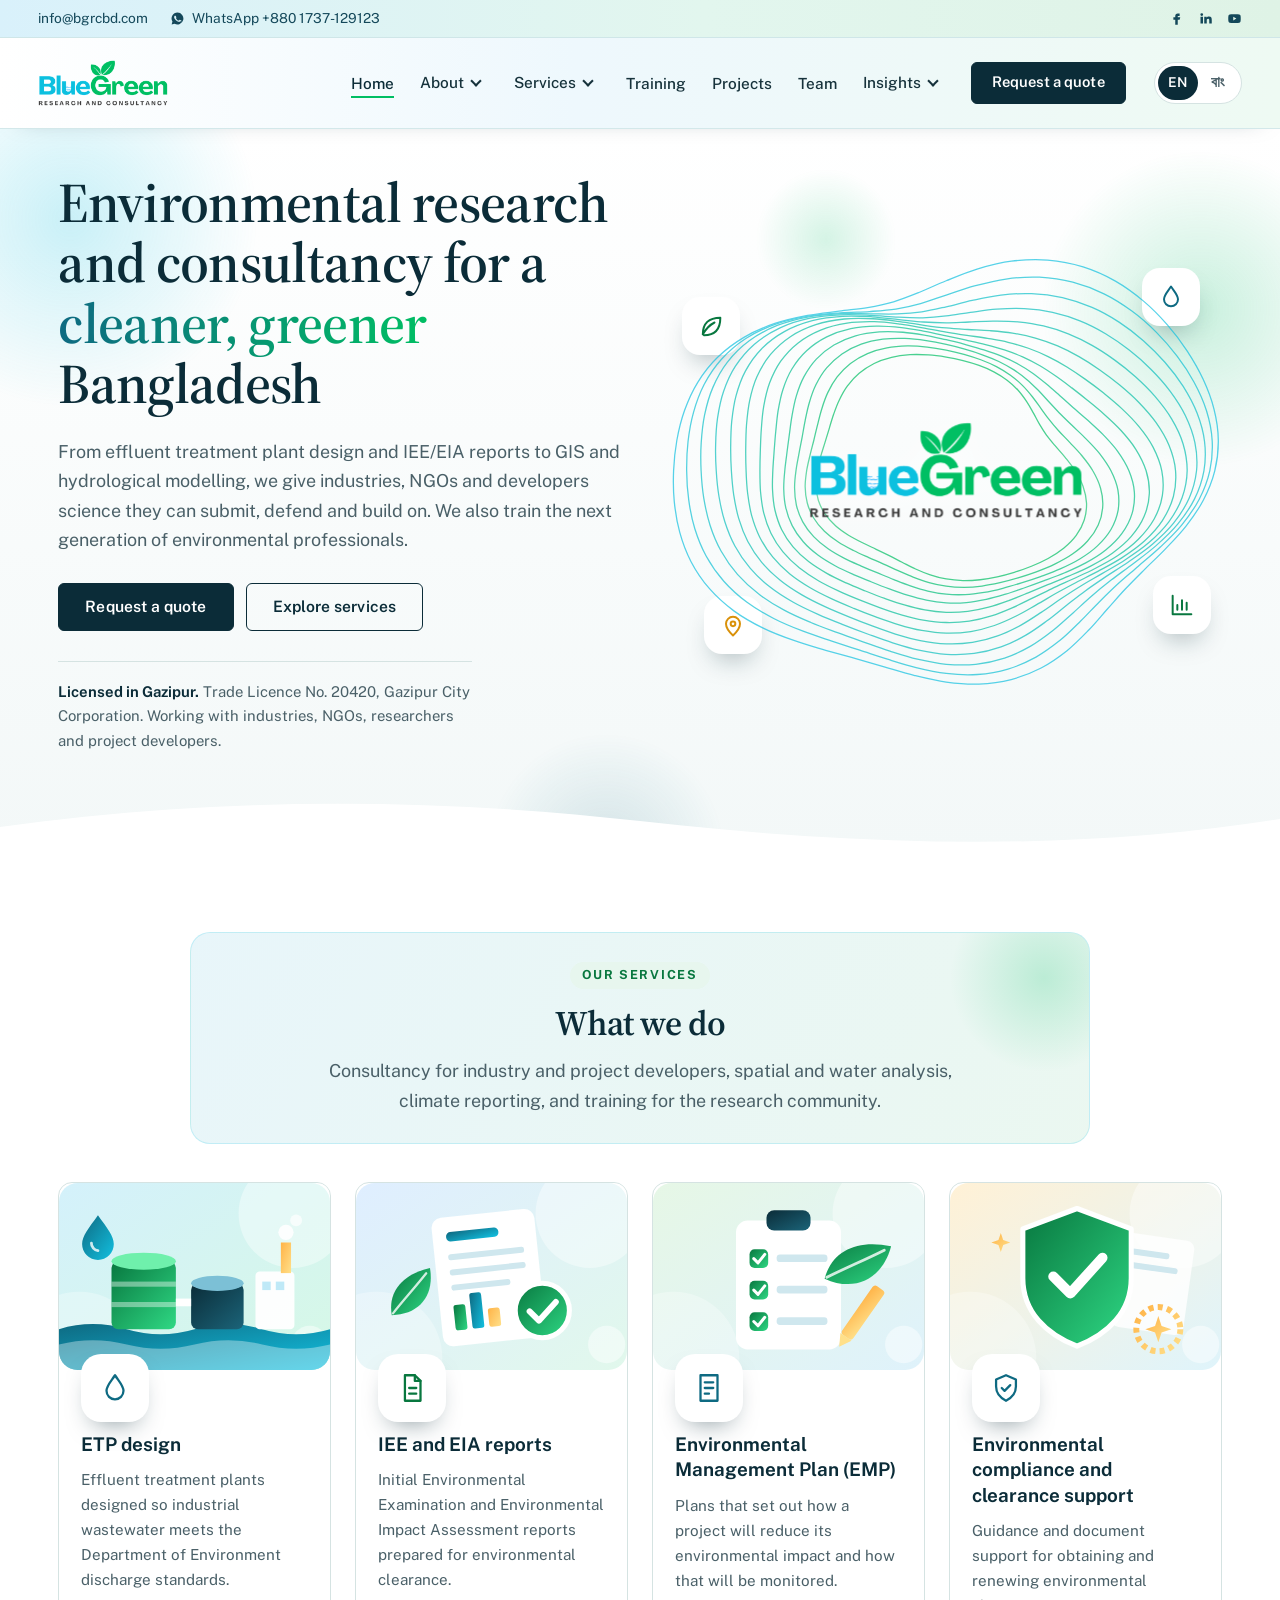
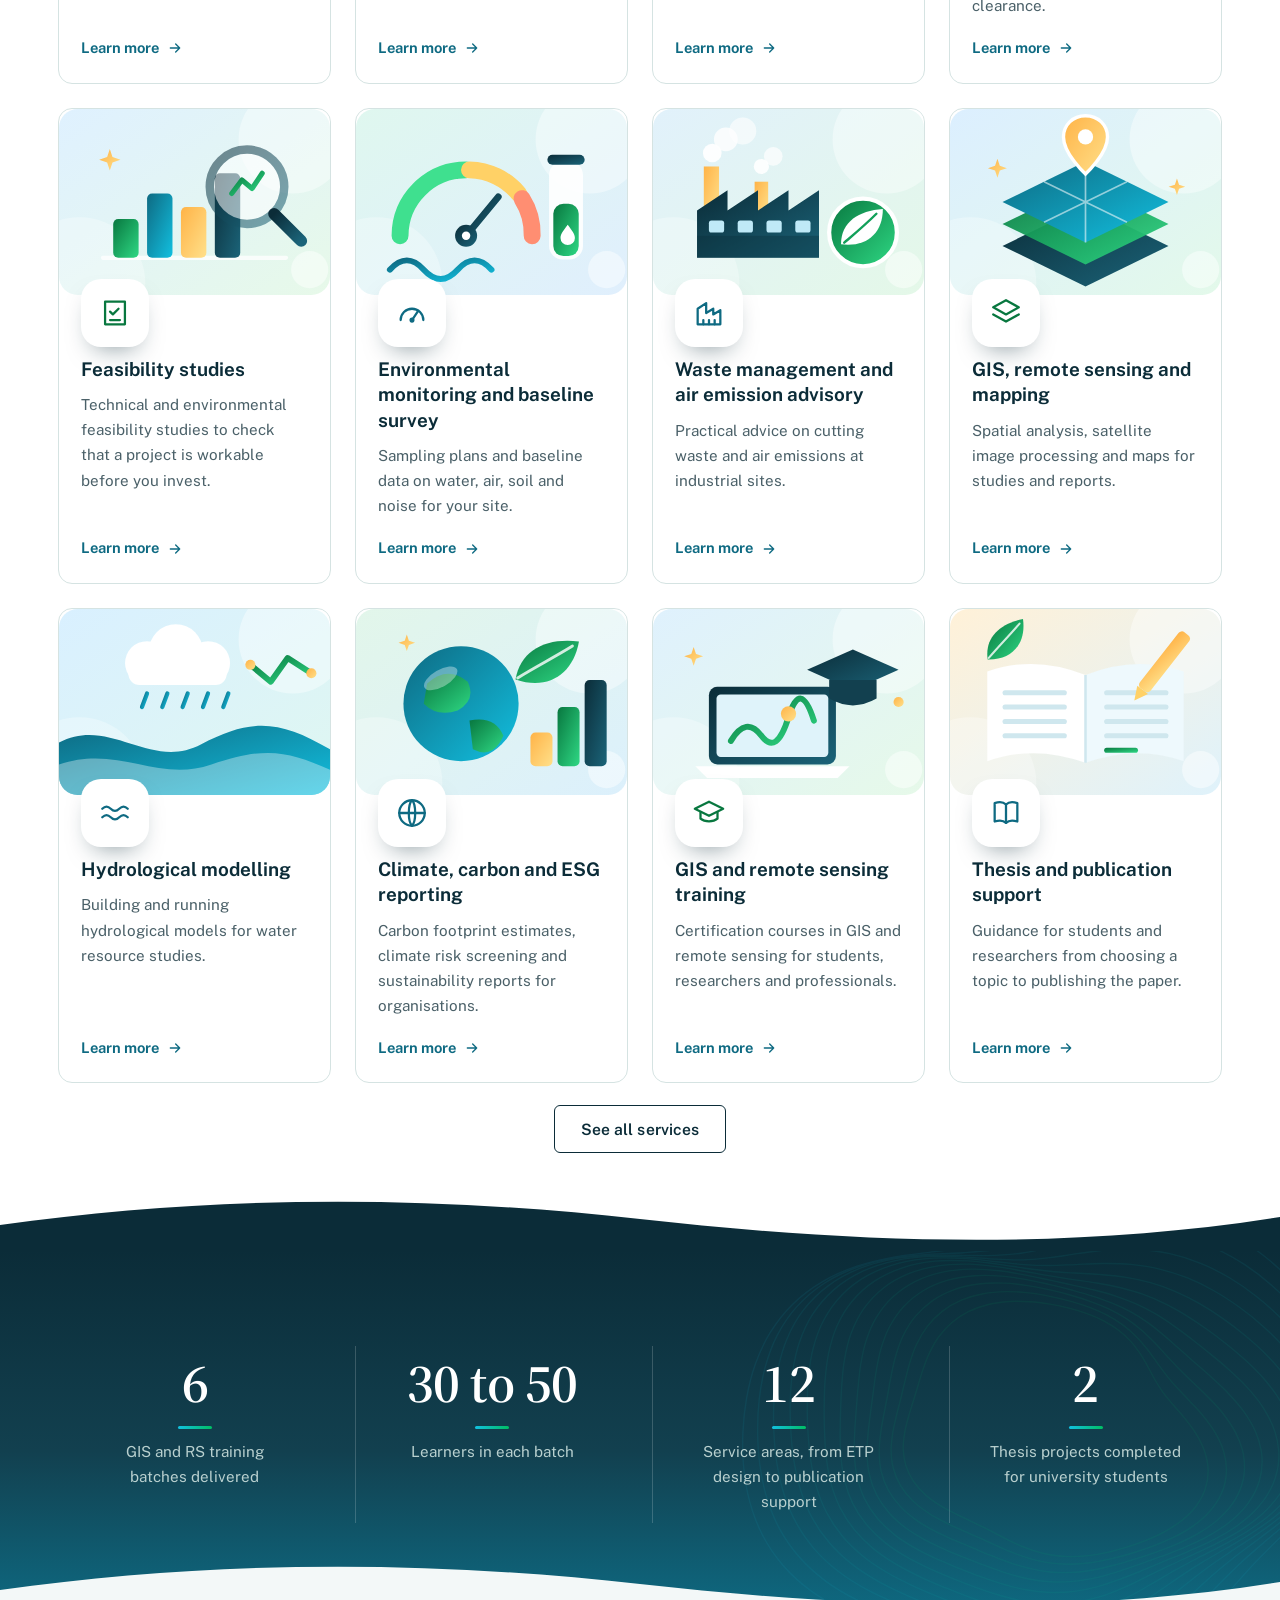
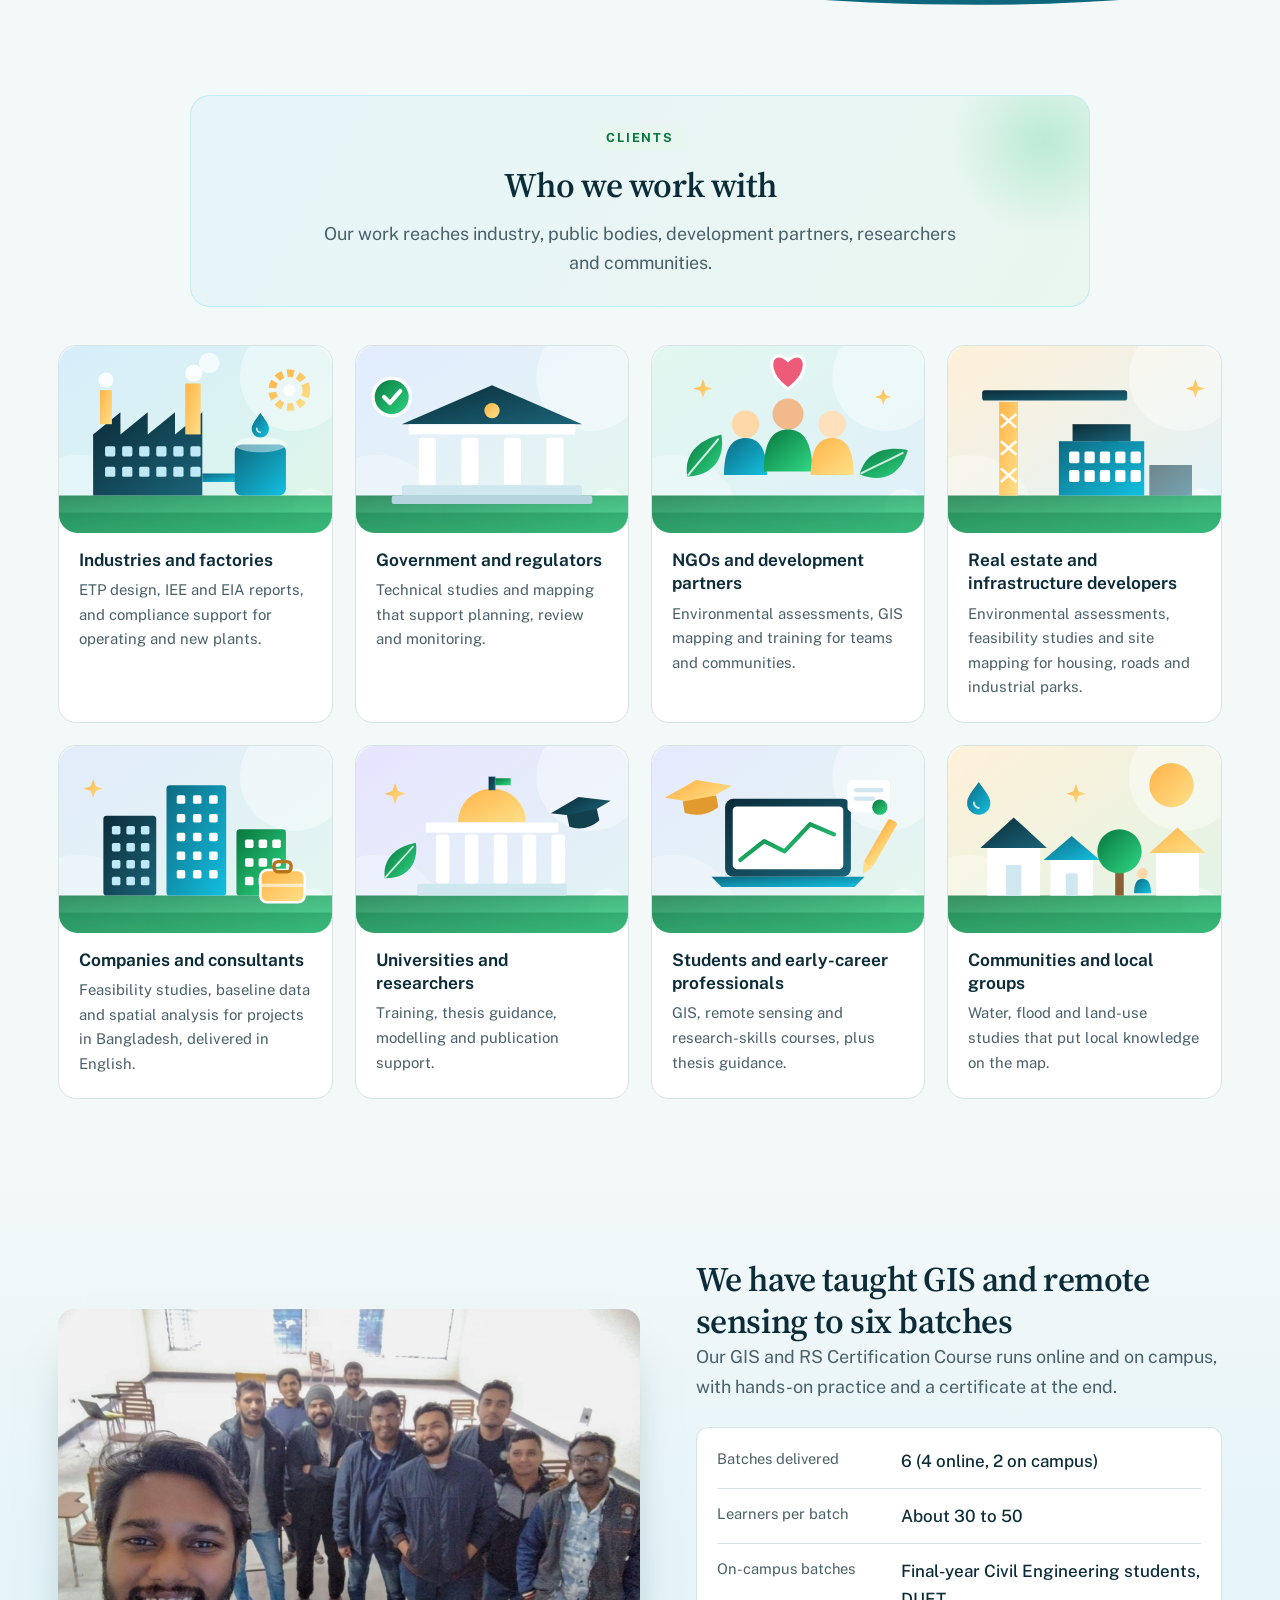
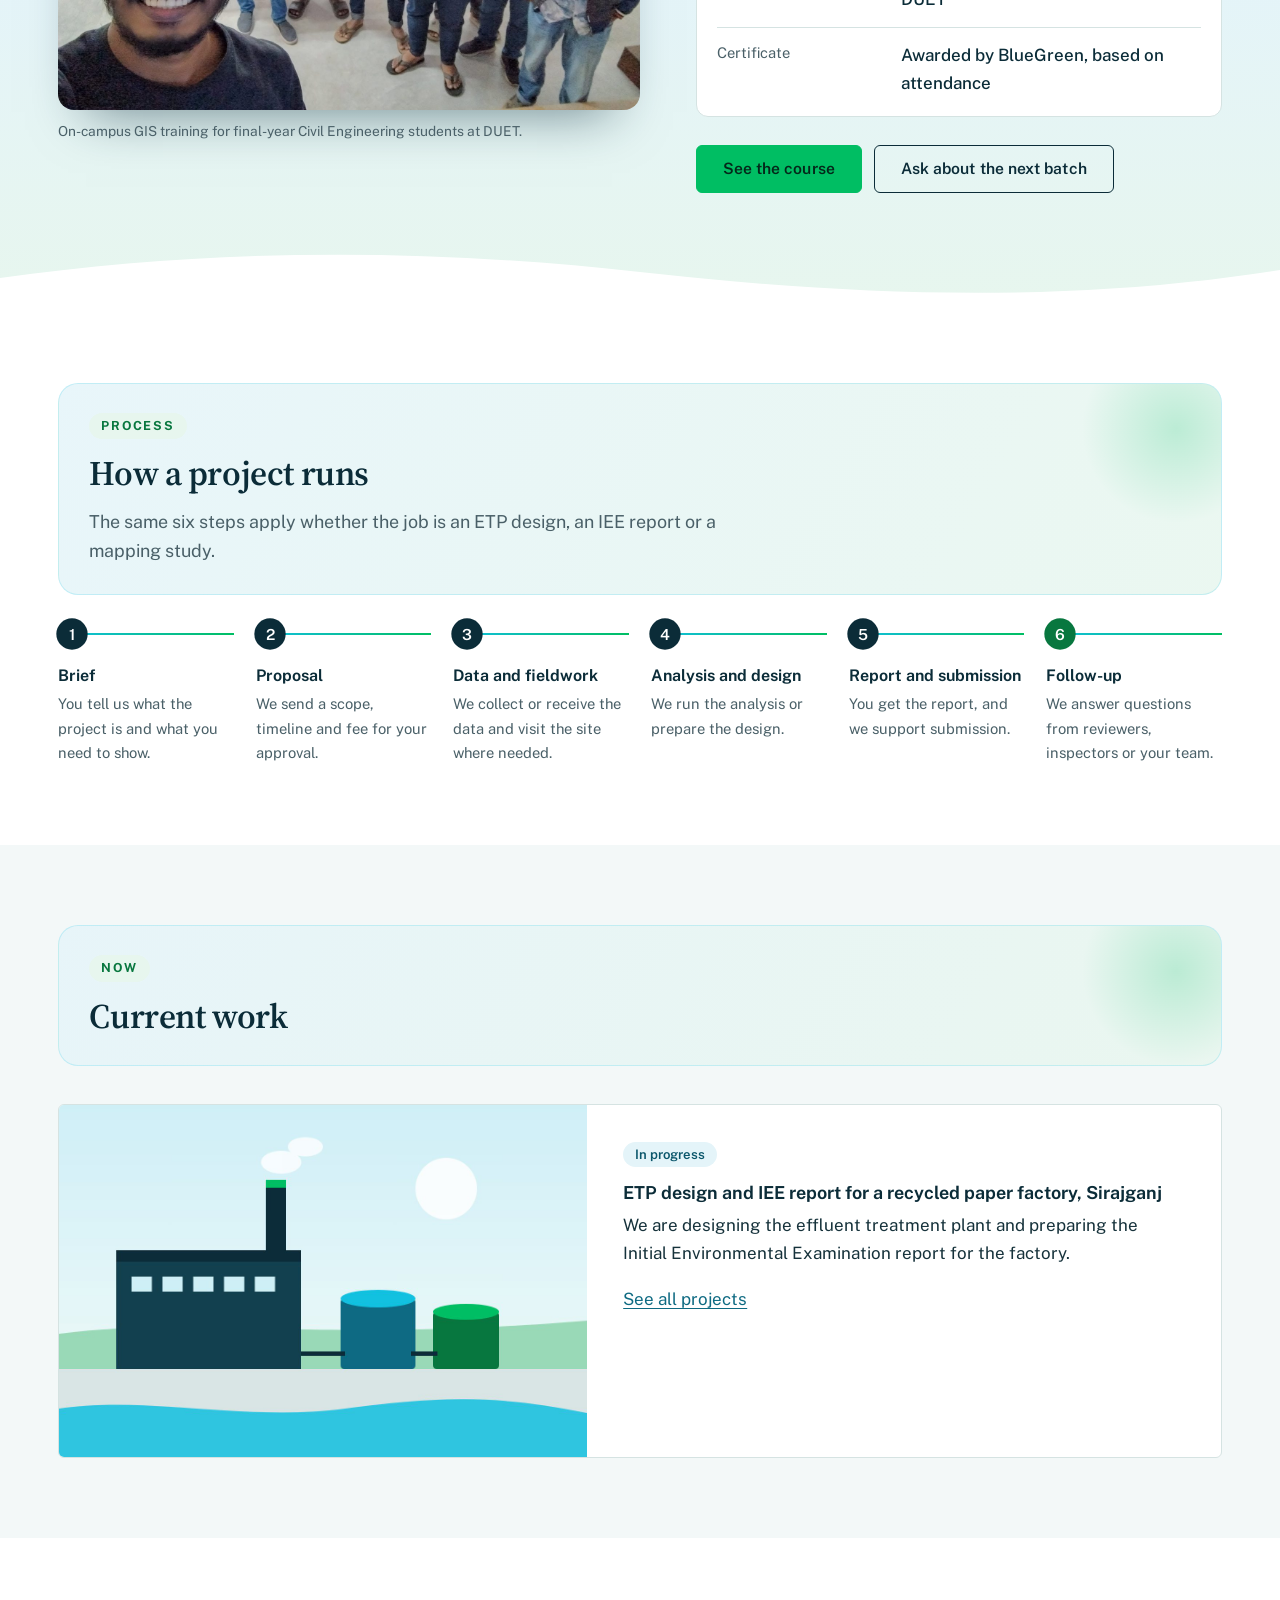
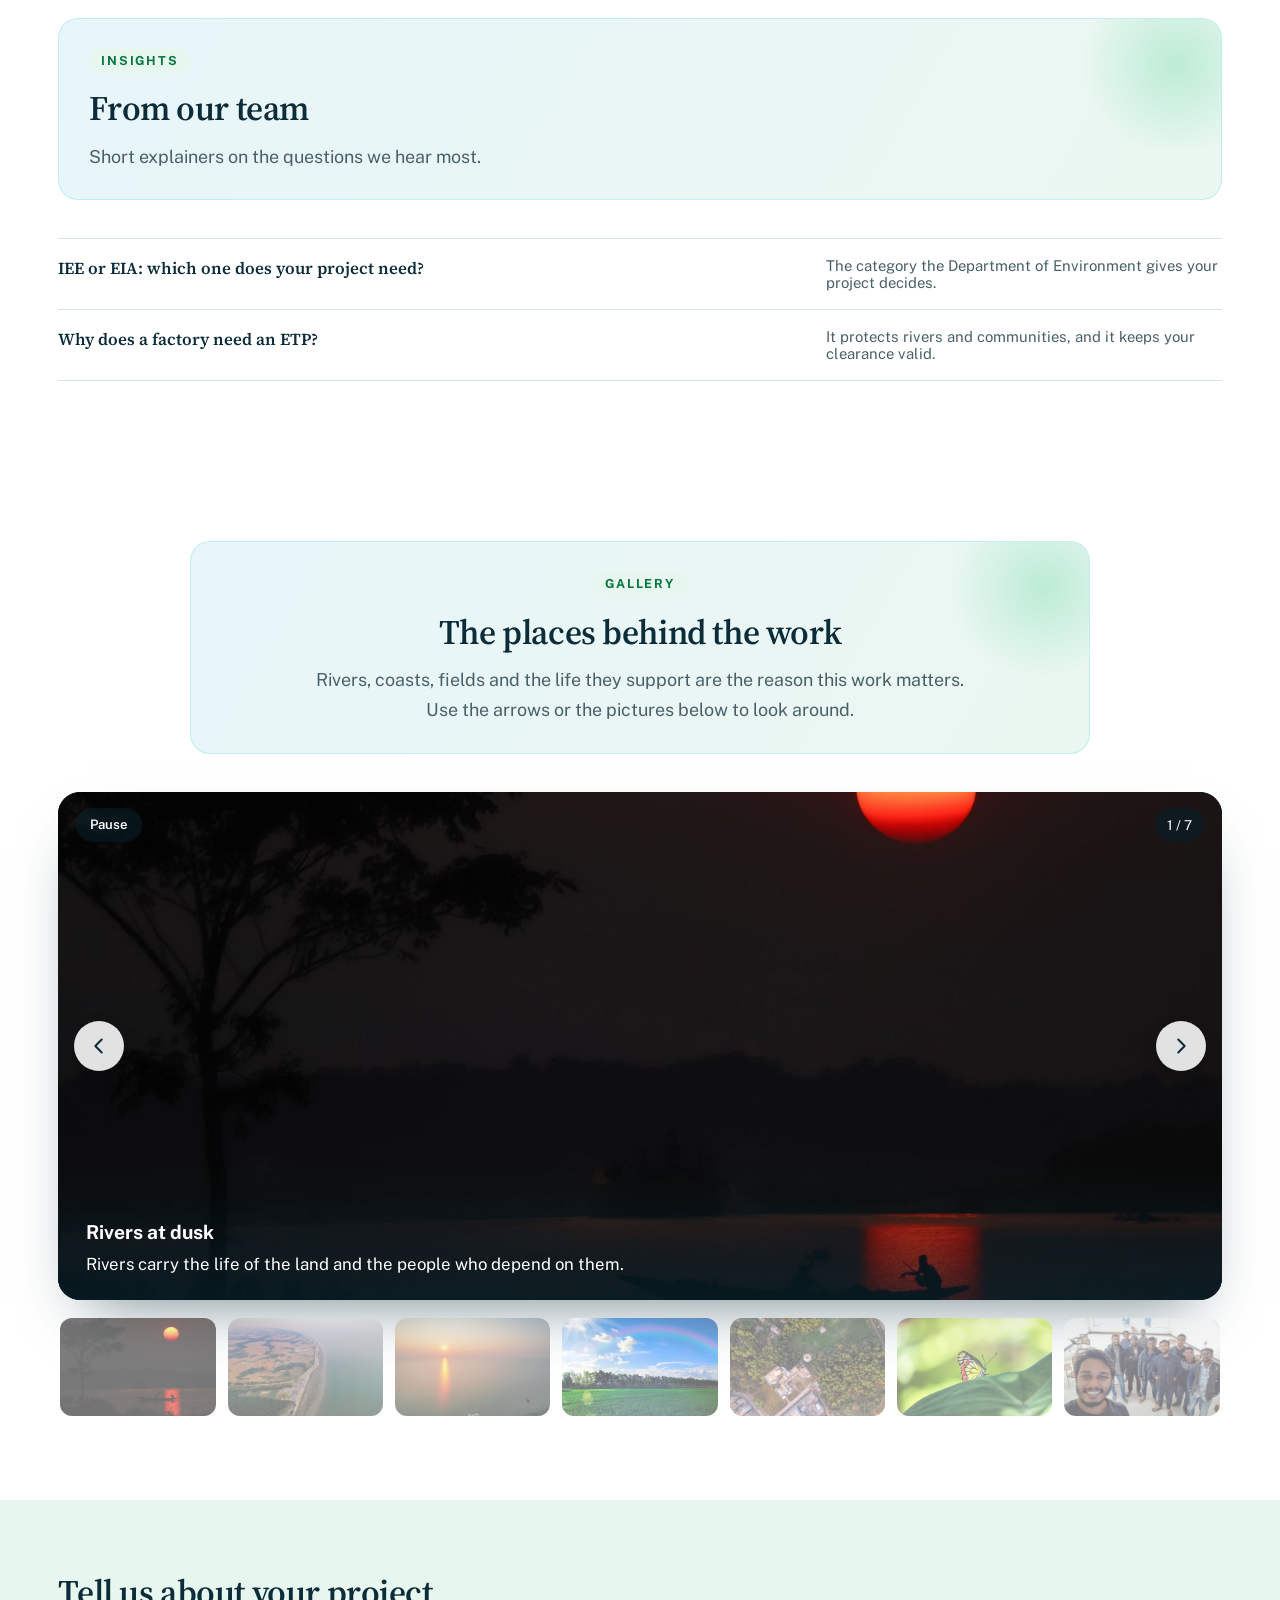
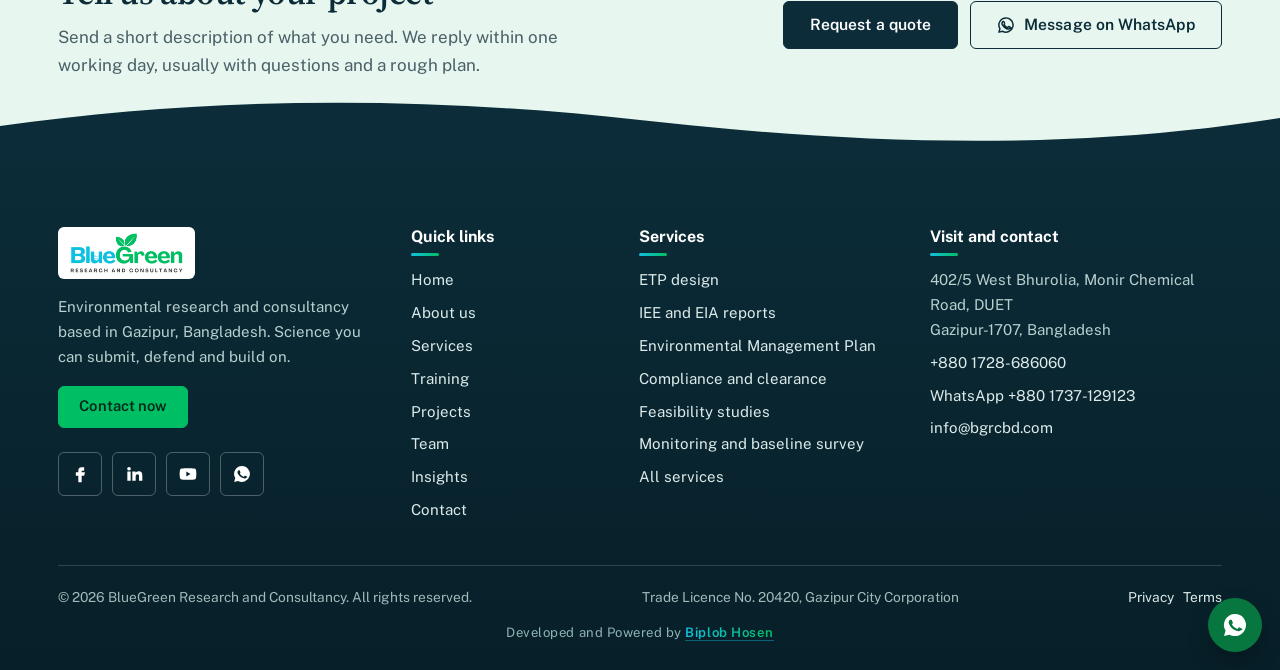
<file: index.html>
<!DOCTYPE html>
<html lang="en"><head><meta charset="utf-8">
<meta name="viewport" content="width=device-width, initial-scale=1">
<title>Environmental research and consultancy in Bangladesh</title>
<meta name="description" content="BlueGreen Research and Consultancy, Gazipur: ETP design, IEE and EIA reports, feasibility studies, GIS and remote sensing, hydrological modelling and research support.">
<meta name="theme-color" content="#0b2c38">
<meta property="og:type" content="website"><meta property="og:site_name" content="BlueGreen Research and Consultancy">
<meta property="og:title" content="Environmental research and consultancy in Bangladesh"><meta property="og:description" content="BlueGreen Research and Consultancy, Gazipur: ETP design, IEE and EIA reports, feasibility studies, GIS and remote sensing, hydrological modelling and research support."><meta property="og:image" content="https://www.bgrcbd.com/images/share.jpg"><meta property="og:url" content="https://www.bgrcbd.com/"><meta name="twitter:card" content="summary_large_image"><meta name="twitter:image" content="https://www.bgrcbd.com/images/share.jpg">
<link rel="canonical" href="https://www.bgrcbd.com/"><link rel="alternate" hreflang="en" href="https://www.bgrcbd.com/"><link rel="alternate" hreflang="bn" href="https://www.bgrcbd.com/bn/"><link rel="alternate" hreflang="x-default" href="https://www.bgrcbd.com/">
<link rel="icon" href="favicon.png" sizes="48x48"><link rel="icon" href="favicon-192.png" sizes="192x192" type="image/png"><link rel="apple-touch-icon" href="apple-touch-icon.png">
<link rel="preconnect" href="https://fonts.googleapis.com"><link rel="preconnect" href="https://fonts.gstatic.com" crossorigin>
<link href="https://fonts.googleapis.com/css2?family=Public+Sans:wght@400;500;600;700&family=Source+Serif+4:opsz,wght@8..60,500;8..60,600&display=swap" rel="stylesheet">
<link rel="stylesheet" href="style.css">
<script>document.documentElement.className+=" js"</script>
<script type="application/ld+json">{"@context": "https://schema.org", "@type": "ProfessionalService", "name": "BlueGreen Research and Consultancy", "url": "https://www.bgrcbd.com", "logo": "https://www.bgrcbd.com/logo.png", "email": "info@bgrcbd.com", "telephone": "+8801728686060", "address": {"@type": "PostalAddress", "streetAddress": "402/5 West Bhurolia, Monir Chemical Road, DUET", "addressLocality": "Gazipur", "postalCode": "1707", "addressCountry": "BD"}, "sameAs": ["https://www.facebook.com/bluegreenrand", "https://www.linkedin.com/company/bluegreen-research-and-consuntancy/", "https://www.youtube.com/@BlueGreenResearchandConsultanc"], "description": "Environmental research and consultancy: ETP design, IEE/EIA, GIS and remote sensing, training."}</script></head><body>
<a class="skip" href="#main">Skip to content</a>
<div class="topbar"><div class="wrap topbar-in">
<div class="tb-left"><a href="mailto:info@bgrcbd.com">info@bgrcbd.com</a><a href="https://wa.me/8801737129123?text=Hello%20BlueGreen%2C%20I%20would%20like%20to%20discuss%20a%20project." rel="noopener"><svg viewBox="0 0 24 24" aria-hidden="true"><path d="M12 2.5a9.5 9.5 0 0 0-8.1 14.4L2.6 21.5l4.7-1.2A9.5 9.5 0 1 0 12 2.5zm5.3 13.6c-.2.6-1.300 1.200-1.800 1.200-.5.100-1 .2-3.200-.7-2.700-1.100-4.400-3.800-4.600-4-.1-.2-1.100-1.400-1.100-2.700s.7-1.900.9-2.200c.2-.3.500-.3.700-.3h.5c.2 0 .4 0 .6.500l.8 1.900c.1.200.1.400 0 .6l-.4.600c-.2.200-.3.400-.1.700.2.300.8 1.300 1.700 2.100 1.100 1 2.100 1.300 2.400 1.500.3.100.5.100.6-.1l.9-1c.2-.3.400-.2.700-.1l1.800.9c.3.100.5.200.5.300.1.200.1.800-.1 1.300z"/></svg>WhatsApp +880 1737-129123</a></div>
<div class="tb-right"><a href="https://www.facebook.com/bluegreenrand" rel="noopener" aria-label="Facebook"><svg viewBox="0 0 24 24" aria-hidden="true"><path d="M14 8h3V4h-3a4 4 0 0 0-4 4v2H7v4h3v8h4v-8h3l1-4h-4V8z"/></svg></a><a href="https://www.linkedin.com/company/bluegreen-research-and-consuntancy/" rel="noopener" aria-label="LinkedIn"><svg viewBox="0 0 24 24" aria-hidden="true"><path d="M4 9h4v11H4zM6 3.5a2.2 2.2 0 1 1 0 4.4 2.2 2.2 0 0 1 0-4.4zM10 9h3.8v1.6c.6-1 1.9-1.9 3.8-1.9 4 0 4.4 2.6 4.4 6V20h-4v-4.8c0-1.3 0-2.9-1.8-2.9s-2.2 1.4-2.2 2.8V20h-4z"/></svg></a><a href="https://www.youtube.com/@BlueGreenResearchandConsultanc" rel="noopener" aria-label="YouTube"><svg viewBox="0 0 24 24" aria-hidden="true"><path d="M21.6 7.2a2.5 2.5 0 0 0-1.8-1.8C18.2 5 12 5 12 5s-6.2 0-7.8.4A2.5 2.5 0 0 0 2.4 7.2C2 8.8 2 12 2 12s0 3.2.4 4.8a2.5 2.5 0 0 0 1.8 1.8C5.8 19 12 19 12 19s6.2 0 7.8-.4a2.5 2.5 0 0 0 1.8-1.8c.4-1.6.4-4.8.4-4.8s0-3.2-.4-4.8zM10 15V9l5 3z"/></svg></a></div>
</div></div>
<header class="site-header"><nav class="wrap nav" aria-label="Main">
<a class="brand" href="./"><img src="logo.png" width="130" height="46" alt="BlueGreen Research and Consultancy - home"></a>
<button class="nav-toggle" type="button" aria-expanded="false" aria-controls="menu"><span></span><span></span><span></span><span class="sr">Menu</span></button>
<ul id="menu" class="menu"><li><a href="./" aria-current="page">Home</a></li><li class="has-sub"><a href="about">About</a><button class="sub-toggle" type="button" aria-expanded="false" aria-label="Open About menu"></button><ul class="sub "><li><a href="about">Who we are</a></li><li><a href="about#mission">Mission and values</a></li><li><a href="about#registration">Registration</a></li></ul></li><li class="has-sub"><a href="services">Services</a><button class="sub-toggle" type="button" aria-expanded="false" aria-label="Open Services menu"></button><div class="sub mega"><div class="mcol"><p class="mh">Industrial compliance</p><ul><li><a class="rich" href="services#etp"><span class="mi"><svg class="" viewBox="0 0 24 24" aria-hidden="true"><path d="M12 3C9 7.5 6 10.5 6 14a6 6 0 0 0 12 0c0-3.5-3-6.5-6-11z"/></svg></span><span class="mt"><b>ETP design</b><small>Clean wastewater, compliant discharge</small></span></a></li><li><a class="rich" href="services#iee-eia"><span class="mi"><svg class="" viewBox="0 0 24 24" aria-hidden="true"><path d="M7 3h7l4 4v14H7z"/><path d="M14 3v4h4M10 12h5M10 16h5"/></svg></span><span class="mt"><b>IEE and EIA reports</b><small>Reports for environmental clearance</small></span></a></li><li><a class="rich" href="services#emp"><span class="mi"><svg class="" viewBox="0 0 24 24" aria-hidden="true"><path d="M6 3h12v18H6z"/><path d="M9 8h6M9 12h6M9 16h3"/></svg></span><span class="mt"><b>Environmental Management Plan</b><small>Actions to limit and monitor impact</small></span></a></li><li><a class="rich" href="services#compliance"><span class="mi"><svg class="" viewBox="0 0 24 24" aria-hidden="true"><path d="M12 3 5 6v5c0 5 3 8 7 10 4-2 7-5 7-10V6z"/><path d="m9 12 2 2 4-4"/></svg></span><span class="mt"><b>Compliance and clearance</b><small>Clearance, renewals and inspections</small></span></a></li><li><a class="rich" href="services#waste-air"><span class="mi"><svg class="" viewBox="0 0 24 24" aria-hidden="true"><path d="M4 20h16V10l-5 3V9l-5 3V5L4 9z"/><path d="M8 20v-3M12 20v-3M16 20v-3"/></svg></span><span class="mt"><b>Waste and air emission advice</b><small>Less waste, cleaner emissions</small></span></a></li></ul></div><div class="mcol"><p class="mh">Environmental engineering and data</p><ul><li><a class="rich" href="services#feasibility"><span class="mi"><svg class="" viewBox="0 0 24 24" aria-hidden="true"><path d="M5 4h14v16H5z"/><path d="m8.5 11 2 2 4-4M8.5 17h7"/></svg></span><span class="mt"><b>Feasibility studies</b><small>Test the project before you invest</small></span></a></li><li><a class="rich" href="services#monitoring"><span class="mi"><svg class="" viewBox="0 0 24 24" aria-hidden="true"><path d="M4 17a8 8 0 1 1 16 0"/><path d="m12 17 4-6"/><circle cx="12" cy="17" r="1"/></svg></span><span class="mt"><b>Monitoring and baseline survey</b><small>Water, air, soil and noise data</small></span></a></li><li><a class="rich" href="services#gis"><span class="mi"><svg class="" viewBox="0 0 24 24" aria-hidden="true"><path d="m12 3 9 5-9 5-9-5z"/><path d="m3 13 9 5 9-5"/></svg></span><span class="mt"><b>GIS and remote sensing</b><small>Maps and satellite analysis</small></span></a></li><li><a class="rich" href="services#hydrology"><span class="mi"><svg class="" viewBox="0 0 24 24" aria-hidden="true"><path d="M3 9c2-2 4-2 6 0s4 2 6 0 4-2 6 0M3 15c2-2 4-2 6 0s4 2 6 0 4-2 6 0"/></svg></span><span class="mt"><b>Hydrological modelling</b><small>Rainfall, runoff and water balance</small></span></a></li><li><a class="rich" href="services#climate-esg"><span class="mi"><svg class="" viewBox="0 0 24 24" aria-hidden="true"><circle cx="12" cy="12" r="9"/><path d="M3 12h18M12 3c3 3 3 15 0 18M12 3c-3 3-3 15 0 18"/></svg></span><span class="mt"><b>Climate, carbon and ESG</b><small>Footprint, risk and sustainability reports</small></span></a></li></ul></div><div class="mcol"><p class="mh">Training and academia</p><ul><li><a class="rich" href="services#training"><span class="mi"><svg class="" viewBox="0 0 24 24" aria-hidden="true"><path d="m2 9 10-5 10 5-10 5z"/><path d="M6 11.5V16c3 2.5 9 2.5 12 0v-4.5"/></svg></span><span class="mt"><b>GIS and RS training</b><small>GIS and remote sensing courses</small></span></a></li><li><a class="rich" href="services#thesis"><span class="mi"><svg class="" viewBox="0 0 24 24" aria-hidden="true"><path d="M4 5c3-1 6-1 8 1 2-2 5-2 8-1v13c-3-1-6-1-8 1-2-2-5-2-8-1z"/><path d="M12 6v13"/></svg></span><span class="mt"><b>Thesis and publication support</b><small>From topic to published paper</small></span></a></li></ul></div><a class="mega-all" href="services">See all services</a></div></li><li><a href="training">Training</a></li><li><a href="projects">Projects</a></li><li><a href="team">Team</a></li><li class="has-sub"><a href="insights">Insights</a><button class="sub-toggle" type="button" aria-expanded="false" aria-label="Open Insights menu"></button><ul class="sub right"><li><a href="insights#iee-eia">IEE or EIA?</a></li><li><a href="insights#etp">Why a factory needs an ETP</a></li><li><a href="insights#gis">What is GIS?</a></li><li><a href="insights#remote-sensing">Satellite images, water and land</a></li><li><a href="insights#thesis">Choosing a thesis topic</a></li></ul></li><li><a class="btn btn-sm" href="contact">Request a quote</a></li></ul>
<div class="lang-sw" role="group" aria-label="Language"><a class="ls-en" href="./" lang="en" hreflang="en" aria-current="true">EN</a><a class="ls-bn" href="bn/" lang="bn" hreflang="bn">বাং</a></div>
</nav></header>
<main id="main">

<section class="hero"><div class="hero-deco" aria-hidden="true"><i class="b1"></i><i class="b2"></i><i class="b3"></i><i class="b4"></i></div><div class="wrap hero-grid">
<div>
<h1>Environmental research and consultancy for a <span class="grad">cleaner, greener</span> Bangladesh</h1>
<p class="lead">From effluent treatment plant design and IEE/EIA reports to GIS and hydrological modelling, we give industries, NGOs and developers science they can submit, defend and build on. We also train the next generation of environmental professionals.</p>
<div class="btn-row"><a class="btn" href="contact">Request a quote</a><a class="btn btn-line" href="services">Explore services</a></div>
<p class="hero-note"><b>Licensed in Gazipur.</b> Trade Licence No. 20420, Gazipur City Corporation. Working with industries, NGOs, researchers and project developers.</p>
</div>
<div class="emblem" aria-hidden="false">
<span class="fl f1" aria-hidden="true"><svg class="" viewBox="0 0 24 24" aria-hidden="true"><path d="M5 19c0-9 5-14 15-14 0 10-5 15-14 15"/><path d="M5 19c3-5 6-8 10-10"/></svg></span><span class="fl f2" aria-hidden="true"><svg class="" viewBox="0 0 24 24" aria-hidden="true"><path d="M12 3C9 7.5 6 10.5 6 14a6 6 0 0 0 12 0c0-3.5-3-6.5-6-11z"/></svg></span><span class="fl f3" aria-hidden="true"><svg class="" viewBox="0 0 24 24" aria-hidden="true"><path d="M12 21s-6-5.5-6-10a6 6 0 0 1 12 0c0 4.5-6 10-6 10z"/><circle cx="12" cy="11" r="2"/></svg></span><span class="fl f4" aria-hidden="true"><svg class="" viewBox="0 0 24 24" aria-hidden="true"><path d="M4 20V4M4 20h16M8 16v-4M12 16V8M16 16v-6"/></svg></span>
<svg viewBox="0 0 640 560" aria-hidden="true" focusable="false"><circle class="rip" cx="320" cy="280" r="120" style="--r:0"/><circle class="rip" cx="320" cy="280" r="120" style="--r:1"/><circle class="rip" cx="320" cy="280" r="120" style="--r:2"/><g class="contours"><path d="M470.0,280.0C473.5,285.6 477.0,291.8 479.1,298.0C481.3,304.3 482.9,311.1 483.2,317.6C483.4,324.1 482.5,330.9 480.5,337.2C478.6,343.4 475.2,349.6 471.2,355.1C467.2,360.6 462.0,365.6 456.6,370.1C451.1,374.6 444.8,378.5 438.5,382.0C432.3,385.4 425.6,388.4 419.1,391.0C412.5,393.7 405.8,396.0 399.2,398.0C392.6,400.0 386.0,401.8 379.4,403.3C372.7,404.7 366.1,405.9 359.5,406.7C352.8,407.4 346.1,407.8 339.5,407.7C333.0,407.5 326.3,406.9 320.0,405.8C313.7,404.7 307.4,403.0 301.5,401.0C295.5,399.1 289.9,396.7 284.4,394.2C279.0,391.8 273.9,389.0 268.7,386.4C263.6,383.8 258.8,381.2 253.8,378.7C248.7,376.1 243.8,373.7 238.6,371.3C233.4,368.8 228.0,366.4 222.7,363.7C217.3,361.0 211.7,358.2 206.4,354.9C201.2,351.6 195.8,348.0 191.3,343.9C186.7,339.8 182.4,335.1 179.1,330.2C175.7,325.3 173.1,319.8 171.3,314.3C169.6,308.8 168.8,302.9 168.5,297.1C168.3,291.4 169.1,285.6 170.0,280.0C170.9,274.4 172.5,268.9 174.0,263.5C175.5,258.1 177.3,252.8 178.9,247.5C180.5,242.2 182.1,236.9 183.8,231.5C185.4,226.0 187.0,220.5 188.9,214.9C190.9,209.3 192.8,203.5 195.6,197.9C198.3,192.3 201.3,186.5 205.2,181.3C209.1,176.1 213.6,170.9 218.8,166.6C224.0,162.2 230.0,158.3 236.2,155.2C242.5,152.1 249.5,149.8 256.5,148.1C263.4,146.4 270.8,145.5 277.9,145.0C285.1,144.5 292.4,144.8 299.4,145.3C306.4,145.7 313.3,146.7 320.0,147.8C326.7,148.9 333.3,150.3 339.6,151.9C346.0,153.5 352.2,155.3 358.2,157.5C364.1,159.6 370.0,162.1 375.4,164.9C380.9,167.8 386.1,171.0 390.8,174.6C395.5,178.1 399.8,182.2 403.6,186.3C407.4,190.5 410.6,195.1 413.6,199.5C416.6,204.0 419.0,208.6 421.5,213.0C424.0,217.5 426.1,221.8 428.6,226.1C431.1,230.3 433.6,234.3 436.6,238.5C439.6,242.6 443.0,246.5 446.6,250.8C450.2,255.1 454.4,259.5 458.3,264.3C462.2,269.2 466.5,274.4 470.0,280.0Z" stroke="#00be63" pathLength="1" style="--i:0"/>
<path d="M490.5,280.0C494.2,286.4 497.6,293.3 499.5,300.3C501.5,307.3 502.5,314.8 502.0,321.9C501.6,329.1 499.8,336.4 496.8,343.0C493.9,349.6 489.5,356.0 484.4,361.6C479.4,367.3 473.1,372.4 466.8,376.8C460.4,381.3 453.2,385.1 446.2,388.5C439.2,392.0 431.9,394.8 424.8,397.5C417.7,400.1 410.6,402.4 403.6,404.5C396.5,406.6 389.6,408.5 382.6,410.1C375.7,411.6 368.7,413.1 361.7,414.0C354.8,414.9 347.7,415.5 340.8,415.6C333.8,415.6 326.8,415.2 320.0,414.2C313.2,413.3 306.5,411.8 300.1,410.0C293.7,408.2 287.5,405.9 281.5,403.6C275.5,401.3 269.8,398.6 264.1,396.1C258.4,393.6 252.9,391.0 247.2,388.5C241.5,385.9 235.8,383.5 230.0,380.9C224.2,378.3 218.1,375.7 212.2,372.7C206.3,369.7 200.1,366.6 194.5,362.8C188.8,359.1 183.2,355.0 178.4,350.3C173.6,345.7 169.2,340.4 165.9,334.9C162.6,329.4 160.0,323.3 158.4,317.2C156.7,311.2 156.1,304.8 156.0,298.6C155.9,292.4 156.8,286.1 157.7,280.0C158.7,273.9 160.2,268.0 161.6,262.1C163.0,256.2 164.6,250.4 166.1,244.5C167.5,238.6 168.8,232.8 170.4,226.7C171.9,220.6 173.3,214.4 175.3,208.1C177.2,201.9 179.3,195.3 182.3,189.1C185.3,182.9 188.8,176.6 193.2,170.9C197.5,165.3 202.8,159.8 208.7,155.2C214.6,150.7 221.4,146.7 228.5,143.7C235.5,140.6 243.4,138.4 251.1,137.0C258.8,135.5 267.0,135.0 274.8,134.8C282.6,134.7 290.4,135.3 298.0,136.2C305.5,137.0 312.9,138.3 320.0,139.7C327.1,141.1 334.0,142.8 340.7,144.7C347.4,146.6 353.9,148.6 360.2,150.9C366.5,153.3 372.6,155.9 378.4,158.8C384.1,161.8 389.6,165.1 394.7,168.8C399.7,172.4 404.4,176.5 408.6,180.7C412.9,184.9 416.6,189.4 420.2,193.9C423.7,198.3 426.8,202.9 430.1,207.4C433.3,211.8 436.3,216.2 439.8,220.5C443.2,224.9 446.7,229.0 450.7,233.4C454.7,237.8 459.1,242.1 463.6,246.9C468.0,251.7 473.1,256.6 477.6,262.2C482.1,267.7 486.9,273.6 490.5,280.0Z" stroke="#02be6e" pathLength="1" style="--i:1"/>
<path d="M511.6,280.0C515.2,287.1 518.3,294.9 519.7,302.6C521.0,310.3 521.2,318.5 519.9,326.1C518.5,333.7 515.6,341.4 511.6,348.3C507.6,355.1 502.0,361.6 495.9,367.3C489.9,373.1 482.6,378.1 475.3,382.5C468.1,387.0 460.2,390.6 452.6,394.0C445.0,397.4 437.2,400.2 429.7,403.0C422.2,405.7 414.8,408.1 407.5,410.3C400.2,412.6 393.1,414.8 385.8,416.6C378.6,418.5 371.4,420.3 364.1,421.5C356.8,422.7 349.4,423.7 342.0,424.0C334.7,424.3 327.2,424.2 320.0,423.5C312.8,422.8 305.5,421.4 298.6,419.8C291.6,418.2 284.9,416.0 278.3,413.8C271.7,411.6 265.4,409.0 259.1,406.5C252.7,404.0 246.6,401.4 240.3,398.8C233.9,396.2 227.6,393.6 221.2,390.8C214.7,387.9 208.1,385.1 201.7,381.8C195.3,378.4 188.6,374.8 182.7,370.6C176.7,366.4 170.8,361.7 165.9,356.5C161.0,351.3 156.5,345.5 153.2,339.4C149.9,333.4 147.4,326.7 145.8,320.1C144.3,313.6 143.8,306.7 143.7,300.0C143.6,293.3 144.4,286.6 145.3,280.0C146.1,273.4 147.5,267.0 148.7,260.6C149.9,254.2 151.1,247.9 152.4,241.4C153.6,234.9 154.6,228.3 156.0,221.6C157.4,214.8 158.7,207.9 160.8,200.9C162.8,194.0 165.1,186.8 168.5,180.0C171.9,173.3 175.9,166.4 181.0,160.4C186.0,154.5 192.1,148.8 198.8,144.1C205.5,139.5 213.3,135.7 221.2,132.8C229.1,129.9 237.8,128.1 246.3,127.0C254.8,125.9 263.6,125.8 272.0,126.1C280.5,126.3 288.8,127.4 296.8,128.6C304.8,129.8 312.5,131.4 320.0,133.1C327.5,134.7 334.6,136.6 341.6,138.6C348.7,140.6 355.5,142.7 362.0,145.1C368.6,147.4 375.1,150.0 381.2,152.9C387.3,155.9 393.2,159.1 398.8,162.7C404.3,166.3 409.4,170.2 414.3,174.3C419.1,178.4 423.5,182.9 427.9,187.2C432.2,191.6 436.1,196.2 440.2,200.6C444.4,205.1 448.4,209.5 452.8,214.0C457.3,218.6 461.9,223.0 466.8,227.7C471.7,232.5 477.1,237.2 482.3,242.6C487.6,247.9 493.3,253.6 498.2,259.8C503.0,266.1 508.0,272.9 511.6,280.0Z" stroke="#03be7a" pathLength="1" style="--i:2"/>
<path d="M532.5,280.0C535.8,287.9 538.2,296.5 538.8,304.8C539.4,313.1 538.5,321.8 536.1,329.8C533.7,337.8 529.5,345.8 524.4,352.8C519.3,359.9 512.5,366.4 505.5,372.1C498.5,377.8 490.3,382.7 482.3,387.1C474.4,391.5 465.9,395.1 457.9,398.6C449.8,402.0 441.8,404.9 434.0,407.8C426.3,410.7 418.8,413.4 411.3,416.0C403.8,418.6 396.5,421.2 389.1,423.5C381.6,425.7 374.2,427.9 366.6,429.6C359.0,431.2 351.2,432.6 343.5,433.2C335.7,433.9 327.7,434.0 320.0,433.6C312.3,433.1 304.5,432.0 297.0,430.5C289.5,429.0 282.1,426.9 274.9,424.7C267.7,422.5 260.8,419.9 253.9,417.3C246.9,414.8 240.1,412.1 233.2,409.3C226.3,406.5 219.3,403.8 212.3,400.7C205.4,397.6 198.2,394.4 191.3,390.7C184.5,386.9 177.4,382.9 171.2,378.2C164.9,373.5 158.8,368.3 153.8,362.5C148.7,356.8 144.2,350.4 140.9,343.8C137.5,337.2 135.1,330.1 133.5,323.0C131.8,315.9 131.3,308.5 131.1,301.4C130.9,294.2 131.6,287.1 132.3,280.0C132.9,272.9 134.0,266.0 134.8,259.0C135.7,252.0 136.6,245.1 137.6,238.0C138.6,230.8 139.3,223.5 140.7,216.1C142.0,208.7 143.3,201.0 145.6,193.4C147.9,185.8 150.6,178.0 154.5,170.8C158.4,163.6 163.2,156.3 169.0,150.1C174.8,144.0 181.9,138.2 189.5,133.7C197.1,129.2 205.9,125.6 214.6,123.1C223.4,120.5 233.0,119.2 242.2,118.5C251.4,117.8 260.9,118.2 269.8,118.9C278.8,119.6 287.5,121.1 295.9,122.5C304.3,124.0 312.2,125.9 320.0,127.6C327.8,129.4 335.2,131.3 342.5,133.2C349.8,135.2 356.9,137.1 363.8,139.4C370.8,141.6 377.6,143.9 384.2,146.7C390.8,149.4 397.3,152.4 403.4,155.8C409.5,159.1 415.4,162.9 421.0,166.8C426.6,170.8 431.8,175.1 437.0,179.4C442.2,183.7 447.1,188.2 452.2,192.7C457.4,197.3 462.4,201.8 467.8,206.6C473.3,211.4 478.9,216.1 484.7,221.3C490.4,226.6 496.7,231.9 502.5,238.0C508.2,244.0 514.4,250.4 519.4,257.4C524.4,264.4 529.3,272.1 532.5,280.0Z" stroke="#05bf85" pathLength="1" style="--i:3"/>
<path d="M552.5,280.0C555.1,288.6 556.6,297.9 556.2,306.7C555.8,315.6 553.7,324.7 550.2,333.0C546.7,341.4 541.2,349.5 535.0,356.6C528.9,363.7 521.0,370.2 513.2,375.9C505.3,381.6 496.4,386.4 488.0,390.8C479.5,395.3 470.7,398.9 462.4,402.5C454.1,406.1 446.0,409.2 438.2,412.4C430.3,415.7 422.8,418.8 415.3,421.9C407.7,425.0 400.3,428.1 392.7,430.9C385.0,433.7 377.4,436.5 369.4,438.6C361.5,440.7 353.3,442.5 345.0,443.5C336.8,444.5 328.3,444.9 320.0,444.6C311.7,444.3 303.3,443.3 295.2,441.8C287.1,440.4 279.2,438.3 271.4,436.0C263.6,433.8 256.1,431.1 248.5,428.4C241.0,425.7 233.6,422.8 226.1,419.8C218.7,416.8 211.1,413.8 203.6,410.4C196.2,407.0 188.5,403.5 181.2,399.3C174.0,395.2 166.6,390.7 160.0,385.6C153.5,380.4 147.2,374.6 141.9,368.4C136.7,362.2 132.1,355.3 128.6,348.2C125.1,341.1 122.7,333.4 120.9,325.9C119.1,318.3 118.5,310.5 118.1,302.9C117.6,295.2 118.1,287.6 118.4,280.0C118.7,272.4 119.4,265.0 119.9,257.3C120.5,249.7 121.0,242.2 121.8,234.3C122.6,226.5 123.2,218.5 124.5,210.4C125.9,202.3 127.4,193.8 130.1,185.7C132.7,177.6 136.0,169.2 140.6,161.6C145.2,154.1 150.9,146.6 157.7,140.4C164.4,134.2 172.6,128.6 181.1,124.3C189.7,120.1 199.5,116.9 209.1,114.8C218.7,112.7 229.1,111.9 238.9,111.7C248.8,111.4 258.7,112.4 268.1,113.4C277.5,114.5 286.5,116.3 295.2,117.9C303.8,119.5 312.0,121.4 320.0,123.1C328.0,124.8 335.6,126.4 343.3,128.1C350.9,129.8 358.3,131.4 365.7,133.2C373.1,135.1 380.5,137.0 387.7,139.4C394.9,141.8 402.1,144.5 408.9,147.5C415.8,150.6 422.5,154.1 429.0,157.8C435.5,161.6 441.7,165.8 447.8,170.1C454.0,174.4 459.9,178.9 466.1,183.6C472.2,188.3 478.3,193.1 484.6,198.3C490.9,203.4 497.5,208.7 503.9,214.5C510.4,220.3 517.2,226.4 523.3,233.2C529.4,239.9 535.6,247.2 540.5,255.0C545.4,262.8 549.8,271.4 552.5,280.0Z" stroke="#07bf90" pathLength="1" style="--i:4"/>
<path d="M570.7,280.0C572.5,289.3 572.9,299.2 571.4,308.5C570.0,317.8 566.6,327.2 562.0,335.8C557.3,344.3 550.7,352.4 543.5,359.6C536.4,366.8 527.7,373.2 519.2,378.9C510.7,384.6 501.4,389.4 492.6,393.9C483.9,398.5 475.0,402.2 466.7,406.1C458.3,410.0 450.3,413.6 442.5,417.3C434.6,421.0 427.3,424.7 419.6,428.4C412.0,432.1 404.6,436.0 396.7,439.3C388.9,442.7 380.9,446.1 372.6,448.7C364.2,451.3 355.5,453.5 346.8,454.8C338.0,456.1 328.9,456.6 320.0,456.4C311.1,456.3 302.1,455.2 293.4,453.7C284.7,452.2 276.2,449.9 267.8,447.5C259.5,445.1 251.4,442.2 243.3,439.3C235.2,436.4 227.2,433.3 219.2,430.1C211.2,426.9 203.2,423.6 195.2,419.9C187.2,416.1 179.1,412.3 171.4,407.8C163.7,403.3 156.0,398.3 149.1,392.8C142.2,387.2 135.7,380.9 130.2,374.3C124.7,367.6 119.9,360.2 116.2,352.6C112.5,345.0 109.8,336.9 107.8,328.9C105.8,320.9 104.9,312.6 104.1,304.4C103.4,296.3 103.4,288.2 103.4,280.0C103.4,271.8 103.6,263.8 103.9,255.5C104.2,247.3 104.4,239.0 105.1,230.5C105.7,222.0 106.3,213.2 107.9,204.5C109.5,195.7 111.4,186.6 114.6,178.0C117.9,169.4 122.0,160.7 127.4,152.9C132.9,145.2 139.7,137.7 147.5,131.6C155.2,125.5 164.5,120.3 174.0,116.4C183.6,112.5 194.3,109.9 204.7,108.3C215.1,106.6 226.1,106.4 236.5,106.6C246.9,106.8 257.2,108.2 266.9,109.4C276.5,110.7 285.8,112.6 294.6,114.1C303.5,115.7 311.7,117.3 320.0,118.7C328.3,120.1 336.1,121.3 344.1,122.5C352.1,123.7 360.0,124.7 368.0,126.0C375.9,127.4 384.0,128.7 391.9,130.6C399.9,132.6 407.9,134.8 415.6,137.5C423.4,140.3 431.1,143.5 438.5,147.2C446.0,150.8 453.2,154.9 460.4,159.3C467.5,163.7 474.5,168.4 481.5,173.4C488.6,178.4 495.6,183.6 502.7,189.3C509.7,195.0 517.0,200.9 523.9,207.4C530.8,213.9 537.9,220.8 544.0,228.4C550.2,235.9 556.2,244.1 560.7,252.8C565.1,261.4 568.9,270.7 570.7,280.0Z" stroke="#08bf9c" pathLength="1" style="--i:5"/>
<path d="M586.7,280.0C587.5,289.9 586.7,300.3 584.2,309.9C581.6,319.6 577.0,329.2 571.4,337.9C565.7,346.6 558.0,354.8 550.2,362.0C542.3,369.2 533.0,375.5 524.1,381.3C515.2,387.1 505.7,391.9 496.9,396.7C488.0,401.5 479.3,405.6 471.1,409.9C462.8,414.2 455.1,418.4 447.3,422.7C439.6,427.1 432.4,431.6 424.7,435.9C417.0,440.3 409.5,444.9 401.4,448.9C393.3,452.9 384.8,456.9 376.1,459.9C367.3,462.9 358.0,465.4 348.6,466.9C339.3,468.4 329.5,469.0 320.0,468.8C310.5,468.6 300.9,467.3 291.6,465.7C282.3,464.0 273.2,461.5 264.3,458.8C255.4,456.2 246.8,453.1 238.1,450.0C229.5,446.8 221.1,443.5 212.6,440.0C204.1,436.5 195.5,433.0 187.0,429.0C178.6,425.0 170.0,420.9 161.8,416.0C153.7,411.2 145.5,405.9 138.2,400.0C130.9,394.0 124.0,387.3 118.2,380.2C112.3,373.1 107.3,365.2 103.2,357.2C99.2,349.2 96.2,340.6 93.8,332.1C91.5,323.6 90.2,314.8 89.1,306.1C88.0,297.5 87.6,288.8 87.3,280.0C86.9,271.2 86.8,262.5 86.9,253.6C87.0,244.7 87.1,235.7 87.8,226.5C88.6,217.3 89.4,207.9 91.4,198.6C93.4,189.3 95.9,179.6 99.9,170.7C103.9,161.8 109.0,152.8 115.5,145.0C122.0,137.3 129.9,130.0 138.8,124.1C147.6,118.3 157.9,113.5 168.4,110.1C178.8,106.6 190.4,104.6 201.5,103.5C212.6,102.3 224.1,102.7 234.8,103.2C245.6,103.7 256.1,105.3 266.0,106.5C275.8,107.8 285.1,109.5 294.1,110.8C303.1,112.0 311.5,113.1 320.0,113.9C328.5,114.8 336.7,115.2 345.2,115.7C353.6,116.2 362.1,116.4 370.8,117.1C379.4,117.8 388.3,118.5 397.1,119.9C405.9,121.3 414.9,123.1 423.7,125.6C432.4,128.0 441.1,131.1 449.6,134.8C458.0,138.4 466.3,142.6 474.4,147.2C482.5,151.8 490.4,156.9 498.2,162.4C506.1,167.9 513.8,173.7 521.4,180.0C529.0,186.3 536.7,193.0 543.8,200.3C550.8,207.6 558.0,215.4 563.9,223.8C569.8,232.2 575.4,241.3 579.2,250.7C583.0,260.0 585.9,270.1 586.7,280.0Z" stroke="#0abfa7" pathLength="1" style="--i:6"/>
<path d="M600.2,280.0C600.0,290.4 598.0,301.1 594.4,311.1C590.8,321.0 585.2,330.8 578.7,339.6C572.1,348.4 563.7,356.5 555.4,363.8C547.0,371.1 537.4,377.5 528.3,383.4C519.3,389.4 509.9,394.4 501.2,399.6C492.5,404.7 484.1,409.3 476.1,414.2C468.0,419.1 460.6,424.0 453.0,429.1C445.4,434.2 438.3,439.5 430.5,444.6C422.8,449.7 415.0,455.1 406.5,459.7C398.1,464.3 389.2,468.7 379.8,472.0C370.5,475.4 360.5,478.0 350.6,479.6C340.6,481.1 330.1,481.6 320.0,481.2C309.9,480.8 299.6,479.3 289.8,477.4C279.9,475.5 270.3,472.6 260.9,469.8C251.5,466.9 242.4,463.5 233.2,460.1C224.1,456.8 215.2,453.3 206.2,449.6C197.1,445.9 188.0,442.2 179.0,438.0C170.0,433.8 160.9,429.4 152.2,424.3C143.5,419.2 134.8,413.7 127.0,407.3C119.3,401.0 111.8,394.0 105.5,386.5C99.3,379.0 93.8,370.7 89.3,362.2C84.9,353.7 81.5,344.6 78.8,335.6C76.0,326.6 74.4,317.2 72.9,308.0C71.5,298.7 70.8,289.4 70.2,280.0C69.6,270.6 69.3,261.2 69.4,251.6C69.5,242.0 69.6,232.3 70.6,222.5C71.7,212.8 72.9,202.7 75.6,192.9C78.2,183.2 81.6,173.2 86.5,164.1C91.4,155.0 97.7,145.9 105.2,138.3C112.8,130.6 122.0,123.6 131.8,118.2C141.7,112.7 153.0,108.5 164.3,105.5C175.6,102.6 187.8,101.1 199.4,100.4C211.0,99.6 222.8,100.3 233.8,100.9C244.7,101.6 255.2,103.1 265.2,104.1C275.2,105.1 284.4,106.4 293.5,107.0C302.7,107.7 311.2,107.9 320.0,107.9C328.8,107.9 337.4,107.3 346.5,107.0C355.5,106.6 364.8,105.9 374.3,105.9C383.7,105.8 393.6,105.9 403.4,106.8C413.2,107.8 423.3,109.2 433.1,111.6C442.8,113.9 452.6,117.0 462.0,120.8C471.5,124.6 480.7,129.1 489.6,134.2C498.5,139.2 507.1,144.9 515.6,151.0C524.0,157.0 532.2,163.6 540.1,170.7C548.0,177.8 555.8,185.4 562.8,193.5C569.8,201.7 576.7,210.4 582.1,219.6C587.6,228.8 592.5,238.7 595.5,248.8C598.5,258.9 600.3,269.6 600.2,280.0Z" stroke="#0bbfb3" pathLength="1" style="--i:7"/>
<path d="M611.1,280.0C609.9,290.8 606.9,301.8 602.5,312.0C598.0,322.1 591.5,332.0 584.4,340.9C577.3,349.8 568.4,358.0 559.8,365.4C551.1,372.9 541.5,379.3 532.6,385.5C523.6,391.8 514.6,397.2 506.1,402.8C497.7,408.5 489.8,413.7 482.1,419.4C474.3,425.0 467.2,430.8 459.7,436.6C452.3,442.5 445.1,448.7 437.2,454.5C429.2,460.3 421.1,466.4 412.2,471.4C403.3,476.5 393.8,481.3 383.8,484.8C373.9,488.3 363.1,491.0 352.5,492.4C341.9,493.8 330.7,494.0 320.0,493.4C309.3,492.8 298.5,490.8 288.1,488.6C277.7,486.4 267.6,483.2 257.7,480.1C247.7,476.9 238.2,473.3 228.6,469.8C218.9,466.3 209.5,462.7 199.9,458.9C190.3,455.1 180.6,451.3 171.0,447.0C161.4,442.7 151.5,438.2 142.2,432.9C132.9,427.6 123.5,421.8 115.2,415.2C106.8,408.6 98.8,401.2 92.0,393.2C85.2,385.3 79.2,376.5 74.3,367.5C69.4,358.5 65.7,348.9 62.6,339.3C59.5,329.7 57.5,319.8 55.8,309.9C54.1,300.0 53.2,290.0 52.6,280.0C51.9,270.0 51.6,259.9 51.9,249.6C52.1,239.4 52.6,229.0 54.1,218.7C55.7,208.4 57.6,197.8 61.1,187.8C64.5,177.7 68.9,167.5 74.9,158.3C80.9,149.2 88.4,140.3 97.0,132.8C105.6,125.4 116.0,118.9 126.8,113.8C137.5,108.8 149.8,105.1 161.7,102.6C173.6,100.0 186.3,99.1 198.2,98.6C210.1,98.0 221.9,98.8 233.0,99.3C244.0,99.8 254.4,101.0 264.4,101.4C274.3,101.9 283.5,102.3 292.8,102.1C302.0,101.8 310.8,101.0 320.0,99.9C329.2,98.9 338.4,97.1 348.2,95.8C357.9,94.5 368.1,92.8 378.5,92.1C389.0,91.4 400.0,90.8 410.8,91.5C421.7,92.1 432.9,93.4 443.7,95.8C454.5,98.2 465.3,101.5 475.5,105.7C485.8,109.8 495.8,115.0 505.3,120.6C514.9,126.3 524.0,132.7 532.8,139.6C541.6,146.4 550.0,153.9 558.0,161.9C565.9,169.8 573.6,178.3 580.3,187.3C587.0,196.3 593.3,205.9 598.2,215.9C603.0,225.9 607.1,236.6 609.2,247.3C611.4,257.9 612.2,269.2 611.1,280.0Z" stroke="#0dbfbe" pathLength="1" style="--i:8"/>
<path d="M619.7,280.0C617.7,291.1 613.9,302.4 608.8,312.7C603.7,323.0 596.6,333.0 589.2,342.0C581.7,351.1 572.7,359.3 564.1,367.0C555.5,374.6 546.1,381.3 537.4,388.0C528.8,394.6 520.2,400.6 512.2,406.8C504.1,413.1 496.7,419.1 489.2,425.6C481.8,432.0 474.9,438.6 467.5,445.3C460.0,451.9 452.7,459.0 444.5,465.5C436.3,471.9 427.7,478.5 418.2,483.9C408.8,489.3 398.5,494.3 387.9,497.8C377.2,501.3 365.7,503.8 354.4,505.0C343.1,506.2 331.3,505.9 320.0,505.0C308.7,504.0 297.4,501.6 286.5,499.1C275.6,496.6 265.0,493.1 254.6,489.8C244.2,486.5 234.2,482.8 224.1,479.2C213.9,475.6 203.9,472.1 193.6,468.3C183.4,464.5 172.9,460.8 162.6,456.4C152.3,452.0 141.6,447.5 131.6,442.0C121.5,436.6 111.4,430.5 102.4,423.6C93.3,416.7 84.7,408.9 77.3,400.5C69.9,392.1 63.5,382.8 58.2,373.3C52.8,363.7 48.7,353.5 45.4,343.3C42.1,333.0 39.9,322.5 38.1,311.9C36.4,301.4 35.5,290.7 35.0,280.0C34.5,269.3 34.4,258.5 35.1,247.7C35.8,237.0 36.8,226.0 39.0,215.3C41.3,204.5 44.1,193.6 48.6,183.3C53.0,173.0 58.5,162.8 65.6,153.7C72.7,144.6 81.3,136.0 91.0,128.9C100.6,121.7 112.0,115.7 123.5,111.0C135.0,106.4 147.9,103.2 160.2,100.9C172.6,98.7 185.5,98.0 197.4,97.4C209.4,96.9 221.2,97.5 232.1,97.5C243.1,97.6 253.2,98.0 263.2,97.6C273.1,97.2 282.2,96.5 291.7,95.1C301.2,93.7 310.2,91.5 320.0,89.3C329.8,87.1 339.7,84.1 350.3,81.9C360.9,79.6 372.2,77.0 383.6,75.7C395.1,74.4 407.3,73.5 419.2,74.0C431.1,74.5 443.5,76.0 455.2,78.6C466.9,81.3 478.6,85.2 489.6,90.0C500.5,94.7 511.1,100.7 521.0,107.1C531.0,113.6 540.4,120.9 549.3,128.7C558.1,136.5 566.5,144.9 574.3,153.8C582.0,162.6 589.3,172.0 595.6,181.8C601.8,191.7 607.6,202.1 611.7,212.8C615.9,223.5 619.1,234.8 620.4,246.0C621.8,257.2 621.6,268.9 619.7,280.0Z" stroke="#0fc0c9" pathLength="1" style="--i:9"/>
<path d="M626.5,280.0C624.0,291.4 619.5,302.8 614.1,313.3C608.6,323.8 601.3,333.9 593.8,343.1C586.3,352.3 577.4,360.7 569.0,368.7C560.6,376.7 551.7,383.8 543.4,390.9C535.2,398.1 527.2,404.7 519.5,411.7C511.9,418.7 504.9,425.6 497.7,432.8C490.4,440.0 483.7,447.6 476.1,455.0C468.6,462.4 461.0,470.2 452.4,477.2C443.7,484.1 434.4,491.1 424.4,496.7C414.3,502.2 403.2,507.2 391.8,510.5C380.5,513.9 368.2,516.0 356.3,516.9C344.3,517.8 331.9,517.1 320.0,515.7C308.1,514.4 296.3,511.7 285.0,508.9C273.6,506.1 262.6,502.5 251.7,499.1C240.8,495.7 230.3,492.1 219.5,488.6C208.7,485.1 198.0,481.7 187.0,478.1C176.1,474.4 164.8,470.8 153.6,466.5C142.4,462.2 130.9,457.6 120.0,452.0C109.1,446.4 98.1,440.1 88.4,432.9C78.6,425.6 69.3,417.3 61.4,408.4C53.5,399.5 46.6,389.6 41.0,379.4C35.4,369.2 31.1,358.3 27.7,347.4C24.3,336.4 22.1,325.1 20.6,313.9C19.0,302.7 18.3,291.3 18.2,280.0C18.1,268.7 18.5,257.3 19.8,246.0C21.1,234.7 23.0,223.3 26.1,212.3C29.2,201.2 33.1,190.1 38.5,179.7C43.9,169.4 50.6,159.2 58.7,150.3C66.8,141.4 76.5,133.0 87.0,126.2C97.5,119.4 109.6,113.8 121.7,109.5C133.8,105.1 147.0,102.3 159.5,100.1C172.0,97.9 184.8,97.2 196.7,96.3C208.6,95.4 220.0,95.5 230.8,94.8C241.6,94.0 251.5,93.4 261.4,91.9C271.3,90.3 280.5,88.2 290.2,85.5C300.0,82.8 309.6,79.1 320.0,75.7C330.4,72.3 341.3,68.1 352.9,65.0C364.5,61.9 376.9,58.6 389.5,57.0C402.1,55.3 415.5,54.3 428.4,54.9C441.4,55.6 454.7,57.5 467.2,60.7C479.7,64.0 492.1,68.7 503.5,74.3C515.0,79.9 525.8,86.9 535.9,94.3C546.1,101.7 555.5,110.1 564.2,118.8C573.0,127.6 581.1,137.0 588.5,146.7C595.9,156.4 602.7,166.7 608.4,177.3C614.1,187.8 619.2,199.0 622.7,210.2C626.2,221.5 628.7,233.4 629.3,245.0C629.9,256.6 629.1,268.6 626.5,280.0Z" stroke="#10c0d5" pathLength="1" style="--i:10"/>
<path d="M632.3,280.0C629.4,291.6 624.7,303.2 619.1,313.9C613.6,324.6 606.3,334.8 598.9,344.3C591.5,353.8 583.0,362.4 575.0,370.8C567.0,379.2 558.6,386.8 550.8,394.6C543.0,402.4 535.6,409.7 528.3,417.5C521.0,425.2 514.4,433.0 507.2,441.0C500.1,449.0 493.3,457.5 485.5,465.5C477.7,473.5 469.6,481.9 460.5,489.2C451.3,496.5 441.2,503.7 430.4,509.3C419.6,514.9 407.7,519.6 395.6,522.7C383.5,525.8 370.6,527.5 358.0,528.0C345.4,528.5 332.4,527.3 320.0,525.7C307.6,524.0 295.4,521.0 283.5,518.1C271.7,515.2 260.3,511.6 248.9,508.3C237.4,505.0 226.3,501.7 214.8,498.4C203.3,495.1 191.8,492.1 179.9,488.7C168.1,485.2 155.8,481.9 143.7,477.6C131.5,473.4 118.9,468.8 107.2,463.0C95.4,457.2 83.6,450.6 73.1,442.9C62.7,435.2 52.8,426.3 44.5,416.8C36.2,407.3 29.0,396.6 23.3,385.7C17.6,374.8 13.3,363.1 10.1,351.4C6.9,339.8 5.0,327.7 3.8,315.8C2.6,303.9 2.5,291.9 3.0,280.0C3.5,268.1 4.7,256.2 6.8,244.5C8.9,232.9 11.7,221.1 15.7,209.9C19.8,198.6 24.7,187.4 31.1,177.1C37.5,166.8 45.2,156.7 54.2,148.0C63.1,139.3 73.7,131.3 84.8,124.8C95.9,118.2 108.5,112.9 120.8,108.7C133.1,104.4 146.4,101.7 158.8,99.3C171.2,97.0 183.8,95.9 195.4,94.4C207.0,92.8 218.0,92.0 228.6,90.2C239.1,88.4 248.8,86.4 258.8,83.5C268.7,80.6 278.1,76.8 288.3,72.7C298.5,68.6 308.7,63.5 320.0,59.0C331.3,54.4 343.3,49.2 355.9,45.4C368.6,41.7 382.2,38.0 395.9,36.3C409.6,34.6 424.1,33.9 438.0,35.0C451.9,36.1 466.1,38.8 479.2,42.9C492.3,47.0 505.1,52.8 516.8,59.4C528.5,66.1 539.4,74.2 549.5,82.7C559.5,91.1 568.7,100.6 577.2,110.3C585.7,120.0 593.4,130.3 600.3,140.8C607.2,151.4 613.6,162.3 618.8,173.6C624.0,184.8 628.5,196.5 631.4,208.2C634.4,220.0 636.3,232.2 636.4,244.2C636.6,256.1 635.2,268.4 632.3,280.0Z" stroke="#12c0e0" pathLength="1" style="--i:11"/></g></svg>
<img src="logo.png" width="900" height="319" alt="BlueGreen Research and Consultancy logo">
</div>
</div></section>

<section class="wtop" style="--bg:#fff"><div class="wrap">
<div class="sec-head center"><span class="kicker">Our services</span><h2>What we do</h2><p class="lead">Consultancy for industry and project developers, spatial and water analysis, climate reporting, and training for the research community.</p></div>
<div class="svc-grid3"><a class="svc-card" href="services#etp"><span class="art"><img src="images/art/etp.svg" width="320" height="220" alt="" loading="lazy"></span><span class="ico-badge"><svg class="" viewBox="0 0 24 24" aria-hidden="true"><path d="M12 3C9 7.5 6 10.5 6 14a6 6 0 0 0 12 0c0-3.5-3-6.5-6-11z"/></svg></span><h3>ETP design</h3><p>Effluent treatment plants designed so industrial wastewater meets the Department of Environment discharge standards.</p><span class="go">Learn more<svg viewBox="0 0 24 24" aria-hidden="true"><path d="M5 12h14M13 6l6 6-6 6"/></svg></span></a><a class="svc-card" href="services#iee-eia"><span class="art"><img src="images/art/iee-eia.svg" width="320" height="220" alt="" loading="lazy"></span><span class="ico-badge"><svg class="" viewBox="0 0 24 24" aria-hidden="true"><path d="M7 3h7l4 4v14H7z"/><path d="M14 3v4h4M10 12h5M10 16h5"/></svg></span><h3>IEE and EIA reports</h3><p>Initial Environmental Examination and Environmental Impact Assessment reports prepared for environmental clearance.</p><span class="go">Learn more<svg viewBox="0 0 24 24" aria-hidden="true"><path d="M5 12h14M13 6l6 6-6 6"/></svg></span></a><a class="svc-card" href="services#emp"><span class="art"><img src="images/art/emp.svg" width="320" height="220" alt="" loading="lazy"></span><span class="ico-badge"><svg class="" viewBox="0 0 24 24" aria-hidden="true"><path d="M6 3h12v18H6z"/><path d="M9 8h6M9 12h6M9 16h3"/></svg></span><h3>Environmental Management Plan (EMP)</h3><p>Plans that set out how a project will reduce its environmental impact and how that will be monitored.</p><span class="go">Learn more<svg viewBox="0 0 24 24" aria-hidden="true"><path d="M5 12h14M13 6l6 6-6 6"/></svg></span></a><a class="svc-card" href="services#compliance"><span class="art"><img src="images/art/compliance.svg" width="320" height="220" alt="" loading="lazy"></span><span class="ico-badge"><svg class="" viewBox="0 0 24 24" aria-hidden="true"><path d="M12 3 5 6v5c0 5 3 8 7 10 4-2 7-5 7-10V6z"/><path d="m9 12 2 2 4-4"/></svg></span><h3>Environmental compliance and clearance support</h3><p>Guidance and document support for obtaining and renewing environmental clearance.</p><span class="go">Learn more<svg viewBox="0 0 24 24" aria-hidden="true"><path d="M5 12h14M13 6l6 6-6 6"/></svg></span></a><a class="svc-card" href="services#feasibility"><span class="art"><img src="images/art/feasibility.svg" width="320" height="220" alt="" loading="lazy"></span><span class="ico-badge"><svg class="" viewBox="0 0 24 24" aria-hidden="true"><path d="M5 4h14v16H5z"/><path d="m8.5 11 2 2 4-4M8.5 17h7"/></svg></span><h3>Feasibility studies</h3><p>Technical and environmental feasibility studies to check that a project is workable before you invest.</p><span class="go">Learn more<svg viewBox="0 0 24 24" aria-hidden="true"><path d="M5 12h14M13 6l6 6-6 6"/></svg></span></a><a class="svc-card" href="services#monitoring"><span class="art"><img src="images/art/monitoring.svg" width="320" height="220" alt="" loading="lazy"></span><span class="ico-badge"><svg class="" viewBox="0 0 24 24" aria-hidden="true"><path d="M4 17a8 8 0 1 1 16 0"/><path d="m12 17 4-6"/><circle cx="12" cy="17" r="1"/></svg></span><h3>Environmental monitoring and baseline survey</h3><p>Sampling plans and baseline data on water, air, soil and noise for your site.</p><span class="go">Learn more<svg viewBox="0 0 24 24" aria-hidden="true"><path d="M5 12h14M13 6l6 6-6 6"/></svg></span></a><a class="svc-card" href="services#waste-air"><span class="art"><img src="images/art/waste-air.svg" width="320" height="220" alt="" loading="lazy"></span><span class="ico-badge"><svg class="" viewBox="0 0 24 24" aria-hidden="true"><path d="M4 20h16V10l-5 3V9l-5 3V5L4 9z"/><path d="M8 20v-3M12 20v-3M16 20v-3"/></svg></span><h3>Waste management and air emission advisory</h3><p>Practical advice on cutting waste and air emissions at industrial sites.</p><span class="go">Learn more<svg viewBox="0 0 24 24" aria-hidden="true"><path d="M5 12h14M13 6l6 6-6 6"/></svg></span></a><a class="svc-card" href="services#gis"><span class="art"><img src="images/art/gis.svg" width="320" height="220" alt="" loading="lazy"></span><span class="ico-badge"><svg class="" viewBox="0 0 24 24" aria-hidden="true"><path d="m12 3 9 5-9 5-9-5z"/><path d="m3 13 9 5 9-5"/></svg></span><h3>GIS, remote sensing and mapping</h3><p>Spatial analysis, satellite image processing and maps for studies and reports.</p><span class="go">Learn more<svg viewBox="0 0 24 24" aria-hidden="true"><path d="M5 12h14M13 6l6 6-6 6"/></svg></span></a><a class="svc-card" href="services#hydrology"><span class="art"><img src="images/art/hydrology.svg" width="320" height="220" alt="" loading="lazy"></span><span class="ico-badge"><svg class="" viewBox="0 0 24 24" aria-hidden="true"><path d="M3 9c2-2 4-2 6 0s4 2 6 0 4-2 6 0M3 15c2-2 4-2 6 0s4 2 6 0 4-2 6 0"/></svg></span><h3>Hydrological modelling</h3><p>Building and running hydrological models for water resource studies.</p><span class="go">Learn more<svg viewBox="0 0 24 24" aria-hidden="true"><path d="M5 12h14M13 6l6 6-6 6"/></svg></span></a><a class="svc-card" href="services#climate-esg"><span class="art"><img src="images/art/climate-esg.svg" width="320" height="220" alt="" loading="lazy"></span><span class="ico-badge"><svg class="" viewBox="0 0 24 24" aria-hidden="true"><circle cx="12" cy="12" r="9"/><path d="M3 12h18M12 3c3 3 3 15 0 18M12 3c-3 3-3 15 0 18"/></svg></span><h3>Climate, carbon and ESG reporting</h3><p>Carbon footprint estimates, climate risk screening and sustainability reports for organisations.</p><span class="go">Learn more<svg viewBox="0 0 24 24" aria-hidden="true"><path d="M5 12h14M13 6l6 6-6 6"/></svg></span></a><a class="svc-card" href="services#training"><span class="art"><img src="images/art/training.svg" width="320" height="220" alt="" loading="lazy"></span><span class="ico-badge"><svg class="" viewBox="0 0 24 24" aria-hidden="true"><path d="m2 9 10-5 10 5-10 5z"/><path d="M6 11.5V16c3 2.5 9 2.5 12 0v-4.5"/></svg></span><h3>GIS and remote sensing training</h3><p>Certification courses in GIS and remote sensing for students, researchers and professionals.</p><span class="go">Learn more<svg viewBox="0 0 24 24" aria-hidden="true"><path d="M5 12h14M13 6l6 6-6 6"/></svg></span></a><a class="svc-card" href="services#thesis"><span class="art"><img src="images/art/thesis.svg" width="320" height="220" alt="" loading="lazy"></span><span class="ico-badge"><svg class="" viewBox="0 0 24 24" aria-hidden="true"><path d="M4 5c3-1 6-1 8 1 2-2 5-2 8-1v13c-3-1-6-1-8 1-2-2-5-2-8-1z"/><path d="M12 6v13"/></svg></span><h3>Thesis and publication support</h3><p>Guidance for students and researchers from choosing a topic to publishing the paper.</p><span class="go">Learn more<svg viewBox="0 0 24 24" aria-hidden="true"><path d="M5 12h14M13 6l6 6-6 6"/></svg></span></a></div>
<p class="more center"><a class="btn btn-line" href="services">See all services</a></p>
</div></section>

<section class="band wtop" style="--bg:var(--ink)"><div class="wrap"><div class="stats">
<div><b class="num" data-to="6">6</b><span>GIS and RS training batches delivered</span></div>
<div><b>30 to 50</b><span>Learners in each batch</span></div>
<div><b class="num" data-to="12">12</b><span>Service areas, from ETP design to publication support</span></div>
<div><b class="num" data-to="2">2</b><span>Thesis projects completed for university students</span></div>
</div></div></section>

<section class="mist wtop" style="--bg:var(--mist)"><div class="wrap">
<div class="sec-head center"><span class="kicker">Clients</span><h2>Who we work with</h2><p class="lead">Our work reaches industry, public bodies, development partners, researchers and communities.</p></div>
<div class="client-grid"><article class="cl-card"><img src="images/art/client-industry.svg" width="320" height="220" alt="" loading="lazy"><div class="cl-body"><h3>Industries and factories</h3><p>ETP design, IEE and EIA reports, and compliance support for operating and new plants.</p></div></article><article class="cl-card"><img src="images/art/client-government.svg" width="320" height="220" alt="" loading="lazy"><div class="cl-body"><h3>Government and regulators</h3><p>Technical studies and mapping that support planning, review and monitoring.</p></div></article><article class="cl-card"><img src="images/art/client-ngo.svg" width="320" height="220" alt="" loading="lazy"><div class="cl-body"><h3>NGOs and development partners</h3><p>Environmental assessments, GIS mapping and training for teams and communities.</p></div></article><article class="cl-card"><img src="images/art/client-developer.svg" width="320" height="220" alt="" loading="lazy"><div class="cl-body"><h3>Real estate and infrastructure developers</h3><p>Environmental assessments, feasibility studies and site mapping for housing, roads and industrial parks.</p></div></article><article class="cl-card"><img src="images/art/client-company.svg" width="320" height="220" alt="" loading="lazy"><div class="cl-body"><h3>Companies and consultants</h3><p>Feasibility studies, baseline data and spatial analysis for projects in Bangladesh, delivered in English.</p></div></article><article class="cl-card"><img src="images/art/client-university.svg" width="320" height="220" alt="" loading="lazy"><div class="cl-body"><h3>Universities and researchers</h3><p>Training, thesis guidance, modelling and publication support.</p></div></article><article class="cl-card"><img src="images/art/client-student.svg" width="320" height="220" alt="" loading="lazy"><div class="cl-body"><h3>Students and early-career professionals</h3><p>GIS, remote sensing and research-skills courses, plus thesis guidance.</p></div></article><article class="cl-card"><img src="images/art/client-community.svg" width="320" height="220" alt="" loading="lazy"><div class="cl-body"><h3>Communities and local groups</h3><p>Water, flood and land-use studies that put local knowledge on the map.</p></div></article></div>
</div></section>

<section class="soft"><div class="wrap split">
<figure class="photo"><img src="images/training-civil-duet.jpg" width="1600" height="1102" loading="lazy" alt="Trainers and final-year Civil Engineering students after an on-campus GIS training session at DUET"><figcaption>On-campus GIS training for final-year Civil Engineering students at DUET.</figcaption></figure>
<div>
<h2>We have taught GIS and remote sensing to six batches</h2>
<p class="lead">Our GIS and RS Certification Course runs online and on campus, with hands-on practice and a certificate at the end.</p>
<dl class="ledger light">
<div><dt>Batches delivered</dt><dd>6 (4 online, 2 on campus)</dd></div>
<div><dt>Learners per batch</dt><dd>About 30 to 50</dd></div>
<div><dt>On-campus batches</dt><dd>Final-year Civil Engineering students, DUET</dd></div>
<div><dt>Certificate</dt><dd>Awarded by BlueGreen, based on attendance</dd></div>
</dl>
<div class="btn-row"><a class="btn btn-leaf" href="training">See the course</a><a class="btn btn-line" href="https://wa.me/8801737129123?text=Hello%20BlueGreen%2C%20please%20tell%20me%20about%20the%20next%20GIS%20and%20RS%20training%20batch." rel="noopener">Ask about the next batch</a></div>
</div></div></section>

<section class="wtop" style="--bg:#fff"><div class="wrap">
<div class="sec-head"><span class="kicker">Process</span><h2>How a project runs</h2><p class="lead">The same six steps apply whether the job is an ETP design, an IEE report or a mapping study.</p></div>
<ol class="steps"><li><h3>Brief</h3><p>You tell us what the project is and what you need to show.</p></li><li><h3>Proposal</h3><p>We send a scope, timeline and fee for your approval.</p></li><li><h3>Data and fieldwork</h3><p>We collect or receive the data and visit the site where needed.</p></li><li><h3>Analysis and design</h3><p>We run the analysis or prepare the design.</p></li><li><h3>Report and submission</h3><p>You get the report, and we support submission.</p></li><li><h3>Follow-up</h3><p>We answer questions from reviewers, inspectors or your team.</p></li></ol>
</div></section>

<section class="mist"><div class="wrap">
<div class="sec-head"><span class="kicker">Now</span><h2>Current work</h2></div>
<div class="strip"><img src="images/photo-industry.jpg" width="1200" height="800" loading="lazy" alt="">
<div><span class="chip">In progress</span><h3>ETP design and IEE report for a recycled paper factory, Sirajganj</h3>
<p>We are designing the effluent treatment plant and preparing the Initial Environmental Examination report for the factory.</p>
<p><a href="projects">See all projects</a></p></div></div>
</div></section>

<section><div class="wrap">
<div class="sec-head"><span class="kicker">Insights</span><h2>From our team</h2><p class="lead">Short explainers on the questions we hear most.</p></div>
<ul class="linklist">
<li><a href="insights#iee-eia">IEE or EIA: which one does your project need?<span>The category the Department of Environment gives your project decides.</span></a></li>
<li><a href="insights#etp">Why does a factory need an ETP?<span>It protects rivers and communities, and it keeps your clearance valid.</span></a></li>
</ul>
</div></section>

<section class="gallery"><div class="wrap">
<div class="sec-head center"><span class="kicker">Gallery</span><h2>The places behind the work</h2><p class="lead">Rivers, coasts, fields and the life they support are the reason this work matters. Use the arrows or the pictures below to look around.</p></div>
<div class="carousel" data-carousel role="group" aria-roledescription="carousel" aria-label="Photo gallery">
<div class="stage"><figure class="slide is-active"><img src="images/landscape-sunset-boat.jpg" width="1600" height="900" alt="Rivers at dusk" style="object-position:78% 50%"><figcaption><b>Rivers at dusk</b><span>Rivers carry the life of the land and the people who depend on them.</span></figcaption></figure><figure class="slide"><img src="images/aerial-coast.jpg" width="1600" height="900" alt="Coast and embankment" loading="lazy" style="object-position:50% 38%"><figcaption><b>Coast and embankment</b><span>Farmland, mangroves and coast share one fragile edge.</span></figcaption></figure><figure class="slide"><img src="images/landscape-sea-sunset.jpg" width="1600" height="900" alt="Calm water at sunset" loading="lazy" style="object-position:50% 50%"><figcaption><b>Calm water at sunset</b><span>Clean water is the quiet measure of our work.</span></figcaption></figure><figure class="slide"><img src="images/landscape-field.jpg" width="1600" height="900" alt="Fields after rain" loading="lazy" style="object-position:50% 50%"><figcaption><b>Fields after rain</b><span>Agriculture depends on soil, water and a stable climate.</span></figcaption></figure><figure class="slide"><img src="images/aerial-campus.jpg" width="1600" height="900" alt="Campus and forest from above" loading="lazy" style="object-position:50% 50%"><figcaption><b>Campus and forest from above</b><span>Research and learning grow beside the green.</span></figcaption></figure><figure class="slide"><img src="images/landscape-butterfly.jpg" width="1600" height="900" alt="Life in small places" loading="lazy" style="object-position:50% 50%"><figcaption><b>Life in small places</b><span>Biodiversity begins with one leaf and one visitor.</span></figcaption></figure><figure class="slide"><img src="images/training-civil-duet.jpg" width="1600" height="900" alt="Learning by doing" loading="lazy" style="object-position:50% 40%"><figcaption><b>Learning by doing</b><span>On-campus GIS training for final-year Civil Engineering students at DUET.</span></figcaption></figure></div>
<button type="button" class="car-btn prev" aria-label="Previous photo"><svg viewBox="0 0 24 24" aria-hidden="true"><path d="M15 5l-7 7 7 7"/></svg></button>
<button type="button" class="car-btn next" aria-label="Next photo"><svg viewBox="0 0 24 24" aria-hidden="true"><path d="M9 5l7 7-7 7"/></svg></button>
<div class="car-count" aria-live="polite"><span class="cur">1</span> / 7</div>
<button type="button" class="car-play" aria-label="Pause slideshow"><svg viewBox="0 0 24 24" aria-hidden="true"><path class="pp" d="M8 5v14M16 5v14"/></svg></button>
</div>
<div class="thumbs"><button type="button" class="thumb is-active" aria-label="Show photo: Rivers at dusk"><img src="images/landscape-sunset-boat.jpg" width="160" height="96" alt="" loading="lazy" style="object-position:78% 50%"></button><button type="button" class="thumb" aria-label="Show photo: Coast and embankment"><img src="images/aerial-coast.jpg" width="160" height="96" alt="" loading="lazy" style="object-position:50% 38%"></button><button type="button" class="thumb" aria-label="Show photo: Calm water at sunset"><img src="images/landscape-sea-sunset.jpg" width="160" height="96" alt="" loading="lazy" style="object-position:50% 50%"></button><button type="button" class="thumb" aria-label="Show photo: Fields after rain"><img src="images/landscape-field.jpg" width="160" height="96" alt="" loading="lazy" style="object-position:50% 50%"></button><button type="button" class="thumb" aria-label="Show photo: Campus and forest from above"><img src="images/aerial-campus.jpg" width="160" height="96" alt="" loading="lazy" style="object-position:50% 50%"></button><button type="button" class="thumb" aria-label="Show photo: Life in small places"><img src="images/landscape-butterfly.jpg" width="160" height="96" alt="" loading="lazy" style="object-position:50% 50%"></button><button type="button" class="thumb" aria-label="Show photo: Learning by doing"><img src="images/training-civil-duet.jpg" width="160" height="96" alt="" loading="lazy" style="object-position:50% 40%"></button></div>
</div></section>
<section class="cta"><div class="wrap cta-in"><div><h2>Tell us about your project</h2><p>Send a short description of what you need. We reply within one working day, usually with questions and a rough plan.</p></div>
<div class="btn-row"><a class="btn" href="contact">Request a quote</a><a class="btn btn-line" href="https://wa.me/8801737129123?text=Hello%20BlueGreen%2C%20I%20would%20like%20to%20discuss%20a%20project." rel="noopener"><svg viewBox="0 0 24 24" aria-hidden="true"><path d="M12 2.5a9.5 9.5 0 0 0-8.1 14.4L2.6 21.5l4.7-1.2A9.5 9.5 0 1 0 12 2.5zm5.3 13.6c-.2.6-1.300 1.200-1.800 1.200-.5.100-1 .2-3.200-.7-2.700-1.100-4.400-3.800-4.600-4-.1-.2-1.100-1.400-1.100-2.700s.7-1.900.9-2.200c.2-.3.500-.3.700-.3h.5c.2 0 .4 0 .6.500l.8 1.900c.1.200.1.400 0 .6l-.4.600c-.2.200-.3.400-.1.700.2.300.8 1.300 1.700 2.100 1.100 1 2.100 1.300 2.400 1.500.3.100.5.100.6-.1l.9-1c.2-.3.400-.2.700-.1l1.800.9c.3.100.5.200.5.300.1.200.1.800-.1 1.300z"/></svg>Message on WhatsApp</a></div></div></section>
</main>
<footer class="wtop" style="--bg:var(--ink)"><div class="wrap">
<div class="foot-grid">
<div><a class="brand-box" href="./"><img src="logo.png" width="113" height="40" alt="BlueGreen Research and Consultancy"></a>
<p>Environmental research and consultancy based in Gazipur, Bangladesh. Science you can submit, defend and build on.</p>
<a class="btn btn-leaf btn-sm" href="contact">Contact now</a>
<div class="socials"><a href="https://www.facebook.com/bluegreenrand" rel="noopener" aria-label="Facebook"><svg viewBox="0 0 24 24" aria-hidden="true"><path d="M14 8h3V4h-3a4 4 0 0 0-4 4v2H7v4h3v8h4v-8h3l1-4h-4V8z"/></svg></a><a href="https://www.linkedin.com/company/bluegreen-research-and-consuntancy/" rel="noopener" aria-label="LinkedIn"><svg viewBox="0 0 24 24" aria-hidden="true"><path d="M4 9h4v11H4zM6 3.5a2.2 2.2 0 1 1 0 4.4 2.2 2.2 0 0 1 0-4.4zM10 9h3.8v1.6c.6-1 1.9-1.9 3.8-1.9 4 0 4.4 2.6 4.4 6V20h-4v-4.8c0-1.3 0-2.9-1.8-2.9s-2.2 1.4-2.2 2.8V20h-4z"/></svg></a><a href="https://www.youtube.com/@BlueGreenResearchandConsultanc" rel="noopener" aria-label="YouTube"><svg viewBox="0 0 24 24" aria-hidden="true"><path d="M21.6 7.2a2.5 2.5 0 0 0-1.8-1.8C18.2 5 12 5 12 5s-6.2 0-7.8.4A2.5 2.5 0 0 0 2.4 7.2C2 8.8 2 12 2 12s0 3.2.4 4.8a2.5 2.5 0 0 0 1.8 1.8C5.8 19 12 19 12 19s6.2 0 7.8-.4a2.5 2.5 0 0 0 1.8-1.8c.4-1.6.4-4.8.4-4.8s0-3.2-.4-4.8zM10 15V9l5 3z"/></svg></a><a href="https://wa.me/8801737129123?text=Hello%20BlueGreen%2C%20I%20would%20like%20to%20discuss%20a%20project." rel="noopener" aria-label="WhatsApp"><svg viewBox="0 0 24 24" aria-hidden="true"><path d="M12 2.5a9.5 9.5 0 0 0-8.1 14.4L2.6 21.5l4.7-1.2A9.5 9.5 0 1 0 12 2.5zm5.3 13.6c-.2.6-1.300 1.200-1.800 1.200-.5.100-1 .2-3.200-.7-2.700-1.100-4.400-3.800-4.600-4-.1-.2-1.100-1.400-1.100-2.700s.7-1.900.9-2.200c.2-.3.500-.3.700-.3h.5c.2 0 .4 0 .6.500l.8 1.900c.1.200.1.400 0 .6l-.4.600c-.2.200-.3.400-.1.700.2.300.8 1.300 1.700 2.100 1.100 1 2.100 1.300 2.400 1.500.3.100.5.100.6-.1l.9-1c.2-.3.400-.2.700-.1l1.800.9c.3.100.5.200.5.300.1.200.1.800-.1 1.300z"/></svg></a></div></div>
<div><h2 class="ft">Quick links</h2><ul><li><a href="./">Home</a></li><li><a href="about">About us</a></li><li><a href="services">Services</a></li><li><a href="training">Training</a></li><li><a href="projects">Projects</a></li><li><a href="team">Team</a></li><li><a href="insights">Insights</a></li><li><a href="contact">Contact</a></li></ul></div>
<div><h2 class="ft">Services</h2><ul><li><a href="services#etp">ETP design</a></li><li><a href="services#iee-eia">IEE and EIA reports</a></li><li><a href="services#emp">Environmental Management Plan</a></li><li><a href="services#compliance">Compliance and clearance</a></li><li><a href="services#feasibility">Feasibility studies</a></li><li><a href="services#monitoring">Monitoring and baseline survey</a></li><li><a href="services">All services</a></li></ul></div>
<div><h2 class="ft">Visit and contact</h2><ul><li>402/5 West Bhurolia, Monir Chemical Road, DUET<br>Gazipur-1707, Bangladesh</li><li><a href="tel:+8801728686060">+880 1728-686060</a></li><li><a href="https://wa.me/8801737129123?text=Hello%20BlueGreen%2C%20I%20would%20like%20to%20discuss%20a%20project." rel="noopener">WhatsApp +880 1737-129123</a></li><li><a href="mailto:info@bgrcbd.com">info@bgrcbd.com</a></li></ul></div>
</div>
<div class="foot-base"><span>&copy; <span id="year">2026</span> BlueGreen Research and Consultancy. All rights reserved.</span>
<span>Trade Licence No. 20420, Gazipur City Corporation</span>
<span><a href="privacy">Privacy</a> &nbsp; <a href="terms">Terms</a></span></div>
<div class="credit">Developed and Powered by <a href="team#p-biplob-hosen">Biplob Hosen</a></div>
</div></footer>
<a class="wa" href="https://wa.me/8801737129123?text=Hello%20BlueGreen%2C%20I%20would%20like%20to%20discuss%20a%20project." rel="noopener" aria-label="Chat with us on WhatsApp"><svg viewBox="0 0 24 24" aria-hidden="true"><path d="M12 2.5a9.5 9.5 0 0 0-8.1 14.4L2.6 21.5l4.7-1.2A9.5 9.5 0 1 0 12 2.5zm5.3 13.6c-.2.6-1.300 1.200-1.800 1.200-.5.100-1 .2-3.200-.7-2.700-1.100-4.400-3.800-4.600-4-.1-.2-1.100-1.400-1.100-2.700s.7-1.900.9-2.200c.2-.3.500-.3.700-.3h.5c.2 0 .4 0 .6.500l.8 1.900c.1.200.1.400 0 .6l-.4.600c-.2.200-.3.400-.1.700.2.300.8 1.300 1.700 2.100 1.100 1 2.100 1.300 2.400 1.500.3.100.5.100.6-.1l.9-1c.2-.3.400-.2.700-.1l1.800.9c.3.100.5.200.5.300.1.200.1.800-.1 1.300z"/></svg></a>
<script src="script.js"></script>
</body></html>
</file>
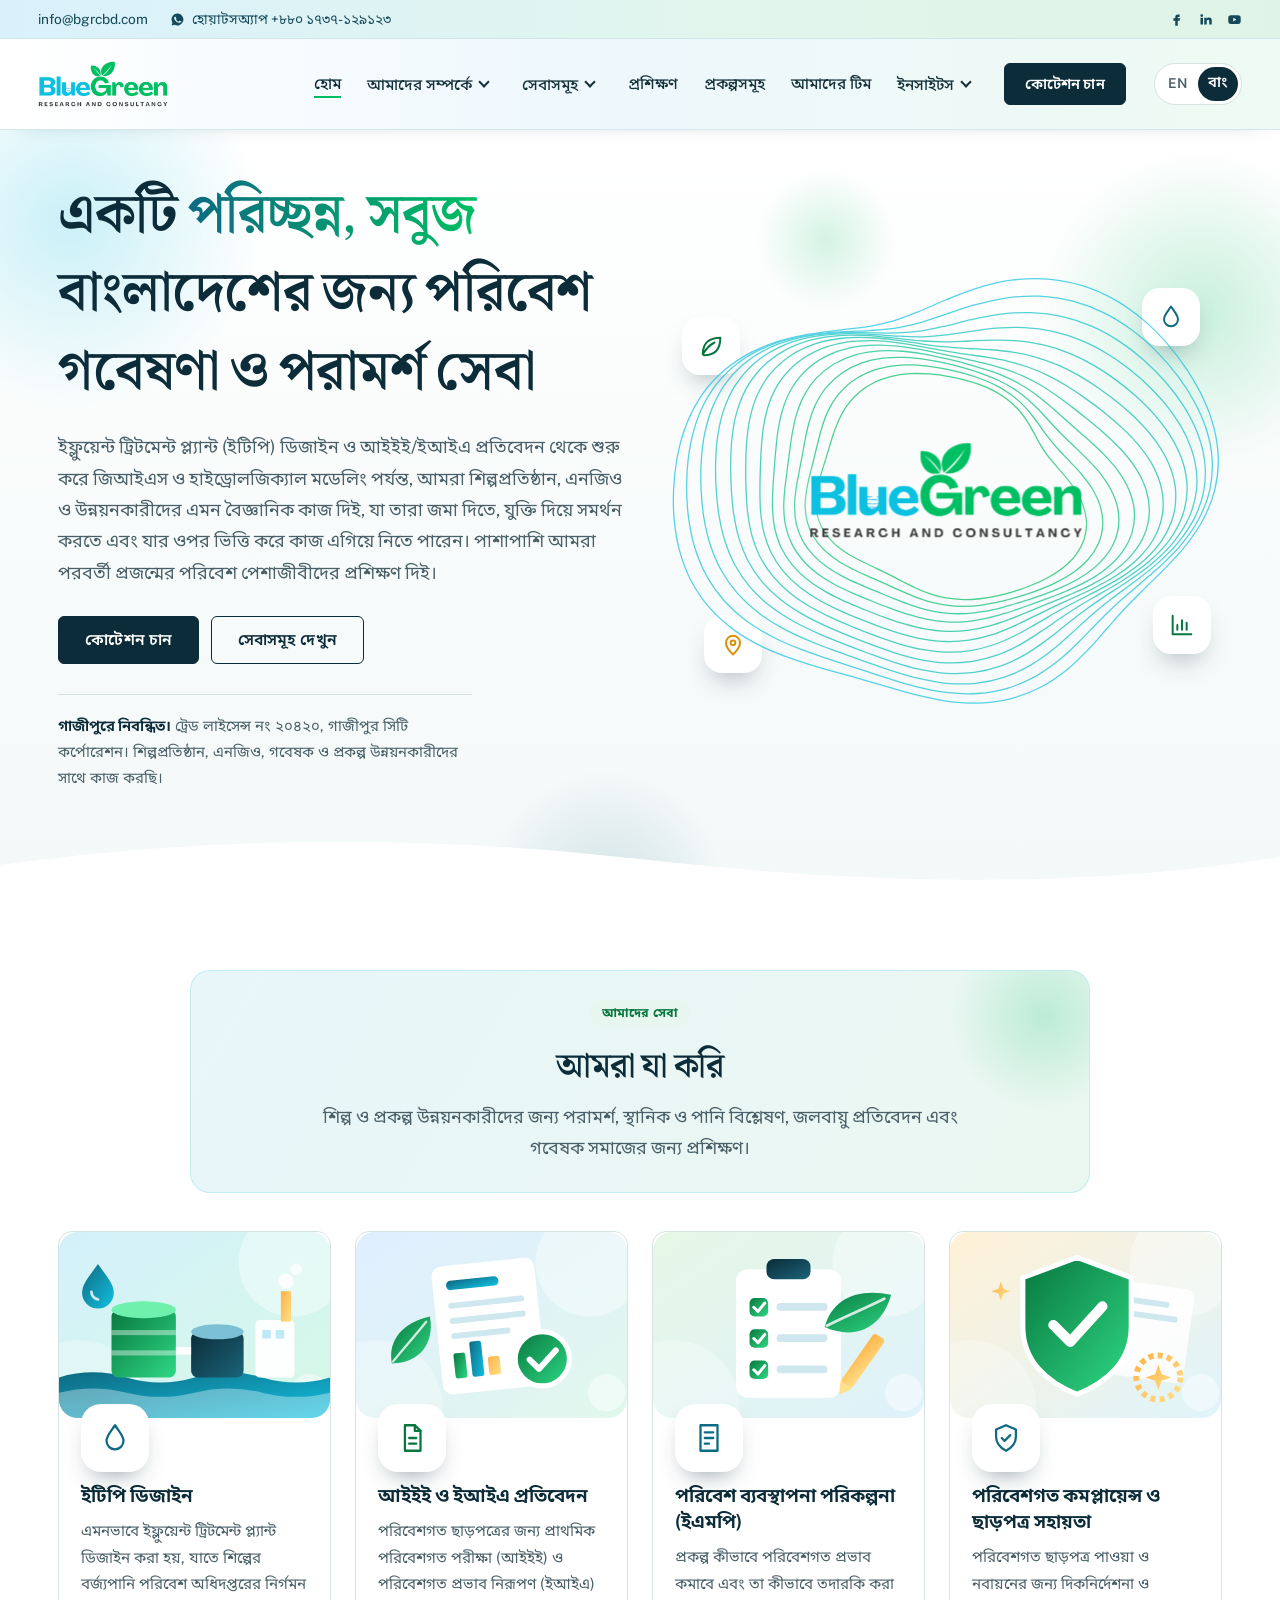
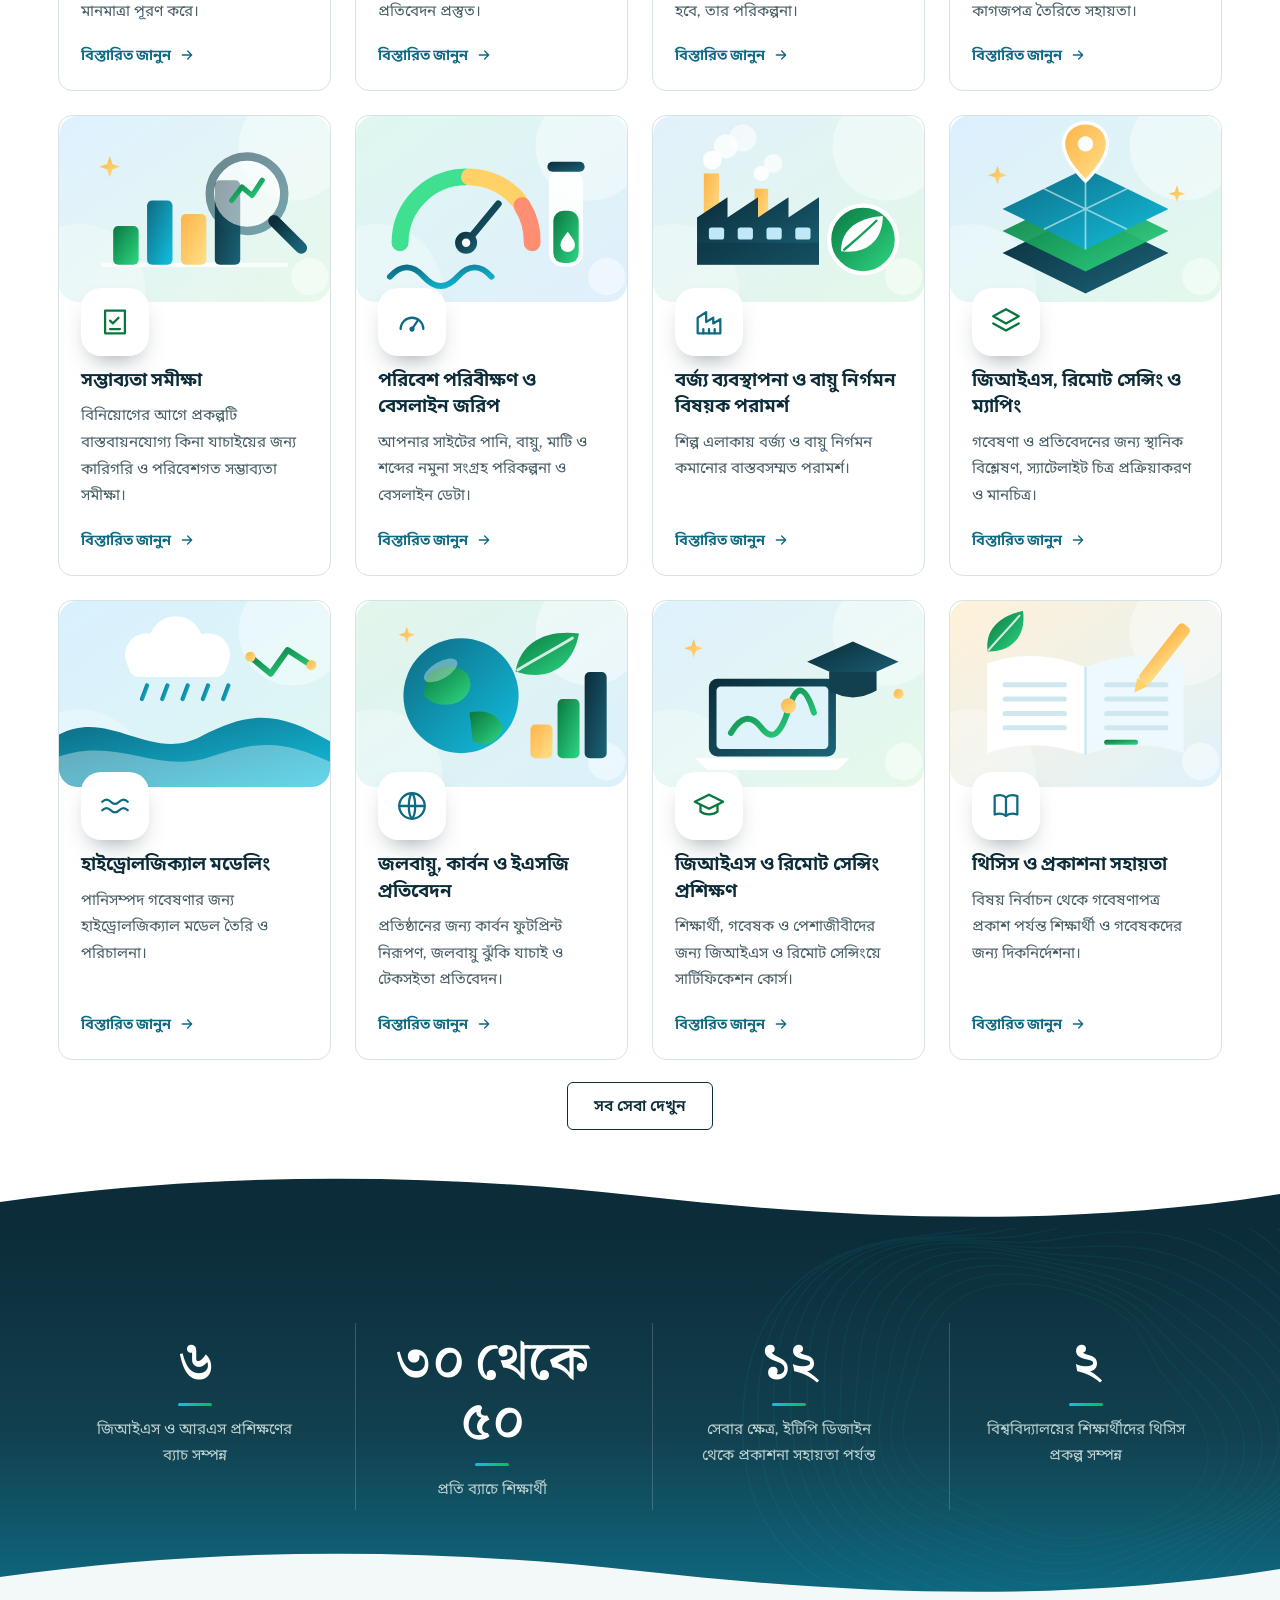
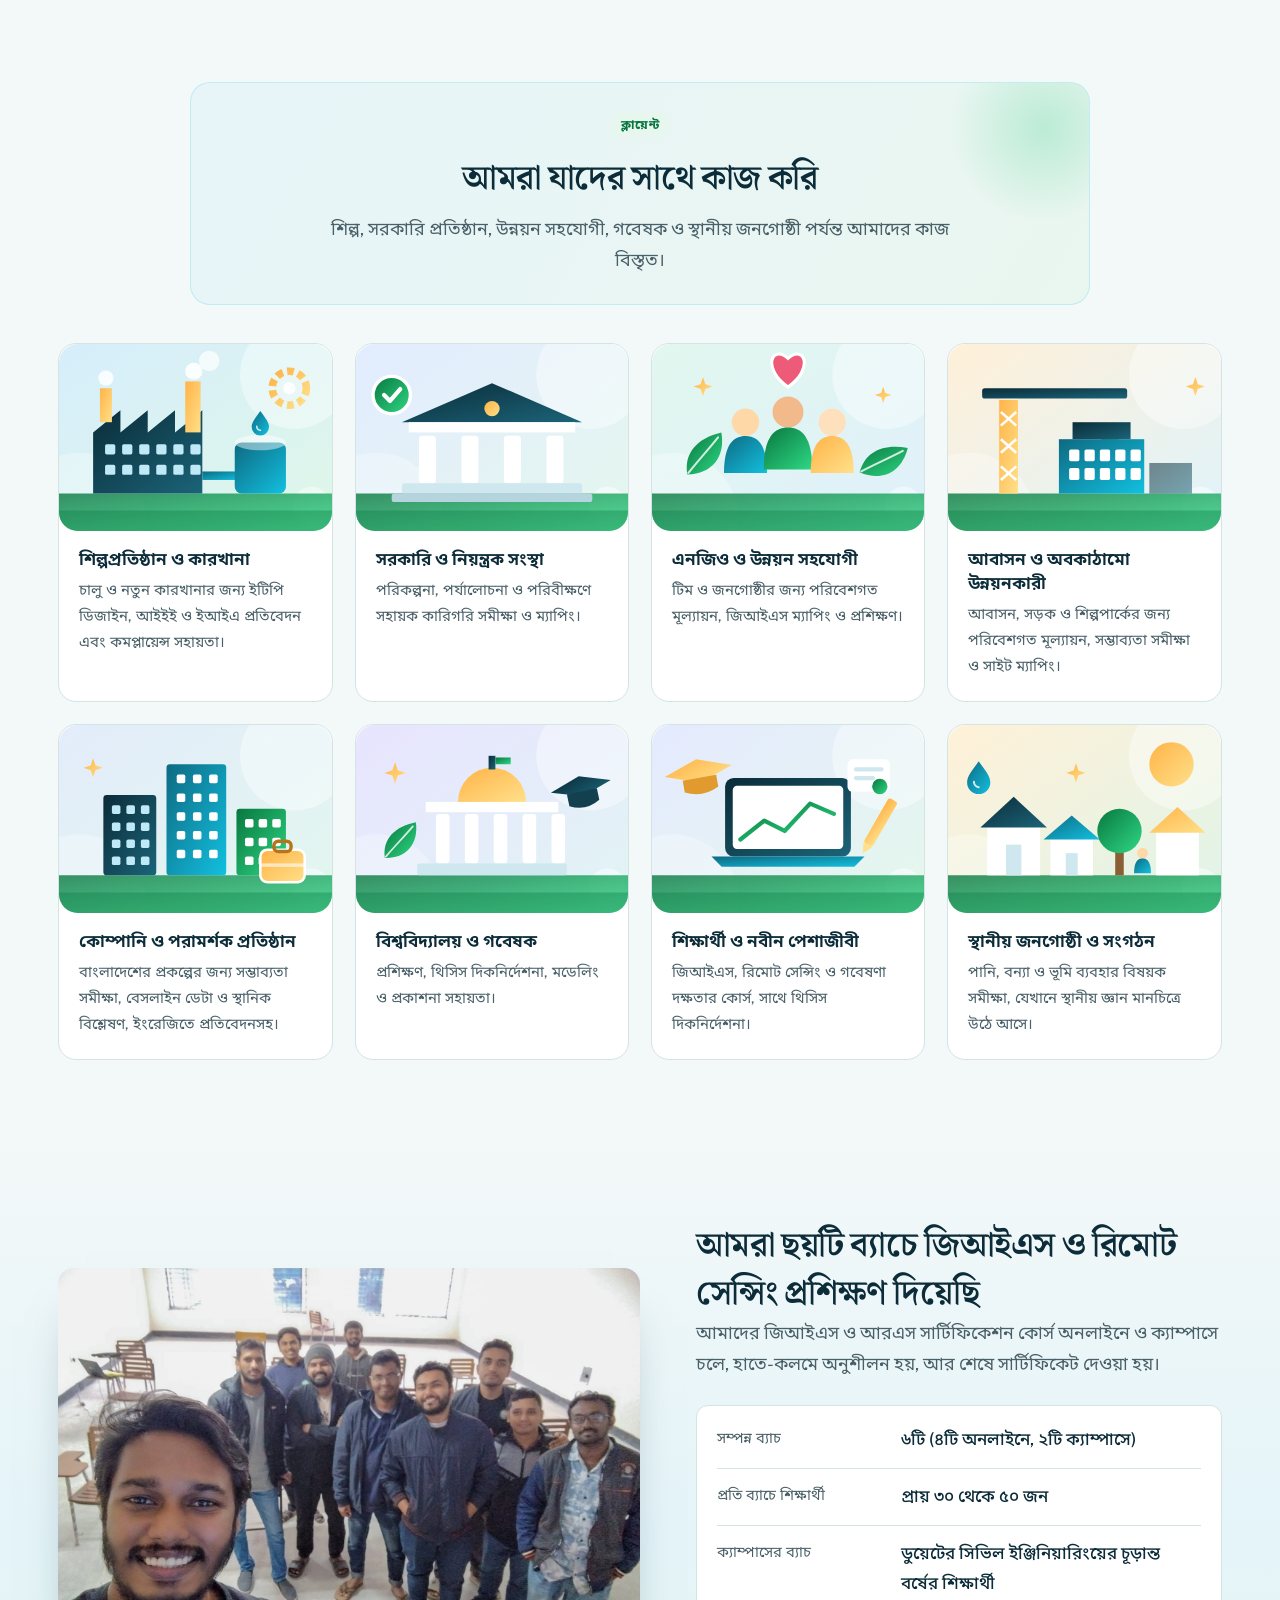
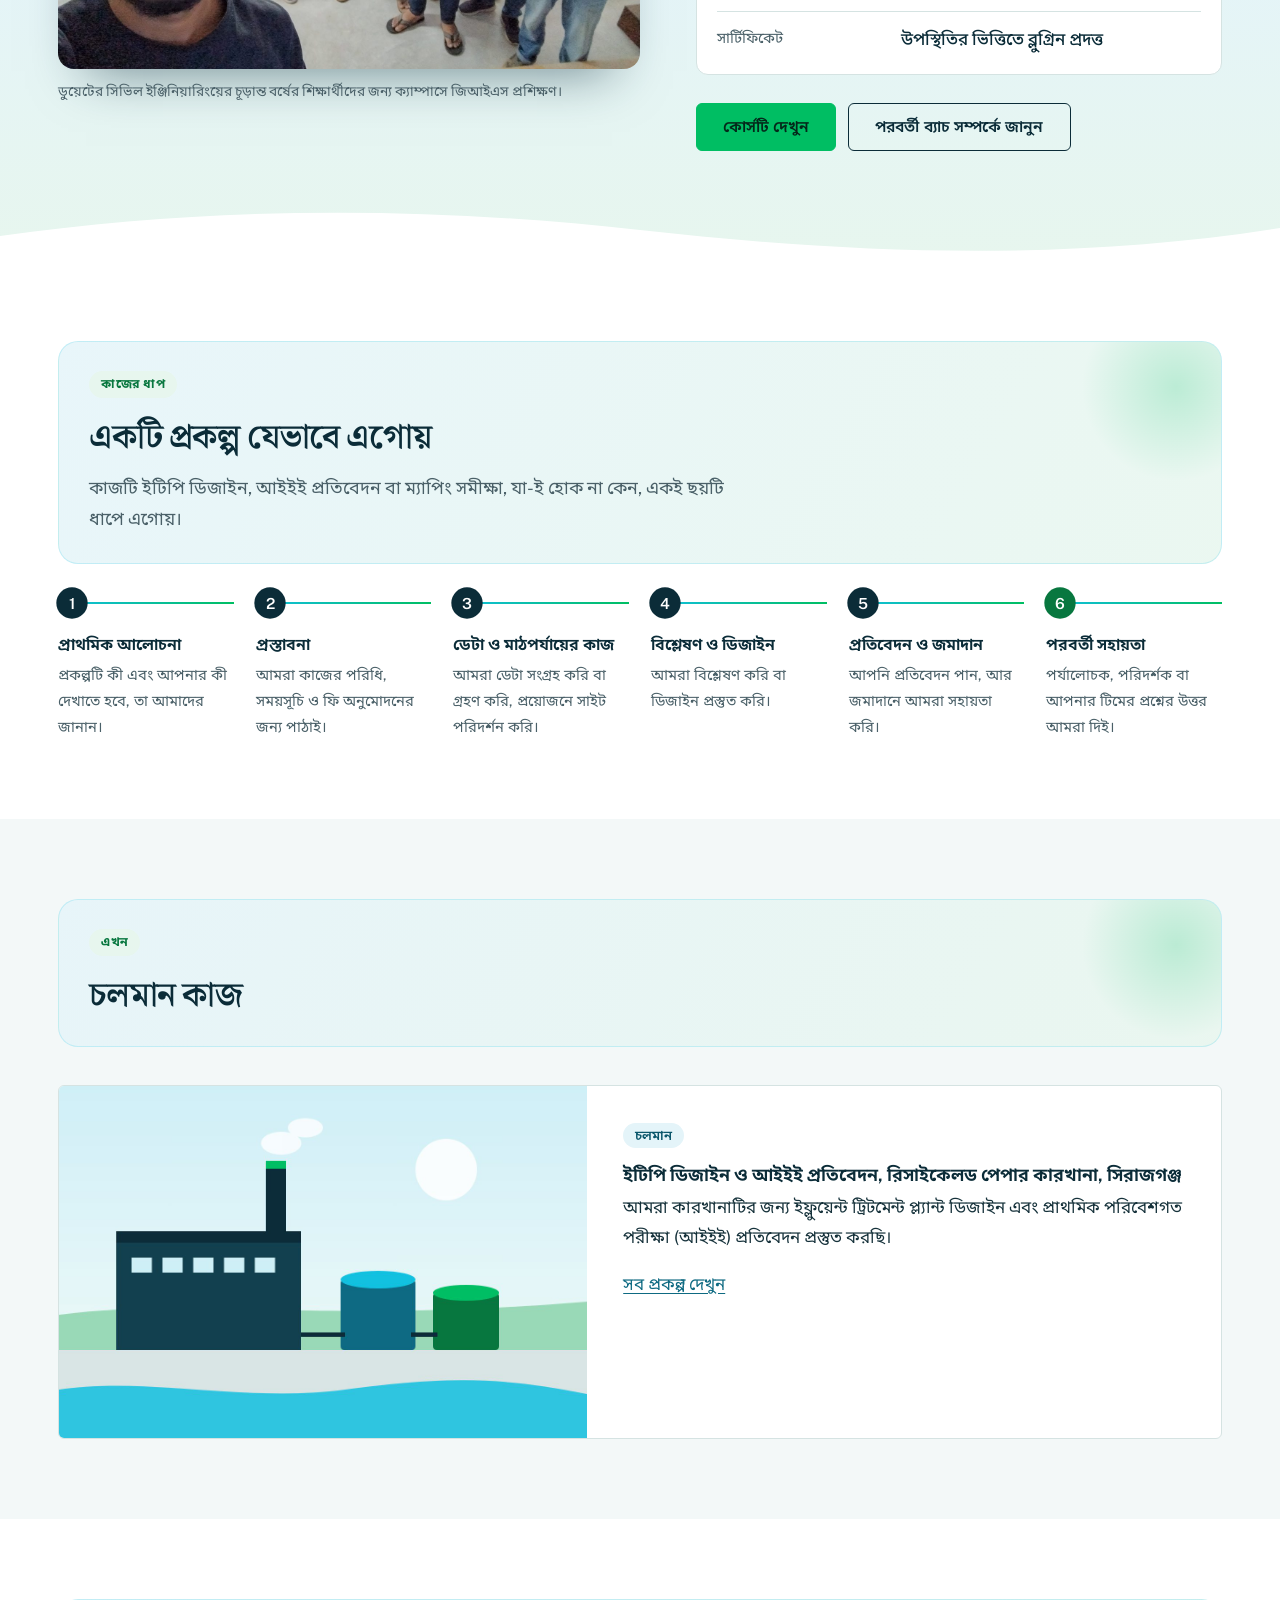
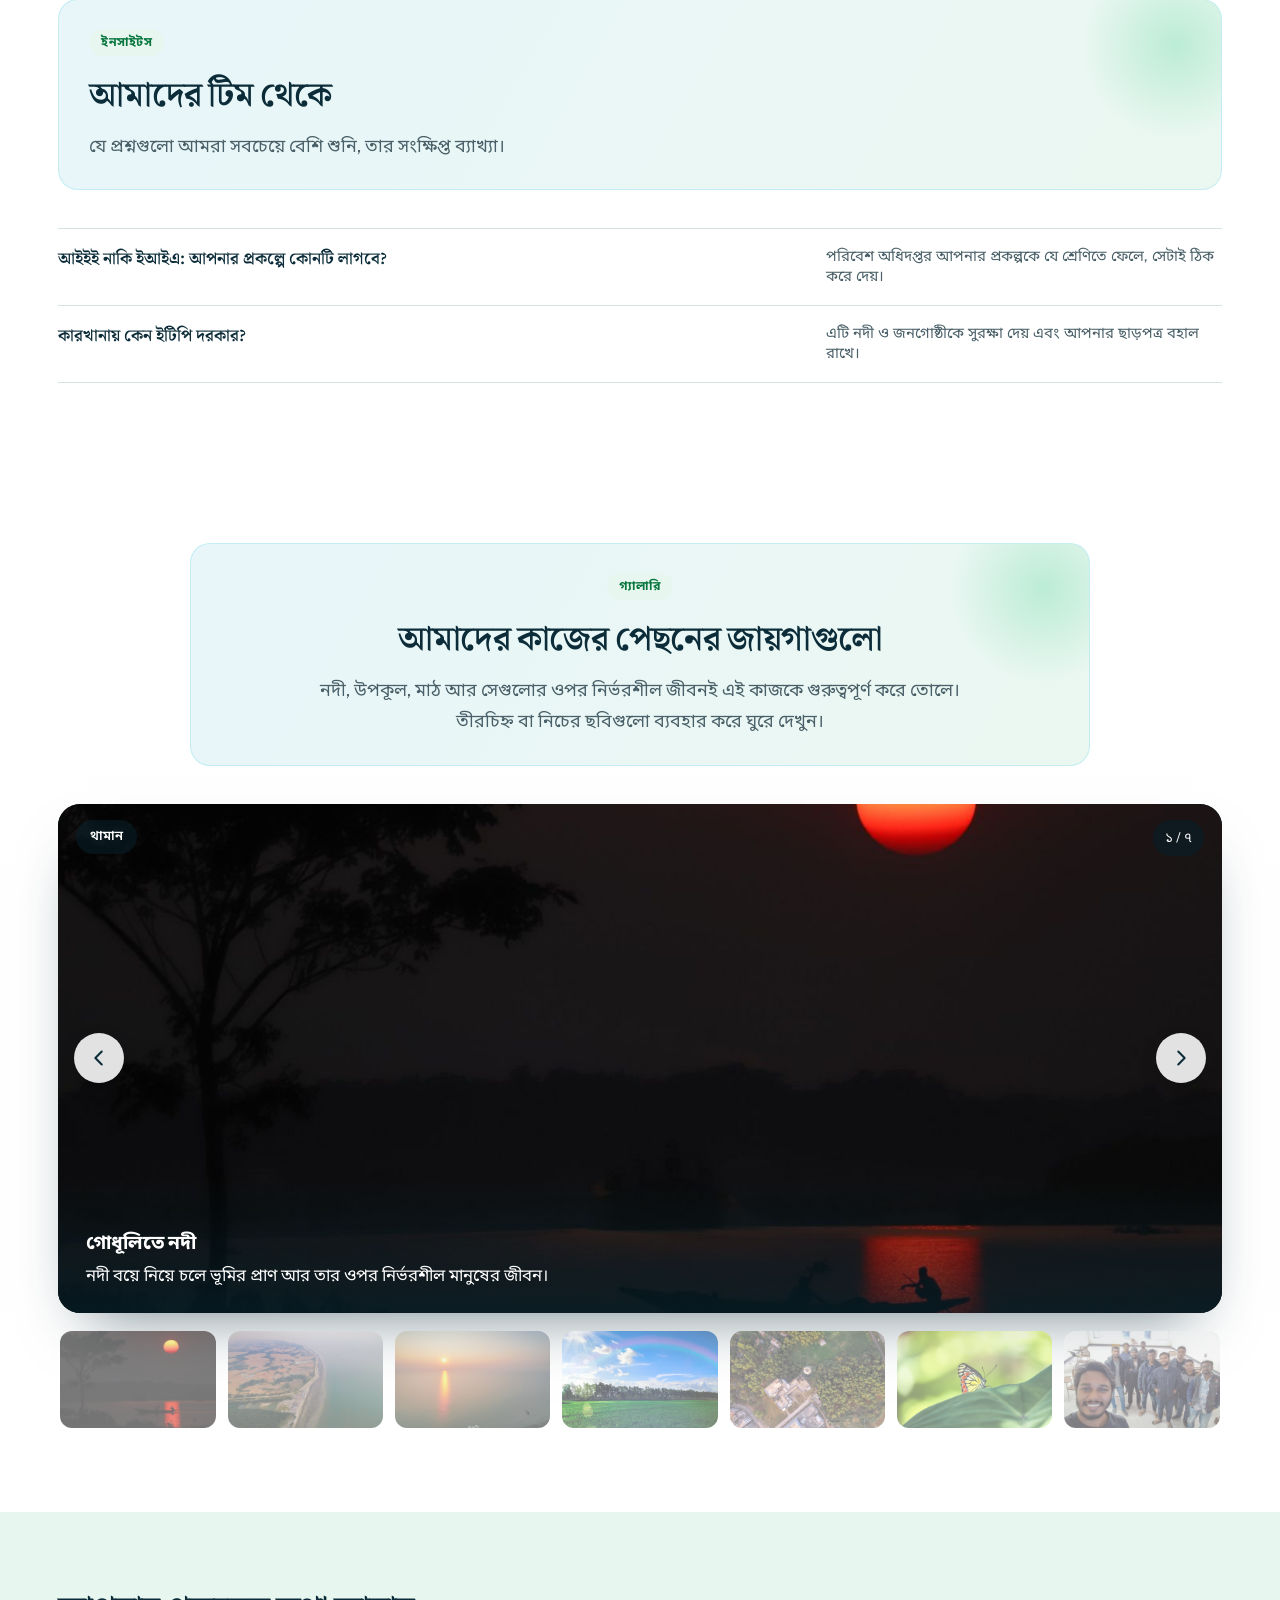
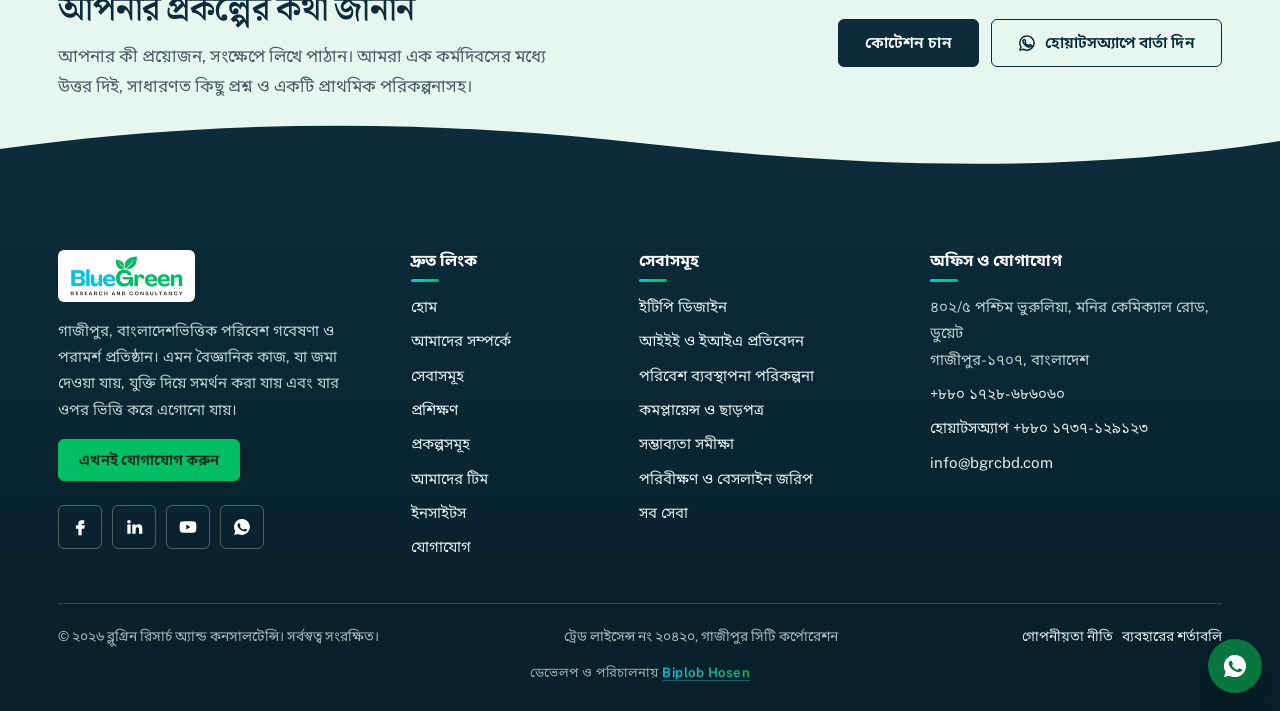
<file: bn/index.html>
<!DOCTYPE html>
<html lang="bn"><head><meta charset="utf-8">
<meta name="viewport" content="width=device-width, initial-scale=1">
<title>বাংলাদেশে পরিবেশ গবেষণা ও পরামর্শ সেবা</title>
<meta name="description" content="ব্লুগ্রিন রিসার্চ অ্যান্ড কনসালটেন্সি, গাজীপুর: ইটিপি ডিজাইন, আইইই ও ইআইএ প্রতিবেদন, সম্ভাব্যতা সমীক্ষা, জিআইএস ও রিমোট সেন্সিং, হাইড্রোলজিক্যাল মডেলিং এবং গবেষণা সহায়তা।">
<meta name="theme-color" content="#0b2c38">
<meta property="og:type" content="website"><meta property="og:site_name" content="ব্লুগ্রিন রিসার্চ অ্যান্ড কনসালটেন্সি">
<meta property="og:title" content="বাংলাদেশে পরিবেশ গবেষণা ও পরামর্শ সেবা"><meta property="og:description" content="ব্লুগ্রিন রিসার্চ অ্যান্ড কনসালটেন্সি, গাজীপুর: ইটিপি ডিজাইন, আইইই ও ইআইএ প্রতিবেদন, সম্ভাব্যতা সমীক্ষা, জিআইএস ও রিমোট সেন্সিং, হাইড্রোলজিক্যাল মডেলিং এবং গবেষণা সহায়তা।"><meta property="og:image" content="https://www.bgrcbd.com/images/share.jpg"><meta property="og:url" content="https://www.bgrcbd.com/bn/"><meta property="og:locale" content="bn_BD"><meta name="twitter:card" content="summary_large_image"><meta name="twitter:image" content="https://www.bgrcbd.com/images/share.jpg">
<link rel="canonical" href="https://www.bgrcbd.com/bn/"><link rel="alternate" hreflang="en" href="https://www.bgrcbd.com/"><link rel="alternate" hreflang="bn" href="https://www.bgrcbd.com/bn/"><link rel="alternate" hreflang="x-default" href="https://www.bgrcbd.com/">
<link rel="icon" href="../favicon.png" sizes="48x48"><link rel="icon" href="../favicon-192.png" sizes="192x192" type="image/png"><link rel="apple-touch-icon" href="../apple-touch-icon.png">
<link rel="preconnect" href="https://fonts.googleapis.com"><link rel="preconnect" href="https://fonts.gstatic.com" crossorigin>
<link href="https://fonts.googleapis.com/css2?family=Public+Sans:wght@400;500;600;700&family=Source+Serif+4:opsz,wght@8..60,500;8..60,600&family=Noto+Sans+Bengali:wght@400;500;600;700&family=Noto+Serif+Bengali:wght@500;600&display=swap" rel="stylesheet">
<link rel="stylesheet" href="../style.css">
<script>document.documentElement.className+=" js"</script>
<script type="application/ld+json">{"@context": "https://schema.org", "@type": "ProfessionalService", "name": "BlueGreen Research and Consultancy", "url": "https://www.bgrcbd.com", "logo": "https://www.bgrcbd.com/logo.png", "email": "info@bgrcbd.com", "telephone": "+8801728686060", "address": {"@type": "PostalAddress", "streetAddress": "402/5 West Bhurolia, Monir Chemical Road, DUET", "addressLocality": "Gazipur", "postalCode": "1707", "addressCountry": "BD"}, "sameAs": ["https://www.facebook.com/bluegreenrand", "https://www.linkedin.com/company/bluegreen-research-and-consuntancy/", "https://www.youtube.com/@BlueGreenResearchandConsultanc"], "description": "Environmental research and consultancy: ETP design, IEE/EIA, GIS and remote sensing, training."}</script></head><body>
<a class="skip" href="#main">মূল বিষয়ে যান</a>
<div class="topbar"><div class="wrap topbar-in">
<div class="tb-left"><a href="mailto:info@bgrcbd.com">info@bgrcbd.com</a><a href="https://wa.me/8801737129123?text=Hello%20BlueGreen%2C%20I%20would%20like%20to%20discuss%20a%20project." rel="noopener"><svg viewBox="0 0 24 24" aria-hidden="true"><path d="M12 2.5a9.5 9.5 0 0 0-8.1 14.4L2.6 21.5l4.7-1.2A9.5 9.5 0 1 0 12 2.5zm5.3 13.6c-.2.6-1.300 1.200-1.800 1.200-.5.100-1 .2-3.200-.7-2.700-1.100-4.400-3.800-4.600-4-.1-.2-1.100-1.400-1.100-2.700s.7-1.900.9-2.200c.2-.3.500-.3.700-.3h.5c.2 0 .4 0 .6.500l.8 1.900c.1.200.1.400 0 .6l-.4.600c-.2.200-.3.400-.1.700.2.300.8 1.300 1.700 2.100 1.100 1 2.100 1.300 2.400 1.500.3.100.5.100.6-.1l.9-1c.2-.3.400-.2.700-.1l1.800.9c.3.100.5.200.5.300.1.200.1.800-.1 1.300z"/></svg>হোয়াটসঅ্যাপ +৮৮০ ১৭৩৭-১২৯১২৩</a></div>
<div class="tb-right"><a href="https://www.facebook.com/bluegreenrand" rel="noopener" aria-label="ফেসবুক"><svg viewBox="0 0 24 24" aria-hidden="true"><path d="M14 8h3V4h-3a4 4 0 0 0-4 4v2H7v4h3v8h4v-8h3l1-4h-4V8z"/></svg></a><a href="https://www.linkedin.com/company/bluegreen-research-and-consuntancy/" rel="noopener" aria-label="লিংকডইন"><svg viewBox="0 0 24 24" aria-hidden="true"><path d="M4 9h4v11H4zM6 3.5a2.2 2.2 0 1 1 0 4.4 2.2 2.2 0 0 1 0-4.4zM10 9h3.8v1.6c.6-1 1.9-1.9 3.8-1.9 4 0 4.4 2.6 4.4 6V20h-4v-4.8c0-1.3 0-2.9-1.8-2.9s-2.2 1.4-2.2 2.8V20h-4z"/></svg></a><a href="https://www.youtube.com/@BlueGreenResearchandConsultanc" rel="noopener" aria-label="ইউটিউব"><svg viewBox="0 0 24 24" aria-hidden="true"><path d="M21.6 7.2a2.5 2.5 0 0 0-1.8-1.8C18.2 5 12 5 12 5s-6.2 0-7.8.4A2.5 2.5 0 0 0 2.4 7.2C2 8.8 2 12 2 12s0 3.2.4 4.8a2.5 2.5 0 0 0 1.8 1.8C5.8 19 12 19 12 19s6.2 0 7.8-.4a2.5 2.5 0 0 0 1.8-1.8c.4-1.6.4-4.8.4-4.8s0-3.2-.4-4.8zM10 15V9l5 3z"/></svg></a></div>
</div></div>
<header class="site-header"><nav class="wrap nav" aria-label="প্রধান মেনু">
<a class="brand" href="./"><img src="../logo.png" width="130" height="46" alt="ব্লুগ্রিন রিসার্চ অ্যান্ড কনসালটেন্সি - হোম"></a>
<button class="nav-toggle" type="button" aria-expanded="false" aria-controls="menu"><span></span><span></span><span></span><span class="sr">মেনু</span></button>
<ul id="menu" class="menu"><li><a href="./" aria-current="page">হোম</a></li><li class="has-sub"><a href="about">আমাদের সম্পর্কে</a><button class="sub-toggle" type="button" aria-expanded="false" aria-label="আমাদের সম্পর্কে মেনু খুলুন"></button><ul class="sub "><li><a href="about">আমরা কারা</a></li><li><a href="about#mission">লক্ষ্য ও মূল্যবোধ</a></li><li><a href="about#registration">নিবন্ধন</a></li></ul></li><li class="has-sub"><a href="services">সেবাসমূহ</a><button class="sub-toggle" type="button" aria-expanded="false" aria-label="সেবাসমূহ মেনু খুলুন"></button><div class="sub mega"><div class="mcol"><p class="mh">শিল্প কমপ্লায়েন্স</p><ul><li><a class="rich" href="services#etp"><span class="mi"><svg class="" viewBox="0 0 24 24" aria-hidden="true"><path d="M12 3C9 7.5 6 10.5 6 14a6 6 0 0 0 12 0c0-3.5-3-6.5-6-11z"/></svg></span><span class="mt"><b>ইটিপি ডিজাইন</b><small>পরিশোধিত বর্জ্যপানি, মানসম্মত নির্গমন</small></span></a></li><li><a class="rich" href="services#iee-eia"><span class="mi"><svg class="" viewBox="0 0 24 24" aria-hidden="true"><path d="M7 3h7l4 4v14H7z"/><path d="M14 3v4h4M10 12h5M10 16h5"/></svg></span><span class="mt"><b>আইইই ও ইআইএ প্রতিবেদন</b><small>পরিবেশগত ছাড়পত্রের জন্য প্রতিবেদন</small></span></a></li><li><a class="rich" href="services#emp"><span class="mi"><svg class="" viewBox="0 0 24 24" aria-hidden="true"><path d="M6 3h12v18H6z"/><path d="M9 8h6M9 12h6M9 16h3"/></svg></span><span class="mt"><b>পরিবেশ ব্যবস্থাপনা পরিকল্পনা</b><small>প্রভাব কমানো ও তদারকির পদক্ষেপ</small></span></a></li><li><a class="rich" href="services#compliance"><span class="mi"><svg class="" viewBox="0 0 24 24" aria-hidden="true"><path d="M12 3 5 6v5c0 5 3 8 7 10 4-2 7-5 7-10V6z"/><path d="m9 12 2 2 4-4"/></svg></span><span class="mt"><b>কমপ্লায়েন্স ও ছাড়পত্র</b><small>ছাড়পত্র, নবায়ন ও পরিদর্শন</small></span></a></li><li><a class="rich" href="services#waste-air"><span class="mi"><svg class="" viewBox="0 0 24 24" aria-hidden="true"><path d="M4 20h16V10l-5 3V9l-5 3V5L4 9z"/><path d="M8 20v-3M12 20v-3M16 20v-3"/></svg></span><span class="mt"><b>বর্জ্য ও বায়ু নির্গমন বিষয়ক পরামর্শ</b><small>কম বর্জ্য, পরিচ্ছন্ন নির্গমন</small></span></a></li></ul></div><div class="mcol"><p class="mh">পরিবেশ প্রকৌশল ও ডেটা</p><ul><li><a class="rich" href="services#feasibility"><span class="mi"><svg class="" viewBox="0 0 24 24" aria-hidden="true"><path d="M5 4h14v16H5z"/><path d="m8.5 11 2 2 4-4M8.5 17h7"/></svg></span><span class="mt"><b>সম্ভাব্যতা সমীক্ষা</b><small>বিনিয়োগের আগে প্রকল্প যাচাই করুন</small></span></a></li><li><a class="rich" href="services#monitoring"><span class="mi"><svg class="" viewBox="0 0 24 24" aria-hidden="true"><path d="M4 17a8 8 0 1 1 16 0"/><path d="m12 17 4-6"/><circle cx="12" cy="17" r="1"/></svg></span><span class="mt"><b>পরিবীক্ষণ ও বেসলাইন জরিপ</b><small>পানি, বায়ু, মাটি ও শব্দের ডেটা</small></span></a></li><li><a class="rich" href="services#gis"><span class="mi"><svg class="" viewBox="0 0 24 24" aria-hidden="true"><path d="m12 3 9 5-9 5-9-5z"/><path d="m3 13 9 5 9-5"/></svg></span><span class="mt"><b>জিআইএস ও রিমোট সেন্সিং</b><small>মানচিত্র ও স্যাটেলাইট বিশ্লেষণ</small></span></a></li><li><a class="rich" href="services#hydrology"><span class="mi"><svg class="" viewBox="0 0 24 24" aria-hidden="true"><path d="M3 9c2-2 4-2 6 0s4 2 6 0 4-2 6 0M3 15c2-2 4-2 6 0s4 2 6 0 4-2 6 0"/></svg></span><span class="mt"><b>হাইড্রোলজিক্যাল মডেলিং</b><small>বৃষ্টিপাত, পানিপ্রবাহ ও পানির ভারসাম্য</small></span></a></li><li><a class="rich" href="services#climate-esg"><span class="mi"><svg class="" viewBox="0 0 24 24" aria-hidden="true"><circle cx="12" cy="12" r="9"/><path d="M3 12h18M12 3c3 3 3 15 0 18M12 3c-3 3-3 15 0 18"/></svg></span><span class="mt"><b>জলবায়ু, কার্বন ও ইএসজি</b><small>ফুটপ্রিন্ট, ঝুঁকি ও টেকসইতা প্রতিবেদন</small></span></a></li></ul></div><div class="mcol"><p class="mh">প্রশিক্ষণ ও একাডেমিক সেবা</p><ul><li><a class="rich" href="services#training"><span class="mi"><svg class="" viewBox="0 0 24 24" aria-hidden="true"><path d="m2 9 10-5 10 5-10 5z"/><path d="M6 11.5V16c3 2.5 9 2.5 12 0v-4.5"/></svg></span><span class="mt"><b>জিআইএস ও আরএস প্রশিক্ষণ</b><small>জিআইএস ও রিমোট সেন্সিং কোর্স</small></span></a></li><li><a class="rich" href="services#thesis"><span class="mi"><svg class="" viewBox="0 0 24 24" aria-hidden="true"><path d="M4 5c3-1 6-1 8 1 2-2 5-2 8-1v13c-3-1-6-1-8 1-2-2-5-2-8-1z"/><path d="M12 6v13"/></svg></span><span class="mt"><b>থিসিস ও প্রকাশনা সহায়তা</b><small>বিষয় নির্বাচন থেকে প্রকাশিত গবেষণাপত্র পর্যন্ত</small></span></a></li></ul></div><a class="mega-all" href="services">সব সেবা দেখুন</a></div></li><li><a href="training">প্রশিক্ষণ</a></li><li><a href="projects">প্রকল্পসমূহ</a></li><li><a href="team">আমাদের টিম</a></li><li class="has-sub"><a href="insights">ইনসাইটস</a><button class="sub-toggle" type="button" aria-expanded="false" aria-label="ইনসাইটস মেনু খুলুন"></button><ul class="sub right"><li><a href="insights#iee-eia">আইইই নাকি ইআইএ?</a></li><li><a href="insights#etp">কারখানায় কেন ইটিপি দরকার</a></li><li><a href="insights#gis">জিআইএস কী?</a></li><li><a href="insights#remote-sensing">স্যাটেলাইট চিত্রে পানি ও ভূমি</a></li><li><a href="insights#thesis">থিসিসের বিষয় নির্বাচন</a></li></ul></li><li><a class="btn btn-sm" href="contact">কোটেশন চান</a></li></ul>
<div class="lang-sw" role="group" aria-label="ভাষা"><a class="ls-en" href="../" lang="en" hreflang="en">EN</a><a class="ls-bn" href="./" aria-current="true" lang="bn" hreflang="bn">বাং</a></div>
</nav></header>
<main id="main">

<section class="hero"><div class="hero-deco" aria-hidden="true"><i class="b1"></i><i class="b2"></i><i class="b3"></i><i class="b4"></i></div><div class="wrap hero-grid">
<div>
<h1>একটি <span class="grad">পরিচ্ছন্ন, সবুজ</span> বাংলাদেশের জন্য পরিবেশ গবেষণা ও পরামর্শ সেবা</h1>
<p class="lead">ইফ্লুয়েন্ট ট্রিটমেন্ট প্ল্যান্ট (ইটিপি) ডিজাইন ও আইইই/ইআইএ প্রতিবেদন থেকে শুরু করে জিআইএস ও হাইড্রোলজিক্যাল মডেলিং পর্যন্ত, আমরা শিল্পপ্রতিষ্ঠান, এনজিও ও উন্নয়নকারীদের এমন বৈজ্ঞানিক কাজ দিই, যা তারা জমা দিতে, যুক্তি দিয়ে সমর্থন করতে এবং যার ওপর ভিত্তি করে কাজ এগিয়ে নিতে পারেন। পাশাপাশি আমরা পরবর্তী প্রজন্মের পরিবেশ পেশাজীবীদের প্রশিক্ষণ দিই।</p>
<div class="btn-row"><a class="btn" href="contact">কোটেশন চান</a><a class="btn btn-line" href="services">সেবাসমূহ দেখুন</a></div>
<p class="hero-note"><b>গাজীপুরে নিবন্ধিত।</b> ট্রেড লাইসেন্স নং ২০৪২০, গাজীপুর সিটি কর্পোরেশন। শিল্পপ্রতিষ্ঠান, এনজিও, গবেষক ও প্রকল্প উন্নয়নকারীদের সাথে কাজ করছি।</p>
</div>
<div class="emblem" aria-hidden="false">
<span class="fl f1" aria-hidden="true"><svg class="" viewBox="0 0 24 24" aria-hidden="true"><path d="M5 19c0-9 5-14 15-14 0 10-5 15-14 15"/><path d="M5 19c3-5 6-8 10-10"/></svg></span><span class="fl f2" aria-hidden="true"><svg class="" viewBox="0 0 24 24" aria-hidden="true"><path d="M12 3C9 7.5 6 10.5 6 14a6 6 0 0 0 12 0c0-3.5-3-6.5-6-11z"/></svg></span><span class="fl f3" aria-hidden="true"><svg class="" viewBox="0 0 24 24" aria-hidden="true"><path d="M12 21s-6-5.5-6-10a6 6 0 0 1 12 0c0 4.5-6 10-6 10z"/><circle cx="12" cy="11" r="2"/></svg></span><span class="fl f4" aria-hidden="true"><svg class="" viewBox="0 0 24 24" aria-hidden="true"><path d="M4 20V4M4 20h16M8 16v-4M12 16V8M16 16v-6"/></svg></span>
<svg viewBox="0 0 640 560" aria-hidden="true" focusable="false"><circle class="rip" cx="320" cy="280" r="120" style="--r:0"/><circle class="rip" cx="320" cy="280" r="120" style="--r:1"/><circle class="rip" cx="320" cy="280" r="120" style="--r:2"/><g class="contours"><path d="M470.0,280.0C473.5,285.6 477.0,291.8 479.1,298.0C481.3,304.3 482.9,311.1 483.2,317.6C483.4,324.1 482.5,330.9 480.5,337.2C478.6,343.4 475.2,349.6 471.2,355.1C467.2,360.6 462.0,365.6 456.6,370.1C451.1,374.6 444.8,378.5 438.5,382.0C432.3,385.4 425.6,388.4 419.1,391.0C412.5,393.7 405.8,396.0 399.2,398.0C392.6,400.0 386.0,401.8 379.4,403.3C372.7,404.7 366.1,405.9 359.5,406.7C352.8,407.4 346.1,407.8 339.5,407.7C333.0,407.5 326.3,406.9 320.0,405.8C313.7,404.7 307.4,403.0 301.5,401.0C295.5,399.1 289.9,396.7 284.4,394.2C279.0,391.8 273.9,389.0 268.7,386.4C263.6,383.8 258.8,381.2 253.8,378.7C248.7,376.1 243.8,373.7 238.6,371.3C233.4,368.8 228.0,366.4 222.7,363.7C217.3,361.0 211.7,358.2 206.4,354.9C201.2,351.6 195.8,348.0 191.3,343.9C186.7,339.8 182.4,335.1 179.1,330.2C175.7,325.3 173.1,319.8 171.3,314.3C169.6,308.8 168.8,302.9 168.5,297.1C168.3,291.4 169.1,285.6 170.0,280.0C170.9,274.4 172.5,268.9 174.0,263.5C175.5,258.1 177.3,252.8 178.9,247.5C180.5,242.2 182.1,236.9 183.8,231.5C185.4,226.0 187.0,220.5 188.9,214.9C190.9,209.3 192.8,203.5 195.6,197.9C198.3,192.3 201.3,186.5 205.2,181.3C209.1,176.1 213.6,170.9 218.8,166.6C224.0,162.2 230.0,158.3 236.2,155.2C242.5,152.1 249.5,149.8 256.5,148.1C263.4,146.4 270.8,145.5 277.9,145.0C285.1,144.5 292.4,144.8 299.4,145.3C306.4,145.7 313.3,146.7 320.0,147.8C326.7,148.9 333.3,150.3 339.6,151.9C346.0,153.5 352.2,155.3 358.2,157.5C364.1,159.6 370.0,162.1 375.4,164.9C380.9,167.8 386.1,171.0 390.8,174.6C395.5,178.1 399.8,182.2 403.6,186.3C407.4,190.5 410.6,195.1 413.6,199.5C416.6,204.0 419.0,208.6 421.5,213.0C424.0,217.5 426.1,221.8 428.6,226.1C431.1,230.3 433.6,234.3 436.6,238.5C439.6,242.6 443.0,246.5 446.6,250.8C450.2,255.1 454.4,259.5 458.3,264.3C462.2,269.2 466.5,274.4 470.0,280.0Z" stroke="#00be63" pathLength="1" style="--i:0"/>
<path d="M490.5,280.0C494.2,286.4 497.6,293.3 499.5,300.3C501.5,307.3 502.5,314.8 502.0,321.9C501.6,329.1 499.8,336.4 496.8,343.0C493.9,349.6 489.5,356.0 484.4,361.6C479.4,367.3 473.1,372.4 466.8,376.8C460.4,381.3 453.2,385.1 446.2,388.5C439.2,392.0 431.9,394.8 424.8,397.5C417.7,400.1 410.6,402.4 403.6,404.5C396.5,406.6 389.6,408.5 382.6,410.1C375.7,411.6 368.7,413.1 361.7,414.0C354.8,414.9 347.7,415.5 340.8,415.6C333.8,415.6 326.8,415.2 320.0,414.2C313.2,413.3 306.5,411.8 300.1,410.0C293.7,408.2 287.5,405.9 281.5,403.6C275.5,401.3 269.8,398.6 264.1,396.1C258.4,393.6 252.9,391.0 247.2,388.5C241.5,385.9 235.8,383.5 230.0,380.9C224.2,378.3 218.1,375.7 212.2,372.7C206.3,369.7 200.1,366.6 194.5,362.8C188.8,359.1 183.2,355.0 178.4,350.3C173.6,345.7 169.2,340.4 165.9,334.9C162.6,329.4 160.0,323.3 158.4,317.2C156.7,311.2 156.1,304.8 156.0,298.6C155.9,292.4 156.8,286.1 157.7,280.0C158.7,273.9 160.2,268.0 161.6,262.1C163.0,256.2 164.6,250.4 166.1,244.5C167.5,238.6 168.8,232.8 170.4,226.7C171.9,220.6 173.3,214.4 175.3,208.1C177.2,201.9 179.3,195.3 182.3,189.1C185.3,182.9 188.8,176.6 193.2,170.9C197.5,165.3 202.8,159.8 208.7,155.2C214.6,150.7 221.4,146.7 228.5,143.7C235.5,140.6 243.4,138.4 251.1,137.0C258.8,135.5 267.0,135.0 274.8,134.8C282.6,134.7 290.4,135.3 298.0,136.2C305.5,137.0 312.9,138.3 320.0,139.7C327.1,141.1 334.0,142.8 340.7,144.7C347.4,146.6 353.9,148.6 360.2,150.9C366.5,153.3 372.6,155.9 378.4,158.8C384.1,161.8 389.6,165.1 394.7,168.8C399.7,172.4 404.4,176.5 408.6,180.7C412.9,184.9 416.6,189.4 420.2,193.9C423.7,198.3 426.8,202.9 430.1,207.4C433.3,211.8 436.3,216.2 439.8,220.5C443.2,224.9 446.7,229.0 450.7,233.4C454.7,237.8 459.1,242.1 463.6,246.9C468.0,251.7 473.1,256.6 477.6,262.2C482.1,267.7 486.9,273.6 490.5,280.0Z" stroke="#02be6e" pathLength="1" style="--i:1"/>
<path d="M511.6,280.0C515.2,287.1 518.3,294.9 519.7,302.6C521.0,310.3 521.2,318.5 519.9,326.1C518.5,333.7 515.6,341.4 511.6,348.3C507.6,355.1 502.0,361.6 495.9,367.3C489.9,373.1 482.6,378.1 475.3,382.5C468.1,387.0 460.2,390.6 452.6,394.0C445.0,397.4 437.2,400.2 429.7,403.0C422.2,405.7 414.8,408.1 407.5,410.3C400.2,412.6 393.1,414.8 385.8,416.6C378.6,418.5 371.4,420.3 364.1,421.5C356.8,422.7 349.4,423.7 342.0,424.0C334.7,424.3 327.2,424.2 320.0,423.5C312.8,422.8 305.5,421.4 298.6,419.8C291.6,418.2 284.9,416.0 278.3,413.8C271.7,411.6 265.4,409.0 259.1,406.5C252.7,404.0 246.6,401.4 240.3,398.8C233.9,396.2 227.6,393.6 221.2,390.8C214.7,387.9 208.1,385.1 201.7,381.8C195.3,378.4 188.6,374.8 182.7,370.6C176.7,366.4 170.8,361.7 165.9,356.5C161.0,351.3 156.5,345.5 153.2,339.4C149.9,333.4 147.4,326.7 145.8,320.1C144.3,313.6 143.8,306.7 143.7,300.0C143.6,293.3 144.4,286.6 145.3,280.0C146.1,273.4 147.5,267.0 148.7,260.6C149.9,254.2 151.1,247.9 152.4,241.4C153.6,234.9 154.6,228.3 156.0,221.6C157.4,214.8 158.7,207.9 160.8,200.9C162.8,194.0 165.1,186.8 168.5,180.0C171.9,173.3 175.9,166.4 181.0,160.4C186.0,154.5 192.1,148.8 198.8,144.1C205.5,139.5 213.3,135.7 221.2,132.8C229.1,129.9 237.8,128.1 246.3,127.0C254.8,125.9 263.6,125.8 272.0,126.1C280.5,126.3 288.8,127.4 296.8,128.6C304.8,129.8 312.5,131.4 320.0,133.1C327.5,134.7 334.6,136.6 341.6,138.6C348.7,140.6 355.5,142.7 362.0,145.1C368.6,147.4 375.1,150.0 381.2,152.9C387.3,155.9 393.2,159.1 398.8,162.7C404.3,166.3 409.4,170.2 414.3,174.3C419.1,178.4 423.5,182.9 427.9,187.2C432.2,191.6 436.1,196.2 440.2,200.6C444.4,205.1 448.4,209.5 452.8,214.0C457.3,218.6 461.9,223.0 466.8,227.7C471.7,232.5 477.1,237.2 482.3,242.6C487.6,247.9 493.3,253.6 498.2,259.8C503.0,266.1 508.0,272.9 511.6,280.0Z" stroke="#03be7a" pathLength="1" style="--i:2"/>
<path d="M532.5,280.0C535.8,287.9 538.2,296.5 538.8,304.8C539.4,313.1 538.5,321.8 536.1,329.8C533.7,337.8 529.5,345.8 524.4,352.8C519.3,359.9 512.5,366.4 505.5,372.1C498.5,377.8 490.3,382.7 482.3,387.1C474.4,391.5 465.9,395.1 457.9,398.6C449.8,402.0 441.8,404.9 434.0,407.8C426.3,410.7 418.8,413.4 411.3,416.0C403.8,418.6 396.5,421.2 389.1,423.5C381.6,425.7 374.2,427.9 366.6,429.6C359.0,431.2 351.2,432.6 343.5,433.2C335.7,433.9 327.7,434.0 320.0,433.6C312.3,433.1 304.5,432.0 297.0,430.5C289.5,429.0 282.1,426.9 274.9,424.7C267.7,422.5 260.8,419.9 253.9,417.3C246.9,414.8 240.1,412.1 233.2,409.3C226.3,406.5 219.3,403.8 212.3,400.7C205.4,397.6 198.2,394.4 191.3,390.7C184.5,386.9 177.4,382.9 171.2,378.2C164.9,373.5 158.8,368.3 153.8,362.5C148.7,356.8 144.2,350.4 140.9,343.8C137.5,337.2 135.1,330.1 133.5,323.0C131.8,315.9 131.3,308.5 131.1,301.4C130.9,294.2 131.6,287.1 132.3,280.0C132.9,272.9 134.0,266.0 134.8,259.0C135.7,252.0 136.6,245.1 137.6,238.0C138.6,230.8 139.3,223.5 140.7,216.1C142.0,208.7 143.3,201.0 145.6,193.4C147.9,185.8 150.6,178.0 154.5,170.8C158.4,163.6 163.2,156.3 169.0,150.1C174.8,144.0 181.9,138.2 189.5,133.7C197.1,129.2 205.9,125.6 214.6,123.1C223.4,120.5 233.0,119.2 242.2,118.5C251.4,117.8 260.9,118.2 269.8,118.9C278.8,119.6 287.5,121.1 295.9,122.5C304.3,124.0 312.2,125.9 320.0,127.6C327.8,129.4 335.2,131.3 342.5,133.2C349.8,135.2 356.9,137.1 363.8,139.4C370.8,141.6 377.6,143.9 384.2,146.7C390.8,149.4 397.3,152.4 403.4,155.8C409.5,159.1 415.4,162.9 421.0,166.8C426.6,170.8 431.8,175.1 437.0,179.4C442.2,183.7 447.1,188.2 452.2,192.7C457.4,197.3 462.4,201.8 467.8,206.6C473.3,211.4 478.9,216.1 484.7,221.3C490.4,226.6 496.7,231.9 502.5,238.0C508.2,244.0 514.4,250.4 519.4,257.4C524.4,264.4 529.3,272.1 532.5,280.0Z" stroke="#05bf85" pathLength="1" style="--i:3"/>
<path d="M552.5,280.0C555.1,288.6 556.6,297.9 556.2,306.7C555.8,315.6 553.7,324.7 550.2,333.0C546.7,341.4 541.2,349.5 535.0,356.6C528.9,363.7 521.0,370.2 513.2,375.9C505.3,381.6 496.4,386.4 488.0,390.8C479.5,395.3 470.7,398.9 462.4,402.5C454.1,406.1 446.0,409.2 438.2,412.4C430.3,415.7 422.8,418.8 415.3,421.9C407.7,425.0 400.3,428.1 392.7,430.9C385.0,433.7 377.4,436.5 369.4,438.6C361.5,440.7 353.3,442.5 345.0,443.5C336.8,444.5 328.3,444.9 320.0,444.6C311.7,444.3 303.3,443.3 295.2,441.8C287.1,440.4 279.2,438.3 271.4,436.0C263.6,433.8 256.1,431.1 248.5,428.4C241.0,425.7 233.6,422.8 226.1,419.8C218.7,416.8 211.1,413.8 203.6,410.4C196.2,407.0 188.5,403.5 181.2,399.3C174.0,395.2 166.6,390.7 160.0,385.6C153.5,380.4 147.2,374.6 141.9,368.4C136.7,362.2 132.1,355.3 128.6,348.2C125.1,341.1 122.7,333.4 120.9,325.9C119.1,318.3 118.5,310.5 118.1,302.9C117.6,295.2 118.1,287.6 118.4,280.0C118.7,272.4 119.4,265.0 119.9,257.3C120.5,249.7 121.0,242.2 121.8,234.3C122.6,226.5 123.2,218.5 124.5,210.4C125.9,202.3 127.4,193.8 130.1,185.7C132.7,177.6 136.0,169.2 140.6,161.6C145.2,154.1 150.9,146.6 157.7,140.4C164.4,134.2 172.6,128.6 181.1,124.3C189.7,120.1 199.5,116.9 209.1,114.8C218.7,112.7 229.1,111.9 238.9,111.7C248.8,111.4 258.7,112.4 268.1,113.4C277.5,114.5 286.5,116.3 295.2,117.9C303.8,119.5 312.0,121.4 320.0,123.1C328.0,124.8 335.6,126.4 343.3,128.1C350.9,129.8 358.3,131.4 365.7,133.2C373.1,135.1 380.5,137.0 387.7,139.4C394.9,141.8 402.1,144.5 408.9,147.5C415.8,150.6 422.5,154.1 429.0,157.8C435.5,161.6 441.7,165.8 447.8,170.1C454.0,174.4 459.9,178.9 466.1,183.6C472.2,188.3 478.3,193.1 484.6,198.3C490.9,203.4 497.5,208.7 503.9,214.5C510.4,220.3 517.2,226.4 523.3,233.2C529.4,239.9 535.6,247.2 540.5,255.0C545.4,262.8 549.8,271.4 552.5,280.0Z" stroke="#07bf90" pathLength="1" style="--i:4"/>
<path d="M570.7,280.0C572.5,289.3 572.9,299.2 571.4,308.5C570.0,317.8 566.6,327.2 562.0,335.8C557.3,344.3 550.7,352.4 543.5,359.6C536.4,366.8 527.7,373.2 519.2,378.9C510.7,384.6 501.4,389.4 492.6,393.9C483.9,398.5 475.0,402.2 466.7,406.1C458.3,410.0 450.3,413.6 442.5,417.3C434.6,421.0 427.3,424.7 419.6,428.4C412.0,432.1 404.6,436.0 396.7,439.3C388.9,442.7 380.9,446.1 372.6,448.7C364.2,451.3 355.5,453.5 346.8,454.8C338.0,456.1 328.9,456.6 320.0,456.4C311.1,456.3 302.1,455.2 293.4,453.7C284.7,452.2 276.2,449.9 267.8,447.5C259.5,445.1 251.4,442.2 243.3,439.3C235.2,436.4 227.2,433.3 219.2,430.1C211.2,426.9 203.2,423.6 195.2,419.9C187.2,416.1 179.1,412.3 171.4,407.8C163.7,403.3 156.0,398.3 149.1,392.8C142.2,387.2 135.7,380.9 130.2,374.3C124.7,367.6 119.9,360.2 116.2,352.6C112.5,345.0 109.8,336.9 107.8,328.9C105.8,320.9 104.9,312.6 104.1,304.4C103.4,296.3 103.4,288.2 103.4,280.0C103.4,271.8 103.6,263.8 103.9,255.5C104.2,247.3 104.4,239.0 105.1,230.5C105.7,222.0 106.3,213.2 107.9,204.5C109.5,195.7 111.4,186.6 114.6,178.0C117.9,169.4 122.0,160.7 127.4,152.9C132.9,145.2 139.7,137.7 147.5,131.6C155.2,125.5 164.5,120.3 174.0,116.4C183.6,112.5 194.3,109.9 204.7,108.3C215.1,106.6 226.1,106.4 236.5,106.6C246.9,106.8 257.2,108.2 266.9,109.4C276.5,110.7 285.8,112.6 294.6,114.1C303.5,115.7 311.7,117.3 320.0,118.7C328.3,120.1 336.1,121.3 344.1,122.5C352.1,123.7 360.0,124.7 368.0,126.0C375.9,127.4 384.0,128.7 391.9,130.6C399.9,132.6 407.9,134.8 415.6,137.5C423.4,140.3 431.1,143.5 438.5,147.2C446.0,150.8 453.2,154.9 460.4,159.3C467.5,163.7 474.5,168.4 481.5,173.4C488.6,178.4 495.6,183.6 502.7,189.3C509.7,195.0 517.0,200.9 523.9,207.4C530.8,213.9 537.9,220.8 544.0,228.4C550.2,235.9 556.2,244.1 560.7,252.8C565.1,261.4 568.9,270.7 570.7,280.0Z" stroke="#08bf9c" pathLength="1" style="--i:5"/>
<path d="M586.7,280.0C587.5,289.9 586.7,300.3 584.2,309.9C581.6,319.6 577.0,329.2 571.4,337.9C565.7,346.6 558.0,354.8 550.2,362.0C542.3,369.2 533.0,375.5 524.1,381.3C515.2,387.1 505.7,391.9 496.9,396.7C488.0,401.5 479.3,405.6 471.1,409.9C462.8,414.2 455.1,418.4 447.3,422.7C439.6,427.1 432.4,431.6 424.7,435.9C417.0,440.3 409.5,444.9 401.4,448.9C393.3,452.9 384.8,456.9 376.1,459.9C367.3,462.9 358.0,465.4 348.6,466.9C339.3,468.4 329.5,469.0 320.0,468.8C310.5,468.6 300.9,467.3 291.6,465.7C282.3,464.0 273.2,461.5 264.3,458.8C255.4,456.2 246.8,453.1 238.1,450.0C229.5,446.8 221.1,443.5 212.6,440.0C204.1,436.5 195.5,433.0 187.0,429.0C178.6,425.0 170.0,420.9 161.8,416.0C153.7,411.2 145.5,405.9 138.2,400.0C130.9,394.0 124.0,387.3 118.2,380.2C112.3,373.1 107.3,365.2 103.2,357.2C99.2,349.2 96.2,340.6 93.8,332.1C91.5,323.6 90.2,314.8 89.1,306.1C88.0,297.5 87.6,288.8 87.3,280.0C86.9,271.2 86.8,262.5 86.9,253.6C87.0,244.7 87.1,235.7 87.8,226.5C88.6,217.3 89.4,207.9 91.4,198.6C93.4,189.3 95.9,179.6 99.9,170.7C103.9,161.8 109.0,152.8 115.5,145.0C122.0,137.3 129.9,130.0 138.8,124.1C147.6,118.3 157.9,113.5 168.4,110.1C178.8,106.6 190.4,104.6 201.5,103.5C212.6,102.3 224.1,102.7 234.8,103.2C245.6,103.7 256.1,105.3 266.0,106.5C275.8,107.8 285.1,109.5 294.1,110.8C303.1,112.0 311.5,113.1 320.0,113.9C328.5,114.8 336.7,115.2 345.2,115.7C353.6,116.2 362.1,116.4 370.8,117.1C379.4,117.8 388.3,118.5 397.1,119.9C405.9,121.3 414.9,123.1 423.7,125.6C432.4,128.0 441.1,131.1 449.6,134.8C458.0,138.4 466.3,142.6 474.4,147.2C482.5,151.8 490.4,156.9 498.2,162.4C506.1,167.9 513.8,173.7 521.4,180.0C529.0,186.3 536.7,193.0 543.8,200.3C550.8,207.6 558.0,215.4 563.9,223.8C569.8,232.2 575.4,241.3 579.2,250.7C583.0,260.0 585.9,270.1 586.7,280.0Z" stroke="#0abfa7" pathLength="1" style="--i:6"/>
<path d="M600.2,280.0C600.0,290.4 598.0,301.1 594.4,311.1C590.8,321.0 585.2,330.8 578.7,339.6C572.1,348.4 563.7,356.5 555.4,363.8C547.0,371.1 537.4,377.5 528.3,383.4C519.3,389.4 509.9,394.4 501.2,399.6C492.5,404.7 484.1,409.3 476.1,414.2C468.0,419.1 460.6,424.0 453.0,429.1C445.4,434.2 438.3,439.5 430.5,444.6C422.8,449.7 415.0,455.1 406.5,459.7C398.1,464.3 389.2,468.7 379.8,472.0C370.5,475.4 360.5,478.0 350.6,479.6C340.6,481.1 330.1,481.6 320.0,481.2C309.9,480.8 299.6,479.3 289.8,477.4C279.9,475.5 270.3,472.6 260.9,469.8C251.5,466.9 242.4,463.5 233.2,460.1C224.1,456.8 215.2,453.3 206.2,449.6C197.1,445.9 188.0,442.2 179.0,438.0C170.0,433.8 160.9,429.4 152.2,424.3C143.5,419.2 134.8,413.7 127.0,407.3C119.3,401.0 111.8,394.0 105.5,386.5C99.3,379.0 93.8,370.7 89.3,362.2C84.9,353.7 81.5,344.6 78.8,335.6C76.0,326.6 74.4,317.2 72.9,308.0C71.5,298.7 70.8,289.4 70.2,280.0C69.6,270.6 69.3,261.2 69.4,251.6C69.5,242.0 69.6,232.3 70.6,222.5C71.7,212.8 72.9,202.7 75.6,192.9C78.2,183.2 81.6,173.2 86.5,164.1C91.4,155.0 97.7,145.9 105.2,138.3C112.8,130.6 122.0,123.6 131.8,118.2C141.7,112.7 153.0,108.5 164.3,105.5C175.6,102.6 187.8,101.1 199.4,100.4C211.0,99.6 222.8,100.3 233.8,100.9C244.7,101.6 255.2,103.1 265.2,104.1C275.2,105.1 284.4,106.4 293.5,107.0C302.7,107.7 311.2,107.9 320.0,107.9C328.8,107.9 337.4,107.3 346.5,107.0C355.5,106.6 364.8,105.9 374.3,105.9C383.7,105.8 393.6,105.9 403.4,106.8C413.2,107.8 423.3,109.2 433.1,111.6C442.8,113.9 452.6,117.0 462.0,120.8C471.5,124.6 480.7,129.1 489.6,134.2C498.5,139.2 507.1,144.9 515.6,151.0C524.0,157.0 532.2,163.6 540.1,170.7C548.0,177.8 555.8,185.4 562.8,193.5C569.8,201.7 576.7,210.4 582.1,219.6C587.6,228.8 592.5,238.7 595.5,248.8C598.5,258.9 600.3,269.6 600.2,280.0Z" stroke="#0bbfb3" pathLength="1" style="--i:7"/>
<path d="M611.1,280.0C609.9,290.8 606.9,301.8 602.5,312.0C598.0,322.1 591.5,332.0 584.4,340.9C577.3,349.8 568.4,358.0 559.8,365.4C551.1,372.9 541.5,379.3 532.6,385.5C523.6,391.8 514.6,397.2 506.1,402.8C497.7,408.5 489.8,413.7 482.1,419.4C474.3,425.0 467.2,430.8 459.7,436.6C452.3,442.5 445.1,448.7 437.2,454.5C429.2,460.3 421.1,466.4 412.2,471.4C403.3,476.5 393.8,481.3 383.8,484.8C373.9,488.3 363.1,491.0 352.5,492.4C341.9,493.8 330.7,494.0 320.0,493.4C309.3,492.8 298.5,490.8 288.1,488.6C277.7,486.4 267.6,483.2 257.7,480.1C247.7,476.9 238.2,473.3 228.6,469.8C218.9,466.3 209.5,462.7 199.9,458.9C190.3,455.1 180.6,451.3 171.0,447.0C161.4,442.7 151.5,438.2 142.2,432.9C132.9,427.6 123.5,421.8 115.2,415.2C106.8,408.6 98.8,401.2 92.0,393.2C85.2,385.3 79.2,376.5 74.3,367.5C69.4,358.5 65.7,348.9 62.6,339.3C59.5,329.7 57.5,319.8 55.8,309.9C54.1,300.0 53.2,290.0 52.6,280.0C51.9,270.0 51.6,259.9 51.9,249.6C52.1,239.4 52.6,229.0 54.1,218.7C55.7,208.4 57.6,197.8 61.1,187.8C64.5,177.7 68.9,167.5 74.9,158.3C80.9,149.2 88.4,140.3 97.0,132.8C105.6,125.4 116.0,118.9 126.8,113.8C137.5,108.8 149.8,105.1 161.7,102.6C173.6,100.0 186.3,99.1 198.2,98.6C210.1,98.0 221.9,98.8 233.0,99.3C244.0,99.8 254.4,101.0 264.4,101.4C274.3,101.9 283.5,102.3 292.8,102.1C302.0,101.8 310.8,101.0 320.0,99.9C329.2,98.9 338.4,97.1 348.2,95.8C357.9,94.5 368.1,92.8 378.5,92.1C389.0,91.4 400.0,90.8 410.8,91.5C421.7,92.1 432.9,93.4 443.7,95.8C454.5,98.2 465.3,101.5 475.5,105.7C485.8,109.8 495.8,115.0 505.3,120.6C514.9,126.3 524.0,132.7 532.8,139.6C541.6,146.4 550.0,153.9 558.0,161.9C565.9,169.8 573.6,178.3 580.3,187.3C587.0,196.3 593.3,205.9 598.2,215.9C603.0,225.9 607.1,236.6 609.2,247.3C611.4,257.9 612.2,269.2 611.1,280.0Z" stroke="#0dbfbe" pathLength="1" style="--i:8"/>
<path d="M619.7,280.0C617.7,291.1 613.9,302.4 608.8,312.7C603.7,323.0 596.6,333.0 589.2,342.0C581.7,351.1 572.7,359.3 564.1,367.0C555.5,374.6 546.1,381.3 537.4,388.0C528.8,394.6 520.2,400.6 512.2,406.8C504.1,413.1 496.7,419.1 489.2,425.6C481.8,432.0 474.9,438.6 467.5,445.3C460.0,451.9 452.7,459.0 444.5,465.5C436.3,471.9 427.7,478.5 418.2,483.9C408.8,489.3 398.5,494.3 387.9,497.8C377.2,501.3 365.7,503.8 354.4,505.0C343.1,506.2 331.3,505.9 320.0,505.0C308.7,504.0 297.4,501.6 286.5,499.1C275.6,496.6 265.0,493.1 254.6,489.8C244.2,486.5 234.2,482.8 224.1,479.2C213.9,475.6 203.9,472.1 193.6,468.3C183.4,464.5 172.9,460.8 162.6,456.4C152.3,452.0 141.6,447.5 131.6,442.0C121.5,436.6 111.4,430.5 102.4,423.6C93.3,416.7 84.7,408.9 77.3,400.5C69.9,392.1 63.5,382.8 58.2,373.3C52.8,363.7 48.7,353.5 45.4,343.3C42.1,333.0 39.9,322.5 38.1,311.9C36.4,301.4 35.5,290.7 35.0,280.0C34.5,269.3 34.4,258.5 35.1,247.7C35.8,237.0 36.8,226.0 39.0,215.3C41.3,204.5 44.1,193.6 48.6,183.3C53.0,173.0 58.5,162.8 65.6,153.7C72.7,144.6 81.3,136.0 91.0,128.9C100.6,121.7 112.0,115.7 123.5,111.0C135.0,106.4 147.9,103.2 160.2,100.9C172.6,98.7 185.5,98.0 197.4,97.4C209.4,96.9 221.2,97.5 232.1,97.5C243.1,97.6 253.2,98.0 263.2,97.6C273.1,97.2 282.2,96.5 291.7,95.1C301.2,93.7 310.2,91.5 320.0,89.3C329.8,87.1 339.7,84.1 350.3,81.9C360.9,79.6 372.2,77.0 383.6,75.7C395.1,74.4 407.3,73.5 419.2,74.0C431.1,74.5 443.5,76.0 455.2,78.6C466.9,81.3 478.6,85.2 489.6,90.0C500.5,94.7 511.1,100.7 521.0,107.1C531.0,113.6 540.4,120.9 549.3,128.7C558.1,136.5 566.5,144.9 574.3,153.8C582.0,162.6 589.3,172.0 595.6,181.8C601.8,191.7 607.6,202.1 611.7,212.8C615.9,223.5 619.1,234.8 620.4,246.0C621.8,257.2 621.6,268.9 619.7,280.0Z" stroke="#0fc0c9" pathLength="1" style="--i:9"/>
<path d="M626.5,280.0C624.0,291.4 619.5,302.8 614.1,313.3C608.6,323.8 601.3,333.9 593.8,343.1C586.3,352.3 577.4,360.7 569.0,368.7C560.6,376.7 551.7,383.8 543.4,390.9C535.2,398.1 527.2,404.7 519.5,411.7C511.9,418.7 504.9,425.6 497.7,432.8C490.4,440.0 483.7,447.6 476.1,455.0C468.6,462.4 461.0,470.2 452.4,477.2C443.7,484.1 434.4,491.1 424.4,496.7C414.3,502.2 403.2,507.2 391.8,510.5C380.5,513.9 368.2,516.0 356.3,516.9C344.3,517.8 331.9,517.1 320.0,515.7C308.1,514.4 296.3,511.7 285.0,508.9C273.6,506.1 262.6,502.5 251.7,499.1C240.8,495.7 230.3,492.1 219.5,488.6C208.7,485.1 198.0,481.7 187.0,478.1C176.1,474.4 164.8,470.8 153.6,466.5C142.4,462.2 130.9,457.6 120.0,452.0C109.1,446.4 98.1,440.1 88.4,432.9C78.6,425.6 69.3,417.3 61.4,408.4C53.5,399.5 46.6,389.6 41.0,379.4C35.4,369.2 31.1,358.3 27.7,347.4C24.3,336.4 22.1,325.1 20.6,313.9C19.0,302.7 18.3,291.3 18.2,280.0C18.1,268.7 18.5,257.3 19.8,246.0C21.1,234.7 23.0,223.3 26.1,212.3C29.2,201.2 33.1,190.1 38.5,179.7C43.9,169.4 50.6,159.2 58.7,150.3C66.8,141.4 76.5,133.0 87.0,126.2C97.5,119.4 109.6,113.8 121.7,109.5C133.8,105.1 147.0,102.3 159.5,100.1C172.0,97.9 184.8,97.2 196.7,96.3C208.6,95.4 220.0,95.5 230.8,94.8C241.6,94.0 251.5,93.4 261.4,91.9C271.3,90.3 280.5,88.2 290.2,85.5C300.0,82.8 309.6,79.1 320.0,75.7C330.4,72.3 341.3,68.1 352.9,65.0C364.5,61.9 376.9,58.6 389.5,57.0C402.1,55.3 415.5,54.3 428.4,54.9C441.4,55.6 454.7,57.5 467.2,60.7C479.7,64.0 492.1,68.7 503.5,74.3C515.0,79.9 525.8,86.9 535.9,94.3C546.1,101.7 555.5,110.1 564.2,118.8C573.0,127.6 581.1,137.0 588.5,146.7C595.9,156.4 602.7,166.7 608.4,177.3C614.1,187.8 619.2,199.0 622.7,210.2C626.2,221.5 628.7,233.4 629.3,245.0C629.9,256.6 629.1,268.6 626.5,280.0Z" stroke="#10c0d5" pathLength="1" style="--i:10"/>
<path d="M632.3,280.0C629.4,291.6 624.7,303.2 619.1,313.9C613.6,324.6 606.3,334.8 598.9,344.3C591.5,353.8 583.0,362.4 575.0,370.8C567.0,379.2 558.6,386.8 550.8,394.6C543.0,402.4 535.6,409.7 528.3,417.5C521.0,425.2 514.4,433.0 507.2,441.0C500.1,449.0 493.3,457.5 485.5,465.5C477.7,473.5 469.6,481.9 460.5,489.2C451.3,496.5 441.2,503.7 430.4,509.3C419.6,514.9 407.7,519.6 395.6,522.7C383.5,525.8 370.6,527.5 358.0,528.0C345.4,528.5 332.4,527.3 320.0,525.7C307.6,524.0 295.4,521.0 283.5,518.1C271.7,515.2 260.3,511.6 248.9,508.3C237.4,505.0 226.3,501.7 214.8,498.4C203.3,495.1 191.8,492.1 179.9,488.7C168.1,485.2 155.8,481.9 143.7,477.6C131.5,473.4 118.9,468.8 107.2,463.0C95.4,457.2 83.6,450.6 73.1,442.9C62.7,435.2 52.8,426.3 44.5,416.8C36.2,407.3 29.0,396.6 23.3,385.7C17.6,374.8 13.3,363.1 10.1,351.4C6.9,339.8 5.0,327.7 3.8,315.8C2.6,303.9 2.5,291.9 3.0,280.0C3.5,268.1 4.7,256.2 6.8,244.5C8.9,232.9 11.7,221.1 15.7,209.9C19.8,198.6 24.7,187.4 31.1,177.1C37.5,166.8 45.2,156.7 54.2,148.0C63.1,139.3 73.7,131.3 84.8,124.8C95.9,118.2 108.5,112.9 120.8,108.7C133.1,104.4 146.4,101.7 158.8,99.3C171.2,97.0 183.8,95.9 195.4,94.4C207.0,92.8 218.0,92.0 228.6,90.2C239.1,88.4 248.8,86.4 258.8,83.5C268.7,80.6 278.1,76.8 288.3,72.7C298.5,68.6 308.7,63.5 320.0,59.0C331.3,54.4 343.3,49.2 355.9,45.4C368.6,41.7 382.2,38.0 395.9,36.3C409.6,34.6 424.1,33.9 438.0,35.0C451.9,36.1 466.1,38.8 479.2,42.9C492.3,47.0 505.1,52.8 516.8,59.4C528.5,66.1 539.4,74.2 549.5,82.7C559.5,91.1 568.7,100.6 577.2,110.3C585.7,120.0 593.4,130.3 600.3,140.8C607.2,151.4 613.6,162.3 618.8,173.6C624.0,184.8 628.5,196.5 631.4,208.2C634.4,220.0 636.3,232.2 636.4,244.2C636.6,256.1 635.2,268.4 632.3,280.0Z" stroke="#12c0e0" pathLength="1" style="--i:11"/></g></svg>
<img src="../logo.png" width="900" height="319" alt="ব্লুগ্রিন রিসার্চ অ্যান্ড কনসালটেন্সির লোগো">
</div>
</div></section>

<section class="wtop" style="--bg:#fff"><div class="wrap">
<div class="sec-head center"><span class="kicker">আমাদের সেবা</span><h2>আমরা যা করি</h2><p class="lead">শিল্প ও প্রকল্প উন্নয়নকারীদের জন্য পরামর্শ, স্থানিক ও পানি বিশ্লেষণ, জলবায়ু প্রতিবেদন এবং গবেষক সমাজের জন্য প্রশিক্ষণ।</p></div>
<div class="svc-grid3"><a class="svc-card" href="services#etp"><span class="art"><img src="../images/art/etp.svg" width="320" height="220" alt="" loading="lazy"></span><span class="ico-badge"><svg class="" viewBox="0 0 24 24" aria-hidden="true"><path d="M12 3C9 7.5 6 10.5 6 14a6 6 0 0 0 12 0c0-3.5-3-6.5-6-11z"/></svg></span><h3>ইটিপি ডিজাইন</h3><p>এমনভাবে ইফ্লুয়েন্ট ট্রিটমেন্ট প্ল্যান্ট ডিজাইন করা হয়, যাতে শিল্পের বর্জ্যপানি পরিবেশ অধিদপ্তরের নির্গমন মানমাত্রা পূরণ করে।</p><span class="go">বিস্তারিত জানুন<svg viewBox="0 0 24 24" aria-hidden="true"><path d="M5 12h14M13 6l6 6-6 6"/></svg></span></a><a class="svc-card" href="services#iee-eia"><span class="art"><img src="../images/art/iee-eia.svg" width="320" height="220" alt="" loading="lazy"></span><span class="ico-badge"><svg class="" viewBox="0 0 24 24" aria-hidden="true"><path d="M7 3h7l4 4v14H7z"/><path d="M14 3v4h4M10 12h5M10 16h5"/></svg></span><h3>আইইই ও ইআইএ প্রতিবেদন</h3><p>পরিবেশগত ছাড়পত্রের জন্য প্রাথমিক পরিবেশগত পরীক্ষা (আইইই) ও পরিবেশগত প্রভাব নিরূপণ (ইআইএ) প্রতিবেদন প্রস্তুত।</p><span class="go">বিস্তারিত জানুন<svg viewBox="0 0 24 24" aria-hidden="true"><path d="M5 12h14M13 6l6 6-6 6"/></svg></span></a><a class="svc-card" href="services#emp"><span class="art"><img src="../images/art/emp.svg" width="320" height="220" alt="" loading="lazy"></span><span class="ico-badge"><svg class="" viewBox="0 0 24 24" aria-hidden="true"><path d="M6 3h12v18H6z"/><path d="M9 8h6M9 12h6M9 16h3"/></svg></span><h3>পরিবেশ ব্যবস্থাপনা পরিকল্পনা (ইএমপি)</h3><p>প্রকল্প কীভাবে পরিবেশগত প্রভাব কমাবে এবং তা কীভাবে তদারকি করা হবে, তার পরিকল্পনা।</p><span class="go">বিস্তারিত জানুন<svg viewBox="0 0 24 24" aria-hidden="true"><path d="M5 12h14M13 6l6 6-6 6"/></svg></span></a><a class="svc-card" href="services#compliance"><span class="art"><img src="../images/art/compliance.svg" width="320" height="220" alt="" loading="lazy"></span><span class="ico-badge"><svg class="" viewBox="0 0 24 24" aria-hidden="true"><path d="M12 3 5 6v5c0 5 3 8 7 10 4-2 7-5 7-10V6z"/><path d="m9 12 2 2 4-4"/></svg></span><h3>পরিবেশগত কমপ্লায়েন্স ও ছাড়পত্র সহায়তা</h3><p>পরিবেশগত ছাড়পত্র পাওয়া ও নবায়নের জন্য দিকনির্দেশনা ও কাগজপত্র তৈরিতে সহায়তা।</p><span class="go">বিস্তারিত জানুন<svg viewBox="0 0 24 24" aria-hidden="true"><path d="M5 12h14M13 6l6 6-6 6"/></svg></span></a><a class="svc-card" href="services#feasibility"><span class="art"><img src="../images/art/feasibility.svg" width="320" height="220" alt="" loading="lazy"></span><span class="ico-badge"><svg class="" viewBox="0 0 24 24" aria-hidden="true"><path d="M5 4h14v16H5z"/><path d="m8.5 11 2 2 4-4M8.5 17h7"/></svg></span><h3>সম্ভাব্যতা সমীক্ষা</h3><p>বিনিয়োগের আগে প্রকল্পটি বাস্তবায়নযোগ্য কিনা যাচাইয়ের জন্য কারিগরি ও পরিবেশগত সম্ভাব্যতা সমীক্ষা।</p><span class="go">বিস্তারিত জানুন<svg viewBox="0 0 24 24" aria-hidden="true"><path d="M5 12h14M13 6l6 6-6 6"/></svg></span></a><a class="svc-card" href="services#monitoring"><span class="art"><img src="../images/art/monitoring.svg" width="320" height="220" alt="" loading="lazy"></span><span class="ico-badge"><svg class="" viewBox="0 0 24 24" aria-hidden="true"><path d="M4 17a8 8 0 1 1 16 0"/><path d="m12 17 4-6"/><circle cx="12" cy="17" r="1"/></svg></span><h3>পরিবেশ পরিবীক্ষণ ও বেসলাইন জরিপ</h3><p>আপনার সাইটের পানি, বায়ু, মাটি ও শব্দের নমুনা সংগ্রহ পরিকল্পনা ও বেসলাইন ডেটা।</p><span class="go">বিস্তারিত জানুন<svg viewBox="0 0 24 24" aria-hidden="true"><path d="M5 12h14M13 6l6 6-6 6"/></svg></span></a><a class="svc-card" href="services#waste-air"><span class="art"><img src="../images/art/waste-air.svg" width="320" height="220" alt="" loading="lazy"></span><span class="ico-badge"><svg class="" viewBox="0 0 24 24" aria-hidden="true"><path d="M4 20h16V10l-5 3V9l-5 3V5L4 9z"/><path d="M8 20v-3M12 20v-3M16 20v-3"/></svg></span><h3>বর্জ্য ব্যবস্থাপনা ও বায়ু নির্গমন বিষয়ক পরামর্শ</h3><p>শিল্প এলাকায় বর্জ্য ও বায়ু নির্গমন কমানোর বাস্তবসম্মত পরামর্শ।</p><span class="go">বিস্তারিত জানুন<svg viewBox="0 0 24 24" aria-hidden="true"><path d="M5 12h14M13 6l6 6-6 6"/></svg></span></a><a class="svc-card" href="services#gis"><span class="art"><img src="../images/art/gis.svg" width="320" height="220" alt="" loading="lazy"></span><span class="ico-badge"><svg class="" viewBox="0 0 24 24" aria-hidden="true"><path d="m12 3 9 5-9 5-9-5z"/><path d="m3 13 9 5 9-5"/></svg></span><h3>জিআইএস, রিমোট সেন্সিং ও ম্যাপিং</h3><p>গবেষণা ও প্রতিবেদনের জন্য স্থানিক বিশ্লেষণ, স্যাটেলাইট চিত্র প্রক্রিয়াকরণ ও মানচিত্র।</p><span class="go">বিস্তারিত জানুন<svg viewBox="0 0 24 24" aria-hidden="true"><path d="M5 12h14M13 6l6 6-6 6"/></svg></span></a><a class="svc-card" href="services#hydrology"><span class="art"><img src="../images/art/hydrology.svg" width="320" height="220" alt="" loading="lazy"></span><span class="ico-badge"><svg class="" viewBox="0 0 24 24" aria-hidden="true"><path d="M3 9c2-2 4-2 6 0s4 2 6 0 4-2 6 0M3 15c2-2 4-2 6 0s4 2 6 0 4-2 6 0"/></svg></span><h3>হাইড্রোলজিক্যাল মডেলিং</h3><p>পানিসম্পদ গবেষণার জন্য হাইড্রোলজিক্যাল মডেল তৈরি ও পরিচালনা।</p><span class="go">বিস্তারিত জানুন<svg viewBox="0 0 24 24" aria-hidden="true"><path d="M5 12h14M13 6l6 6-6 6"/></svg></span></a><a class="svc-card" href="services#climate-esg"><span class="art"><img src="../images/art/climate-esg.svg" width="320" height="220" alt="" loading="lazy"></span><span class="ico-badge"><svg class="" viewBox="0 0 24 24" aria-hidden="true"><circle cx="12" cy="12" r="9"/><path d="M3 12h18M12 3c3 3 3 15 0 18M12 3c-3 3-3 15 0 18"/></svg></span><h3>জলবায়ু, কার্বন ও ইএসজি প্রতিবেদন</h3><p>প্রতিষ্ঠানের জন্য কার্বন ফুটপ্রিন্ট নিরূপণ, জলবায়ু ঝুঁকি যাচাই ও টেকসইতা প্রতিবেদন।</p><span class="go">বিস্তারিত জানুন<svg viewBox="0 0 24 24" aria-hidden="true"><path d="M5 12h14M13 6l6 6-6 6"/></svg></span></a><a class="svc-card" href="services#training"><span class="art"><img src="../images/art/training.svg" width="320" height="220" alt="" loading="lazy"></span><span class="ico-badge"><svg class="" viewBox="0 0 24 24" aria-hidden="true"><path d="m2 9 10-5 10 5-10 5z"/><path d="M6 11.5V16c3 2.5 9 2.5 12 0v-4.5"/></svg></span><h3>জিআইএস ও রিমোট সেন্সিং প্রশিক্ষণ</h3><p>শিক্ষার্থী, গবেষক ও পেশাজীবীদের জন্য জিআইএস ও রিমোট সেন্সিংয়ে সার্টিফিকেশন কোর্স।</p><span class="go">বিস্তারিত জানুন<svg viewBox="0 0 24 24" aria-hidden="true"><path d="M5 12h14M13 6l6 6-6 6"/></svg></span></a><a class="svc-card" href="services#thesis"><span class="art"><img src="../images/art/thesis.svg" width="320" height="220" alt="" loading="lazy"></span><span class="ico-badge"><svg class="" viewBox="0 0 24 24" aria-hidden="true"><path d="M4 5c3-1 6-1 8 1 2-2 5-2 8-1v13c-3-1-6-1-8 1-2-2-5-2-8-1z"/><path d="M12 6v13"/></svg></span><h3>থিসিস ও প্রকাশনা সহায়তা</h3><p>বিষয় নির্বাচন থেকে গবেষণাপত্র প্রকাশ পর্যন্ত শিক্ষার্থী ও গবেষকদের জন্য দিকনির্দেশনা।</p><span class="go">বিস্তারিত জানুন<svg viewBox="0 0 24 24" aria-hidden="true"><path d="M5 12h14M13 6l6 6-6 6"/></svg></span></a></div>
<p class="more center"><a class="btn btn-line" href="services">সব সেবা দেখুন</a></p>
</div></section>

<section class="band wtop" style="--bg:var(--ink)"><div class="wrap"><div class="stats">
<div><b class="num" data-to="6">৬</b><span>জিআইএস ও আরএস প্রশিক্ষণের ব্যাচ সম্পন্ন</span></div>
<div><b>৩০ থেকে ৫০</b><span>প্রতি ব্যাচে শিক্ষার্থী</span></div>
<div><b class="num" data-to="12">১২</b><span>সেবার ক্ষেত্র, ইটিপি ডিজাইন থেকে প্রকাশনা সহায়তা পর্যন্ত</span></div>
<div><b class="num" data-to="2">২</b><span>বিশ্ববিদ্যালয়ের শিক্ষার্থীদের থিসিস প্রকল্প সম্পন্ন</span></div>
</div></div></section>

<section class="mist wtop" style="--bg:var(--mist)"><div class="wrap">
<div class="sec-head center"><span class="kicker">ক্লায়েন্ট</span><h2>আমরা যাদের সাথে কাজ করি</h2><p class="lead">শিল্প, সরকারি প্রতিষ্ঠান, উন্নয়ন সহযোগী, গবেষক ও স্থানীয় জনগোষ্ঠী পর্যন্ত আমাদের কাজ বিস্তৃত।</p></div>
<div class="client-grid"><article class="cl-card"><img src="../images/art/client-industry.svg" width="320" height="220" alt="" loading="lazy"><div class="cl-body"><h3>শিল্পপ্রতিষ্ঠান ও কারখানা</h3><p>চালু ও নতুন কারখানার জন্য ইটিপি ডিজাইন, আইইই ও ইআইএ প্রতিবেদন এবং কমপ্লায়েন্স সহায়তা।</p></div></article><article class="cl-card"><img src="../images/art/client-government.svg" width="320" height="220" alt="" loading="lazy"><div class="cl-body"><h3>সরকারি ও নিয়ন্ত্রক সংস্থা</h3><p>পরিকল্পনা, পর্যালোচনা ও পরিবীক্ষণে সহায়ক কারিগরি সমীক্ষা ও ম্যাপিং।</p></div></article><article class="cl-card"><img src="../images/art/client-ngo.svg" width="320" height="220" alt="" loading="lazy"><div class="cl-body"><h3>এনজিও ও উন্নয়ন সহযোগী</h3><p>টিম ও জনগোষ্ঠীর জন্য পরিবেশগত মূল্যায়ন, জিআইএস ম্যাপিং ও প্রশিক্ষণ।</p></div></article><article class="cl-card"><img src="../images/art/client-developer.svg" width="320" height="220" alt="" loading="lazy"><div class="cl-body"><h3>আবাসন ও অবকাঠামো উন্নয়নকারী</h3><p>আবাসন, সড়ক ও শিল্পপার্কের জন্য পরিবেশগত মূল্যায়ন, সম্ভাব্যতা সমীক্ষা ও সাইট ম্যাপিং।</p></div></article><article class="cl-card"><img src="../images/art/client-company.svg" width="320" height="220" alt="" loading="lazy"><div class="cl-body"><h3>কোম্পানি ও পরামর্শক প্রতিষ্ঠান</h3><p>বাংলাদেশের প্রকল্পের জন্য সম্ভাব্যতা সমীক্ষা, বেসলাইন ডেটা ও স্থানিক বিশ্লেষণ, ইংরেজিতে প্রতিবেদনসহ।</p></div></article><article class="cl-card"><img src="../images/art/client-university.svg" width="320" height="220" alt="" loading="lazy"><div class="cl-body"><h3>বিশ্ববিদ্যালয় ও গবেষক</h3><p>প্রশিক্ষণ, থিসিস দিকনির্দেশনা, মডেলিং ও প্রকাশনা সহায়তা।</p></div></article><article class="cl-card"><img src="../images/art/client-student.svg" width="320" height="220" alt="" loading="lazy"><div class="cl-body"><h3>শিক্ষার্থী ও নবীন পেশাজীবী</h3><p>জিআইএস, রিমোট সেন্সিং ও গবেষণা দক্ষতার কোর্স, সাথে থিসিস দিকনির্দেশনা।</p></div></article><article class="cl-card"><img src="../images/art/client-community.svg" width="320" height="220" alt="" loading="lazy"><div class="cl-body"><h3>স্থানীয় জনগোষ্ঠী ও সংগঠন</h3><p>পানি, বন্যা ও ভূমি ব্যবহার বিষয়ক সমীক্ষা, যেখানে স্থানীয় জ্ঞান মানচিত্রে উঠে আসে।</p></div></article></div>
</div></section>

<section class="soft"><div class="wrap split">
<figure class="photo"><img src="../images/training-civil-duet.jpg" width="1600" height="1102" loading="lazy" alt="ডুয়েটে ক্যাম্পাসভিত্তিক জিআইএস প্রশিক্ষণ শেষে প্রশিক্ষক ও সিভিল ইঞ্জিনিয়ারিংয়ের চূড়ান্ত বর্ষের শিক্ষার্থীরা"><figcaption>ডুয়েটের সিভিল ইঞ্জিনিয়ারিংয়ের চূড়ান্ত বর্ষের শিক্ষার্থীদের জন্য ক্যাম্পাসে জিআইএস প্রশিক্ষণ।</figcaption></figure>
<div>
<h2>আমরা ছয়টি ব্যাচে জিআইএস ও রিমোট সেন্সিং প্রশিক্ষণ দিয়েছি</h2>
<p class="lead">আমাদের জিআইএস ও আরএস সার্টিফিকেশন কোর্স অনলাইনে ও ক্যাম্পাসে চলে, হাতে-কলমে অনুশীলন হয়, আর শেষে সার্টিফিকেট দেওয়া হয়।</p>
<dl class="ledger light">
<div><dt>সম্পন্ন ব্যাচ</dt><dd>৬টি (৪টি অনলাইনে, ২টি ক্যাম্পাসে)</dd></div>
<div><dt>প্রতি ব্যাচে শিক্ষার্থী</dt><dd>প্রায় ৩০ থেকে ৫০ জন</dd></div>
<div><dt>ক্যাম্পাসের ব্যাচ</dt><dd>ডুয়েটের সিভিল ইঞ্জিনিয়ারিংয়ের চূড়ান্ত বর্ষের শিক্ষার্থী</dd></div>
<div><dt>সার্টিফিকেট</dt><dd>উপস্থিতির ভিত্তিতে ব্লুগ্রিন প্রদত্ত</dd></div>
</dl>
<div class="btn-row"><a class="btn btn-leaf" href="training">কোর্সটি দেখুন</a><a class="btn btn-line" href="https://wa.me/8801737129123?text=Hello%20BlueGreen%2C%20please%20tell%20me%20about%20the%20next%20GIS%20and%20RS%20training%20batch." rel="noopener">পরবর্তী ব্যাচ সম্পর্কে জানুন</a></div>
</div></div></section>

<section class="wtop" style="--bg:#fff"><div class="wrap">
<div class="sec-head"><span class="kicker">কাজের ধাপ</span><h2>একটি প্রকল্প যেভাবে এগোয়</h2><p class="lead">কাজটি ইটিপি ডিজাইন, আইইই প্রতিবেদন বা ম্যাপিং সমীক্ষা, যা-ই হোক না কেন, একই ছয়টি ধাপে এগোয়।</p></div>
<ol class="steps"><li><h3>প্রাথমিক আলোচনা</h3><p>প্রকল্পটি কী এবং আপনার কী দেখাতে হবে, তা আমাদের জানান।</p></li><li><h3>প্রস্তাবনা</h3><p>আমরা কাজের পরিধি, সময়সূচি ও ফি অনুমোদনের জন্য পাঠাই।</p></li><li><h3>ডেটা ও মাঠপর্যায়ের কাজ</h3><p>আমরা ডেটা সংগ্রহ করি বা গ্রহণ করি, প্রয়োজনে সাইট পরিদর্শন করি।</p></li><li><h3>বিশ্লেষণ ও ডিজাইন</h3><p>আমরা বিশ্লেষণ করি বা ডিজাইন প্রস্তুত করি।</p></li><li><h3>প্রতিবেদন ও জমাদান</h3><p>আপনি প্রতিবেদন পান, আর জমাদানে আমরা সহায়তা করি।</p></li><li><h3>পরবর্তী সহায়তা</h3><p>পর্যালোচক, পরিদর্শক বা আপনার টিমের প্রশ্নের উত্তর আমরা দিই।</p></li></ol>
</div></section>

<section class="mist"><div class="wrap">
<div class="sec-head"><span class="kicker">এখন</span><h2>চলমান কাজ</h2></div>
<div class="strip"><img src="../images/photo-industry.jpg" width="1200" height="800" loading="lazy" alt="">
<div><span class="chip">চলমান</span><h3>ইটিপি ডিজাইন ও আইইই প্রতিবেদন, রিসাইকেলড পেপার কারখানা, সিরাজগঞ্জ</h3>
<p>আমরা কারখানাটির জন্য ইফ্লুয়েন্ট ট্রিটমেন্ট প্ল্যান্ট ডিজাইন এবং প্রাথমিক পরিবেশগত পরীক্ষা (আইইই) প্রতিবেদন প্রস্তুত করছি।</p>
<p><a href="projects">সব প্রকল্প দেখুন</a></p></div></div>
</div></section>

<section><div class="wrap">
<div class="sec-head"><span class="kicker">ইনসাইটস</span><h2>আমাদের টিম থেকে</h2><p class="lead">যে প্রশ্নগুলো আমরা সবচেয়ে বেশি শুনি, তার সংক্ষিপ্ত ব্যাখ্যা।</p></div>
<ul class="linklist">
<li><a href="insights#iee-eia">আইইই নাকি ইআইএ: আপনার প্রকল্পে কোনটি লাগবে?<span>পরিবেশ অধিদপ্তর আপনার প্রকল্পকে যে শ্রেণিতে ফেলে, সেটাই ঠিক করে দেয়।</span></a></li>
<li><a href="insights#etp">কারখানায় কেন ইটিপি দরকার?<span>এটি নদী ও জনগোষ্ঠীকে সুরক্ষা দেয় এবং আপনার ছাড়পত্র বহাল রাখে।</span></a></li>
</ul>
</div></section>

<section class="gallery"><div class="wrap">
<div class="sec-head center"><span class="kicker">গ্যালারি</span><h2>আমাদের কাজের পেছনের জায়গাগুলো</h2><p class="lead">নদী, উপকূল, মাঠ আর সেগুলোর ওপর নির্ভরশীল জীবনই এই কাজকে গুরুত্বপূর্ণ করে তোলে। তীরচিহ্ন বা নিচের ছবিগুলো ব্যবহার করে ঘুরে দেখুন।</p></div>
<div class="carousel" data-carousel role="group" aria-roledescription="carousel" aria-label="ছবির গ্যালারি">
<div class="stage"><figure class="slide is-active"><img src="../images/landscape-sunset-boat.jpg" width="1600" height="900" alt="গোধূলিতে নদী" style="object-position:78% 50%"><figcaption><b>গোধূলিতে নদী</b><span>নদী বয়ে নিয়ে চলে ভূমির প্রাণ আর তার ওপর নির্ভরশীল মানুষের জীবন।</span></figcaption></figure><figure class="slide"><img src="../images/aerial-coast.jpg" width="1600" height="900" alt="উপকূল ও বাঁধ" loading="lazy" style="object-position:50% 38%"><figcaption><b>উপকূল ও বাঁধ</b><span>কৃষিজমি, ম্যানগ্রোভ আর উপকূল একই নাজুক সীমারেখা ভাগ করে নেয়।</span></figcaption></figure><figure class="slide"><img src="../images/landscape-sea-sunset.jpg" width="1600" height="900" alt="সূর্যাস্তে শান্ত জলরাশি" loading="lazy" style="object-position:50% 50%"><figcaption><b>সূর্যাস্তে শান্ত জলরাশি</b><span>পরিষ্কার পানিই আমাদের কাজের নীরব মাপকাঠি।</span></figcaption></figure><figure class="slide"><img src="../images/landscape-field.jpg" width="1600" height="900" alt="বৃষ্টির পর মাঠ" loading="lazy" style="object-position:50% 50%"><figcaption><b>বৃষ্টির পর মাঠ</b><span>কৃষি নির্ভর করে মাটি, পানি আর স্থিতিশীল জলবায়ুর ওপর।</span></figcaption></figure><figure class="slide"><img src="../images/aerial-campus.jpg" width="1600" height="900" alt="ওপর থেকে ক্যাম্পাস ও বনভূমি" loading="lazy" style="object-position:50% 50%"><figcaption><b>ওপর থেকে ক্যাম্পাস ও বনভূমি</b><span>সবুজের পাশে বেড়ে ওঠে গবেষণা ও শিক্ষা।</span></figcaption></figure><figure class="slide"><img src="../images/landscape-butterfly.jpg" width="1600" height="900" alt="ছোট্ট পরিসরে জীবন" loading="lazy" style="object-position:50% 50%"><figcaption><b>ছোট্ট পরিসরে জীবন</b><span>জীববৈচিত্র্য শুরু হয় একটি পাতা আর একটি অতিথি দিয়ে।</span></figcaption></figure><figure class="slide"><img src="../images/training-civil-duet.jpg" width="1600" height="900" alt="হাতে-কলমে শেখা" loading="lazy" style="object-position:50% 40%"><figcaption><b>হাতে-কলমে শেখা</b><span>ডুয়েটের সিভিল ইঞ্জিনিয়ারিংয়ের চূড়ান্ত বর্ষের শিক্ষার্থীদের জন্য ক্যাম্পাসে জিআইএস প্রশিক্ষণ।</span></figcaption></figure></div>
<button type="button" class="car-btn prev" aria-label="আগের ছবি"><svg viewBox="0 0 24 24" aria-hidden="true"><path d="M15 5l-7 7 7 7"/></svg></button>
<button type="button" class="car-btn next" aria-label="পরের ছবি"><svg viewBox="0 0 24 24" aria-hidden="true"><path d="M9 5l7 7-7 7"/></svg></button>
<div class="car-count" aria-live="polite"><span class="cur">১</span> / ৭</div>
<button type="button" class="car-play" aria-label="স্লাইডশো থামান"><svg viewBox="0 0 24 24" aria-hidden="true"><path class="pp" d="M8 5v14M16 5v14"/></svg></button>
</div>
<div class="thumbs"><button type="button" class="thumb is-active" aria-label="ছবি দেখুন: গোধূলিতে নদী"><img src="../images/landscape-sunset-boat.jpg" width="160" height="96" alt="" loading="lazy" style="object-position:78% 50%"></button><button type="button" class="thumb" aria-label="ছবি দেখুন: উপকূল ও বাঁধ"><img src="../images/aerial-coast.jpg" width="160" height="96" alt="" loading="lazy" style="object-position:50% 38%"></button><button type="button" class="thumb" aria-label="ছবি দেখুন: সূর্যাস্তে শান্ত জলরাশি"><img src="../images/landscape-sea-sunset.jpg" width="160" height="96" alt="" loading="lazy" style="object-position:50% 50%"></button><button type="button" class="thumb" aria-label="ছবি দেখুন: বৃষ্টির পর মাঠ"><img src="../images/landscape-field.jpg" width="160" height="96" alt="" loading="lazy" style="object-position:50% 50%"></button><button type="button" class="thumb" aria-label="ছবি দেখুন: ওপর থেকে ক্যাম্পাস ও বনভূমি"><img src="../images/aerial-campus.jpg" width="160" height="96" alt="" loading="lazy" style="object-position:50% 50%"></button><button type="button" class="thumb" aria-label="ছবি দেখুন: ছোট্ট পরিসরে জীবন"><img src="../images/landscape-butterfly.jpg" width="160" height="96" alt="" loading="lazy" style="object-position:50% 50%"></button><button type="button" class="thumb" aria-label="ছবি দেখুন: হাতে-কলমে শেখা"><img src="../images/training-civil-duet.jpg" width="160" height="96" alt="" loading="lazy" style="object-position:50% 40%"></button></div>
</div></section>
<section class="cta"><div class="wrap cta-in"><div><h2>আপনার প্রকল্পের কথা জানান</h2><p>আপনার কী প্রয়োজন, সংক্ষেপে লিখে পাঠান। আমরা এক কর্মদিবসের মধ্যে উত্তর দিই, সাধারণত কিছু প্রশ্ন ও একটি প্রাথমিক পরিকল্পনাসহ।</p></div>
<div class="btn-row"><a class="btn" href="contact">কোটেশন চান</a><a class="btn btn-line" href="https://wa.me/8801737129123?text=Hello%20BlueGreen%2C%20I%20would%20like%20to%20discuss%20a%20project." rel="noopener"><svg viewBox="0 0 24 24" aria-hidden="true"><path d="M12 2.5a9.5 9.5 0 0 0-8.1 14.4L2.6 21.5l4.7-1.2A9.5 9.5 0 1 0 12 2.5zm5.3 13.6c-.2.6-1.300 1.200-1.800 1.200-.5.100-1 .2-3.200-.7-2.700-1.100-4.400-3.800-4.600-4-.1-.2-1.100-1.400-1.100-2.700s.7-1.900.9-2.200c.2-.3.500-.3.700-.3h.5c.2 0 .4 0 .6.500l.8 1.900c.1.200.1.400 0 .6l-.4.600c-.2.200-.3.400-.1.700.2.300.8 1.300 1.700 2.100 1.100 1 2.100 1.300 2.400 1.500.3.100.5.100.6-.1l.9-1c.2-.3.400-.2.700-.1l1.800.9c.3.100.5.200.5.300.1.200.1.800-.1 1.300z"/></svg>হোয়াটসঅ্যাপে বার্তা দিন</a></div></div></section>
</main>
<footer class="wtop" style="--bg:var(--ink)"><div class="wrap">
<div class="foot-grid">
<div><a class="brand-box" href="./"><img src="../logo.png" width="113" height="40" alt="ব্লুগ্রিন রিসার্চ অ্যান্ড কনসালটেন্সি"></a>
<p>গাজীপুর, বাংলাদেশভিত্তিক পরিবেশ গবেষণা ও পরামর্শ প্রতিষ্ঠান। এমন বৈজ্ঞানিক কাজ, যা জমা দেওয়া যায়, যুক্তি দিয়ে সমর্থন করা যায় এবং যার ওপর ভিত্তি করে এগোনো যায়।</p>
<a class="btn btn-leaf btn-sm" href="contact">এখনই যোগাযোগ করুন</a>
<div class="socials"><a href="https://www.facebook.com/bluegreenrand" rel="noopener" aria-label="ফেসবুক"><svg viewBox="0 0 24 24" aria-hidden="true"><path d="M14 8h3V4h-3a4 4 0 0 0-4 4v2H7v4h3v8h4v-8h3l1-4h-4V8z"/></svg></a><a href="https://www.linkedin.com/company/bluegreen-research-and-consuntancy/" rel="noopener" aria-label="লিংকডইন"><svg viewBox="0 0 24 24" aria-hidden="true"><path d="M4 9h4v11H4zM6 3.5a2.2 2.2 0 1 1 0 4.4 2.2 2.2 0 0 1 0-4.4zM10 9h3.8v1.6c.6-1 1.9-1.9 3.8-1.9 4 0 4.4 2.6 4.4 6V20h-4v-4.8c0-1.3 0-2.9-1.8-2.9s-2.2 1.4-2.2 2.8V20h-4z"/></svg></a><a href="https://www.youtube.com/@BlueGreenResearchandConsultanc" rel="noopener" aria-label="ইউটিউব"><svg viewBox="0 0 24 24" aria-hidden="true"><path d="M21.6 7.2a2.5 2.5 0 0 0-1.8-1.8C18.2 5 12 5 12 5s-6.2 0-7.8.4A2.5 2.5 0 0 0 2.4 7.2C2 8.8 2 12 2 12s0 3.2.4 4.8a2.5 2.5 0 0 0 1.8 1.8C5.8 19 12 19 12 19s6.2 0 7.8-.4a2.5 2.5 0 0 0 1.8-1.8c.4-1.6.4-4.8.4-4.8s0-3.2-.4-4.8zM10 15V9l5 3z"/></svg></a><a href="https://wa.me/8801737129123?text=Hello%20BlueGreen%2C%20I%20would%20like%20to%20discuss%20a%20project." rel="noopener" aria-label="হোয়াটসঅ্যাপ"><svg viewBox="0 0 24 24" aria-hidden="true"><path d="M12 2.5a9.5 9.5 0 0 0-8.1 14.4L2.6 21.5l4.7-1.2A9.5 9.5 0 1 0 12 2.5zm5.3 13.6c-.2.6-1.300 1.200-1.800 1.200-.5.100-1 .2-3.200-.7-2.700-1.100-4.400-3.800-4.600-4-.1-.2-1.100-1.400-1.100-2.700s.7-1.900.9-2.200c.2-.3.500-.3.700-.3h.5c.2 0 .4 0 .6.500l.8 1.900c.1.200.1.400 0 .6l-.4.600c-.2.200-.3.400-.1.700.2.300.8 1.300 1.700 2.100 1.100 1 2.100 1.300 2.400 1.500.3.100.5.100.6-.1l.9-1c.2-.3.400-.2.700-.1l1.800.9c.3.100.5.200.5.300.1.200.1.800-.1 1.300z"/></svg></a></div></div>
<div><h2 class="ft">দ্রুত লিংক</h2><ul><li><a href="./">হোম</a></li><li><a href="about">আমাদের সম্পর্কে</a></li><li><a href="services">সেবাসমূহ</a></li><li><a href="training">প্রশিক্ষণ</a></li><li><a href="projects">প্রকল্পসমূহ</a></li><li><a href="team">আমাদের টিম</a></li><li><a href="insights">ইনসাইটস</a></li><li><a href="contact">যোগাযোগ</a></li></ul></div>
<div><h2 class="ft">সেবাসমূহ</h2><ul><li><a href="services#etp">ইটিপি ডিজাইন</a></li><li><a href="services#iee-eia">আইইই ও ইআইএ প্রতিবেদন</a></li><li><a href="services#emp">পরিবেশ ব্যবস্থাপনা পরিকল্পনা</a></li><li><a href="services#compliance">কমপ্লায়েন্স ও ছাড়পত্র</a></li><li><a href="services#feasibility">সম্ভাব্যতা সমীক্ষা</a></li><li><a href="services#monitoring">পরিবীক্ষণ ও বেসলাইন জরিপ</a></li><li><a href="services">সব সেবা</a></li></ul></div>
<div><h2 class="ft">অফিস ও যোগাযোগ</h2><ul><li>৪০২/৫ পশ্চিম ভুরুলিয়া, মনির কেমিক্যাল রোড, ডুয়েট<br>গাজীপুর-১৭০৭, বাংলাদেশ</li><li><a href="tel:+8801728686060">+৮৮০ ১৭২৮-৬৮৬০৬০</a></li><li><a href="https://wa.me/8801737129123?text=Hello%20BlueGreen%2C%20I%20would%20like%20to%20discuss%20a%20project." rel="noopener">হোয়াটসঅ্যাপ +৮৮০ ১৭৩৭-১২৯১২৩</a></li><li><a href="mailto:info@bgrcbd.com">info@bgrcbd.com</a></li></ul></div>
</div>
<div class="foot-base"><span>&copy; <span id="year">২০২৬</span> ব্লুগ্রিন রিসার্চ অ্যান্ড কনসালটেন্সি। সর্বস্বত্ব সংরক্ষিত।</span>
<span>ট্রেড লাইসেন্স নং ২০৪২০, গাজীপুর সিটি কর্পোরেশন</span>
<span><a href="privacy">গোপনীয়তা নীতি</a> &nbsp; <a href="terms">ব্যবহারের শর্তাবলি</a></span></div>
<div class="credit">ডেভেলপ ও পরিচালনায় <a href="team#p-biplob-hosen">Biplob Hosen</a></div>
</div></footer>
<a class="wa" href="https://wa.me/8801737129123?text=Hello%20BlueGreen%2C%20I%20would%20like%20to%20discuss%20a%20project." rel="noopener" aria-label="হোয়াটসঅ্যাপে আমাদের সাথে কথা বলুন"><svg viewBox="0 0 24 24" aria-hidden="true"><path d="M12 2.5a9.5 9.5 0 0 0-8.1 14.4L2.6 21.5l4.7-1.2A9.5 9.5 0 1 0 12 2.5zm5.3 13.6c-.2.6-1.300 1.200-1.800 1.200-.5.100-1 .2-3.200-.7-2.700-1.100-4.400-3.800-4.600-4-.1-.2-1.100-1.400-1.100-2.700s.7-1.900.9-2.200c.2-.3.500-.3.700-.3h.5c.2 0 .4 0 .6.500l.8 1.900c.1.200.1.400 0 .6l-.4.600c-.2.200-.3.400-.1.700.2.300.8 1.300 1.700 2.100 1.100 1 2.100 1.300 2.400 1.500.3.100.5.100.6-.1l.9-1c.2-.3.400-.2.700-.1l1.800.9c.3.100.5.200.5.300.1.200.1.800-.1 1.300z"/></svg></a>
<script src="../script.js"></script>
</body></html>
</file>
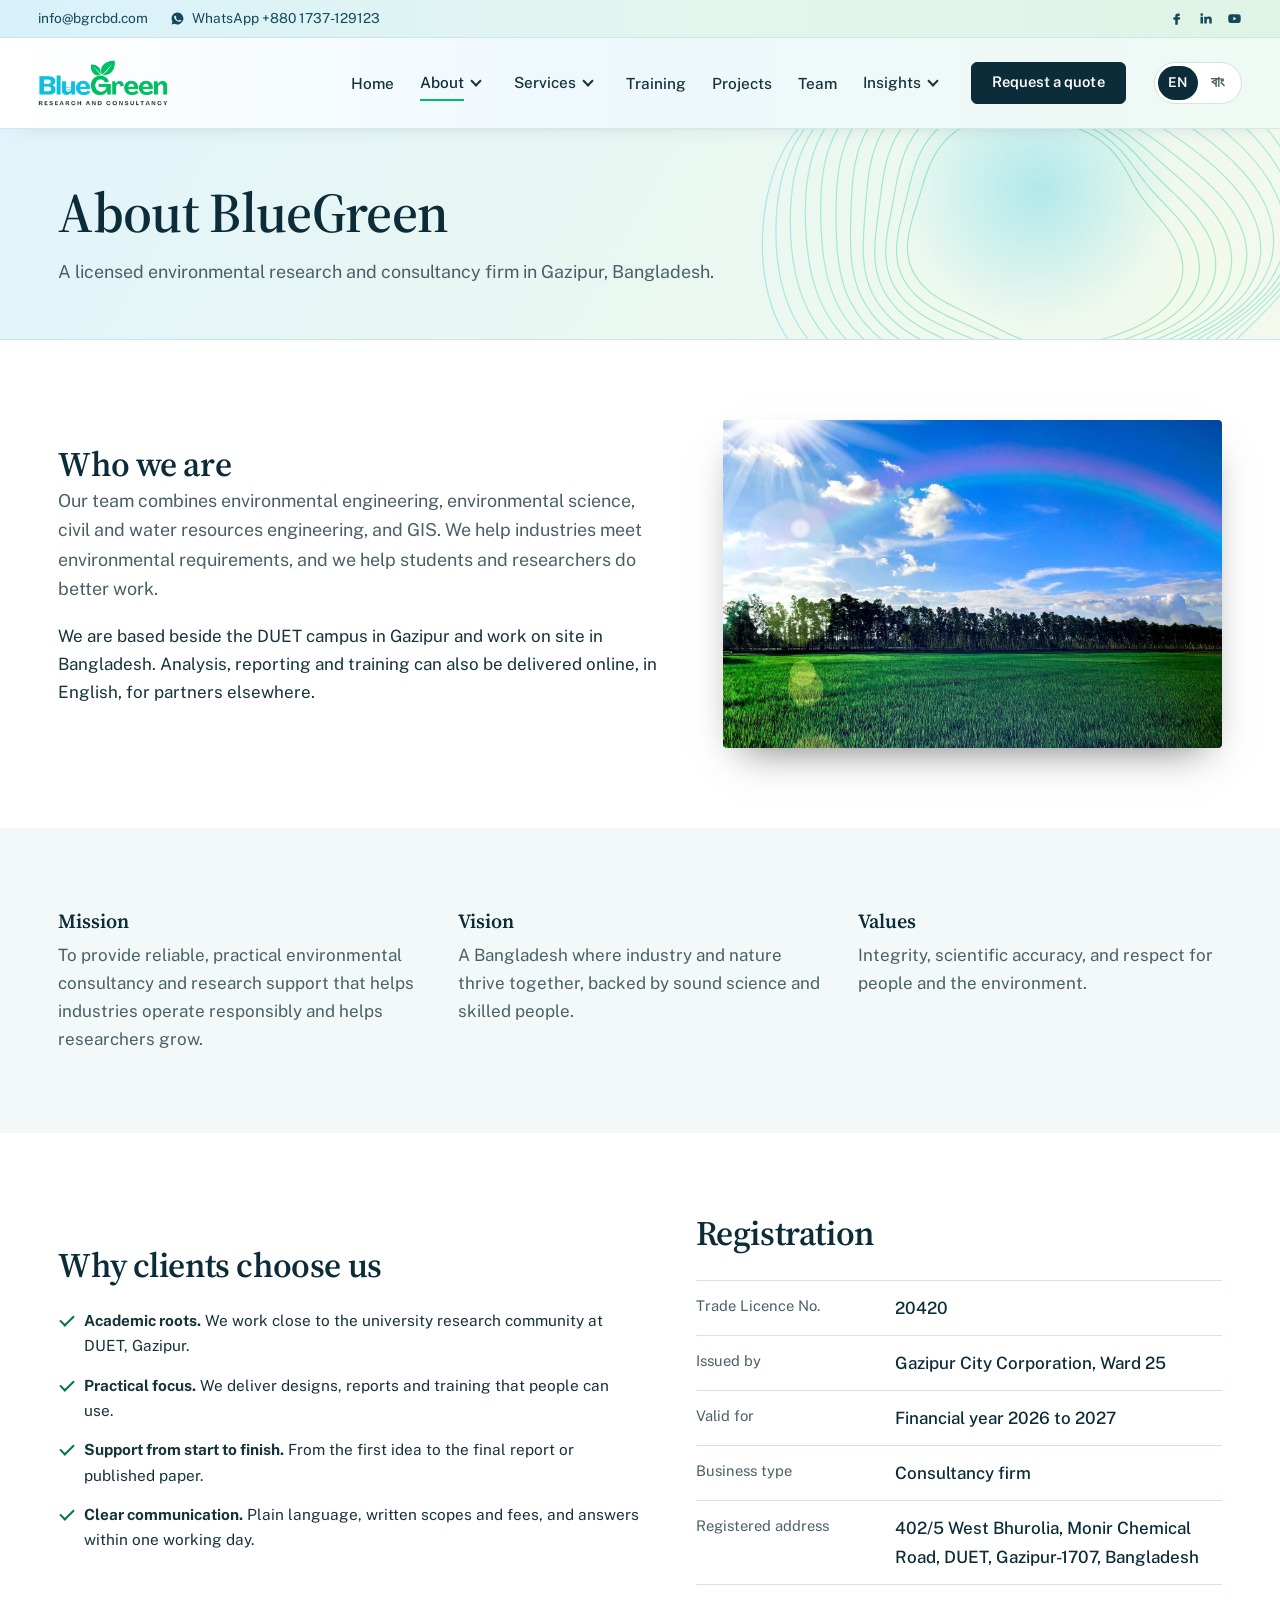
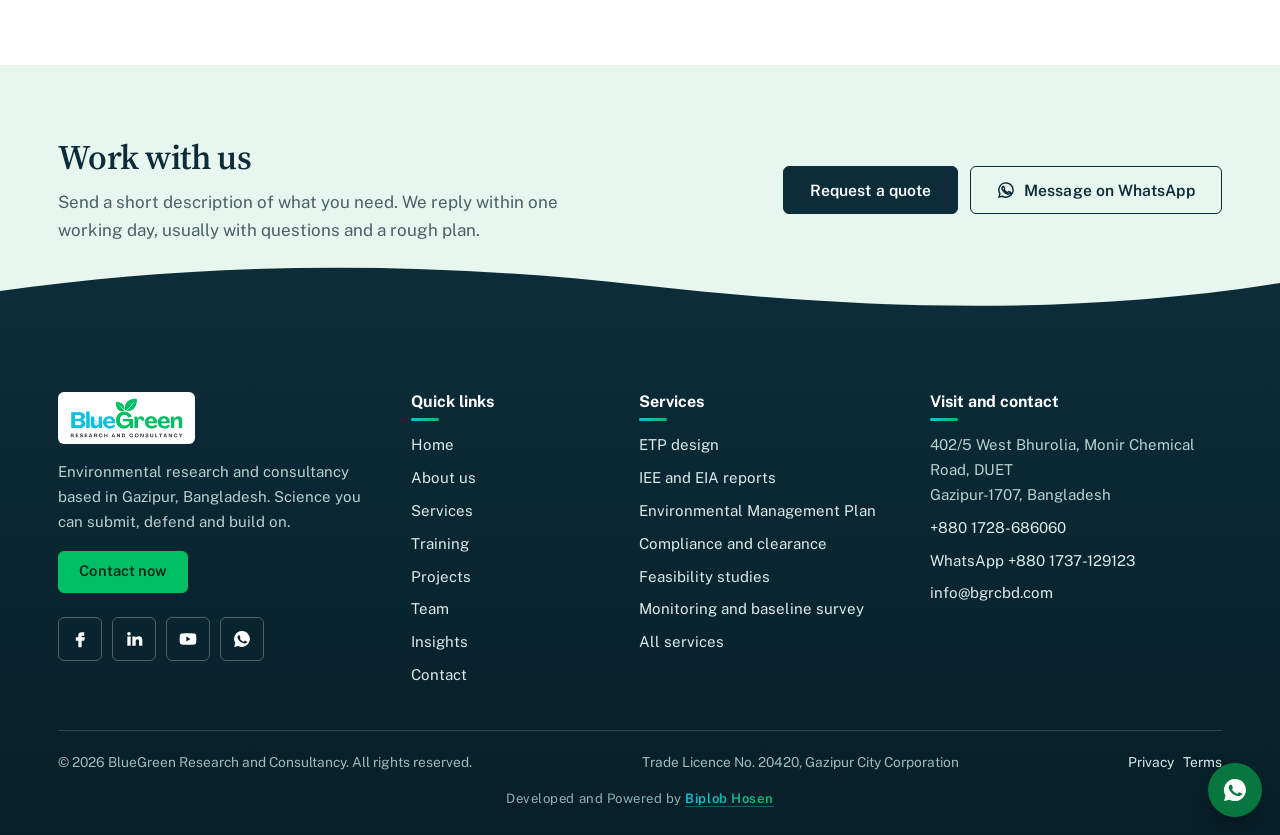
<file: about.html>
<!DOCTYPE html>
<html lang="en"><head><meta charset="utf-8">
<meta name="viewport" content="width=device-width, initial-scale=1">
<title>About | BlueGreen Research and Consultancy</title>
<meta name="description" content="BlueGreen Research and Consultancy is a licensed environmental research and consultancy firm in Gazipur, Bangladesh. Mission, vision, values and registration details.">
<meta name="theme-color" content="#0b2c38">
<meta property="og:type" content="website"><meta property="og:site_name" content="BlueGreen Research and Consultancy">
<meta property="og:title" content="About | BlueGreen Research and Consultancy"><meta property="og:description" content="BlueGreen Research and Consultancy is a licensed environmental research and consultancy firm in Gazipur, Bangladesh. Mission, vision, values and registration details."><meta property="og:image" content="https://www.bgrcbd.com/images/share.jpg"><meta property="og:url" content="https://www.bgrcbd.com/about"><meta name="twitter:card" content="summary_large_image"><meta name="twitter:image" content="https://www.bgrcbd.com/images/share.jpg">
<link rel="canonical" href="https://www.bgrcbd.com/about"><link rel="alternate" hreflang="en" href="https://www.bgrcbd.com/about"><link rel="alternate" hreflang="bn" href="https://www.bgrcbd.com/bn/about"><link rel="alternate" hreflang="x-default" href="https://www.bgrcbd.com/about">
<link rel="icon" href="favicon.png" sizes="48x48"><link rel="icon" href="favicon-192.png" sizes="192x192" type="image/png"><link rel="apple-touch-icon" href="apple-touch-icon.png">
<link rel="preconnect" href="https://fonts.googleapis.com"><link rel="preconnect" href="https://fonts.gstatic.com" crossorigin>
<link href="https://fonts.googleapis.com/css2?family=Public+Sans:wght@400;500;600;700&family=Source+Serif+4:opsz,wght@8..60,500;8..60,600&display=swap" rel="stylesheet">
<link rel="stylesheet" href="style.css">
<script>document.documentElement.className+=" js"</script>
</head><body>
<a class="skip" href="#main">Skip to content</a>
<div class="topbar"><div class="wrap topbar-in">
<div class="tb-left"><a href="mailto:info@bgrcbd.com">info@bgrcbd.com</a><a href="https://wa.me/8801737129123?text=Hello%20BlueGreen%2C%20I%20would%20like%20to%20discuss%20a%20project." rel="noopener"><svg viewBox="0 0 24 24" aria-hidden="true"><path d="M12 2.5a9.5 9.5 0 0 0-8.1 14.4L2.6 21.5l4.7-1.2A9.5 9.5 0 1 0 12 2.5zm5.3 13.6c-.2.6-1.300 1.200-1.800 1.200-.5.100-1 .2-3.200-.7-2.700-1.100-4.400-3.800-4.600-4-.1-.2-1.100-1.400-1.100-2.700s.7-1.900.9-2.200c.2-.3.500-.3.700-.3h.5c.2 0 .4 0 .6.500l.8 1.900c.1.200.1.400 0 .6l-.4.600c-.2.200-.3.400-.1.700.2.300.8 1.300 1.700 2.100 1.100 1 2.100 1.300 2.400 1.500.3.100.5.100.6-.1l.9-1c.2-.3.400-.2.700-.1l1.800.9c.3.100.5.200.5.300.1.200.1.800-.1 1.300z"/></svg>WhatsApp +880 1737-129123</a></div>
<div class="tb-right"><a href="https://www.facebook.com/bluegreenrand" rel="noopener" aria-label="Facebook"><svg viewBox="0 0 24 24" aria-hidden="true"><path d="M14 8h3V4h-3a4 4 0 0 0-4 4v2H7v4h3v8h4v-8h3l1-4h-4V8z"/></svg></a><a href="https://www.linkedin.com/company/bluegreen-research-and-consuntancy/" rel="noopener" aria-label="LinkedIn"><svg viewBox="0 0 24 24" aria-hidden="true"><path d="M4 9h4v11H4zM6 3.5a2.2 2.2 0 1 1 0 4.4 2.2 2.2 0 0 1 0-4.4zM10 9h3.8v1.6c.6-1 1.9-1.9 3.8-1.9 4 0 4.4 2.6 4.4 6V20h-4v-4.8c0-1.3 0-2.9-1.8-2.9s-2.2 1.4-2.2 2.8V20h-4z"/></svg></a><a href="https://www.youtube.com/@BlueGreenResearchandConsultanc" rel="noopener" aria-label="YouTube"><svg viewBox="0 0 24 24" aria-hidden="true"><path d="M21.6 7.2a2.5 2.5 0 0 0-1.8-1.8C18.2 5 12 5 12 5s-6.2 0-7.8.4A2.5 2.5 0 0 0 2.4 7.2C2 8.8 2 12 2 12s0 3.2.4 4.8a2.5 2.5 0 0 0 1.8 1.8C5.8 19 12 19 12 19s6.2 0 7.8-.4a2.5 2.5 0 0 0 1.8-1.8c.4-1.6.4-4.8.4-4.8s0-3.2-.4-4.8zM10 15V9l5 3z"/></svg></a></div>
</div></div>
<header class="site-header"><nav class="wrap nav" aria-label="Main">
<a class="brand" href="./"><img src="logo.png" width="130" height="46" alt="BlueGreen Research and Consultancy - home"></a>
<button class="nav-toggle" type="button" aria-expanded="false" aria-controls="menu"><span></span><span></span><span></span><span class="sr">Menu</span></button>
<ul id="menu" class="menu"><li><a href="./">Home</a></li><li class="has-sub"><a href="about" aria-current="page">About</a><button class="sub-toggle" type="button" aria-expanded="false" aria-label="Open About menu"></button><ul class="sub "><li><a href="about">Who we are</a></li><li><a href="about#mission">Mission and values</a></li><li><a href="about#registration">Registration</a></li></ul></li><li class="has-sub"><a href="services">Services</a><button class="sub-toggle" type="button" aria-expanded="false" aria-label="Open Services menu"></button><div class="sub mega"><div class="mcol"><p class="mh">Industrial compliance</p><ul><li><a class="rich" href="services#etp"><span class="mi"><svg class="" viewBox="0 0 24 24" aria-hidden="true"><path d="M12 3C9 7.5 6 10.5 6 14a6 6 0 0 0 12 0c0-3.5-3-6.5-6-11z"/></svg></span><span class="mt"><b>ETP design</b><small>Clean wastewater, compliant discharge</small></span></a></li><li><a class="rich" href="services#iee-eia"><span class="mi"><svg class="" viewBox="0 0 24 24" aria-hidden="true"><path d="M7 3h7l4 4v14H7z"/><path d="M14 3v4h4M10 12h5M10 16h5"/></svg></span><span class="mt"><b>IEE and EIA reports</b><small>Reports for environmental clearance</small></span></a></li><li><a class="rich" href="services#emp"><span class="mi"><svg class="" viewBox="0 0 24 24" aria-hidden="true"><path d="M6 3h12v18H6z"/><path d="M9 8h6M9 12h6M9 16h3"/></svg></span><span class="mt"><b>Environmental Management Plan</b><small>Actions to limit and monitor impact</small></span></a></li><li><a class="rich" href="services#compliance"><span class="mi"><svg class="" viewBox="0 0 24 24" aria-hidden="true"><path d="M12 3 5 6v5c0 5 3 8 7 10 4-2 7-5 7-10V6z"/><path d="m9 12 2 2 4-4"/></svg></span><span class="mt"><b>Compliance and clearance</b><small>Clearance, renewals and inspections</small></span></a></li><li><a class="rich" href="services#waste-air"><span class="mi"><svg class="" viewBox="0 0 24 24" aria-hidden="true"><path d="M4 20h16V10l-5 3V9l-5 3V5L4 9z"/><path d="M8 20v-3M12 20v-3M16 20v-3"/></svg></span><span class="mt"><b>Waste and air emission advice</b><small>Less waste, cleaner emissions</small></span></a></li></ul></div><div class="mcol"><p class="mh">Environmental engineering and data</p><ul><li><a class="rich" href="services#feasibility"><span class="mi"><svg class="" viewBox="0 0 24 24" aria-hidden="true"><path d="M5 4h14v16H5z"/><path d="m8.5 11 2 2 4-4M8.5 17h7"/></svg></span><span class="mt"><b>Feasibility studies</b><small>Test the project before you invest</small></span></a></li><li><a class="rich" href="services#monitoring"><span class="mi"><svg class="" viewBox="0 0 24 24" aria-hidden="true"><path d="M4 17a8 8 0 1 1 16 0"/><path d="m12 17 4-6"/><circle cx="12" cy="17" r="1"/></svg></span><span class="mt"><b>Monitoring and baseline survey</b><small>Water, air, soil and noise data</small></span></a></li><li><a class="rich" href="services#gis"><span class="mi"><svg class="" viewBox="0 0 24 24" aria-hidden="true"><path d="m12 3 9 5-9 5-9-5z"/><path d="m3 13 9 5 9-5"/></svg></span><span class="mt"><b>GIS and remote sensing</b><small>Maps and satellite analysis</small></span></a></li><li><a class="rich" href="services#hydrology"><span class="mi"><svg class="" viewBox="0 0 24 24" aria-hidden="true"><path d="M3 9c2-2 4-2 6 0s4 2 6 0 4-2 6 0M3 15c2-2 4-2 6 0s4 2 6 0 4-2 6 0"/></svg></span><span class="mt"><b>Hydrological modelling</b><small>Rainfall, runoff and water balance</small></span></a></li><li><a class="rich" href="services#climate-esg"><span class="mi"><svg class="" viewBox="0 0 24 24" aria-hidden="true"><circle cx="12" cy="12" r="9"/><path d="M3 12h18M12 3c3 3 3 15 0 18M12 3c-3 3-3 15 0 18"/></svg></span><span class="mt"><b>Climate, carbon and ESG</b><small>Footprint, risk and sustainability reports</small></span></a></li></ul></div><div class="mcol"><p class="mh">Training and academia</p><ul><li><a class="rich" href="services#training"><span class="mi"><svg class="" viewBox="0 0 24 24" aria-hidden="true"><path d="m2 9 10-5 10 5-10 5z"/><path d="M6 11.5V16c3 2.5 9 2.5 12 0v-4.5"/></svg></span><span class="mt"><b>GIS and RS training</b><small>GIS and remote sensing courses</small></span></a></li><li><a class="rich" href="services#thesis"><span class="mi"><svg class="" viewBox="0 0 24 24" aria-hidden="true"><path d="M4 5c3-1 6-1 8 1 2-2 5-2 8-1v13c-3-1-6-1-8 1-2-2-5-2-8-1z"/><path d="M12 6v13"/></svg></span><span class="mt"><b>Thesis and publication support</b><small>From topic to published paper</small></span></a></li></ul></div><a class="mega-all" href="services">See all services</a></div></li><li><a href="training">Training</a></li><li><a href="projects">Projects</a></li><li><a href="team">Team</a></li><li class="has-sub"><a href="insights">Insights</a><button class="sub-toggle" type="button" aria-expanded="false" aria-label="Open Insights menu"></button><ul class="sub right"><li><a href="insights#iee-eia">IEE or EIA?</a></li><li><a href="insights#etp">Why a factory needs an ETP</a></li><li><a href="insights#gis">What is GIS?</a></li><li><a href="insights#remote-sensing">Satellite images, water and land</a></li><li><a href="insights#thesis">Choosing a thesis topic</a></li></ul></li><li><a class="btn btn-sm" href="contact">Request a quote</a></li></ul>
<div class="lang-sw" role="group" aria-label="Language"><a class="ls-en" href="about" lang="en" hreflang="en" aria-current="true">EN</a><a class="ls-bn" href="bn/about" lang="bn" hreflang="bn">বাং</a></div>
</nav></header>
<main id="main">
<div class="page-head"><div class="wrap"><h1>About BlueGreen</h1><p class="lead">A licensed environmental research and consultancy firm in Gazipur, Bangladesh.</p></div></div>

<section><div class="wrap split" style="grid-template-columns:1.1fr .9fr">
<div><h2>Who we are</h2>
<p class="lead">Our team combines environmental engineering, environmental science, civil and water resources engineering, and GIS. We help industries meet environmental requirements, and we help students and researchers do better work.</p>
<p>We are based beside the DUET campus in Gazipur and work on site in Bangladesh. Analysis, reporting and training can also be delivered online, in English, for partners elsewhere.</p></div>
<figure class="photo"><img src="images/landscape-field.jpg" width="1600" height="1054" loading="lazy" alt="Green rice field and a line of trees under a blue sky with a rainbow"></figure>
</div></section>

<section class="mist" id="mission"><div class="wrap">
<div class="three">
<div><h3>Mission</h3><p>To provide reliable, practical environmental consultancy and research support that helps industries operate responsibly and helps researchers grow.</p></div>
<div><h3>Vision</h3><p>A Bangladesh where industry and nature thrive together, backed by sound science and skilled people.</p></div>
<div><h3>Values</h3><p>Integrity, scientific accuracy, and respect for people and the environment.</p></div>
</div></div></section>

<section><div class="wrap split">
<div><h2>Why clients choose us</h2>
<ul class="ticks" style="margin-top:22px;gap:14px">
<li><b>Academic roots.</b> We work close to the university research community at DUET, Gazipur.</li>
<li><b>Practical focus.</b> We deliver designs, reports and training that people can use.</li>
<li><b>Support from start to finish.</b> From the first idea to the final report or published paper.</li>
<li><b>Clear communication.</b> Plain language, written scopes and fees, and answers within one working day.</li>
</ul></div>
<div id="registration"><h2>Registration</h2>
<dl class="ledger light">
<div><dt>Trade Licence No.</dt><dd>20420</dd></div>
<div><dt>Issued by</dt><dd>Gazipur City Corporation, Ward 25</dd></div>
<div><dt>Valid for</dt><dd>Financial year 2026 to 2027</dd></div>
<div><dt>Business type</dt><dd>Consultancy firm</dd></div>
<div><dt>Registered address</dt><dd>402/5 West Bhurolia, Monir Chemical Road, DUET, Gazipur-1707, Bangladesh</dd></div>
</dl></div>
</div></section>
<section class="cta"><div class="wrap cta-in"><div><h2>Work with us</h2><p>Send a short description of what you need. We reply within one working day, usually with questions and a rough plan.</p></div>
<div class="btn-row"><a class="btn" href="contact">Request a quote</a><a class="btn btn-line" href="https://wa.me/8801737129123?text=Hello%20BlueGreen%2C%20I%20would%20like%20to%20discuss%20a%20project." rel="noopener"><svg viewBox="0 0 24 24" aria-hidden="true"><path d="M12 2.5a9.5 9.5 0 0 0-8.1 14.4L2.6 21.5l4.7-1.2A9.5 9.5 0 1 0 12 2.5zm5.3 13.6c-.2.6-1.300 1.200-1.800 1.200-.5.100-1 .2-3.200-.7-2.700-1.100-4.400-3.800-4.600-4-.1-.2-1.100-1.400-1.100-2.700s.7-1.900.9-2.200c.2-.3.500-.3.700-.3h.5c.2 0 .4 0 .6.500l.8 1.900c.1.200.1.400 0 .6l-.4.600c-.2.200-.3.400-.1.700.2.300.8 1.300 1.700 2.100 1.100 1 2.100 1.300 2.400 1.500.3.100.5.100.6-.1l.9-1c.2-.3.400-.2.700-.1l1.800.9c.3.100.5.200.5.300.1.200.1.800-.1 1.300z"/></svg>Message on WhatsApp</a></div></div></section>
</main>
<footer class="wtop" style="--bg:var(--ink)"><div class="wrap">
<div class="foot-grid">
<div><a class="brand-box" href="./"><img src="logo.png" width="113" height="40" alt="BlueGreen Research and Consultancy"></a>
<p>Environmental research and consultancy based in Gazipur, Bangladesh. Science you can submit, defend and build on.</p>
<a class="btn btn-leaf btn-sm" href="contact">Contact now</a>
<div class="socials"><a href="https://www.facebook.com/bluegreenrand" rel="noopener" aria-label="Facebook"><svg viewBox="0 0 24 24" aria-hidden="true"><path d="M14 8h3V4h-3a4 4 0 0 0-4 4v2H7v4h3v8h4v-8h3l1-4h-4V8z"/></svg></a><a href="https://www.linkedin.com/company/bluegreen-research-and-consuntancy/" rel="noopener" aria-label="LinkedIn"><svg viewBox="0 0 24 24" aria-hidden="true"><path d="M4 9h4v11H4zM6 3.5a2.2 2.2 0 1 1 0 4.4 2.2 2.2 0 0 1 0-4.4zM10 9h3.8v1.6c.6-1 1.9-1.9 3.8-1.9 4 0 4.4 2.6 4.4 6V20h-4v-4.8c0-1.3 0-2.9-1.8-2.9s-2.2 1.4-2.2 2.8V20h-4z"/></svg></a><a href="https://www.youtube.com/@BlueGreenResearchandConsultanc" rel="noopener" aria-label="YouTube"><svg viewBox="0 0 24 24" aria-hidden="true"><path d="M21.6 7.2a2.5 2.5 0 0 0-1.8-1.8C18.2 5 12 5 12 5s-6.2 0-7.8.4A2.5 2.5 0 0 0 2.4 7.2C2 8.8 2 12 2 12s0 3.2.4 4.8a2.5 2.5 0 0 0 1.8 1.8C5.8 19 12 19 12 19s6.2 0 7.8-.4a2.5 2.5 0 0 0 1.8-1.8c.4-1.6.4-4.8.4-4.8s0-3.2-.4-4.8zM10 15V9l5 3z"/></svg></a><a href="https://wa.me/8801737129123?text=Hello%20BlueGreen%2C%20I%20would%20like%20to%20discuss%20a%20project." rel="noopener" aria-label="WhatsApp"><svg viewBox="0 0 24 24" aria-hidden="true"><path d="M12 2.5a9.5 9.5 0 0 0-8.1 14.4L2.6 21.5l4.7-1.2A9.5 9.5 0 1 0 12 2.5zm5.3 13.6c-.2.6-1.300 1.200-1.800 1.200-.5.100-1 .2-3.200-.7-2.700-1.100-4.400-3.800-4.600-4-.1-.2-1.100-1.400-1.100-2.700s.7-1.900.9-2.200c.2-.3.500-.3.700-.3h.5c.2 0 .4 0 .6.500l.8 1.900c.1.200.1.400 0 .6l-.4.600c-.2.200-.3.400-.1.700.2.300.8 1.300 1.700 2.100 1.100 1 2.100 1.300 2.400 1.500.3.100.5.100.6-.1l.9-1c.2-.3.400-.2.700-.1l1.800.9c.3.100.5.200.5.300.1.200.1.800-.1 1.300z"/></svg></a></div></div>
<div><h2 class="ft">Quick links</h2><ul><li><a href="./">Home</a></li><li><a href="about">About us</a></li><li><a href="services">Services</a></li><li><a href="training">Training</a></li><li><a href="projects">Projects</a></li><li><a href="team">Team</a></li><li><a href="insights">Insights</a></li><li><a href="contact">Contact</a></li></ul></div>
<div><h2 class="ft">Services</h2><ul><li><a href="services#etp">ETP design</a></li><li><a href="services#iee-eia">IEE and EIA reports</a></li><li><a href="services#emp">Environmental Management Plan</a></li><li><a href="services#compliance">Compliance and clearance</a></li><li><a href="services#feasibility">Feasibility studies</a></li><li><a href="services#monitoring">Monitoring and baseline survey</a></li><li><a href="services">All services</a></li></ul></div>
<div><h2 class="ft">Visit and contact</h2><ul><li>402/5 West Bhurolia, Monir Chemical Road, DUET<br>Gazipur-1707, Bangladesh</li><li><a href="tel:+8801728686060">+880 1728-686060</a></li><li><a href="https://wa.me/8801737129123?text=Hello%20BlueGreen%2C%20I%20would%20like%20to%20discuss%20a%20project." rel="noopener">WhatsApp +880 1737-129123</a></li><li><a href="mailto:info@bgrcbd.com">info@bgrcbd.com</a></li></ul></div>
</div>
<div class="foot-base"><span>&copy; <span id="year">2026</span> BlueGreen Research and Consultancy. All rights reserved.</span>
<span>Trade Licence No. 20420, Gazipur City Corporation</span>
<span><a href="privacy">Privacy</a> &nbsp; <a href="terms">Terms</a></span></div>
<div class="credit">Developed and Powered by <a href="team#p-biplob-hosen">Biplob Hosen</a></div>
</div></footer>
<a class="wa" href="https://wa.me/8801737129123?text=Hello%20BlueGreen%2C%20I%20would%20like%20to%20discuss%20a%20project." rel="noopener" aria-label="Chat with us on WhatsApp"><svg viewBox="0 0 24 24" aria-hidden="true"><path d="M12 2.5a9.5 9.5 0 0 0-8.1 14.4L2.6 21.5l4.7-1.2A9.5 9.5 0 1 0 12 2.5zm5.3 13.6c-.2.6-1.300 1.200-1.800 1.200-.5.100-1 .2-3.200-.7-2.700-1.100-4.400-3.800-4.600-4-.1-.2-1.100-1.400-1.100-2.700s.7-1.900.9-2.200c.2-.3.500-.3.700-.3h.5c.2 0 .4 0 .6.500l.8 1.900c.1.200.1.400 0 .6l-.4.600c-.2.200-.3.400-.1.700.2.300.8 1.300 1.700 2.100 1.100 1 2.100 1.300 2.400 1.500.3.100.5.100.6-.1l.9-1c.2-.3.400-.2.700-.1l1.800.9c.3.100.5.200.5.300.1.200.1.800-.1 1.300z"/></svg></a>
<script src="script.js"></script>
</body></html>
</file>
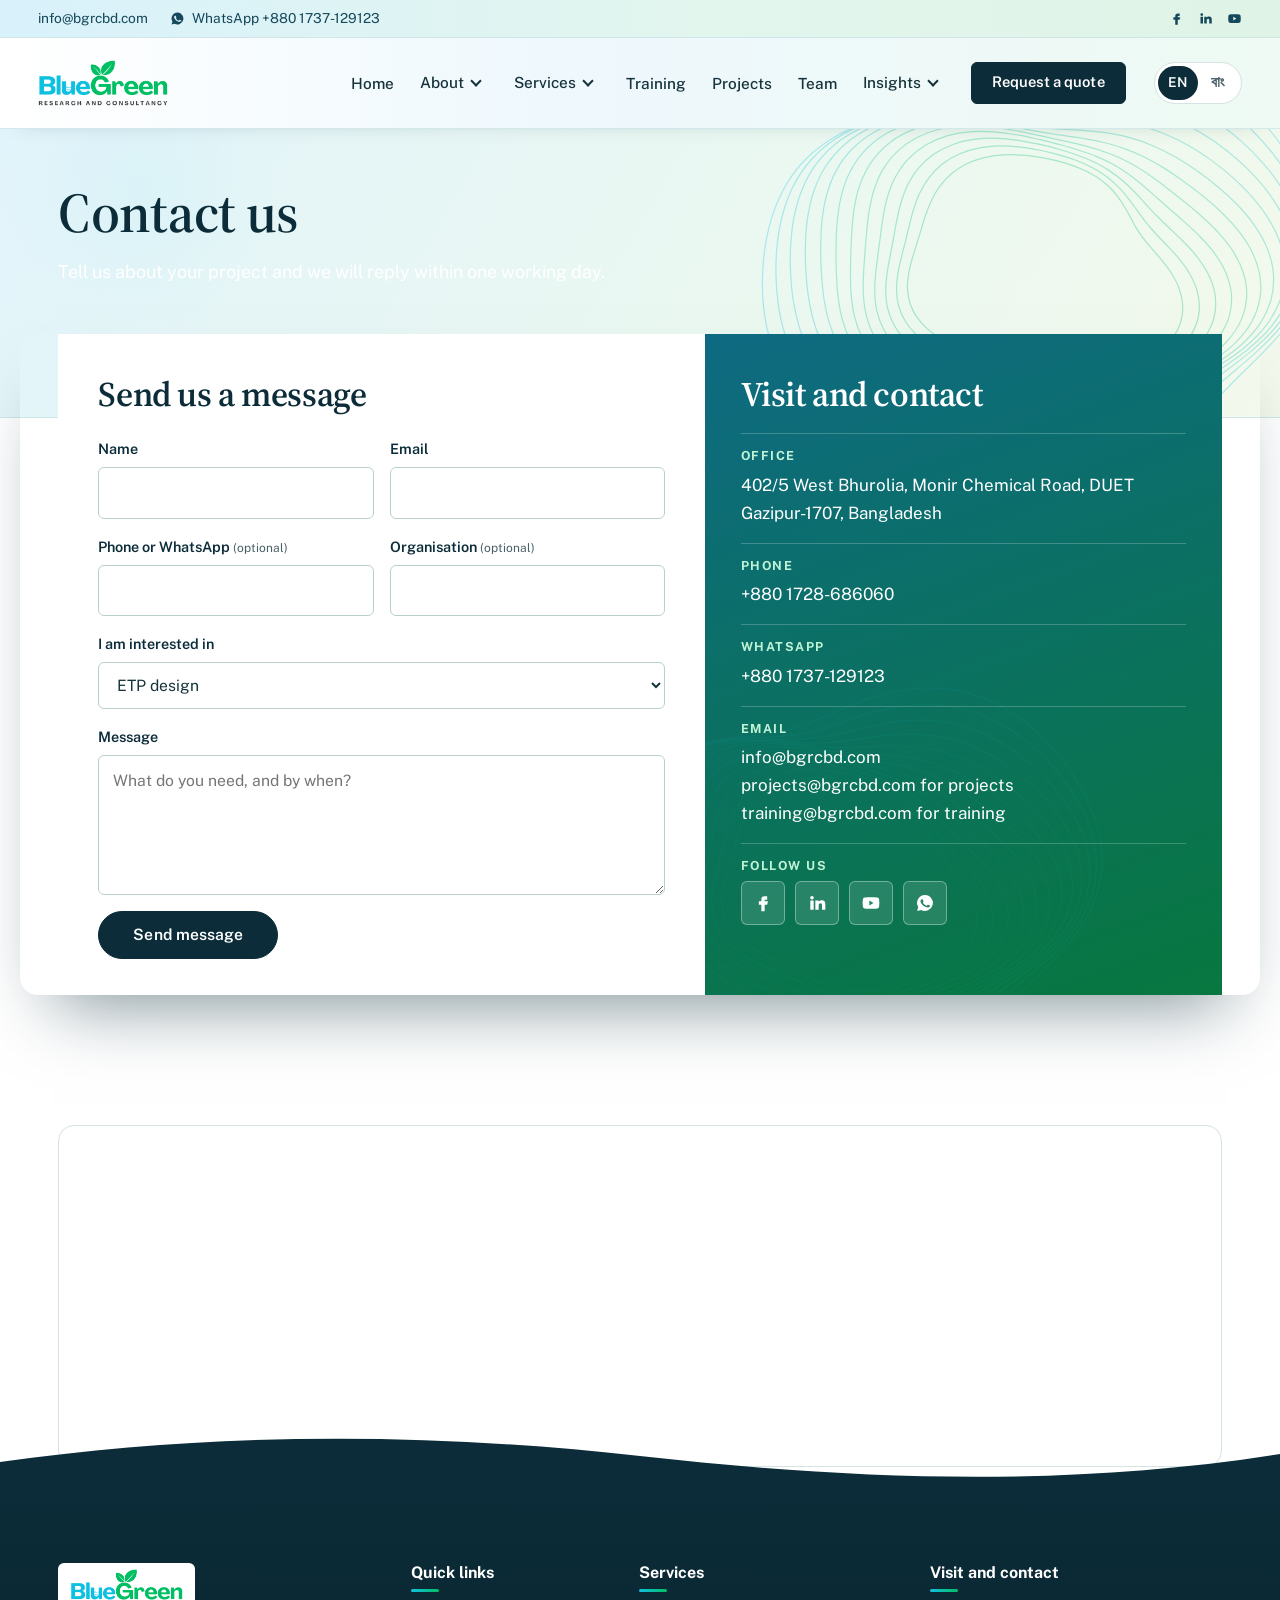
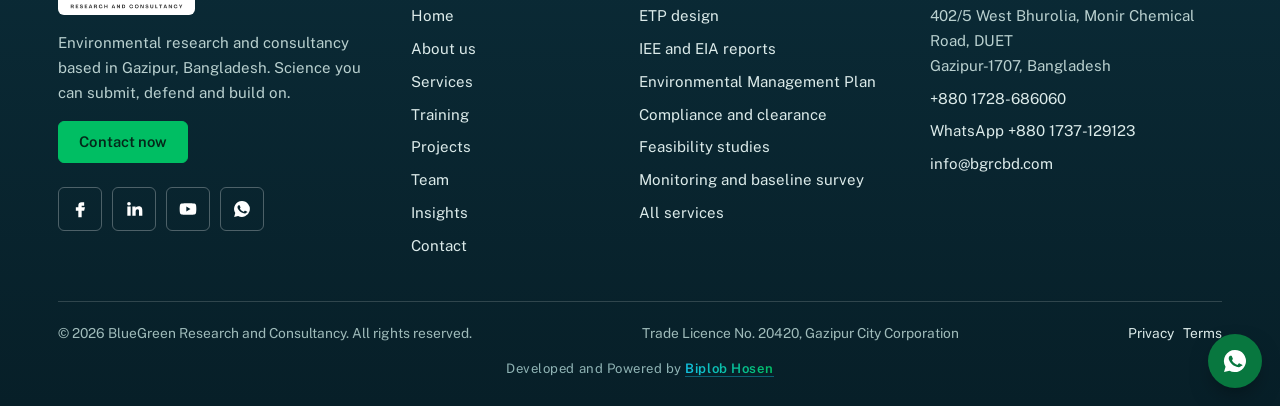
<file: contact.html>
<!DOCTYPE html>
<html lang="en"><head><meta charset="utf-8">
<meta name="viewport" content="width=device-width, initial-scale=1">
<title>Contact | BlueGreen Research and Consultancy</title>
<meta name="description" content="Contact BlueGreen Research and Consultancy in Gazipur, Bangladesh. Request a quote, ask about training, or message us on WhatsApp.">
<meta name="theme-color" content="#0b2c38">
<meta property="og:type" content="website"><meta property="og:site_name" content="BlueGreen Research and Consultancy">
<meta property="og:title" content="Contact | BlueGreen Research and Consultancy"><meta property="og:description" content="Contact BlueGreen Research and Consultancy in Gazipur, Bangladesh. Request a quote, ask about training, or message us on WhatsApp."><meta property="og:image" content="https://www.bgrcbd.com/images/share.jpg"><meta property="og:url" content="https://www.bgrcbd.com/contact"><meta name="twitter:card" content="summary_large_image"><meta name="twitter:image" content="https://www.bgrcbd.com/images/share.jpg">
<link rel="canonical" href="https://www.bgrcbd.com/contact"><link rel="alternate" hreflang="en" href="https://www.bgrcbd.com/contact"><link rel="alternate" hreflang="bn" href="https://www.bgrcbd.com/bn/contact"><link rel="alternate" hreflang="x-default" href="https://www.bgrcbd.com/contact">
<link rel="icon" href="favicon.png" sizes="48x48"><link rel="icon" href="favicon-192.png" sizes="192x192" type="image/png"><link rel="apple-touch-icon" href="apple-touch-icon.png">
<link rel="preconnect" href="https://fonts.googleapis.com"><link rel="preconnect" href="https://fonts.gstatic.com" crossorigin>
<link href="https://fonts.googleapis.com/css2?family=Public+Sans:wght@400;500;600;700&family=Source+Serif+4:opsz,wght@8..60,500;8..60,600&display=swap" rel="stylesheet">
<link rel="stylesheet" href="style.css">
<script>document.documentElement.className+=" js"</script>
</head><body>
<a class="skip" href="#main">Skip to content</a>
<div class="topbar"><div class="wrap topbar-in">
<div class="tb-left"><a href="mailto:info@bgrcbd.com">info@bgrcbd.com</a><a href="https://wa.me/8801737129123?text=Hello%20BlueGreen%2C%20I%20would%20like%20to%20discuss%20a%20project." rel="noopener"><svg viewBox="0 0 24 24" aria-hidden="true"><path d="M12 2.5a9.5 9.5 0 0 0-8.1 14.4L2.6 21.5l4.7-1.2A9.5 9.5 0 1 0 12 2.5zm5.3 13.6c-.2.6-1.300 1.200-1.800 1.200-.5.100-1 .2-3.200-.7-2.700-1.100-4.400-3.800-4.600-4-.1-.2-1.100-1.400-1.100-2.700s.7-1.900.9-2.200c.2-.3.500-.3.700-.3h.5c.2 0 .4 0 .6.500l.8 1.900c.1.200.1.400 0 .6l-.4.600c-.2.200-.3.400-.1.700.2.300.8 1.300 1.700 2.100 1.100 1 2.100 1.300 2.400 1.500.3.100.5.100.6-.1l.9-1c.2-.3.400-.2.700-.1l1.800.9c.3.100.5.200.5.300.1.200.1.800-.1 1.300z"/></svg>WhatsApp +880 1737-129123</a></div>
<div class="tb-right"><a href="https://www.facebook.com/bluegreenrand" rel="noopener" aria-label="Facebook"><svg viewBox="0 0 24 24" aria-hidden="true"><path d="M14 8h3V4h-3a4 4 0 0 0-4 4v2H7v4h3v8h4v-8h3l1-4h-4V8z"/></svg></a><a href="https://www.linkedin.com/company/bluegreen-research-and-consuntancy/" rel="noopener" aria-label="LinkedIn"><svg viewBox="0 0 24 24" aria-hidden="true"><path d="M4 9h4v11H4zM6 3.5a2.2 2.2 0 1 1 0 4.4 2.2 2.2 0 0 1 0-4.4zM10 9h3.8v1.6c.6-1 1.9-1.9 3.8-1.9 4 0 4.4 2.6 4.4 6V20h-4v-4.8c0-1.3 0-2.9-1.8-2.9s-2.2 1.4-2.2 2.8V20h-4z"/></svg></a><a href="https://www.youtube.com/@BlueGreenResearchandConsultanc" rel="noopener" aria-label="YouTube"><svg viewBox="0 0 24 24" aria-hidden="true"><path d="M21.6 7.2a2.5 2.5 0 0 0-1.8-1.8C18.2 5 12 5 12 5s-6.2 0-7.8.4A2.5 2.5 0 0 0 2.4 7.2C2 8.8 2 12 2 12s0 3.2.4 4.8a2.5 2.5 0 0 0 1.8 1.8C5.8 19 12 19 12 19s6.2 0 7.8-.4a2.5 2.5 0 0 0 1.8-1.8c.4-1.6.4-4.8.4-4.8s0-3.2-.4-4.8zM10 15V9l5 3z"/></svg></a></div>
</div></div>
<header class="site-header"><nav class="wrap nav" aria-label="Main">
<a class="brand" href="./"><img src="logo.png" width="130" height="46" alt="BlueGreen Research and Consultancy - home"></a>
<button class="nav-toggle" type="button" aria-expanded="false" aria-controls="menu"><span></span><span></span><span></span><span class="sr">Menu</span></button>
<ul id="menu" class="menu"><li><a href="./">Home</a></li><li class="has-sub"><a href="about">About</a><button class="sub-toggle" type="button" aria-expanded="false" aria-label="Open About menu"></button><ul class="sub "><li><a href="about">Who we are</a></li><li><a href="about#mission">Mission and values</a></li><li><a href="about#registration">Registration</a></li></ul></li><li class="has-sub"><a href="services">Services</a><button class="sub-toggle" type="button" aria-expanded="false" aria-label="Open Services menu"></button><div class="sub mega"><div class="mcol"><p class="mh">Industrial compliance</p><ul><li><a class="rich" href="services#etp"><span class="mi"><svg class="" viewBox="0 0 24 24" aria-hidden="true"><path d="M12 3C9 7.5 6 10.5 6 14a6 6 0 0 0 12 0c0-3.5-3-6.5-6-11z"/></svg></span><span class="mt"><b>ETP design</b><small>Clean wastewater, compliant discharge</small></span></a></li><li><a class="rich" href="services#iee-eia"><span class="mi"><svg class="" viewBox="0 0 24 24" aria-hidden="true"><path d="M7 3h7l4 4v14H7z"/><path d="M14 3v4h4M10 12h5M10 16h5"/></svg></span><span class="mt"><b>IEE and EIA reports</b><small>Reports for environmental clearance</small></span></a></li><li><a class="rich" href="services#emp"><span class="mi"><svg class="" viewBox="0 0 24 24" aria-hidden="true"><path d="M6 3h12v18H6z"/><path d="M9 8h6M9 12h6M9 16h3"/></svg></span><span class="mt"><b>Environmental Management Plan</b><small>Actions to limit and monitor impact</small></span></a></li><li><a class="rich" href="services#compliance"><span class="mi"><svg class="" viewBox="0 0 24 24" aria-hidden="true"><path d="M12 3 5 6v5c0 5 3 8 7 10 4-2 7-5 7-10V6z"/><path d="m9 12 2 2 4-4"/></svg></span><span class="mt"><b>Compliance and clearance</b><small>Clearance, renewals and inspections</small></span></a></li><li><a class="rich" href="services#waste-air"><span class="mi"><svg class="" viewBox="0 0 24 24" aria-hidden="true"><path d="M4 20h16V10l-5 3V9l-5 3V5L4 9z"/><path d="M8 20v-3M12 20v-3M16 20v-3"/></svg></span><span class="mt"><b>Waste and air emission advice</b><small>Less waste, cleaner emissions</small></span></a></li></ul></div><div class="mcol"><p class="mh">Environmental engineering and data</p><ul><li><a class="rich" href="services#feasibility"><span class="mi"><svg class="" viewBox="0 0 24 24" aria-hidden="true"><path d="M5 4h14v16H5z"/><path d="m8.5 11 2 2 4-4M8.5 17h7"/></svg></span><span class="mt"><b>Feasibility studies</b><small>Test the project before you invest</small></span></a></li><li><a class="rich" href="services#monitoring"><span class="mi"><svg class="" viewBox="0 0 24 24" aria-hidden="true"><path d="M4 17a8 8 0 1 1 16 0"/><path d="m12 17 4-6"/><circle cx="12" cy="17" r="1"/></svg></span><span class="mt"><b>Monitoring and baseline survey</b><small>Water, air, soil and noise data</small></span></a></li><li><a class="rich" href="services#gis"><span class="mi"><svg class="" viewBox="0 0 24 24" aria-hidden="true"><path d="m12 3 9 5-9 5-9-5z"/><path d="m3 13 9 5 9-5"/></svg></span><span class="mt"><b>GIS and remote sensing</b><small>Maps and satellite analysis</small></span></a></li><li><a class="rich" href="services#hydrology"><span class="mi"><svg class="" viewBox="0 0 24 24" aria-hidden="true"><path d="M3 9c2-2 4-2 6 0s4 2 6 0 4-2 6 0M3 15c2-2 4-2 6 0s4 2 6 0 4-2 6 0"/></svg></span><span class="mt"><b>Hydrological modelling</b><small>Rainfall, runoff and water balance</small></span></a></li><li><a class="rich" href="services#climate-esg"><span class="mi"><svg class="" viewBox="0 0 24 24" aria-hidden="true"><circle cx="12" cy="12" r="9"/><path d="M3 12h18M12 3c3 3 3 15 0 18M12 3c-3 3-3 15 0 18"/></svg></span><span class="mt"><b>Climate, carbon and ESG</b><small>Footprint, risk and sustainability reports</small></span></a></li></ul></div><div class="mcol"><p class="mh">Training and academia</p><ul><li><a class="rich" href="services#training"><span class="mi"><svg class="" viewBox="0 0 24 24" aria-hidden="true"><path d="m2 9 10-5 10 5-10 5z"/><path d="M6 11.5V16c3 2.5 9 2.5 12 0v-4.5"/></svg></span><span class="mt"><b>GIS and RS training</b><small>GIS and remote sensing courses</small></span></a></li><li><a class="rich" href="services#thesis"><span class="mi"><svg class="" viewBox="0 0 24 24" aria-hidden="true"><path d="M4 5c3-1 6-1 8 1 2-2 5-2 8-1v13c-3-1-6-1-8 1-2-2-5-2-8-1z"/><path d="M12 6v13"/></svg></span><span class="mt"><b>Thesis and publication support</b><small>From topic to published paper</small></span></a></li></ul></div><a class="mega-all" href="services">See all services</a></div></li><li><a href="training">Training</a></li><li><a href="projects">Projects</a></li><li><a href="team">Team</a></li><li class="has-sub"><a href="insights">Insights</a><button class="sub-toggle" type="button" aria-expanded="false" aria-label="Open Insights menu"></button><ul class="sub right"><li><a href="insights#iee-eia">IEE or EIA?</a></li><li><a href="insights#etp">Why a factory needs an ETP</a></li><li><a href="insights#gis">What is GIS?</a></li><li><a href="insights#remote-sensing">Satellite images, water and land</a></li><li><a href="insights#thesis">Choosing a thesis topic</a></li></ul></li><li><a class="btn btn-sm" href="contact" aria-current="page">Request a quote</a></li></ul>
<div class="lang-sw" role="group" aria-label="Language"><a class="ls-en" href="contact" lang="en" hreflang="en" aria-current="true">EN</a><a class="ls-bn" href="bn/contact" lang="bn" hreflang="bn">বাং</a></div>
</nav></header>
<main id="main">
<div class="page-head dark-head"><div class="wrap"><h1>Contact us</h1><p class="lead">Tell us about your project and we will reply within one working day.</p></div></div>
<section class="contact-sec"><div class="wrap contact2">
<div class="form-card"><h2>Send us a message</h2>
<form id="contact-form" data-key="42e55752-fca8-49bc-a5e5-0eb54618872a" data-email="info@bgrcbd.com">
<div class="two"><div class="field"><label for="n">Name</label><input id="n" name="name" autocomplete="name" required></div>
<div class="field"><label for="e">Email</label><input id="e" name="email" type="email" autocomplete="email" required></div></div>
<div class="two"><div class="field"><label for="p">Phone or WhatsApp <small>(optional)</small></label><input id="p" name="phone" type="tel" autocomplete="tel"></div>
<div class="field"><label for="o">Organisation <small>(optional)</small></label><input id="o" name="organisation" autocomplete="organization"></div></div>
<div class="field"><label for="i">I am interested in</label><select id="i" name="interest"><option data-key="etp">ETP design</option><option data-key="iee">IEE or EIA report</option><option data-key="feasibility">Feasibility study</option><option data-key="gis">GIS and remote sensing work</option><option data-key="training">Training courses</option><option data-key="hydrology">Hydrological modelling</option><option data-key="thesis">Thesis or publication support</option><option data-key="other">Something else</option></select></div>
<div class="field"><label for="m">Message</label><textarea id="m" name="message" required placeholder="What do you need, and by when?"></textarea></div>
<input class="hp" type="checkbox" name="botcheck" tabindex="-1" autocomplete="off" aria-hidden="true">
<div class="form-foot"><button class="btn" type="submit">Send message</button><p class="form-status" id="form-status" role="status" aria-live="polite"></p></div>
</form></div>
<aside class="info-card"><h2>Visit and contact</h2>
<div class="info"><b>Office</b><address>402/5 West Bhurolia, Monir Chemical Road, DUET<br>Gazipur-1707, Bangladesh</address></div>
<div class="info"><b>Phone</b><a href="tel:+8801728686060">+880 1728-686060</a></div>
<div class="info"><b>WhatsApp</b><a href="https://wa.me/8801737129123?text=Hello%20BlueGreen%2C%20I%20would%20like%20to%20discuss%20a%20project." rel="noopener">+880 1737-129123</a></div>
<div class="info"><b>Email</b><a href="mailto:info@bgrcbd.com">info@bgrcbd.com</a><br><a href="mailto:projects@bgrcbd.com">projects@bgrcbd.com</a> for projects<br><a href="mailto:training@bgrcbd.com">training@bgrcbd.com</a> for training</div>
<div class="info"><b>Follow us</b><div class="socials"><a href="https://www.facebook.com/bluegreenrand" rel="noopener" aria-label="Facebook"><svg viewBox="0 0 24 24" aria-hidden="true"><path d="M14 8h3V4h-3a4 4 0 0 0-4 4v2H7v4h3v8h4v-8h3l1-4h-4V8z"/></svg></a><a href="https://www.linkedin.com/company/bluegreen-research-and-consuntancy/" rel="noopener" aria-label="LinkedIn"><svg viewBox="0 0 24 24" aria-hidden="true"><path d="M4 9h4v11H4zM6 3.5a2.2 2.2 0 1 1 0 4.4 2.2 2.2 0 0 1 0-4.4zM10 9h3.8v1.6c.6-1 1.9-1.9 3.8-1.9 4 0 4.4 2.6 4.4 6V20h-4v-4.8c0-1.3 0-2.9-1.8-2.9s-2.2 1.4-2.2 2.8V20h-4z"/></svg></a><a href="https://www.youtube.com/@BlueGreenResearchandConsultanc" rel="noopener" aria-label="YouTube"><svg viewBox="0 0 24 24" aria-hidden="true"><path d="M21.6 7.2a2.5 2.5 0 0 0-1.8-1.8C18.2 5 12 5 12 5s-6.2 0-7.8.4A2.5 2.5 0 0 0 2.4 7.2C2 8.8 2 12 2 12s0 3.2.4 4.8a2.5 2.5 0 0 0 1.8 1.8C5.8 19 12 19 12 19s6.2 0 7.8-.4a2.5 2.5 0 0 0 1.8-1.8c.4-1.6.4-4.8.4-4.8s0-3.2-.4-4.8zM10 15V9l5 3z"/></svg></a><a href="https://wa.me/8801737129123?text=Hello%20BlueGreen%2C%20I%20would%20like%20to%20discuss%20a%20project." rel="noopener" aria-label="WhatsApp"><svg viewBox="0 0 24 24" aria-hidden="true"><path d="M12 2.5a9.5 9.5 0 0 0-8.1 14.4L2.6 21.5l4.7-1.2A9.5 9.5 0 1 0 12 2.5zm5.3 13.6c-.2.6-1.300 1.200-1.800 1.200-.5.100-1 .2-3.200-.7-2.700-1.100-4.400-3.800-4.600-4-.1-.2-1.100-1.400-1.100-2.700s.7-1.900.9-2.200c.2-.3.500-.3.700-.3h.5c.2 0 .4 0 .6.500l.8 1.900c.1.200.1.400 0 .6l-.4.600c-.2.200-.3.400-.1.700.2.300.8 1.300 1.700 2.100 1.100 1 2.100 1.300 2.400 1.500.3.100.5.100.6-.1l.9-1c.2-.3.400-.2.700-.1l1.800.9c.3.100.5.200.5.300.1.200.1.800-.1 1.300z"/></svg></a></div></div>
</aside></div></section>
<section class="map-sec"><div class="wrap"><div class="map"><iframe title="Map showing the BlueGreen office near DUET, Gazipur" loading="lazy" referrerpolicy="no-referrer-when-downgrade" src="https://maps.google.com/maps?q=DUET%20Gazipur&amp;output=embed"></iframe></div></div></section>
</main>
<footer class="wtop" style="--bg:var(--ink)"><div class="wrap">
<div class="foot-grid">
<div><a class="brand-box" href="./"><img src="logo.png" width="113" height="40" alt="BlueGreen Research and Consultancy"></a>
<p>Environmental research and consultancy based in Gazipur, Bangladesh. Science you can submit, defend and build on.</p>
<a class="btn btn-leaf btn-sm" href="contact">Contact now</a>
<div class="socials"><a href="https://www.facebook.com/bluegreenrand" rel="noopener" aria-label="Facebook"><svg viewBox="0 0 24 24" aria-hidden="true"><path d="M14 8h3V4h-3a4 4 0 0 0-4 4v2H7v4h3v8h4v-8h3l1-4h-4V8z"/></svg></a><a href="https://www.linkedin.com/company/bluegreen-research-and-consuntancy/" rel="noopener" aria-label="LinkedIn"><svg viewBox="0 0 24 24" aria-hidden="true"><path d="M4 9h4v11H4zM6 3.5a2.2 2.2 0 1 1 0 4.4 2.2 2.2 0 0 1 0-4.4zM10 9h3.8v1.6c.6-1 1.9-1.9 3.8-1.9 4 0 4.4 2.6 4.4 6V20h-4v-4.8c0-1.3 0-2.9-1.8-2.9s-2.2 1.4-2.2 2.8V20h-4z"/></svg></a><a href="https://www.youtube.com/@BlueGreenResearchandConsultanc" rel="noopener" aria-label="YouTube"><svg viewBox="0 0 24 24" aria-hidden="true"><path d="M21.6 7.2a2.5 2.5 0 0 0-1.8-1.8C18.2 5 12 5 12 5s-6.2 0-7.8.4A2.5 2.5 0 0 0 2.4 7.2C2 8.8 2 12 2 12s0 3.2.4 4.8a2.5 2.5 0 0 0 1.8 1.8C5.8 19 12 19 12 19s6.2 0 7.8-.4a2.5 2.5 0 0 0 1.8-1.8c.4-1.6.4-4.8.4-4.8s0-3.2-.4-4.8zM10 15V9l5 3z"/></svg></a><a href="https://wa.me/8801737129123?text=Hello%20BlueGreen%2C%20I%20would%20like%20to%20discuss%20a%20project." rel="noopener" aria-label="WhatsApp"><svg viewBox="0 0 24 24" aria-hidden="true"><path d="M12 2.5a9.5 9.5 0 0 0-8.1 14.4L2.6 21.5l4.7-1.2A9.5 9.5 0 1 0 12 2.5zm5.3 13.6c-.2.6-1.300 1.200-1.800 1.200-.5.100-1 .2-3.200-.7-2.700-1.100-4.400-3.800-4.600-4-.1-.2-1.100-1.400-1.100-2.700s.7-1.900.9-2.200c.2-.3.500-.3.700-.3h.5c.2 0 .4 0 .6.500l.8 1.900c.1.200.1.400 0 .6l-.4.600c-.2.200-.3.400-.1.700.2.300.8 1.300 1.700 2.100 1.100 1 2.100 1.300 2.400 1.500.3.100.5.100.6-.1l.9-1c.2-.3.400-.2.700-.1l1.800.9c.3.100.5.200.5.300.1.200.1.800-.1 1.300z"/></svg></a></div></div>
<div><h2 class="ft">Quick links</h2><ul><li><a href="./">Home</a></li><li><a href="about">About us</a></li><li><a href="services">Services</a></li><li><a href="training">Training</a></li><li><a href="projects">Projects</a></li><li><a href="team">Team</a></li><li><a href="insights">Insights</a></li><li><a href="contact">Contact</a></li></ul></div>
<div><h2 class="ft">Services</h2><ul><li><a href="services#etp">ETP design</a></li><li><a href="services#iee-eia">IEE and EIA reports</a></li><li><a href="services#emp">Environmental Management Plan</a></li><li><a href="services#compliance">Compliance and clearance</a></li><li><a href="services#feasibility">Feasibility studies</a></li><li><a href="services#monitoring">Monitoring and baseline survey</a></li><li><a href="services">All services</a></li></ul></div>
<div><h2 class="ft">Visit and contact</h2><ul><li>402/5 West Bhurolia, Monir Chemical Road, DUET<br>Gazipur-1707, Bangladesh</li><li><a href="tel:+8801728686060">+880 1728-686060</a></li><li><a href="https://wa.me/8801737129123?text=Hello%20BlueGreen%2C%20I%20would%20like%20to%20discuss%20a%20project." rel="noopener">WhatsApp +880 1737-129123</a></li><li><a href="mailto:info@bgrcbd.com">info@bgrcbd.com</a></li></ul></div>
</div>
<div class="foot-base"><span>&copy; <span id="year">2026</span> BlueGreen Research and Consultancy. All rights reserved.</span>
<span>Trade Licence No. 20420, Gazipur City Corporation</span>
<span><a href="privacy">Privacy</a> &nbsp; <a href="terms">Terms</a></span></div>
<div class="credit">Developed and Powered by <a href="team#p-biplob-hosen">Biplob Hosen</a></div>
</div></footer>
<a class="wa" href="https://wa.me/8801737129123?text=Hello%20BlueGreen%2C%20I%20would%20like%20to%20discuss%20a%20project." rel="noopener" aria-label="Chat with us on WhatsApp"><svg viewBox="0 0 24 24" aria-hidden="true"><path d="M12 2.5a9.5 9.5 0 0 0-8.1 14.4L2.6 21.5l4.7-1.2A9.5 9.5 0 1 0 12 2.5zm5.3 13.6c-.2.6-1.300 1.200-1.800 1.200-.5.100-1 .2-3.200-.7-2.700-1.100-4.400-3.800-4.600-4-.1-.2-1.100-1.400-1.100-2.700s.7-1.900.9-2.200c.2-.3.500-.3.700-.3h.5c.2 0 .4 0 .6.500l.8 1.900c.1.200.1.400 0 .6l-.4.600c-.2.200-.3.400-.1.700.2.300.8 1.300 1.700 2.100 1.100 1 2.100 1.300 2.400 1.500.3.100.5.100.6-.1l.9-1c.2-.3.400-.2.700-.1l1.800.9c.3.100.5.200.5.300.1.200.1.800-.1 1.300z"/></svg></a>
<script src="script.js"></script>
</body></html>
</file>
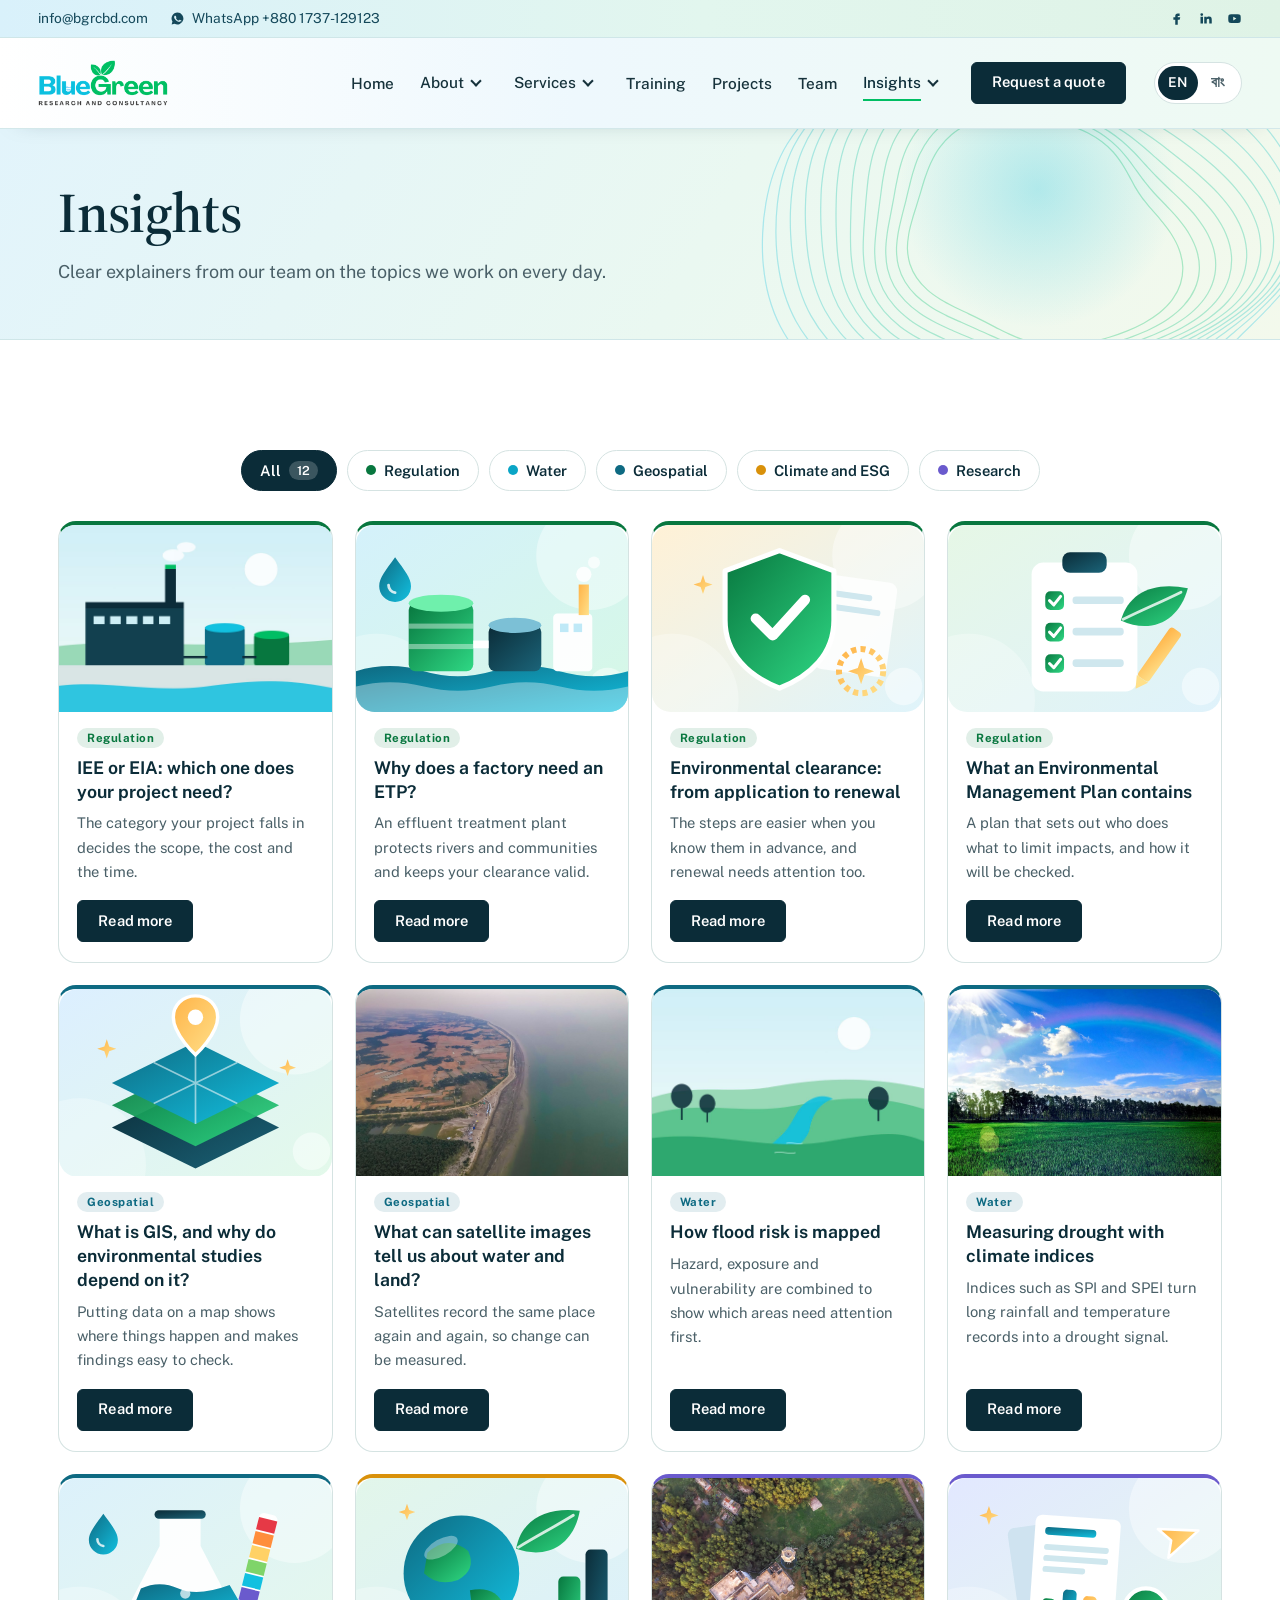
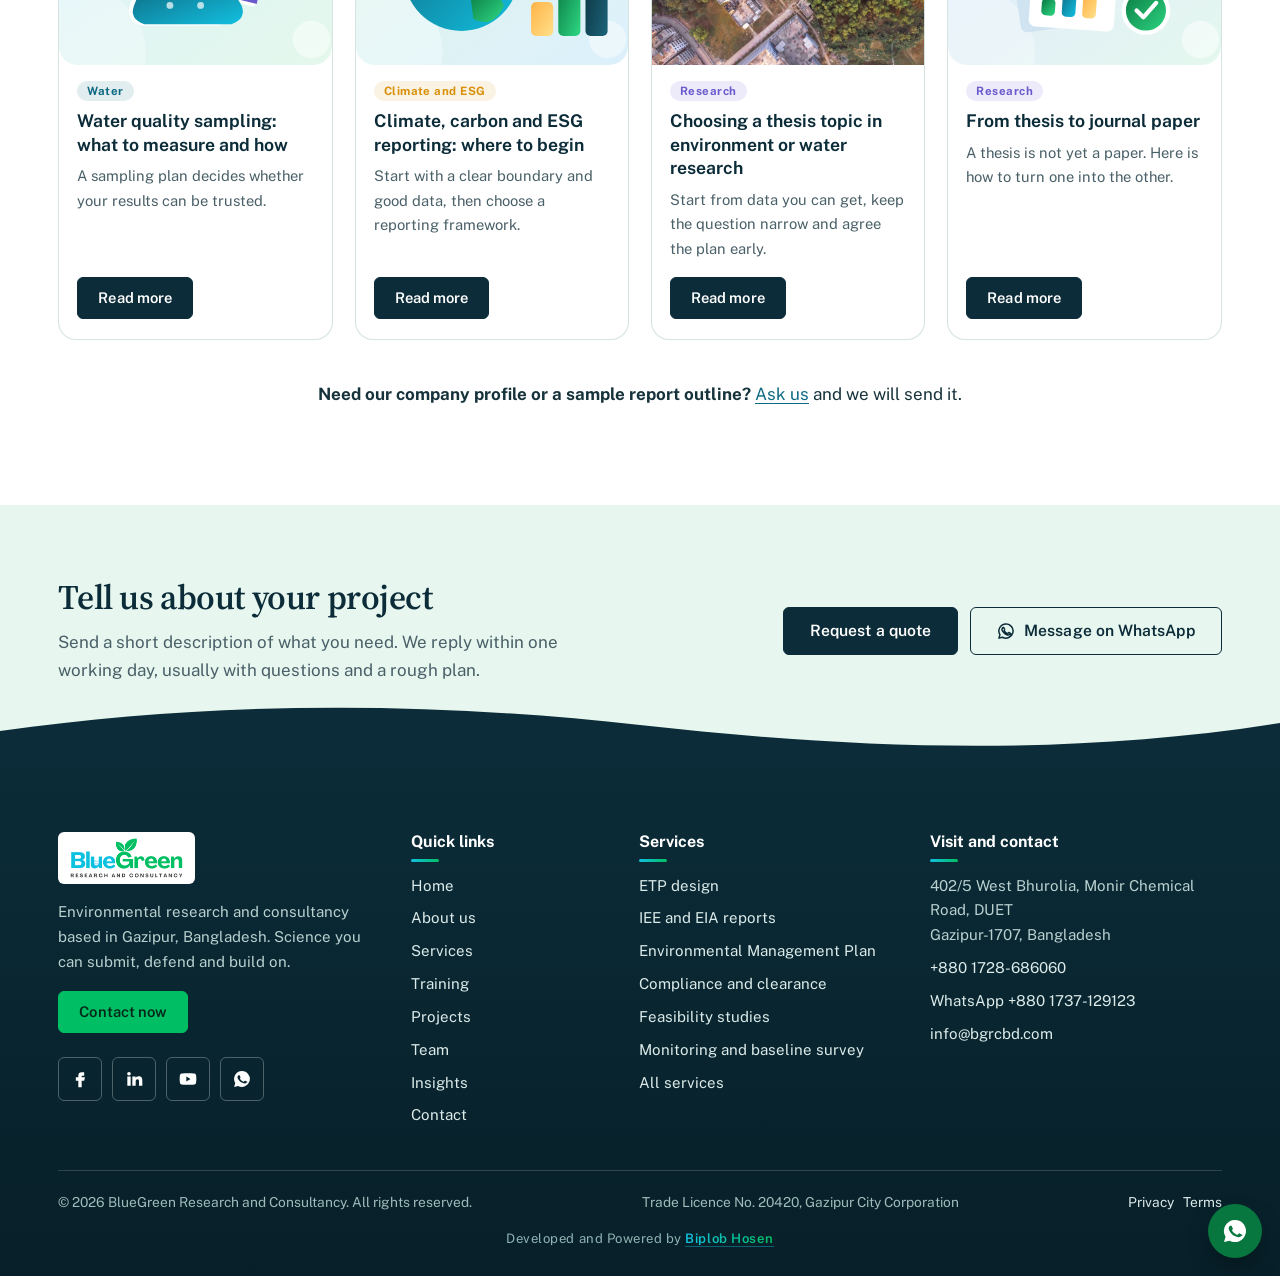
<file: insights.html>
<!DOCTYPE html>
<html lang="en"><head><meta charset="utf-8">
<meta name="viewport" content="width=device-width, initial-scale=1">
<title>Insights | BlueGreen Research and Consultancy</title>
<meta name="description" content="Explainers from BlueGreen on IEE and EIA, effluent treatment plants, environmental clearance, GIS, remote sensing, flood and drought, water quality, ESG and thesis research.">
<meta name="theme-color" content="#0b2c38">
<meta property="og:type" content="website"><meta property="og:site_name" content="BlueGreen Research and Consultancy">
<meta property="og:title" content="Insights | BlueGreen Research and Consultancy"><meta property="og:description" content="Explainers from BlueGreen on IEE and EIA, effluent treatment plants, environmental clearance, GIS, remote sensing, flood and drought, water quality, ESG and thesis research."><meta property="og:image" content="https://www.bgrcbd.com/images/share.jpg"><meta property="og:url" content="https://www.bgrcbd.com/insights"><meta name="twitter:card" content="summary_large_image"><meta name="twitter:image" content="https://www.bgrcbd.com/images/share.jpg">
<link rel="canonical" href="https://www.bgrcbd.com/insights"><link rel="alternate" hreflang="en" href="https://www.bgrcbd.com/insights"><link rel="alternate" hreflang="bn" href="https://www.bgrcbd.com/bn/insights"><link rel="alternate" hreflang="x-default" href="https://www.bgrcbd.com/insights">
<link rel="icon" href="favicon.png" sizes="48x48"><link rel="icon" href="favicon-192.png" sizes="192x192" type="image/png"><link rel="apple-touch-icon" href="apple-touch-icon.png">
<link rel="preconnect" href="https://fonts.googleapis.com"><link rel="preconnect" href="https://fonts.gstatic.com" crossorigin>
<link href="https://fonts.googleapis.com/css2?family=Public+Sans:wght@400;500;600;700&family=Source+Serif+4:opsz,wght@8..60,500;8..60,600&display=swap" rel="stylesheet">
<link rel="stylesheet" href="style.css">
<script>document.documentElement.className+=" js"</script>
</head><body>
<a class="skip" href="#main">Skip to content</a>
<div class="topbar"><div class="wrap topbar-in">
<div class="tb-left"><a href="mailto:info@bgrcbd.com">info@bgrcbd.com</a><a href="https://wa.me/8801737129123?text=Hello%20BlueGreen%2C%20I%20would%20like%20to%20discuss%20a%20project." rel="noopener"><svg viewBox="0 0 24 24" aria-hidden="true"><path d="M12 2.5a9.5 9.5 0 0 0-8.1 14.4L2.6 21.5l4.7-1.2A9.5 9.5 0 1 0 12 2.5zm5.3 13.6c-.2.6-1.300 1.200-1.800 1.200-.5.100-1 .2-3.200-.7-2.700-1.100-4.400-3.800-4.600-4-.1-.2-1.100-1.400-1.100-2.700s.7-1.900.9-2.200c.2-.3.500-.3.700-.3h.5c.2 0 .4 0 .6.500l.8 1.900c.1.200.1.400 0 .6l-.4.600c-.2.200-.3.400-.1.700.2.300.8 1.300 1.700 2.100 1.100 1 2.100 1.300 2.400 1.500.3.100.5.100.6-.1l.9-1c.2-.3.400-.2.700-.1l1.800.9c.3.100.5.200.5.300.1.200.1.800-.1 1.300z"/></svg>WhatsApp +880 1737-129123</a></div>
<div class="tb-right"><a href="https://www.facebook.com/bluegreenrand" rel="noopener" aria-label="Facebook"><svg viewBox="0 0 24 24" aria-hidden="true"><path d="M14 8h3V4h-3a4 4 0 0 0-4 4v2H7v4h3v8h4v-8h3l1-4h-4V8z"/></svg></a><a href="https://www.linkedin.com/company/bluegreen-research-and-consuntancy/" rel="noopener" aria-label="LinkedIn"><svg viewBox="0 0 24 24" aria-hidden="true"><path d="M4 9h4v11H4zM6 3.5a2.2 2.2 0 1 1 0 4.4 2.2 2.2 0 0 1 0-4.4zM10 9h3.8v1.6c.6-1 1.9-1.9 3.8-1.9 4 0 4.4 2.6 4.4 6V20h-4v-4.8c0-1.3 0-2.9-1.8-2.9s-2.2 1.4-2.2 2.8V20h-4z"/></svg></a><a href="https://www.youtube.com/@BlueGreenResearchandConsultanc" rel="noopener" aria-label="YouTube"><svg viewBox="0 0 24 24" aria-hidden="true"><path d="M21.6 7.2a2.5 2.5 0 0 0-1.8-1.8C18.2 5 12 5 12 5s-6.2 0-7.8.4A2.5 2.5 0 0 0 2.4 7.2C2 8.8 2 12 2 12s0 3.2.4 4.8a2.5 2.5 0 0 0 1.8 1.8C5.8 19 12 19 12 19s6.2 0 7.8-.4a2.5 2.5 0 0 0 1.8-1.8c.4-1.6.4-4.8.4-4.8s0-3.2-.4-4.8zM10 15V9l5 3z"/></svg></a></div>
</div></div>
<header class="site-header"><nav class="wrap nav" aria-label="Main">
<a class="brand" href="./"><img src="logo.png" width="130" height="46" alt="BlueGreen Research and Consultancy - home"></a>
<button class="nav-toggle" type="button" aria-expanded="false" aria-controls="menu"><span></span><span></span><span></span><span class="sr">Menu</span></button>
<ul id="menu" class="menu"><li><a href="./">Home</a></li><li class="has-sub"><a href="about">About</a><button class="sub-toggle" type="button" aria-expanded="false" aria-label="Open About menu"></button><ul class="sub "><li><a href="about">Who we are</a></li><li><a href="about#mission">Mission and values</a></li><li><a href="about#registration">Registration</a></li></ul></li><li class="has-sub"><a href="services">Services</a><button class="sub-toggle" type="button" aria-expanded="false" aria-label="Open Services menu"></button><div class="sub mega"><div class="mcol"><p class="mh">Industrial compliance</p><ul><li><a class="rich" href="services#etp"><span class="mi"><svg class="" viewBox="0 0 24 24" aria-hidden="true"><path d="M12 3C9 7.5 6 10.5 6 14a6 6 0 0 0 12 0c0-3.5-3-6.5-6-11z"/></svg></span><span class="mt"><b>ETP design</b><small>Clean wastewater, compliant discharge</small></span></a></li><li><a class="rich" href="services#iee-eia"><span class="mi"><svg class="" viewBox="0 0 24 24" aria-hidden="true"><path d="M7 3h7l4 4v14H7z"/><path d="M14 3v4h4M10 12h5M10 16h5"/></svg></span><span class="mt"><b>IEE and EIA reports</b><small>Reports for environmental clearance</small></span></a></li><li><a class="rich" href="services#emp"><span class="mi"><svg class="" viewBox="0 0 24 24" aria-hidden="true"><path d="M6 3h12v18H6z"/><path d="M9 8h6M9 12h6M9 16h3"/></svg></span><span class="mt"><b>Environmental Management Plan</b><small>Actions to limit and monitor impact</small></span></a></li><li><a class="rich" href="services#compliance"><span class="mi"><svg class="" viewBox="0 0 24 24" aria-hidden="true"><path d="M12 3 5 6v5c0 5 3 8 7 10 4-2 7-5 7-10V6z"/><path d="m9 12 2 2 4-4"/></svg></span><span class="mt"><b>Compliance and clearance</b><small>Clearance, renewals and inspections</small></span></a></li><li><a class="rich" href="services#waste-air"><span class="mi"><svg class="" viewBox="0 0 24 24" aria-hidden="true"><path d="M4 20h16V10l-5 3V9l-5 3V5L4 9z"/><path d="M8 20v-3M12 20v-3M16 20v-3"/></svg></span><span class="mt"><b>Waste and air emission advice</b><small>Less waste, cleaner emissions</small></span></a></li></ul></div><div class="mcol"><p class="mh">Environmental engineering and data</p><ul><li><a class="rich" href="services#feasibility"><span class="mi"><svg class="" viewBox="0 0 24 24" aria-hidden="true"><path d="M5 4h14v16H5z"/><path d="m8.5 11 2 2 4-4M8.5 17h7"/></svg></span><span class="mt"><b>Feasibility studies</b><small>Test the project before you invest</small></span></a></li><li><a class="rich" href="services#monitoring"><span class="mi"><svg class="" viewBox="0 0 24 24" aria-hidden="true"><path d="M4 17a8 8 0 1 1 16 0"/><path d="m12 17 4-6"/><circle cx="12" cy="17" r="1"/></svg></span><span class="mt"><b>Monitoring and baseline survey</b><small>Water, air, soil and noise data</small></span></a></li><li><a class="rich" href="services#gis"><span class="mi"><svg class="" viewBox="0 0 24 24" aria-hidden="true"><path d="m12 3 9 5-9 5-9-5z"/><path d="m3 13 9 5 9-5"/></svg></span><span class="mt"><b>GIS and remote sensing</b><small>Maps and satellite analysis</small></span></a></li><li><a class="rich" href="services#hydrology"><span class="mi"><svg class="" viewBox="0 0 24 24" aria-hidden="true"><path d="M3 9c2-2 4-2 6 0s4 2 6 0 4-2 6 0M3 15c2-2 4-2 6 0s4 2 6 0 4-2 6 0"/></svg></span><span class="mt"><b>Hydrological modelling</b><small>Rainfall, runoff and water balance</small></span></a></li><li><a class="rich" href="services#climate-esg"><span class="mi"><svg class="" viewBox="0 0 24 24" aria-hidden="true"><circle cx="12" cy="12" r="9"/><path d="M3 12h18M12 3c3 3 3 15 0 18M12 3c-3 3-3 15 0 18"/></svg></span><span class="mt"><b>Climate, carbon and ESG</b><small>Footprint, risk and sustainability reports</small></span></a></li></ul></div><div class="mcol"><p class="mh">Training and academia</p><ul><li><a class="rich" href="services#training"><span class="mi"><svg class="" viewBox="0 0 24 24" aria-hidden="true"><path d="m2 9 10-5 10 5-10 5z"/><path d="M6 11.5V16c3 2.5 9 2.5 12 0v-4.5"/></svg></span><span class="mt"><b>GIS and RS training</b><small>GIS and remote sensing courses</small></span></a></li><li><a class="rich" href="services#thesis"><span class="mi"><svg class="" viewBox="0 0 24 24" aria-hidden="true"><path d="M4 5c3-1 6-1 8 1 2-2 5-2 8-1v13c-3-1-6-1-8 1-2-2-5-2-8-1z"/><path d="M12 6v13"/></svg></span><span class="mt"><b>Thesis and publication support</b><small>From topic to published paper</small></span></a></li></ul></div><a class="mega-all" href="services">See all services</a></div></li><li><a href="training">Training</a></li><li><a href="projects">Projects</a></li><li><a href="team">Team</a></li><li class="has-sub"><a href="insights" aria-current="page">Insights</a><button class="sub-toggle" type="button" aria-expanded="false" aria-label="Open Insights menu"></button><ul class="sub right"><li><a href="insights#iee-eia">IEE or EIA?</a></li><li><a href="insights#etp">Why a factory needs an ETP</a></li><li><a href="insights#gis">What is GIS?</a></li><li><a href="insights#remote-sensing">Satellite images, water and land</a></li><li><a href="insights#thesis">Choosing a thesis topic</a></li></ul></li><li><a class="btn btn-sm" href="contact">Request a quote</a></li></ul>
<div class="lang-sw" role="group" aria-label="Language"><a class="ls-en" href="insights" lang="en" hreflang="en" aria-current="true">EN</a><a class="ls-bn" href="bn/insights" lang="bn" hreflang="bn">বাং</a></div>
</nav></header>
<main id="main">
<div class="page-head"><div class="wrap"><h1>Insights</h1><p class="lead">Clear explainers from our team on the topics we work on every day.</p></div></div>

<section><div class="wrap">
<h2 class="sr-only">All insights</h2>
<div class="tabs" role="tablist" aria-label="Insight topics"><button type="button" class="tab" role="tab" aria-selected="true" data-filter="all">All <span class="n">12</span></button><button type="button" class="tab" role="tab" aria-selected="false" data-filter="reg" data-cat="reg"><span class="dot"></span>Regulation</button><button type="button" class="tab" role="tab" aria-selected="false" data-filter="water" data-cat="water"><span class="dot"></span>Water</button><button type="button" class="tab" role="tab" aria-selected="false" data-filter="geo" data-cat="geo"><span class="dot"></span>Geospatial</button><button type="button" class="tab" role="tab" aria-selected="false" data-filter="clim" data-cat="clim"><span class="dot"></span>Climate and ESG</button><button type="button" class="tab" role="tab" aria-selected="false" data-filter="res" data-cat="res"><span class="dot"></span>Research</button></div>
<div class="course-grid"><article class="ccard" data-cat="reg" data-open="iee-eia"><div class="cart"><img src="images/photo-industry.jpg" width="640" height="440" alt="" loading="lazy"></div><div class="cbody"><span class="cchip">Regulation</span><h3>IEE or EIA: which one does your project need?</h3><p>The category your project falls in decides the scope, the cost and the time.</p><div class="cact"><button type="button" class="btn btn-sm" data-open="iee-eia">Read more</button></div></div></article><article class="ccard" data-cat="reg" data-open="etp"><div class="cart"><img src="images/art/etp.svg" width="320" height="220" alt="" loading="lazy"></div><div class="cbody"><span class="cchip">Regulation</span><h3>Why does a factory need an ETP?</h3><p>An effluent treatment plant protects rivers and communities and keeps your clearance valid.</p><div class="cact"><button type="button" class="btn btn-sm" data-open="etp">Read more</button></div></div></article><article class="ccard" data-cat="reg" data-open="clearance"><div class="cart"><img src="images/art/compliance.svg" width="320" height="220" alt="" loading="lazy"></div><div class="cbody"><span class="cchip">Regulation</span><h3>Environmental clearance: from application to renewal</h3><p>The steps are easier when you know them in advance, and renewal needs attention too.</p><div class="cact"><button type="button" class="btn btn-sm" data-open="clearance">Read more</button></div></div></article><article class="ccard" data-cat="reg" data-open="emp"><div class="cart"><img src="images/art/emp.svg" width="320" height="220" alt="" loading="lazy"></div><div class="cbody"><span class="cchip">Regulation</span><h3>What an Environmental Management Plan contains</h3><p>A plan that sets out who does what to limit impacts, and how it will be checked.</p><div class="cact"><button type="button" class="btn btn-sm" data-open="emp">Read more</button></div></div></article><article class="ccard" data-cat="geo" data-open="gis"><div class="cart"><img src="images/art/gis.svg" width="320" height="220" alt="" loading="lazy"></div><div class="cbody"><span class="cchip">Geospatial</span><h3>What is GIS, and why do environmental studies depend on it?</h3><p>Putting data on a map shows where things happen and makes findings easy to check.</p><div class="cact"><button type="button" class="btn btn-sm" data-open="gis">Read more</button></div></div></article><article class="ccard" data-cat="geo" data-open="remote-sensing"><div class="cart"><img src="images/aerial-coast.jpg" width="640" height="440" alt="" loading="lazy"></div><div class="cbody"><span class="cchip">Geospatial</span><h3>What can satellite images tell us about water and land?</h3><p>Satellites record the same place again and again, so change can be measured.</p><div class="cact"><button type="button" class="btn btn-sm" data-open="remote-sensing">Read more</button></div></div></article><article class="ccard" data-cat="water" data-open="flood"><div class="cart"><img src="images/photo-river.jpg" width="640" height="440" alt="" loading="lazy"></div><div class="cbody"><span class="cchip">Water</span><h3>How flood risk is mapped</h3><p>Hazard, exposure and vulnerability are combined to show which areas need attention first.</p><div class="cact"><button type="button" class="btn btn-sm" data-open="flood">Read more</button></div></div></article><article class="ccard" data-cat="water" data-open="drought"><div class="cart"><img src="images/landscape-field.jpg" width="640" height="440" alt="" loading="lazy"></div><div class="cbody"><span class="cchip">Water</span><h3>Measuring drought with climate indices</h3><p>Indices such as SPI and SPEI turn long rainfall and temperature records into a drought signal.</p><div class="cact"><button type="button" class="btn btn-sm" data-open="drought">Read more</button></div></div></article><article class="ccard" data-cat="water" data-open="water-quality"><div class="cart"><img src="images/art/c-water-quality.svg" width="320" height="220" alt="" loading="lazy"></div><div class="cbody"><span class="cchip">Water</span><h3>Water quality sampling: what to measure and how</h3><p>A sampling plan decides whether your results can be trusted.</p><div class="cact"><button type="button" class="btn btn-sm" data-open="water-quality">Read more</button></div></div></article><article class="ccard" data-cat="clim" data-open="esg"><div class="cart"><img src="images/art/climate-esg.svg" width="320" height="220" alt="" loading="lazy"></div><div class="cbody"><span class="cchip">Climate and ESG</span><h3>Climate, carbon and ESG reporting: where to begin</h3><p>Start with a clear boundary and good data, then choose a reporting framework.</p><div class="cact"><button type="button" class="btn btn-sm" data-open="esg">Read more</button></div></div></article><article class="ccard" data-cat="res" data-open="thesis"><div class="cart"><img src="images/aerial-campus.jpg" width="640" height="440" alt="" loading="lazy"></div><div class="cbody"><span class="cchip">Research</span><h3>Choosing a thesis topic in environment or water research</h3><p>Start from data you can get, keep the question narrow and agree the plan early.</p><div class="cact"><button type="button" class="btn btn-sm" data-open="thesis">Read more</button></div></div></article><article class="ccard" data-cat="res" data-open="publication"><div class="cart"><img src="images/art/c-publication.svg" width="320" height="220" alt="" loading="lazy"></div><div class="cbody"><span class="cchip">Research</span><h3>From thesis to journal paper</h3><p>A thesis is not yet a paper. Here is how to turn one into the other.</p><div class="cact"><button type="button" class="btn btn-sm" data-open="publication">Read more</button></div></div></article></div>
<p class="note-line"><b>Need our company profile or a sample report outline?</b> <a href="contact">Ask us</a> and we will send it.</p>
</div></section><dialog class="mdl cdlg" id="iee-eia" data-cat="reg" aria-labelledby="t-iee-eia"><div class="mdl-head cat"><img class="mdl-art" src="images/photo-industry.jpg" width="160" height="110" alt=""><div><span class="cchip light">Regulation</span><h3 id="t-iee-eia">IEE or EIA: which one does your project need?</h3><p class="role">BlueGreen Insights</p></div><button type="button" class="mdl-x" data-close aria-label="Close window">&times;</button></div><div class="mdl-body"><p class="dlead">The category your project falls in decides the scope, the cost and the time.</p><h4>What they are</h4><p>An Initial Environmental Examination (IEE) is a shorter study for projects with a moderate impact. An Environmental Impact Assessment (EIA) is a deeper study for projects with a bigger impact.</p><h4>What decides which one you need</h4><p>It depends on the category the Department of Environment gives your project, which follows from the type and size of the activity. If you are unsure, ask before you start, because the category decides the scope, the cost and the time.</p><h4>What a report usually contains</h4><p>A description of the project and its site, baseline data on air, water, noise, soil and ecology, the expected impacts, measures to reduce them, and an environmental management plan. An EIA is more detailed and usually involves consultation with the people affected.</p><h4>Key points</h4><ul class="edu"><li>Check the category first, then plan the study</li><li>Baseline data takes time, so start early</li><li>The report must match the real site and process</li></ul><div class="btn-row"><a class="btn" href="contact?topic=iee">Talk to us about this</a><a class="btn btn-line" href="services">See our services</a></div></div></dialog><dialog class="mdl cdlg" id="etp" data-cat="reg" aria-labelledby="t-etp"><div class="mdl-head cat"><img class="mdl-art" src="images/art/etp.svg" width="160" height="110" alt=""><div><span class="cchip light">Regulation</span><h3 id="t-etp">Why does a factory need an ETP?</h3><p class="role">BlueGreen Insights</p></div><button type="button" class="mdl-x" data-close aria-label="Close window">&times;</button></div><div class="mdl-body"><p class="dlead">An effluent treatment plant protects rivers and communities and keeps your clearance valid.</p><h4>What an ETP does</h4><p>An effluent treatment plant cleans industrial wastewater before it is released. This protects rivers, soil and nearby communities, and it is required to get and keep environmental clearance.</p><h4>Why design starts with your effluent</h4><p>A good ETP is designed for the wastewater your factory really produces, not for a generic figure. That is why we start with the characterisation of your effluent: its flow, its load and how both change over a day.</p><h4>What to expect from a design</h4><p>The treatment units, their sizes, a layout that fits your site, an operating guide for your staff, and the monitoring that shows the plant is working.</p><h4>Key points</h4><ul class="edu"><li>Start from measured effluent, not assumptions</li><li>Plan for staff training and monitoring</li><li>A plant that runs poorly can fail an inspection</li></ul><div class="btn-row"><a class="btn" href="contact?topic=etp">Talk to us about this</a><a class="btn btn-line" href="services">See our services</a></div></div></dialog><dialog class="mdl cdlg" id="clearance" data-cat="reg" aria-labelledby="t-clearance"><div class="mdl-head cat"><img class="mdl-art" src="images/art/compliance.svg" width="160" height="110" alt=""><div><span class="cchip light">Regulation</span><h3 id="t-clearance">Environmental clearance: from application to renewal</h3><p class="role">BlueGreen Insights</p></div><button type="button" class="mdl-x" data-close aria-label="Close window">&times;</button></div><div class="mdl-body"><p class="dlead">The steps are easier when you know them in advance, and renewal needs attention too.</p><h4>The usual steps</h4><p>Confirm the category of your project, prepare the application with site and process details, complete an IEE or EIA where one is required, submit to the Department of Environment, respond to the review and any site visit, and receive the clearance.</p><h4>After the clearance</h4><p>Clearance is not a one-time job. Conditions must be followed, monitoring kept up and the certificate renewed on time. Missing a renewal can stop operations.</p><h4>Rules change</h4><p>Requirements and forms are updated from time to time. We check the current requirements for each case rather than rely on an old checklist.</p><h4>Key points</h4><ul class="edu"><li>Keep a calendar of renewal dates</li><li>Keep monitoring records ready for inspection</li><li>Ask us to check the current requirements</li></ul><div class="btn-row"><a class="btn" href="contact?topic=other">Talk to us about this</a><a class="btn btn-line" href="services">See our services</a></div></div></dialog><dialog class="mdl cdlg" id="emp" data-cat="reg" aria-labelledby="t-emp"><div class="mdl-head cat"><img class="mdl-art" src="images/art/emp.svg" width="160" height="110" alt=""><div><span class="cchip light">Regulation</span><h3 id="t-emp">What an Environmental Management Plan contains</h3><p class="role">BlueGreen Insights</p></div><button type="button" class="mdl-x" data-close aria-label="Close window">&times;</button></div><div class="mdl-body"><p class="dlead">A plan that sets out who does what to limit impacts, and how it will be checked.</p><h4>The purpose</h4><p>An Environmental Management Plan (EMP) turns the findings of an assessment into actions. It says what will be done to avoid or reduce each impact, who is responsible, when, and at what cost.</p><h4>The main parts</h4><p>Mitigation measures for each impact, a monitoring plan with parameters and frequency, roles and responsibilities, an emergency response outline, and a budget.</p><h4>What makes one useful</h4><p>Actions that the site team can actually carry out, with clear owners and dates, and monitoring that is simple enough to keep up.</p><h4>Key points</h4><ul class="edu"><li>One action, one owner, one date</li><li>Monitoring should be easy to repeat</li><li>Review the plan when the operation changes</li></ul><div class="btn-row"><a class="btn" href="contact?topic=other">Talk to us about this</a><a class="btn btn-line" href="services">See our services</a></div></div></dialog><dialog class="mdl cdlg" id="gis" data-cat="geo" aria-labelledby="t-gis"><div class="mdl-head cat"><img class="mdl-art" src="images/art/gis.svg" width="160" height="110" alt=""><div><span class="cchip light">Geospatial</span><h3 id="t-gis">What is GIS, and why do environmental studies depend on it?</h3><p class="role">BlueGreen Insights</p></div><button type="button" class="mdl-x" data-close aria-label="Close window">&times;</button></div><div class="mdl-body"><p class="dlead">Putting data on a map shows where things happen and makes findings easy to check.</p><h4>What GIS does</h4><p>GIS (geographic information systems) lets you put data on a map and analyse it by place. In environmental work it answers questions such as which areas flood, where land use is changing, or which site is suitable for a plant.</p><h4>Why it helps a report</h4><p>Because every result is tied to a location, a map also makes findings easier for a regulator, a donor or a community to check.</p><h4>Typical outputs</h4><p>Site and land-use maps, suitability and risk maps, change maps from satellite images, and clear figures for reports and presentations.</p><h4>Key points</h4><ul class="edu"><li>Every result is tied to a place</li><li>Maps make findings easier to verify</li><li>Good data matters more than complex tools</li></ul><div class="btn-row"><a class="btn" href="contact?topic=gis">Talk to us about this</a><a class="btn btn-line" href="services">See our services</a></div></div></dialog><dialog class="mdl cdlg" id="remote-sensing" data-cat="geo" aria-labelledby="t-remote-sensing"><div class="mdl-head cat"><img class="mdl-art" src="images/aerial-coast.jpg" width="160" height="110" alt=""><div><span class="cchip light">Geospatial</span><h3 id="t-remote-sensing">What can satellite images tell us about water and land?</h3><p class="role">BlueGreen Insights</p></div><button type="button" class="mdl-x" data-close aria-label="Close window">&times;</button></div><div class="mdl-body"><p class="dlead">Satellites record the same place again and again, so change can be measured.</p><h4>What the images show</h4><p>Satellites record the same place again and again. From those images we can map land cover, track changes in rivers and wetlands, and estimate vegetation condition and drought.</p><h4>Where it is useful</h4><p>Shoreline and river change, crop and vegetation condition, urban growth, flood extent and water bodies over many years.</p><h4>Its limits</h4><p>Remote sensing does not replace fieldwork. It tells you where to look, and fieldwork tells you what you are looking at.</p><h4>Key points</h4><ul class="edu"><li>Use images to decide where to survey</li><li>Compare the same season across years</li><li>Check results against ground data</li></ul><div class="btn-row"><a class="btn" href="contact?topic=gis">Talk to us about this</a><a class="btn btn-line" href="services">See our services</a></div></div></dialog><dialog class="mdl cdlg" id="flood" data-cat="water" aria-labelledby="t-flood"><div class="mdl-head cat"><img class="mdl-art" src="images/photo-river.jpg" width="160" height="110" alt=""><div><span class="cchip light">Water</span><h3 id="t-flood">How flood risk is mapped</h3><p class="role">BlueGreen Insights</p></div><button type="button" class="mdl-x" data-close aria-label="Close window">&times;</button></div><div class="mdl-body"><p class="dlead">Hazard, exposure and vulnerability are combined to show which areas need attention first.</p><h4>Three ingredients</h4><p>Flood risk maps usually combine how likely and how deep flooding is (hazard), what lies in the flood zone (exposure), and how well people and assets can cope (vulnerability).</p><h4>Methods</h4><p>Hydrological and hydraulic models simulate how water moves. Where data is limited, multi-criteria methods such as the Analytic Hierarchy Process (AHP) combine factors like elevation, rainfall, land use and distance to rivers into a single map.</p><h4>Using the map</h4><p>The result helps planners choose where to build, where to protect and where to prepare communities first.</p><h4>Key points</h4><ul class="edu"><li>Say clearly what the map shows and what it does not</li><li>Check the model against past floods</li><li>Share the map in a form people can use</li></ul><div class="btn-row"><a class="btn" href="contact?topic=hydrology">Talk to us about this</a><a class="btn btn-line" href="services">See our services</a></div></div></dialog><dialog class="mdl cdlg" id="drought" data-cat="water" aria-labelledby="t-drought"><div class="mdl-head cat"><img class="mdl-art" src="images/landscape-field.jpg" width="160" height="110" alt=""><div><span class="cchip light">Water</span><h3 id="t-drought">Measuring drought with climate indices</h3><p class="role">BlueGreen Insights</p></div><button type="button" class="mdl-x" data-close aria-label="Close window">&times;</button></div><div class="mdl-body"><p class="dlead">Indices such as SPI and SPEI turn long rainfall and temperature records into a drought signal.</p><h4>Why use an index</h4><p>Drought is not just low rainfall. Indices such as the Standardised Precipitation Index (SPI) and the Standardised Precipitation-Evapotranspiration Index (SPEI) compare current conditions with the long-term record so that dry and wet periods can be compared across places.</p><h4>What SPEI adds</h4><p>SPEI also includes temperature, so it reflects the effect of a warming climate on water demand as well as on rainfall.</p><h4>What you can do with it</h4><p>Find how often and how severely droughts occurred, map where they were worst, and look for trends over several decades.</p><h4>Key points</h4><ul class="edu"><li>Use a long, consistent record</li><li>Pick the time scale to match your question</li><li>Check stations and gaps in the data</li></ul><div class="btn-row"><a class="btn" href="contact?topic=hydrology">Talk to us about this</a><a class="btn btn-line" href="services">See our services</a></div></div></dialog><dialog class="mdl cdlg" id="water-quality" data-cat="water" aria-labelledby="t-water-quality"><div class="mdl-head cat"><img class="mdl-art" src="images/art/c-water-quality.svg" width="160" height="110" alt=""><div><span class="cchip light">Water</span><h3 id="t-water-quality">Water quality sampling: what to measure and how</h3><p class="role">BlueGreen Insights</p></div><button type="button" class="mdl-x" data-close aria-label="Close window">&times;</button></div><div class="mdl-body"><p class="dlead">A sampling plan decides whether your results can be trusted.</p><h4>Start with a plan</h4><p>Decide the purpose, the sampling points, the parameters and the frequency before going to the field. The plan should match the question you need to answer.</p><h4>Common parameters</h4><p>pH, temperature, dissolved oxygen, turbidity, total suspended and dissolved solids, BOD, COD, nutrients and, where relevant, metals. Some are measured on site and others in a laboratory.</p><h4>Getting reliable results</h4><p>Use clean containers, preserve and label samples correctly, keep them cool and reach the laboratory in time. Record what you saw at each point.</p><h4>Key points</h4><ul class="edu"><li>Write the plan before sampling</li><li>Measure unstable parameters on site</li><li>Compare results with the relevant standard</li></ul><div class="btn-row"><a class="btn" href="contact?topic=other">Talk to us about this</a><a class="btn btn-line" href="services">See our services</a></div></div></dialog><dialog class="mdl cdlg" id="esg" data-cat="clim" aria-labelledby="t-esg"><div class="mdl-head cat"><img class="mdl-art" src="images/art/climate-esg.svg" width="160" height="110" alt=""><div><span class="cchip light">Climate and ESG</span><h3 id="t-esg">Climate, carbon and ESG reporting: where to begin</h3><p class="role">BlueGreen Insights</p></div><button type="button" class="mdl-x" data-close aria-label="Close window">&times;</button></div><div class="mdl-body"><p class="dlead">Start with a clear boundary and good data, then choose a reporting framework.</p><h4>Set the boundary</h4><p>Decide which sites, activities and years the report covers. A clear boundary keeps the numbers comparable year after year.</p><h4>Count your emissions</h4><p>Carbon accounting usually groups emissions into scope 1 (direct, such as fuel burned on site), scope 2 (purchased electricity) and scope 3 (other indirect sources such as transport and purchased goods).</p><h4>Choose a framework</h4><p>Buyers, donors and lenders often ask for a recognised framework such as the GHG Protocol for emissions or GRI for wider sustainability reporting. Tell us who will read the report and we can suggest one.</p><h4>Key points</h4><ul class="edu"><li>Begin with scope 1 and 2</li><li>Keep records of data sources</li><li>Report the same way each year</li></ul><div class="btn-row"><a class="btn" href="contact?topic=other">Talk to us about this</a><a class="btn btn-line" href="services">See our services</a></div></div></dialog><dialog class="mdl cdlg" id="thesis" data-cat="res" aria-labelledby="t-thesis"><div class="mdl-head cat"><img class="mdl-art" src="images/aerial-campus.jpg" width="160" height="110" alt=""><div><span class="cchip light">Research</span><h3 id="t-thesis">Choosing a thesis topic in environment or water research</h3><p class="role">BlueGreen Insights</p></div><button type="button" class="mdl-x" data-close aria-label="Close window">&times;</button></div><div class="mdl-body"><p class="dlead">Start from data you can get, keep the question narrow and agree the plan early.</p><h4>Start from data</h4><p>A topic is only as good as the data behind it, so check availability before you commit. Open satellite and climate datasets, government records and your own field data are common sources.</p><h4>Keep it narrow</h4><p>A narrow question with methods you can explain is better than a broad one you cannot finish. Agree the plan with your supervisor early.</p><h4>Ask for a second opinion</h4><p>If you want a second opinion on a topic, our team is happy to talk.</p><h4>Key points</h4><ul class="edu"><li>Check the data first</li><li>Choose methods you can explain</li><li>Agree the plan with your supervisor</li></ul><div class="btn-row"><a class="btn" href="contact?topic=thesis">Talk to us about this</a><a class="btn btn-line" href="services">See our services</a></div></div></dialog><dialog class="mdl cdlg" id="publication" data-cat="res" aria-labelledby="t-publication"><div class="mdl-head cat"><img class="mdl-art" src="images/art/c-publication.svg" width="160" height="110" alt=""><div><span class="cchip light">Research</span><h3 id="t-publication">From thesis to journal paper</h3><p class="role">BlueGreen Insights</p></div><button type="button" class="mdl-x" data-close aria-label="Close window">&times;</button></div><div class="mdl-body"><p class="dlead">A thesis is not yet a paper. Here is how to turn one into the other.</p><h4>Pick the paper</h4><p>A thesis holds several results. Choose the one that tells a complete story and write that one first.</p><h4>Fit the journal</h4><p>Read the aims and scope and a few recent papers. Match the length, structure and referencing style, and prepare clear figures.</p><h4>Plan for revision</h4><p>Reviewers nearly always ask for changes. Answer every comment politely and specifically, and show what you changed.</p><h4>Key points</h4><ul class="edu"><li>One paper, one clear message</li><li>Choose the journal before you write</li><li>Treat reviews as help, not as rejection</li></ul><div class="btn-row"><a class="btn" href="contact?topic=thesis">Talk to us about this</a><a class="btn btn-line" href="services">See our services</a></div></div></dialog>
<section class="cta"><div class="wrap cta-in"><div><h2>Tell us about your project</h2><p>Send a short description of what you need. We reply within one working day, usually with questions and a rough plan.</p></div>
<div class="btn-row"><a class="btn" href="contact">Request a quote</a><a class="btn btn-line" href="https://wa.me/8801737129123?text=Hello%20BlueGreen%2C%20I%20would%20like%20to%20discuss%20a%20project." rel="noopener"><svg viewBox="0 0 24 24" aria-hidden="true"><path d="M12 2.5a9.5 9.5 0 0 0-8.1 14.4L2.6 21.5l4.7-1.2A9.5 9.5 0 1 0 12 2.5zm5.3 13.6c-.2.6-1.300 1.200-1.800 1.200-.5.100-1 .2-3.200-.7-2.700-1.100-4.400-3.800-4.600-4-.1-.2-1.100-1.400-1.100-2.700s.7-1.900.9-2.200c.2-.3.500-.3.700-.3h.5c.2 0 .4 0 .6.500l.8 1.900c.1.200.1.400 0 .6l-.4.600c-.2.200-.3.400-.1.700.2.300.8 1.300 1.700 2.100 1.100 1 2.100 1.300 2.400 1.500.3.100.5.100.6-.1l.9-1c.2-.3.400-.2.700-.1l1.800.9c.3.100.5.200.5.300.1.200.1.800-.1 1.300z"/></svg>Message on WhatsApp</a></div></div></section>
</main>
<footer class="wtop" style="--bg:var(--ink)"><div class="wrap">
<div class="foot-grid">
<div><a class="brand-box" href="./"><img src="logo.png" width="113" height="40" alt="BlueGreen Research and Consultancy"></a>
<p>Environmental research and consultancy based in Gazipur, Bangladesh. Science you can submit, defend and build on.</p>
<a class="btn btn-leaf btn-sm" href="contact">Contact now</a>
<div class="socials"><a href="https://www.facebook.com/bluegreenrand" rel="noopener" aria-label="Facebook"><svg viewBox="0 0 24 24" aria-hidden="true"><path d="M14 8h3V4h-3a4 4 0 0 0-4 4v2H7v4h3v8h4v-8h3l1-4h-4V8z"/></svg></a><a href="https://www.linkedin.com/company/bluegreen-research-and-consuntancy/" rel="noopener" aria-label="LinkedIn"><svg viewBox="0 0 24 24" aria-hidden="true"><path d="M4 9h4v11H4zM6 3.5a2.2 2.2 0 1 1 0 4.4 2.2 2.2 0 0 1 0-4.4zM10 9h3.8v1.6c.6-1 1.9-1.9 3.8-1.9 4 0 4.4 2.6 4.4 6V20h-4v-4.8c0-1.3 0-2.9-1.8-2.9s-2.2 1.4-2.2 2.8V20h-4z"/></svg></a><a href="https://www.youtube.com/@BlueGreenResearchandConsultanc" rel="noopener" aria-label="YouTube"><svg viewBox="0 0 24 24" aria-hidden="true"><path d="M21.6 7.2a2.5 2.5 0 0 0-1.8-1.8C18.2 5 12 5 12 5s-6.2 0-7.8.4A2.5 2.5 0 0 0 2.4 7.2C2 8.8 2 12 2 12s0 3.2.4 4.8a2.5 2.5 0 0 0 1.8 1.8C5.8 19 12 19 12 19s6.2 0 7.8-.4a2.5 2.5 0 0 0 1.8-1.8c.4-1.6.4-4.8.4-4.8s0-3.2-.4-4.8zM10 15V9l5 3z"/></svg></a><a href="https://wa.me/8801737129123?text=Hello%20BlueGreen%2C%20I%20would%20like%20to%20discuss%20a%20project." rel="noopener" aria-label="WhatsApp"><svg viewBox="0 0 24 24" aria-hidden="true"><path d="M12 2.5a9.5 9.5 0 0 0-8.1 14.4L2.6 21.5l4.7-1.2A9.5 9.5 0 1 0 12 2.5zm5.3 13.6c-.2.6-1.300 1.200-1.800 1.200-.5.100-1 .2-3.200-.7-2.700-1.100-4.400-3.800-4.600-4-.1-.2-1.100-1.400-1.100-2.700s.7-1.900.9-2.200c.2-.3.500-.3.700-.3h.5c.2 0 .4 0 .6.500l.8 1.900c.1.200.1.400 0 .6l-.4.600c-.2.200-.3.400-.1.700.2.300.8 1.300 1.700 2.100 1.100 1 2.100 1.300 2.400 1.500.3.100.5.100.6-.1l.9-1c.2-.3.400-.2.700-.1l1.800.9c.3.100.5.200.5.300.1.200.1.800-.1 1.300z"/></svg></a></div></div>
<div><h2 class="ft">Quick links</h2><ul><li><a href="./">Home</a></li><li><a href="about">About us</a></li><li><a href="services">Services</a></li><li><a href="training">Training</a></li><li><a href="projects">Projects</a></li><li><a href="team">Team</a></li><li><a href="insights">Insights</a></li><li><a href="contact">Contact</a></li></ul></div>
<div><h2 class="ft">Services</h2><ul><li><a href="services#etp">ETP design</a></li><li><a href="services#iee-eia">IEE and EIA reports</a></li><li><a href="services#emp">Environmental Management Plan</a></li><li><a href="services#compliance">Compliance and clearance</a></li><li><a href="services#feasibility">Feasibility studies</a></li><li><a href="services#monitoring">Monitoring and baseline survey</a></li><li><a href="services">All services</a></li></ul></div>
<div><h2 class="ft">Visit and contact</h2><ul><li>402/5 West Bhurolia, Monir Chemical Road, DUET<br>Gazipur-1707, Bangladesh</li><li><a href="tel:+8801728686060">+880 1728-686060</a></li><li><a href="https://wa.me/8801737129123?text=Hello%20BlueGreen%2C%20I%20would%20like%20to%20discuss%20a%20project." rel="noopener">WhatsApp +880 1737-129123</a></li><li><a href="mailto:info@bgrcbd.com">info@bgrcbd.com</a></li></ul></div>
</div>
<div class="foot-base"><span>&copy; <span id="year">2026</span> BlueGreen Research and Consultancy. All rights reserved.</span>
<span>Trade Licence No. 20420, Gazipur City Corporation</span>
<span><a href="privacy">Privacy</a> &nbsp; <a href="terms">Terms</a></span></div>
<div class="credit">Developed and Powered by <a href="team#p-biplob-hosen">Biplob Hosen</a></div>
</div></footer>
<a class="wa" href="https://wa.me/8801737129123?text=Hello%20BlueGreen%2C%20I%20would%20like%20to%20discuss%20a%20project." rel="noopener" aria-label="Chat with us on WhatsApp"><svg viewBox="0 0 24 24" aria-hidden="true"><path d="M12 2.5a9.5 9.5 0 0 0-8.1 14.4L2.6 21.5l4.7-1.2A9.5 9.5 0 1 0 12 2.5zm5.3 13.6c-.2.6-1.300 1.200-1.800 1.200-.5.100-1 .2-3.200-.7-2.700-1.100-4.400-3.800-4.600-4-.1-.2-1.100-1.400-1.100-2.700s.7-1.900.9-2.200c.2-.3.500-.3.700-.3h.5c.2 0 .4 0 .6.500l.8 1.900c.1.200.1.400 0 .6l-.4.600c-.2.200-.3.400-.1.700.2.300.8 1.300 1.700 2.100 1.100 1 2.100 1.300 2.400 1.500.3.100.5.100.6-.1l.9-1c.2-.3.400-.2.700-.1l1.800.9c.3.100.5.200.5.300.1.200.1.800-.1 1.300z"/></svg></a>
<script src="script.js"></script>
</body></html>
</file>
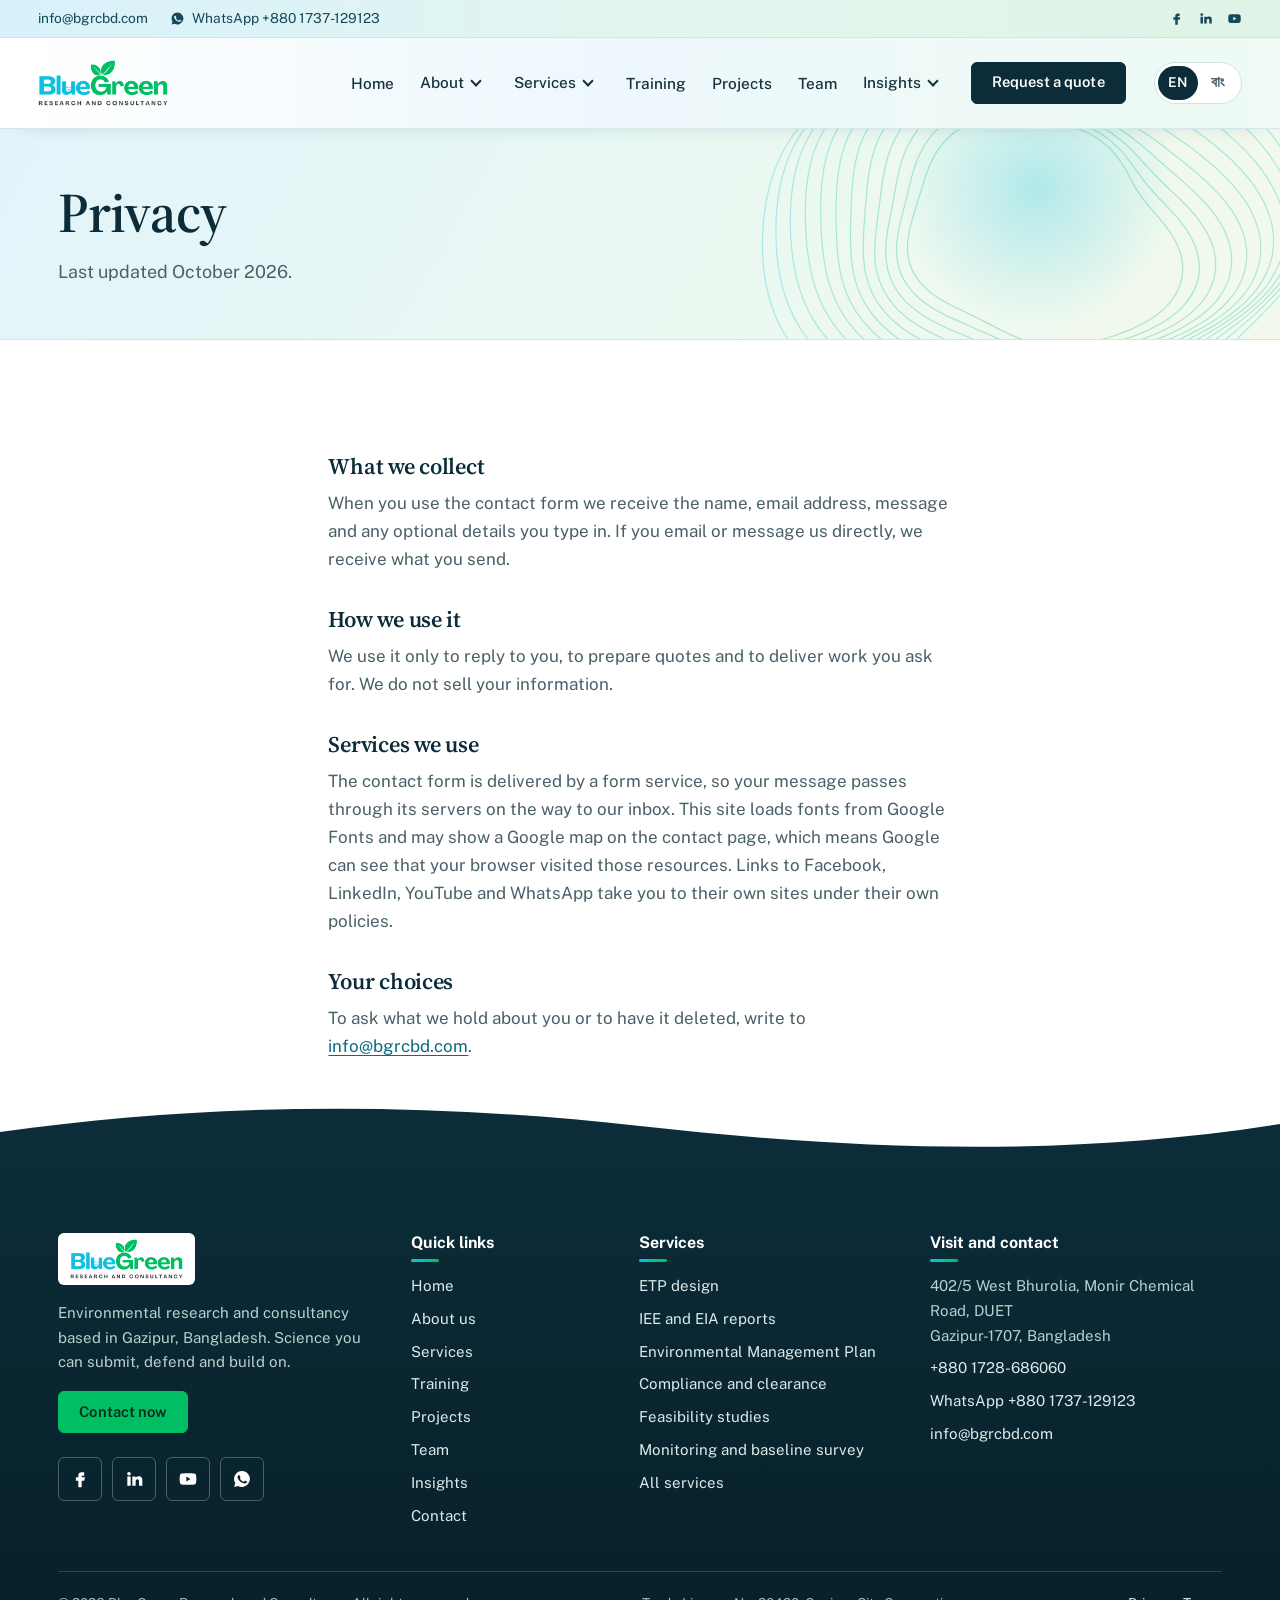
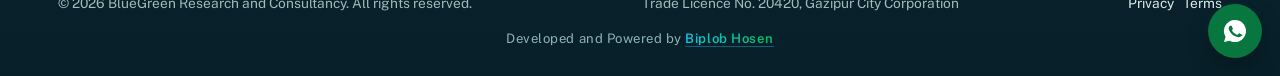
<file: privacy.html>
<!DOCTYPE html>
<html lang="en"><head><meta charset="utf-8">
<meta name="viewport" content="width=device-width, initial-scale=1">
<title>Privacy | BlueGreen Research and Consultancy</title>
<meta name="description" content="How BlueGreen Research and Consultancy handles information you send through this website.">
<meta name="theme-color" content="#0b2c38">
<meta property="og:type" content="website"><meta property="og:site_name" content="BlueGreen Research and Consultancy">
<meta property="og:title" content="Privacy | BlueGreen Research and Consultancy"><meta property="og:description" content="How BlueGreen Research and Consultancy handles information you send through this website."><meta property="og:image" content="https://www.bgrcbd.com/images/share.jpg"><meta property="og:url" content="https://www.bgrcbd.com/privacy"><meta name="twitter:card" content="summary_large_image"><meta name="twitter:image" content="https://www.bgrcbd.com/images/share.jpg">
<link rel="canonical" href="https://www.bgrcbd.com/privacy"><link rel="alternate" hreflang="en" href="https://www.bgrcbd.com/privacy"><link rel="alternate" hreflang="bn" href="https://www.bgrcbd.com/bn/privacy"><link rel="alternate" hreflang="x-default" href="https://www.bgrcbd.com/privacy">
<link rel="icon" href="favicon.png" sizes="48x48"><link rel="icon" href="favicon-192.png" sizes="192x192" type="image/png"><link rel="apple-touch-icon" href="apple-touch-icon.png">
<link rel="preconnect" href="https://fonts.googleapis.com"><link rel="preconnect" href="https://fonts.gstatic.com" crossorigin>
<link href="https://fonts.googleapis.com/css2?family=Public+Sans:wght@400;500;600;700&family=Source+Serif+4:opsz,wght@8..60,500;8..60,600&display=swap" rel="stylesheet">
<link rel="stylesheet" href="style.css">
<script>document.documentElement.className+=" js"</script>
</head><body>
<a class="skip" href="#main">Skip to content</a>
<div class="topbar"><div class="wrap topbar-in">
<div class="tb-left"><a href="mailto:info@bgrcbd.com">info@bgrcbd.com</a><a href="https://wa.me/8801737129123?text=Hello%20BlueGreen%2C%20I%20would%20like%20to%20discuss%20a%20project." rel="noopener"><svg viewBox="0 0 24 24" aria-hidden="true"><path d="M12 2.5a9.5 9.5 0 0 0-8.1 14.4L2.6 21.5l4.7-1.2A9.5 9.5 0 1 0 12 2.5zm5.3 13.6c-.2.6-1.300 1.200-1.800 1.200-.5.100-1 .2-3.200-.7-2.700-1.100-4.400-3.800-4.600-4-.1-.2-1.100-1.400-1.100-2.700s.7-1.900.9-2.200c.2-.3.500-.3.700-.3h.5c.2 0 .4 0 .6.500l.8 1.900c.1.200.1.400 0 .6l-.4.600c-.2.200-.3.400-.1.700.2.300.8 1.300 1.700 2.100 1.100 1 2.100 1.300 2.400 1.500.3.100.5.100.6-.1l.9-1c.2-.3.400-.2.700-.1l1.800.9c.3.100.5.200.5.300.1.200.1.800-.1 1.300z"/></svg>WhatsApp +880 1737-129123</a></div>
<div class="tb-right"><a href="https://www.facebook.com/bluegreenrand" rel="noopener" aria-label="Facebook"><svg viewBox="0 0 24 24" aria-hidden="true"><path d="M14 8h3V4h-3a4 4 0 0 0-4 4v2H7v4h3v8h4v-8h3l1-4h-4V8z"/></svg></a><a href="https://www.linkedin.com/company/bluegreen-research-and-consuntancy/" rel="noopener" aria-label="LinkedIn"><svg viewBox="0 0 24 24" aria-hidden="true"><path d="M4 9h4v11H4zM6 3.5a2.2 2.2 0 1 1 0 4.4 2.2 2.2 0 0 1 0-4.4zM10 9h3.8v1.6c.6-1 1.9-1.9 3.8-1.9 4 0 4.4 2.6 4.4 6V20h-4v-4.8c0-1.3 0-2.9-1.8-2.9s-2.2 1.4-2.2 2.8V20h-4z"/></svg></a><a href="https://www.youtube.com/@BlueGreenResearchandConsultanc" rel="noopener" aria-label="YouTube"><svg viewBox="0 0 24 24" aria-hidden="true"><path d="M21.6 7.2a2.5 2.5 0 0 0-1.8-1.8C18.2 5 12 5 12 5s-6.2 0-7.8.4A2.5 2.5 0 0 0 2.4 7.2C2 8.8 2 12 2 12s0 3.2.4 4.8a2.5 2.5 0 0 0 1.8 1.8C5.8 19 12 19 12 19s6.2 0 7.8-.4a2.5 2.5 0 0 0 1.8-1.8c.4-1.6.4-4.8.4-4.8s0-3.2-.4-4.8zM10 15V9l5 3z"/></svg></a></div>
</div></div>
<header class="site-header"><nav class="wrap nav" aria-label="Main">
<a class="brand" href="./"><img src="logo.png" width="130" height="46" alt="BlueGreen Research and Consultancy - home"></a>
<button class="nav-toggle" type="button" aria-expanded="false" aria-controls="menu"><span></span><span></span><span></span><span class="sr">Menu</span></button>
<ul id="menu" class="menu"><li><a href="./">Home</a></li><li class="has-sub"><a href="about">About</a><button class="sub-toggle" type="button" aria-expanded="false" aria-label="Open About menu"></button><ul class="sub "><li><a href="about">Who we are</a></li><li><a href="about#mission">Mission and values</a></li><li><a href="about#registration">Registration</a></li></ul></li><li class="has-sub"><a href="services">Services</a><button class="sub-toggle" type="button" aria-expanded="false" aria-label="Open Services menu"></button><div class="sub mega"><div class="mcol"><p class="mh">Industrial compliance</p><ul><li><a class="rich" href="services#etp"><span class="mi"><svg class="" viewBox="0 0 24 24" aria-hidden="true"><path d="M12 3C9 7.5 6 10.5 6 14a6 6 0 0 0 12 0c0-3.5-3-6.5-6-11z"/></svg></span><span class="mt"><b>ETP design</b><small>Clean wastewater, compliant discharge</small></span></a></li><li><a class="rich" href="services#iee-eia"><span class="mi"><svg class="" viewBox="0 0 24 24" aria-hidden="true"><path d="M7 3h7l4 4v14H7z"/><path d="M14 3v4h4M10 12h5M10 16h5"/></svg></span><span class="mt"><b>IEE and EIA reports</b><small>Reports for environmental clearance</small></span></a></li><li><a class="rich" href="services#emp"><span class="mi"><svg class="" viewBox="0 0 24 24" aria-hidden="true"><path d="M6 3h12v18H6z"/><path d="M9 8h6M9 12h6M9 16h3"/></svg></span><span class="mt"><b>Environmental Management Plan</b><small>Actions to limit and monitor impact</small></span></a></li><li><a class="rich" href="services#compliance"><span class="mi"><svg class="" viewBox="0 0 24 24" aria-hidden="true"><path d="M12 3 5 6v5c0 5 3 8 7 10 4-2 7-5 7-10V6z"/><path d="m9 12 2 2 4-4"/></svg></span><span class="mt"><b>Compliance and clearance</b><small>Clearance, renewals and inspections</small></span></a></li><li><a class="rich" href="services#waste-air"><span class="mi"><svg class="" viewBox="0 0 24 24" aria-hidden="true"><path d="M4 20h16V10l-5 3V9l-5 3V5L4 9z"/><path d="M8 20v-3M12 20v-3M16 20v-3"/></svg></span><span class="mt"><b>Waste and air emission advice</b><small>Less waste, cleaner emissions</small></span></a></li></ul></div><div class="mcol"><p class="mh">Environmental engineering and data</p><ul><li><a class="rich" href="services#feasibility"><span class="mi"><svg class="" viewBox="0 0 24 24" aria-hidden="true"><path d="M5 4h14v16H5z"/><path d="m8.5 11 2 2 4-4M8.5 17h7"/></svg></span><span class="mt"><b>Feasibility studies</b><small>Test the project before you invest</small></span></a></li><li><a class="rich" href="services#monitoring"><span class="mi"><svg class="" viewBox="0 0 24 24" aria-hidden="true"><path d="M4 17a8 8 0 1 1 16 0"/><path d="m12 17 4-6"/><circle cx="12" cy="17" r="1"/></svg></span><span class="mt"><b>Monitoring and baseline survey</b><small>Water, air, soil and noise data</small></span></a></li><li><a class="rich" href="services#gis"><span class="mi"><svg class="" viewBox="0 0 24 24" aria-hidden="true"><path d="m12 3 9 5-9 5-9-5z"/><path d="m3 13 9 5 9-5"/></svg></span><span class="mt"><b>GIS and remote sensing</b><small>Maps and satellite analysis</small></span></a></li><li><a class="rich" href="services#hydrology"><span class="mi"><svg class="" viewBox="0 0 24 24" aria-hidden="true"><path d="M3 9c2-2 4-2 6 0s4 2 6 0 4-2 6 0M3 15c2-2 4-2 6 0s4 2 6 0 4-2 6 0"/></svg></span><span class="mt"><b>Hydrological modelling</b><small>Rainfall, runoff and water balance</small></span></a></li><li><a class="rich" href="services#climate-esg"><span class="mi"><svg class="" viewBox="0 0 24 24" aria-hidden="true"><circle cx="12" cy="12" r="9"/><path d="M3 12h18M12 3c3 3 3 15 0 18M12 3c-3 3-3 15 0 18"/></svg></span><span class="mt"><b>Climate, carbon and ESG</b><small>Footprint, risk and sustainability reports</small></span></a></li></ul></div><div class="mcol"><p class="mh">Training and academia</p><ul><li><a class="rich" href="services#training"><span class="mi"><svg class="" viewBox="0 0 24 24" aria-hidden="true"><path d="m2 9 10-5 10 5-10 5z"/><path d="M6 11.5V16c3 2.5 9 2.5 12 0v-4.5"/></svg></span><span class="mt"><b>GIS and RS training</b><small>GIS and remote sensing courses</small></span></a></li><li><a class="rich" href="services#thesis"><span class="mi"><svg class="" viewBox="0 0 24 24" aria-hidden="true"><path d="M4 5c3-1 6-1 8 1 2-2 5-2 8-1v13c-3-1-6-1-8 1-2-2-5-2-8-1z"/><path d="M12 6v13"/></svg></span><span class="mt"><b>Thesis and publication support</b><small>From topic to published paper</small></span></a></li></ul></div><a class="mega-all" href="services">See all services</a></div></li><li><a href="training">Training</a></li><li><a href="projects">Projects</a></li><li><a href="team">Team</a></li><li class="has-sub"><a href="insights">Insights</a><button class="sub-toggle" type="button" aria-expanded="false" aria-label="Open Insights menu"></button><ul class="sub right"><li><a href="insights#iee-eia">IEE or EIA?</a></li><li><a href="insights#etp">Why a factory needs an ETP</a></li><li><a href="insights#gis">What is GIS?</a></li><li><a href="insights#remote-sensing">Satellite images, water and land</a></li><li><a href="insights#thesis">Choosing a thesis topic</a></li></ul></li><li><a class="btn btn-sm" href="contact">Request a quote</a></li></ul>
<div class="lang-sw" role="group" aria-label="Language"><a class="ls-en" href="" lang="en" hreflang="en" aria-current="true">EN</a><a class="ls-bn" href="bn/" lang="bn" hreflang="bn">বাং</a></div>
</nav></header>
<main id="main">
<div class="page-head"><div class="wrap"><h1>Privacy</h1><p class="lead">Last updated October 2026.</p></div></div>

<section><div class="wrap prose">
<h2>What we collect</h2><p>When you use the contact form we receive the name, email address, message and any optional details you type in. If you email or message us directly, we receive what you send.</p>
<h2>How we use it</h2><p>We use it only to reply to you, to prepare quotes and to deliver work you ask for. We do not sell your information.</p>
<h2>Services we use</h2><p>The contact form is delivered by a form service, so your message passes through its servers on the way to our inbox. This site loads fonts from Google Fonts and may show a Google map on the contact page, which means Google can see that your browser visited those resources. Links to Facebook, LinkedIn, YouTube and WhatsApp take you to their own sites under their own policies.</p>
<h2>Your choices</h2><p>To ask what we hold about you or to have it deleted, write to <a href="mailto:info@bgrcbd.com">info@bgrcbd.com</a>.</p>
</div></section>
</main>
<footer class="wtop" style="--bg:var(--ink)"><div class="wrap">
<div class="foot-grid">
<div><a class="brand-box" href="./"><img src="logo.png" width="113" height="40" alt="BlueGreen Research and Consultancy"></a>
<p>Environmental research and consultancy based in Gazipur, Bangladesh. Science you can submit, defend and build on.</p>
<a class="btn btn-leaf btn-sm" href="contact">Contact now</a>
<div class="socials"><a href="https://www.facebook.com/bluegreenrand" rel="noopener" aria-label="Facebook"><svg viewBox="0 0 24 24" aria-hidden="true"><path d="M14 8h3V4h-3a4 4 0 0 0-4 4v2H7v4h3v8h4v-8h3l1-4h-4V8z"/></svg></a><a href="https://www.linkedin.com/company/bluegreen-research-and-consuntancy/" rel="noopener" aria-label="LinkedIn"><svg viewBox="0 0 24 24" aria-hidden="true"><path d="M4 9h4v11H4zM6 3.5a2.2 2.2 0 1 1 0 4.4 2.2 2.2 0 0 1 0-4.4zM10 9h3.8v1.6c.6-1 1.9-1.9 3.8-1.9 4 0 4.4 2.6 4.4 6V20h-4v-4.8c0-1.3 0-2.9-1.8-2.9s-2.2 1.4-2.2 2.8V20h-4z"/></svg></a><a href="https://www.youtube.com/@BlueGreenResearchandConsultanc" rel="noopener" aria-label="YouTube"><svg viewBox="0 0 24 24" aria-hidden="true"><path d="M21.6 7.2a2.5 2.5 0 0 0-1.8-1.8C18.2 5 12 5 12 5s-6.2 0-7.8.4A2.5 2.5 0 0 0 2.4 7.2C2 8.8 2 12 2 12s0 3.2.4 4.8a2.5 2.5 0 0 0 1.8 1.8C5.8 19 12 19 12 19s6.2 0 7.8-.4a2.5 2.5 0 0 0 1.8-1.8c.4-1.6.4-4.8.4-4.8s0-3.2-.4-4.8zM10 15V9l5 3z"/></svg></a><a href="https://wa.me/8801737129123?text=Hello%20BlueGreen%2C%20I%20would%20like%20to%20discuss%20a%20project." rel="noopener" aria-label="WhatsApp"><svg viewBox="0 0 24 24" aria-hidden="true"><path d="M12 2.5a9.5 9.5 0 0 0-8.1 14.4L2.6 21.5l4.7-1.2A9.5 9.5 0 1 0 12 2.5zm5.3 13.6c-.2.6-1.300 1.200-1.800 1.200-.5.100-1 .2-3.200-.7-2.700-1.100-4.400-3.800-4.600-4-.1-.2-1.100-1.400-1.100-2.700s.7-1.900.9-2.200c.2-.3.500-.3.700-.3h.5c.2 0 .4 0 .6.500l.8 1.900c.1.200.1.400 0 .6l-.4.600c-.2.200-.3.400-.1.700.2.300.8 1.300 1.700 2.100 1.100 1 2.100 1.300 2.400 1.500.3.100.5.100.6-.1l.9-1c.2-.3.400-.2.700-.1l1.800.9c.3.100.5.200.5.300.1.200.1.800-.1 1.300z"/></svg></a></div></div>
<div><h2 class="ft">Quick links</h2><ul><li><a href="./">Home</a></li><li><a href="about">About us</a></li><li><a href="services">Services</a></li><li><a href="training">Training</a></li><li><a href="projects">Projects</a></li><li><a href="team">Team</a></li><li><a href="insights">Insights</a></li><li><a href="contact">Contact</a></li></ul></div>
<div><h2 class="ft">Services</h2><ul><li><a href="services#etp">ETP design</a></li><li><a href="services#iee-eia">IEE and EIA reports</a></li><li><a href="services#emp">Environmental Management Plan</a></li><li><a href="services#compliance">Compliance and clearance</a></li><li><a href="services#feasibility">Feasibility studies</a></li><li><a href="services#monitoring">Monitoring and baseline survey</a></li><li><a href="services">All services</a></li></ul></div>
<div><h2 class="ft">Visit and contact</h2><ul><li>402/5 West Bhurolia, Monir Chemical Road, DUET<br>Gazipur-1707, Bangladesh</li><li><a href="tel:+8801728686060">+880 1728-686060</a></li><li><a href="https://wa.me/8801737129123?text=Hello%20BlueGreen%2C%20I%20would%20like%20to%20discuss%20a%20project." rel="noopener">WhatsApp +880 1737-129123</a></li><li><a href="mailto:info@bgrcbd.com">info@bgrcbd.com</a></li></ul></div>
</div>
<div class="foot-base"><span>&copy; <span id="year">2026</span> BlueGreen Research and Consultancy. All rights reserved.</span>
<span>Trade Licence No. 20420, Gazipur City Corporation</span>
<span><a href="privacy">Privacy</a> &nbsp; <a href="terms">Terms</a></span></div>
<div class="credit">Developed and Powered by <a href="team#p-biplob-hosen">Biplob Hosen</a></div>
</div></footer>
<a class="wa" href="https://wa.me/8801737129123?text=Hello%20BlueGreen%2C%20I%20would%20like%20to%20discuss%20a%20project." rel="noopener" aria-label="Chat with us on WhatsApp"><svg viewBox="0 0 24 24" aria-hidden="true"><path d="M12 2.5a9.5 9.5 0 0 0-8.1 14.4L2.6 21.5l4.7-1.2A9.5 9.5 0 1 0 12 2.5zm5.3 13.6c-.2.6-1.300 1.200-1.800 1.200-.5.100-1 .2-3.200-.7-2.700-1.100-4.400-3.800-4.600-4-.1-.2-1.100-1.400-1.100-2.700s.7-1.900.9-2.200c.2-.3.500-.3.700-.3h.5c.2 0 .4 0 .6.500l.8 1.900c.1.200.1.400 0 .6l-.4.600c-.2.200-.3.400-.1.700.2.300.8 1.300 1.700 2.100 1.100 1 2.100 1.300 2.400 1.500.3.100.5.100.6-.1l.9-1c.2-.3.400-.2.700-.1l1.800.9c.3.100.5.200.5.300.1.200.1.800-.1 1.300z"/></svg></a>
<script src="script.js"></script>
</body></html>
</file>
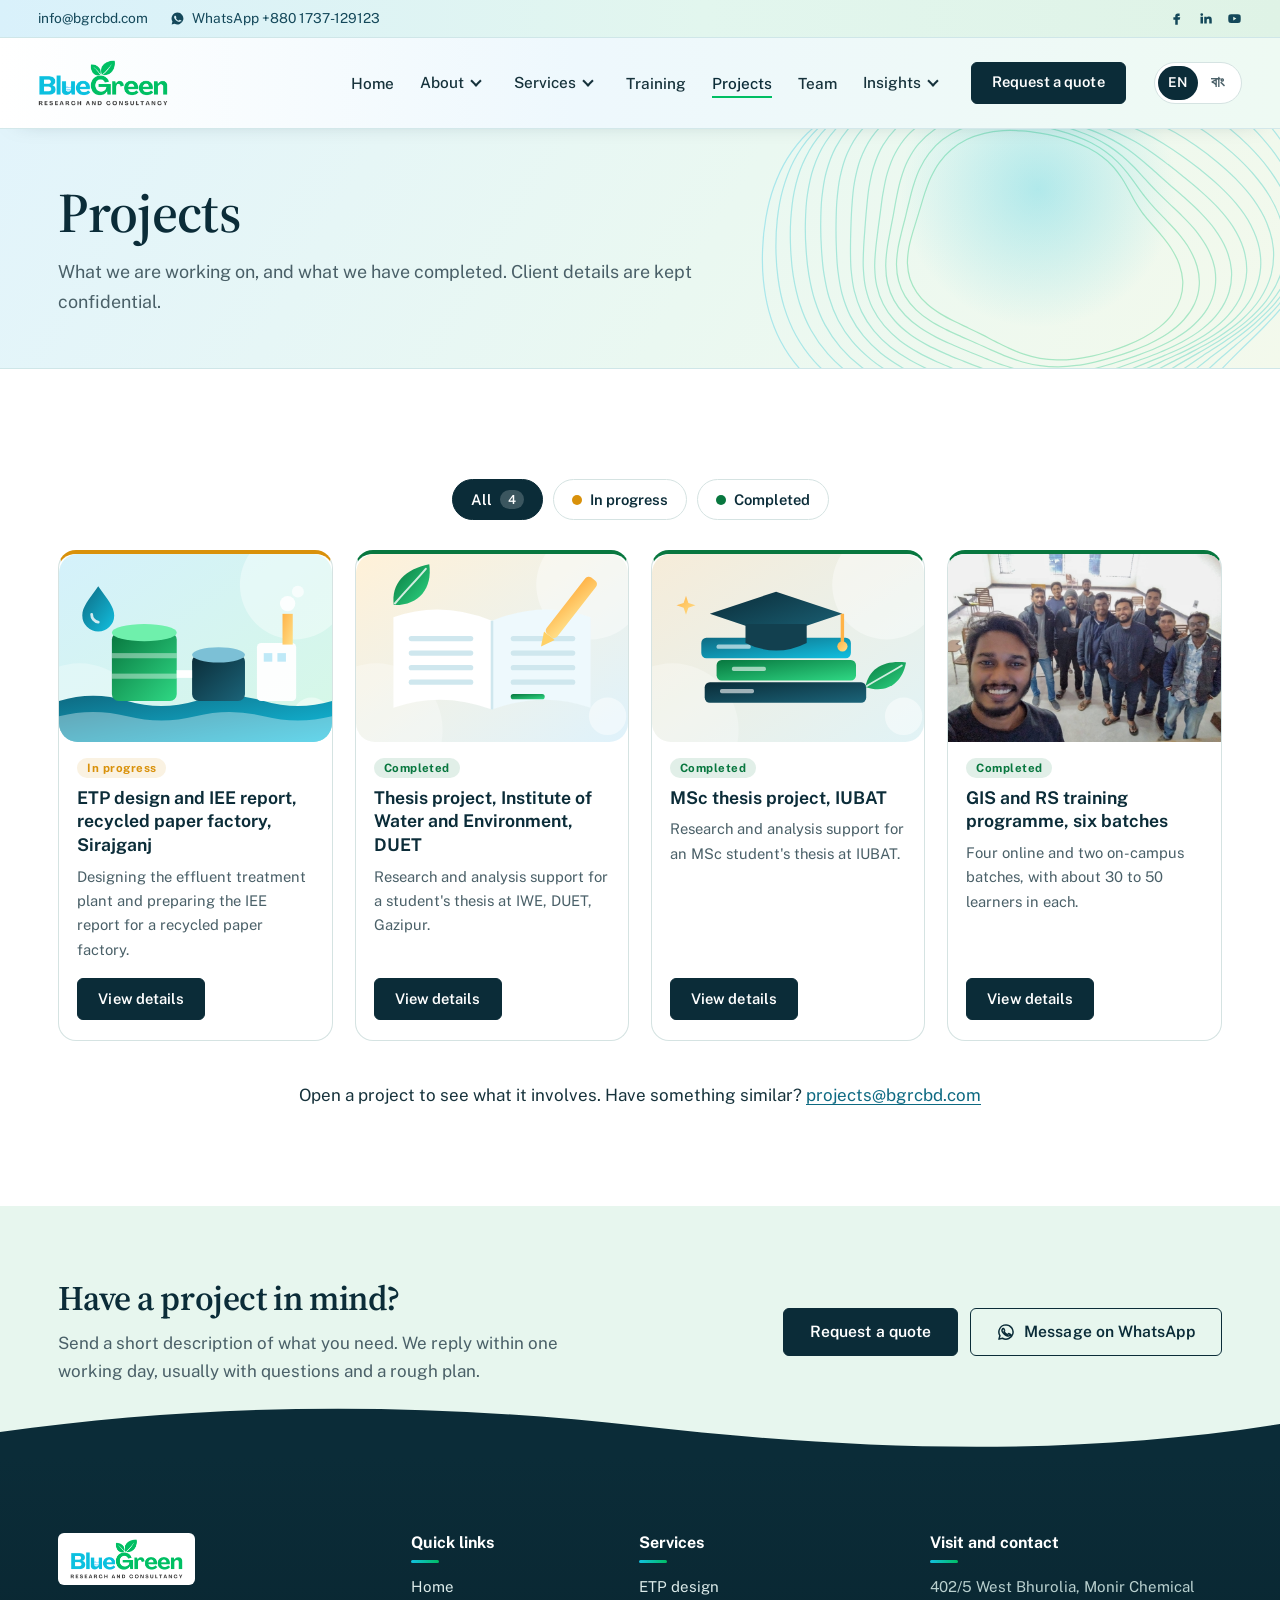
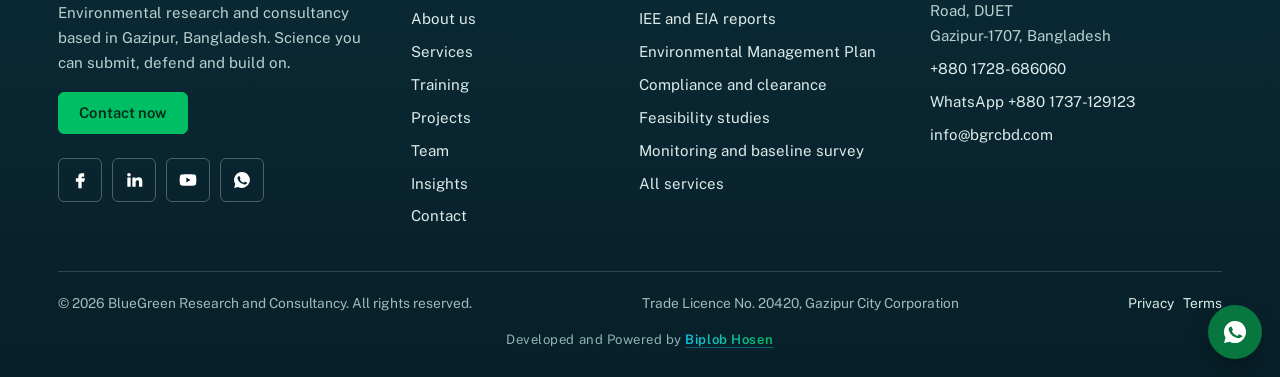
<file: projects.html>
<!DOCTYPE html>
<html lang="en"><head><meta charset="utf-8">
<meta name="viewport" content="width=device-width, initial-scale=1">
<title>Projects | BlueGreen Research and Consultancy</title>
<meta name="description" content="Projects by BlueGreen Research and Consultancy: ETP design and IEE for a paper factory, thesis support, and six batches of GIS training.">
<meta name="theme-color" content="#0b2c38">
<meta property="og:type" content="website"><meta property="og:site_name" content="BlueGreen Research and Consultancy">
<meta property="og:title" content="Projects | BlueGreen Research and Consultancy"><meta property="og:description" content="Projects by BlueGreen Research and Consultancy: ETP design and IEE for a paper factory, thesis support, and six batches of GIS training."><meta property="og:image" content="https://www.bgrcbd.com/images/share.jpg"><meta property="og:url" content="https://www.bgrcbd.com/projects"><meta name="twitter:card" content="summary_large_image"><meta name="twitter:image" content="https://www.bgrcbd.com/images/share.jpg">
<link rel="canonical" href="https://www.bgrcbd.com/projects"><link rel="alternate" hreflang="en" href="https://www.bgrcbd.com/projects"><link rel="alternate" hreflang="bn" href="https://www.bgrcbd.com/bn/projects"><link rel="alternate" hreflang="x-default" href="https://www.bgrcbd.com/projects">
<link rel="icon" href="favicon.png" sizes="48x48"><link rel="icon" href="favicon-192.png" sizes="192x192" type="image/png"><link rel="apple-touch-icon" href="apple-touch-icon.png">
<link rel="preconnect" href="https://fonts.googleapis.com"><link rel="preconnect" href="https://fonts.gstatic.com" crossorigin>
<link href="https://fonts.googleapis.com/css2?family=Public+Sans:wght@400;500;600;700&family=Source+Serif+4:opsz,wght@8..60,500;8..60,600&display=swap" rel="stylesheet">
<link rel="stylesheet" href="style.css">
<script>document.documentElement.className+=" js"</script>
</head><body>
<a class="skip" href="#main">Skip to content</a>
<div class="topbar"><div class="wrap topbar-in">
<div class="tb-left"><a href="mailto:info@bgrcbd.com">info@bgrcbd.com</a><a href="https://wa.me/8801737129123?text=Hello%20BlueGreen%2C%20I%20would%20like%20to%20discuss%20a%20project." rel="noopener"><svg viewBox="0 0 24 24" aria-hidden="true"><path d="M12 2.5a9.5 9.5 0 0 0-8.1 14.4L2.6 21.5l4.7-1.2A9.5 9.5 0 1 0 12 2.5zm5.3 13.6c-.2.6-1.300 1.200-1.800 1.200-.5.100-1 .2-3.200-.7-2.700-1.100-4.400-3.800-4.600-4-.1-.2-1.100-1.400-1.100-2.700s.7-1.900.9-2.200c.2-.3.500-.3.700-.3h.5c.2 0 .4 0 .6.500l.8 1.900c.1.200.1.400 0 .6l-.4.600c-.2.200-.3.400-.1.700.2.300.8 1.300 1.700 2.100 1.100 1 2.100 1.300 2.400 1.500.3.100.5.100.6-.1l.9-1c.2-.3.400-.2.700-.1l1.800.9c.3.100.5.200.5.300.1.200.1.800-.1 1.300z"/></svg>WhatsApp +880 1737-129123</a></div>
<div class="tb-right"><a href="https://www.facebook.com/bluegreenrand" rel="noopener" aria-label="Facebook"><svg viewBox="0 0 24 24" aria-hidden="true"><path d="M14 8h3V4h-3a4 4 0 0 0-4 4v2H7v4h3v8h4v-8h3l1-4h-4V8z"/></svg></a><a href="https://www.linkedin.com/company/bluegreen-research-and-consuntancy/" rel="noopener" aria-label="LinkedIn"><svg viewBox="0 0 24 24" aria-hidden="true"><path d="M4 9h4v11H4zM6 3.5a2.2 2.2 0 1 1 0 4.4 2.2 2.2 0 0 1 0-4.4zM10 9h3.8v1.6c.6-1 1.9-1.9 3.8-1.9 4 0 4.4 2.6 4.4 6V20h-4v-4.8c0-1.3 0-2.9-1.8-2.9s-2.2 1.4-2.2 2.8V20h-4z"/></svg></a><a href="https://www.youtube.com/@BlueGreenResearchandConsultanc" rel="noopener" aria-label="YouTube"><svg viewBox="0 0 24 24" aria-hidden="true"><path d="M21.6 7.2a2.5 2.5 0 0 0-1.8-1.8C18.2 5 12 5 12 5s-6.2 0-7.8.4A2.5 2.5 0 0 0 2.4 7.2C2 8.8 2 12 2 12s0 3.2.4 4.8a2.5 2.5 0 0 0 1.8 1.8C5.8 19 12 19 12 19s6.2 0 7.8-.4a2.5 2.5 0 0 0 1.8-1.8c.4-1.6.4-4.8.4-4.8s0-3.2-.4-4.8zM10 15V9l5 3z"/></svg></a></div>
</div></div>
<header class="site-header"><nav class="wrap nav" aria-label="Main">
<a class="brand" href="./"><img src="logo.png" width="130" height="46" alt="BlueGreen Research and Consultancy - home"></a>
<button class="nav-toggle" type="button" aria-expanded="false" aria-controls="menu"><span></span><span></span><span></span><span class="sr">Menu</span></button>
<ul id="menu" class="menu"><li><a href="./">Home</a></li><li class="has-sub"><a href="about">About</a><button class="sub-toggle" type="button" aria-expanded="false" aria-label="Open About menu"></button><ul class="sub "><li><a href="about">Who we are</a></li><li><a href="about#mission">Mission and values</a></li><li><a href="about#registration">Registration</a></li></ul></li><li class="has-sub"><a href="services">Services</a><button class="sub-toggle" type="button" aria-expanded="false" aria-label="Open Services menu"></button><div class="sub mega"><div class="mcol"><p class="mh">Industrial compliance</p><ul><li><a class="rich" href="services#etp"><span class="mi"><svg class="" viewBox="0 0 24 24" aria-hidden="true"><path d="M12 3C9 7.5 6 10.5 6 14a6 6 0 0 0 12 0c0-3.5-3-6.5-6-11z"/></svg></span><span class="mt"><b>ETP design</b><small>Clean wastewater, compliant discharge</small></span></a></li><li><a class="rich" href="services#iee-eia"><span class="mi"><svg class="" viewBox="0 0 24 24" aria-hidden="true"><path d="M7 3h7l4 4v14H7z"/><path d="M14 3v4h4M10 12h5M10 16h5"/></svg></span><span class="mt"><b>IEE and EIA reports</b><small>Reports for environmental clearance</small></span></a></li><li><a class="rich" href="services#emp"><span class="mi"><svg class="" viewBox="0 0 24 24" aria-hidden="true"><path d="M6 3h12v18H6z"/><path d="M9 8h6M9 12h6M9 16h3"/></svg></span><span class="mt"><b>Environmental Management Plan</b><small>Actions to limit and monitor impact</small></span></a></li><li><a class="rich" href="services#compliance"><span class="mi"><svg class="" viewBox="0 0 24 24" aria-hidden="true"><path d="M12 3 5 6v5c0 5 3 8 7 10 4-2 7-5 7-10V6z"/><path d="m9 12 2 2 4-4"/></svg></span><span class="mt"><b>Compliance and clearance</b><small>Clearance, renewals and inspections</small></span></a></li><li><a class="rich" href="services#waste-air"><span class="mi"><svg class="" viewBox="0 0 24 24" aria-hidden="true"><path d="M4 20h16V10l-5 3V9l-5 3V5L4 9z"/><path d="M8 20v-3M12 20v-3M16 20v-3"/></svg></span><span class="mt"><b>Waste and air emission advice</b><small>Less waste, cleaner emissions</small></span></a></li></ul></div><div class="mcol"><p class="mh">Environmental engineering and data</p><ul><li><a class="rich" href="services#feasibility"><span class="mi"><svg class="" viewBox="0 0 24 24" aria-hidden="true"><path d="M5 4h14v16H5z"/><path d="m8.5 11 2 2 4-4M8.5 17h7"/></svg></span><span class="mt"><b>Feasibility studies</b><small>Test the project before you invest</small></span></a></li><li><a class="rich" href="services#monitoring"><span class="mi"><svg class="" viewBox="0 0 24 24" aria-hidden="true"><path d="M4 17a8 8 0 1 1 16 0"/><path d="m12 17 4-6"/><circle cx="12" cy="17" r="1"/></svg></span><span class="mt"><b>Monitoring and baseline survey</b><small>Water, air, soil and noise data</small></span></a></li><li><a class="rich" href="services#gis"><span class="mi"><svg class="" viewBox="0 0 24 24" aria-hidden="true"><path d="m12 3 9 5-9 5-9-5z"/><path d="m3 13 9 5 9-5"/></svg></span><span class="mt"><b>GIS and remote sensing</b><small>Maps and satellite analysis</small></span></a></li><li><a class="rich" href="services#hydrology"><span class="mi"><svg class="" viewBox="0 0 24 24" aria-hidden="true"><path d="M3 9c2-2 4-2 6 0s4 2 6 0 4-2 6 0M3 15c2-2 4-2 6 0s4 2 6 0 4-2 6 0"/></svg></span><span class="mt"><b>Hydrological modelling</b><small>Rainfall, runoff and water balance</small></span></a></li><li><a class="rich" href="services#climate-esg"><span class="mi"><svg class="" viewBox="0 0 24 24" aria-hidden="true"><circle cx="12" cy="12" r="9"/><path d="M3 12h18M12 3c3 3 3 15 0 18M12 3c-3 3-3 15 0 18"/></svg></span><span class="mt"><b>Climate, carbon and ESG</b><small>Footprint, risk and sustainability reports</small></span></a></li></ul></div><div class="mcol"><p class="mh">Training and academia</p><ul><li><a class="rich" href="services#training"><span class="mi"><svg class="" viewBox="0 0 24 24" aria-hidden="true"><path d="m2 9 10-5 10 5-10 5z"/><path d="M6 11.5V16c3 2.5 9 2.5 12 0v-4.5"/></svg></span><span class="mt"><b>GIS and RS training</b><small>GIS and remote sensing courses</small></span></a></li><li><a class="rich" href="services#thesis"><span class="mi"><svg class="" viewBox="0 0 24 24" aria-hidden="true"><path d="M4 5c3-1 6-1 8 1 2-2 5-2 8-1v13c-3-1-6-1-8 1-2-2-5-2-8-1z"/><path d="M12 6v13"/></svg></span><span class="mt"><b>Thesis and publication support</b><small>From topic to published paper</small></span></a></li></ul></div><a class="mega-all" href="services">See all services</a></div></li><li><a href="training">Training</a></li><li><a href="projects" aria-current="page">Projects</a></li><li><a href="team">Team</a></li><li class="has-sub"><a href="insights">Insights</a><button class="sub-toggle" type="button" aria-expanded="false" aria-label="Open Insights menu"></button><ul class="sub right"><li><a href="insights#iee-eia">IEE or EIA?</a></li><li><a href="insights#etp">Why a factory needs an ETP</a></li><li><a href="insights#gis">What is GIS?</a></li><li><a href="insights#remote-sensing">Satellite images, water and land</a></li><li><a href="insights#thesis">Choosing a thesis topic</a></li></ul></li><li><a class="btn btn-sm" href="contact">Request a quote</a></li></ul>
<div class="lang-sw" role="group" aria-label="Language"><a class="ls-en" href="projects" lang="en" hreflang="en" aria-current="true">EN</a><a class="ls-bn" href="bn/projects" lang="bn" hreflang="bn">বাং</a></div>
</nav></header>
<main id="main">
<div class="page-head"><div class="wrap"><h1>Projects</h1><p class="lead">What we are working on, and what we have completed. Client details are kept confidential.</p></div></div>

<section><div class="wrap">
<h2 class="sr-only">All projects</h2>
<div class="tabs" role="tablist" aria-label="Project status"><button type="button" class="tab" role="tab" aria-selected="true" data-filter="all">All <span class="n">4</span></button><button type="button" class="tab" role="tab" aria-selected="false" data-filter="prog" data-cat="prog"><span class="dot"></span>In progress</button><button type="button" class="tab" role="tab" aria-selected="false" data-filter="done" data-cat="done"><span class="dot"></span>Completed</button></div>
<div class="course-grid"><article class="ccard" data-cat="prog" data-open="paper-factory"><div class="cart"><img src="images/art/etp.svg" width="320" height="220" alt="" loading="lazy"></div><div class="cbody"><span class="cchip">In progress</span><h3>ETP design and IEE report, recycled paper factory, Sirajganj</h3><p>Designing the effluent treatment plant and preparing the IEE report for a recycled paper factory.</p><div class="cact"><button type="button" class="btn btn-sm" data-open="paper-factory">View details</button></div></div></article><article class="ccard" data-cat="done" data-open="thesis-iwe"><div class="cart"><img src="images/art/thesis.svg" width="320" height="220" alt="" loading="lazy"></div><div class="cbody"><span class="cchip">Completed</span><h3>Thesis project, Institute of Water and Environment, DUET</h3><p>Research and analysis support for a student's thesis at IWE, DUET, Gazipur.</p><div class="cact"><button type="button" class="btn btn-sm" data-open="thesis-iwe">View details</button></div></div></article><article class="ccard" data-cat="done" data-open="thesis-iubat"><div class="cart"><img src="images/art/c-thesis.svg" width="320" height="220" alt="" loading="lazy"></div><div class="cbody"><span class="cchip">Completed</span><h3>MSc thesis project, IUBAT</h3><p>Research and analysis support for an MSc student's thesis at IUBAT.</p><div class="cact"><button type="button" class="btn btn-sm" data-open="thesis-iubat">View details</button></div></div></article><article class="ccard" data-cat="done" data-open="gis-training"><div class="cart"><img src="images/training-civil-duet.jpg" width="640" height="440" alt="" loading="lazy"></div><div class="cbody"><span class="cchip">Completed</span><h3>GIS and RS training programme, six batches</h3><p>Four online and two on-campus batches, with about 30 to 50 learners in each.</p><div class="cact"><button type="button" class="btn btn-sm" data-open="gis-training">View details</button></div></div></article></div>
<p class="note-line">Open a project to see what it involves. Have something similar? <a href="mailto:projects@bgrcbd.com">projects@bgrcbd.com</a></p>
</div></section><dialog class="mdl cdlg" id="paper-factory" data-cat="prog" aria-labelledby="t-paper-factory"><div class="mdl-head cat"><img class="mdl-art" src="images/art/etp.svg" width="160" height="110" alt=""><div><span class="cchip light">In progress</span><h3 id="t-paper-factory">ETP design and IEE report, recycled paper factory, Sirajganj</h3><p class="role">ETP design, IEE report</p></div><button type="button" class="mdl-x" data-close aria-label="Close window">&times;</button></div><div class="mdl-body"><p>We are designing the effluent treatment plant and preparing the Initial Environmental Examination (IEE) report for a recycled paper factory in Sirajganj.</p><p>Work of this kind usually starts with the wastewater the factory really produces, then moves to sizing the treatment units, the baseline survey and the environmental management plan.</p><h4>What the work covers</h4><ul class="edu"><li>Characterising the effluent</li><li>Designing the treatment units</li><li>Baseline survey and impact assessment</li><li>Environmental management plan</li></ul><h4>At a glance</h4><dl class="glance"><dt>Status</dt><dd>In progress</dd><dt>Client type</dt><dd>Industry</dd><dt>Services</dt><dd>ETP design, IEE report</dd></dl><p class="fine">Client details are kept confidential.</p><div class="btn-row"><a class="btn" href="contact?topic=etp">Ask about similar work</a><a class="btn btn-line" href="mailto:projects@bgrcbd.com">Email projects@bgrcbd.com</a></div></div></dialog><dialog class="mdl cdlg" id="thesis-iwe" data-cat="done" aria-labelledby="t-thesis-iwe"><div class="mdl-head cat"><img class="mdl-art" src="images/art/thesis.svg" width="160" height="110" alt=""><div><span class="cchip light">Completed</span><h3 id="t-thesis-iwe">Thesis project, Institute of Water and Environment, DUET</h3><p class="role">Thesis and project support</p></div><button type="button" class="mdl-x" data-close aria-label="Close window">&times;</button></div><div class="mdl-body"><p>Research and analysis support for a student's thesis at the Institute of Water and Environment (IWE), Dhaka University of Engineering and Technology, Gazipur.</p><p>Support of this kind covers shaping the question, choosing methods, running the analysis and presenting the results clearly.</p><h4>At a glance</h4><dl class="glance"><dt>Status</dt><dd>Completed</dd><dt>Client type</dt><dd>University student</dd><dt>Services</dt><dd>Thesis and project support</dd></dl><p class="fine">Client details are kept confidential.</p><div class="btn-row"><a class="btn" href="contact?topic=thesis">Ask about similar work</a><a class="btn btn-line" href="mailto:projects@bgrcbd.com">Email projects@bgrcbd.com</a></div></div></dialog><dialog class="mdl cdlg" id="thesis-iubat" data-cat="done" aria-labelledby="t-thesis-iubat"><div class="mdl-head cat"><img class="mdl-art" src="images/art/c-thesis.svg" width="160" height="110" alt=""><div><span class="cchip light">Completed</span><h3 id="t-thesis-iubat">MSc thesis project, IUBAT</h3><p class="role">Thesis and project support</p></div><button type="button" class="mdl-x" data-close aria-label="Close window">&times;</button></div><div class="mdl-body"><p>Research and analysis support for an MSc student's thesis at IUBAT.</p><p>We work alongside the student so that the methods and the results are the student's own to explain and defend.</p><h4>At a glance</h4><dl class="glance"><dt>Status</dt><dd>Completed</dd><dt>Client type</dt><dd>University student</dd><dt>Services</dt><dd>Thesis and project support</dd></dl><p class="fine">Client details are kept confidential.</p><div class="btn-row"><a class="btn" href="contact?topic=thesis">Ask about similar work</a><a class="btn btn-line" href="mailto:projects@bgrcbd.com">Email projects@bgrcbd.com</a></div></div></dialog><dialog class="mdl cdlg" id="gis-training" data-cat="done" aria-labelledby="t-gis-training"><div class="mdl-head cat"><img class="mdl-art" src="images/training-civil-duet.jpg" width="160" height="110" alt=""><div><span class="cchip light">Completed</span><h3 id="t-gis-training">GIS and RS training programme, six batches</h3><p class="role">GIS and remote sensing training</p></div><button type="button" class="mdl-x" data-close aria-label="Close window">&times;</button></div><div class="mdl-body"><p>Four online batches and two on-campus batches, with about 30 to 50 learners in each. The on-campus batches were for final-year Civil Engineering students at DUET.</p><p>Participants practise on real data and receive a certificate from BlueGreen based on attendance.</p><h4>At a glance</h4><dl class="glance"><dt>Status</dt><dd>Completed</dd><dt>Client type</dt><dd>Students and researchers</dd><dt>Services</dt><dd>GIS and remote sensing training</dd></dl><p class="fine">Client details are kept confidential.</p><div class="btn-row"><a class="btn" href="contact?topic=training">Ask about similar work</a><a class="btn btn-line" href="mailto:projects@bgrcbd.com">Email projects@bgrcbd.com</a><a class="btn btn-line" href="training">See the training courses</a></div></div></dialog>
<section class="cta"><div class="wrap cta-in"><div><h2>Have a project in mind?</h2><p>Send a short description of what you need. We reply within one working day, usually with questions and a rough plan.</p></div>
<div class="btn-row"><a class="btn" href="contact">Request a quote</a><a class="btn btn-line" href="https://wa.me/8801737129123?text=Hello%20BlueGreen%2C%20I%20would%20like%20to%20discuss%20a%20project." rel="noopener"><svg viewBox="0 0 24 24" aria-hidden="true"><path d="M12 2.5a9.5 9.5 0 0 0-8.1 14.4L2.6 21.5l4.7-1.2A9.5 9.5 0 1 0 12 2.5zm5.3 13.6c-.2.6-1.300 1.200-1.800 1.200-.5.100-1 .2-3.200-.7-2.700-1.100-4.400-3.800-4.600-4-.1-.2-1.100-1.400-1.100-2.700s.7-1.900.9-2.200c.2-.3.500-.3.700-.3h.5c.2 0 .4 0 .6.500l.8 1.900c.1.200.1.400 0 .6l-.4.600c-.2.200-.3.400-.1.700.2.300.8 1.300 1.700 2.100 1.100 1 2.100 1.300 2.400 1.500.3.100.5.100.6-.1l.9-1c.2-.3.400-.2.700-.1l1.800.9c.3.100.5.200.5.300.1.200.1.800-.1 1.300z"/></svg>Message on WhatsApp</a></div></div></section>
</main>
<footer class="wtop" style="--bg:var(--ink)"><div class="wrap">
<div class="foot-grid">
<div><a class="brand-box" href="./"><img src="logo.png" width="113" height="40" alt="BlueGreen Research and Consultancy"></a>
<p>Environmental research and consultancy based in Gazipur, Bangladesh. Science you can submit, defend and build on.</p>
<a class="btn btn-leaf btn-sm" href="contact">Contact now</a>
<div class="socials"><a href="https://www.facebook.com/bluegreenrand" rel="noopener" aria-label="Facebook"><svg viewBox="0 0 24 24" aria-hidden="true"><path d="M14 8h3V4h-3a4 4 0 0 0-4 4v2H7v4h3v8h4v-8h3l1-4h-4V8z"/></svg></a><a href="https://www.linkedin.com/company/bluegreen-research-and-consuntancy/" rel="noopener" aria-label="LinkedIn"><svg viewBox="0 0 24 24" aria-hidden="true"><path d="M4 9h4v11H4zM6 3.5a2.2 2.2 0 1 1 0 4.4 2.2 2.2 0 0 1 0-4.4zM10 9h3.8v1.6c.6-1 1.9-1.9 3.8-1.9 4 0 4.4 2.6 4.4 6V20h-4v-4.8c0-1.3 0-2.9-1.8-2.9s-2.2 1.4-2.2 2.8V20h-4z"/></svg></a><a href="https://www.youtube.com/@BlueGreenResearchandConsultanc" rel="noopener" aria-label="YouTube"><svg viewBox="0 0 24 24" aria-hidden="true"><path d="M21.6 7.2a2.5 2.5 0 0 0-1.8-1.8C18.2 5 12 5 12 5s-6.2 0-7.8.4A2.5 2.5 0 0 0 2.4 7.2C2 8.8 2 12 2 12s0 3.2.4 4.8a2.5 2.5 0 0 0 1.8 1.8C5.8 19 12 19 12 19s6.2 0 7.8-.4a2.5 2.5 0 0 0 1.8-1.8c.4-1.6.4-4.8.4-4.8s0-3.2-.4-4.8zM10 15V9l5 3z"/></svg></a><a href="https://wa.me/8801737129123?text=Hello%20BlueGreen%2C%20I%20would%20like%20to%20discuss%20a%20project." rel="noopener" aria-label="WhatsApp"><svg viewBox="0 0 24 24" aria-hidden="true"><path d="M12 2.5a9.5 9.5 0 0 0-8.1 14.4L2.6 21.5l4.7-1.2A9.5 9.5 0 1 0 12 2.5zm5.3 13.6c-.2.6-1.300 1.200-1.800 1.200-.5.100-1 .2-3.200-.7-2.700-1.100-4.400-3.800-4.600-4-.1-.2-1.100-1.400-1.100-2.700s.7-1.900.9-2.200c.2-.3.500-.3.700-.3h.5c.2 0 .4 0 .6.500l.8 1.900c.1.200.1.400 0 .6l-.4.600c-.2.200-.3.400-.1.700.2.300.8 1.300 1.700 2.100 1.100 1 2.100 1.300 2.400 1.500.3.100.5.100.6-.1l.9-1c.2-.3.400-.2.700-.1l1.800.9c.3.100.5.200.5.300.1.200.1.800-.1 1.300z"/></svg></a></div></div>
<div><h2 class="ft">Quick links</h2><ul><li><a href="./">Home</a></li><li><a href="about">About us</a></li><li><a href="services">Services</a></li><li><a href="training">Training</a></li><li><a href="projects">Projects</a></li><li><a href="team">Team</a></li><li><a href="insights">Insights</a></li><li><a href="contact">Contact</a></li></ul></div>
<div><h2 class="ft">Services</h2><ul><li><a href="services#etp">ETP design</a></li><li><a href="services#iee-eia">IEE and EIA reports</a></li><li><a href="services#emp">Environmental Management Plan</a></li><li><a href="services#compliance">Compliance and clearance</a></li><li><a href="services#feasibility">Feasibility studies</a></li><li><a href="services#monitoring">Monitoring and baseline survey</a></li><li><a href="services">All services</a></li></ul></div>
<div><h2 class="ft">Visit and contact</h2><ul><li>402/5 West Bhurolia, Monir Chemical Road, DUET<br>Gazipur-1707, Bangladesh</li><li><a href="tel:+8801728686060">+880 1728-686060</a></li><li><a href="https://wa.me/8801737129123?text=Hello%20BlueGreen%2C%20I%20would%20like%20to%20discuss%20a%20project." rel="noopener">WhatsApp +880 1737-129123</a></li><li><a href="mailto:info@bgrcbd.com">info@bgrcbd.com</a></li></ul></div>
</div>
<div class="foot-base"><span>&copy; <span id="year">2026</span> BlueGreen Research and Consultancy. All rights reserved.</span>
<span>Trade Licence No. 20420, Gazipur City Corporation</span>
<span><a href="privacy">Privacy</a> &nbsp; <a href="terms">Terms</a></span></div>
<div class="credit">Developed and Powered by <a href="team#p-biplob-hosen">Biplob Hosen</a></div>
</div></footer>
<a class="wa" href="https://wa.me/8801737129123?text=Hello%20BlueGreen%2C%20I%20would%20like%20to%20discuss%20a%20project." rel="noopener" aria-label="Chat with us on WhatsApp"><svg viewBox="0 0 24 24" aria-hidden="true"><path d="M12 2.5a9.5 9.5 0 0 0-8.1 14.4L2.6 21.5l4.7-1.2A9.5 9.5 0 1 0 12 2.5zm5.3 13.6c-.2.6-1.300 1.200-1.800 1.200-.5.100-1 .2-3.200-.7-2.700-1.100-4.400-3.800-4.600-4-.1-.2-1.100-1.400-1.100-2.700s.7-1.900.9-2.200c.2-.3.500-.3.700-.3h.5c.2 0 .4 0 .6.500l.8 1.900c.1.200.1.400 0 .6l-.4.600c-.2.200-.3.400-.1.700.2.300.8 1.300 1.700 2.100 1.100 1 2.100 1.300 2.400 1.500.3.100.5.100.6-.1l.9-1c.2-.3.400-.2.700-.1l1.800.9c.3.100.5.200.5.300.1.200.1.800-.1 1.300z"/></svg></a>
<script src="script.js"></script>
</body></html>
</file>
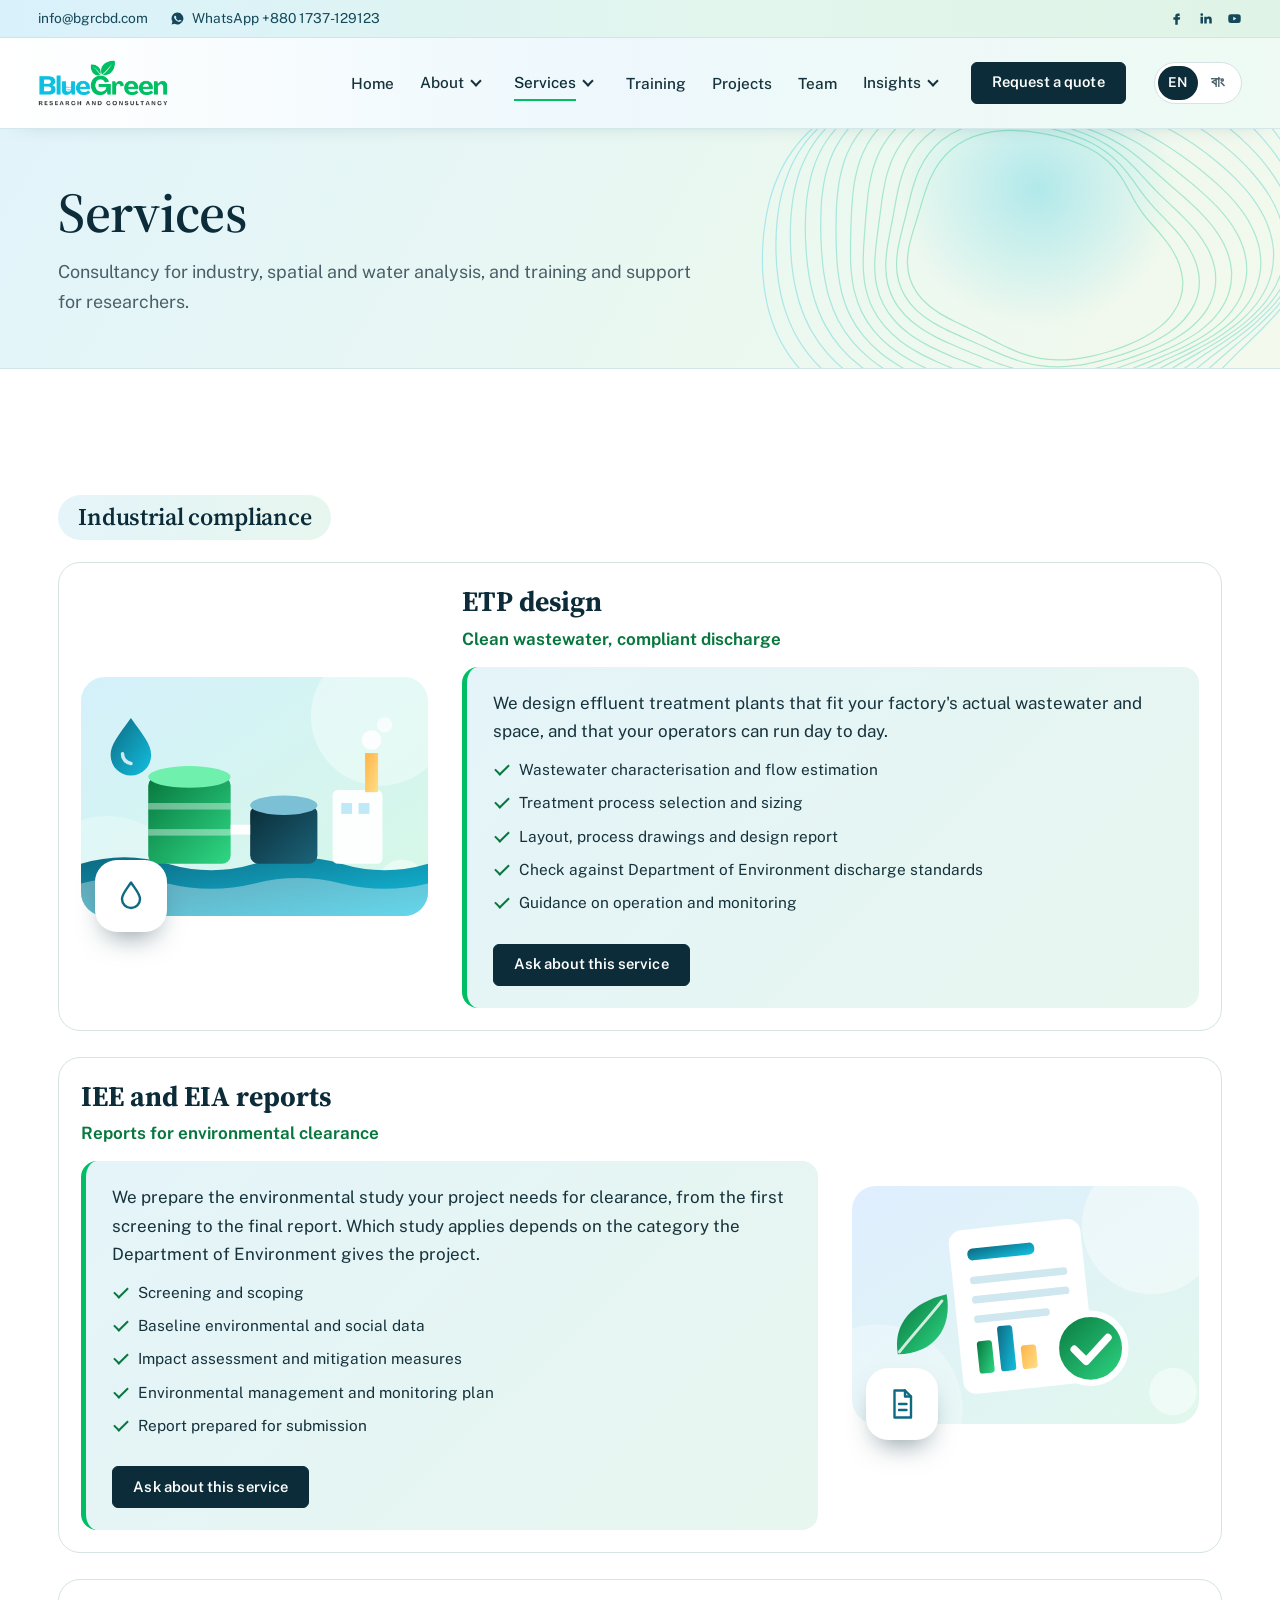
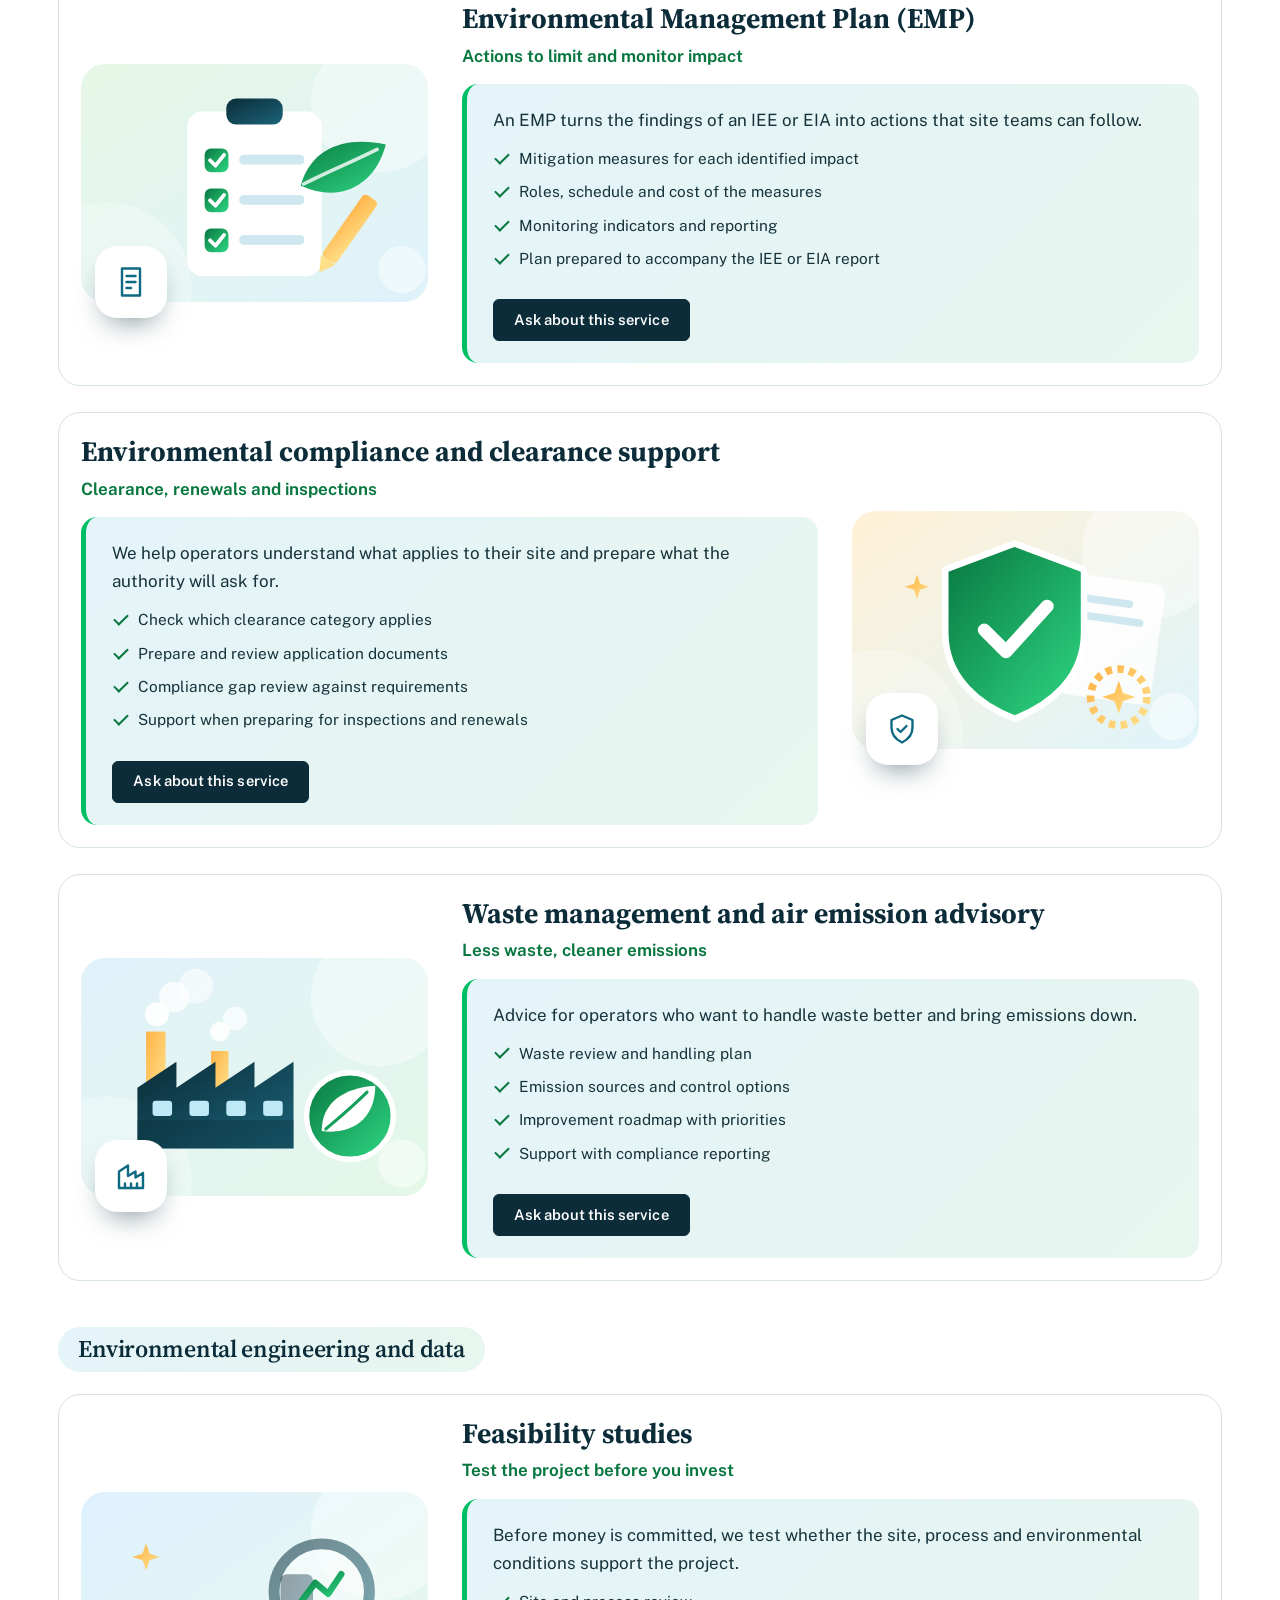
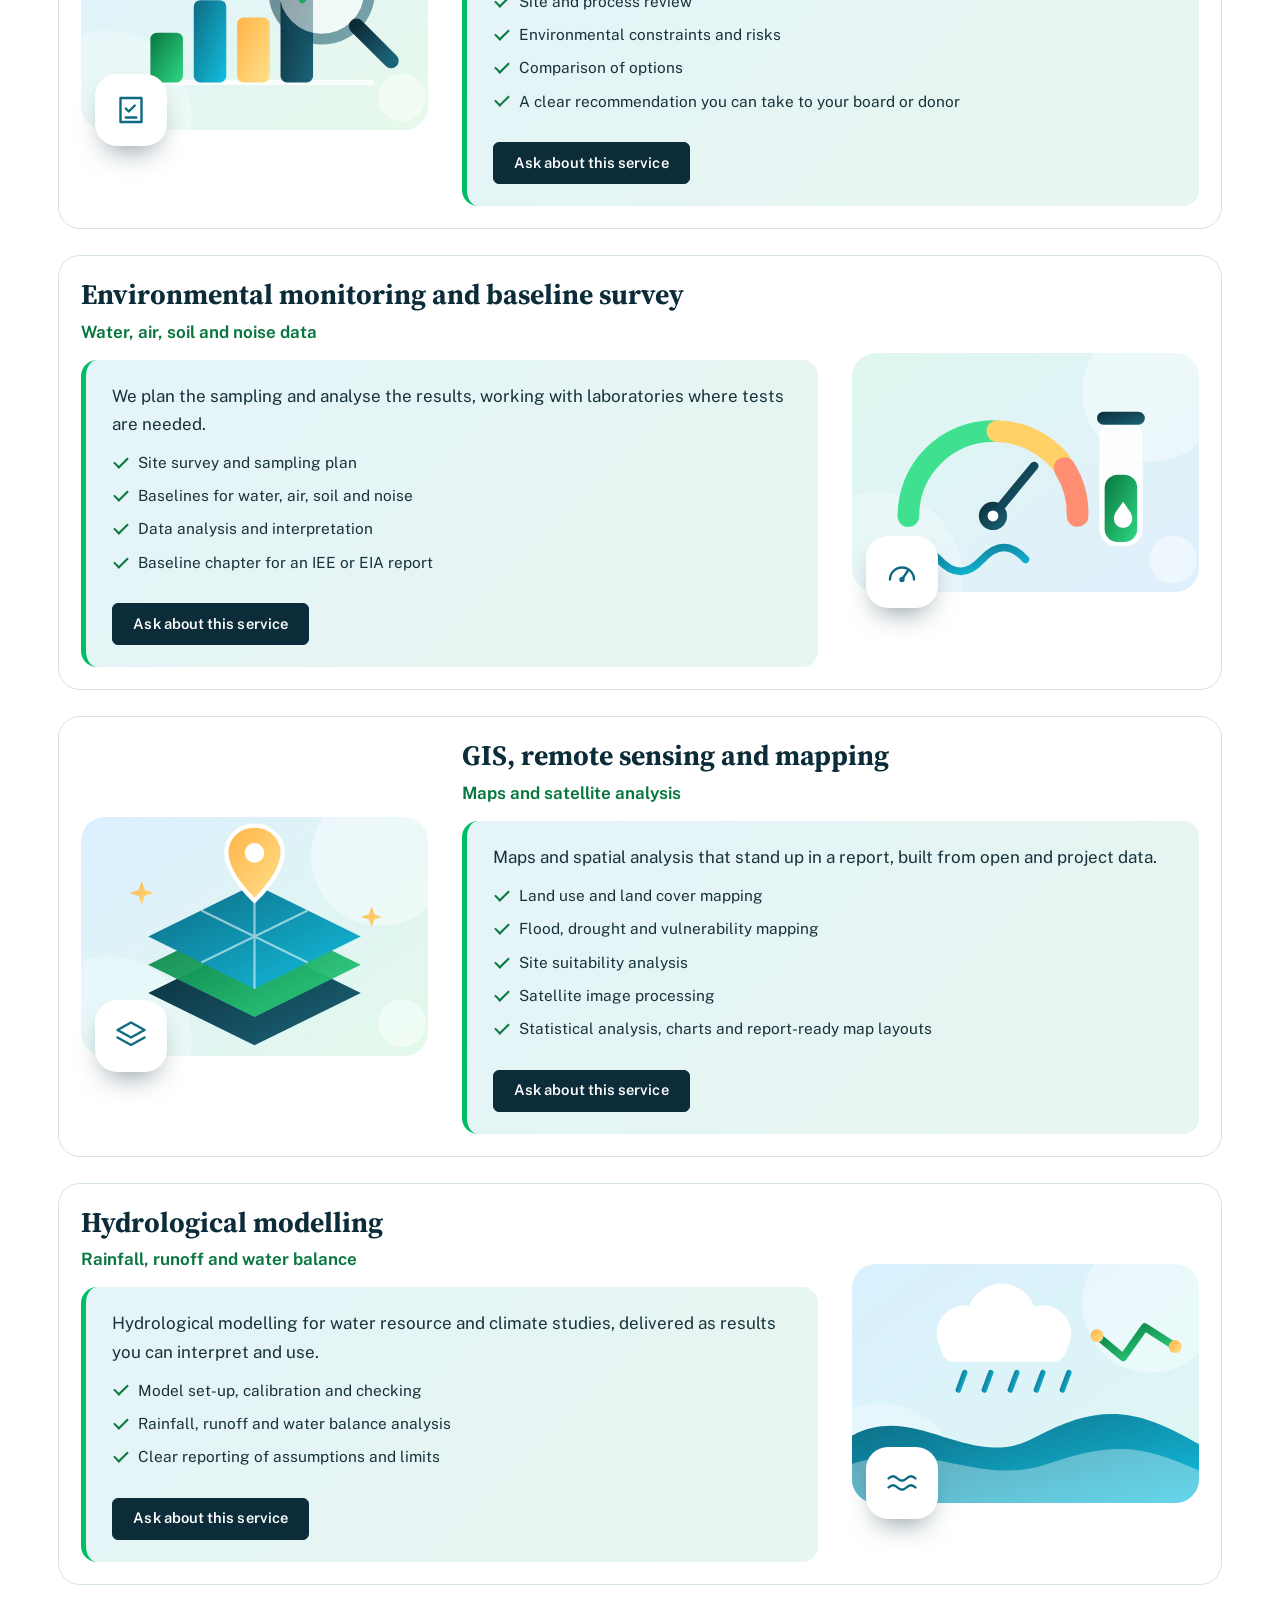
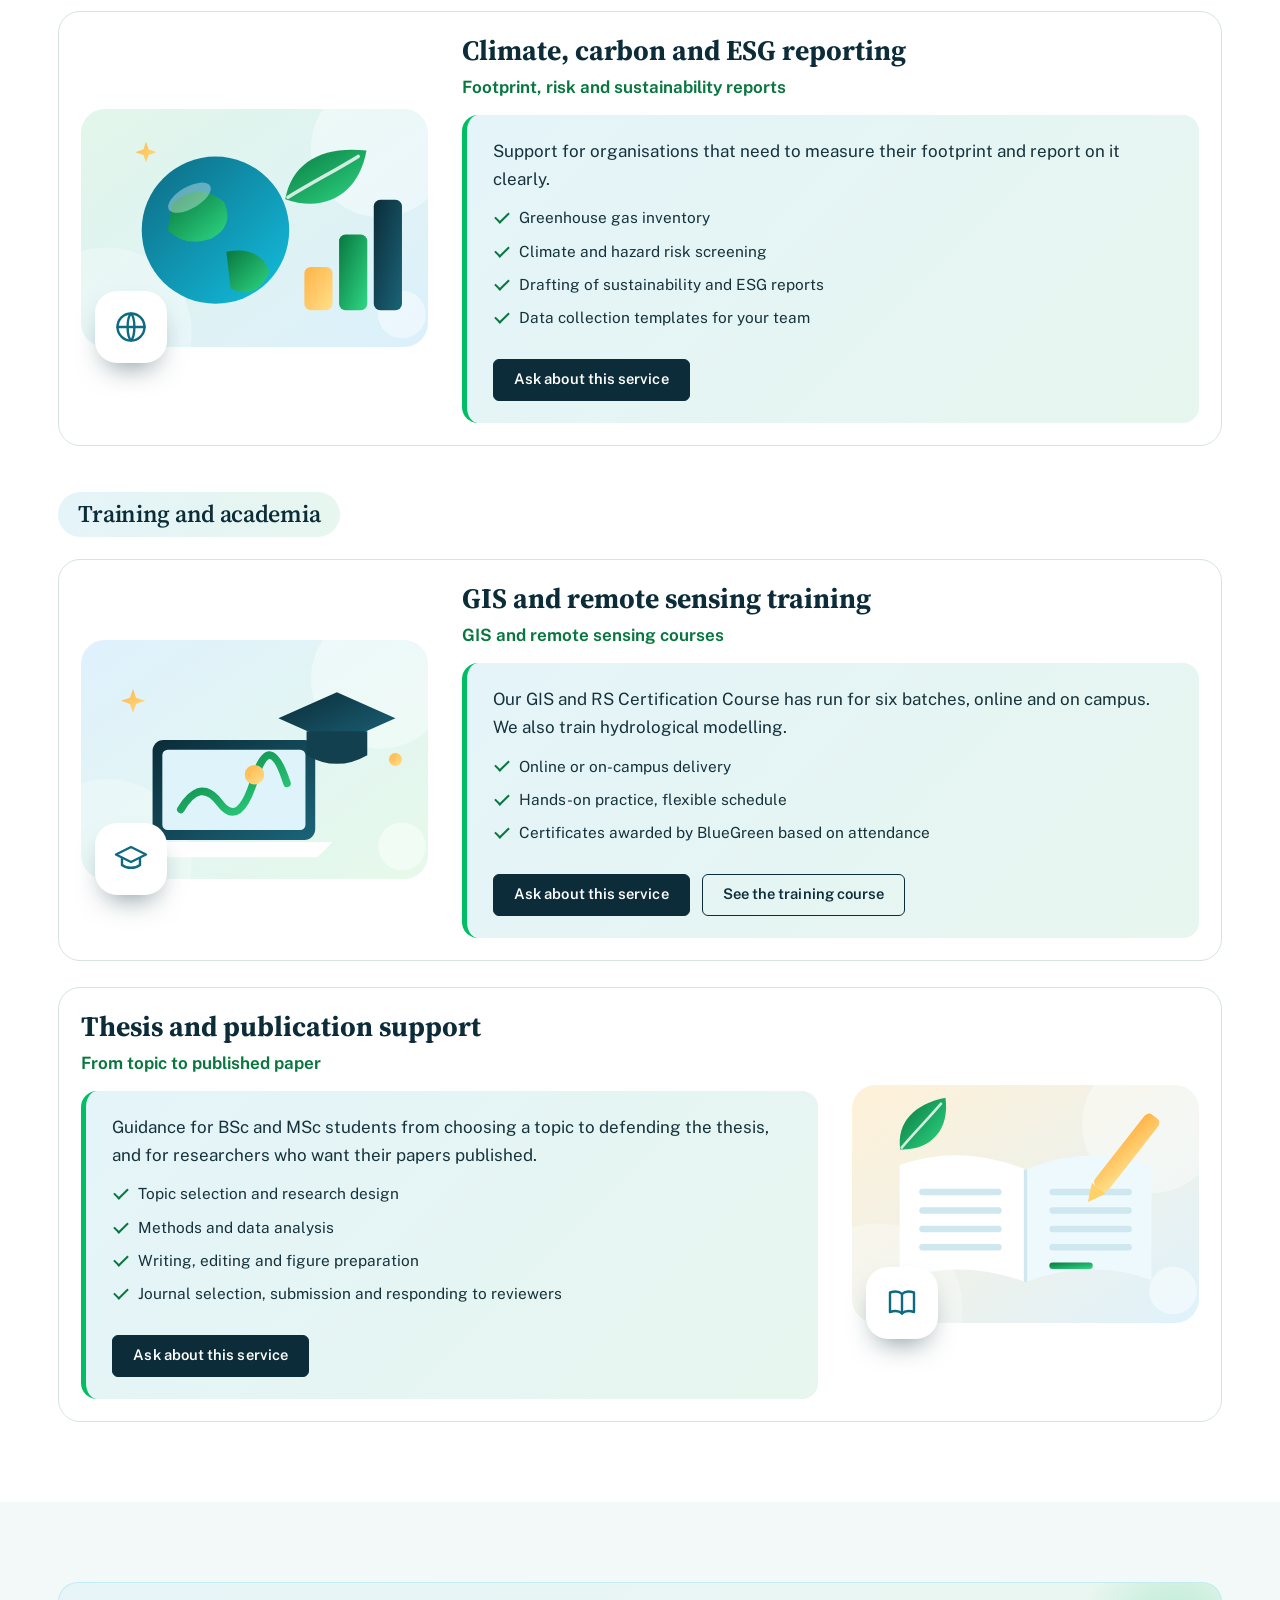
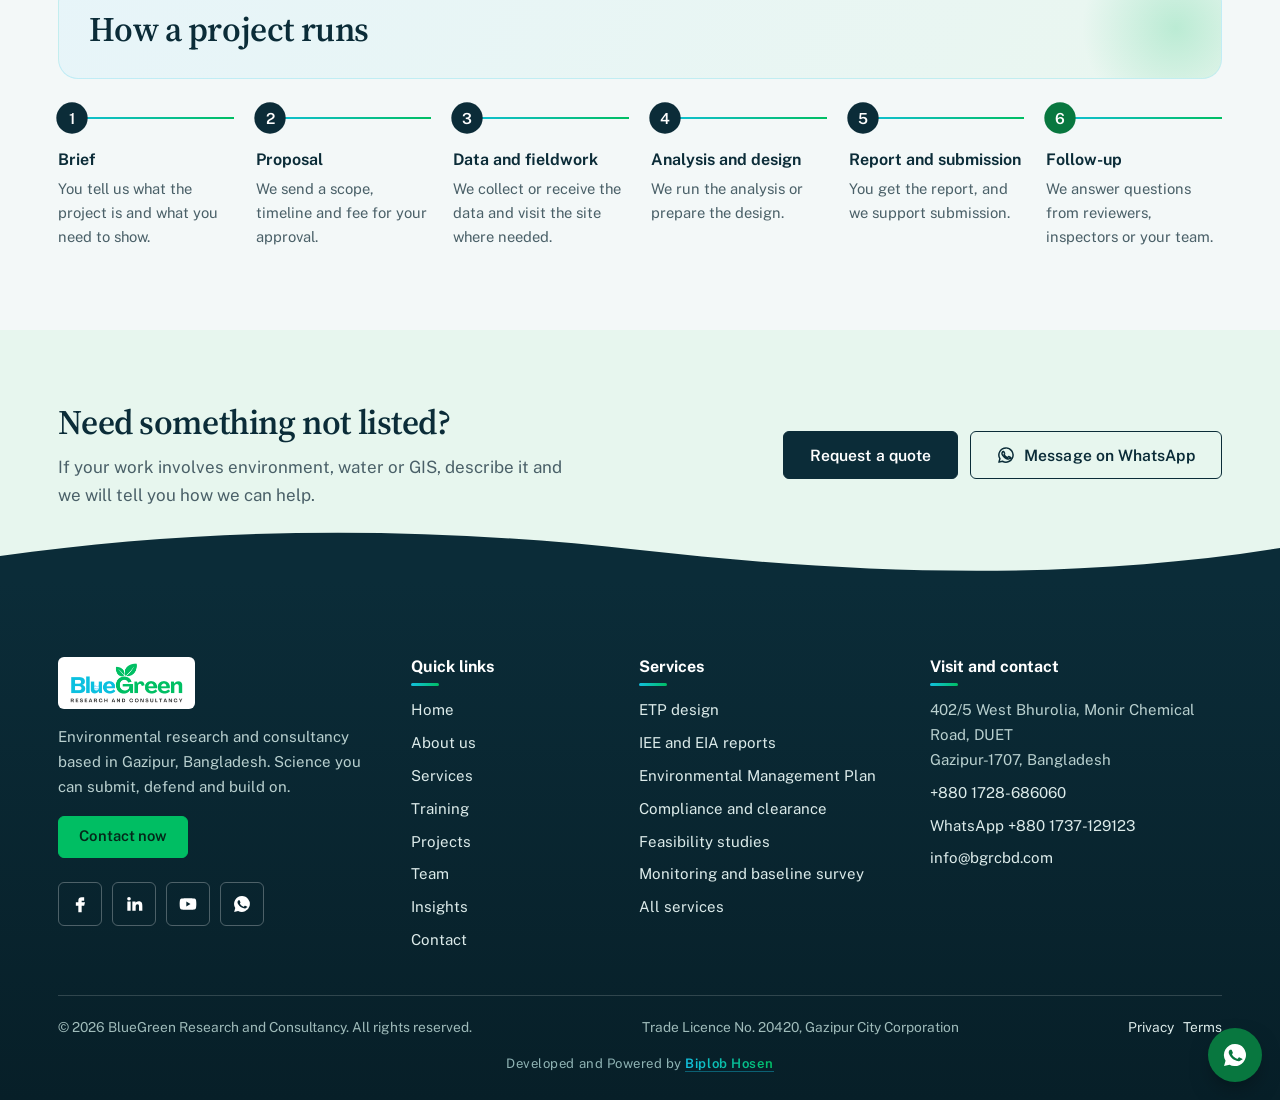
<file: services.html>
<!DOCTYPE html>
<html lang="en"><head><meta charset="utf-8">
<meta name="viewport" content="width=device-width, initial-scale=1">
<title>Services | BlueGreen Research and Consultancy</title>
<meta name="description" content="ETP design, IEE and EIA reports, feasibility studies, GIS and remote sensing, hydrological modelling, training and research support from BlueGreen in Gazipur.">
<meta name="theme-color" content="#0b2c38">
<meta property="og:type" content="website"><meta property="og:site_name" content="BlueGreen Research and Consultancy">
<meta property="og:title" content="Services | BlueGreen Research and Consultancy"><meta property="og:description" content="ETP design, IEE and EIA reports, feasibility studies, GIS and remote sensing, hydrological modelling, training and research support from BlueGreen in Gazipur."><meta property="og:image" content="https://www.bgrcbd.com/images/share.jpg"><meta property="og:url" content="https://www.bgrcbd.com/services"><meta name="twitter:card" content="summary_large_image"><meta name="twitter:image" content="https://www.bgrcbd.com/images/share.jpg">
<link rel="canonical" href="https://www.bgrcbd.com/services"><link rel="alternate" hreflang="en" href="https://www.bgrcbd.com/services"><link rel="alternate" hreflang="bn" href="https://www.bgrcbd.com/bn/services"><link rel="alternate" hreflang="x-default" href="https://www.bgrcbd.com/services">
<link rel="icon" href="favicon.png" sizes="48x48"><link rel="icon" href="favicon-192.png" sizes="192x192" type="image/png"><link rel="apple-touch-icon" href="apple-touch-icon.png">
<link rel="preconnect" href="https://fonts.googleapis.com"><link rel="preconnect" href="https://fonts.gstatic.com" crossorigin>
<link href="https://fonts.googleapis.com/css2?family=Public+Sans:wght@400;500;600;700&family=Source+Serif+4:opsz,wght@8..60,500;8..60,600&display=swap" rel="stylesheet">
<link rel="stylesheet" href="style.css">
<script>document.documentElement.className+=" js"</script>
</head><body>
<a class="skip" href="#main">Skip to content</a>
<div class="topbar"><div class="wrap topbar-in">
<div class="tb-left"><a href="mailto:info@bgrcbd.com">info@bgrcbd.com</a><a href="https://wa.me/8801737129123?text=Hello%20BlueGreen%2C%20I%20would%20like%20to%20discuss%20a%20project." rel="noopener"><svg viewBox="0 0 24 24" aria-hidden="true"><path d="M12 2.5a9.5 9.5 0 0 0-8.1 14.4L2.6 21.5l4.7-1.2A9.5 9.5 0 1 0 12 2.5zm5.3 13.6c-.2.6-1.300 1.200-1.800 1.200-.5.100-1 .2-3.200-.7-2.700-1.100-4.400-3.800-4.600-4-.1-.2-1.100-1.400-1.100-2.700s.7-1.900.9-2.200c.2-.3.500-.3.700-.3h.5c.2 0 .4 0 .6.500l.8 1.900c.1.200.1.400 0 .6l-.4.600c-.2.200-.3.400-.1.700.2.300.8 1.300 1.700 2.100 1.100 1 2.100 1.300 2.400 1.500.3.100.5.100.6-.1l.9-1c.2-.3.400-.2.700-.1l1.800.9c.3.100.5.200.5.300.1.200.1.800-.1 1.300z"/></svg>WhatsApp +880 1737-129123</a></div>
<div class="tb-right"><a href="https://www.facebook.com/bluegreenrand" rel="noopener" aria-label="Facebook"><svg viewBox="0 0 24 24" aria-hidden="true"><path d="M14 8h3V4h-3a4 4 0 0 0-4 4v2H7v4h3v8h4v-8h3l1-4h-4V8z"/></svg></a><a href="https://www.linkedin.com/company/bluegreen-research-and-consuntancy/" rel="noopener" aria-label="LinkedIn"><svg viewBox="0 0 24 24" aria-hidden="true"><path d="M4 9h4v11H4zM6 3.5a2.2 2.2 0 1 1 0 4.4 2.2 2.2 0 0 1 0-4.4zM10 9h3.8v1.6c.6-1 1.9-1.9 3.8-1.9 4 0 4.4 2.6 4.4 6V20h-4v-4.8c0-1.3 0-2.9-1.8-2.9s-2.2 1.4-2.2 2.8V20h-4z"/></svg></a><a href="https://www.youtube.com/@BlueGreenResearchandConsultanc" rel="noopener" aria-label="YouTube"><svg viewBox="0 0 24 24" aria-hidden="true"><path d="M21.6 7.2a2.5 2.5 0 0 0-1.8-1.8C18.2 5 12 5 12 5s-6.2 0-7.8.4A2.5 2.5 0 0 0 2.4 7.2C2 8.8 2 12 2 12s0 3.2.4 4.8a2.5 2.5 0 0 0 1.8 1.8C5.8 19 12 19 12 19s6.2 0 7.8-.4a2.5 2.5 0 0 0 1.8-1.8c.4-1.6.4-4.8.4-4.8s0-3.2-.4-4.8zM10 15V9l5 3z"/></svg></a></div>
</div></div>
<header class="site-header"><nav class="wrap nav" aria-label="Main">
<a class="brand" href="./"><img src="logo.png" width="130" height="46" alt="BlueGreen Research and Consultancy - home"></a>
<button class="nav-toggle" type="button" aria-expanded="false" aria-controls="menu"><span></span><span></span><span></span><span class="sr">Menu</span></button>
<ul id="menu" class="menu"><li><a href="./">Home</a></li><li class="has-sub"><a href="about">About</a><button class="sub-toggle" type="button" aria-expanded="false" aria-label="Open About menu"></button><ul class="sub "><li><a href="about">Who we are</a></li><li><a href="about#mission">Mission and values</a></li><li><a href="about#registration">Registration</a></li></ul></li><li class="has-sub"><a href="services" aria-current="page">Services</a><button class="sub-toggle" type="button" aria-expanded="false" aria-label="Open Services menu"></button><div class="sub mega"><div class="mcol"><p class="mh">Industrial compliance</p><ul><li><a class="rich" href="services#etp"><span class="mi"><svg class="" viewBox="0 0 24 24" aria-hidden="true"><path d="M12 3C9 7.5 6 10.5 6 14a6 6 0 0 0 12 0c0-3.5-3-6.5-6-11z"/></svg></span><span class="mt"><b>ETP design</b><small>Clean wastewater, compliant discharge</small></span></a></li><li><a class="rich" href="services#iee-eia"><span class="mi"><svg class="" viewBox="0 0 24 24" aria-hidden="true"><path d="M7 3h7l4 4v14H7z"/><path d="M14 3v4h4M10 12h5M10 16h5"/></svg></span><span class="mt"><b>IEE and EIA reports</b><small>Reports for environmental clearance</small></span></a></li><li><a class="rich" href="services#emp"><span class="mi"><svg class="" viewBox="0 0 24 24" aria-hidden="true"><path d="M6 3h12v18H6z"/><path d="M9 8h6M9 12h6M9 16h3"/></svg></span><span class="mt"><b>Environmental Management Plan</b><small>Actions to limit and monitor impact</small></span></a></li><li><a class="rich" href="services#compliance"><span class="mi"><svg class="" viewBox="0 0 24 24" aria-hidden="true"><path d="M12 3 5 6v5c0 5 3 8 7 10 4-2 7-5 7-10V6z"/><path d="m9 12 2 2 4-4"/></svg></span><span class="mt"><b>Compliance and clearance</b><small>Clearance, renewals and inspections</small></span></a></li><li><a class="rich" href="services#waste-air"><span class="mi"><svg class="" viewBox="0 0 24 24" aria-hidden="true"><path d="M4 20h16V10l-5 3V9l-5 3V5L4 9z"/><path d="M8 20v-3M12 20v-3M16 20v-3"/></svg></span><span class="mt"><b>Waste and air emission advice</b><small>Less waste, cleaner emissions</small></span></a></li></ul></div><div class="mcol"><p class="mh">Environmental engineering and data</p><ul><li><a class="rich" href="services#feasibility"><span class="mi"><svg class="" viewBox="0 0 24 24" aria-hidden="true"><path d="M5 4h14v16H5z"/><path d="m8.5 11 2 2 4-4M8.5 17h7"/></svg></span><span class="mt"><b>Feasibility studies</b><small>Test the project before you invest</small></span></a></li><li><a class="rich" href="services#monitoring"><span class="mi"><svg class="" viewBox="0 0 24 24" aria-hidden="true"><path d="M4 17a8 8 0 1 1 16 0"/><path d="m12 17 4-6"/><circle cx="12" cy="17" r="1"/></svg></span><span class="mt"><b>Monitoring and baseline survey</b><small>Water, air, soil and noise data</small></span></a></li><li><a class="rich" href="services#gis"><span class="mi"><svg class="" viewBox="0 0 24 24" aria-hidden="true"><path d="m12 3 9 5-9 5-9-5z"/><path d="m3 13 9 5 9-5"/></svg></span><span class="mt"><b>GIS and remote sensing</b><small>Maps and satellite analysis</small></span></a></li><li><a class="rich" href="services#hydrology"><span class="mi"><svg class="" viewBox="0 0 24 24" aria-hidden="true"><path d="M3 9c2-2 4-2 6 0s4 2 6 0 4-2 6 0M3 15c2-2 4-2 6 0s4 2 6 0 4-2 6 0"/></svg></span><span class="mt"><b>Hydrological modelling</b><small>Rainfall, runoff and water balance</small></span></a></li><li><a class="rich" href="services#climate-esg"><span class="mi"><svg class="" viewBox="0 0 24 24" aria-hidden="true"><circle cx="12" cy="12" r="9"/><path d="M3 12h18M12 3c3 3 3 15 0 18M12 3c-3 3-3 15 0 18"/></svg></span><span class="mt"><b>Climate, carbon and ESG</b><small>Footprint, risk and sustainability reports</small></span></a></li></ul></div><div class="mcol"><p class="mh">Training and academia</p><ul><li><a class="rich" href="services#training"><span class="mi"><svg class="" viewBox="0 0 24 24" aria-hidden="true"><path d="m2 9 10-5 10 5-10 5z"/><path d="M6 11.5V16c3 2.5 9 2.5 12 0v-4.5"/></svg></span><span class="mt"><b>GIS and RS training</b><small>GIS and remote sensing courses</small></span></a></li><li><a class="rich" href="services#thesis"><span class="mi"><svg class="" viewBox="0 0 24 24" aria-hidden="true"><path d="M4 5c3-1 6-1 8 1 2-2 5-2 8-1v13c-3-1-6-1-8 1-2-2-5-2-8-1z"/><path d="M12 6v13"/></svg></span><span class="mt"><b>Thesis and publication support</b><small>From topic to published paper</small></span></a></li></ul></div><a class="mega-all" href="services">See all services</a></div></li><li><a href="training">Training</a></li><li><a href="projects">Projects</a></li><li><a href="team">Team</a></li><li class="has-sub"><a href="insights">Insights</a><button class="sub-toggle" type="button" aria-expanded="false" aria-label="Open Insights menu"></button><ul class="sub right"><li><a href="insights#iee-eia">IEE or EIA?</a></li><li><a href="insights#etp">Why a factory needs an ETP</a></li><li><a href="insights#gis">What is GIS?</a></li><li><a href="insights#remote-sensing">Satellite images, water and land</a></li><li><a href="insights#thesis">Choosing a thesis topic</a></li></ul></li><li><a class="btn btn-sm" href="contact">Request a quote</a></li></ul>
<div class="lang-sw" role="group" aria-label="Language"><a class="ls-en" href="services" lang="en" hreflang="en" aria-current="true">EN</a><a class="ls-bn" href="bn/services" lang="bn" hreflang="bn">বাং</a></div>
</nav></header>
<main id="main">
<div class="page-head"><div class="wrap"><h1>Services</h1><p class="lead">Consultancy for industry, spatial and water analysis, and training and support for researchers.</p></div></div>

<section><div class="wrap"><div class="group-head"><h2>Industrial compliance</h2></div><div class="srows"><article class="srow" id="etp"><div class="sart"><img src="images/art/etp.svg" width="320" height="220" alt="" loading="lazy"><span class="ico-badge big"><svg class="" viewBox="0 0 24 24" aria-hidden="true"><path d="M12 3C9 7.5 6 10.5 6 14a6 6 0 0 0 12 0c0-3.5-3-6.5-6-11z"/></svg></span></div><div class="sbody"><h3 class="sname">ETP design</h3><p class="stag">Clean wastewater, compliant discharge</p><div class="scard"><p>We design effluent treatment plants that fit your factory's actual wastewater and space, and that your operators can run day to day.</p><ul class="ticks"><li>Wastewater characterisation and flow estimation</li><li>Treatment process selection and sizing</li><li>Layout, process drawings and design report</li><li>Check against Department of Environment discharge standards</li><li>Guidance on operation and monitoring</li></ul><div class="btn-row"><a class="btn btn-sm" href="contact?topic=etp">Ask about this service</a></div></div></div></article><article class="srow" id="iee-eia"><div class="sart"><img src="images/art/iee-eia.svg" width="320" height="220" alt="" loading="lazy"><span class="ico-badge big"><svg class="" viewBox="0 0 24 24" aria-hidden="true"><path d="M7 3h7l4 4v14H7z"/><path d="M14 3v4h4M10 12h5M10 16h5"/></svg></span></div><div class="sbody"><h3 class="sname">IEE and EIA reports</h3><p class="stag">Reports for environmental clearance</p><div class="scard"><p>We prepare the environmental study your project needs for clearance, from the first screening to the final report. Which study applies depends on the category the Department of Environment gives the project.</p><ul class="ticks"><li>Screening and scoping</li><li>Baseline environmental and social data</li><li>Impact assessment and mitigation measures</li><li>Environmental management and monitoring plan</li><li>Report prepared for submission</li></ul><div class="btn-row"><a class="btn btn-sm" href="contact?topic=iee">Ask about this service</a></div></div></div></article><article class="srow" id="emp"><div class="sart"><img src="images/art/emp.svg" width="320" height="220" alt="" loading="lazy"><span class="ico-badge big"><svg class="" viewBox="0 0 24 24" aria-hidden="true"><path d="M6 3h12v18H6z"/><path d="M9 8h6M9 12h6M9 16h3"/></svg></span></div><div class="sbody"><h3 class="sname">Environmental Management Plan (EMP)</h3><p class="stag">Actions to limit and monitor impact</p><div class="scard"><p>An EMP turns the findings of an IEE or EIA into actions that site teams can follow.</p><ul class="ticks"><li>Mitigation measures for each identified impact</li><li>Roles, schedule and cost of the measures</li><li>Monitoring indicators and reporting</li><li>Plan prepared to accompany the IEE or EIA report</li></ul><div class="btn-row"><a class="btn btn-sm" href="contact?topic=other">Ask about this service</a></div></div></div></article><article class="srow" id="compliance"><div class="sart"><img src="images/art/compliance.svg" width="320" height="220" alt="" loading="lazy"><span class="ico-badge big"><svg class="" viewBox="0 0 24 24" aria-hidden="true"><path d="M12 3 5 6v5c0 5 3 8 7 10 4-2 7-5 7-10V6z"/><path d="m9 12 2 2 4-4"/></svg></span></div><div class="sbody"><h3 class="sname">Environmental compliance and clearance support</h3><p class="stag">Clearance, renewals and inspections</p><div class="scard"><p>We help operators understand what applies to their site and prepare what the authority will ask for.</p><ul class="ticks"><li>Check which clearance category applies</li><li>Prepare and review application documents</li><li>Compliance gap review against requirements</li><li>Support when preparing for inspections and renewals</li></ul><div class="btn-row"><a class="btn btn-sm" href="contact?topic=other">Ask about this service</a></div></div></div></article><article class="srow" id="waste-air"><div class="sart"><img src="images/art/waste-air.svg" width="320" height="220" alt="" loading="lazy"><span class="ico-badge big"><svg class="" viewBox="0 0 24 24" aria-hidden="true"><path d="M4 20h16V10l-5 3V9l-5 3V5L4 9z"/><path d="M8 20v-3M12 20v-3M16 20v-3"/></svg></span></div><div class="sbody"><h3 class="sname">Waste management and air emission advisory</h3><p class="stag">Less waste, cleaner emissions</p><div class="scard"><p>Advice for operators who want to handle waste better and bring emissions down.</p><ul class="ticks"><li>Waste review and handling plan</li><li>Emission sources and control options</li><li>Improvement roadmap with priorities</li><li>Support with compliance reporting</li></ul><div class="btn-row"><a class="btn btn-sm" href="contact?topic=other">Ask about this service</a></div></div></div></article></div><div class="group-head"><h2>Environmental engineering and data</h2></div><div class="srows"><article class="srow" id="feasibility"><div class="sart"><img src="images/art/feasibility.svg" width="320" height="220" alt="" loading="lazy"><span class="ico-badge big"><svg class="" viewBox="0 0 24 24" aria-hidden="true"><path d="M5 4h14v16H5z"/><path d="m8.5 11 2 2 4-4M8.5 17h7"/></svg></span></div><div class="sbody"><h3 class="sname">Feasibility studies</h3><p class="stag">Test the project before you invest</p><div class="scard"><p>Before money is committed, we test whether the site, process and environmental conditions support the project.</p><ul class="ticks"><li>Site and process review</li><li>Environmental constraints and risks</li><li>Comparison of options</li><li>A clear recommendation you can take to your board or donor</li></ul><div class="btn-row"><a class="btn btn-sm" href="contact?topic=feasibility">Ask about this service</a></div></div></div></article><article class="srow" id="monitoring"><div class="sart"><img src="images/art/monitoring.svg" width="320" height="220" alt="" loading="lazy"><span class="ico-badge big"><svg class="" viewBox="0 0 24 24" aria-hidden="true"><path d="M4 17a8 8 0 1 1 16 0"/><path d="m12 17 4-6"/><circle cx="12" cy="17" r="1"/></svg></span></div><div class="sbody"><h3 class="sname">Environmental monitoring and baseline survey</h3><p class="stag">Water, air, soil and noise data</p><div class="scard"><p>We plan the sampling and analyse the results, working with laboratories where tests are needed.</p><ul class="ticks"><li>Site survey and sampling plan</li><li>Baselines for water, air, soil and noise</li><li>Data analysis and interpretation</li><li>Baseline chapter for an IEE or EIA report</li></ul><div class="btn-row"><a class="btn btn-sm" href="contact?topic=other">Ask about this service</a></div></div></div></article><article class="srow" id="gis"><div class="sart"><img src="images/art/gis.svg" width="320" height="220" alt="" loading="lazy"><span class="ico-badge big"><svg class="" viewBox="0 0 24 24" aria-hidden="true"><path d="m12 3 9 5-9 5-9-5z"/><path d="m3 13 9 5 9-5"/></svg></span></div><div class="sbody"><h3 class="sname">GIS, remote sensing and mapping</h3><p class="stag">Maps and satellite analysis</p><div class="scard"><p>Maps and spatial analysis that stand up in a report, built from open and project data.</p><ul class="ticks"><li>Land use and land cover mapping</li><li>Flood, drought and vulnerability mapping</li><li>Site suitability analysis</li><li>Satellite image processing</li><li>Statistical analysis, charts and report-ready map layouts</li></ul><div class="btn-row"><a class="btn btn-sm" href="contact?topic=gis">Ask about this service</a></div></div></div></article><article class="srow" id="hydrology"><div class="sart"><img src="images/art/hydrology.svg" width="320" height="220" alt="" loading="lazy"><span class="ico-badge big"><svg class="" viewBox="0 0 24 24" aria-hidden="true"><path d="M3 9c2-2 4-2 6 0s4 2 6 0 4-2 6 0M3 15c2-2 4-2 6 0s4 2 6 0 4-2 6 0"/></svg></span></div><div class="sbody"><h3 class="sname">Hydrological modelling</h3><p class="stag">Rainfall, runoff and water balance</p><div class="scard"><p>Hydrological modelling for water resource and climate studies, delivered as results you can interpret and use.</p><ul class="ticks"><li>Model set-up, calibration and checking</li><li>Rainfall, runoff and water balance analysis</li><li>Clear reporting of assumptions and limits</li></ul><div class="btn-row"><a class="btn btn-sm" href="contact?topic=hydrology">Ask about this service</a></div></div></div></article><article class="srow" id="climate-esg"><div class="sart"><img src="images/art/climate-esg.svg" width="320" height="220" alt="" loading="lazy"><span class="ico-badge big"><svg class="" viewBox="0 0 24 24" aria-hidden="true"><circle cx="12" cy="12" r="9"/><path d="M3 12h18M12 3c3 3 3 15 0 18M12 3c-3 3-3 15 0 18"/></svg></span></div><div class="sbody"><h3 class="sname">Climate, carbon and ESG reporting</h3><p class="stag">Footprint, risk and sustainability reports</p><div class="scard"><p>Support for organisations that need to measure their footprint and report on it clearly.</p><ul class="ticks"><li>Greenhouse gas inventory</li><li>Climate and hazard risk screening</li><li>Drafting of sustainability and ESG reports</li><li>Data collection templates for your team</li></ul><div class="btn-row"><a class="btn btn-sm" href="contact?topic=other">Ask about this service</a></div></div></div></article></div><div class="group-head"><h2>Training and academia</h2></div><div class="srows"><article class="srow" id="training"><div class="sart"><img src="images/art/training.svg" width="320" height="220" alt="" loading="lazy"><span class="ico-badge big"><svg class="" viewBox="0 0 24 24" aria-hidden="true"><path d="m2 9 10-5 10 5-10 5z"/><path d="M6 11.5V16c3 2.5 9 2.5 12 0v-4.5"/></svg></span></div><div class="sbody"><h3 class="sname">GIS and remote sensing training</h3><p class="stag">GIS and remote sensing courses</p><div class="scard"><p>Our GIS and RS Certification Course has run for six batches, online and on campus. We also train hydrological modelling.</p><ul class="ticks"><li>Online or on-campus delivery</li><li>Hands-on practice, flexible schedule</li><li>Certificates awarded by BlueGreen based on attendance</li></ul><div class="btn-row"><a class="btn btn-sm" href="contact?topic=training">Ask about this service</a><a class="btn btn-sm btn-line" href="training">See the training course</a></div></div></div></article><article class="srow" id="thesis"><div class="sart"><img src="images/art/thesis.svg" width="320" height="220" alt="" loading="lazy"><span class="ico-badge big"><svg class="" viewBox="0 0 24 24" aria-hidden="true"><path d="M4 5c3-1 6-1 8 1 2-2 5-2 8-1v13c-3-1-6-1-8 1-2-2-5-2-8-1z"/><path d="M12 6v13"/></svg></span></div><div class="sbody"><h3 class="sname">Thesis and publication support</h3><p class="stag">From topic to published paper</p><div class="scard"><p>Guidance for BSc and MSc students from choosing a topic to defending the thesis, and for researchers who want their papers published.</p><ul class="ticks"><li>Topic selection and research design</li><li>Methods and data analysis</li><li>Writing, editing and figure preparation</li><li>Journal selection, submission and responding to reviewers</li></ul><div class="btn-row"><a class="btn btn-sm" href="contact?topic=thesis">Ask about this service</a></div></div></div></article></div></div></section>
<section class="mist"><div class="wrap">
<div class="sec-head"><h2>How a project runs</h2></div>
<ol class="steps"><li><h3>Brief</h3><p>You tell us what the project is and what you need to show.</p></li><li><h3>Proposal</h3><p>We send a scope, timeline and fee for your approval.</p></li><li><h3>Data and fieldwork</h3><p>We collect or receive the data and visit the site where needed.</p></li><li><h3>Analysis and design</h3><p>We run the analysis or prepare the design.</p></li><li><h3>Report and submission</h3><p>You get the report, and we support submission.</p></li><li><h3>Follow-up</h3><p>We answer questions from reviewers, inspectors or your team.</p></li></ol></div></section>
<section class="cta"><div class="wrap cta-in"><div><h2>Need something not listed?</h2><p>If your work involves environment, water or GIS, describe it and we will tell you how we can help.</p></div>
<div class="btn-row"><a class="btn" href="contact">Request a quote</a><a class="btn btn-line" href="https://wa.me/8801737129123?text=Hello%20BlueGreen%2C%20I%20would%20like%20to%20discuss%20a%20project." rel="noopener"><svg viewBox="0 0 24 24" aria-hidden="true"><path d="M12 2.5a9.5 9.5 0 0 0-8.1 14.4L2.6 21.5l4.7-1.2A9.5 9.5 0 1 0 12 2.5zm5.3 13.6c-.2.6-1.300 1.200-1.800 1.200-.5.100-1 .2-3.200-.7-2.700-1.100-4.400-3.800-4.600-4-.1-.2-1.100-1.400-1.100-2.700s.7-1.900.9-2.200c.2-.3.500-.3.700-.3h.5c.2 0 .4 0 .6.500l.8 1.900c.1.200.1.400 0 .6l-.4.600c-.2.200-.3.400-.1.700.2.300.8 1.300 1.700 2.100 1.100 1 2.100 1.300 2.400 1.500.3.100.5.100.6-.1l.9-1c.2-.3.400-.2.700-.1l1.800.9c.3.100.5.200.5.300.1.200.1.800-.1 1.300z"/></svg>Message on WhatsApp</a></div></div></section>
</main>
<footer class="wtop" style="--bg:var(--ink)"><div class="wrap">
<div class="foot-grid">
<div><a class="brand-box" href="./"><img src="logo.png" width="113" height="40" alt="BlueGreen Research and Consultancy"></a>
<p>Environmental research and consultancy based in Gazipur, Bangladesh. Science you can submit, defend and build on.</p>
<a class="btn btn-leaf btn-sm" href="contact">Contact now</a>
<div class="socials"><a href="https://www.facebook.com/bluegreenrand" rel="noopener" aria-label="Facebook"><svg viewBox="0 0 24 24" aria-hidden="true"><path d="M14 8h3V4h-3a4 4 0 0 0-4 4v2H7v4h3v8h4v-8h3l1-4h-4V8z"/></svg></a><a href="https://www.linkedin.com/company/bluegreen-research-and-consuntancy/" rel="noopener" aria-label="LinkedIn"><svg viewBox="0 0 24 24" aria-hidden="true"><path d="M4 9h4v11H4zM6 3.5a2.2 2.2 0 1 1 0 4.4 2.2 2.2 0 0 1 0-4.4zM10 9h3.8v1.6c.6-1 1.9-1.9 3.8-1.9 4 0 4.4 2.6 4.4 6V20h-4v-4.8c0-1.3 0-2.9-1.8-2.9s-2.2 1.4-2.2 2.8V20h-4z"/></svg></a><a href="https://www.youtube.com/@BlueGreenResearchandConsultanc" rel="noopener" aria-label="YouTube"><svg viewBox="0 0 24 24" aria-hidden="true"><path d="M21.6 7.2a2.5 2.5 0 0 0-1.8-1.8C18.2 5 12 5 12 5s-6.2 0-7.8.4A2.5 2.5 0 0 0 2.4 7.2C2 8.8 2 12 2 12s0 3.2.4 4.8a2.5 2.5 0 0 0 1.8 1.8C5.8 19 12 19 12 19s6.2 0 7.8-.4a2.5 2.5 0 0 0 1.8-1.8c.4-1.6.4-4.8.4-4.8s0-3.2-.4-4.8zM10 15V9l5 3z"/></svg></a><a href="https://wa.me/8801737129123?text=Hello%20BlueGreen%2C%20I%20would%20like%20to%20discuss%20a%20project." rel="noopener" aria-label="WhatsApp"><svg viewBox="0 0 24 24" aria-hidden="true"><path d="M12 2.5a9.5 9.5 0 0 0-8.1 14.4L2.6 21.5l4.7-1.2A9.5 9.5 0 1 0 12 2.5zm5.3 13.6c-.2.6-1.300 1.200-1.800 1.200-.5.100-1 .2-3.200-.7-2.700-1.100-4.400-3.800-4.600-4-.1-.2-1.100-1.400-1.100-2.700s.7-1.900.9-2.200c.2-.3.500-.3.700-.3h.5c.2 0 .4 0 .6.500l.8 1.900c.1.200.1.400 0 .6l-.4.600c-.2.200-.3.400-.1.700.2.300.8 1.300 1.700 2.100 1.100 1 2.100 1.300 2.400 1.500.3.100.5.100.6-.1l.9-1c.2-.3.400-.2.700-.1l1.800.9c.3.100.5.200.5.300.1.200.1.800-.1 1.300z"/></svg></a></div></div>
<div><h2 class="ft">Quick links</h2><ul><li><a href="./">Home</a></li><li><a href="about">About us</a></li><li><a href="services">Services</a></li><li><a href="training">Training</a></li><li><a href="projects">Projects</a></li><li><a href="team">Team</a></li><li><a href="insights">Insights</a></li><li><a href="contact">Contact</a></li></ul></div>
<div><h2 class="ft">Services</h2><ul><li><a href="services#etp">ETP design</a></li><li><a href="services#iee-eia">IEE and EIA reports</a></li><li><a href="services#emp">Environmental Management Plan</a></li><li><a href="services#compliance">Compliance and clearance</a></li><li><a href="services#feasibility">Feasibility studies</a></li><li><a href="services#monitoring">Monitoring and baseline survey</a></li><li><a href="services">All services</a></li></ul></div>
<div><h2 class="ft">Visit and contact</h2><ul><li>402/5 West Bhurolia, Monir Chemical Road, DUET<br>Gazipur-1707, Bangladesh</li><li><a href="tel:+8801728686060">+880 1728-686060</a></li><li><a href="https://wa.me/8801737129123?text=Hello%20BlueGreen%2C%20I%20would%20like%20to%20discuss%20a%20project." rel="noopener">WhatsApp +880 1737-129123</a></li><li><a href="mailto:info@bgrcbd.com">info@bgrcbd.com</a></li></ul></div>
</div>
<div class="foot-base"><span>&copy; <span id="year">2026</span> BlueGreen Research and Consultancy. All rights reserved.</span>
<span>Trade Licence No. 20420, Gazipur City Corporation</span>
<span><a href="privacy">Privacy</a> &nbsp; <a href="terms">Terms</a></span></div>
<div class="credit">Developed and Powered by <a href="team#p-biplob-hosen">Biplob Hosen</a></div>
</div></footer>
<a class="wa" href="https://wa.me/8801737129123?text=Hello%20BlueGreen%2C%20I%20would%20like%20to%20discuss%20a%20project." rel="noopener" aria-label="Chat with us on WhatsApp"><svg viewBox="0 0 24 24" aria-hidden="true"><path d="M12 2.5a9.5 9.5 0 0 0-8.1 14.4L2.6 21.5l4.7-1.2A9.5 9.5 0 1 0 12 2.5zm5.3 13.6c-.2.6-1.300 1.200-1.800 1.200-.5.100-1 .2-3.200-.7-2.700-1.100-4.400-3.800-4.600-4-.1-.2-1.100-1.400-1.100-2.700s.7-1.900.9-2.200c.2-.3.500-.3.700-.3h.5c.2 0 .4 0 .6.500l.8 1.900c.1.200.1.400 0 .6l-.4.600c-.2.200-.3.400-.1.700.2.300.8 1.300 1.700 2.100 1.100 1 2.100 1.300 2.400 1.500.3.100.5.100.6-.1l.9-1c.2-.3.400-.2.700-.1l1.800.9c.3.100.5.200.5.300.1.200.1.800-.1 1.300z"/></svg></a>
<script src="script.js"></script>
</body></html>
</file>
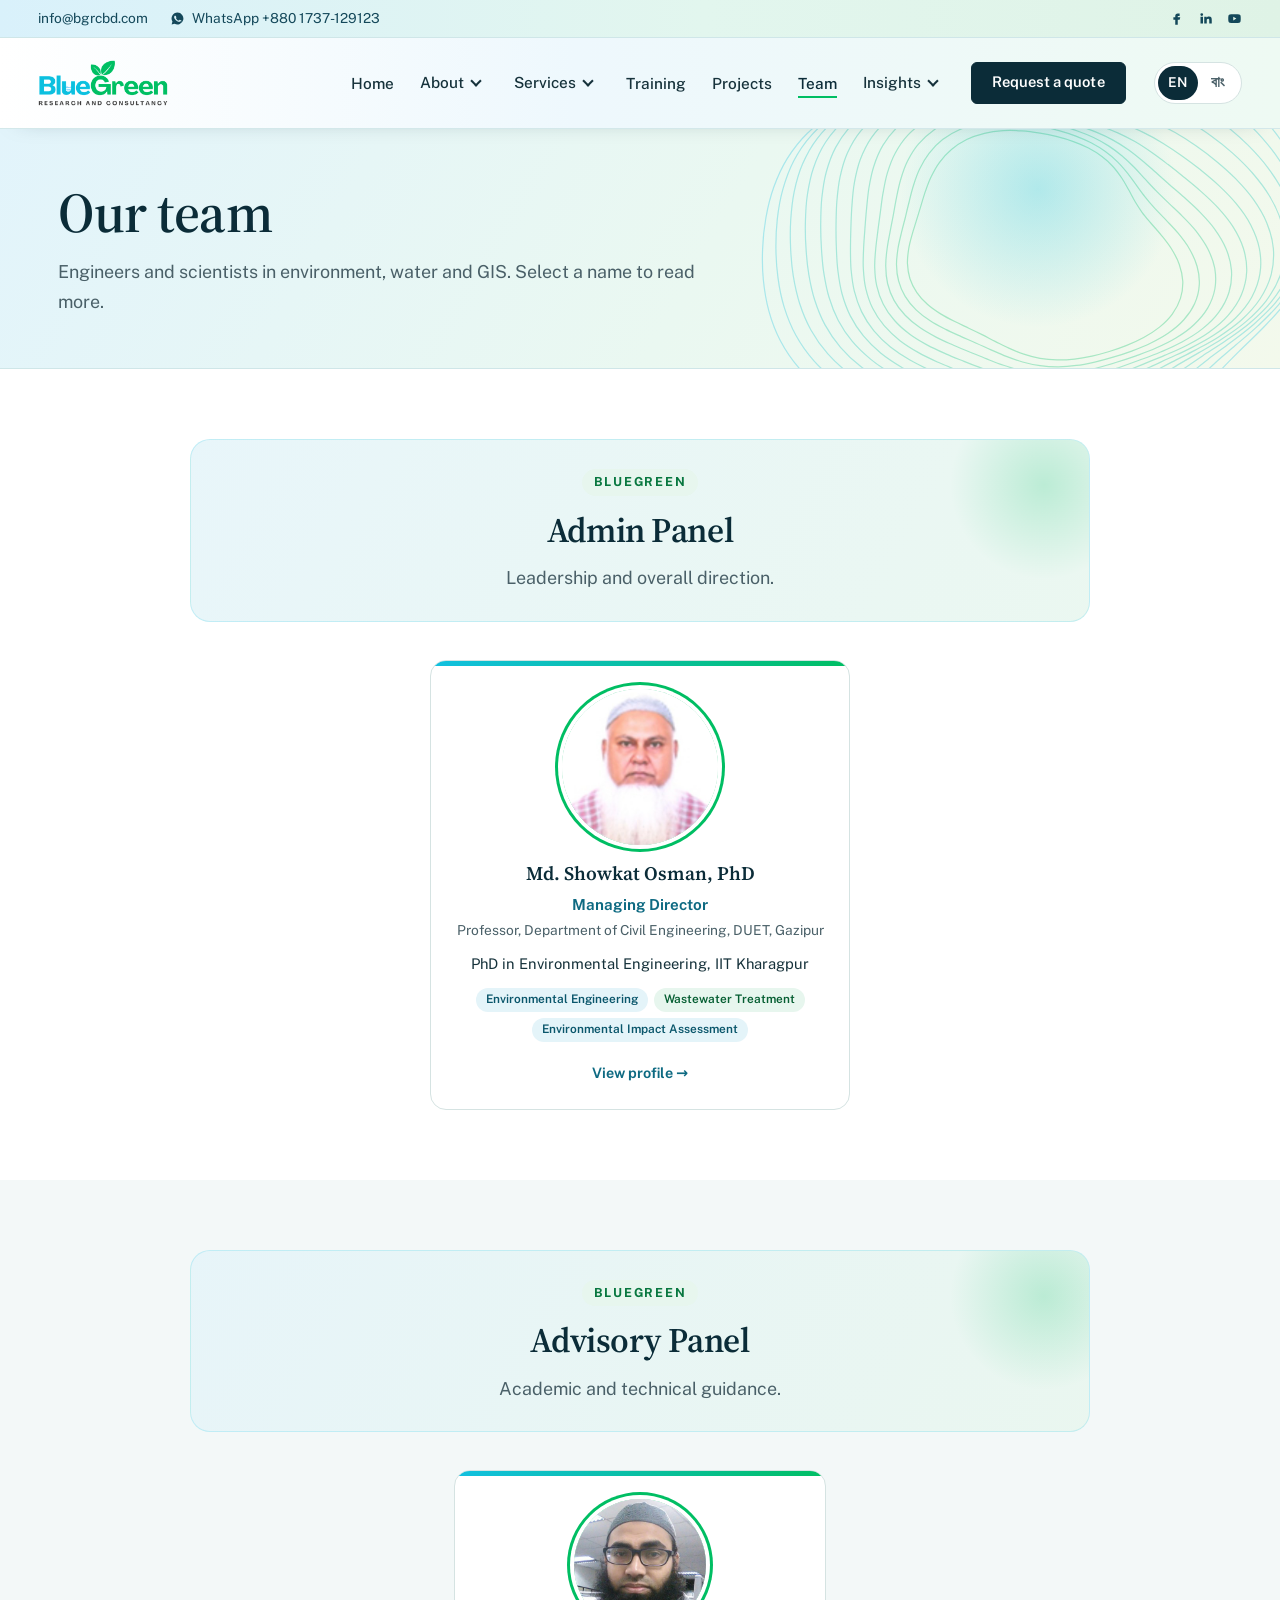
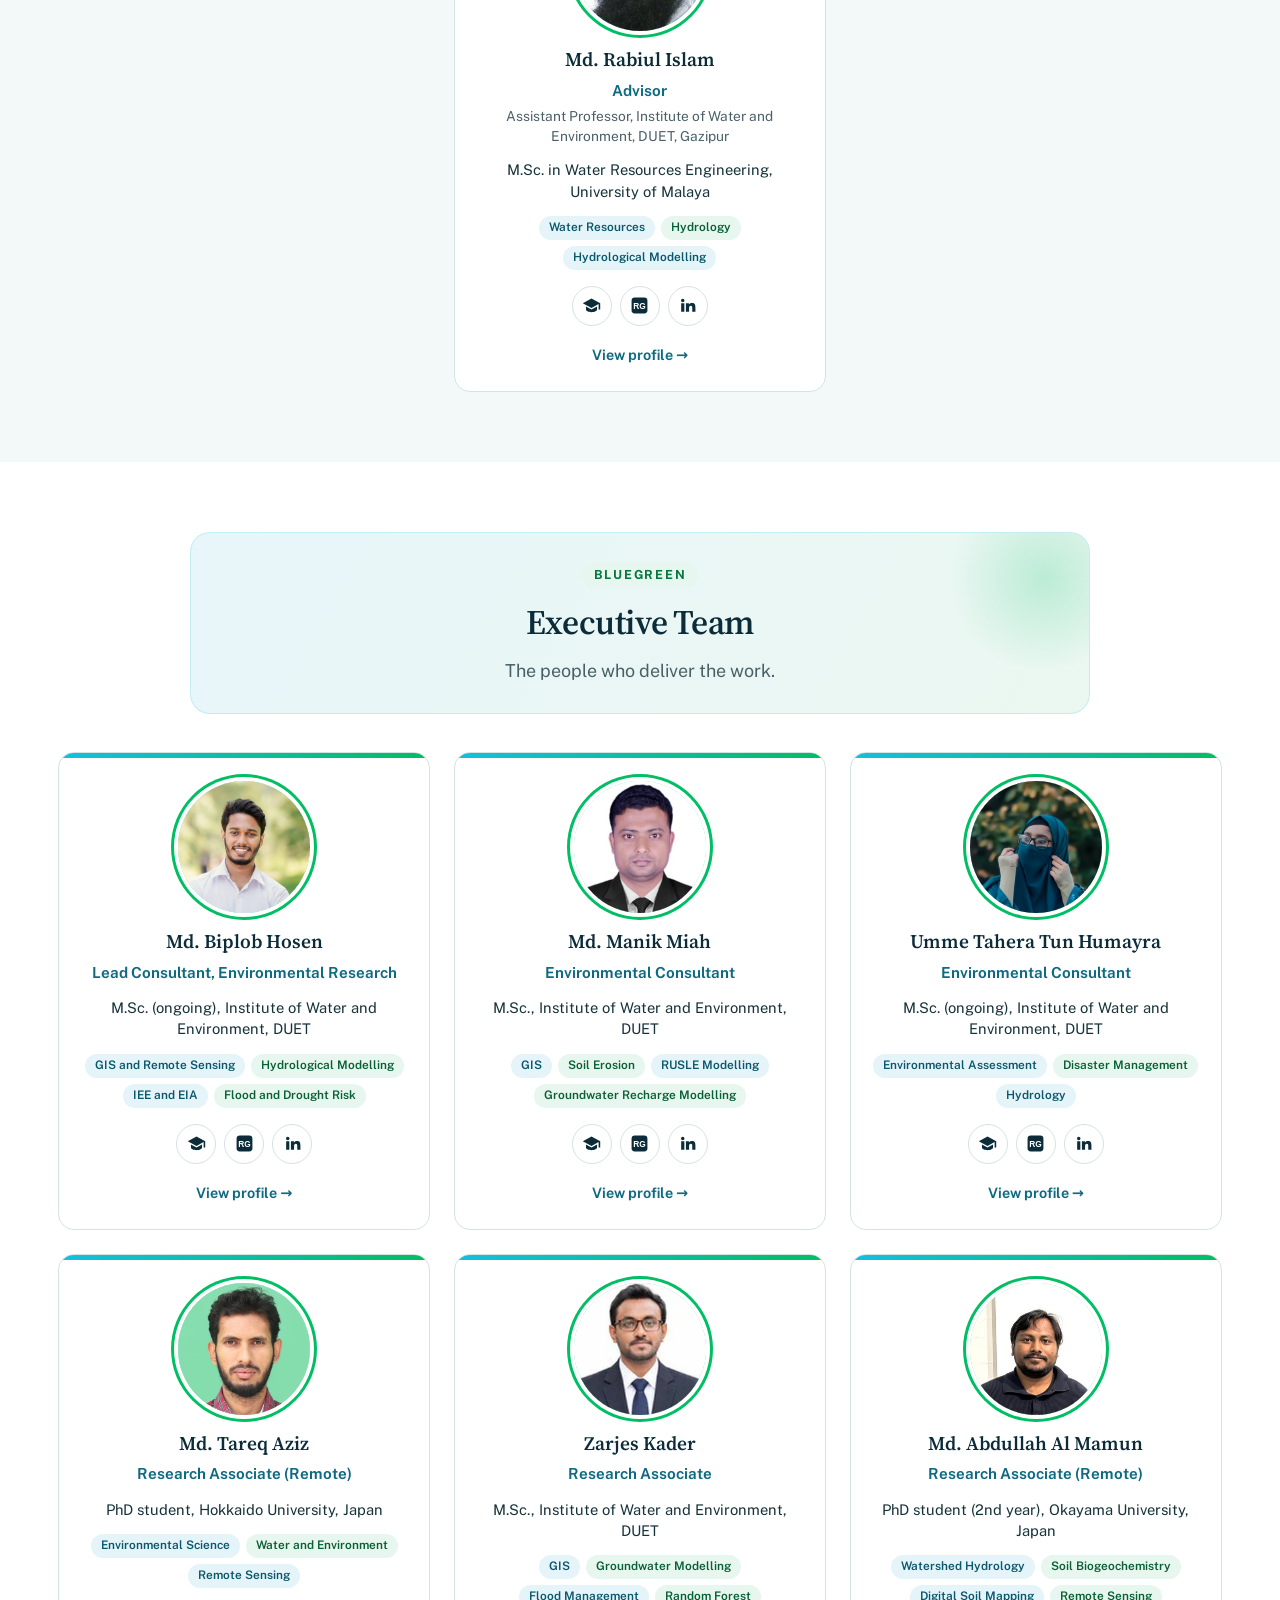
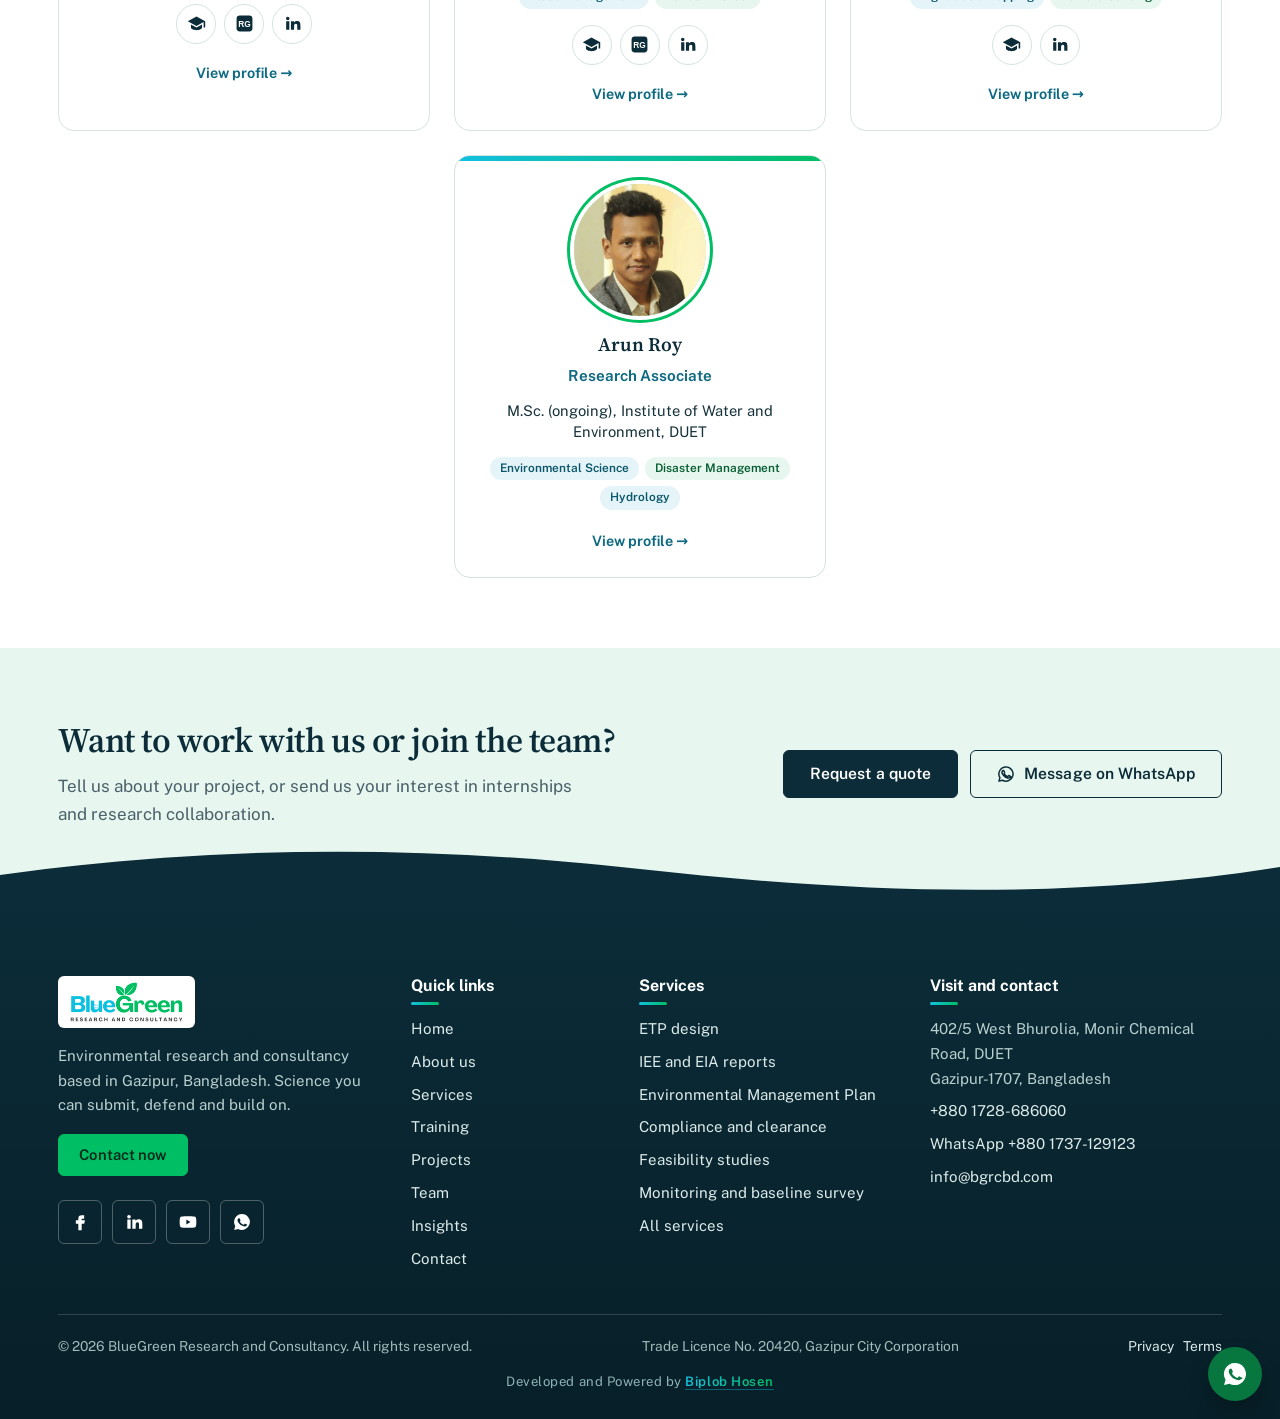
<file: team.html>
<!DOCTYPE html>
<html lang="en"><head><meta charset="utf-8">
<meta name="viewport" content="width=device-width, initial-scale=1">
<title>Team | BlueGreen Research and Consultancy</title>
<meta name="description" content="Meet the BlueGreen team: environmental engineering, environmental science, GIS, remote sensing and hydrological modelling specialists.">
<meta name="theme-color" content="#0b2c38">
<meta property="og:type" content="website"><meta property="og:site_name" content="BlueGreen Research and Consultancy">
<meta property="og:title" content="Team | BlueGreen Research and Consultancy"><meta property="og:description" content="Meet the BlueGreen team: environmental engineering, environmental science, GIS, remote sensing and hydrological modelling specialists."><meta property="og:image" content="https://www.bgrcbd.com/images/share.jpg"><meta property="og:url" content="https://www.bgrcbd.com/team"><meta name="twitter:card" content="summary_large_image"><meta name="twitter:image" content="https://www.bgrcbd.com/images/share.jpg">
<link rel="canonical" href="https://www.bgrcbd.com/team"><link rel="alternate" hreflang="en" href="https://www.bgrcbd.com/team"><link rel="alternate" hreflang="bn" href="https://www.bgrcbd.com/bn/team"><link rel="alternate" hreflang="x-default" href="https://www.bgrcbd.com/team">
<link rel="icon" href="favicon.png" sizes="48x48"><link rel="icon" href="favicon-192.png" sizes="192x192" type="image/png"><link rel="apple-touch-icon" href="apple-touch-icon.png">
<link rel="preconnect" href="https://fonts.googleapis.com"><link rel="preconnect" href="https://fonts.gstatic.com" crossorigin>
<link href="https://fonts.googleapis.com/css2?family=Public+Sans:wght@400;500;600;700&family=Source+Serif+4:opsz,wght@8..60,500;8..60,600&display=swap" rel="stylesheet">
<link rel="stylesheet" href="style.css">
<script>document.documentElement.className+=" js"</script>
</head><body>
<a class="skip" href="#main">Skip to content</a>
<div class="topbar"><div class="wrap topbar-in">
<div class="tb-left"><a href="mailto:info@bgrcbd.com">info@bgrcbd.com</a><a href="https://wa.me/8801737129123?text=Hello%20BlueGreen%2C%20I%20would%20like%20to%20discuss%20a%20project." rel="noopener"><svg viewBox="0 0 24 24" aria-hidden="true"><path d="M12 2.5a9.5 9.5 0 0 0-8.1 14.4L2.6 21.5l4.7-1.2A9.5 9.5 0 1 0 12 2.5zm5.3 13.6c-.2.6-1.300 1.200-1.800 1.200-.5.100-1 .2-3.200-.7-2.700-1.100-4.400-3.800-4.600-4-.1-.2-1.100-1.400-1.100-2.700s.7-1.900.9-2.200c.2-.3.500-.3.700-.3h.5c.2 0 .4 0 .6.500l.8 1.900c.1.200.1.400 0 .6l-.4.600c-.2.200-.3.400-.1.700.2.300.8 1.300 1.700 2.100 1.100 1 2.100 1.300 2.400 1.500.3.100.5.100.6-.1l.9-1c.2-.3.400-.2.700-.1l1.800.9c.3.100.5.200.5.300.1.200.1.800-.1 1.300z"/></svg>WhatsApp +880 1737-129123</a></div>
<div class="tb-right"><a href="https://www.facebook.com/bluegreenrand" rel="noopener" aria-label="Facebook"><svg viewBox="0 0 24 24" aria-hidden="true"><path d="M14 8h3V4h-3a4 4 0 0 0-4 4v2H7v4h3v8h4v-8h3l1-4h-4V8z"/></svg></a><a href="https://www.linkedin.com/company/bluegreen-research-and-consuntancy/" rel="noopener" aria-label="LinkedIn"><svg viewBox="0 0 24 24" aria-hidden="true"><path d="M4 9h4v11H4zM6 3.5a2.2 2.2 0 1 1 0 4.4 2.2 2.2 0 0 1 0-4.4zM10 9h3.8v1.6c.6-1 1.9-1.9 3.8-1.9 4 0 4.4 2.6 4.4 6V20h-4v-4.8c0-1.3 0-2.9-1.8-2.9s-2.2 1.4-2.2 2.8V20h-4z"/></svg></a><a href="https://www.youtube.com/@BlueGreenResearchandConsultanc" rel="noopener" aria-label="YouTube"><svg viewBox="0 0 24 24" aria-hidden="true"><path d="M21.6 7.2a2.5 2.5 0 0 0-1.8-1.8C18.2 5 12 5 12 5s-6.2 0-7.8.4A2.5 2.5 0 0 0 2.4 7.2C2 8.8 2 12 2 12s0 3.2.4 4.8a2.5 2.5 0 0 0 1.8 1.8C5.8 19 12 19 12 19s6.2 0 7.8-.4a2.5 2.5 0 0 0 1.8-1.8c.4-1.6.4-4.8.4-4.8s0-3.2-.4-4.8zM10 15V9l5 3z"/></svg></a></div>
</div></div>
<header class="site-header"><nav class="wrap nav" aria-label="Main">
<a class="brand" href="./"><img src="logo.png" width="130" height="46" alt="BlueGreen Research and Consultancy - home"></a>
<button class="nav-toggle" type="button" aria-expanded="false" aria-controls="menu"><span></span><span></span><span></span><span class="sr">Menu</span></button>
<ul id="menu" class="menu"><li><a href="./">Home</a></li><li class="has-sub"><a href="about">About</a><button class="sub-toggle" type="button" aria-expanded="false" aria-label="Open About menu"></button><ul class="sub "><li><a href="about">Who we are</a></li><li><a href="about#mission">Mission and values</a></li><li><a href="about#registration">Registration</a></li></ul></li><li class="has-sub"><a href="services">Services</a><button class="sub-toggle" type="button" aria-expanded="false" aria-label="Open Services menu"></button><div class="sub mega"><div class="mcol"><p class="mh">Industrial compliance</p><ul><li><a class="rich" href="services#etp"><span class="mi"><svg class="" viewBox="0 0 24 24" aria-hidden="true"><path d="M12 3C9 7.5 6 10.5 6 14a6 6 0 0 0 12 0c0-3.5-3-6.5-6-11z"/></svg></span><span class="mt"><b>ETP design</b><small>Clean wastewater, compliant discharge</small></span></a></li><li><a class="rich" href="services#iee-eia"><span class="mi"><svg class="" viewBox="0 0 24 24" aria-hidden="true"><path d="M7 3h7l4 4v14H7z"/><path d="M14 3v4h4M10 12h5M10 16h5"/></svg></span><span class="mt"><b>IEE and EIA reports</b><small>Reports for environmental clearance</small></span></a></li><li><a class="rich" href="services#emp"><span class="mi"><svg class="" viewBox="0 0 24 24" aria-hidden="true"><path d="M6 3h12v18H6z"/><path d="M9 8h6M9 12h6M9 16h3"/></svg></span><span class="mt"><b>Environmental Management Plan</b><small>Actions to limit and monitor impact</small></span></a></li><li><a class="rich" href="services#compliance"><span class="mi"><svg class="" viewBox="0 0 24 24" aria-hidden="true"><path d="M12 3 5 6v5c0 5 3 8 7 10 4-2 7-5 7-10V6z"/><path d="m9 12 2 2 4-4"/></svg></span><span class="mt"><b>Compliance and clearance</b><small>Clearance, renewals and inspections</small></span></a></li><li><a class="rich" href="services#waste-air"><span class="mi"><svg class="" viewBox="0 0 24 24" aria-hidden="true"><path d="M4 20h16V10l-5 3V9l-5 3V5L4 9z"/><path d="M8 20v-3M12 20v-3M16 20v-3"/></svg></span><span class="mt"><b>Waste and air emission advice</b><small>Less waste, cleaner emissions</small></span></a></li></ul></div><div class="mcol"><p class="mh">Environmental engineering and data</p><ul><li><a class="rich" href="services#feasibility"><span class="mi"><svg class="" viewBox="0 0 24 24" aria-hidden="true"><path d="M5 4h14v16H5z"/><path d="m8.5 11 2 2 4-4M8.5 17h7"/></svg></span><span class="mt"><b>Feasibility studies</b><small>Test the project before you invest</small></span></a></li><li><a class="rich" href="services#monitoring"><span class="mi"><svg class="" viewBox="0 0 24 24" aria-hidden="true"><path d="M4 17a8 8 0 1 1 16 0"/><path d="m12 17 4-6"/><circle cx="12" cy="17" r="1"/></svg></span><span class="mt"><b>Monitoring and baseline survey</b><small>Water, air, soil and noise data</small></span></a></li><li><a class="rich" href="services#gis"><span class="mi"><svg class="" viewBox="0 0 24 24" aria-hidden="true"><path d="m12 3 9 5-9 5-9-5z"/><path d="m3 13 9 5 9-5"/></svg></span><span class="mt"><b>GIS and remote sensing</b><small>Maps and satellite analysis</small></span></a></li><li><a class="rich" href="services#hydrology"><span class="mi"><svg class="" viewBox="0 0 24 24" aria-hidden="true"><path d="M3 9c2-2 4-2 6 0s4 2 6 0 4-2 6 0M3 15c2-2 4-2 6 0s4 2 6 0 4-2 6 0"/></svg></span><span class="mt"><b>Hydrological modelling</b><small>Rainfall, runoff and water balance</small></span></a></li><li><a class="rich" href="services#climate-esg"><span class="mi"><svg class="" viewBox="0 0 24 24" aria-hidden="true"><circle cx="12" cy="12" r="9"/><path d="M3 12h18M12 3c3 3 3 15 0 18M12 3c-3 3-3 15 0 18"/></svg></span><span class="mt"><b>Climate, carbon and ESG</b><small>Footprint, risk and sustainability reports</small></span></a></li></ul></div><div class="mcol"><p class="mh">Training and academia</p><ul><li><a class="rich" href="services#training"><span class="mi"><svg class="" viewBox="0 0 24 24" aria-hidden="true"><path d="m2 9 10-5 10 5-10 5z"/><path d="M6 11.5V16c3 2.5 9 2.5 12 0v-4.5"/></svg></span><span class="mt"><b>GIS and RS training</b><small>GIS and remote sensing courses</small></span></a></li><li><a class="rich" href="services#thesis"><span class="mi"><svg class="" viewBox="0 0 24 24" aria-hidden="true"><path d="M4 5c3-1 6-1 8 1 2-2 5-2 8-1v13c-3-1-6-1-8 1-2-2-5-2-8-1z"/><path d="M12 6v13"/></svg></span><span class="mt"><b>Thesis and publication support</b><small>From topic to published paper</small></span></a></li></ul></div><a class="mega-all" href="services">See all services</a></div></li><li><a href="training">Training</a></li><li><a href="projects">Projects</a></li><li><a href="team" aria-current="page">Team</a></li><li class="has-sub"><a href="insights">Insights</a><button class="sub-toggle" type="button" aria-expanded="false" aria-label="Open Insights menu"></button><ul class="sub right"><li><a href="insights#iee-eia">IEE or EIA?</a></li><li><a href="insights#etp">Why a factory needs an ETP</a></li><li><a href="insights#gis">What is GIS?</a></li><li><a href="insights#remote-sensing">Satellite images, water and land</a></li><li><a href="insights#thesis">Choosing a thesis topic</a></li></ul></li><li><a class="btn btn-sm" href="contact">Request a quote</a></li></ul>
<div class="lang-sw" role="group" aria-label="Language"><a class="ls-en" href="team" lang="en" hreflang="en" aria-current="true">EN</a><a class="ls-bn" href="bn/team" lang="bn" hreflang="bn">বাং</a></div>
</nav></header>
<main id="main">
<div class="page-head"><div class="wrap"><h1>Our team</h1><p class="lead">Engineers and scientists in environment, water and GIS. Select a name to read more.</p></div></div>

<section class="team-panel"><div class="wrap"><div class="sec-head center"><span class="kicker">BlueGreen</span><h2>Admin Panel</h2><p class="lead">Leadership and overall direction.</p></div><div class="team-row"><article id="p-showkat-osman" class="member lead" data-open="m-showkat-osman"><button type="button" class="m-photo" data-open="m-showkat-osman" aria-label="Open profile of Md. Showkat Osman, PhD"><img class="ph" src="images/team/showkat-osman.jpg" width="132" height="132" alt="Md. Showkat Osman, PhD" loading="lazy"></button><h3><button type="button" class="m-name" data-open="m-showkat-osman">Md. Showkat Osman, PhD</button></h3><p class="role">Managing Director</p><p class="affil">Professor, Department of Civil Engineering, DUET, Gazipur</p><p class="qual">PhD in Environmental Engineering, IIT Kharagpur</p><div class="tags"><span>Environmental Engineering</span><span>Wastewater Treatment</span><span>Environmental Impact Assessment</span></div><button type="button" class="m-more" data-open="m-showkat-osman">View profile</button></article></div></div></section><section class="team-panel mist"><div class="wrap"><div class="sec-head center"><span class="kicker">BlueGreen</span><h2>Advisory Panel</h2><p class="lead">Academic and technical guidance.</p></div><div class="team-row"><article id="p-rabiul-islam" class="member" data-open="m-rabiul-islam"><button type="button" class="m-photo" data-open="m-rabiul-islam" aria-label="Open profile of Md. Rabiul Islam"><img class="ph" src="images/team/rabiul-islam.jpg" width="132" height="132" alt="Md. Rabiul Islam" loading="lazy"></button><h3><button type="button" class="m-name" data-open="m-rabiul-islam">Md. Rabiul Islam</button></h3><p class="role">Advisor</p><p class="affil">Assistant Professor, Institute of Water and Environment, DUET, Gazipur</p><p class="qual">M.Sc. in Water Resources Engineering, University of Malaya</p><div class="tags"><span>Water Resources</span><span>Hydrology</span><span>Hydrological Modelling</span></div><div class="plinks"><a href="https://scholar.google.com/citations?user=ld2kMVgAAAAJ&hl=en" target="_blank" rel="noopener" aria-label="Md. Rabiul Islam on Google Scholar" title="Google Scholar"><svg viewBox="0 0 24 24" aria-hidden="true"><path d="M12 3 1 9l11 6 9-4.9V17h2V9z"/><path d="M5 13.2v4c0 1.7 3.1 3.3 7 3.3s7-1.6 7-3.3v-4L12 17z"/></svg></a><a href="https://www.researchgate.net/profile/Md-Islam-1271" target="_blank" rel="noopener" aria-label="Md. Rabiul Islam on ResearchGate" title="ResearchGate"><svg viewBox="0 0 24 24" aria-hidden="true"><rect x="2" y="2" width="20" height="20" rx="4"/><text class="cut" x="12" y="16" text-anchor="middle" font-size="10.5" font-weight="700" font-family="Arial,sans-serif">RG</text></svg></a><a href="https://www.linkedin.com/in/md-rabiul-islam-8223102b5/" target="_blank" rel="noopener" aria-label="Md. Rabiul Islam on LinkedIn" title="LinkedIn"><svg viewBox="0 0 24 24" aria-hidden="true"><path d="M4 9h4v11H4zM6 3.5a2.2 2.2 0 1 1 0 4.4 2.2 2.2 0 0 1 0-4.4zM10 9h3.8v1.6c.6-1 1.9-1.9 3.8-1.9 4 0 4.4 2.6 4.4 6V20h-4v-4.8c0-1.3 0-2.9-1.8-2.9s-2.2 1.4-2.2 2.8V20h-4z"/></svg></a></div><button type="button" class="m-more" data-open="m-rabiul-islam">View profile</button></article></div></div></section><section class="team-panel"><div class="wrap"><div class="sec-head center"><span class="kicker">BlueGreen</span><h2>Executive Team</h2><p class="lead">The people who deliver the work.</p></div><div class="team-row"><article id="p-biplob-hosen" class="member" data-open="m-biplob-hosen"><button type="button" class="m-photo" data-open="m-biplob-hosen" aria-label="Open profile of Md. Biplob Hosen"><img class="ph" src="images/team/biplob-hosen.jpg" width="132" height="132" alt="Md. Biplob Hosen" loading="lazy"></button><h3><button type="button" class="m-name" data-open="m-biplob-hosen">Md. Biplob Hosen</button></h3><p class="role">Lead Consultant, Environmental Research</p><p class="qual">M.Sc. (ongoing), Institute of Water and Environment, DUET</p><div class="tags"><span>GIS and Remote Sensing</span><span>Hydrological Modelling</span><span>IEE and EIA</span><span>Flood and Drought Risk</span></div><div class="plinks"><a href="https://scholar.google.com/citations?user=9BasENkAAAAJ&hl=en" target="_blank" rel="noopener" aria-label="Md. Biplob Hosen on Google Scholar" title="Google Scholar"><svg viewBox="0 0 24 24" aria-hidden="true"><path d="M12 3 1 9l11 6 9-4.9V17h2V9z"/><path d="M5 13.2v4c0 1.7 3.1 3.3 7 3.3s7-1.6 7-3.3v-4L12 17z"/></svg></a><a href="https://www.researchgate.net/profile/Md-Biplob-Hosen-3?ev=hdr_xprf" target="_blank" rel="noopener" aria-label="Md. Biplob Hosen on ResearchGate" title="ResearchGate"><svg viewBox="0 0 24 24" aria-hidden="true"><rect x="2" y="2" width="20" height="20" rx="4"/><text class="cut" x="12" y="16" text-anchor="middle" font-size="10.5" font-weight="700" font-family="Arial,sans-serif">RG</text></svg></a><a href="https://www.linkedin.com/in/biplob-hosen-9aba1b254/" target="_blank" rel="noopener" aria-label="Md. Biplob Hosen on LinkedIn" title="LinkedIn"><svg viewBox="0 0 24 24" aria-hidden="true"><path d="M4 9h4v11H4zM6 3.5a2.2 2.2 0 1 1 0 4.4 2.2 2.2 0 0 1 0-4.4zM10 9h3.8v1.6c.6-1 1.9-1.9 3.8-1.9 4 0 4.4 2.6 4.4 6V20h-4v-4.8c0-1.3 0-2.9-1.8-2.9s-2.2 1.4-2.2 2.8V20h-4z"/></svg></a></div><button type="button" class="m-more" data-open="m-biplob-hosen">View profile</button></article><article id="p-manik-miah" class="member" data-open="m-manik-miah"><button type="button" class="m-photo" data-open="m-manik-miah" aria-label="Open profile of Md. Manik Miah"><img class="ph" src="images/team/manik-miah.jpg" width="132" height="132" alt="Md. Manik Miah" loading="lazy"></button><h3><button type="button" class="m-name" data-open="m-manik-miah">Md. Manik Miah</button></h3><p class="role">Environmental Consultant</p><p class="qual">M.Sc., Institute of Water and Environment, DUET</p><div class="tags"><span>GIS</span><span>Soil Erosion</span><span>RUSLE Modelling</span><span>Groundwater Recharge Modelling</span></div><div class="plinks"><a href="https://scholar.google.com/citations?user=zyfW6AgAAAAJ&hl=en" target="_blank" rel="noopener" aria-label="Md. Manik Miah on Google Scholar" title="Google Scholar"><svg viewBox="0 0 24 24" aria-hidden="true"><path d="M12 3 1 9l11 6 9-4.9V17h2V9z"/><path d="M5 13.2v4c0 1.7 3.1 3.3 7 3.3s7-1.6 7-3.3v-4L12 17z"/></svg></a><a href="https://www.researchgate.net/profile/Md-Manik-Miah" target="_blank" rel="noopener" aria-label="Md. Manik Miah on ResearchGate" title="ResearchGate"><svg viewBox="0 0 24 24" aria-hidden="true"><rect x="2" y="2" width="20" height="20" rx="4"/><text class="cut" x="12" y="16" text-anchor="middle" font-size="10.5" font-weight="700" font-family="Arial,sans-serif">RG</text></svg></a><a href="https://www.linkedin.com/in/manik-miah-996070175/" target="_blank" rel="noopener" aria-label="Md. Manik Miah on LinkedIn" title="LinkedIn"><svg viewBox="0 0 24 24" aria-hidden="true"><path d="M4 9h4v11H4zM6 3.5a2.2 2.2 0 1 1 0 4.4 2.2 2.2 0 0 1 0-4.4zM10 9h3.8v1.6c.6-1 1.9-1.9 3.8-1.9 4 0 4.4 2.6 4.4 6V20h-4v-4.8c0-1.3 0-2.9-1.8-2.9s-2.2 1.4-2.2 2.8V20h-4z"/></svg></a></div><button type="button" class="m-more" data-open="m-manik-miah">View profile</button></article><article id="p-umme-tahera" class="member" data-open="m-umme-tahera"><button type="button" class="m-photo" data-open="m-umme-tahera" aria-label="Open profile of Umme Tahera Tun Humayra"><img class="ph" src="images/team/umme-tahera.jpg" width="132" height="132" alt="Umme Tahera Tun Humayra" loading="lazy"></button><h3><button type="button" class="m-name" data-open="m-umme-tahera">Umme Tahera Tun Humayra</button></h3><p class="role">Environmental Consultant</p><p class="qual">M.Sc. (ongoing), Institute of Water and Environment, DUET</p><div class="tags"><span>Environmental Assessment</span><span>Disaster Management</span><span>Hydrology</span></div><div class="plinks"><a href="https://scholar.google.com/citations?user=ct-vCCsAAAAJ&hl=en" target="_blank" rel="noopener" aria-label="Umme Tahera Tun Humayra on Google Scholar" title="Google Scholar"><svg viewBox="0 0 24 24" aria-hidden="true"><path d="M12 3 1 9l11 6 9-4.9V17h2V9z"/><path d="M5 13.2v4c0 1.7 3.1 3.3 7 3.3s7-1.6 7-3.3v-4L12 17z"/></svg></a><a href="https://www.researchgate.net/profile/Umme-Tahera-Tun-Humayra-2" target="_blank" rel="noopener" aria-label="Umme Tahera Tun Humayra on ResearchGate" title="ResearchGate"><svg viewBox="0 0 24 24" aria-hidden="true"><rect x="2" y="2" width="20" height="20" rx="4"/><text class="cut" x="12" y="16" text-anchor="middle" font-size="10.5" font-weight="700" font-family="Arial,sans-serif">RG</text></svg></a><a href="https://www.linkedin.com/in/umme-tahera-tun-humayra-a5a00230a/" target="_blank" rel="noopener" aria-label="Umme Tahera Tun Humayra on LinkedIn" title="LinkedIn"><svg viewBox="0 0 24 24" aria-hidden="true"><path d="M4 9h4v11H4zM6 3.5a2.2 2.2 0 1 1 0 4.4 2.2 2.2 0 0 1 0-4.4zM10 9h3.8v1.6c.6-1 1.9-1.9 3.8-1.9 4 0 4.4 2.6 4.4 6V20h-4v-4.8c0-1.3 0-2.9-1.8-2.9s-2.2 1.4-2.2 2.8V20h-4z"/></svg></a></div><button type="button" class="m-more" data-open="m-umme-tahera">View profile</button></article><article id="p-tareq-aziz" class="member" data-open="m-tareq-aziz"><button type="button" class="m-photo" data-open="m-tareq-aziz" aria-label="Open profile of Md. Tareq Aziz"><img class="ph" src="images/team/tareq-aziz.jpg" width="132" height="132" alt="Md. Tareq Aziz" loading="lazy"></button><h3><button type="button" class="m-name" data-open="m-tareq-aziz">Md. Tareq Aziz</button></h3><p class="role">Research Associate (Remote)</p><p class="qual">PhD student, Hokkaido University, Japan</p><div class="tags"><span>Environmental Science</span><span>Water and Environment</span><span>Remote Sensing</span></div><div class="plinks"><a href="https://scholar.google.com/citations?user=nIFHf8kAAAAJ&hl=en" target="_blank" rel="noopener" aria-label="Md. Tareq Aziz on Google Scholar" title="Google Scholar"><svg viewBox="0 0 24 24" aria-hidden="true"><path d="M12 3 1 9l11 6 9-4.9V17h2V9z"/><path d="M5 13.2v4c0 1.7 3.1 3.3 7 3.3s7-1.6 7-3.3v-4L12 17z"/></svg></a><a href="https://www.researchgate.net/profile/Md-Tareq-Aziz-4" target="_blank" rel="noopener" aria-label="Md. Tareq Aziz on ResearchGate" title="ResearchGate"><svg viewBox="0 0 24 24" aria-hidden="true"><rect x="2" y="2" width="20" height="20" rx="4"/><text class="cut" x="12" y="16" text-anchor="middle" font-size="10.5" font-weight="700" font-family="Arial,sans-serif">RG</text></svg></a><a href="https://www.linkedin.com/in/tareqaziz021/" target="_blank" rel="noopener" aria-label="Md. Tareq Aziz on LinkedIn" title="LinkedIn"><svg viewBox="0 0 24 24" aria-hidden="true"><path d="M4 9h4v11H4zM6 3.5a2.2 2.2 0 1 1 0 4.4 2.2 2.2 0 0 1 0-4.4zM10 9h3.8v1.6c.6-1 1.9-1.9 3.8-1.9 4 0 4.4 2.6 4.4 6V20h-4v-4.8c0-1.3 0-2.9-1.8-2.9s-2.2 1.4-2.2 2.8V20h-4z"/></svg></a></div><button type="button" class="m-more" data-open="m-tareq-aziz">View profile</button></article><article id="p-zarjes-kader" class="member" data-open="m-zarjes-kader"><button type="button" class="m-photo" data-open="m-zarjes-kader" aria-label="Open profile of Zarjes Kader"><img class="ph" src="images/team/zarjes-kader.jpg" width="132" height="132" alt="Zarjes Kader" loading="lazy"></button><h3><button type="button" class="m-name" data-open="m-zarjes-kader">Zarjes Kader</button></h3><p class="role">Research Associate</p><p class="qual">M.Sc., Institute of Water and Environment, DUET</p><div class="tags"><span>GIS</span><span>Groundwater Modelling</span><span>Flood Management</span><span>Random Forest</span></div><div class="plinks"><a href="https://scholar.google.com/citations?user=-Ty_FpIAAAAJ&hl=en" target="_blank" rel="noopener" aria-label="Zarjes Kader on Google Scholar" title="Google Scholar"><svg viewBox="0 0 24 24" aria-hidden="true"><path d="M12 3 1 9l11 6 9-4.9V17h2V9z"/><path d="M5 13.2v4c0 1.7 3.1 3.3 7 3.3s7-1.6 7-3.3v-4L12 17z"/></svg></a><a href="https://www.researchgate.net/profile/Zarjes-Kader" target="_blank" rel="noopener" aria-label="Zarjes Kader on ResearchGate" title="ResearchGate"><svg viewBox="0 0 24 24" aria-hidden="true"><rect x="2" y="2" width="20" height="20" rx="4"/><text class="cut" x="12" y="16" text-anchor="middle" font-size="10.5" font-weight="700" font-family="Arial,sans-serif">RG</text></svg></a><a href="https://www.linkedin.com/in/zarjes-kader-208298203/" target="_blank" rel="noopener" aria-label="Zarjes Kader on LinkedIn" title="LinkedIn"><svg viewBox="0 0 24 24" aria-hidden="true"><path d="M4 9h4v11H4zM6 3.5a2.2 2.2 0 1 1 0 4.4 2.2 2.2 0 0 1 0-4.4zM10 9h3.8v1.6c.6-1 1.9-1.9 3.8-1.9 4 0 4.4 2.6 4.4 6V20h-4v-4.8c0-1.3 0-2.9-1.8-2.9s-2.2 1.4-2.2 2.8V20h-4z"/></svg></a></div><button type="button" class="m-more" data-open="m-zarjes-kader">View profile</button></article><article id="p-abdullah-al-mamun" class="member" data-open="m-abdullah-al-mamun"><button type="button" class="m-photo" data-open="m-abdullah-al-mamun" aria-label="Open profile of Md. Abdullah Al Mamun"><img class="ph" src="images/team/abdullah-al-mamun.jpg" width="132" height="132" alt="Md. Abdullah Al Mamun" loading="lazy"></button><h3><button type="button" class="m-name" data-open="m-abdullah-al-mamun">Md. Abdullah Al Mamun</button></h3><p class="role">Research Associate (Remote)</p><p class="qual">PhD student (2nd year), Okayama University, Japan</p><div class="tags"><span>Watershed Hydrology</span><span>Soil Biogeochemistry</span><span>Digital Soil Mapping</span><span>Remote Sensing</span></div><div class="plinks"><a href="https://scholar.google.com/citations?user=_aIe3OcAAAAJ&hl=en" target="_blank" rel="noopener" aria-label="Md. Abdullah Al Mamun on Google Scholar" title="Google Scholar"><svg viewBox="0 0 24 24" aria-hidden="true"><path d="M12 3 1 9l11 6 9-4.9V17h2V9z"/><path d="M5 13.2v4c0 1.7 3.1 3.3 7 3.3s7-1.6 7-3.3v-4L12 17z"/></svg></a><a href="https://www.linkedin.com/in/mamun-duet/" target="_blank" rel="noopener" aria-label="Md. Abdullah Al Mamun on LinkedIn" title="LinkedIn"><svg viewBox="0 0 24 24" aria-hidden="true"><path d="M4 9h4v11H4zM6 3.5a2.2 2.2 0 1 1 0 4.4 2.2 2.2 0 0 1 0-4.4zM10 9h3.8v1.6c.6-1 1.9-1.9 3.8-1.9 4 0 4.4 2.6 4.4 6V20h-4v-4.8c0-1.3 0-2.9-1.8-2.9s-2.2 1.4-2.2 2.8V20h-4z"/></svg></a></div><button type="button" class="m-more" data-open="m-abdullah-al-mamun">View profile</button></article><article id="p-arun-roy" class="member" data-open="m-arun-roy"><button type="button" class="m-photo" data-open="m-arun-roy" aria-label="Open profile of Arun Roy"><img class="ph" src="images/team/arun-roy.jpg" width="132" height="132" alt="Arun Roy" loading="lazy"></button><h3><button type="button" class="m-name" data-open="m-arun-roy">Arun Roy</button></h3><p class="role">Research Associate</p><p class="qual">M.Sc. (ongoing), Institute of Water and Environment, DUET</p><div class="tags"><span>Environmental Science</span><span>Disaster Management</span><span>Hydrology</span></div><button type="button" class="m-more" data-open="m-arun-roy">View profile</button></article></div></div></section><dialog class="mdl" id="m-showkat-osman" aria-labelledby="mt-showkat-osman"><div class="mdl-head"><img src="images/team/showkat-osman.jpg" width="112" height="112" alt="Md. Showkat Osman, PhD"><div><h3 id="mt-showkat-osman">Md. Showkat Osman, PhD</h3><p class="role">Managing Director</p><p class="affil">Professor, Department of Civil Engineering, DUET, Gazipur</p><p class="at">BlueGreen Research and Consultancy</p></div><button type="button" class="mdl-x" data-close aria-label="Close profile">&times;</button></div><div class="mdl-body"><h4>Education</h4><ul class="edu"><li>PhD, Environmental Engineering, IIT Kharagpur, India (1996)</li><li>M.Sc. in Engineering, Environmental Engineering, IIT Kanpur, India (1988)</li><li>B.Sc. in Engineering, Civil Engineering, Chittagong University (1984)</li></ul><h4>Areas of expertise</h4><div class="tags"><span>Environmental Engineering</span><span>Wastewater Treatment</span><span>Environmental Impact Assessment</span></div></div></dialog><dialog class="mdl" id="m-rabiul-islam" aria-labelledby="mt-rabiul-islam"><div class="mdl-head"><img src="images/team/rabiul-islam.jpg" width="112" height="112" alt="Md. Rabiul Islam"><div><h3 id="mt-rabiul-islam">Md. Rabiul Islam</h3><p class="role">Advisor</p><p class="affil">Assistant Professor, Institute of Water and Environment, DUET, Gazipur</p><p class="at">BlueGreen Research and Consultancy</p></div><button type="button" class="mdl-x" data-close aria-label="Close profile">&times;</button></div><div class="mdl-body"><h4>Education</h4><ul class="edu"><li>M.Sc. in Engineering, Water Resources Engineering, University of Malaya, Kuala Lumpur, Malaysia (2018)</li><li>B.Sc. in Engineering, Civil Engineering, Dhaka University of Engineering and Technology, Gazipur (2012)</li></ul><h4>Areas of expertise</h4><div class="tags"><span>Water Resources</span><span>Hydrology</span><span>Hydrological Modelling</span></div><h4>Profiles</h4><div class="plinks"><a href="https://scholar.google.com/citations?user=ld2kMVgAAAAJ&hl=en" target="_blank" rel="noopener" aria-label="Md. Rabiul Islam on Google Scholar" title="Google Scholar"><svg viewBox="0 0 24 24" aria-hidden="true"><path d="M12 3 1 9l11 6 9-4.9V17h2V9z"/><path d="M5 13.2v4c0 1.7 3.1 3.3 7 3.3s7-1.6 7-3.3v-4L12 17z"/></svg></a><a href="https://www.researchgate.net/profile/Md-Islam-1271" target="_blank" rel="noopener" aria-label="Md. Rabiul Islam on ResearchGate" title="ResearchGate"><svg viewBox="0 0 24 24" aria-hidden="true"><rect x="2" y="2" width="20" height="20" rx="4"/><text class="cut" x="12" y="16" text-anchor="middle" font-size="10.5" font-weight="700" font-family="Arial,sans-serif">RG</text></svg></a><a href="https://www.linkedin.com/in/md-rabiul-islam-8223102b5/" target="_blank" rel="noopener" aria-label="Md. Rabiul Islam on LinkedIn" title="LinkedIn"><svg viewBox="0 0 24 24" aria-hidden="true"><path d="M4 9h4v11H4zM6 3.5a2.2 2.2 0 1 1 0 4.4 2.2 2.2 0 0 1 0-4.4zM10 9h3.8v1.6c.6-1 1.9-1.9 3.8-1.9 4 0 4.4 2.6 4.4 6V20h-4v-4.8c0-1.3 0-2.9-1.8-2.9s-2.2 1.4-2.2 2.8V20h-4z"/></svg></a></div></div></dialog><dialog class="mdl" id="m-biplob-hosen" aria-labelledby="mt-biplob-hosen"><div class="mdl-head"><img src="images/team/biplob-hosen.jpg" width="112" height="112" alt="Md. Biplob Hosen"><div><h3 id="mt-biplob-hosen">Md. Biplob Hosen</h3><p class="role">Lead Consultant, Environmental Research</p><p class="at">BlueGreen Research and Consultancy</p></div><button type="button" class="mdl-x" data-close aria-label="Close profile">&times;</button></div><div class="mdl-body"><h4>Education</h4><ul class="edu"><li>M.Sc. (ongoing), Institute of Water and Environment (IWE), DUET, Gazipur</li><li>B.Sc., Environmental Science and Disaster Management, Gopalganj Science and Technology University (GSTU)</li></ul><h4>Areas of expertise</h4><div class="tags"><span>GIS and Remote Sensing</span><span>Hydrological Modelling</span><span>IEE and EIA</span><span>Flood and Drought Risk</span><span>Drought analysis (SPEI and climate indices)</span><span>Multi-criteria decision analysis (AHP and Fuzzy AHP)</span><span>Machine learning for geospatial data</span><span>Air quality and environmental monitoring</span></div><h4>Profiles</h4><div class="plinks"><a href="https://scholar.google.com/citations?user=9BasENkAAAAJ&hl=en" target="_blank" rel="noopener" aria-label="Md. Biplob Hosen on Google Scholar" title="Google Scholar"><svg viewBox="0 0 24 24" aria-hidden="true"><path d="M12 3 1 9l11 6 9-4.9V17h2V9z"/><path d="M5 13.2v4c0 1.7 3.1 3.3 7 3.3s7-1.6 7-3.3v-4L12 17z"/></svg></a><a href="https://www.researchgate.net/profile/Md-Biplob-Hosen-3?ev=hdr_xprf" target="_blank" rel="noopener" aria-label="Md. Biplob Hosen on ResearchGate" title="ResearchGate"><svg viewBox="0 0 24 24" aria-hidden="true"><rect x="2" y="2" width="20" height="20" rx="4"/><text class="cut" x="12" y="16" text-anchor="middle" font-size="10.5" font-weight="700" font-family="Arial,sans-serif">RG</text></svg></a><a href="https://www.linkedin.com/in/biplob-hosen-9aba1b254/" target="_blank" rel="noopener" aria-label="Md. Biplob Hosen on LinkedIn" title="LinkedIn"><svg viewBox="0 0 24 24" aria-hidden="true"><path d="M4 9h4v11H4zM6 3.5a2.2 2.2 0 1 1 0 4.4 2.2 2.2 0 0 1 0-4.4zM10 9h3.8v1.6c.6-1 1.9-1.9 3.8-1.9 4 0 4.4 2.6 4.4 6V20h-4v-4.8c0-1.3 0-2.9-1.8-2.9s-2.2 1.4-2.2 2.8V20h-4z"/></svg></a></div></div></dialog><dialog class="mdl" id="m-manik-miah" aria-labelledby="mt-manik-miah"><div class="mdl-head"><img src="images/team/manik-miah.jpg" width="112" height="112" alt="Md. Manik Miah"><div><h3 id="mt-manik-miah">Md. Manik Miah</h3><p class="role">Environmental Consultant</p><p class="at">BlueGreen Research and Consultancy</p></div><button type="button" class="mdl-x" data-close aria-label="Close profile">&times;</button></div><div class="mdl-body"><h4>Education</h4><ul class="edu"><li>M.Sc., Institute of Water and Environment (IWE), DUET, Gazipur</li><li>B.Sc., Environmental Science and Disaster Management, Gopalganj Science and Technology University (GSTU)</li></ul><h4>Areas of expertise</h4><div class="tags"><span>GIS</span><span>Soil Erosion</span><span>RUSLE Modelling</span><span>Groundwater Recharge Modelling</span><span>Environmental Assessment</span><span>Water and Environment</span></div><h4>Profiles</h4><div class="plinks"><a href="https://scholar.google.com/citations?user=zyfW6AgAAAAJ&hl=en" target="_blank" rel="noopener" aria-label="Md. Manik Miah on Google Scholar" title="Google Scholar"><svg viewBox="0 0 24 24" aria-hidden="true"><path d="M12 3 1 9l11 6 9-4.9V17h2V9z"/><path d="M5 13.2v4c0 1.7 3.1 3.3 7 3.3s7-1.6 7-3.3v-4L12 17z"/></svg></a><a href="https://www.researchgate.net/profile/Md-Manik-Miah" target="_blank" rel="noopener" aria-label="Md. Manik Miah on ResearchGate" title="ResearchGate"><svg viewBox="0 0 24 24" aria-hidden="true"><rect x="2" y="2" width="20" height="20" rx="4"/><text class="cut" x="12" y="16" text-anchor="middle" font-size="10.5" font-weight="700" font-family="Arial,sans-serif">RG</text></svg></a><a href="https://www.linkedin.com/in/manik-miah-996070175/" target="_blank" rel="noopener" aria-label="Md. Manik Miah on LinkedIn" title="LinkedIn"><svg viewBox="0 0 24 24" aria-hidden="true"><path d="M4 9h4v11H4zM6 3.5a2.2 2.2 0 1 1 0 4.4 2.2 2.2 0 0 1 0-4.4zM10 9h3.8v1.6c.6-1 1.9-1.9 3.8-1.9 4 0 4.4 2.6 4.4 6V20h-4v-4.8c0-1.3 0-2.9-1.8-2.9s-2.2 1.4-2.2 2.8V20h-4z"/></svg></a></div></div></dialog><dialog class="mdl" id="m-umme-tahera" aria-labelledby="mt-umme-tahera"><div class="mdl-head"><img src="images/team/umme-tahera.jpg" width="112" height="112" alt="Umme Tahera Tun Humayra"><div><h3 id="mt-umme-tahera">Umme Tahera Tun Humayra</h3><p class="role">Environmental Consultant</p><p class="at">BlueGreen Research and Consultancy</p></div><button type="button" class="mdl-x" data-close aria-label="Close profile">&times;</button></div><div class="mdl-body"><h4>Education</h4><ul class="edu"><li>M.Sc. (ongoing), Institute of Water and Environment (IWE), DUET, Gazipur</li><li>B.Sc., Environmental Science and Disaster Management, Gopalganj Science and Technology University (GSTU)</li></ul><h4>Areas of expertise</h4><div class="tags"><span>Environmental Assessment</span><span>Disaster Management</span><span>Hydrology</span></div><h4>Profiles</h4><div class="plinks"><a href="https://scholar.google.com/citations?user=ct-vCCsAAAAJ&hl=en" target="_blank" rel="noopener" aria-label="Umme Tahera Tun Humayra on Google Scholar" title="Google Scholar"><svg viewBox="0 0 24 24" aria-hidden="true"><path d="M12 3 1 9l11 6 9-4.9V17h2V9z"/><path d="M5 13.2v4c0 1.7 3.1 3.3 7 3.3s7-1.6 7-3.3v-4L12 17z"/></svg></a><a href="https://www.researchgate.net/profile/Umme-Tahera-Tun-Humayra-2" target="_blank" rel="noopener" aria-label="Umme Tahera Tun Humayra on ResearchGate" title="ResearchGate"><svg viewBox="0 0 24 24" aria-hidden="true"><rect x="2" y="2" width="20" height="20" rx="4"/><text class="cut" x="12" y="16" text-anchor="middle" font-size="10.5" font-weight="700" font-family="Arial,sans-serif">RG</text></svg></a><a href="https://www.linkedin.com/in/umme-tahera-tun-humayra-a5a00230a/" target="_blank" rel="noopener" aria-label="Umme Tahera Tun Humayra on LinkedIn" title="LinkedIn"><svg viewBox="0 0 24 24" aria-hidden="true"><path d="M4 9h4v11H4zM6 3.5a2.2 2.2 0 1 1 0 4.4 2.2 2.2 0 0 1 0-4.4zM10 9h3.8v1.6c.6-1 1.9-1.9 3.8-1.9 4 0 4.4 2.6 4.4 6V20h-4v-4.8c0-1.3 0-2.9-1.8-2.9s-2.2 1.4-2.2 2.8V20h-4z"/></svg></a></div></div></dialog><dialog class="mdl" id="m-tareq-aziz" aria-labelledby="mt-tareq-aziz"><div class="mdl-head"><img src="images/team/tareq-aziz.jpg" width="112" height="112" alt="Md. Tareq Aziz"><div><h3 id="mt-tareq-aziz">Md. Tareq Aziz</h3><p class="role">Research Associate (Remote)</p><p class="at">BlueGreen Research and Consultancy</p></div><button type="button" class="mdl-x" data-close aria-label="Close profile">&times;</button></div><div class="mdl-body"><h4>Education</h4><ul class="edu"><li>PhD (ongoing), Hokkaido University, Japan</li><li>M.Sc., Institute of Water and Environment (IWE), DUET, Gazipur</li><li>B.Sc., Botany, National University, Bangladesh</li></ul><h4>Areas of expertise</h4><div class="tags"><span>Environmental Science</span><span>Water and Environment</span><span>Remote Sensing</span></div><h4>Profiles</h4><div class="plinks"><a href="https://scholar.google.com/citations?user=nIFHf8kAAAAJ&hl=en" target="_blank" rel="noopener" aria-label="Md. Tareq Aziz on Google Scholar" title="Google Scholar"><svg viewBox="0 0 24 24" aria-hidden="true"><path d="M12 3 1 9l11 6 9-4.9V17h2V9z"/><path d="M5 13.2v4c0 1.7 3.1 3.3 7 3.3s7-1.6 7-3.3v-4L12 17z"/></svg></a><a href="https://www.researchgate.net/profile/Md-Tareq-Aziz-4" target="_blank" rel="noopener" aria-label="Md. Tareq Aziz on ResearchGate" title="ResearchGate"><svg viewBox="0 0 24 24" aria-hidden="true"><rect x="2" y="2" width="20" height="20" rx="4"/><text class="cut" x="12" y="16" text-anchor="middle" font-size="10.5" font-weight="700" font-family="Arial,sans-serif">RG</text></svg></a><a href="https://www.linkedin.com/in/tareqaziz021/" target="_blank" rel="noopener" aria-label="Md. Tareq Aziz on LinkedIn" title="LinkedIn"><svg viewBox="0 0 24 24" aria-hidden="true"><path d="M4 9h4v11H4zM6 3.5a2.2 2.2 0 1 1 0 4.4 2.2 2.2 0 0 1 0-4.4zM10 9h3.8v1.6c.6-1 1.9-1.9 3.8-1.9 4 0 4.4 2.6 4.4 6V20h-4v-4.8c0-1.3 0-2.9-1.8-2.9s-2.2 1.4-2.2 2.8V20h-4z"/></svg></a></div></div></dialog><dialog class="mdl" id="m-zarjes-kader" aria-labelledby="mt-zarjes-kader"><div class="mdl-head"><img src="images/team/zarjes-kader.jpg" width="112" height="112" alt="Zarjes Kader"><div><h3 id="mt-zarjes-kader">Zarjes Kader</h3><p class="role">Research Associate</p><p class="at">BlueGreen Research and Consultancy</p></div><button type="button" class="mdl-x" data-close aria-label="Close profile">&times;</button></div><div class="mdl-body"><h4>Education</h4><ul class="edu"><li>M.Sc., Institute of Water and Environment (IWE), DUET, Gazipur</li><li>B.Sc., Environmental Science and Disaster Management, Gopalganj Science and Technology University (GSTU)</li></ul><h4>Areas of expertise</h4><div class="tags"><span>GIS</span><span>Groundwater Modelling</span><span>Flood Management</span><span>Random Forest</span><span>Artificial Neural Networks (ANN)</span></div><h4>Profiles</h4><div class="plinks"><a href="https://scholar.google.com/citations?user=-Ty_FpIAAAAJ&hl=en" target="_blank" rel="noopener" aria-label="Zarjes Kader on Google Scholar" title="Google Scholar"><svg viewBox="0 0 24 24" aria-hidden="true"><path d="M12 3 1 9l11 6 9-4.9V17h2V9z"/><path d="M5 13.2v4c0 1.7 3.1 3.3 7 3.3s7-1.6 7-3.3v-4L12 17z"/></svg></a><a href="https://www.researchgate.net/profile/Zarjes-Kader" target="_blank" rel="noopener" aria-label="Zarjes Kader on ResearchGate" title="ResearchGate"><svg viewBox="0 0 24 24" aria-hidden="true"><rect x="2" y="2" width="20" height="20" rx="4"/><text class="cut" x="12" y="16" text-anchor="middle" font-size="10.5" font-weight="700" font-family="Arial,sans-serif">RG</text></svg></a><a href="https://www.linkedin.com/in/zarjes-kader-208298203/" target="_blank" rel="noopener" aria-label="Zarjes Kader on LinkedIn" title="LinkedIn"><svg viewBox="0 0 24 24" aria-hidden="true"><path d="M4 9h4v11H4zM6 3.5a2.2 2.2 0 1 1 0 4.4 2.2 2.2 0 0 1 0-4.4zM10 9h3.8v1.6c.6-1 1.9-1.9 3.8-1.9 4 0 4.4 2.6 4.4 6V20h-4v-4.8c0-1.3 0-2.9-1.8-2.9s-2.2 1.4-2.2 2.8V20h-4z"/></svg></a></div></div></dialog><dialog class="mdl" id="m-abdullah-al-mamun" aria-labelledby="mt-abdullah-al-mamun"><div class="mdl-head"><img src="images/team/abdullah-al-mamun.jpg" width="112" height="112" alt="Md. Abdullah Al Mamun"><div><h3 id="mt-abdullah-al-mamun">Md. Abdullah Al Mamun</h3><p class="role">Research Associate (Remote)</p><p class="at">BlueGreen Research and Consultancy</p></div><button type="button" class="mdl-x" data-close aria-label="Close profile">&times;</button></div><div class="mdl-body"><h4>Education</h4><ul class="edu"><li>PhD (2nd year), Okayama University, Japan</li><li>M.Sc., Institute of Water and Environment (IWE), DUET, Gazipur</li><li>B.Sc., Soil Science, National University, Bangladesh</li></ul><h4>Areas of expertise</h4><div class="tags"><span>Watershed Hydrology</span><span>Soil Biogeochemistry</span><span>Digital Soil Mapping</span><span>Remote Sensing</span><span>Spatial Data Science</span></div><h4>Profiles</h4><div class="plinks"><a href="https://scholar.google.com/citations?user=_aIe3OcAAAAJ&hl=en" target="_blank" rel="noopener" aria-label="Md. Abdullah Al Mamun on Google Scholar" title="Google Scholar"><svg viewBox="0 0 24 24" aria-hidden="true"><path d="M12 3 1 9l11 6 9-4.9V17h2V9z"/><path d="M5 13.2v4c0 1.7 3.1 3.3 7 3.3s7-1.6 7-3.3v-4L12 17z"/></svg></a><a href="https://www.linkedin.com/in/mamun-duet/" target="_blank" rel="noopener" aria-label="Md. Abdullah Al Mamun on LinkedIn" title="LinkedIn"><svg viewBox="0 0 24 24" aria-hidden="true"><path d="M4 9h4v11H4zM6 3.5a2.2 2.2 0 1 1 0 4.4 2.2 2.2 0 0 1 0-4.4zM10 9h3.8v1.6c.6-1 1.9-1.9 3.8-1.9 4 0 4.4 2.6 4.4 6V20h-4v-4.8c0-1.3 0-2.9-1.8-2.9s-2.2 1.4-2.2 2.8V20h-4z"/></svg></a></div></div></dialog><dialog class="mdl" id="m-arun-roy" aria-labelledby="mt-arun-roy"><div class="mdl-head"><img src="images/team/arun-roy.jpg" width="112" height="112" alt="Arun Roy"><div><h3 id="mt-arun-roy">Arun Roy</h3><p class="role">Research Associate</p><p class="at">BlueGreen Research and Consultancy</p></div><button type="button" class="mdl-x" data-close aria-label="Close profile">&times;</button></div><div class="mdl-body"><h4>Education</h4><ul class="edu"><li>M.Sc. (ongoing), Institute of Water and Environment (IWE), DUET, Gazipur</li><li>B.Sc., Environmental Science and Disaster Management, Gopalganj Science and Technology University (GSTU)</li></ul><h4>Areas of expertise</h4><div class="tags"><span>Environmental Science</span><span>Disaster Management</span><span>Hydrology</span></div></div></dialog>
<section class="cta"><div class="wrap cta-in"><div><h2>Want to work with us or join the team?</h2><p>Tell us about your project, or send us your interest in internships and research collaboration.</p></div>
<div class="btn-row"><a class="btn" href="contact">Request a quote</a><a class="btn btn-line" href="https://wa.me/8801737129123?text=Hello%20BlueGreen%2C%20I%20would%20like%20to%20discuss%20a%20project." rel="noopener"><svg viewBox="0 0 24 24" aria-hidden="true"><path d="M12 2.5a9.5 9.5 0 0 0-8.1 14.4L2.6 21.5l4.7-1.2A9.5 9.5 0 1 0 12 2.5zm5.3 13.6c-.2.6-1.300 1.200-1.800 1.200-.5.100-1 .2-3.200-.7-2.700-1.100-4.400-3.800-4.600-4-.1-.2-1.100-1.400-1.100-2.700s.7-1.900.9-2.200c.2-.3.500-.3.700-.3h.5c.2 0 .4 0 .6.500l.8 1.900c.1.200.1.400 0 .6l-.4.600c-.2.200-.3.400-.1.700.2.300.8 1.300 1.700 2.100 1.100 1 2.100 1.300 2.400 1.500.3.100.5.100.6-.1l.9-1c.2-.3.400-.2.700-.1l1.800.9c.3.100.5.200.5.300.1.200.1.800-.1 1.300z"/></svg>Message on WhatsApp</a></div></div></section>
</main>
<footer class="wtop" style="--bg:var(--ink)"><div class="wrap">
<div class="foot-grid">
<div><a class="brand-box" href="./"><img src="logo.png" width="113" height="40" alt="BlueGreen Research and Consultancy"></a>
<p>Environmental research and consultancy based in Gazipur, Bangladesh. Science you can submit, defend and build on.</p>
<a class="btn btn-leaf btn-sm" href="contact">Contact now</a>
<div class="socials"><a href="https://www.facebook.com/bluegreenrand" rel="noopener" aria-label="Facebook"><svg viewBox="0 0 24 24" aria-hidden="true"><path d="M14 8h3V4h-3a4 4 0 0 0-4 4v2H7v4h3v8h4v-8h3l1-4h-4V8z"/></svg></a><a href="https://www.linkedin.com/company/bluegreen-research-and-consuntancy/" rel="noopener" aria-label="LinkedIn"><svg viewBox="0 0 24 24" aria-hidden="true"><path d="M4 9h4v11H4zM6 3.5a2.2 2.2 0 1 1 0 4.4 2.2 2.2 0 0 1 0-4.4zM10 9h3.8v1.6c.6-1 1.9-1.9 3.8-1.9 4 0 4.4 2.6 4.4 6V20h-4v-4.8c0-1.3 0-2.9-1.8-2.9s-2.2 1.4-2.2 2.8V20h-4z"/></svg></a><a href="https://www.youtube.com/@BlueGreenResearchandConsultanc" rel="noopener" aria-label="YouTube"><svg viewBox="0 0 24 24" aria-hidden="true"><path d="M21.6 7.2a2.5 2.5 0 0 0-1.8-1.8C18.2 5 12 5 12 5s-6.2 0-7.8.4A2.5 2.5 0 0 0 2.4 7.2C2 8.8 2 12 2 12s0 3.2.4 4.8a2.5 2.5 0 0 0 1.8 1.8C5.8 19 12 19 12 19s6.2 0 7.8-.4a2.5 2.5 0 0 0 1.8-1.8c.4-1.6.4-4.8.4-4.8s0-3.2-.4-4.8zM10 15V9l5 3z"/></svg></a><a href="https://wa.me/8801737129123?text=Hello%20BlueGreen%2C%20I%20would%20like%20to%20discuss%20a%20project." rel="noopener" aria-label="WhatsApp"><svg viewBox="0 0 24 24" aria-hidden="true"><path d="M12 2.5a9.5 9.5 0 0 0-8.1 14.4L2.6 21.5l4.7-1.2A9.5 9.5 0 1 0 12 2.5zm5.3 13.6c-.2.6-1.300 1.200-1.800 1.200-.5.100-1 .2-3.200-.7-2.700-1.100-4.400-3.800-4.600-4-.1-.2-1.100-1.400-1.100-2.700s.7-1.900.9-2.200c.2-.3.500-.3.700-.3h.5c.2 0 .4 0 .6.500l.8 1.900c.1.200.1.400 0 .6l-.4.600c-.2.200-.3.400-.1.700.2.300.8 1.300 1.700 2.100 1.100 1 2.100 1.300 2.400 1.500.3.100.5.100.6-.1l.9-1c.2-.3.400-.2.700-.1l1.800.9c.3.100.5.200.5.300.1.200.1.800-.1 1.300z"/></svg></a></div></div>
<div><h2 class="ft">Quick links</h2><ul><li><a href="./">Home</a></li><li><a href="about">About us</a></li><li><a href="services">Services</a></li><li><a href="training">Training</a></li><li><a href="projects">Projects</a></li><li><a href="team">Team</a></li><li><a href="insights">Insights</a></li><li><a href="contact">Contact</a></li></ul></div>
<div><h2 class="ft">Services</h2><ul><li><a href="services#etp">ETP design</a></li><li><a href="services#iee-eia">IEE and EIA reports</a></li><li><a href="services#emp">Environmental Management Plan</a></li><li><a href="services#compliance">Compliance and clearance</a></li><li><a href="services#feasibility">Feasibility studies</a></li><li><a href="services#monitoring">Monitoring and baseline survey</a></li><li><a href="services">All services</a></li></ul></div>
<div><h2 class="ft">Visit and contact</h2><ul><li>402/5 West Bhurolia, Monir Chemical Road, DUET<br>Gazipur-1707, Bangladesh</li><li><a href="tel:+8801728686060">+880 1728-686060</a></li><li><a href="https://wa.me/8801737129123?text=Hello%20BlueGreen%2C%20I%20would%20like%20to%20discuss%20a%20project." rel="noopener">WhatsApp +880 1737-129123</a></li><li><a href="mailto:info@bgrcbd.com">info@bgrcbd.com</a></li></ul></div>
</div>
<div class="foot-base"><span>&copy; <span id="year">2026</span> BlueGreen Research and Consultancy. All rights reserved.</span>
<span>Trade Licence No. 20420, Gazipur City Corporation</span>
<span><a href="privacy">Privacy</a> &nbsp; <a href="terms">Terms</a></span></div>
<div class="credit">Developed and Powered by <a href="team#p-biplob-hosen">Biplob Hosen</a></div>
</div></footer>
<a class="wa" href="https://wa.me/8801737129123?text=Hello%20BlueGreen%2C%20I%20would%20like%20to%20discuss%20a%20project." rel="noopener" aria-label="Chat with us on WhatsApp"><svg viewBox="0 0 24 24" aria-hidden="true"><path d="M12 2.5a9.5 9.5 0 0 0-8.1 14.4L2.6 21.5l4.7-1.2A9.5 9.5 0 1 0 12 2.5zm5.3 13.6c-.2.6-1.300 1.200-1.800 1.200-.5.100-1 .2-3.200-.7-2.700-1.100-4.400-3.800-4.600-4-.1-.2-1.100-1.400-1.100-2.700s.7-1.900.9-2.200c.2-.3.500-.3.700-.3h.5c.2 0 .4 0 .6.500l.8 1.900c.1.200.1.400 0 .6l-.4.600c-.2.200-.3.400-.1.700.2.300.8 1.300 1.700 2.100 1.100 1 2.100 1.300 2.400 1.500.3.100.5.100.6-.1l.9-1c.2-.3.400-.2.700-.1l1.800.9c.3.100.5.200.5.300.1.200.1.800-.1 1.300z"/></svg></a>
<script src="script.js"></script>
</body></html>
</file>
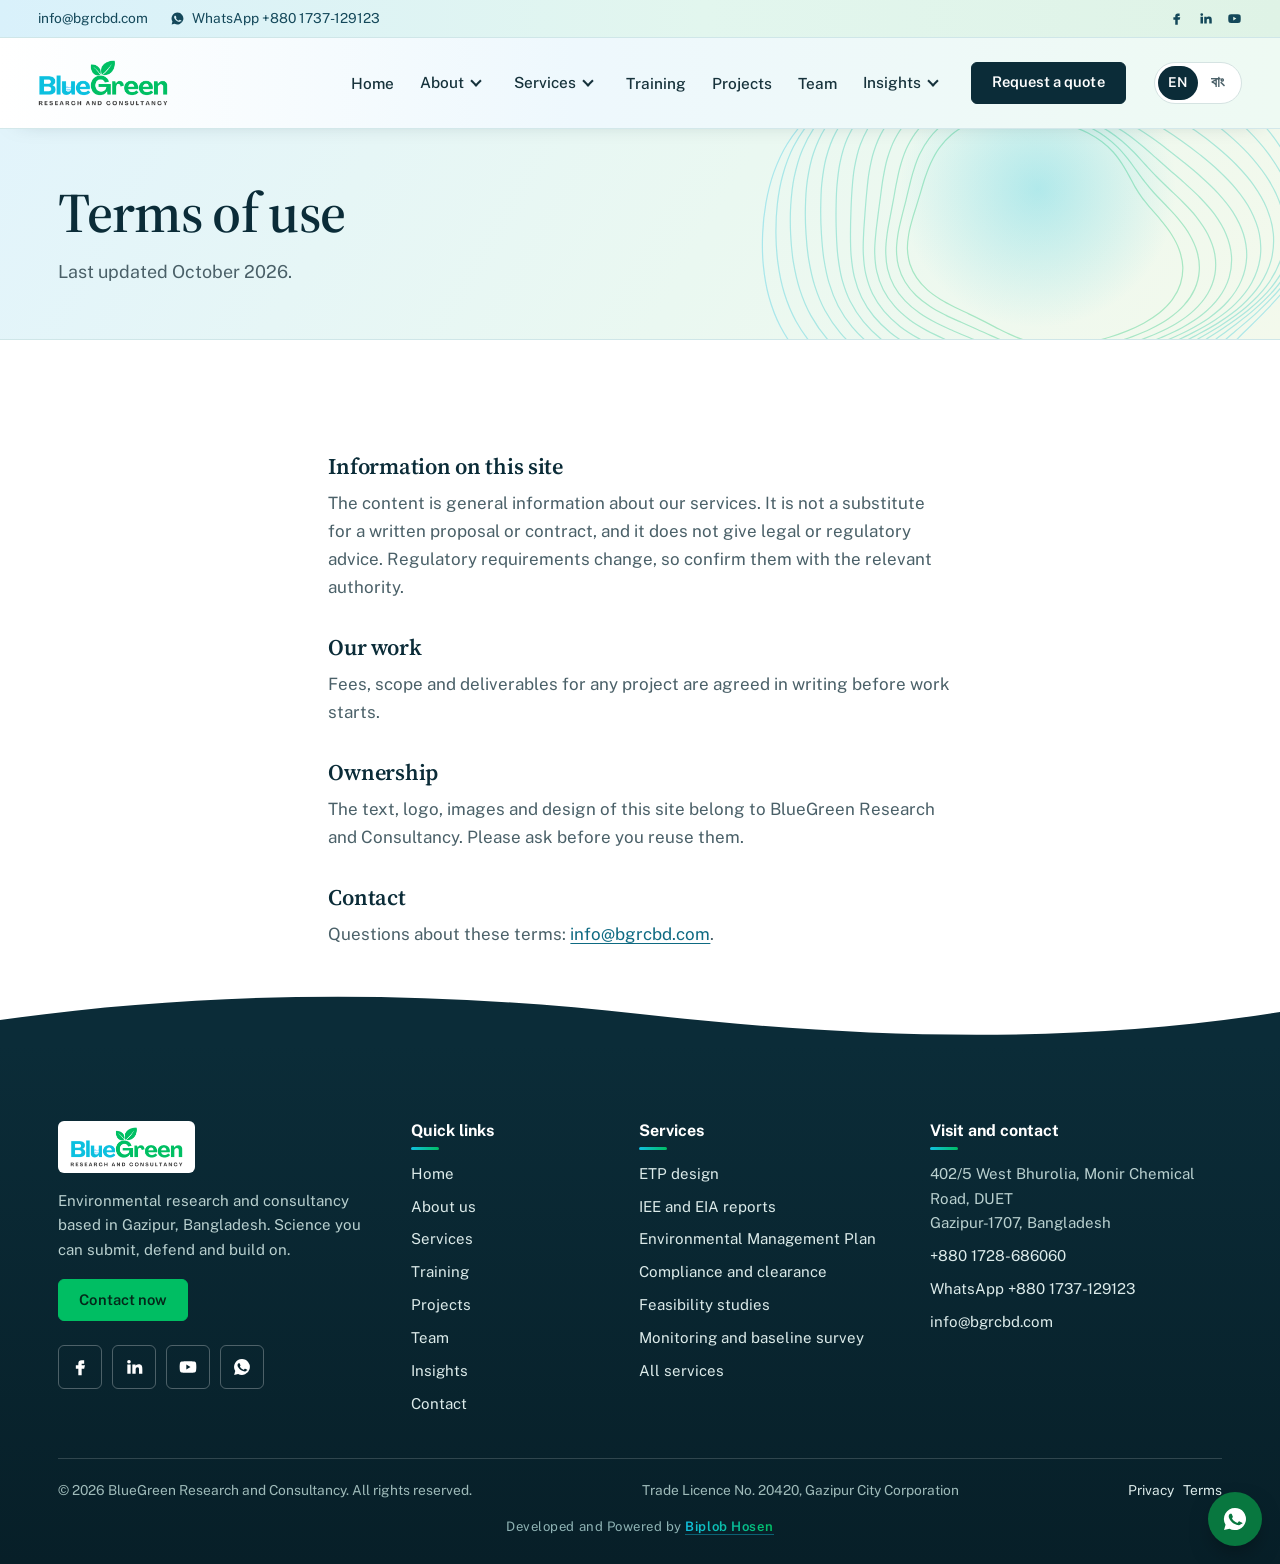
<file: terms.html>
<!DOCTYPE html>
<html lang="en"><head><meta charset="utf-8">
<meta name="viewport" content="width=device-width, initial-scale=1">
<title>Terms of use | BlueGreen Research and Consultancy</title>
<meta name="description" content="Terms for using the BlueGreen Research and Consultancy website.">
<meta name="theme-color" content="#0b2c38">
<meta property="og:type" content="website"><meta property="og:site_name" content="BlueGreen Research and Consultancy">
<meta property="og:title" content="Terms of use | BlueGreen Research and Consultancy"><meta property="og:description" content="Terms for using the BlueGreen Research and Consultancy website."><meta property="og:image" content="https://www.bgrcbd.com/images/share.jpg"><meta property="og:url" content="https://www.bgrcbd.com/terms"><meta name="twitter:card" content="summary_large_image"><meta name="twitter:image" content="https://www.bgrcbd.com/images/share.jpg">
<link rel="canonical" href="https://www.bgrcbd.com/terms"><link rel="alternate" hreflang="en" href="https://www.bgrcbd.com/terms"><link rel="alternate" hreflang="bn" href="https://www.bgrcbd.com/bn/terms"><link rel="alternate" hreflang="x-default" href="https://www.bgrcbd.com/terms">
<link rel="icon" href="favicon.png" sizes="48x48"><link rel="icon" href="favicon-192.png" sizes="192x192" type="image/png"><link rel="apple-touch-icon" href="apple-touch-icon.png">
<link rel="preconnect" href="https://fonts.googleapis.com"><link rel="preconnect" href="https://fonts.gstatic.com" crossorigin>
<link href="https://fonts.googleapis.com/css2?family=Public+Sans:wght@400;500;600;700&family=Source+Serif+4:opsz,wght@8..60,500;8..60,600&display=swap" rel="stylesheet">
<link rel="stylesheet" href="style.css">
<script>document.documentElement.className+=" js"</script>
</head><body>
<a class="skip" href="#main">Skip to content</a>
<div class="topbar"><div class="wrap topbar-in">
<div class="tb-left"><a href="mailto:info@bgrcbd.com">info@bgrcbd.com</a><a href="https://wa.me/8801737129123?text=Hello%20BlueGreen%2C%20I%20would%20like%20to%20discuss%20a%20project." rel="noopener"><svg viewBox="0 0 24 24" aria-hidden="true"><path d="M12 2.5a9.5 9.5 0 0 0-8.1 14.4L2.6 21.5l4.7-1.2A9.5 9.5 0 1 0 12 2.5zm5.3 13.6c-.2.6-1.300 1.200-1.800 1.200-.5.100-1 .2-3.200-.7-2.700-1.100-4.400-3.800-4.600-4-.1-.2-1.100-1.400-1.100-2.700s.7-1.900.9-2.200c.2-.3.500-.3.700-.3h.5c.2 0 .4 0 .6.500l.8 1.900c.1.200.1.400 0 .6l-.4.600c-.2.200-.3.400-.1.700.2.300.8 1.300 1.700 2.100 1.100 1 2.100 1.300 2.400 1.500.3.100.5.100.6-.1l.9-1c.2-.3.400-.2.700-.1l1.800.9c.3.100.5.200.5.300.1.200.1.800-.1 1.300z"/></svg>WhatsApp +880 1737-129123</a></div>
<div class="tb-right"><a href="https://www.facebook.com/bluegreenrand" rel="noopener" aria-label="Facebook"><svg viewBox="0 0 24 24" aria-hidden="true"><path d="M14 8h3V4h-3a4 4 0 0 0-4 4v2H7v4h3v8h4v-8h3l1-4h-4V8z"/></svg></a><a href="https://www.linkedin.com/company/bluegreen-research-and-consuntancy/" rel="noopener" aria-label="LinkedIn"><svg viewBox="0 0 24 24" aria-hidden="true"><path d="M4 9h4v11H4zM6 3.5a2.2 2.2 0 1 1 0 4.4 2.2 2.2 0 0 1 0-4.4zM10 9h3.8v1.6c.6-1 1.9-1.9 3.8-1.9 4 0 4.4 2.6 4.4 6V20h-4v-4.8c0-1.3 0-2.9-1.8-2.9s-2.2 1.4-2.2 2.8V20h-4z"/></svg></a><a href="https://www.youtube.com/@BlueGreenResearchandConsultanc" rel="noopener" aria-label="YouTube"><svg viewBox="0 0 24 24" aria-hidden="true"><path d="M21.6 7.2a2.5 2.5 0 0 0-1.8-1.8C18.2 5 12 5 12 5s-6.2 0-7.8.4A2.5 2.5 0 0 0 2.4 7.2C2 8.8 2 12 2 12s0 3.2.4 4.8a2.5 2.5 0 0 0 1.8 1.8C5.8 19 12 19 12 19s6.2 0 7.8-.4a2.5 2.5 0 0 0 1.8-1.8c.4-1.6.4-4.8.4-4.8s0-3.2-.4-4.8zM10 15V9l5 3z"/></svg></a></div>
</div></div>
<header class="site-header"><nav class="wrap nav" aria-label="Main">
<a class="brand" href="./"><img src="logo.png" width="130" height="46" alt="BlueGreen Research and Consultancy - home"></a>
<button class="nav-toggle" type="button" aria-expanded="false" aria-controls="menu"><span></span><span></span><span></span><span class="sr">Menu</span></button>
<ul id="menu" class="menu"><li><a href="./">Home</a></li><li class="has-sub"><a href="about">About</a><button class="sub-toggle" type="button" aria-expanded="false" aria-label="Open About menu"></button><ul class="sub "><li><a href="about">Who we are</a></li><li><a href="about#mission">Mission and values</a></li><li><a href="about#registration">Registration</a></li></ul></li><li class="has-sub"><a href="services">Services</a><button class="sub-toggle" type="button" aria-expanded="false" aria-label="Open Services menu"></button><div class="sub mega"><div class="mcol"><p class="mh">Industrial compliance</p><ul><li><a class="rich" href="services#etp"><span class="mi"><svg class="" viewBox="0 0 24 24" aria-hidden="true"><path d="M12 3C9 7.5 6 10.5 6 14a6 6 0 0 0 12 0c0-3.5-3-6.5-6-11z"/></svg></span><span class="mt"><b>ETP design</b><small>Clean wastewater, compliant discharge</small></span></a></li><li><a class="rich" href="services#iee-eia"><span class="mi"><svg class="" viewBox="0 0 24 24" aria-hidden="true"><path d="M7 3h7l4 4v14H7z"/><path d="M14 3v4h4M10 12h5M10 16h5"/></svg></span><span class="mt"><b>IEE and EIA reports</b><small>Reports for environmental clearance</small></span></a></li><li><a class="rich" href="services#emp"><span class="mi"><svg class="" viewBox="0 0 24 24" aria-hidden="true"><path d="M6 3h12v18H6z"/><path d="M9 8h6M9 12h6M9 16h3"/></svg></span><span class="mt"><b>Environmental Management Plan</b><small>Actions to limit and monitor impact</small></span></a></li><li><a class="rich" href="services#compliance"><span class="mi"><svg class="" viewBox="0 0 24 24" aria-hidden="true"><path d="M12 3 5 6v5c0 5 3 8 7 10 4-2 7-5 7-10V6z"/><path d="m9 12 2 2 4-4"/></svg></span><span class="mt"><b>Compliance and clearance</b><small>Clearance, renewals and inspections</small></span></a></li><li><a class="rich" href="services#waste-air"><span class="mi"><svg class="" viewBox="0 0 24 24" aria-hidden="true"><path d="M4 20h16V10l-5 3V9l-5 3V5L4 9z"/><path d="M8 20v-3M12 20v-3M16 20v-3"/></svg></span><span class="mt"><b>Waste and air emission advice</b><small>Less waste, cleaner emissions</small></span></a></li></ul></div><div class="mcol"><p class="mh">Environmental engineering and data</p><ul><li><a class="rich" href="services#feasibility"><span class="mi"><svg class="" viewBox="0 0 24 24" aria-hidden="true"><path d="M5 4h14v16H5z"/><path d="m8.5 11 2 2 4-4M8.5 17h7"/></svg></span><span class="mt"><b>Feasibility studies</b><small>Test the project before you invest</small></span></a></li><li><a class="rich" href="services#monitoring"><span class="mi"><svg class="" viewBox="0 0 24 24" aria-hidden="true"><path d="M4 17a8 8 0 1 1 16 0"/><path d="m12 17 4-6"/><circle cx="12" cy="17" r="1"/></svg></span><span class="mt"><b>Monitoring and baseline survey</b><small>Water, air, soil and noise data</small></span></a></li><li><a class="rich" href="services#gis"><span class="mi"><svg class="" viewBox="0 0 24 24" aria-hidden="true"><path d="m12 3 9 5-9 5-9-5z"/><path d="m3 13 9 5 9-5"/></svg></span><span class="mt"><b>GIS and remote sensing</b><small>Maps and satellite analysis</small></span></a></li><li><a class="rich" href="services#hydrology"><span class="mi"><svg class="" viewBox="0 0 24 24" aria-hidden="true"><path d="M3 9c2-2 4-2 6 0s4 2 6 0 4-2 6 0M3 15c2-2 4-2 6 0s4 2 6 0 4-2 6 0"/></svg></span><span class="mt"><b>Hydrological modelling</b><small>Rainfall, runoff and water balance</small></span></a></li><li><a class="rich" href="services#climate-esg"><span class="mi"><svg class="" viewBox="0 0 24 24" aria-hidden="true"><circle cx="12" cy="12" r="9"/><path d="M3 12h18M12 3c3 3 3 15 0 18M12 3c-3 3-3 15 0 18"/></svg></span><span class="mt"><b>Climate, carbon and ESG</b><small>Footprint, risk and sustainability reports</small></span></a></li></ul></div><div class="mcol"><p class="mh">Training and academia</p><ul><li><a class="rich" href="services#training"><span class="mi"><svg class="" viewBox="0 0 24 24" aria-hidden="true"><path d="m2 9 10-5 10 5-10 5z"/><path d="M6 11.5V16c3 2.5 9 2.5 12 0v-4.5"/></svg></span><span class="mt"><b>GIS and RS training</b><small>GIS and remote sensing courses</small></span></a></li><li><a class="rich" href="services#thesis"><span class="mi"><svg class="" viewBox="0 0 24 24" aria-hidden="true"><path d="M4 5c3-1 6-1 8 1 2-2 5-2 8-1v13c-3-1-6-1-8 1-2-2-5-2-8-1z"/><path d="M12 6v13"/></svg></span><span class="mt"><b>Thesis and publication support</b><small>From topic to published paper</small></span></a></li></ul></div><a class="mega-all" href="services">See all services</a></div></li><li><a href="training">Training</a></li><li><a href="projects">Projects</a></li><li><a href="team">Team</a></li><li class="has-sub"><a href="insights">Insights</a><button class="sub-toggle" type="button" aria-expanded="false" aria-label="Open Insights menu"></button><ul class="sub right"><li><a href="insights#iee-eia">IEE or EIA?</a></li><li><a href="insights#etp">Why a factory needs an ETP</a></li><li><a href="insights#gis">What is GIS?</a></li><li><a href="insights#remote-sensing">Satellite images, water and land</a></li><li><a href="insights#thesis">Choosing a thesis topic</a></li></ul></li><li><a class="btn btn-sm" href="contact">Request a quote</a></li></ul>
<div class="lang-sw" role="group" aria-label="Language"><a class="ls-en" href="" lang="en" hreflang="en" aria-current="true">EN</a><a class="ls-bn" href="bn/" lang="bn" hreflang="bn">বাং</a></div>
</nav></header>
<main id="main">
<div class="page-head"><div class="wrap"><h1>Terms of use</h1><p class="lead">Last updated October 2026.</p></div></div>

<section><div class="wrap prose">
<h2>Information on this site</h2><p>The content is general information about our services. It is not a substitute for a written proposal or contract, and it does not give legal or regulatory advice. Regulatory requirements change, so confirm them with the relevant authority.</p>
<h2>Our work</h2><p>Fees, scope and deliverables for any project are agreed in writing before work starts.</p>
<h2>Ownership</h2><p>The text, logo, images and design of this site belong to BlueGreen Research and Consultancy. Please ask before you reuse them.</p>
<h2>Contact</h2><p>Questions about these terms: <a href="mailto:info@bgrcbd.com">info@bgrcbd.com</a>.</p>
</div></section>
</main>
<footer class="wtop" style="--bg:var(--ink)"><div class="wrap">
<div class="foot-grid">
<div><a class="brand-box" href="./"><img src="logo.png" width="113" height="40" alt="BlueGreen Research and Consultancy"></a>
<p>Environmental research and consultancy based in Gazipur, Bangladesh. Science you can submit, defend and build on.</p>
<a class="btn btn-leaf btn-sm" href="contact">Contact now</a>
<div class="socials"><a href="https://www.facebook.com/bluegreenrand" rel="noopener" aria-label="Facebook"><svg viewBox="0 0 24 24" aria-hidden="true"><path d="M14 8h3V4h-3a4 4 0 0 0-4 4v2H7v4h3v8h4v-8h3l1-4h-4V8z"/></svg></a><a href="https://www.linkedin.com/company/bluegreen-research-and-consuntancy/" rel="noopener" aria-label="LinkedIn"><svg viewBox="0 0 24 24" aria-hidden="true"><path d="M4 9h4v11H4zM6 3.5a2.2 2.2 0 1 1 0 4.4 2.2 2.2 0 0 1 0-4.4zM10 9h3.8v1.6c.6-1 1.9-1.9 3.8-1.9 4 0 4.4 2.6 4.4 6V20h-4v-4.8c0-1.3 0-2.9-1.8-2.9s-2.2 1.4-2.2 2.8V20h-4z"/></svg></a><a href="https://www.youtube.com/@BlueGreenResearchandConsultanc" rel="noopener" aria-label="YouTube"><svg viewBox="0 0 24 24" aria-hidden="true"><path d="M21.6 7.2a2.5 2.5 0 0 0-1.8-1.8C18.2 5 12 5 12 5s-6.2 0-7.8.4A2.5 2.5 0 0 0 2.4 7.2C2 8.8 2 12 2 12s0 3.2.4 4.8a2.5 2.5 0 0 0 1.8 1.8C5.8 19 12 19 12 19s6.2 0 7.8-.4a2.5 2.5 0 0 0 1.8-1.8c.4-1.6.4-4.8.4-4.8s0-3.2-.4-4.8zM10 15V9l5 3z"/></svg></a><a href="https://wa.me/8801737129123?text=Hello%20BlueGreen%2C%20I%20would%20like%20to%20discuss%20a%20project." rel="noopener" aria-label="WhatsApp"><svg viewBox="0 0 24 24" aria-hidden="true"><path d="M12 2.5a9.5 9.5 0 0 0-8.1 14.4L2.6 21.5l4.7-1.2A9.5 9.5 0 1 0 12 2.5zm5.3 13.6c-.2.6-1.300 1.200-1.800 1.200-.5.100-1 .2-3.200-.7-2.700-1.100-4.400-3.800-4.600-4-.1-.2-1.100-1.400-1.100-2.700s.7-1.900.9-2.200c.2-.3.500-.3.700-.3h.5c.2 0 .4 0 .6.500l.8 1.900c.1.200.1.400 0 .6l-.4.600c-.2.200-.3.400-.1.700.2.300.8 1.300 1.700 2.100 1.100 1 2.100 1.300 2.400 1.500.3.100.5.100.6-.1l.9-1c.2-.3.400-.2.700-.1l1.800.9c.3.100.5.200.5.300.1.200.1.800-.1 1.300z"/></svg></a></div></div>
<div><h2 class="ft">Quick links</h2><ul><li><a href="./">Home</a></li><li><a href="about">About us</a></li><li><a href="services">Services</a></li><li><a href="training">Training</a></li><li><a href="projects">Projects</a></li><li><a href="team">Team</a></li><li><a href="insights">Insights</a></li><li><a href="contact">Contact</a></li></ul></div>
<div><h2 class="ft">Services</h2><ul><li><a href="services#etp">ETP design</a></li><li><a href="services#iee-eia">IEE and EIA reports</a></li><li><a href="services#emp">Environmental Management Plan</a></li><li><a href="services#compliance">Compliance and clearance</a></li><li><a href="services#feasibility">Feasibility studies</a></li><li><a href="services#monitoring">Monitoring and baseline survey</a></li><li><a href="services">All services</a></li></ul></div>
<div><h2 class="ft">Visit and contact</h2><ul><li>402/5 West Bhurolia, Monir Chemical Road, DUET<br>Gazipur-1707, Bangladesh</li><li><a href="tel:+8801728686060">+880 1728-686060</a></li><li><a href="https://wa.me/8801737129123?text=Hello%20BlueGreen%2C%20I%20would%20like%20to%20discuss%20a%20project." rel="noopener">WhatsApp +880 1737-129123</a></li><li><a href="mailto:info@bgrcbd.com">info@bgrcbd.com</a></li></ul></div>
</div>
<div class="foot-base"><span>&copy; <span id="year">2026</span> BlueGreen Research and Consultancy. All rights reserved.</span>
<span>Trade Licence No. 20420, Gazipur City Corporation</span>
<span><a href="privacy">Privacy</a> &nbsp; <a href="terms">Terms</a></span></div>
<div class="credit">Developed and Powered by <a href="team#p-biplob-hosen">Biplob Hosen</a></div>
</div></footer>
<a class="wa" href="https://wa.me/8801737129123?text=Hello%20BlueGreen%2C%20I%20would%20like%20to%20discuss%20a%20project." rel="noopener" aria-label="Chat with us on WhatsApp"><svg viewBox="0 0 24 24" aria-hidden="true"><path d="M12 2.5a9.5 9.5 0 0 0-8.1 14.4L2.6 21.5l4.7-1.2A9.5 9.5 0 1 0 12 2.5zm5.3 13.6c-.2.6-1.300 1.200-1.800 1.200-.5.100-1 .2-3.200-.7-2.700-1.100-4.400-3.800-4.600-4-.1-.2-1.100-1.400-1.100-2.700s.7-1.900.9-2.200c.2-.3.500-.3.700-.3h.5c.2 0 .4 0 .6.500l.8 1.900c.1.200.1.400 0 .6l-.4.600c-.2.200-.3.400-.1.700.2.300.8 1.300 1.700 2.100 1.100 1 2.100 1.300 2.400 1.500.3.100.5.100.6-.1l.9-1c.2-.3.400-.2.700-.1l1.800.9c.3.100.5.200.5.300.1.200.1.800-.1 1.300z"/></svg></a>
<script src="script.js"></script>
</body></html>
</file>
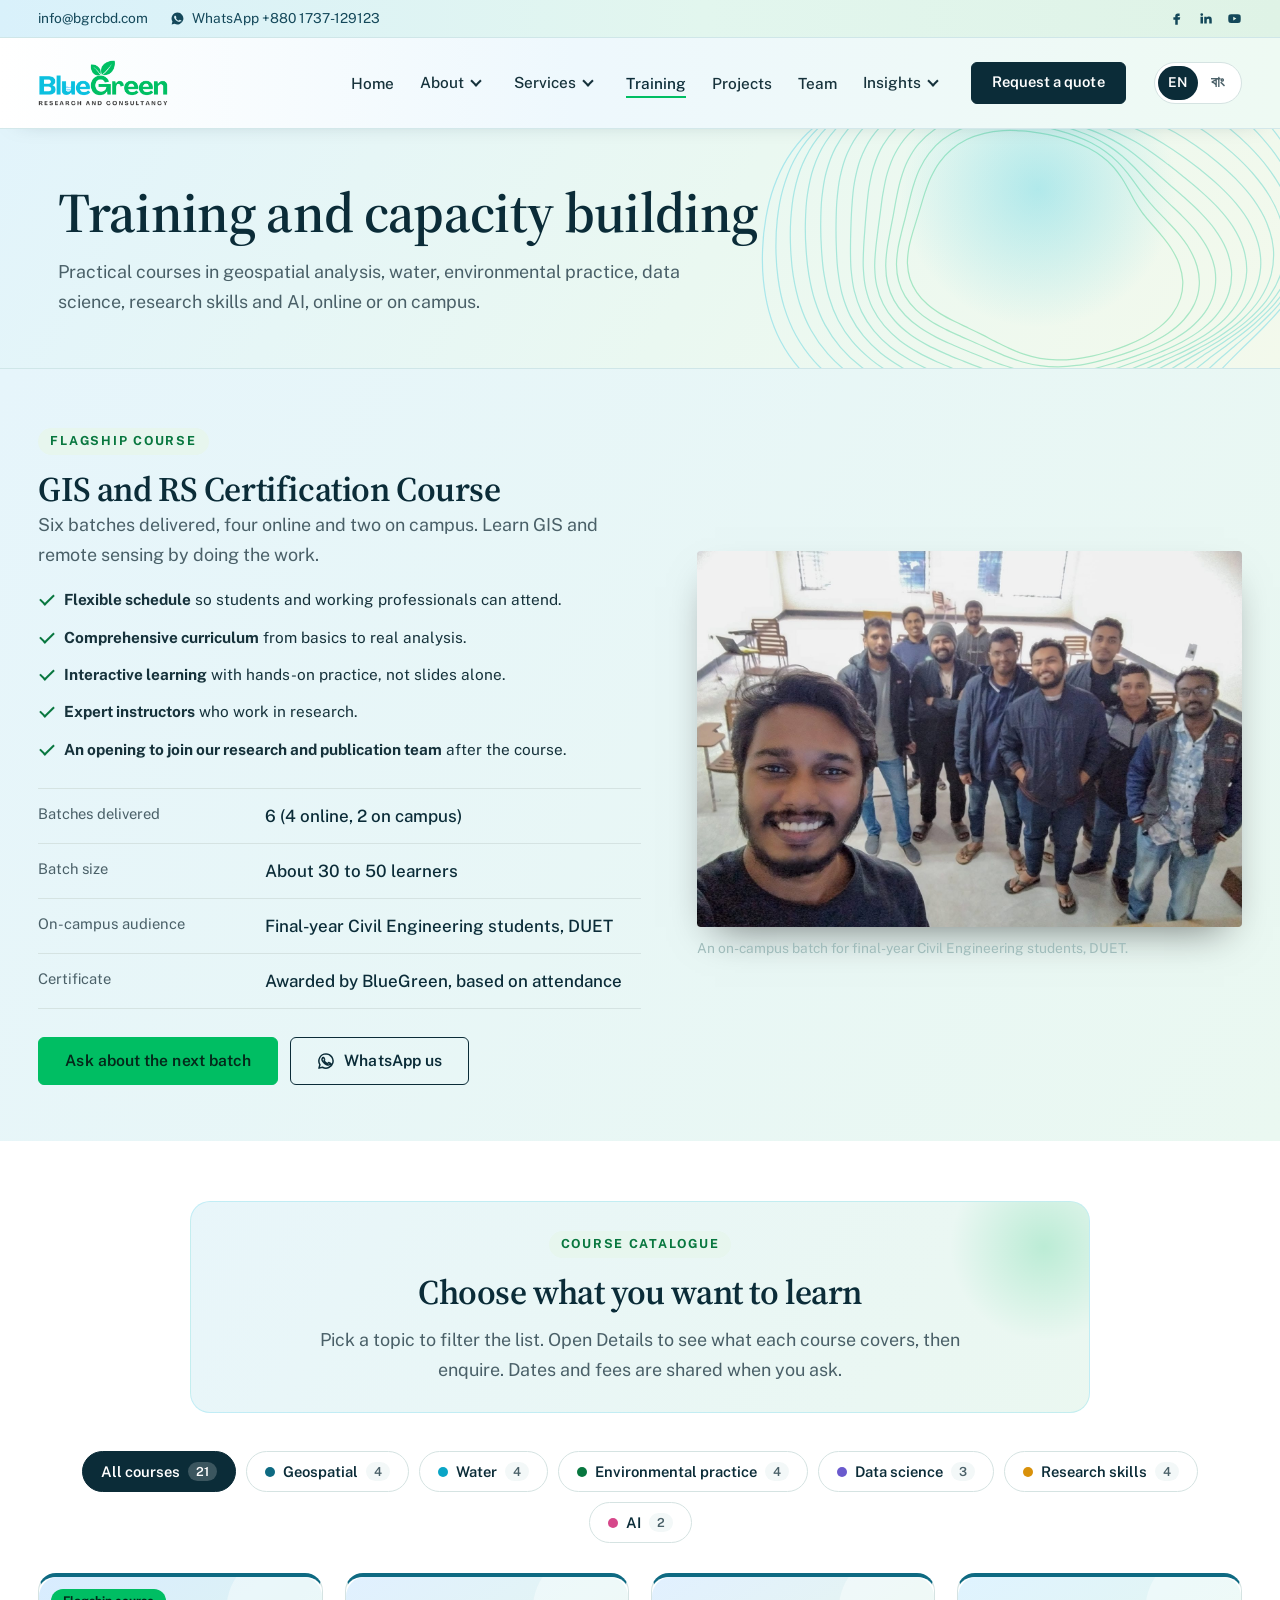
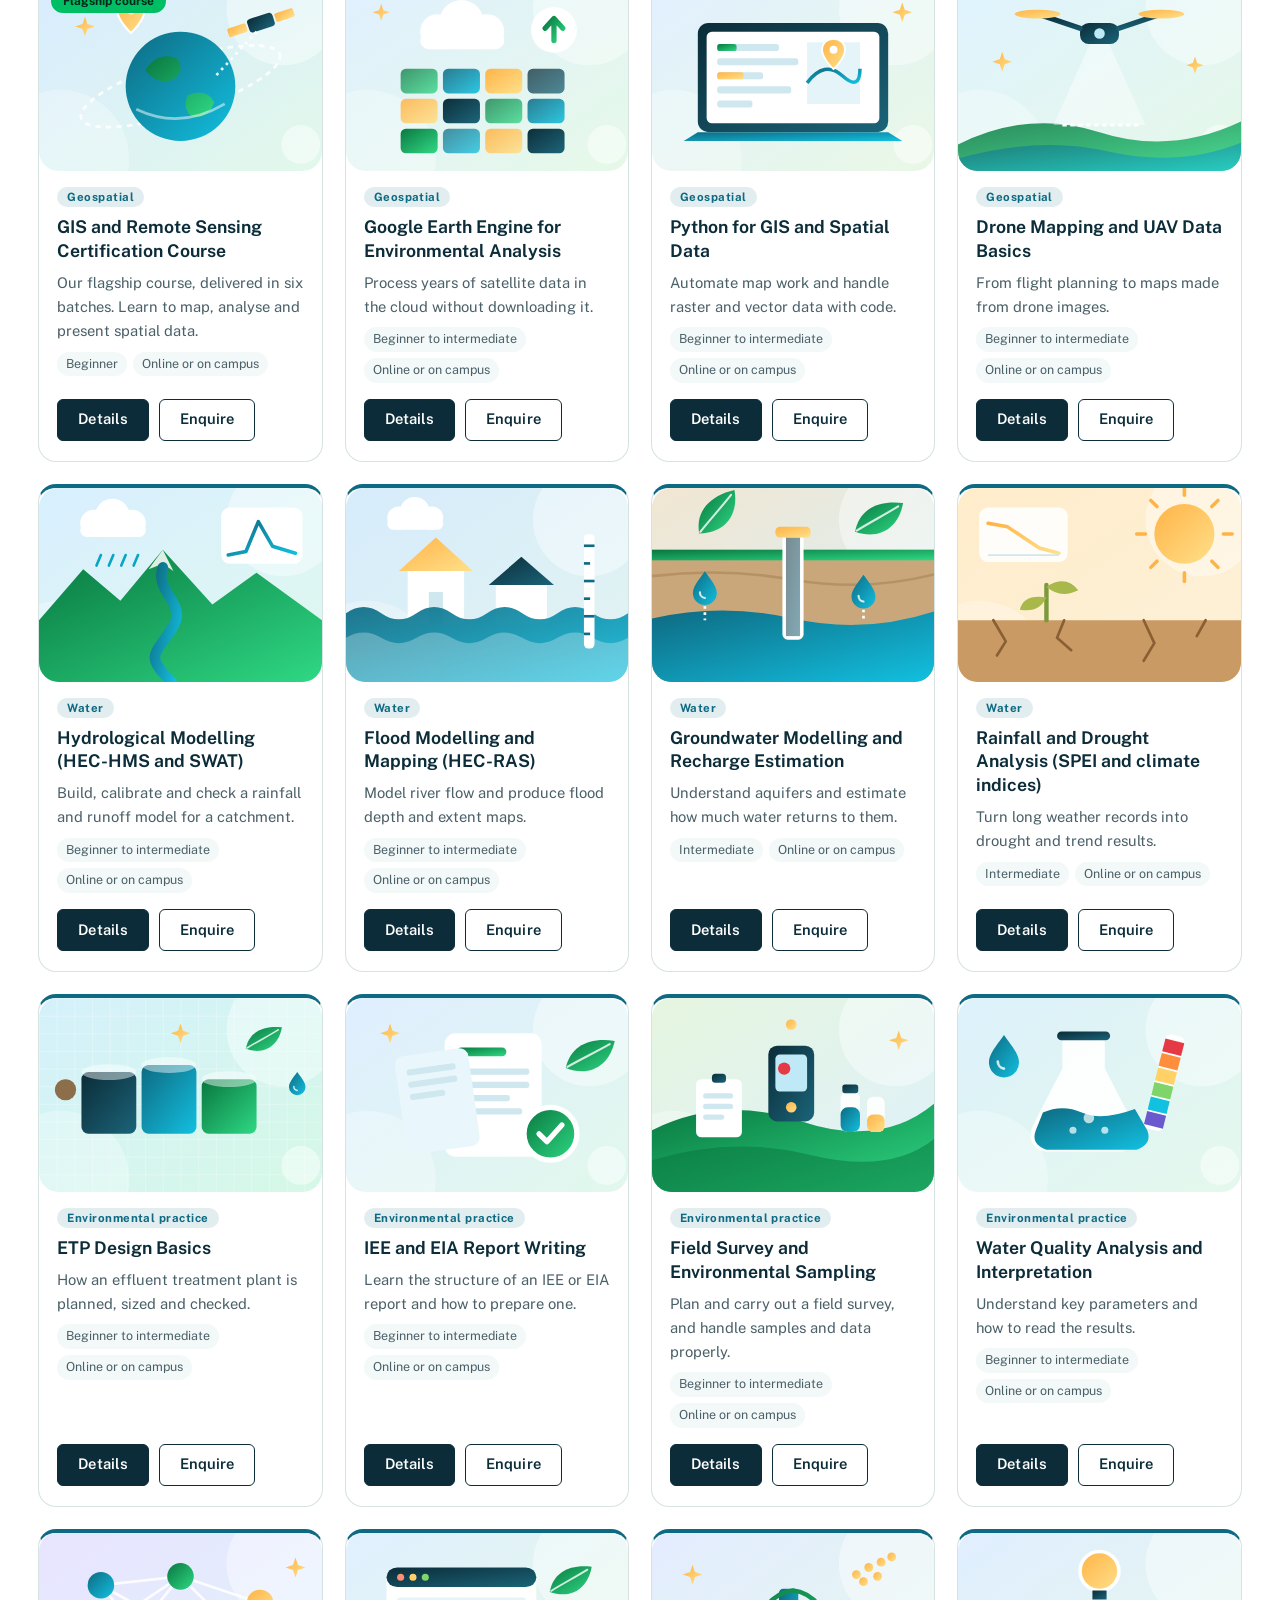
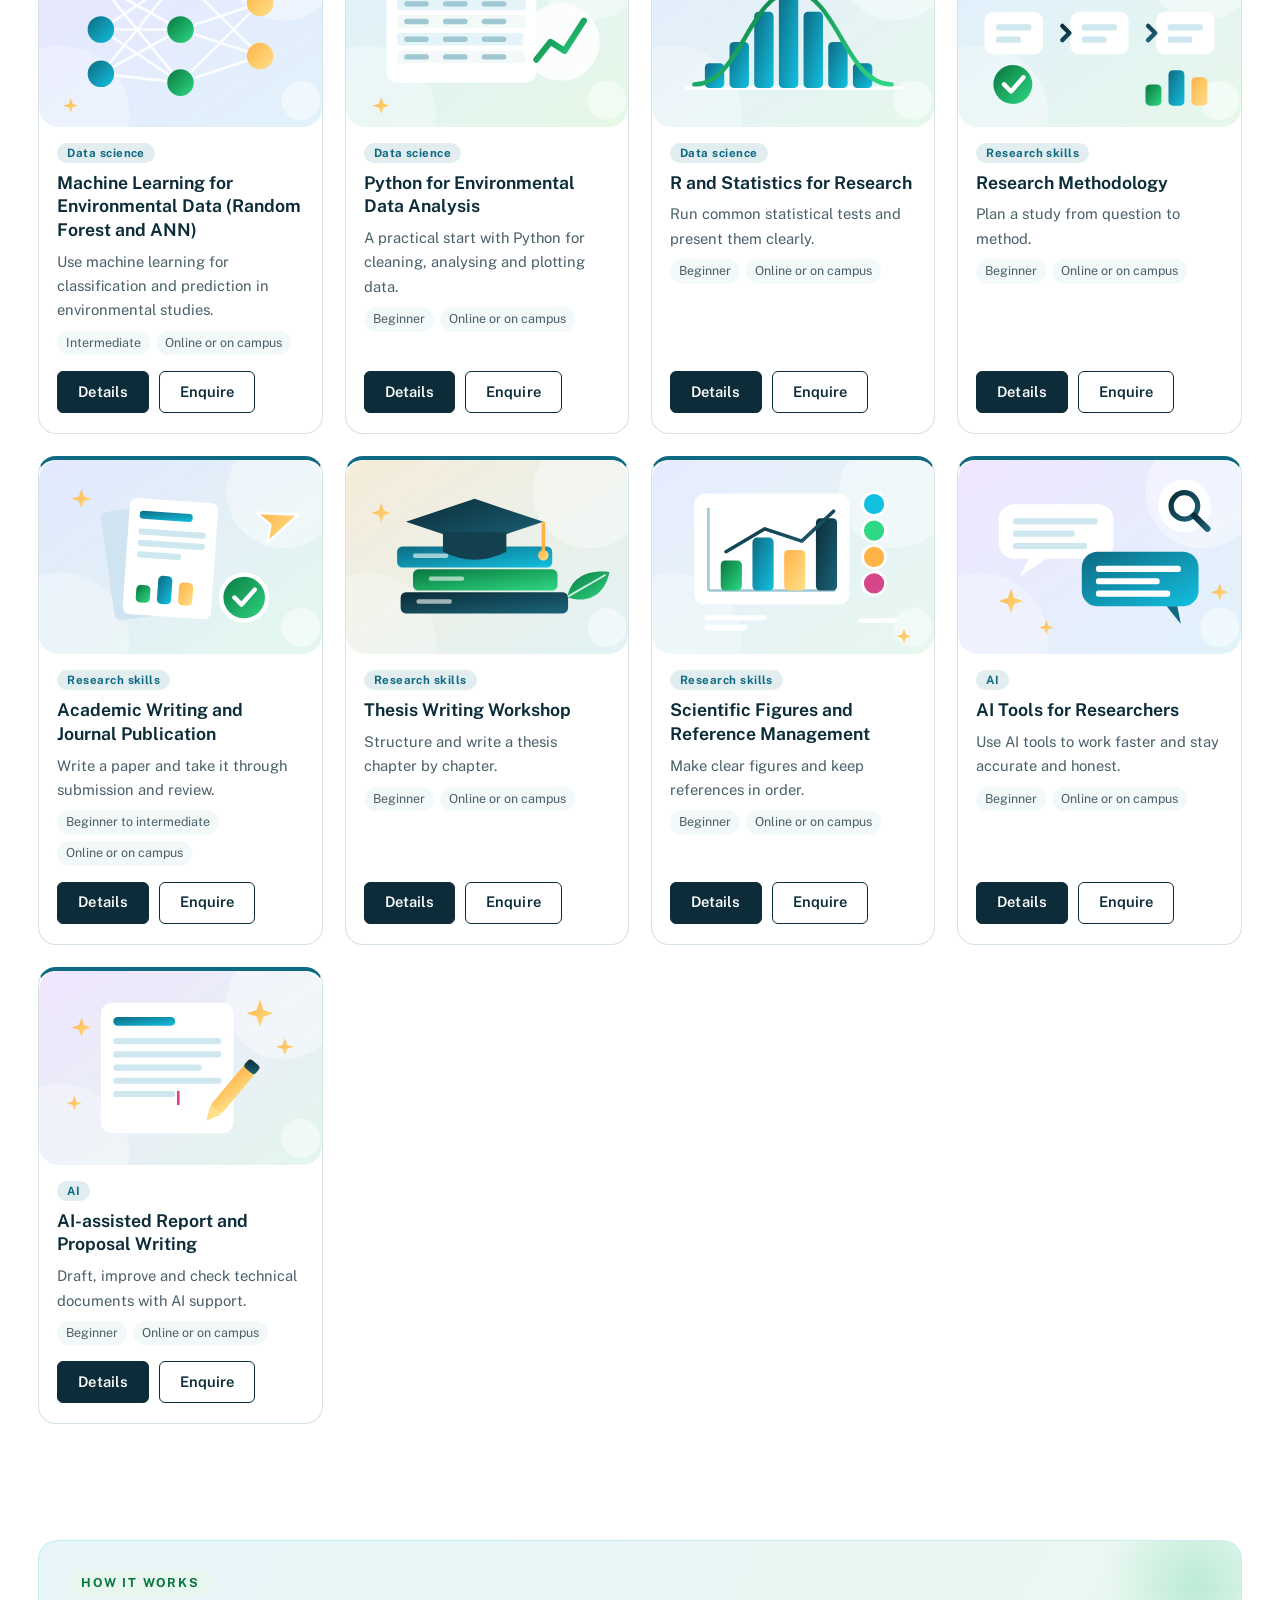
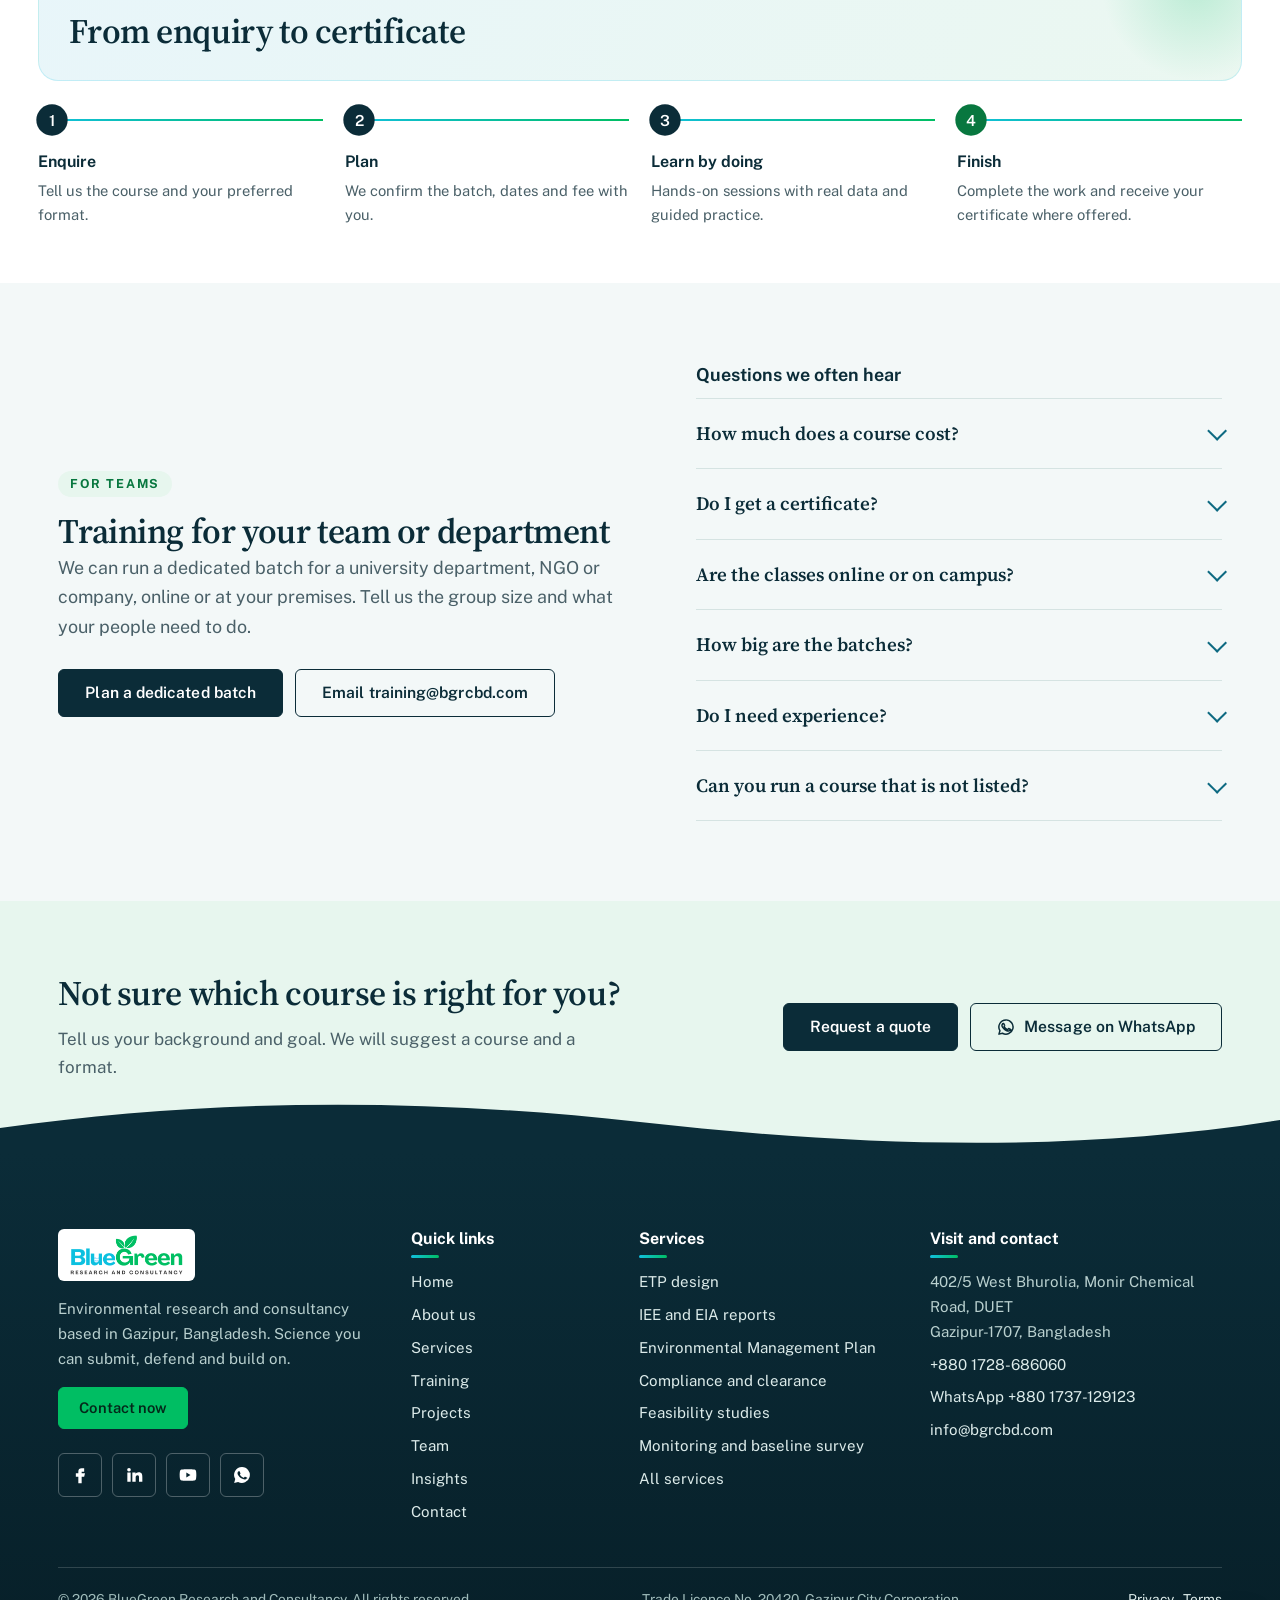
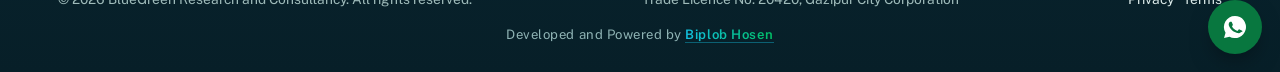
<file: training.html>
<!DOCTYPE html>
<html lang="en"><head><meta charset="utf-8">
<meta name="viewport" content="width=device-width, initial-scale=1">
<title>Training courses | BlueGreen Research and Consultancy</title>
<meta name="description" content="Training by BlueGreen: GIS and remote sensing, hydrological modelling, field survey, ETP design, machine learning, AI tools and research skills, online and on campus.">
<meta name="theme-color" content="#0b2c38">
<meta property="og:type" content="website"><meta property="og:site_name" content="BlueGreen Research and Consultancy">
<meta property="og:title" content="Training courses | BlueGreen Research and Consultancy"><meta property="og:description" content="Training by BlueGreen: GIS and remote sensing, hydrological modelling, field survey, ETP design, machine learning, AI tools and research skills, online and on campus."><meta property="og:image" content="https://www.bgrcbd.com/images/share.jpg"><meta property="og:url" content="https://www.bgrcbd.com/training"><meta name="twitter:card" content="summary_large_image"><meta name="twitter:image" content="https://www.bgrcbd.com/images/share.jpg">
<link rel="canonical" href="https://www.bgrcbd.com/training"><link rel="alternate" hreflang="en" href="https://www.bgrcbd.com/training"><link rel="alternate" hreflang="bn" href="https://www.bgrcbd.com/bn/training"><link rel="alternate" hreflang="x-default" href="https://www.bgrcbd.com/training">
<link rel="icon" href="favicon.png" sizes="48x48"><link rel="icon" href="favicon-192.png" sizes="192x192" type="image/png"><link rel="apple-touch-icon" href="apple-touch-icon.png">
<link rel="preconnect" href="https://fonts.googleapis.com"><link rel="preconnect" href="https://fonts.gstatic.com" crossorigin>
<link href="https://fonts.googleapis.com/css2?family=Public+Sans:wght@400;500;600;700&family=Source+Serif+4:opsz,wght@8..60,500;8..60,600&display=swap" rel="stylesheet">
<link rel="stylesheet" href="style.css">
<script>document.documentElement.className+=" js"</script>
</head><body>
<a class="skip" href="#main">Skip to content</a>
<div class="topbar"><div class="wrap topbar-in">
<div class="tb-left"><a href="mailto:info@bgrcbd.com">info@bgrcbd.com</a><a href="https://wa.me/8801737129123?text=Hello%20BlueGreen%2C%20I%20would%20like%20to%20discuss%20a%20project." rel="noopener"><svg viewBox="0 0 24 24" aria-hidden="true"><path d="M12 2.5a9.5 9.5 0 0 0-8.1 14.4L2.6 21.5l4.7-1.2A9.5 9.5 0 1 0 12 2.5zm5.3 13.6c-.2.6-1.300 1.200-1.800 1.200-.5.100-1 .2-3.200-.7-2.700-1.100-4.400-3.800-4.600-4-.1-.2-1.100-1.400-1.100-2.700s.7-1.900.9-2.200c.2-.3.500-.3.700-.3h.5c.2 0 .4 0 .6.500l.8 1.900c.1.200.1.400 0 .6l-.4.600c-.2.200-.3.400-.1.700.2.300.8 1.300 1.700 2.100 1.100 1 2.100 1.300 2.400 1.500.3.100.5.100.6-.1l.9-1c.2-.3.400-.2.700-.1l1.800.9c.3.100.5.200.5.300.1.200.1.800-.1 1.300z"/></svg>WhatsApp +880 1737-129123</a></div>
<div class="tb-right"><a href="https://www.facebook.com/bluegreenrand" rel="noopener" aria-label="Facebook"><svg viewBox="0 0 24 24" aria-hidden="true"><path d="M14 8h3V4h-3a4 4 0 0 0-4 4v2H7v4h3v8h4v-8h3l1-4h-4V8z"/></svg></a><a href="https://www.linkedin.com/company/bluegreen-research-and-consuntancy/" rel="noopener" aria-label="LinkedIn"><svg viewBox="0 0 24 24" aria-hidden="true"><path d="M4 9h4v11H4zM6 3.5a2.2 2.2 0 1 1 0 4.4 2.2 2.2 0 0 1 0-4.4zM10 9h3.8v1.6c.6-1 1.9-1.9 3.8-1.9 4 0 4.4 2.6 4.4 6V20h-4v-4.8c0-1.3 0-2.9-1.8-2.9s-2.2 1.4-2.2 2.8V20h-4z"/></svg></a><a href="https://www.youtube.com/@BlueGreenResearchandConsultanc" rel="noopener" aria-label="YouTube"><svg viewBox="0 0 24 24" aria-hidden="true"><path d="M21.6 7.2a2.5 2.5 0 0 0-1.8-1.8C18.2 5 12 5 12 5s-6.2 0-7.8.4A2.5 2.5 0 0 0 2.4 7.2C2 8.8 2 12 2 12s0 3.2.4 4.8a2.5 2.5 0 0 0 1.8 1.8C5.8 19 12 19 12 19s6.2 0 7.8-.4a2.5 2.5 0 0 0 1.8-1.8c.4-1.6.4-4.8.4-4.8s0-3.2-.4-4.8zM10 15V9l5 3z"/></svg></a></div>
</div></div>
<header class="site-header"><nav class="wrap nav" aria-label="Main">
<a class="brand" href="./"><img src="logo.png" width="130" height="46" alt="BlueGreen Research and Consultancy - home"></a>
<button class="nav-toggle" type="button" aria-expanded="false" aria-controls="menu"><span></span><span></span><span></span><span class="sr">Menu</span></button>
<ul id="menu" class="menu"><li><a href="./">Home</a></li><li class="has-sub"><a href="about">About</a><button class="sub-toggle" type="button" aria-expanded="false" aria-label="Open About menu"></button><ul class="sub "><li><a href="about">Who we are</a></li><li><a href="about#mission">Mission and values</a></li><li><a href="about#registration">Registration</a></li></ul></li><li class="has-sub"><a href="services">Services</a><button class="sub-toggle" type="button" aria-expanded="false" aria-label="Open Services menu"></button><div class="sub mega"><div class="mcol"><p class="mh">Industrial compliance</p><ul><li><a class="rich" href="services#etp"><span class="mi"><svg class="" viewBox="0 0 24 24" aria-hidden="true"><path d="M12 3C9 7.5 6 10.5 6 14a6 6 0 0 0 12 0c0-3.5-3-6.5-6-11z"/></svg></span><span class="mt"><b>ETP design</b><small>Clean wastewater, compliant discharge</small></span></a></li><li><a class="rich" href="services#iee-eia"><span class="mi"><svg class="" viewBox="0 0 24 24" aria-hidden="true"><path d="M7 3h7l4 4v14H7z"/><path d="M14 3v4h4M10 12h5M10 16h5"/></svg></span><span class="mt"><b>IEE and EIA reports</b><small>Reports for environmental clearance</small></span></a></li><li><a class="rich" href="services#emp"><span class="mi"><svg class="" viewBox="0 0 24 24" aria-hidden="true"><path d="M6 3h12v18H6z"/><path d="M9 8h6M9 12h6M9 16h3"/></svg></span><span class="mt"><b>Environmental Management Plan</b><small>Actions to limit and monitor impact</small></span></a></li><li><a class="rich" href="services#compliance"><span class="mi"><svg class="" viewBox="0 0 24 24" aria-hidden="true"><path d="M12 3 5 6v5c0 5 3 8 7 10 4-2 7-5 7-10V6z"/><path d="m9 12 2 2 4-4"/></svg></span><span class="mt"><b>Compliance and clearance</b><small>Clearance, renewals and inspections</small></span></a></li><li><a class="rich" href="services#waste-air"><span class="mi"><svg class="" viewBox="0 0 24 24" aria-hidden="true"><path d="M4 20h16V10l-5 3V9l-5 3V5L4 9z"/><path d="M8 20v-3M12 20v-3M16 20v-3"/></svg></span><span class="mt"><b>Waste and air emission advice</b><small>Less waste, cleaner emissions</small></span></a></li></ul></div><div class="mcol"><p class="mh">Environmental engineering and data</p><ul><li><a class="rich" href="services#feasibility"><span class="mi"><svg class="" viewBox="0 0 24 24" aria-hidden="true"><path d="M5 4h14v16H5z"/><path d="m8.5 11 2 2 4-4M8.5 17h7"/></svg></span><span class="mt"><b>Feasibility studies</b><small>Test the project before you invest</small></span></a></li><li><a class="rich" href="services#monitoring"><span class="mi"><svg class="" viewBox="0 0 24 24" aria-hidden="true"><path d="M4 17a8 8 0 1 1 16 0"/><path d="m12 17 4-6"/><circle cx="12" cy="17" r="1"/></svg></span><span class="mt"><b>Monitoring and baseline survey</b><small>Water, air, soil and noise data</small></span></a></li><li><a class="rich" href="services#gis"><span class="mi"><svg class="" viewBox="0 0 24 24" aria-hidden="true"><path d="m12 3 9 5-9 5-9-5z"/><path d="m3 13 9 5 9-5"/></svg></span><span class="mt"><b>GIS and remote sensing</b><small>Maps and satellite analysis</small></span></a></li><li><a class="rich" href="services#hydrology"><span class="mi"><svg class="" viewBox="0 0 24 24" aria-hidden="true"><path d="M3 9c2-2 4-2 6 0s4 2 6 0 4-2 6 0M3 15c2-2 4-2 6 0s4 2 6 0 4-2 6 0"/></svg></span><span class="mt"><b>Hydrological modelling</b><small>Rainfall, runoff and water balance</small></span></a></li><li><a class="rich" href="services#climate-esg"><span class="mi"><svg class="" viewBox="0 0 24 24" aria-hidden="true"><circle cx="12" cy="12" r="9"/><path d="M3 12h18M12 3c3 3 3 15 0 18M12 3c-3 3-3 15 0 18"/></svg></span><span class="mt"><b>Climate, carbon and ESG</b><small>Footprint, risk and sustainability reports</small></span></a></li></ul></div><div class="mcol"><p class="mh">Training and academia</p><ul><li><a class="rich" href="services#training"><span class="mi"><svg class="" viewBox="0 0 24 24" aria-hidden="true"><path d="m2 9 10-5 10 5-10 5z"/><path d="M6 11.5V16c3 2.5 9 2.5 12 0v-4.5"/></svg></span><span class="mt"><b>GIS and RS training</b><small>GIS and remote sensing courses</small></span></a></li><li><a class="rich" href="services#thesis"><span class="mi"><svg class="" viewBox="0 0 24 24" aria-hidden="true"><path d="M4 5c3-1 6-1 8 1 2-2 5-2 8-1v13c-3-1-6-1-8 1-2-2-5-2-8-1z"/><path d="M12 6v13"/></svg></span><span class="mt"><b>Thesis and publication support</b><small>From topic to published paper</small></span></a></li></ul></div><a class="mega-all" href="services">See all services</a></div></li><li><a href="training" aria-current="page">Training</a></li><li><a href="projects">Projects</a></li><li><a href="team">Team</a></li><li class="has-sub"><a href="insights">Insights</a><button class="sub-toggle" type="button" aria-expanded="false" aria-label="Open Insights menu"></button><ul class="sub right"><li><a href="insights#iee-eia">IEE or EIA?</a></li><li><a href="insights#etp">Why a factory needs an ETP</a></li><li><a href="insights#gis">What is GIS?</a></li><li><a href="insights#remote-sensing">Satellite images, water and land</a></li><li><a href="insights#thesis">Choosing a thesis topic</a></li></ul></li><li><a class="btn btn-sm" href="contact">Request a quote</a></li></ul>
<div class="lang-sw" role="group" aria-label="Language"><a class="ls-en" href="training" lang="en" hreflang="en" aria-current="true">EN</a><a class="ls-bn" href="bn/training" lang="bn" hreflang="bn">বাং</a></div>
</nav></header>
<main id="main">
<div class="page-head"><div class="wrap"><h1>Training and capacity building</h1><p class="lead">Practical courses in geospatial analysis, water, environmental practice, data science, research skills and AI, online or on campus.</p></div></div>

<section class="flagship"><div class="wrap split">
<div><span class="kicker">Flagship course</span><h2>GIS and RS Certification Course</h2>
<p class="lead">Six batches delivered, four online and two on campus. Learn GIS and remote sensing by doing the work.</p>
<ul class="ticks" style="margin-top:18px;gap:12px">
<li><b>Flexible schedule</b> so students and working professionals can attend.</li>
<li><b>Comprehensive curriculum</b> from basics to real analysis.</li>
<li><b>Interactive learning</b> with hands-on practice, not slides alone.</li>
<li><b>Expert instructors</b> who work in research.</li>
<li><b>An opening to join our research and publication team</b> after the course.</li></ul>
<dl class="ledger light"><div><dt>Batches delivered</dt><dd>6 (4 online, 2 on campus)</dd></div><div><dt>Batch size</dt><dd>About 30 to 50 learners</dd></div><div><dt>On-campus audience</dt><dd>Final-year Civil Engineering students, DUET</dd></div><div><dt>Certificate</dt><dd>Awarded by BlueGreen, based on attendance</dd></div></dl>
<div class="btn-row"><a class="btn btn-leaf" href="contact?topic=training&amp;course=GIS%20and%20Remote%20Sensing%20Certification%20Course">Ask about the next batch</a><a class="btn btn-line" href="https://wa.me/8801737129123?text=Hello%20BlueGreen%2C%20please%20tell%20me%20about%20the%20next%20GIS%20and%20RS%20training%20batch." rel="noopener"><svg viewBox="0 0 24 24" aria-hidden="true"><path d="M12 2.5a9.5 9.5 0 0 0-8.1 14.4L2.6 21.5l4.7-1.2A9.5 9.5 0 1 0 12 2.5zm5.3 13.6c-.2.6-1.300 1.200-1.800 1.200-.5.100-1 .2-3.200-.7-2.700-1.100-4.400-3.800-4.600-4-.1-.2-1.100-1.400-1.100-2.700s.7-1.900.9-2.200c.2-.3.500-.3.700-.3h.5c.2 0 .4 0 .6.500l.8 1.900c.1.200.1.400 0 .6l-.4.600c-.2.200-.3.400-.1.700.2.300.8 1.300 1.700 2.100 1.100 1 2.100 1.300 2.400 1.500.3.100.5.100.6-.1l.9-1c.2-.3.400-.2.700-.1l1.800.9c.3.100.5.200.5.300.1.200.1.800-.1 1.300z"/></svg>WhatsApp us</a></div></div>
<figure class="photo"><img src="images/training-civil-duet.jpg" width="1600" height="1102" loading="lazy" alt="Trainers and final-year Civil Engineering students after an on-campus GIS training session at DUET"><figcaption>An on-campus batch for final-year Civil Engineering students, DUET.</figcaption></figure>
</div></section>

<section class="catalogue" id="courses"><div class="wrap">
<div class="sec-head center"><span class="kicker">Course catalogue</span><h2>Choose what you want to learn</h2><p class="lead">Pick a topic to filter the list. Open Details to see what each course covers, then enquire. Dates and fees are shared when you ask.</p></div>
<div class="tabs" role="tablist" aria-label="Course categories"><button type="button" class="tab" role="tab" aria-selected="true" data-filter="all">All courses <span class="n">21</span></button><button type="button" class="tab" role="tab" aria-selected="false" data-filter="geo" data-cat="geo"><span class="dot"></span>Geospatial <span class="n">4</span></button><button type="button" class="tab" role="tab" aria-selected="false" data-filter="water" data-cat="water"><span class="dot"></span>Water <span class="n">4</span></button><button type="button" class="tab" role="tab" aria-selected="false" data-filter="env" data-cat="env"><span class="dot"></span>Environmental practice <span class="n">4</span></button><button type="button" class="tab" role="tab" aria-selected="false" data-filter="data" data-cat="data"><span class="dot"></span>Data science <span class="n">3</span></button><button type="button" class="tab" role="tab" aria-selected="false" data-filter="research" data-cat="research"><span class="dot"></span>Research skills <span class="n">4</span></button><button type="button" class="tab" role="tab" aria-selected="false" data-filter="ai" data-cat="ai"><span class="dot"></span>AI <span class="n">2</span></button></div>
<div class="course-grid"><article class="ccard flag" data-cat="geo" data-open="c-gis-rs"><div class="cart"><img src="images/art/c-gis-rs.svg" width="320" height="220" alt="" loading="lazy"><span class="ribbon">Flagship course</span></div><div class="cbody"><span class="cchip">Geospatial</span><h3>GIS and Remote Sensing Certification Course</h3><p>Our flagship course, delivered in six batches. Learn to map, analyse and present spatial data.</p><ul class="cmeta"><li>Beginner</li><li>Online or on campus</li></ul><div class="cact"><button type="button" class="btn btn-sm" data-open="c-gis-rs">Details</button><a class="btn btn-sm btn-line" href="contact?topic=training&amp;course=GIS%20and%20Remote%20Sensing%20Certification%20Course">Enquire</a></div></div></article><article class="ccard" data-cat="geo" data-open="c-gee"><div class="cart"><img src="images/art/c-gee.svg" width="320" height="220" alt="" loading="lazy"></div><div class="cbody"><span class="cchip">Geospatial</span><h3>Google Earth Engine for Environmental Analysis</h3><p>Process years of satellite data in the cloud without downloading it.</p><ul class="cmeta"><li>Beginner to intermediate</li><li>Online or on campus</li></ul><div class="cact"><button type="button" class="btn btn-sm" data-open="c-gee">Details</button><a class="btn btn-sm btn-line" href="contact?topic=training&amp;course=Google%20Earth%20Engine%20for%20Environmental%20Analysis">Enquire</a></div></div></article><article class="ccard" data-cat="geo" data-open="c-python-gis"><div class="cart"><img src="images/art/c-python-gis.svg" width="320" height="220" alt="" loading="lazy"></div><div class="cbody"><span class="cchip">Geospatial</span><h3>Python for GIS and Spatial Data</h3><p>Automate map work and handle raster and vector data with code.</p><ul class="cmeta"><li>Beginner to intermediate</li><li>Online or on campus</li></ul><div class="cact"><button type="button" class="btn btn-sm" data-open="c-python-gis">Details</button><a class="btn btn-sm btn-line" href="contact?topic=training&amp;course=Python%20for%20GIS%20and%20Spatial%20Data">Enquire</a></div></div></article><article class="ccard" data-cat="geo" data-open="c-drone"><div class="cart"><img src="images/art/c-drone.svg" width="320" height="220" alt="" loading="lazy"></div><div class="cbody"><span class="cchip">Geospatial</span><h3>Drone Mapping and UAV Data Basics</h3><p>From flight planning to maps made from drone images.</p><ul class="cmeta"><li>Beginner to intermediate</li><li>Online or on campus</li></ul><div class="cact"><button type="button" class="btn btn-sm" data-open="c-drone">Details</button><a class="btn btn-sm btn-line" href="contact?topic=training&amp;course=Drone%20Mapping%20and%20UAV%20Data%20Basics">Enquire</a></div></div></article><article class="ccard" data-cat="water" data-open="c-hydro-model"><div class="cart"><img src="images/art/c-hydro-model.svg" width="320" height="220" alt="" loading="lazy"></div><div class="cbody"><span class="cchip">Water</span><h3>Hydrological Modelling (HEC-HMS and SWAT)</h3><p>Build, calibrate and check a rainfall and runoff model for a catchment.</p><ul class="cmeta"><li>Beginner to intermediate</li><li>Online or on campus</li></ul><div class="cact"><button type="button" class="btn btn-sm" data-open="c-hydro-model">Details</button><a class="btn btn-sm btn-line" href="contact?topic=training&amp;course=Hydrological%20Modelling%20%28HEC-HMS%20and%20SWAT%29">Enquire</a></div></div></article><article class="ccard" data-cat="water" data-open="c-flood"><div class="cart"><img src="images/art/c-flood.svg" width="320" height="220" alt="" loading="lazy"></div><div class="cbody"><span class="cchip">Water</span><h3>Flood Modelling and Mapping (HEC-RAS)</h3><p>Model river flow and produce flood depth and extent maps.</p><ul class="cmeta"><li>Beginner to intermediate</li><li>Online or on campus</li></ul><div class="cact"><button type="button" class="btn btn-sm" data-open="c-flood">Details</button><a class="btn btn-sm btn-line" href="contact?topic=training&amp;course=Flood%20Modelling%20and%20Mapping%20%28HEC-RAS%29">Enquire</a></div></div></article><article class="ccard" data-cat="water" data-open="c-groundwater"><div class="cart"><img src="images/art/c-groundwater.svg" width="320" height="220" alt="" loading="lazy"></div><div class="cbody"><span class="cchip">Water</span><h3>Groundwater Modelling and Recharge Estimation</h3><p>Understand aquifers and estimate how much water returns to them.</p><ul class="cmeta"><li>Intermediate</li><li>Online or on campus</li></ul><div class="cact"><button type="button" class="btn btn-sm" data-open="c-groundwater">Details</button><a class="btn btn-sm btn-line" href="contact?topic=training&amp;course=Groundwater%20Modelling%20and%20Recharge%20Estimation">Enquire</a></div></div></article><article class="ccard" data-cat="water" data-open="c-drought"><div class="cart"><img src="images/art/c-drought.svg" width="320" height="220" alt="" loading="lazy"></div><div class="cbody"><span class="cchip">Water</span><h3>Rainfall and Drought Analysis (SPEI and climate indices)</h3><p>Turn long weather records into drought and trend results.</p><ul class="cmeta"><li>Intermediate</li><li>Online or on campus</li></ul><div class="cact"><button type="button" class="btn btn-sm" data-open="c-drought">Details</button><a class="btn btn-sm btn-line" href="contact?topic=training&amp;course=Rainfall%20and%20Drought%20Analysis%20%28SPEI%20and%20climate%20indices%29">Enquire</a></div></div></article><article class="ccard" data-cat="env" data-open="c-etp"><div class="cart"><img src="images/art/c-etp.svg" width="320" height="220" alt="" loading="lazy"></div><div class="cbody"><span class="cchip">Environmental practice</span><h3>ETP Design Basics</h3><p>How an effluent treatment plant is planned, sized and checked.</p><ul class="cmeta"><li>Beginner to intermediate</li><li>Online or on campus</li></ul><div class="cact"><button type="button" class="btn btn-sm" data-open="c-etp">Details</button><a class="btn btn-sm btn-line" href="contact?topic=training&amp;course=ETP%20Design%20Basics">Enquire</a></div></div></article><article class="ccard" data-cat="env" data-open="c-iee-eia"><div class="cart"><img src="images/art/c-iee-eia.svg" width="320" height="220" alt="" loading="lazy"></div><div class="cbody"><span class="cchip">Environmental practice</span><h3>IEE and EIA Report Writing</h3><p>Learn the structure of an IEE or EIA report and how to prepare one.</p><ul class="cmeta"><li>Beginner to intermediate</li><li>Online or on campus</li></ul><div class="cact"><button type="button" class="btn btn-sm" data-open="c-iee-eia">Details</button><a class="btn btn-sm btn-line" href="contact?topic=training&amp;course=IEE%20and%20EIA%20Report%20Writing">Enquire</a></div></div></article><article class="ccard" data-cat="env" data-open="c-field"><div class="cart"><img src="images/art/c-field.svg" width="320" height="220" alt="" loading="lazy"></div><div class="cbody"><span class="cchip">Environmental practice</span><h3>Field Survey and Environmental Sampling</h3><p>Plan and carry out a field survey, and handle samples and data properly.</p><ul class="cmeta"><li>Beginner to intermediate</li><li>Online or on campus</li></ul><div class="cact"><button type="button" class="btn btn-sm" data-open="c-field">Details</button><a class="btn btn-sm btn-line" href="contact?topic=training&amp;course=Field%20Survey%20and%20Environmental%20Sampling">Enquire</a></div></div></article><article class="ccard" data-cat="env" data-open="c-water-quality"><div class="cart"><img src="images/art/c-water-quality.svg" width="320" height="220" alt="" loading="lazy"></div><div class="cbody"><span class="cchip">Environmental practice</span><h3>Water Quality Analysis and Interpretation</h3><p>Understand key parameters and how to read the results.</p><ul class="cmeta"><li>Beginner to intermediate</li><li>Online or on campus</li></ul><div class="cact"><button type="button" class="btn btn-sm" data-open="c-water-quality">Details</button><a class="btn btn-sm btn-line" href="contact?topic=training&amp;course=Water%20Quality%20Analysis%20and%20Interpretation">Enquire</a></div></div></article><article class="ccard" data-cat="data" data-open="c-ml"><div class="cart"><img src="images/art/c-ml.svg" width="320" height="220" alt="" loading="lazy"></div><div class="cbody"><span class="cchip">Data science</span><h3>Machine Learning for Environmental Data (Random Forest and ANN)</h3><p>Use machine learning for classification and prediction in environmental studies.</p><ul class="cmeta"><li>Intermediate</li><li>Online or on campus</li></ul><div class="cact"><button type="button" class="btn btn-sm" data-open="c-ml">Details</button><a class="btn btn-sm btn-line" href="contact?topic=training&amp;course=Machine%20Learning%20for%20Environmental%20Data%20%28Random%20Forest%20and%20ANN%29">Enquire</a></div></div></article><article class="ccard" data-cat="data" data-open="c-py-env"><div class="cart"><img src="images/art/c-py-env.svg" width="320" height="220" alt="" loading="lazy"></div><div class="cbody"><span class="cchip">Data science</span><h3>Python for Environmental Data Analysis</h3><p>A practical start with Python for cleaning, analysing and plotting data.</p><ul class="cmeta"><li>Beginner</li><li>Online or on campus</li></ul><div class="cact"><button type="button" class="btn btn-sm" data-open="c-py-env">Details</button><a class="btn btn-sm btn-line" href="contact?topic=training&amp;course=Python%20for%20Environmental%20Data%20Analysis">Enquire</a></div></div></article><article class="ccard" data-cat="data" data-open="c-r-stats"><div class="cart"><img src="images/art/c-r-stats.svg" width="320" height="220" alt="" loading="lazy"></div><div class="cbody"><span class="cchip">Data science</span><h3>R and Statistics for Research</h3><p>Run common statistical tests and present them clearly.</p><ul class="cmeta"><li>Beginner</li><li>Online or on campus</li></ul><div class="cact"><button type="button" class="btn btn-sm" data-open="c-r-stats">Details</button><a class="btn btn-sm btn-line" href="contact?topic=training&amp;course=R%20and%20Statistics%20for%20Research">Enquire</a></div></div></article><article class="ccard" data-cat="research" data-open="c-methods"><div class="cart"><img src="images/art/c-methods.svg" width="320" height="220" alt="" loading="lazy"></div><div class="cbody"><span class="cchip">Research skills</span><h3>Research Methodology</h3><p>Plan a study from question to method.</p><ul class="cmeta"><li>Beginner</li><li>Online or on campus</li></ul><div class="cact"><button type="button" class="btn btn-sm" data-open="c-methods">Details</button><a class="btn btn-sm btn-line" href="contact?topic=training&amp;course=Research%20Methodology">Enquire</a></div></div></article><article class="ccard" data-cat="research" data-open="c-publication"><div class="cart"><img src="images/art/c-publication.svg" width="320" height="220" alt="" loading="lazy"></div><div class="cbody"><span class="cchip">Research skills</span><h3>Academic Writing and Journal Publication</h3><p>Write a paper and take it through submission and review.</p><ul class="cmeta"><li>Beginner to intermediate</li><li>Online or on campus</li></ul><div class="cact"><button type="button" class="btn btn-sm" data-open="c-publication">Details</button><a class="btn btn-sm btn-line" href="contact?topic=training&amp;course=Academic%20Writing%20and%20Journal%20Publication">Enquire</a></div></div></article><article class="ccard" data-cat="research" data-open="c-thesis"><div class="cart"><img src="images/art/c-thesis.svg" width="320" height="220" alt="" loading="lazy"></div><div class="cbody"><span class="cchip">Research skills</span><h3>Thesis Writing Workshop</h3><p>Structure and write a thesis chapter by chapter.</p><ul class="cmeta"><li>Beginner</li><li>Online or on campus</li></ul><div class="cact"><button type="button" class="btn btn-sm" data-open="c-thesis">Details</button><a class="btn btn-sm btn-line" href="contact?topic=training&amp;course=Thesis%20Writing%20Workshop">Enquire</a></div></div></article><article class="ccard" data-cat="research" data-open="c-figures"><div class="cart"><img src="images/art/c-figures.svg" width="320" height="220" alt="" loading="lazy"></div><div class="cbody"><span class="cchip">Research skills</span><h3>Scientific Figures and Reference Management</h3><p>Make clear figures and keep references in order.</p><ul class="cmeta"><li>Beginner</li><li>Online or on campus</li></ul><div class="cact"><button type="button" class="btn btn-sm" data-open="c-figures">Details</button><a class="btn btn-sm btn-line" href="contact?topic=training&amp;course=Scientific%20Figures%20and%20Reference%20Management">Enquire</a></div></div></article><article class="ccard" data-cat="ai" data-open="c-ai-research"><div class="cart"><img src="images/art/c-ai-research.svg" width="320" height="220" alt="" loading="lazy"></div><div class="cbody"><span class="cchip">AI</span><h3>AI Tools for Researchers</h3><p>Use AI tools to work faster and stay accurate and honest.</p><ul class="cmeta"><li>Beginner</li><li>Online or on campus</li></ul><div class="cact"><button type="button" class="btn btn-sm" data-open="c-ai-research">Details</button><a class="btn btn-sm btn-line" href="contact?topic=training&amp;course=AI%20Tools%20for%20Researchers">Enquire</a></div></div></article><article class="ccard" data-cat="ai" data-open="c-ai-writing"><div class="cart"><img src="images/art/c-ai-writing.svg" width="320" height="220" alt="" loading="lazy"></div><div class="cbody"><span class="cchip">AI</span><h3>AI-assisted Report and Proposal Writing</h3><p>Draft, improve and check technical documents with AI support.</p><ul class="cmeta"><li>Beginner</li><li>Online or on campus</li></ul><div class="cact"><button type="button" class="btn btn-sm" data-open="c-ai-writing">Details</button><a class="btn btn-sm btn-line" href="contact?topic=training&amp;course=AI-assisted%20Report%20and%20Proposal%20Writing">Enquire</a></div></div></article></div>
</div></section>

<section class="how"><div class="wrap">
<div class="sec-head"><span class="kicker">How it works</span><h2>From enquiry to certificate</h2></div>
<ol class="steps four"><li><h3>Enquire</h3><p>Tell us the course and your preferred format.</p></li><li><h3>Plan</h3><p>We confirm the batch, dates and fee with you.</p></li><li><h3>Learn by doing</h3><p>Hands-on sessions with real data and guided practice.</p></li><li><h3>Finish</h3><p>Complete the work and receive your certificate where offered.</p></li></ol></div></section>

<section class="mist"><div class="wrap split">
<div><span class="kicker">For teams</span><h2>Training for your team or department</h2><p class="lead">We can run a dedicated batch for a university department, NGO or company, online or at your premises. Tell us the group size and what your people need to do.</p>
<div class="btn-row"><a class="btn" href="contact?topic=training&amp;course=Dedicated%20batch%20for%20our%20team">Plan a dedicated batch</a><a class="btn btn-line" href="mailto:training@bgrcbd.com">Email training@bgrcbd.com</a></div></div>
<div class="faq"><h3 class="faq-title">Questions we often hear</h3><details class="post"><summary>How much does a course cost?</summary><div class="body"><p>Fees depend on the course, the format and the batch size. Message us with the course name and we will send the current fee.</p></div></details><details class="post"><summary>Do I get a certificate?</summary><div class="body"><p>Participants of the GIS and RS Certification Course receive a certificate from BlueGreen based on attendance. Ask us about certificates for other courses.</p></div></details><details class="post"><summary>Are the classes online or on campus?</summary><div class="body"><p>We have run online batches through Zoom or Google Meet and on-campus batches. Other formats can be arranged on request.</p></div></details><details class="post"><summary>How big are the batches?</summary><div class="body"><p>Our past batches have had about 30 to 50 learners. A dedicated batch for your team can be smaller.</p></div></details><details class="post"><summary>Do I need experience?</summary><div class="body"><p>Most courses are open to beginners. Each course card shows the level, and the details window lists who it is for.</p></div></details><details class="post"><summary>Can you run a course that is not listed?</summary><div class="body"><p>Yes, tell us what your team needs and we will say whether we can design it.</p></div></details></div>
</div></section><dialog class="mdl cdlg" id="c-gis-rs" data-cat="geo" aria-labelledby="ct-gis-rs"><div class="mdl-head cat"><img class="mdl-art" src="images/art/c-gis-rs.svg" width="160" height="110" alt=""><div><span class="cchip light">Geospatial</span><h3 id="ct-gis-rs">GIS and Remote Sensing Certification Course</h3><p class="role">Beginner</p></div><button type="button" class="mdl-x" data-close aria-label="Close course details">&times;</button></div><div class="mdl-body"><p class="dlead">Our flagship course, delivered in six batches. Learn to map, analyse and present spatial data.</p><h4>What you will learn</h4><ul class="edu"><li>GIS fundamentals, coordinate systems and data types</li><li>Satellite image handling and basic processing</li><li>Land use and land cover mapping</li><li>Spatial analysis for floods, drought and site suitability</li><li>Report-ready map layouts and figures</li><li>A small project with feedback</li></ul><h4>Tools and software</h4><div class="tags"><span>QGIS</span><span>Satellite imagery</span><span>Open data</span></div><h4>Who it is for</h4><p>Students, researchers and professionals who are new to GIS</p><h4>Format and schedule</h4><ul class="edu"><li>Online or on campus, arranged with you</li><li>Batch dates and fee: contact us</li><li>Certificate from BlueGreen, based on attendance</li></ul><div class="btn-row"><a class="btn" href="contact?topic=training&amp;course=GIS%20and%20Remote%20Sensing%20Certification%20Course">Enquire about this course</a><a class="btn btn-line" href="mailto:training@bgrcbd.com">Email us</a><a class="btn btn-line" href="https://wa.me/8801737129123?text=Hello%20BlueGreen%2C%20please%20tell%20me%20about%20the%20next%20GIS%20and%20RS%20training%20batch." rel="noopener"><svg viewBox="0 0 24 24" aria-hidden="true"><path d="M12 2.5a9.5 9.5 0 0 0-8.1 14.4L2.6 21.5l4.7-1.2A9.5 9.5 0 1 0 12 2.5zm5.3 13.6c-.2.6-1.300 1.200-1.800 1.200-.5.100-1 .2-3.200-.7-2.700-1.100-4.400-3.800-4.600-4-.1-.2-1.100-1.400-1.100-2.700s.7-1.900.9-2.200c.2-.3.500-.3.700-.3h.5c.2 0 .4 0 .6.500l.8 1.900c.1.200.1.400 0 .6l-.4.600c-.2.200-.3.400-.1.700.2.300.8 1.300 1.700 2.100 1.100 1 2.100 1.300 2.400 1.500.3.100.5.100.6-.1l.9-1c.2-.3.400-.2.700-.1l1.800.9c.3.100.5.200.5.300.1.200.1.800-.1 1.300z"/></svg>WhatsApp us</a></div></div></dialog><dialog class="mdl cdlg" id="c-gee" data-cat="geo" aria-labelledby="ct-gee"><div class="mdl-head cat"><img class="mdl-art" src="images/art/c-gee.svg" width="160" height="110" alt=""><div><span class="cchip light">Geospatial</span><h3 id="ct-gee">Google Earth Engine for Environmental Analysis</h3><p class="role">Beginner to intermediate</p></div><button type="button" class="mdl-x" data-close aria-label="Close course details">&times;</button></div><div class="mdl-body"><p class="dlead">Process years of satellite data in the cloud without downloading it.</p><h4>What you will learn</h4><ul class="edu"><li>How Earth Engine works and how to organise a study</li><li>Loading, filtering and masking image collections</li><li>Vegetation, water and land cover indices</li><li>Time series and change detection</li><li>Exporting maps, tables and charts</li></ul><h4>Tools and software</h4><div class="tags"><span>Google Earth Engine</span><span>JavaScript or Python API</span></div><h4>Who it is for</h4><p>Researchers and thesis students with basic GIS knowledge</p><h4>Format and schedule</h4><ul class="edu"><li>Online or on campus, arranged with you</li><li>Batch dates and fee: contact us</li></ul><div class="btn-row"><a class="btn" href="contact?topic=training&amp;course=Google%20Earth%20Engine%20for%20Environmental%20Analysis">Enquire about this course</a><a class="btn btn-line" href="mailto:training@bgrcbd.com">Email us</a><a class="btn btn-line" href="https://wa.me/8801737129123?text=Hello%20BlueGreen%2C%20please%20tell%20me%20about%20the%20next%20GIS%20and%20RS%20training%20batch." rel="noopener"><svg viewBox="0 0 24 24" aria-hidden="true"><path d="M12 2.5a9.5 9.5 0 0 0-8.1 14.4L2.6 21.5l4.7-1.2A9.5 9.5 0 1 0 12 2.5zm5.3 13.6c-.2.6-1.300 1.200-1.800 1.200-.5.100-1 .2-3.200-.7-2.700-1.100-4.400-3.800-4.600-4-.1-.2-1.100-1.400-1.100-2.700s.7-1.900.9-2.200c.2-.3.500-.3.700-.3h.5c.2 0 .4 0 .6.500l.8 1.900c.1.200.1.400 0 .6l-.4.600c-.2.200-.3.400-.1.700.2.300.8 1.300 1.700 2.100 1.100 1 2.100 1.300 2.400 1.500.3.100.5.100.6-.1l.9-1c.2-.3.400-.2.700-.1l1.800.9c.3.100.5.200.5.300.1.200.1.800-.1 1.300z"/></svg>WhatsApp us</a></div></div></dialog><dialog class="mdl cdlg" id="c-python-gis" data-cat="geo" aria-labelledby="ct-python-gis"><div class="mdl-head cat"><img class="mdl-art" src="images/art/c-python-gis.svg" width="160" height="110" alt=""><div><span class="cchip light">Geospatial</span><h3 id="ct-python-gis">Python for GIS and Spatial Data</h3><p class="role">Beginner to intermediate</p></div><button type="button" class="mdl-x" data-close aria-label="Close course details">&times;</button></div><div class="mdl-body"><p class="dlead">Automate map work and handle raster and vector data with code.</p><h4>What you will learn</h4><ul class="edu"><li>Python basics for spatial work</li><li>Reading and writing vector and raster files</li><li>Clipping, reprojecting and zonal statistics</li><li>Plotting maps and charts</li><li>Repeating a task over many files</li></ul><h4>Tools and software</h4><div class="tags"><span>Python</span><span>GeoPandas</span><span>Rasterio</span><span>Jupyter</span></div><h4>Who it is for</h4><p>GIS users who want to automate their work</p><h4>Format and schedule</h4><ul class="edu"><li>Online or on campus, arranged with you</li><li>Batch dates and fee: contact us</li></ul><div class="btn-row"><a class="btn" href="contact?topic=training&amp;course=Python%20for%20GIS%20and%20Spatial%20Data">Enquire about this course</a><a class="btn btn-line" href="mailto:training@bgrcbd.com">Email us</a><a class="btn btn-line" href="https://wa.me/8801737129123?text=Hello%20BlueGreen%2C%20please%20tell%20me%20about%20the%20next%20GIS%20and%20RS%20training%20batch." rel="noopener"><svg viewBox="0 0 24 24" aria-hidden="true"><path d="M12 2.5a9.5 9.5 0 0 0-8.1 14.4L2.6 21.5l4.7-1.2A9.5 9.5 0 1 0 12 2.5zm5.3 13.6c-.2.6-1.300 1.200-1.800 1.200-.5.100-1 .2-3.200-.7-2.700-1.100-4.400-3.800-4.600-4-.1-.2-1.100-1.400-1.100-2.700s.7-1.900.9-2.200c.2-.3.500-.3.700-.3h.5c.2 0 .4 0 .6.500l.8 1.900c.1.200.1.400 0 .6l-.4.600c-.2.200-.3.400-.1.700.2.300.8 1.300 1.700 2.100 1.100 1 2.100 1.300 2.400 1.500.3.100.5.100.6-.1l.9-1c.2-.3.400-.2.700-.1l1.800.9c.3.100.5.200.5.300.1.200.1.800-.1 1.300z"/></svg>WhatsApp us</a></div></div></dialog><dialog class="mdl cdlg" id="c-drone" data-cat="geo" aria-labelledby="ct-drone"><div class="mdl-head cat"><img class="mdl-art" src="images/art/c-drone.svg" width="160" height="110" alt=""><div><span class="cchip light">Geospatial</span><h3 id="ct-drone">Drone Mapping and UAV Data Basics</h3><p class="role">Beginner to intermediate</p></div><button type="button" class="mdl-x" data-close aria-label="Close course details">&times;</button></div><div class="mdl-body"><p class="dlead">From flight planning to maps made from drone images.</p><h4>What you will learn</h4><ul class="edu"><li>Planning a safe and useful drone survey</li><li>Image overlap, ground control and quality</li><li>Building orthomosaics and elevation models</li><li>Using drone maps in environmental studies</li><li>Rules and good practice</li></ul><h4>Tools and software</h4><div class="tags"><span>Drone imagery</span><span>Photogrammetry software</span></div><h4>Who it is for</h4><p>Surveyors, planners and researchers</p><h4>Format and schedule</h4><ul class="edu"><li>Online or on campus, arranged with you</li><li>Batch dates and fee: contact us</li></ul><div class="btn-row"><a class="btn" href="contact?topic=training&amp;course=Drone%20Mapping%20and%20UAV%20Data%20Basics">Enquire about this course</a><a class="btn btn-line" href="mailto:training@bgrcbd.com">Email us</a><a class="btn btn-line" href="https://wa.me/8801737129123?text=Hello%20BlueGreen%2C%20please%20tell%20me%20about%20the%20next%20GIS%20and%20RS%20training%20batch." rel="noopener"><svg viewBox="0 0 24 24" aria-hidden="true"><path d="M12 2.5a9.5 9.5 0 0 0-8.1 14.4L2.6 21.5l4.7-1.2A9.5 9.5 0 1 0 12 2.5zm5.3 13.6c-.2.6-1.300 1.200-1.800 1.200-.5.100-1 .2-3.200-.7-2.700-1.100-4.400-3.800-4.600-4-.1-.2-1.100-1.400-1.100-2.700s.7-1.900.9-2.200c.2-.3.500-.3.700-.3h.5c.2 0 .4 0 .6.500l.8 1.900c.1.200.1.400 0 .6l-.4.600c-.2.200-.3.400-.1.700.2.300.8 1.300 1.700 2.100 1.100 1 2.100 1.300 2.400 1.500.3.100.5.100.6-.1l.9-1c.2-.3.400-.2.700-.1l1.800.9c.3.100.5.200.5.300.1.200.1.800-.1 1.300z"/></svg>WhatsApp us</a></div></div></dialog><dialog class="mdl cdlg" id="c-hydro-model" data-cat="water" aria-labelledby="ct-hydro-model"><div class="mdl-head cat"><img class="mdl-art" src="images/art/c-hydro-model.svg" width="160" height="110" alt=""><div><span class="cchip light">Water</span><h3 id="ct-hydro-model">Hydrological Modelling (HEC-HMS and SWAT)</h3><p class="role">Beginner to intermediate</p></div><button type="button" class="mdl-x" data-close aria-label="Close course details">&times;</button></div><div class="mdl-body"><p class="dlead">Build, calibrate and check a rainfall and runoff model for a catchment.</p><h4>What you will learn</h4><ul class="edu"><li>Catchment delineation and model inputs</li><li>Rainfall, runoff and water balance concepts</li><li>Model set-up and parameter choices</li><li>Calibration, validation and sensitivity</li><li>Presenting results and their limits</li></ul><h4>Tools and software</h4><div class="tags"><span>HEC-HMS</span><span>SWAT</span><span>GIS</span></div><h4>Who it is for</h4><p>Water resources and civil engineering students and professionals</p><h4>Format and schedule</h4><ul class="edu"><li>Online or on campus, arranged with you</li><li>Batch dates and fee: contact us</li></ul><div class="btn-row"><a class="btn" href="contact?topic=training&amp;course=Hydrological%20Modelling%20%28HEC-HMS%20and%20SWAT%29">Enquire about this course</a><a class="btn btn-line" href="mailto:training@bgrcbd.com">Email us</a><a class="btn btn-line" href="https://wa.me/8801737129123?text=Hello%20BlueGreen%2C%20please%20tell%20me%20about%20the%20next%20GIS%20and%20RS%20training%20batch." rel="noopener"><svg viewBox="0 0 24 24" aria-hidden="true"><path d="M12 2.5a9.5 9.5 0 0 0-8.1 14.4L2.6 21.5l4.7-1.2A9.5 9.5 0 1 0 12 2.5zm5.3 13.6c-.2.6-1.300 1.200-1.800 1.200-.5.100-1 .2-3.200-.7-2.700-1.100-4.400-3.800-4.600-4-.1-.2-1.100-1.400-1.100-2.700s.7-1.900.9-2.200c.2-.3.500-.3.700-.3h.5c.2 0 .4 0 .6.500l.8 1.900c.1.200.1.400 0 .6l-.4.600c-.2.200-.3.400-.1.700.2.300.8 1.300 1.700 2.100 1.100 1 2.100 1.300 2.400 1.500.3.100.5.100.6-.1l.9-1c.2-.3.400-.2.700-.1l1.800.9c.3.100.5.200.5.300.1.200.1.800-.1 1.300z"/></svg>WhatsApp us</a></div></div></dialog><dialog class="mdl cdlg" id="c-flood" data-cat="water" aria-labelledby="ct-flood"><div class="mdl-head cat"><img class="mdl-art" src="images/art/c-flood.svg" width="160" height="110" alt=""><div><span class="cchip light">Water</span><h3 id="ct-flood">Flood Modelling and Mapping (HEC-RAS)</h3><p class="role">Beginner to intermediate</p></div><button type="button" class="mdl-x" data-close aria-label="Close course details">&times;</button></div><div class="mdl-body"><p class="dlead">Model river flow and produce flood depth and extent maps.</p><h4>What you will learn</h4><ul class="edu"><li>River geometry and terrain data</li><li>Steady and unsteady flow set-up</li><li>Boundary conditions and roughness</li><li>Flood extent and depth mapping</li><li>Communicating flood risk</li></ul><h4>Tools and software</h4><div class="tags"><span>HEC-RAS</span><span>GIS</span><span>Terrain data</span></div><h4>Who it is for</h4><p>Engineers, planners and researchers working with floods</p><h4>Format and schedule</h4><ul class="edu"><li>Online or on campus, arranged with you</li><li>Batch dates and fee: contact us</li></ul><div class="btn-row"><a class="btn" href="contact?topic=training&amp;course=Flood%20Modelling%20and%20Mapping%20%28HEC-RAS%29">Enquire about this course</a><a class="btn btn-line" href="mailto:training@bgrcbd.com">Email us</a><a class="btn btn-line" href="https://wa.me/8801737129123?text=Hello%20BlueGreen%2C%20please%20tell%20me%20about%20the%20next%20GIS%20and%20RS%20training%20batch." rel="noopener"><svg viewBox="0 0 24 24" aria-hidden="true"><path d="M12 2.5a9.5 9.5 0 0 0-8.1 14.4L2.6 21.5l4.7-1.2A9.5 9.5 0 1 0 12 2.5zm5.3 13.6c-.2.6-1.300 1.200-1.800 1.200-.5.100-1 .2-3.200-.7-2.700-1.100-4.400-3.800-4.600-4-.1-.2-1.100-1.400-1.100-2.700s.7-1.900.9-2.200c.2-.3.500-.3.700-.3h.5c.2 0 .4 0 .6.500l.8 1.900c.1.200.1.400 0 .6l-.4.600c-.2.200-.3.400-.1.700.2.300.8 1.300 1.700 2.100 1.100 1 2.100 1.300 2.400 1.500.3.100.5.100.6-.1l.9-1c.2-.3.400-.2.700-.1l1.800.9c.3.100.5.200.5.300.1.200.1.800-.1 1.300z"/></svg>WhatsApp us</a></div></div></dialog><dialog class="mdl cdlg" id="c-groundwater" data-cat="water" aria-labelledby="ct-groundwater"><div class="mdl-head cat"><img class="mdl-art" src="images/art/c-groundwater.svg" width="160" height="110" alt=""><div><span class="cchip light">Water</span><h3 id="ct-groundwater">Groundwater Modelling and Recharge Estimation</h3><p class="role">Intermediate</p></div><button type="button" class="mdl-x" data-close aria-label="Close course details">&times;</button></div><div class="mdl-body"><p class="dlead">Understand aquifers and estimate how much water returns to them.</p><h4>What you will learn</h4><ul class="edu"><li>Basics of groundwater flow</li><li>Preparing well and aquifer data</li><li>Recharge estimation methods</li><li>Simple groundwater model set-up</li><li>Reading and reporting model results</li></ul><h4>Tools and software</h4><div class="tags"><span>Groundwater modelling software</span><span>GIS</span></div><h4>Who it is for</h4><p>Water resources students and early-career professionals</p><h4>Format and schedule</h4><ul class="edu"><li>Online or on campus, arranged with you</li><li>Batch dates and fee: contact us</li></ul><div class="btn-row"><a class="btn" href="contact?topic=training&amp;course=Groundwater%20Modelling%20and%20Recharge%20Estimation">Enquire about this course</a><a class="btn btn-line" href="mailto:training@bgrcbd.com">Email us</a><a class="btn btn-line" href="https://wa.me/8801737129123?text=Hello%20BlueGreen%2C%20please%20tell%20me%20about%20the%20next%20GIS%20and%20RS%20training%20batch." rel="noopener"><svg viewBox="0 0 24 24" aria-hidden="true"><path d="M12 2.5a9.5 9.5 0 0 0-8.1 14.4L2.6 21.5l4.7-1.2A9.5 9.5 0 1 0 12 2.5zm5.3 13.6c-.2.6-1.300 1.200-1.800 1.200-.5.100-1 .2-3.200-.7-2.700-1.100-4.400-3.800-4.600-4-.1-.2-1.100-1.400-1.100-2.700s.7-1.900.9-2.200c.2-.3.500-.3.700-.3h.5c.2 0 .4 0 .6.500l.8 1.900c.1.200.1.400 0 .6l-.4.600c-.2.200-.3.400-.1.700.2.300.8 1.300 1.700 2.100 1.100 1 2.100 1.300 2.400 1.500.3.100.5.100.6-.1l.9-1c.2-.3.400-.2.700-.1l1.800.9c.3.100.5.200.5.300.1.200.1.800-.1 1.300z"/></svg>WhatsApp us</a></div></div></dialog><dialog class="mdl cdlg" id="c-drought" data-cat="water" aria-labelledby="ct-drought"><div class="mdl-head cat"><img class="mdl-art" src="images/art/c-drought.svg" width="160" height="110" alt=""><div><span class="cchip light">Water</span><h3 id="ct-drought">Rainfall and Drought Analysis (SPEI and climate indices)</h3><p class="role">Intermediate</p></div><button type="button" class="mdl-x" data-close aria-label="Close course details">&times;</button></div><div class="mdl-body"><p class="dlead">Turn long weather records into drought and trend results.</p><h4>What you will learn</h4><ul class="edu"><li>Preparing rainfall and temperature data</li><li>Drought indices such as SPI and SPEI</li><li>Trend and variability tests</li><li>Mapping drought by place and season</li><li>Writing the analysis for a paper or report</li></ul><h4>Tools and software</h4><div class="tags"><span>Python or R</span><span>Climate data</span><span>GIS</span></div><h4>Who it is for</h4><p>Climate and water researchers</p><h4>Format and schedule</h4><ul class="edu"><li>Online or on campus, arranged with you</li><li>Batch dates and fee: contact us</li></ul><div class="btn-row"><a class="btn" href="contact?topic=training&amp;course=Rainfall%20and%20Drought%20Analysis%20%28SPEI%20and%20climate%20indices%29">Enquire about this course</a><a class="btn btn-line" href="mailto:training@bgrcbd.com">Email us</a><a class="btn btn-line" href="https://wa.me/8801737129123?text=Hello%20BlueGreen%2C%20please%20tell%20me%20about%20the%20next%20GIS%20and%20RS%20training%20batch." rel="noopener"><svg viewBox="0 0 24 24" aria-hidden="true"><path d="M12 2.5a9.5 9.5 0 0 0-8.1 14.4L2.6 21.5l4.7-1.2A9.5 9.5 0 1 0 12 2.5zm5.3 13.6c-.2.6-1.300 1.200-1.800 1.200-.5.100-1 .2-3.200-.7-2.700-1.100-4.400-3.800-4.600-4-.1-.2-1.100-1.400-1.100-2.700s.7-1.900.9-2.200c.2-.3.500-.3.700-.3h.5c.2 0 .4 0 .6.500l.8 1.900c.1.200.1.400 0 .6l-.4.600c-.2.200-.3.400-.1.700.2.300.8 1.300 1.700 2.100 1.100 1 2.100 1.300 2.400 1.500.3.100.5.100.6-.1l.9-1c.2-.3.400-.2.700-.1l1.800.9c.3.100.5.200.5.300.1.200.1.800-.1 1.300z"/></svg>WhatsApp us</a></div></div></dialog><dialog class="mdl cdlg" id="c-etp" data-cat="env" aria-labelledby="ct-etp"><div class="mdl-head cat"><img class="mdl-art" src="images/art/c-etp.svg" width="160" height="110" alt=""><div><span class="cchip light">Environmental practice</span><h3 id="ct-etp">ETP Design Basics</h3><p class="role">Beginner to intermediate</p></div><button type="button" class="mdl-x" data-close aria-label="Close course details">&times;</button></div><div class="mdl-body"><p class="dlead">How an effluent treatment plant is planned, sized and checked.</p><h4>What you will learn</h4><ul class="edu"><li>Wastewater sources and characteristics</li><li>Treatment stages and process selection</li><li>Basic sizing and layout</li><li>Discharge standards and monitoring</li><li>Operation and common problems</li></ul><h4>Tools and software</h4><div class="tags"><span>Design worksheets</span><span>Standards</span></div><h4>Who it is for</h4><p>Civil and environmental engineering students and factory staff</p><h4>Format and schedule</h4><ul class="edu"><li>Online or on campus, arranged with you</li><li>Batch dates and fee: contact us</li></ul><div class="btn-row"><a class="btn" href="contact?topic=training&amp;course=ETP%20Design%20Basics">Enquire about this course</a><a class="btn btn-line" href="mailto:training@bgrcbd.com">Email us</a><a class="btn btn-line" href="https://wa.me/8801737129123?text=Hello%20BlueGreen%2C%20please%20tell%20me%20about%20the%20next%20GIS%20and%20RS%20training%20batch." rel="noopener"><svg viewBox="0 0 24 24" aria-hidden="true"><path d="M12 2.5a9.5 9.5 0 0 0-8.1 14.4L2.6 21.5l4.7-1.2A9.5 9.5 0 1 0 12 2.5zm5.3 13.6c-.2.6-1.300 1.200-1.800 1.200-.5.100-1 .2-3.200-.7-2.700-1.100-4.400-3.800-4.600-4-.1-.2-1.100-1.400-1.100-2.700s.7-1.900.9-2.200c.2-.3.500-.3.700-.3h.5c.2 0 .4 0 .6.500l.8 1.900c.1.200.1.400 0 .6l-.4.600c-.2.200-.3.400-.1.700.2.300.8 1.300 1.700 2.100 1.100 1 2.100 1.300 2.400 1.500.3.100.5.100.6-.1l.9-1c.2-.3.400-.2.700-.1l1.800.9c.3.100.5.200.5.300.1.200.1.800-.1 1.300z"/></svg>WhatsApp us</a></div></div></dialog><dialog class="mdl cdlg" id="c-iee-eia" data-cat="env" aria-labelledby="ct-iee-eia"><div class="mdl-head cat"><img class="mdl-art" src="images/art/c-iee-eia.svg" width="160" height="110" alt=""><div><span class="cchip light">Environmental practice</span><h3 id="ct-iee-eia">IEE and EIA Report Writing</h3><p class="role">Beginner to intermediate</p></div><button type="button" class="mdl-x" data-close aria-label="Close course details">&times;</button></div><div class="mdl-body"><p class="dlead">Learn the structure of an IEE or EIA report and how to prepare one.</p><h4>What you will learn</h4><ul class="edu"><li>When an IEE or EIA is needed</li><li>Screening, scoping and baseline data</li><li>Impact identification and mitigation</li><li>Environmental management and monitoring plans</li><li>Writing and presenting the report</li></ul><h4>Tools and software</h4><div class="tags"><span>Report templates</span><span>Checklists</span></div><h4>Who it is for</h4><p>Graduates and professionals entering consultancy</p><h4>Format and schedule</h4><ul class="edu"><li>Online or on campus, arranged with you</li><li>Batch dates and fee: contact us</li></ul><div class="btn-row"><a class="btn" href="contact?topic=training&amp;course=IEE%20and%20EIA%20Report%20Writing">Enquire about this course</a><a class="btn btn-line" href="mailto:training@bgrcbd.com">Email us</a><a class="btn btn-line" href="https://wa.me/8801737129123?text=Hello%20BlueGreen%2C%20please%20tell%20me%20about%20the%20next%20GIS%20and%20RS%20training%20batch." rel="noopener"><svg viewBox="0 0 24 24" aria-hidden="true"><path d="M12 2.5a9.5 9.5 0 0 0-8.1 14.4L2.6 21.5l4.7-1.2A9.5 9.5 0 1 0 12 2.5zm5.3 13.6c-.2.6-1.300 1.200-1.800 1.200-.5.100-1 .2-3.200-.7-2.700-1.100-4.400-3.800-4.600-4-.1-.2-1.100-1.400-1.100-2.700s.7-1.900.9-2.200c.2-.3.500-.3.700-.3h.5c.2 0 .4 0 .6.500l.8 1.900c.1.200.1.400 0 .6l-.4.600c-.2.200-.3.400-.1.700.2.300.8 1.300 1.700 2.100 1.100 1 2.100 1.300 2.400 1.500.3.100.5.100.6-.1l.9-1c.2-.3.400-.2.700-.1l1.800.9c.3.100.5.200.5.300.1.200.1.800-.1 1.300z"/></svg>WhatsApp us</a></div></div></dialog><dialog class="mdl cdlg" id="c-field" data-cat="env" aria-labelledby="ct-field"><div class="mdl-head cat"><img class="mdl-art" src="images/art/c-field.svg" width="160" height="110" alt=""><div><span class="cchip light">Environmental practice</span><h3 id="ct-field">Field Survey and Environmental Sampling</h3><p class="role">Beginner to intermediate</p></div><button type="button" class="mdl-x" data-close aria-label="Close course details">&times;</button></div><div class="mdl-body"><p class="dlead">Plan and carry out a field survey, and handle samples and data properly.</p><h4>What you will learn</h4><ul class="edu"><li>Designing a survey and sampling plan</li><li>Collecting water, soil and air samples</li><li>Field records, labelling and safety</li><li>Basic quality control</li><li>From field notes to clean data</li></ul><h4>Tools and software</h4><div class="tags"><span>Field kits</span><span>Data sheets</span></div><h4>Who it is for</h4><p>Students and young professionals who will work in the field</p><h4>Format and schedule</h4><ul class="edu"><li>Online or on campus, arranged with you</li><li>Batch dates and fee: contact us</li></ul><div class="btn-row"><a class="btn" href="contact?topic=training&amp;course=Field%20Survey%20and%20Environmental%20Sampling">Enquire about this course</a><a class="btn btn-line" href="mailto:training@bgrcbd.com">Email us</a><a class="btn btn-line" href="https://wa.me/8801737129123?text=Hello%20BlueGreen%2C%20please%20tell%20me%20about%20the%20next%20GIS%20and%20RS%20training%20batch." rel="noopener"><svg viewBox="0 0 24 24" aria-hidden="true"><path d="M12 2.5a9.5 9.5 0 0 0-8.1 14.4L2.6 21.5l4.7-1.2A9.5 9.5 0 1 0 12 2.5zm5.3 13.6c-.2.6-1.300 1.200-1.800 1.200-.5.100-1 .2-3.200-.7-2.700-1.100-4.400-3.800-4.600-4-.1-.2-1.100-1.400-1.100-2.700s.7-1.900.9-2.200c.2-.3.500-.3.700-.3h.5c.2 0 .4 0 .6.500l.8 1.900c.1.200.1.400 0 .6l-.4.600c-.2.200-.3.400-.1.700.2.300.8 1.300 1.700 2.100 1.100 1 2.100 1.300 2.400 1.500.3.100.5.100.6-.1l.9-1c.2-.3.400-.2.700-.1l1.800.9c.3.100.5.200.5.300.1.200.1.800-.1 1.300z"/></svg>WhatsApp us</a></div></div></dialog><dialog class="mdl cdlg" id="c-water-quality" data-cat="env" aria-labelledby="ct-water-quality"><div class="mdl-head cat"><img class="mdl-art" src="images/art/c-water-quality.svg" width="160" height="110" alt=""><div><span class="cchip light">Environmental practice</span><h3 id="ct-water-quality">Water Quality Analysis and Interpretation</h3><p class="role">Beginner to intermediate</p></div><button type="button" class="mdl-x" data-close aria-label="Close course details">&times;</button></div><div class="mdl-body"><p class="dlead">Understand key parameters and how to read the results.</p><h4>What you will learn</h4><ul class="edu"><li>Key physical, chemical and biological parameters</li><li>Comparing results with standards</li><li>Water quality indices</li><li>Charts and tables for reports</li><li>Common mistakes and how to avoid them</li></ul><h4>Tools and software</h4><div class="tags"><span>Spreadsheets</span><span>Water quality standards</span></div><h4>Who it is for</h4><p>Environmental science and engineering students</p><h4>Format and schedule</h4><ul class="edu"><li>Online or on campus, arranged with you</li><li>Batch dates and fee: contact us</li></ul><div class="btn-row"><a class="btn" href="contact?topic=training&amp;course=Water%20Quality%20Analysis%20and%20Interpretation">Enquire about this course</a><a class="btn btn-line" href="mailto:training@bgrcbd.com">Email us</a><a class="btn btn-line" href="https://wa.me/8801737129123?text=Hello%20BlueGreen%2C%20please%20tell%20me%20about%20the%20next%20GIS%20and%20RS%20training%20batch." rel="noopener"><svg viewBox="0 0 24 24" aria-hidden="true"><path d="M12 2.5a9.5 9.5 0 0 0-8.1 14.4L2.6 21.5l4.7-1.2A9.5 9.5 0 1 0 12 2.5zm5.3 13.6c-.2.6-1.300 1.200-1.800 1.200-.5.100-1 .2-3.200-.7-2.700-1.100-4.400-3.800-4.600-4-.1-.2-1.100-1.400-1.100-2.700s.7-1.900.9-2.200c.2-.3.500-.3.700-.3h.5c.2 0 .4 0 .6.500l.8 1.900c.1.200.1.400 0 .6l-.4.600c-.2.200-.3.400-.1.700.2.300.8 1.300 1.700 2.100 1.100 1 2.100 1.300 2.400 1.500.3.100.5.100.6-.1l.9-1c.2-.3.400-.2.700-.1l1.800.9c.3.100.5.200.5.300.1.200.1.800-.1 1.300z"/></svg>WhatsApp us</a></div></div></dialog><dialog class="mdl cdlg" id="c-ml" data-cat="data" aria-labelledby="ct-ml"><div class="mdl-head cat"><img class="mdl-art" src="images/art/c-ml.svg" width="160" height="110" alt=""><div><span class="cchip light">Data science</span><h3 id="ct-ml">Machine Learning for Environmental Data (Random Forest and ANN)</h3><p class="role">Intermediate</p></div><button type="button" class="mdl-x" data-close aria-label="Close course details">&times;</button></div><div class="mdl-body"><p class="dlead">Use machine learning for classification and prediction in environmental studies.</p><h4>What you will learn</h4><ul class="edu"><li>Preparing data and splitting training and test sets</li><li>Random Forest for mapping and prediction</li><li>Artificial neural networks</li><li>Accuracy checks and avoiding overfitting</li><li>Presenting results in a paper</li></ul><h4>Tools and software</h4><div class="tags"><span>Python</span><span>scikit-learn</span><span>Jupyter</span></div><h4>Who it is for</h4><p>Researchers who know basic statistics</p><h4>Format and schedule</h4><ul class="edu"><li>Online or on campus, arranged with you</li><li>Batch dates and fee: contact us</li></ul><div class="btn-row"><a class="btn" href="contact?topic=training&amp;course=Machine%20Learning%20for%20Environmental%20Data%20%28Random%20Forest%20and%20ANN%29">Enquire about this course</a><a class="btn btn-line" href="mailto:training@bgrcbd.com">Email us</a><a class="btn btn-line" href="https://wa.me/8801737129123?text=Hello%20BlueGreen%2C%20please%20tell%20me%20about%20the%20next%20GIS%20and%20RS%20training%20batch." rel="noopener"><svg viewBox="0 0 24 24" aria-hidden="true"><path d="M12 2.5a9.5 9.5 0 0 0-8.1 14.4L2.6 21.5l4.7-1.2A9.5 9.5 0 1 0 12 2.5zm5.3 13.6c-.2.6-1.300 1.200-1.800 1.200-.5.100-1 .2-3.200-.7-2.700-1.100-4.400-3.800-4.600-4-.1-.2-1.100-1.400-1.100-2.700s.7-1.900.9-2.200c.2-.3.500-.3.700-.3h.5c.2 0 .4 0 .6.500l.8 1.900c.1.200.1.400 0 .6l-.4.600c-.2.200-.3.400-.1.700.2.300.8 1.300 1.700 2.100 1.100 1 2.100 1.300 2.400 1.500.3.100.5.100.6-.1l.9-1c.2-.3.400-.2.700-.1l1.800.9c.3.100.5.200.5.300.1.200.1.800-.1 1.300z"/></svg>WhatsApp us</a></div></div></dialog><dialog class="mdl cdlg" id="c-py-env" data-cat="data" aria-labelledby="ct-py-env"><div class="mdl-head cat"><img class="mdl-art" src="images/art/c-py-env.svg" width="160" height="110" alt=""><div><span class="cchip light">Data science</span><h3 id="ct-py-env">Python for Environmental Data Analysis</h3><p class="role">Beginner</p></div><button type="button" class="mdl-x" data-close aria-label="Close course details">&times;</button></div><div class="mdl-body"><p class="dlead">A practical start with Python for cleaning, analysing and plotting data.</p><h4>What you will learn</h4><ul class="edu"><li>Python basics</li><li>Tables and time series with pandas</li><li>Charts and figures</li><li>Simple statistics</li><li>Saving results for reports</li></ul><h4>Tools and software</h4><div class="tags"><span>Python</span><span>pandas</span><span>Jupyter</span></div><h4>Who it is for</h4><p>Students and researchers with no programming background</p><h4>Format and schedule</h4><ul class="edu"><li>Online or on campus, arranged with you</li><li>Batch dates and fee: contact us</li></ul><div class="btn-row"><a class="btn" href="contact?topic=training&amp;course=Python%20for%20Environmental%20Data%20Analysis">Enquire about this course</a><a class="btn btn-line" href="mailto:training@bgrcbd.com">Email us</a><a class="btn btn-line" href="https://wa.me/8801737129123?text=Hello%20BlueGreen%2C%20please%20tell%20me%20about%20the%20next%20GIS%20and%20RS%20training%20batch." rel="noopener"><svg viewBox="0 0 24 24" aria-hidden="true"><path d="M12 2.5a9.5 9.5 0 0 0-8.1 14.4L2.6 21.5l4.7-1.2A9.5 9.5 0 1 0 12 2.5zm5.3 13.6c-.2.6-1.300 1.200-1.800 1.200-.5.100-1 .2-3.200-.7-2.700-1.100-4.400-3.800-4.600-4-.1-.2-1.100-1.400-1.100-2.700s.7-1.900.9-2.200c.2-.3.500-.3.700-.3h.5c.2 0 .4 0 .6.500l.8 1.900c.1.200.1.400 0 .6l-.4.600c-.2.200-.3.400-.1.700.2.300.8 1.300 1.700 2.100 1.100 1 2.100 1.300 2.400 1.500.3.100.5.100.6-.1l.9-1c.2-.3.400-.2.700-.1l1.800.9c.3.100.5.200.5.300.1.200.1.800-.1 1.300z"/></svg>WhatsApp us</a></div></div></dialog><dialog class="mdl cdlg" id="c-r-stats" data-cat="data" aria-labelledby="ct-r-stats"><div class="mdl-head cat"><img class="mdl-art" src="images/art/c-r-stats.svg" width="160" height="110" alt=""><div><span class="cchip light">Data science</span><h3 id="ct-r-stats">R and Statistics for Research</h3><p class="role">Beginner</p></div><button type="button" class="mdl-x" data-close aria-label="Close course details">&times;</button></div><div class="mdl-body"><p class="dlead">Run common statistical tests and present them clearly.</p><h4>What you will learn</h4><ul class="edu"><li>R basics</li><li>Descriptive statistics and plots</li><li>Correlation and regression</li><li>Tests and their assumptions</li><li>Reporting results</li></ul><h4>Tools and software</h4><div class="tags"><span>R</span><span>RStudio</span></div><h4>Who it is for</h4><p>Thesis students and researchers</p><h4>Format and schedule</h4><ul class="edu"><li>Online or on campus, arranged with you</li><li>Batch dates and fee: contact us</li></ul><div class="btn-row"><a class="btn" href="contact?topic=training&amp;course=R%20and%20Statistics%20for%20Research">Enquire about this course</a><a class="btn btn-line" href="mailto:training@bgrcbd.com">Email us</a><a class="btn btn-line" href="https://wa.me/8801737129123?text=Hello%20BlueGreen%2C%20please%20tell%20me%20about%20the%20next%20GIS%20and%20RS%20training%20batch." rel="noopener"><svg viewBox="0 0 24 24" aria-hidden="true"><path d="M12 2.5a9.5 9.5 0 0 0-8.1 14.4L2.6 21.5l4.7-1.2A9.5 9.5 0 1 0 12 2.5zm5.3 13.6c-.2.6-1.300 1.200-1.800 1.200-.5.100-1 .2-3.200-.7-2.700-1.100-4.400-3.800-4.600-4-.1-.2-1.100-1.400-1.100-2.700s.7-1.900.9-2.200c.2-.3.500-.3.700-.3h.5c.2 0 .4 0 .6.500l.8 1.900c.1.200.1.400 0 .6l-.4.600c-.2.200-.3.400-.1.700.2.300.8 1.300 1.700 2.100 1.100 1 2.100 1.300 2.400 1.500.3.100.5.100.6-.1l.9-1c.2-.3.400-.2.700-.1l1.800.9c.3.100.5.200.5.300.1.200.1.800-.1 1.300z"/></svg>WhatsApp us</a></div></div></dialog><dialog class="mdl cdlg" id="c-methods" data-cat="research" aria-labelledby="ct-methods"><div class="mdl-head cat"><img class="mdl-art" src="images/art/c-methods.svg" width="160" height="110" alt=""><div><span class="cchip light">Research skills</span><h3 id="ct-methods">Research Methodology</h3><p class="role">Beginner</p></div><button type="button" class="mdl-x" data-close aria-label="Close course details">&times;</button></div><div class="mdl-body"><p class="dlead">Plan a study from question to method.</p><h4>What you will learn</h4><ul class="edu"><li>Choosing and narrowing a research topic</li><li>Literature review basics</li><li>Research design and methods</li><li>Data collection and ethics</li><li>Writing a proposal</li></ul><h4>Tools and software</h4><div class="tags"><span>Reference manager</span><span>Templates</span></div><h4>Who it is for</h4><p>BSc and MSc students</p><h4>Format and schedule</h4><ul class="edu"><li>Online or on campus, arranged with you</li><li>Batch dates and fee: contact us</li></ul><div class="btn-row"><a class="btn" href="contact?topic=training&amp;course=Research%20Methodology">Enquire about this course</a><a class="btn btn-line" href="mailto:training@bgrcbd.com">Email us</a><a class="btn btn-line" href="https://wa.me/8801737129123?text=Hello%20BlueGreen%2C%20please%20tell%20me%20about%20the%20next%20GIS%20and%20RS%20training%20batch." rel="noopener"><svg viewBox="0 0 24 24" aria-hidden="true"><path d="M12 2.5a9.5 9.5 0 0 0-8.1 14.4L2.6 21.5l4.7-1.2A9.5 9.5 0 1 0 12 2.5zm5.3 13.6c-.2.6-1.300 1.200-1.800 1.200-.5.100-1 .2-3.200-.7-2.700-1.100-4.400-3.800-4.600-4-.1-.2-1.100-1.400-1.100-2.700s.7-1.900.9-2.200c.2-.3.500-.3.700-.3h.5c.2 0 .4 0 .6.500l.8 1.900c.1.200.1.400 0 .6l-.4.600c-.2.200-.3.400-.1.700.2.300.8 1.300 1.700 2.100 1.100 1 2.100 1.300 2.400 1.500.3.100.5.100.6-.1l.9-1c.2-.3.400-.2.700-.1l1.800.9c.3.100.5.200.5.300.1.200.1.800-.1 1.300z"/></svg>WhatsApp us</a></div></div></dialog><dialog class="mdl cdlg" id="c-publication" data-cat="research" aria-labelledby="ct-publication"><div class="mdl-head cat"><img class="mdl-art" src="images/art/c-publication.svg" width="160" height="110" alt=""><div><span class="cchip light">Research skills</span><h3 id="ct-publication">Academic Writing and Journal Publication</h3><p class="role">Beginner to intermediate</p></div><button type="button" class="mdl-x" data-close aria-label="Close course details">&times;</button></div><div class="mdl-body"><p class="dlead">Write a paper and take it through submission and review.</p><h4>What you will learn</h4><ul class="edu"><li>Structure of a research paper</li><li>Writing clearly and concisely</li><li>Choosing a journal</li><li>Cover letter and submission</li><li>Responding to reviewers</li></ul><h4>Tools and software</h4><div class="tags"><span>Manuscript templates</span><span>Reference manager</span></div><h4>Who it is for</h4><p>MSc students and early-career researchers</p><h4>Format and schedule</h4><ul class="edu"><li>Online or on campus, arranged with you</li><li>Batch dates and fee: contact us</li></ul><div class="btn-row"><a class="btn" href="contact?topic=training&amp;course=Academic%20Writing%20and%20Journal%20Publication">Enquire about this course</a><a class="btn btn-line" href="mailto:training@bgrcbd.com">Email us</a><a class="btn btn-line" href="https://wa.me/8801737129123?text=Hello%20BlueGreen%2C%20please%20tell%20me%20about%20the%20next%20GIS%20and%20RS%20training%20batch." rel="noopener"><svg viewBox="0 0 24 24" aria-hidden="true"><path d="M12 2.5a9.5 9.5 0 0 0-8.1 14.4L2.6 21.5l4.7-1.2A9.5 9.5 0 1 0 12 2.5zm5.3 13.6c-.2.6-1.300 1.200-1.800 1.200-.5.100-1 .2-3.200-.7-2.700-1.100-4.400-3.800-4.600-4-.1-.2-1.100-1.400-1.100-2.700s.7-1.900.9-2.200c.2-.3.500-.3.700-.3h.5c.2 0 .4 0 .6.500l.8 1.900c.1.200.1.400 0 .6l-.4.600c-.2.200-.3.400-.1.700.2.300.8 1.300 1.700 2.100 1.100 1 2.100 1.300 2.400 1.500.3.100.5.100.6-.1l.9-1c.2-.3.400-.2.700-.1l1.800.9c.3.100.5.200.5.300.1.200.1.800-.1 1.300z"/></svg>WhatsApp us</a></div></div></dialog><dialog class="mdl cdlg" id="c-thesis" data-cat="research" aria-labelledby="ct-thesis"><div class="mdl-head cat"><img class="mdl-art" src="images/art/c-thesis.svg" width="160" height="110" alt=""><div><span class="cchip light">Research skills</span><h3 id="ct-thesis">Thesis Writing Workshop</h3><p class="role">Beginner</p></div><button type="button" class="mdl-x" data-close aria-label="Close course details">&times;</button></div><div class="mdl-body"><p class="dlead">Structure and write a thesis chapter by chapter.</p><h4>What you will learn</h4><ul class="edu"><li>Planning the thesis and its timeline</li><li>Writing each chapter</li><li>Presenting data and results</li><li>Editing and formatting</li><li>Preparing for the defence</li></ul><h4>Tools and software</h4><div class="tags"><span>Word processor</span><span>Reference manager</span></div><h4>Who it is for</h4><p>BSc and MSc students</p><h4>Format and schedule</h4><ul class="edu"><li>Online or on campus, arranged with you</li><li>Batch dates and fee: contact us</li></ul><div class="btn-row"><a class="btn" href="contact?topic=training&amp;course=Thesis%20Writing%20Workshop">Enquire about this course</a><a class="btn btn-line" href="mailto:training@bgrcbd.com">Email us</a><a class="btn btn-line" href="https://wa.me/8801737129123?text=Hello%20BlueGreen%2C%20please%20tell%20me%20about%20the%20next%20GIS%20and%20RS%20training%20batch." rel="noopener"><svg viewBox="0 0 24 24" aria-hidden="true"><path d="M12 2.5a9.5 9.5 0 0 0-8.1 14.4L2.6 21.5l4.7-1.2A9.5 9.5 0 1 0 12 2.5zm5.3 13.6c-.2.6-1.300 1.200-1.800 1.200-.5.100-1 .2-3.200-.7-2.700-1.100-4.400-3.800-4.600-4-.1-.2-1.100-1.400-1.100-2.700s.7-1.900.9-2.200c.2-.3.500-.3.700-.3h.5c.2 0 .4 0 .6.500l.8 1.900c.1.200.1.400 0 .6l-.4.600c-.2.200-.3.400-.1.700.2.300.8 1.300 1.700 2.100 1.100 1 2.100 1.300 2.400 1.500.3.100.5.100.6-.1l.9-1c.2-.3.400-.2.700-.1l1.800.9c.3.100.5.200.5.300.1.200.1.800-.1 1.300z"/></svg>WhatsApp us</a></div></div></dialog><dialog class="mdl cdlg" id="c-figures" data-cat="research" aria-labelledby="ct-figures"><div class="mdl-head cat"><img class="mdl-art" src="images/art/c-figures.svg" width="160" height="110" alt=""><div><span class="cchip light">Research skills</span><h3 id="ct-figures">Scientific Figures and Reference Management</h3><p class="role">Beginner</p></div><button type="button" class="mdl-x" data-close aria-label="Close course details">&times;</button></div><div class="mdl-body"><p class="dlead">Make clear figures and keep references in order.</p><h4>What you will learn</h4><ul class="edu"><li>Principles of clear figures and tables</li><li>Maps and charts for papers</li><li>Colour and accessibility</li><li>Reference managers and citation styles</li><li>A clean workflow from data to figure</li></ul><h4>Tools and software</h4><div class="tags"><span>QGIS</span><span>Python or R</span><span>Zotero or Mendeley</span></div><h4>Who it is for</h4><p>Students and researchers</p><h4>Format and schedule</h4><ul class="edu"><li>Online or on campus, arranged with you</li><li>Batch dates and fee: contact us</li></ul><div class="btn-row"><a class="btn" href="contact?topic=training&amp;course=Scientific%20Figures%20and%20Reference%20Management">Enquire about this course</a><a class="btn btn-line" href="mailto:training@bgrcbd.com">Email us</a><a class="btn btn-line" href="https://wa.me/8801737129123?text=Hello%20BlueGreen%2C%20please%20tell%20me%20about%20the%20next%20GIS%20and%20RS%20training%20batch." rel="noopener"><svg viewBox="0 0 24 24" aria-hidden="true"><path d="M12 2.5a9.5 9.5 0 0 0-8.1 14.4L2.6 21.5l4.7-1.2A9.5 9.5 0 1 0 12 2.5zm5.3 13.6c-.2.6-1.300 1.200-1.800 1.200-.5.100-1 .2-3.200-.7-2.700-1.100-4.400-3.800-4.600-4-.1-.2-1.100-1.400-1.100-2.700s.7-1.900.9-2.200c.2-.3.500-.3.700-.3h.5c.2 0 .4 0 .6.500l.8 1.900c.1.200.1.400 0 .6l-.4.600c-.2.200-.3.400-.1.700.2.300.8 1.300 1.700 2.100 1.100 1 2.100 1.300 2.400 1.500.3.100.5.100.6-.1l.9-1c.2-.3.400-.2.700-.1l1.800.9c.3.100.5.200.5.300.1.200.1.800-.1 1.300z"/></svg>WhatsApp us</a></div></div></dialog><dialog class="mdl cdlg" id="c-ai-research" data-cat="ai" aria-labelledby="ct-ai-research"><div class="mdl-head cat"><img class="mdl-art" src="images/art/c-ai-research.svg" width="160" height="110" alt=""><div><span class="cchip light">AI</span><h3 id="ct-ai-research">AI Tools for Researchers</h3><p class="role">Beginner</p></div><button type="button" class="mdl-x" data-close aria-label="Close course details">&times;</button></div><div class="mdl-body"><p class="dlead">Use AI tools to work faster and stay accurate and honest.</p><h4>What you will learn</h4><ul class="edu"><li>What AI tools can and cannot do</li><li>Searching and summarising literature with care</li><li>Checking facts and sources</li><li>Helping with code and data cleaning</li><li>Research integrity and disclosure</li></ul><h4>Tools and software</h4><div class="tags"><span>AI assistants</span><span>Reference manager</span></div><h4>Who it is for</h4><p>Students and researchers</p><h4>Format and schedule</h4><ul class="edu"><li>Online or on campus, arranged with you</li><li>Batch dates and fee: contact us</li></ul><div class="btn-row"><a class="btn" href="contact?topic=training&amp;course=AI%20Tools%20for%20Researchers">Enquire about this course</a><a class="btn btn-line" href="mailto:training@bgrcbd.com">Email us</a><a class="btn btn-line" href="https://wa.me/8801737129123?text=Hello%20BlueGreen%2C%20please%20tell%20me%20about%20the%20next%20GIS%20and%20RS%20training%20batch." rel="noopener"><svg viewBox="0 0 24 24" aria-hidden="true"><path d="M12 2.5a9.5 9.5 0 0 0-8.1 14.4L2.6 21.5l4.7-1.2A9.5 9.5 0 1 0 12 2.5zm5.3 13.6c-.2.6-1.300 1.200-1.800 1.200-.5.100-1 .2-3.200-.7-2.700-1.100-4.400-3.800-4.600-4-.1-.2-1.100-1.400-1.100-2.700s.7-1.900.9-2.200c.2-.3.500-.3.700-.3h.5c.2 0 .4 0 .6.500l.8 1.900c.1.200.1.400 0 .6l-.4.600c-.2.200-.3.400-.1.700.2.300.8 1.300 1.700 2.100 1.100 1 2.100 1.300 2.400 1.500.3.100.5.100.6-.1l.9-1c.2-.3.400-.2.700-.1l1.800.9c.3.100.5.200.5.300.1.200.1.800-.1 1.300z"/></svg>WhatsApp us</a></div></div></dialog><dialog class="mdl cdlg" id="c-ai-writing" data-cat="ai" aria-labelledby="ct-ai-writing"><div class="mdl-head cat"><img class="mdl-art" src="images/art/c-ai-writing.svg" width="160" height="110" alt=""><div><span class="cchip light">AI</span><h3 id="ct-ai-writing">AI-assisted Report and Proposal Writing</h3><p class="role">Beginner</p></div><button type="button" class="mdl-x" data-close aria-label="Close course details">&times;</button></div><div class="mdl-body"><p class="dlead">Draft, improve and check technical documents with AI support.</p><h4>What you will learn</h4><ul class="edu"><li>Planning a report with prompts</li><li>Drafting and revising sections</li><li>Keeping technical accuracy</li><li>Editing for clarity and tone</li><li>What must always be checked by a person</li></ul><h4>Tools and software</h4><div class="tags"><span>AI assistants</span><span>Word processor</span></div><h4>Who it is for</h4><p>Consultants, NGO staff and graduates</p><h4>Format and schedule</h4><ul class="edu"><li>Online or on campus, arranged with you</li><li>Batch dates and fee: contact us</li></ul><div class="btn-row"><a class="btn" href="contact?topic=training&amp;course=AI-assisted%20Report%20and%20Proposal%20Writing">Enquire about this course</a><a class="btn btn-line" href="mailto:training@bgrcbd.com">Email us</a><a class="btn btn-line" href="https://wa.me/8801737129123?text=Hello%20BlueGreen%2C%20please%20tell%20me%20about%20the%20next%20GIS%20and%20RS%20training%20batch." rel="noopener"><svg viewBox="0 0 24 24" aria-hidden="true"><path d="M12 2.5a9.5 9.5 0 0 0-8.1 14.4L2.6 21.5l4.7-1.2A9.5 9.5 0 1 0 12 2.5zm5.3 13.6c-.2.6-1.300 1.200-1.800 1.200-.5.100-1 .2-3.200-.7-2.700-1.100-4.400-3.800-4.600-4-.1-.2-1.100-1.400-1.100-2.700s.7-1.900.9-2.200c.2-.3.500-.3.700-.3h.5c.2 0 .4 0 .6.500l.8 1.900c.1.200.1.400 0 .6l-.4.600c-.2.200-.3.400-.1.700.2.300.8 1.300 1.700 2.100 1.100 1 2.100 1.300 2.400 1.500.3.100.5.100.6-.1l.9-1c.2-.3.400-.2.700-.1l1.800.9c.3.100.5.200.5.300.1.200.1.800-.1 1.300z"/></svg>WhatsApp us</a></div></div></dialog>
<section class="cta"><div class="wrap cta-in"><div><h2>Not sure which course is right for you?</h2><p>Tell us your background and goal. We will suggest a course and a format.</p></div>
<div class="btn-row"><a class="btn" href="contact">Request a quote</a><a class="btn btn-line" href="https://wa.me/8801737129123?text=Hello%20BlueGreen%2C%20please%20tell%20me%20about%20the%20next%20GIS%20and%20RS%20training%20batch." rel="noopener"><svg viewBox="0 0 24 24" aria-hidden="true"><path d="M12 2.5a9.5 9.5 0 0 0-8.1 14.4L2.6 21.5l4.7-1.2A9.5 9.5 0 1 0 12 2.5zm5.3 13.6c-.2.6-1.300 1.200-1.800 1.200-.5.100-1 .2-3.200-.7-2.700-1.100-4.400-3.800-4.600-4-.1-.2-1.100-1.400-1.100-2.700s.7-1.900.9-2.200c.2-.3.500-.3.700-.3h.5c.2 0 .4 0 .6.500l.8 1.900c.1.200.1.400 0 .6l-.4.600c-.2.200-.3.400-.1.700.2.300.8 1.300 1.700 2.100 1.100 1 2.100 1.300 2.400 1.500.3.100.5.100.6-.1l.9-1c.2-.3.400-.2.700-.1l1.800.9c.3.100.5.200.5.300.1.200.1.800-.1 1.300z"/></svg>Message on WhatsApp</a></div></div></section>
</main>
<footer class="wtop" style="--bg:var(--ink)"><div class="wrap">
<div class="foot-grid">
<div><a class="brand-box" href="./"><img src="logo.png" width="113" height="40" alt="BlueGreen Research and Consultancy"></a>
<p>Environmental research and consultancy based in Gazipur, Bangladesh. Science you can submit, defend and build on.</p>
<a class="btn btn-leaf btn-sm" href="contact">Contact now</a>
<div class="socials"><a href="https://www.facebook.com/bluegreenrand" rel="noopener" aria-label="Facebook"><svg viewBox="0 0 24 24" aria-hidden="true"><path d="M14 8h3V4h-3a4 4 0 0 0-4 4v2H7v4h3v8h4v-8h3l1-4h-4V8z"/></svg></a><a href="https://www.linkedin.com/company/bluegreen-research-and-consuntancy/" rel="noopener" aria-label="LinkedIn"><svg viewBox="0 0 24 24" aria-hidden="true"><path d="M4 9h4v11H4zM6 3.5a2.2 2.2 0 1 1 0 4.4 2.2 2.2 0 0 1 0-4.4zM10 9h3.8v1.6c.6-1 1.9-1.9 3.8-1.9 4 0 4.4 2.6 4.4 6V20h-4v-4.8c0-1.3 0-2.9-1.8-2.9s-2.2 1.4-2.2 2.8V20h-4z"/></svg></a><a href="https://www.youtube.com/@BlueGreenResearchandConsultanc" rel="noopener" aria-label="YouTube"><svg viewBox="0 0 24 24" aria-hidden="true"><path d="M21.6 7.2a2.5 2.5 0 0 0-1.8-1.8C18.2 5 12 5 12 5s-6.2 0-7.8.4A2.5 2.5 0 0 0 2.4 7.2C2 8.8 2 12 2 12s0 3.2.4 4.8a2.5 2.5 0 0 0 1.8 1.8C5.8 19 12 19 12 19s6.2 0 7.8-.4a2.5 2.5 0 0 0 1.8-1.8c.4-1.6.4-4.8.4-4.8s0-3.2-.4-4.8zM10 15V9l5 3z"/></svg></a><a href="https://wa.me/8801737129123?text=Hello%20BlueGreen%2C%20I%20would%20like%20to%20discuss%20a%20project." rel="noopener" aria-label="WhatsApp"><svg viewBox="0 0 24 24" aria-hidden="true"><path d="M12 2.5a9.5 9.5 0 0 0-8.1 14.4L2.6 21.5l4.7-1.2A9.5 9.5 0 1 0 12 2.5zm5.3 13.6c-.2.6-1.300 1.200-1.800 1.200-.5.100-1 .2-3.200-.7-2.700-1.100-4.400-3.800-4.600-4-.1-.2-1.100-1.400-1.100-2.700s.7-1.900.9-2.200c.2-.3.500-.3.700-.3h.5c.2 0 .4 0 .6.500l.8 1.900c.1.200.1.400 0 .6l-.4.600c-.2.200-.3.400-.1.700.2.300.8 1.300 1.700 2.100 1.100 1 2.100 1.300 2.400 1.500.3.100.5.100.6-.1l.9-1c.2-.3.400-.2.700-.1l1.800.9c.3.100.5.200.5.300.1.200.1.800-.1 1.300z"/></svg></a></div></div>
<div><h2 class="ft">Quick links</h2><ul><li><a href="./">Home</a></li><li><a href="about">About us</a></li><li><a href="services">Services</a></li><li><a href="training">Training</a></li><li><a href="projects">Projects</a></li><li><a href="team">Team</a></li><li><a href="insights">Insights</a></li><li><a href="contact">Contact</a></li></ul></div>
<div><h2 class="ft">Services</h2><ul><li><a href="services#etp">ETP design</a></li><li><a href="services#iee-eia">IEE and EIA reports</a></li><li><a href="services#emp">Environmental Management Plan</a></li><li><a href="services#compliance">Compliance and clearance</a></li><li><a href="services#feasibility">Feasibility studies</a></li><li><a href="services#monitoring">Monitoring and baseline survey</a></li><li><a href="services">All services</a></li></ul></div>
<div><h2 class="ft">Visit and contact</h2><ul><li>402/5 West Bhurolia, Monir Chemical Road, DUET<br>Gazipur-1707, Bangladesh</li><li><a href="tel:+8801728686060">+880 1728-686060</a></li><li><a href="https://wa.me/8801737129123?text=Hello%20BlueGreen%2C%20I%20would%20like%20to%20discuss%20a%20project." rel="noopener">WhatsApp +880 1737-129123</a></li><li><a href="mailto:info@bgrcbd.com">info@bgrcbd.com</a></li></ul></div>
</div>
<div class="foot-base"><span>&copy; <span id="year">2026</span> BlueGreen Research and Consultancy. All rights reserved.</span>
<span>Trade Licence No. 20420, Gazipur City Corporation</span>
<span><a href="privacy">Privacy</a> &nbsp; <a href="terms">Terms</a></span></div>
<div class="credit">Developed and Powered by <a href="team#p-biplob-hosen">Biplob Hosen</a></div>
</div></footer>
<a class="wa" href="https://wa.me/8801737129123?text=Hello%20BlueGreen%2C%20I%20would%20like%20to%20discuss%20a%20project." rel="noopener" aria-label="Chat with us on WhatsApp"><svg viewBox="0 0 24 24" aria-hidden="true"><path d="M12 2.5a9.5 9.5 0 0 0-8.1 14.4L2.6 21.5l4.7-1.2A9.5 9.5 0 1 0 12 2.5zm5.3 13.6c-.2.6-1.300 1.200-1.800 1.200-.5.100-1 .2-3.200-.7-2.700-1.100-4.400-3.800-4.600-4-.1-.2-1.100-1.400-1.100-2.700s.7-1.900.9-2.200c.2-.3.500-.3.700-.3h.5c.2 0 .4 0 .6.500l.8 1.900c.1.200.1.400 0 .6l-.4.600c-.2.200-.3.400-.1.700.2.300.8 1.300 1.700 2.100 1.100 1 2.100 1.300 2.400 1.500.3.100.5.100.6-.1l.9-1c.2-.3.400-.2.700-.1l1.800.9c.3.100.5.200.5.300.1.200.1.800-.1 1.300z"/></svg></a>
<script src="script.js"></script>
</body></html>
</file>
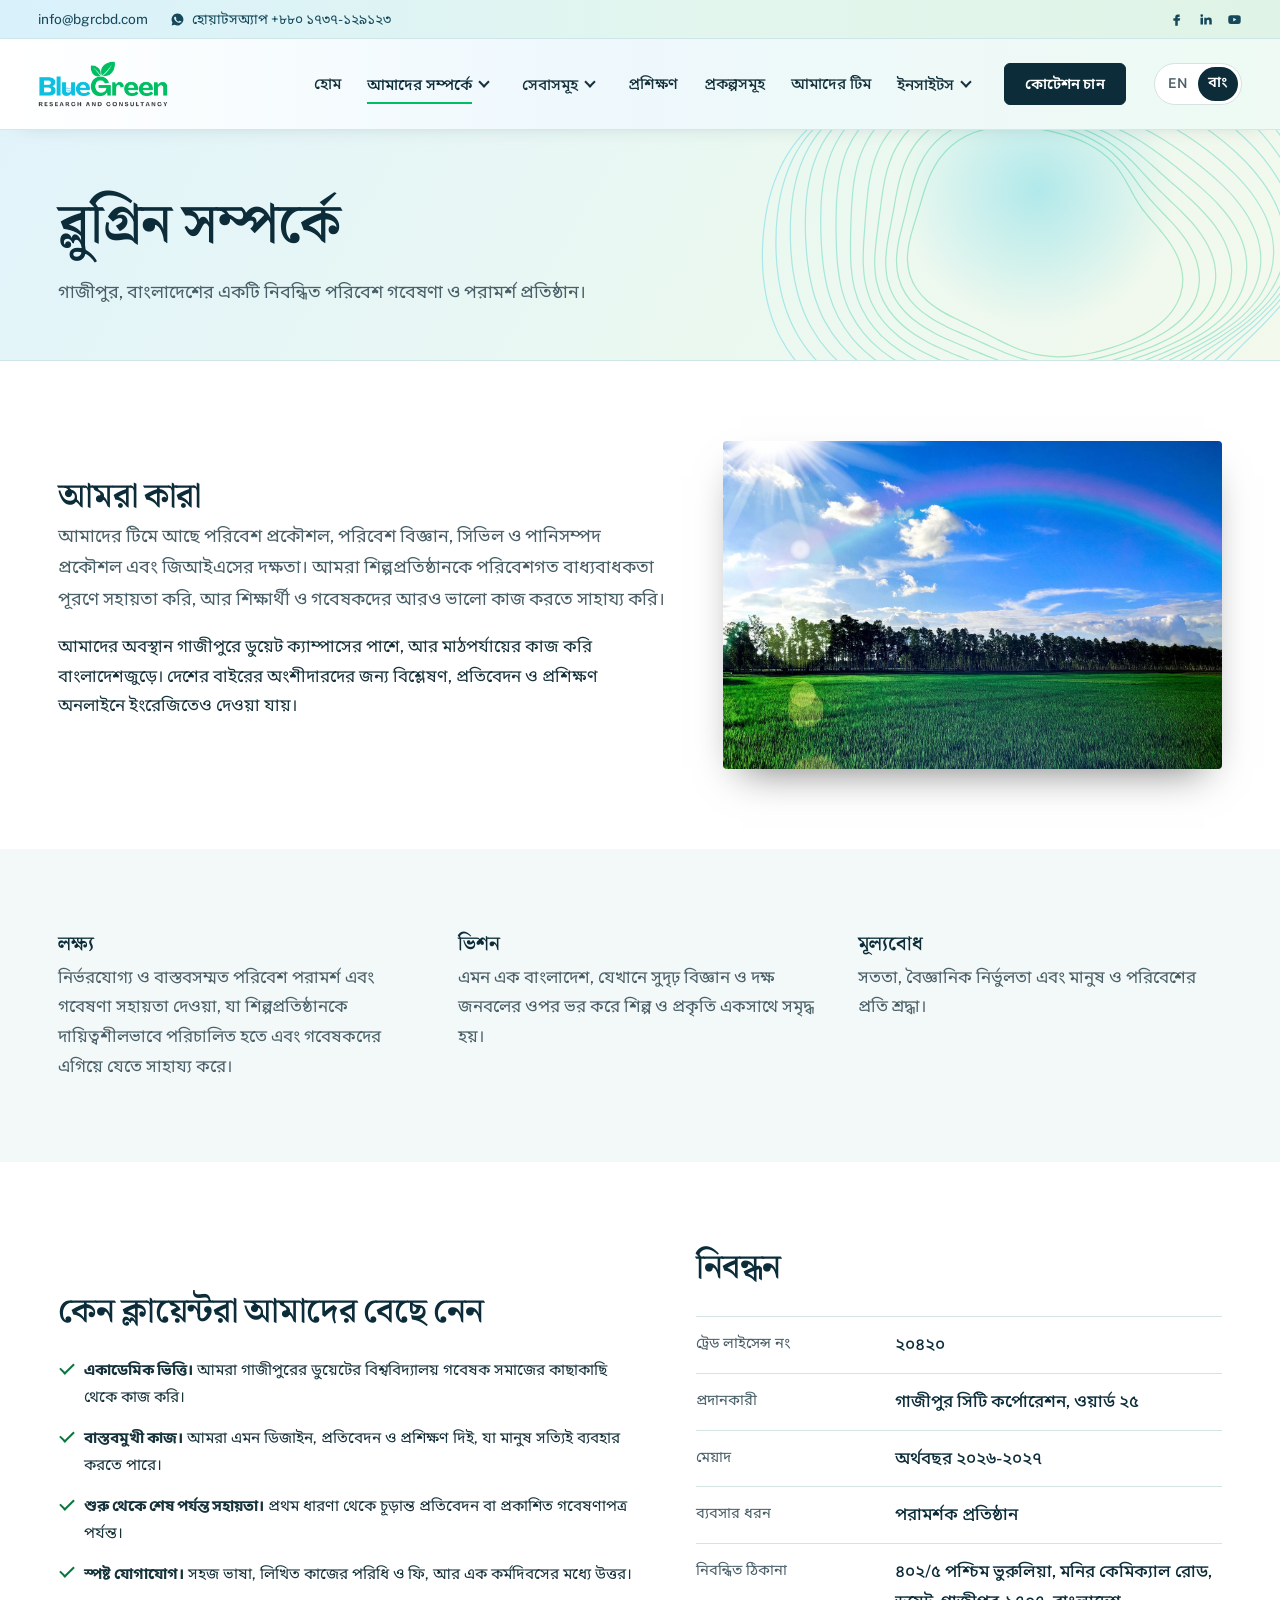
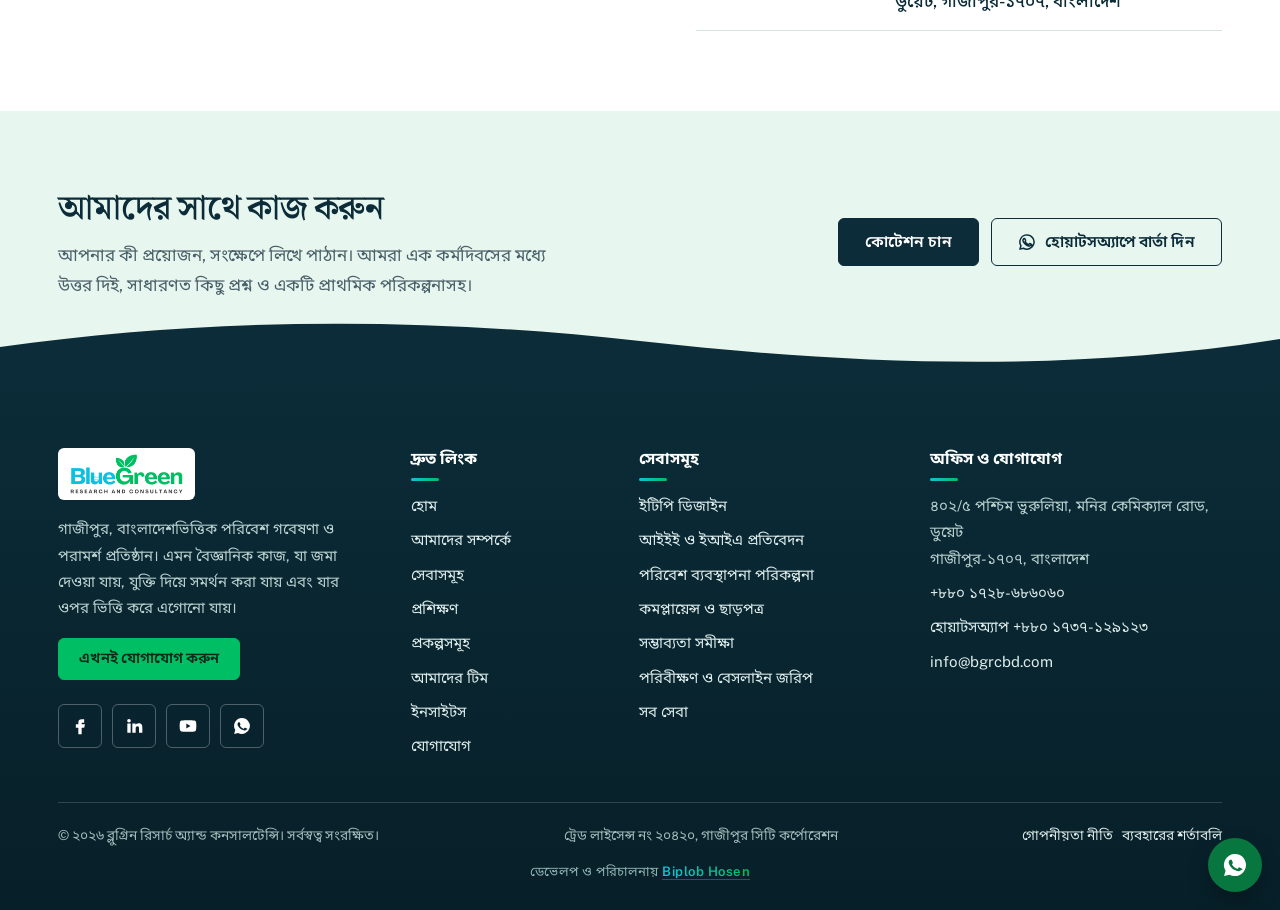
<file: bn/about.html>
<!DOCTYPE html>
<html lang="bn"><head><meta charset="utf-8">
<meta name="viewport" content="width=device-width, initial-scale=1">
<title>আমাদের সম্পর্কে | ব্লুগ্রিন রিসার্চ অ্যান্ড কনসালটেন্সি</title>
<meta name="description" content="ব্লুগ্রিন রিসার্চ অ্যান্ড কনসালটেন্সি গাজীপুর, বাংলাদেশের একটি নিবন্ধিত পরিবেশ গবেষণা ও পরামর্শ প্রতিষ্ঠান। লক্ষ্য, ভিশন, মূল্যবোধ ও নিবন্ধনের তথ্য।">
<meta name="theme-color" content="#0b2c38">
<meta property="og:type" content="website"><meta property="og:site_name" content="ব্লুগ্রিন রিসার্চ অ্যান্ড কনসালটেন্সি">
<meta property="og:title" content="আমাদের সম্পর্কে | ব্লুগ্রিন রিসার্চ অ্যান্ড কনসালটেন্সি"><meta property="og:description" content="ব্লুগ্রিন রিসার্চ অ্যান্ড কনসালটেন্সি গাজীপুর, বাংলাদেশের একটি নিবন্ধিত পরিবেশ গবেষণা ও পরামর্শ প্রতিষ্ঠান। লক্ষ্য, ভিশন, মূল্যবোধ ও নিবন্ধনের তথ্য।"><meta property="og:image" content="https://www.bgrcbd.com/images/share.jpg"><meta property="og:url" content="https://www.bgrcbd.com/bn/about"><meta property="og:locale" content="bn_BD"><meta name="twitter:card" content="summary_large_image"><meta name="twitter:image" content="https://www.bgrcbd.com/images/share.jpg">
<link rel="canonical" href="https://www.bgrcbd.com/bn/about"><link rel="alternate" hreflang="en" href="https://www.bgrcbd.com/about"><link rel="alternate" hreflang="bn" href="https://www.bgrcbd.com/bn/about"><link rel="alternate" hreflang="x-default" href="https://www.bgrcbd.com/about">
<link rel="icon" href="../favicon.png" sizes="48x48"><link rel="icon" href="../favicon-192.png" sizes="192x192" type="image/png"><link rel="apple-touch-icon" href="../apple-touch-icon.png">
<link rel="preconnect" href="https://fonts.googleapis.com"><link rel="preconnect" href="https://fonts.gstatic.com" crossorigin>
<link href="https://fonts.googleapis.com/css2?family=Public+Sans:wght@400;500;600;700&family=Source+Serif+4:opsz,wght@8..60,500;8..60,600&family=Noto+Sans+Bengali:wght@400;500;600;700&family=Noto+Serif+Bengali:wght@500;600&display=swap" rel="stylesheet">
<link rel="stylesheet" href="../style.css">
<script>document.documentElement.className+=" js"</script>
</head><body>
<a class="skip" href="#main">মূল বিষয়ে যান</a>
<div class="topbar"><div class="wrap topbar-in">
<div class="tb-left"><a href="mailto:info@bgrcbd.com">info@bgrcbd.com</a><a href="https://wa.me/8801737129123?text=Hello%20BlueGreen%2C%20I%20would%20like%20to%20discuss%20a%20project." rel="noopener"><svg viewBox="0 0 24 24" aria-hidden="true"><path d="M12 2.5a9.5 9.5 0 0 0-8.1 14.4L2.6 21.5l4.7-1.2A9.5 9.5 0 1 0 12 2.5zm5.3 13.6c-.2.6-1.300 1.200-1.800 1.200-.5.100-1 .2-3.200-.7-2.700-1.100-4.400-3.800-4.600-4-.1-.2-1.100-1.400-1.100-2.700s.7-1.900.9-2.200c.2-.3.500-.3.700-.3h.5c.2 0 .4 0 .6.500l.8 1.900c.1.200.1.400 0 .6l-.4.600c-.2.200-.3.400-.1.700.2.300.8 1.300 1.700 2.100 1.100 1 2.100 1.300 2.400 1.500.3.100.5.100.6-.1l.9-1c.2-.3.400-.2.700-.1l1.800.9c.3.100.5.200.5.300.1.200.1.800-.1 1.300z"/></svg>হোয়াটসঅ্যাপ +৮৮০ ১৭৩৭-১২৯১২৩</a></div>
<div class="tb-right"><a href="https://www.facebook.com/bluegreenrand" rel="noopener" aria-label="ফেসবুক"><svg viewBox="0 0 24 24" aria-hidden="true"><path d="M14 8h3V4h-3a4 4 0 0 0-4 4v2H7v4h3v8h4v-8h3l1-4h-4V8z"/></svg></a><a href="https://www.linkedin.com/company/bluegreen-research-and-consuntancy/" rel="noopener" aria-label="লিংকডইন"><svg viewBox="0 0 24 24" aria-hidden="true"><path d="M4 9h4v11H4zM6 3.5a2.2 2.2 0 1 1 0 4.4 2.2 2.2 0 0 1 0-4.4zM10 9h3.8v1.6c.6-1 1.9-1.9 3.8-1.9 4 0 4.4 2.6 4.4 6V20h-4v-4.8c0-1.3 0-2.9-1.8-2.9s-2.2 1.4-2.2 2.8V20h-4z"/></svg></a><a href="https://www.youtube.com/@BlueGreenResearchandConsultanc" rel="noopener" aria-label="ইউটিউব"><svg viewBox="0 0 24 24" aria-hidden="true"><path d="M21.6 7.2a2.5 2.5 0 0 0-1.8-1.8C18.2 5 12 5 12 5s-6.2 0-7.8.4A2.5 2.5 0 0 0 2.4 7.2C2 8.8 2 12 2 12s0 3.2.4 4.8a2.5 2.5 0 0 0 1.8 1.8C5.8 19 12 19 12 19s6.2 0 7.8-.4a2.5 2.5 0 0 0 1.8-1.8c.4-1.6.4-4.8.4-4.8s0-3.2-.4-4.8zM10 15V9l5 3z"/></svg></a></div>
</div></div>
<header class="site-header"><nav class="wrap nav" aria-label="প্রধান মেনু">
<a class="brand" href="./"><img src="../logo.png" width="130" height="46" alt="ব্লুগ্রিন রিসার্চ অ্যান্ড কনসালটেন্সি - হোম"></a>
<button class="nav-toggle" type="button" aria-expanded="false" aria-controls="menu"><span></span><span></span><span></span><span class="sr">মেনু</span></button>
<ul id="menu" class="menu"><li><a href="./">হোম</a></li><li class="has-sub"><a href="about" aria-current="page">আমাদের সম্পর্কে</a><button class="sub-toggle" type="button" aria-expanded="false" aria-label="আমাদের সম্পর্কে মেনু খুলুন"></button><ul class="sub "><li><a href="about">আমরা কারা</a></li><li><a href="about#mission">লক্ষ্য ও মূল্যবোধ</a></li><li><a href="about#registration">নিবন্ধন</a></li></ul></li><li class="has-sub"><a href="services">সেবাসমূহ</a><button class="sub-toggle" type="button" aria-expanded="false" aria-label="সেবাসমূহ মেনু খুলুন"></button><div class="sub mega"><div class="mcol"><p class="mh">শিল্প কমপ্লায়েন্স</p><ul><li><a class="rich" href="services#etp"><span class="mi"><svg class="" viewBox="0 0 24 24" aria-hidden="true"><path d="M12 3C9 7.5 6 10.5 6 14a6 6 0 0 0 12 0c0-3.5-3-6.5-6-11z"/></svg></span><span class="mt"><b>ইটিপি ডিজাইন</b><small>পরিশোধিত বর্জ্যপানি, মানসম্মত নির্গমন</small></span></a></li><li><a class="rich" href="services#iee-eia"><span class="mi"><svg class="" viewBox="0 0 24 24" aria-hidden="true"><path d="M7 3h7l4 4v14H7z"/><path d="M14 3v4h4M10 12h5M10 16h5"/></svg></span><span class="mt"><b>আইইই ও ইআইএ প্রতিবেদন</b><small>পরিবেশগত ছাড়পত্রের জন্য প্রতিবেদন</small></span></a></li><li><a class="rich" href="services#emp"><span class="mi"><svg class="" viewBox="0 0 24 24" aria-hidden="true"><path d="M6 3h12v18H6z"/><path d="M9 8h6M9 12h6M9 16h3"/></svg></span><span class="mt"><b>পরিবেশ ব্যবস্থাপনা পরিকল্পনা</b><small>প্রভাব কমানো ও তদারকির পদক্ষেপ</small></span></a></li><li><a class="rich" href="services#compliance"><span class="mi"><svg class="" viewBox="0 0 24 24" aria-hidden="true"><path d="M12 3 5 6v5c0 5 3 8 7 10 4-2 7-5 7-10V6z"/><path d="m9 12 2 2 4-4"/></svg></span><span class="mt"><b>কমপ্লায়েন্স ও ছাড়পত্র</b><small>ছাড়পত্র, নবায়ন ও পরিদর্শন</small></span></a></li><li><a class="rich" href="services#waste-air"><span class="mi"><svg class="" viewBox="0 0 24 24" aria-hidden="true"><path d="M4 20h16V10l-5 3V9l-5 3V5L4 9z"/><path d="M8 20v-3M12 20v-3M16 20v-3"/></svg></span><span class="mt"><b>বর্জ্য ও বায়ু নির্গমন বিষয়ক পরামর্শ</b><small>কম বর্জ্য, পরিচ্ছন্ন নির্গমন</small></span></a></li></ul></div><div class="mcol"><p class="mh">পরিবেশ প্রকৌশল ও ডেটা</p><ul><li><a class="rich" href="services#feasibility"><span class="mi"><svg class="" viewBox="0 0 24 24" aria-hidden="true"><path d="M5 4h14v16H5z"/><path d="m8.5 11 2 2 4-4M8.5 17h7"/></svg></span><span class="mt"><b>সম্ভাব্যতা সমীক্ষা</b><small>বিনিয়োগের আগে প্রকল্প যাচাই করুন</small></span></a></li><li><a class="rich" href="services#monitoring"><span class="mi"><svg class="" viewBox="0 0 24 24" aria-hidden="true"><path d="M4 17a8 8 0 1 1 16 0"/><path d="m12 17 4-6"/><circle cx="12" cy="17" r="1"/></svg></span><span class="mt"><b>পরিবীক্ষণ ও বেসলাইন জরিপ</b><small>পানি, বায়ু, মাটি ও শব্দের ডেটা</small></span></a></li><li><a class="rich" href="services#gis"><span class="mi"><svg class="" viewBox="0 0 24 24" aria-hidden="true"><path d="m12 3 9 5-9 5-9-5z"/><path d="m3 13 9 5 9-5"/></svg></span><span class="mt"><b>জিআইএস ও রিমোট সেন্সিং</b><small>মানচিত্র ও স্যাটেলাইট বিশ্লেষণ</small></span></a></li><li><a class="rich" href="services#hydrology"><span class="mi"><svg class="" viewBox="0 0 24 24" aria-hidden="true"><path d="M3 9c2-2 4-2 6 0s4 2 6 0 4-2 6 0M3 15c2-2 4-2 6 0s4 2 6 0 4-2 6 0"/></svg></span><span class="mt"><b>হাইড্রোলজিক্যাল মডেলিং</b><small>বৃষ্টিপাত, পানিপ্রবাহ ও পানির ভারসাম্য</small></span></a></li><li><a class="rich" href="services#climate-esg"><span class="mi"><svg class="" viewBox="0 0 24 24" aria-hidden="true"><circle cx="12" cy="12" r="9"/><path d="M3 12h18M12 3c3 3 3 15 0 18M12 3c-3 3-3 15 0 18"/></svg></span><span class="mt"><b>জলবায়ু, কার্বন ও ইএসজি</b><small>ফুটপ্রিন্ট, ঝুঁকি ও টেকসইতা প্রতিবেদন</small></span></a></li></ul></div><div class="mcol"><p class="mh">প্রশিক্ষণ ও একাডেমিক সেবা</p><ul><li><a class="rich" href="services#training"><span class="mi"><svg class="" viewBox="0 0 24 24" aria-hidden="true"><path d="m2 9 10-5 10 5-10 5z"/><path d="M6 11.5V16c3 2.5 9 2.5 12 0v-4.5"/></svg></span><span class="mt"><b>জিআইএস ও আরএস প্রশিক্ষণ</b><small>জিআইএস ও রিমোট সেন্সিং কোর্স</small></span></a></li><li><a class="rich" href="services#thesis"><span class="mi"><svg class="" viewBox="0 0 24 24" aria-hidden="true"><path d="M4 5c3-1 6-1 8 1 2-2 5-2 8-1v13c-3-1-6-1-8 1-2-2-5-2-8-1z"/><path d="M12 6v13"/></svg></span><span class="mt"><b>থিসিস ও প্রকাশনা সহায়তা</b><small>বিষয় নির্বাচন থেকে প্রকাশিত গবেষণাপত্র পর্যন্ত</small></span></a></li></ul></div><a class="mega-all" href="services">সব সেবা দেখুন</a></div></li><li><a href="training">প্রশিক্ষণ</a></li><li><a href="projects">প্রকল্পসমূহ</a></li><li><a href="team">আমাদের টিম</a></li><li class="has-sub"><a href="insights">ইনসাইটস</a><button class="sub-toggle" type="button" aria-expanded="false" aria-label="ইনসাইটস মেনু খুলুন"></button><ul class="sub right"><li><a href="insights#iee-eia">আইইই নাকি ইআইএ?</a></li><li><a href="insights#etp">কারখানায় কেন ইটিপি দরকার</a></li><li><a href="insights#gis">জিআইএস কী?</a></li><li><a href="insights#remote-sensing">স্যাটেলাইট চিত্রে পানি ও ভূমি</a></li><li><a href="insights#thesis">থিসিসের বিষয় নির্বাচন</a></li></ul></li><li><a class="btn btn-sm" href="contact">কোটেশন চান</a></li></ul>
<div class="lang-sw" role="group" aria-label="ভাষা"><a class="ls-en" href="../about" lang="en" hreflang="en">EN</a><a class="ls-bn" href="about" aria-current="true" lang="bn" hreflang="bn">বাং</a></div>
</nav></header>
<main id="main">
<div class="page-head"><div class="wrap"><h1>ব্লুগ্রিন সম্পর্কে</h1><p class="lead">গাজীপুর, বাংলাদেশের একটি নিবন্ধিত পরিবেশ গবেষণা ও পরামর্শ প্রতিষ্ঠান।</p></div></div>

<section><div class="wrap split" style="grid-template-columns:1.1fr .9fr">
<div><h2>আমরা কারা</h2>
<p class="lead">আমাদের টিমে আছে পরিবেশ প্রকৌশল, পরিবেশ বিজ্ঞান, সিভিল ও পানিসম্পদ প্রকৌশল এবং জিআইএসের দক্ষতা। আমরা শিল্পপ্রতিষ্ঠানকে পরিবেশগত বাধ্যবাধকতা পূরণে সহায়তা করি, আর শিক্ষার্থী ও গবেষকদের আরও ভালো কাজ করতে সাহায্য করি।</p>
<p>আমাদের অবস্থান গাজীপুরে ডুয়েট ক্যাম্পাসের পাশে, আর মাঠপর্যায়ের কাজ করি বাংলাদেশজুড়ে। দেশের বাইরের অংশীদারদের জন্য বিশ্লেষণ, প্রতিবেদন ও প্রশিক্ষণ অনলাইনে ইংরেজিতেও দেওয়া যায়।</p></div>
<figure class="photo"><img src="../images/landscape-field.jpg" width="1600" height="1054" loading="lazy" alt="নীল আকাশ ও রংধনুর নিচে সবুজ ধানক্ষেত আর সারি সারি গাছ"></figure>
</div></section>

<section class="mist" id="mission"><div class="wrap">
<div class="three">
<div><h3>লক্ষ্য</h3><p>নির্ভরযোগ্য ও বাস্তবসম্মত পরিবেশ পরামর্শ এবং গবেষণা সহায়তা দেওয়া, যা শিল্পপ্রতিষ্ঠানকে দায়িত্বশীলভাবে পরিচালিত হতে এবং গবেষকদের এগিয়ে যেতে সাহায্য করে।</p></div>
<div><h3>ভিশন</h3><p>এমন এক বাংলাদেশ, যেখানে সুদৃঢ় বিজ্ঞান ও দক্ষ জনবলের ওপর ভর করে শিল্প ও প্রকৃতি একসাথে সমৃদ্ধ হয়।</p></div>
<div><h3>মূল্যবোধ</h3><p>সততা, বৈজ্ঞানিক নির্ভুলতা এবং মানুষ ও পরিবেশের প্রতি শ্রদ্ধা।</p></div>
</div></div></section>

<section><div class="wrap split">
<div><h2>কেন ক্লায়েন্টরা আমাদের বেছে নেন</h2>
<ul class="ticks" style="margin-top:22px;gap:14px">
<li><b>একাডেমিক ভিত্তি।</b> আমরা গাজীপুরের ডুয়েটের বিশ্ববিদ্যালয় গবেষক সমাজের কাছাকাছি থেকে কাজ করি।</li>
<li><b>বাস্তবমুখী কাজ।</b> আমরা এমন ডিজাইন, প্রতিবেদন ও প্রশিক্ষণ দিই, যা মানুষ সত্যিই ব্যবহার করতে পারে।</li>
<li><b>শুরু থেকে শেষ পর্যন্ত সহায়তা।</b> প্রথম ধারণা থেকে চূড়ান্ত প্রতিবেদন বা প্রকাশিত গবেষণাপত্র পর্যন্ত।</li>
<li><b>স্পষ্ট যোগাযোগ।</b> সহজ ভাষা, লিখিত কাজের পরিধি ও ফি, আর এক কর্মদিবসের মধ্যে উত্তর।</li>
</ul></div>
<div id="registration"><h2>নিবন্ধন</h2>
<dl class="ledger light">
<div><dt>ট্রেড লাইসেন্স নং</dt><dd>২০৪২০</dd></div>
<div><dt>প্রদানকারী</dt><dd>গাজীপুর সিটি কর্পোরেশন, ওয়ার্ড ২৫</dd></div>
<div><dt>মেয়াদ</dt><dd>অর্থবছর ২০২৬-২০২৭</dd></div>
<div><dt>ব্যবসার ধরন</dt><dd>পরামর্শক প্রতিষ্ঠান</dd></div>
<div><dt>নিবন্ধিত ঠিকানা</dt><dd>৪০২/৫ পশ্চিম ভুরুলিয়া, মনির কেমিক্যাল রোড, ডুয়েট, গাজীপুর-১৭০৭, বাংলাদেশ</dd></div>
</dl></div>
</div></section>
<section class="cta"><div class="wrap cta-in"><div><h2>আমাদের সাথে কাজ করুন</h2><p>আপনার কী প্রয়োজন, সংক্ষেপে লিখে পাঠান। আমরা এক কর্মদিবসের মধ্যে উত্তর দিই, সাধারণত কিছু প্রশ্ন ও একটি প্রাথমিক পরিকল্পনাসহ।</p></div>
<div class="btn-row"><a class="btn" href="contact">কোটেশন চান</a><a class="btn btn-line" href="https://wa.me/8801737129123?text=Hello%20BlueGreen%2C%20I%20would%20like%20to%20discuss%20a%20project." rel="noopener"><svg viewBox="0 0 24 24" aria-hidden="true"><path d="M12 2.5a9.5 9.5 0 0 0-8.1 14.4L2.6 21.5l4.7-1.2A9.5 9.5 0 1 0 12 2.5zm5.3 13.6c-.2.6-1.300 1.200-1.800 1.200-.5.100-1 .2-3.200-.7-2.700-1.100-4.400-3.800-4.600-4-.1-.2-1.100-1.400-1.100-2.700s.7-1.900.9-2.200c.2-.3.500-.3.700-.3h.5c.2 0 .4 0 .6.500l.8 1.900c.1.200.1.400 0 .6l-.4.600c-.2.200-.3.400-.1.700.2.300.8 1.300 1.700 2.100 1.100 1 2.100 1.300 2.400 1.500.3.100.5.100.6-.1l.9-1c.2-.3.400-.2.700-.1l1.800.9c.3.100.5.200.5.300.1.200.1.800-.1 1.300z"/></svg>হোয়াটসঅ্যাপে বার্তা দিন</a></div></div></section>
</main>
<footer class="wtop" style="--bg:var(--ink)"><div class="wrap">
<div class="foot-grid">
<div><a class="brand-box" href="./"><img src="../logo.png" width="113" height="40" alt="ব্লুগ্রিন রিসার্চ অ্যান্ড কনসালটেন্সি"></a>
<p>গাজীপুর, বাংলাদেশভিত্তিক পরিবেশ গবেষণা ও পরামর্শ প্রতিষ্ঠান। এমন বৈজ্ঞানিক কাজ, যা জমা দেওয়া যায়, যুক্তি দিয়ে সমর্থন করা যায় এবং যার ওপর ভিত্তি করে এগোনো যায়।</p>
<a class="btn btn-leaf btn-sm" href="contact">এখনই যোগাযোগ করুন</a>
<div class="socials"><a href="https://www.facebook.com/bluegreenrand" rel="noopener" aria-label="ফেসবুক"><svg viewBox="0 0 24 24" aria-hidden="true"><path d="M14 8h3V4h-3a4 4 0 0 0-4 4v2H7v4h3v8h4v-8h3l1-4h-4V8z"/></svg></a><a href="https://www.linkedin.com/company/bluegreen-research-and-consuntancy/" rel="noopener" aria-label="লিংকডইন"><svg viewBox="0 0 24 24" aria-hidden="true"><path d="M4 9h4v11H4zM6 3.5a2.2 2.2 0 1 1 0 4.4 2.2 2.2 0 0 1 0-4.4zM10 9h3.8v1.6c.6-1 1.9-1.9 3.8-1.9 4 0 4.4 2.6 4.4 6V20h-4v-4.8c0-1.3 0-2.9-1.8-2.9s-2.2 1.4-2.2 2.8V20h-4z"/></svg></a><a href="https://www.youtube.com/@BlueGreenResearchandConsultanc" rel="noopener" aria-label="ইউটিউব"><svg viewBox="0 0 24 24" aria-hidden="true"><path d="M21.6 7.2a2.5 2.5 0 0 0-1.8-1.8C18.2 5 12 5 12 5s-6.2 0-7.8.4A2.5 2.5 0 0 0 2.4 7.2C2 8.8 2 12 2 12s0 3.2.4 4.8a2.5 2.5 0 0 0 1.8 1.8C5.8 19 12 19 12 19s6.2 0 7.8-.4a2.5 2.5 0 0 0 1.8-1.8c.4-1.6.4-4.8.4-4.8s0-3.2-.4-4.8zM10 15V9l5 3z"/></svg></a><a href="https://wa.me/8801737129123?text=Hello%20BlueGreen%2C%20I%20would%20like%20to%20discuss%20a%20project." rel="noopener" aria-label="হোয়াটসঅ্যাপ"><svg viewBox="0 0 24 24" aria-hidden="true"><path d="M12 2.5a9.5 9.5 0 0 0-8.1 14.4L2.6 21.5l4.7-1.2A9.5 9.5 0 1 0 12 2.5zm5.3 13.6c-.2.6-1.300 1.200-1.800 1.200-.5.100-1 .2-3.200-.7-2.700-1.100-4.400-3.800-4.600-4-.1-.2-1.100-1.400-1.100-2.700s.7-1.900.9-2.200c.2-.3.500-.3.700-.3h.5c.2 0 .4 0 .6.500l.8 1.900c.1.200.1.400 0 .6l-.4.600c-.2.200-.3.400-.1.700.2.300.8 1.300 1.700 2.100 1.100 1 2.100 1.300 2.400 1.500.3.100.5.100.6-.1l.9-1c.2-.3.400-.2.700-.1l1.800.9c.3.100.5.200.5.300.1.200.1.800-.1 1.300z"/></svg></a></div></div>
<div><h2 class="ft">দ্রুত লিংক</h2><ul><li><a href="./">হোম</a></li><li><a href="about">আমাদের সম্পর্কে</a></li><li><a href="services">সেবাসমূহ</a></li><li><a href="training">প্রশিক্ষণ</a></li><li><a href="projects">প্রকল্পসমূহ</a></li><li><a href="team">আমাদের টিম</a></li><li><a href="insights">ইনসাইটস</a></li><li><a href="contact">যোগাযোগ</a></li></ul></div>
<div><h2 class="ft">সেবাসমূহ</h2><ul><li><a href="services#etp">ইটিপি ডিজাইন</a></li><li><a href="services#iee-eia">আইইই ও ইআইএ প্রতিবেদন</a></li><li><a href="services#emp">পরিবেশ ব্যবস্থাপনা পরিকল্পনা</a></li><li><a href="services#compliance">কমপ্লায়েন্স ও ছাড়পত্র</a></li><li><a href="services#feasibility">সম্ভাব্যতা সমীক্ষা</a></li><li><a href="services#monitoring">পরিবীক্ষণ ও বেসলাইন জরিপ</a></li><li><a href="services">সব সেবা</a></li></ul></div>
<div><h2 class="ft">অফিস ও যোগাযোগ</h2><ul><li>৪০২/৫ পশ্চিম ভুরুলিয়া, মনির কেমিক্যাল রোড, ডুয়েট<br>গাজীপুর-১৭০৭, বাংলাদেশ</li><li><a href="tel:+8801728686060">+৮৮০ ১৭২৮-৬৮৬০৬০</a></li><li><a href="https://wa.me/8801737129123?text=Hello%20BlueGreen%2C%20I%20would%20like%20to%20discuss%20a%20project." rel="noopener">হোয়াটসঅ্যাপ +৮৮০ ১৭৩৭-১২৯১২৩</a></li><li><a href="mailto:info@bgrcbd.com">info@bgrcbd.com</a></li></ul></div>
</div>
<div class="foot-base"><span>&copy; <span id="year">২০২৬</span> ব্লুগ্রিন রিসার্চ অ্যান্ড কনসালটেন্সি। সর্বস্বত্ব সংরক্ষিত।</span>
<span>ট্রেড লাইসেন্স নং ২০৪২০, গাজীপুর সিটি কর্পোরেশন</span>
<span><a href="privacy">গোপনীয়তা নীতি</a> &nbsp; <a href="terms">ব্যবহারের শর্তাবলি</a></span></div>
<div class="credit">ডেভেলপ ও পরিচালনায় <a href="team#p-biplob-hosen">Biplob Hosen</a></div>
</div></footer>
<a class="wa" href="https://wa.me/8801737129123?text=Hello%20BlueGreen%2C%20I%20would%20like%20to%20discuss%20a%20project." rel="noopener" aria-label="হোয়াটসঅ্যাপে আমাদের সাথে কথা বলুন"><svg viewBox="0 0 24 24" aria-hidden="true"><path d="M12 2.5a9.5 9.5 0 0 0-8.1 14.4L2.6 21.5l4.7-1.2A9.5 9.5 0 1 0 12 2.5zm5.3 13.6c-.2.6-1.300 1.200-1.800 1.200-.5.100-1 .2-3.200-.7-2.700-1.100-4.400-3.800-4.600-4-.1-.2-1.100-1.400-1.100-2.700s.7-1.900.9-2.200c.2-.3.500-.3.700-.3h.5c.2 0 .4 0 .6.500l.8 1.900c.1.200.1.400 0 .6l-.4.600c-.2.200-.3.400-.1.700.2.300.8 1.300 1.700 2.100 1.100 1 2.100 1.300 2.400 1.500.3.100.5.100.6-.1l.9-1c.2-.3.400-.2.700-.1l1.800.9c.3.100.5.200.5.300.1.200.1.800-.1 1.300z"/></svg></a>
<script src="../script.js"></script>
</body></html>
</file>
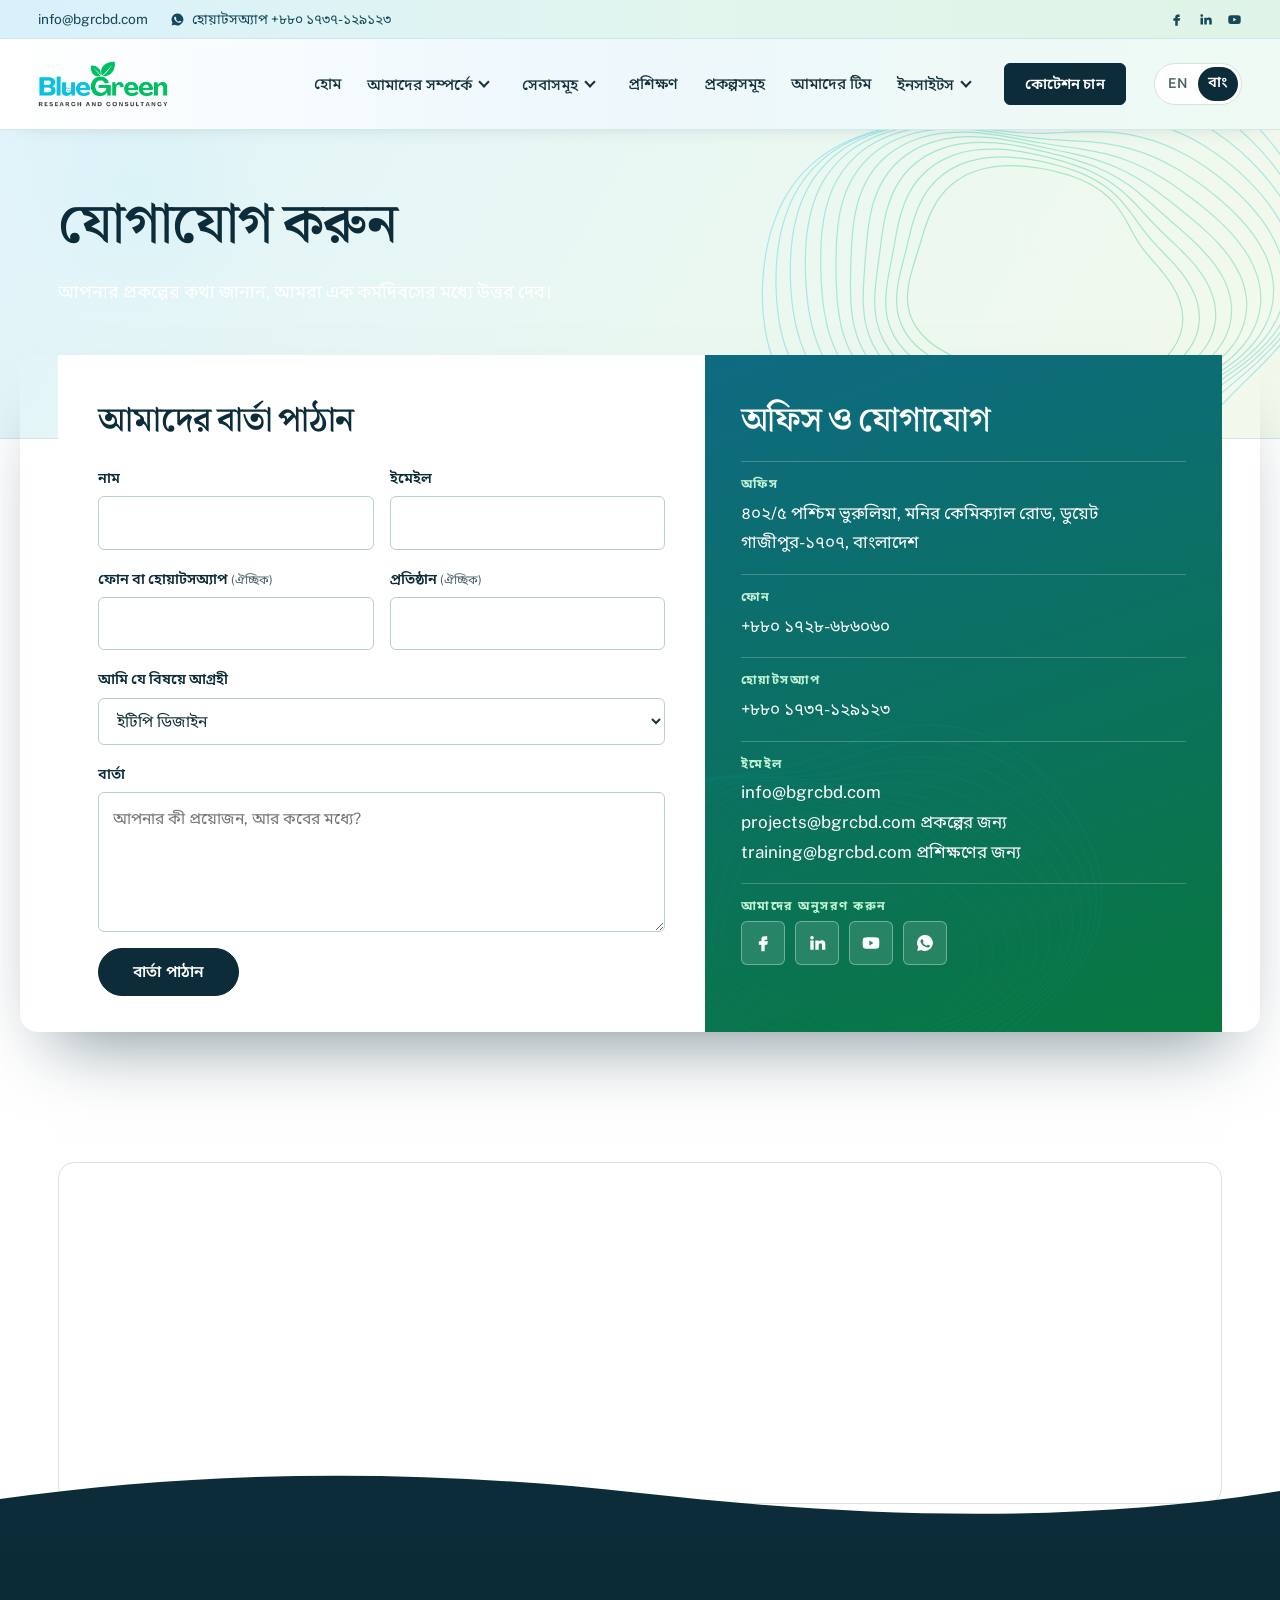
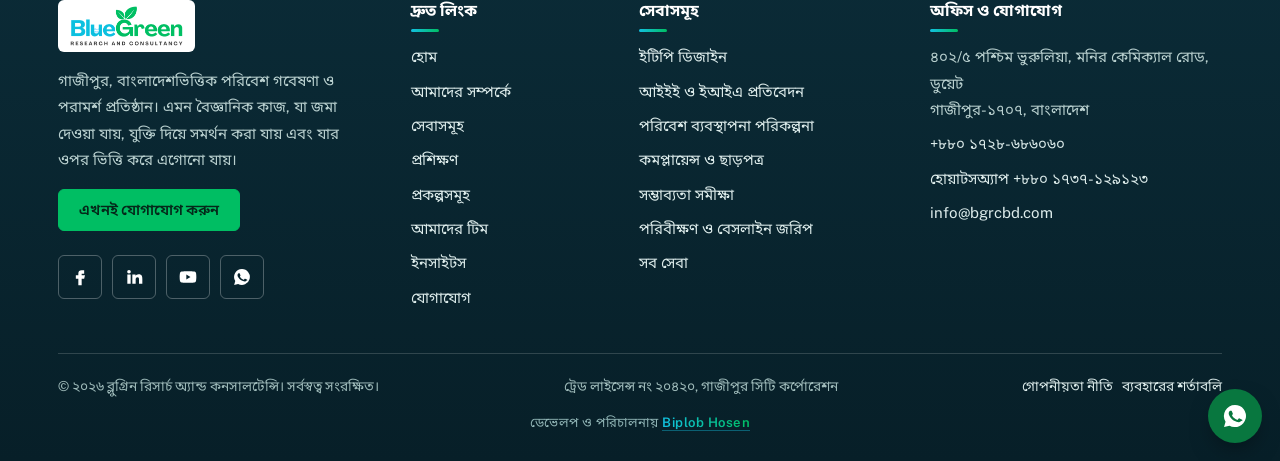
<file: bn/contact.html>
<!DOCTYPE html>
<html lang="bn"><head><meta charset="utf-8">
<meta name="viewport" content="width=device-width, initial-scale=1">
<title>যোগাযোগ | ব্লুগ্রিন রিসার্চ অ্যান্ড কনসালটেন্সি</title>
<meta name="description" content="গাজীপুর, বাংলাদেশে ব্লুগ্রিন রিসার্চ অ্যান্ড কনসালটেন্সির সাথে যোগাযোগ করুন। কোটেশন চান, প্রশিক্ষণ সম্পর্কে জানুন, অথবা হোয়াটসঅ্যাপে বার্তা দিন।">
<meta name="theme-color" content="#0b2c38">
<meta property="og:type" content="website"><meta property="og:site_name" content="ব্লুগ্রিন রিসার্চ অ্যান্ড কনসালটেন্সি">
<meta property="og:title" content="যোগাযোগ | ব্লুগ্রিন রিসার্চ অ্যান্ড কনসালটেন্সি"><meta property="og:description" content="গাজীপুর, বাংলাদেশে ব্লুগ্রিন রিসার্চ অ্যান্ড কনসালটেন্সির সাথে যোগাযোগ করুন। কোটেশন চান, প্রশিক্ষণ সম্পর্কে জানুন, অথবা হোয়াটসঅ্যাপে বার্তা দিন।"><meta property="og:image" content="https://www.bgrcbd.com/images/share.jpg"><meta property="og:url" content="https://www.bgrcbd.com/bn/contact"><meta property="og:locale" content="bn_BD"><meta name="twitter:card" content="summary_large_image"><meta name="twitter:image" content="https://www.bgrcbd.com/images/share.jpg">
<link rel="canonical" href="https://www.bgrcbd.com/bn/contact"><link rel="alternate" hreflang="en" href="https://www.bgrcbd.com/contact"><link rel="alternate" hreflang="bn" href="https://www.bgrcbd.com/bn/contact"><link rel="alternate" hreflang="x-default" href="https://www.bgrcbd.com/contact">
<link rel="icon" href="../favicon.png" sizes="48x48"><link rel="icon" href="../favicon-192.png" sizes="192x192" type="image/png"><link rel="apple-touch-icon" href="../apple-touch-icon.png">
<link rel="preconnect" href="https://fonts.googleapis.com"><link rel="preconnect" href="https://fonts.gstatic.com" crossorigin>
<link href="https://fonts.googleapis.com/css2?family=Public+Sans:wght@400;500;600;700&family=Source+Serif+4:opsz,wght@8..60,500;8..60,600&family=Noto+Sans+Bengali:wght@400;500;600;700&family=Noto+Serif+Bengali:wght@500;600&display=swap" rel="stylesheet">
<link rel="stylesheet" href="../style.css">
<script>document.documentElement.className+=" js"</script>
</head><body>
<a class="skip" href="#main">মূল বিষয়ে যান</a>
<div class="topbar"><div class="wrap topbar-in">
<div class="tb-left"><a href="mailto:info@bgrcbd.com">info@bgrcbd.com</a><a href="https://wa.me/8801737129123?text=Hello%20BlueGreen%2C%20I%20would%20like%20to%20discuss%20a%20project." rel="noopener"><svg viewBox="0 0 24 24" aria-hidden="true"><path d="M12 2.5a9.5 9.5 0 0 0-8.1 14.4L2.6 21.5l4.7-1.2A9.5 9.5 0 1 0 12 2.5zm5.3 13.6c-.2.6-1.300 1.200-1.800 1.200-.5.100-1 .2-3.200-.7-2.700-1.100-4.400-3.800-4.600-4-.1-.2-1.100-1.400-1.100-2.700s.7-1.900.9-2.200c.2-.3.500-.3.700-.3h.5c.2 0 .4 0 .6.500l.8 1.900c.1.200.1.400 0 .6l-.4.600c-.2.200-.3.400-.1.700.2.300.8 1.300 1.700 2.100 1.100 1 2.100 1.300 2.400 1.500.3.100.5.100.6-.1l.9-1c.2-.3.400-.2.700-.1l1.800.9c.3.100.5.200.5.300.1.200.1.800-.1 1.300z"/></svg>হোয়াটসঅ্যাপ +৮৮০ ১৭৩৭-১২৯১২৩</a></div>
<div class="tb-right"><a href="https://www.facebook.com/bluegreenrand" rel="noopener" aria-label="ফেসবুক"><svg viewBox="0 0 24 24" aria-hidden="true"><path d="M14 8h3V4h-3a4 4 0 0 0-4 4v2H7v4h3v8h4v-8h3l1-4h-4V8z"/></svg></a><a href="https://www.linkedin.com/company/bluegreen-research-and-consuntancy/" rel="noopener" aria-label="লিংকডইন"><svg viewBox="0 0 24 24" aria-hidden="true"><path d="M4 9h4v11H4zM6 3.5a2.2 2.2 0 1 1 0 4.4 2.2 2.2 0 0 1 0-4.4zM10 9h3.8v1.6c.6-1 1.9-1.9 3.8-1.9 4 0 4.4 2.6 4.4 6V20h-4v-4.8c0-1.3 0-2.9-1.8-2.9s-2.2 1.4-2.2 2.8V20h-4z"/></svg></a><a href="https://www.youtube.com/@BlueGreenResearchandConsultanc" rel="noopener" aria-label="ইউটিউব"><svg viewBox="0 0 24 24" aria-hidden="true"><path d="M21.6 7.2a2.5 2.5 0 0 0-1.8-1.8C18.2 5 12 5 12 5s-6.2 0-7.8.4A2.5 2.5 0 0 0 2.4 7.2C2 8.8 2 12 2 12s0 3.2.4 4.8a2.5 2.5 0 0 0 1.8 1.8C5.8 19 12 19 12 19s6.2 0 7.8-.4a2.5 2.5 0 0 0 1.8-1.8c.4-1.6.4-4.8.4-4.8s0-3.2-.4-4.8zM10 15V9l5 3z"/></svg></a></div>
</div></div>
<header class="site-header"><nav class="wrap nav" aria-label="প্রধান মেনু">
<a class="brand" href="./"><img src="../logo.png" width="130" height="46" alt="ব্লুগ্রিন রিসার্চ অ্যান্ড কনসালটেন্সি - হোম"></a>
<button class="nav-toggle" type="button" aria-expanded="false" aria-controls="menu"><span></span><span></span><span></span><span class="sr">মেনু</span></button>
<ul id="menu" class="menu"><li><a href="./">হোম</a></li><li class="has-sub"><a href="about">আমাদের সম্পর্কে</a><button class="sub-toggle" type="button" aria-expanded="false" aria-label="আমাদের সম্পর্কে মেনু খুলুন"></button><ul class="sub "><li><a href="about">আমরা কারা</a></li><li><a href="about#mission">লক্ষ্য ও মূল্যবোধ</a></li><li><a href="about#registration">নিবন্ধন</a></li></ul></li><li class="has-sub"><a href="services">সেবাসমূহ</a><button class="sub-toggle" type="button" aria-expanded="false" aria-label="সেবাসমূহ মেনু খুলুন"></button><div class="sub mega"><div class="mcol"><p class="mh">শিল্প কমপ্লায়েন্স</p><ul><li><a class="rich" href="services#etp"><span class="mi"><svg class="" viewBox="0 0 24 24" aria-hidden="true"><path d="M12 3C9 7.5 6 10.5 6 14a6 6 0 0 0 12 0c0-3.5-3-6.5-6-11z"/></svg></span><span class="mt"><b>ইটিপি ডিজাইন</b><small>পরিশোধিত বর্জ্যপানি, মানসম্মত নির্গমন</small></span></a></li><li><a class="rich" href="services#iee-eia"><span class="mi"><svg class="" viewBox="0 0 24 24" aria-hidden="true"><path d="M7 3h7l4 4v14H7z"/><path d="M14 3v4h4M10 12h5M10 16h5"/></svg></span><span class="mt"><b>আইইই ও ইআইএ প্রতিবেদন</b><small>পরিবেশগত ছাড়পত্রের জন্য প্রতিবেদন</small></span></a></li><li><a class="rich" href="services#emp"><span class="mi"><svg class="" viewBox="0 0 24 24" aria-hidden="true"><path d="M6 3h12v18H6z"/><path d="M9 8h6M9 12h6M9 16h3"/></svg></span><span class="mt"><b>পরিবেশ ব্যবস্থাপনা পরিকল্পনা</b><small>প্রভাব কমানো ও তদারকির পদক্ষেপ</small></span></a></li><li><a class="rich" href="services#compliance"><span class="mi"><svg class="" viewBox="0 0 24 24" aria-hidden="true"><path d="M12 3 5 6v5c0 5 3 8 7 10 4-2 7-5 7-10V6z"/><path d="m9 12 2 2 4-4"/></svg></span><span class="mt"><b>কমপ্লায়েন্স ও ছাড়পত্র</b><small>ছাড়পত্র, নবায়ন ও পরিদর্শন</small></span></a></li><li><a class="rich" href="services#waste-air"><span class="mi"><svg class="" viewBox="0 0 24 24" aria-hidden="true"><path d="M4 20h16V10l-5 3V9l-5 3V5L4 9z"/><path d="M8 20v-3M12 20v-3M16 20v-3"/></svg></span><span class="mt"><b>বর্জ্য ও বায়ু নির্গমন বিষয়ক পরামর্শ</b><small>কম বর্জ্য, পরিচ্ছন্ন নির্গমন</small></span></a></li></ul></div><div class="mcol"><p class="mh">পরিবেশ প্রকৌশল ও ডেটা</p><ul><li><a class="rich" href="services#feasibility"><span class="mi"><svg class="" viewBox="0 0 24 24" aria-hidden="true"><path d="M5 4h14v16H5z"/><path d="m8.5 11 2 2 4-4M8.5 17h7"/></svg></span><span class="mt"><b>সম্ভাব্যতা সমীক্ষা</b><small>বিনিয়োগের আগে প্রকল্প যাচাই করুন</small></span></a></li><li><a class="rich" href="services#monitoring"><span class="mi"><svg class="" viewBox="0 0 24 24" aria-hidden="true"><path d="M4 17a8 8 0 1 1 16 0"/><path d="m12 17 4-6"/><circle cx="12" cy="17" r="1"/></svg></span><span class="mt"><b>পরিবীক্ষণ ও বেসলাইন জরিপ</b><small>পানি, বায়ু, মাটি ও শব্দের ডেটা</small></span></a></li><li><a class="rich" href="services#gis"><span class="mi"><svg class="" viewBox="0 0 24 24" aria-hidden="true"><path d="m12 3 9 5-9 5-9-5z"/><path d="m3 13 9 5 9-5"/></svg></span><span class="mt"><b>জিআইএস ও রিমোট সেন্সিং</b><small>মানচিত্র ও স্যাটেলাইট বিশ্লেষণ</small></span></a></li><li><a class="rich" href="services#hydrology"><span class="mi"><svg class="" viewBox="0 0 24 24" aria-hidden="true"><path d="M3 9c2-2 4-2 6 0s4 2 6 0 4-2 6 0M3 15c2-2 4-2 6 0s4 2 6 0 4-2 6 0"/></svg></span><span class="mt"><b>হাইড্রোলজিক্যাল মডেলিং</b><small>বৃষ্টিপাত, পানিপ্রবাহ ও পানির ভারসাম্য</small></span></a></li><li><a class="rich" href="services#climate-esg"><span class="mi"><svg class="" viewBox="0 0 24 24" aria-hidden="true"><circle cx="12" cy="12" r="9"/><path d="M3 12h18M12 3c3 3 3 15 0 18M12 3c-3 3-3 15 0 18"/></svg></span><span class="mt"><b>জলবায়ু, কার্বন ও ইএসজি</b><small>ফুটপ্রিন্ট, ঝুঁকি ও টেকসইতা প্রতিবেদন</small></span></a></li></ul></div><div class="mcol"><p class="mh">প্রশিক্ষণ ও একাডেমিক সেবা</p><ul><li><a class="rich" href="services#training"><span class="mi"><svg class="" viewBox="0 0 24 24" aria-hidden="true"><path d="m2 9 10-5 10 5-10 5z"/><path d="M6 11.5V16c3 2.5 9 2.5 12 0v-4.5"/></svg></span><span class="mt"><b>জিআইএস ও আরএস প্রশিক্ষণ</b><small>জিআইএস ও রিমোট সেন্সিং কোর্স</small></span></a></li><li><a class="rich" href="services#thesis"><span class="mi"><svg class="" viewBox="0 0 24 24" aria-hidden="true"><path d="M4 5c3-1 6-1 8 1 2-2 5-2 8-1v13c-3-1-6-1-8 1-2-2-5-2-8-1z"/><path d="M12 6v13"/></svg></span><span class="mt"><b>থিসিস ও প্রকাশনা সহায়তা</b><small>বিষয় নির্বাচন থেকে প্রকাশিত গবেষণাপত্র পর্যন্ত</small></span></a></li></ul></div><a class="mega-all" href="services">সব সেবা দেখুন</a></div></li><li><a href="training">প্রশিক্ষণ</a></li><li><a href="projects">প্রকল্পসমূহ</a></li><li><a href="team">আমাদের টিম</a></li><li class="has-sub"><a href="insights">ইনসাইটস</a><button class="sub-toggle" type="button" aria-expanded="false" aria-label="ইনসাইটস মেনু খুলুন"></button><ul class="sub right"><li><a href="insights#iee-eia">আইইই নাকি ইআইএ?</a></li><li><a href="insights#etp">কারখানায় কেন ইটিপি দরকার</a></li><li><a href="insights#gis">জিআইএস কী?</a></li><li><a href="insights#remote-sensing">স্যাটেলাইট চিত্রে পানি ও ভূমি</a></li><li><a href="insights#thesis">থিসিসের বিষয় নির্বাচন</a></li></ul></li><li><a class="btn btn-sm" href="contact" aria-current="page">কোটেশন চান</a></li></ul>
<div class="lang-sw" role="group" aria-label="ভাষা"><a class="ls-en" href="../contact" lang="en" hreflang="en">EN</a><a class="ls-bn" href="contact" aria-current="true" lang="bn" hreflang="bn">বাং</a></div>
</nav></header>
<main id="main">
<div class="page-head dark-head"><div class="wrap"><h1>যোগাযোগ করুন</h1><p class="lead">আপনার প্রকল্পের কথা জানান, আমরা এক কর্মদিবসের মধ্যে উত্তর দেব।</p></div></div>
<section class="contact-sec"><div class="wrap contact2">
<div class="form-card"><h2>আমাদের বার্তা পাঠান</h2>
<form id="contact-form" data-key="42e55752-fca8-49bc-a5e5-0eb54618872a" data-email="info@bgrcbd.com">
<div class="two"><div class="field"><label for="n">নাম</label><input id="n" name="name" autocomplete="name" required></div>
<div class="field"><label for="e">ইমেইল</label><input id="e" name="email" type="email" autocomplete="email" required></div></div>
<div class="two"><div class="field"><label for="p">ফোন বা হোয়াটসঅ্যাপ <small>(ঐচ্ছিক)</small></label><input id="p" name="phone" type="tel" autocomplete="tel"></div>
<div class="field"><label for="o">প্রতিষ্ঠান <small>(ঐচ্ছিক)</small></label><input id="o" name="organisation" autocomplete="organization"></div></div>
<div class="field"><label for="i">আমি যে বিষয়ে আগ্রহী</label><select id="i" name="interest"><option data-key="etp">ইটিপি ডিজাইন</option><option data-key="iee">আইইই বা ইআইএ প্রতিবেদন</option><option data-key="feasibility">সম্ভাব্যতা সমীক্ষা</option><option data-key="gis">জিআইএস ও রিমোট সেন্সিংয়ের কাজ</option><option data-key="training">প্রশিক্ষণ কোর্স</option><option data-key="hydrology">হাইড্রোলজিক্যাল মডেলিং</option><option data-key="thesis">থিসিস বা প্রকাশনা সহায়তা</option><option data-key="other">অন্য কিছু</option></select></div>
<div class="field"><label for="m">বার্তা</label><textarea id="m" name="message" required placeholder="আপনার কী প্রয়োজন, আর কবের মধ্যে?"></textarea></div>
<input class="hp" type="checkbox" name="botcheck" tabindex="-1" autocomplete="off" aria-hidden="true">
<div class="form-foot"><button class="btn" type="submit">বার্তা পাঠান</button><p class="form-status" id="form-status" role="status" aria-live="polite"></p></div>
</form></div>
<aside class="info-card"><h2>অফিস ও যোগাযোগ</h2>
<div class="info"><b>অফিস</b><address>৪০২/৫ পশ্চিম ভুরুলিয়া, মনির কেমিক্যাল রোড, ডুয়েট<br>গাজীপুর-১৭০৭, বাংলাদেশ</address></div>
<div class="info"><b>ফোন</b><a href="tel:+8801728686060">+৮৮০ ১৭২৮-৬৮৬০৬০</a></div>
<div class="info"><b>হোয়াটসঅ্যাপ</b><a href="https://wa.me/8801737129123?text=Hello%20BlueGreen%2C%20I%20would%20like%20to%20discuss%20a%20project." rel="noopener">+৮৮০ ১৭৩৭-১২৯১২৩</a></div>
<div class="info"><b>ইমেইল</b><a href="mailto:info@bgrcbd.com">info@bgrcbd.com</a><br><a href="mailto:projects@bgrcbd.com">projects@bgrcbd.com</a> প্রকল্পের জন্য<br><a href="mailto:training@bgrcbd.com">training@bgrcbd.com</a> প্রশিক্ষণের জন্য</div>
<div class="info"><b>আমাদের অনুসরণ করুন</b><div class="socials"><a href="https://www.facebook.com/bluegreenrand" rel="noopener" aria-label="ফেসবুক"><svg viewBox="0 0 24 24" aria-hidden="true"><path d="M14 8h3V4h-3a4 4 0 0 0-4 4v2H7v4h3v8h4v-8h3l1-4h-4V8z"/></svg></a><a href="https://www.linkedin.com/company/bluegreen-research-and-consuntancy/" rel="noopener" aria-label="লিংকডইন"><svg viewBox="0 0 24 24" aria-hidden="true"><path d="M4 9h4v11H4zM6 3.5a2.2 2.2 0 1 1 0 4.4 2.2 2.2 0 0 1 0-4.4zM10 9h3.8v1.6c.6-1 1.9-1.9 3.8-1.9 4 0 4.4 2.6 4.4 6V20h-4v-4.8c0-1.3 0-2.9-1.8-2.9s-2.2 1.4-2.2 2.8V20h-4z"/></svg></a><a href="https://www.youtube.com/@BlueGreenResearchandConsultanc" rel="noopener" aria-label="ইউটিউব"><svg viewBox="0 0 24 24" aria-hidden="true"><path d="M21.6 7.2a2.5 2.5 0 0 0-1.8-1.8C18.2 5 12 5 12 5s-6.2 0-7.8.4A2.5 2.5 0 0 0 2.4 7.2C2 8.8 2 12 2 12s0 3.2.4 4.8a2.5 2.5 0 0 0 1.8 1.8C5.8 19 12 19 12 19s6.2 0 7.8-.4a2.5 2.5 0 0 0 1.8-1.8c.4-1.6.4-4.8.4-4.8s0-3.2-.4-4.8zM10 15V9l5 3z"/></svg></a><a href="https://wa.me/8801737129123?text=Hello%20BlueGreen%2C%20I%20would%20like%20to%20discuss%20a%20project." rel="noopener" aria-label="হোয়াটসঅ্যাপ"><svg viewBox="0 0 24 24" aria-hidden="true"><path d="M12 2.5a9.5 9.5 0 0 0-8.1 14.4L2.6 21.5l4.7-1.2A9.5 9.5 0 1 0 12 2.5zm5.3 13.6c-.2.6-1.300 1.200-1.800 1.200-.5.100-1 .2-3.200-.7-2.700-1.100-4.400-3.800-4.600-4-.1-.2-1.100-1.400-1.100-2.700s.7-1.900.9-2.200c.2-.3.500-.3.700-.3h.5c.2 0 .4 0 .6.500l.8 1.900c.1.200.1.400 0 .6l-.4.600c-.2.200-.3.400-.1.700.2.300.8 1.300 1.700 2.100 1.100 1 2.100 1.300 2.400 1.500.3.100.5.100.6-.1l.9-1c.2-.3.400-.2.700-.1l1.800.9c.3.100.5.200.5.300.1.200.1.800-.1 1.300z"/></svg></a></div></div>
</aside></div></section>
<section class="map-sec"><div class="wrap"><div class="map"><iframe title="গাজীপুরে ডুয়েটের কাছে ব্লুগ্রিন অফিসের অবস্থান দেখানো মানচিত্র" loading="lazy" referrerpolicy="no-referrer-when-downgrade" src="https://maps.google.com/maps?q=DUET%20Gazipur&amp;output=embed"></iframe></div></div></section>
</main>
<footer class="wtop" style="--bg:var(--ink)"><div class="wrap">
<div class="foot-grid">
<div><a class="brand-box" href="./"><img src="../logo.png" width="113" height="40" alt="ব্লুগ্রিন রিসার্চ অ্যান্ড কনসালটেন্সি"></a>
<p>গাজীপুর, বাংলাদেশভিত্তিক পরিবেশ গবেষণা ও পরামর্শ প্রতিষ্ঠান। এমন বৈজ্ঞানিক কাজ, যা জমা দেওয়া যায়, যুক্তি দিয়ে সমর্থন করা যায় এবং যার ওপর ভিত্তি করে এগোনো যায়।</p>
<a class="btn btn-leaf btn-sm" href="contact">এখনই যোগাযোগ করুন</a>
<div class="socials"><a href="https://www.facebook.com/bluegreenrand" rel="noopener" aria-label="ফেসবুক"><svg viewBox="0 0 24 24" aria-hidden="true"><path d="M14 8h3V4h-3a4 4 0 0 0-4 4v2H7v4h3v8h4v-8h3l1-4h-4V8z"/></svg></a><a href="https://www.linkedin.com/company/bluegreen-research-and-consuntancy/" rel="noopener" aria-label="লিংকডইন"><svg viewBox="0 0 24 24" aria-hidden="true"><path d="M4 9h4v11H4zM6 3.5a2.2 2.2 0 1 1 0 4.4 2.2 2.2 0 0 1 0-4.4zM10 9h3.8v1.6c.6-1 1.9-1.9 3.8-1.9 4 0 4.4 2.6 4.4 6V20h-4v-4.8c0-1.3 0-2.9-1.8-2.9s-2.2 1.4-2.2 2.8V20h-4z"/></svg></a><a href="https://www.youtube.com/@BlueGreenResearchandConsultanc" rel="noopener" aria-label="ইউটিউব"><svg viewBox="0 0 24 24" aria-hidden="true"><path d="M21.6 7.2a2.5 2.5 0 0 0-1.8-1.8C18.2 5 12 5 12 5s-6.2 0-7.8.4A2.5 2.5 0 0 0 2.4 7.2C2 8.8 2 12 2 12s0 3.2.4 4.8a2.5 2.5 0 0 0 1.8 1.8C5.8 19 12 19 12 19s6.2 0 7.8-.4a2.5 2.5 0 0 0 1.8-1.8c.4-1.6.4-4.8.4-4.8s0-3.2-.4-4.8zM10 15V9l5 3z"/></svg></a><a href="https://wa.me/8801737129123?text=Hello%20BlueGreen%2C%20I%20would%20like%20to%20discuss%20a%20project." rel="noopener" aria-label="হোয়াটসঅ্যাপ"><svg viewBox="0 0 24 24" aria-hidden="true"><path d="M12 2.5a9.5 9.5 0 0 0-8.1 14.4L2.6 21.5l4.7-1.2A9.5 9.5 0 1 0 12 2.5zm5.3 13.6c-.2.6-1.300 1.200-1.800 1.200-.5.100-1 .2-3.200-.7-2.700-1.100-4.400-3.800-4.600-4-.1-.2-1.100-1.400-1.100-2.700s.7-1.900.9-2.200c.2-.3.500-.3.700-.3h.5c.2 0 .4 0 .6.500l.8 1.900c.1.200.1.400 0 .6l-.4.600c-.2.200-.3.400-.1.700.2.300.8 1.300 1.700 2.100 1.100 1 2.100 1.300 2.400 1.500.3.100.5.100.6-.1l.9-1c.2-.3.400-.2.700-.1l1.800.9c.3.100.5.200.5.300.1.200.1.800-.1 1.300z"/></svg></a></div></div>
<div><h2 class="ft">দ্রুত লিংক</h2><ul><li><a href="./">হোম</a></li><li><a href="about">আমাদের সম্পর্কে</a></li><li><a href="services">সেবাসমূহ</a></li><li><a href="training">প্রশিক্ষণ</a></li><li><a href="projects">প্রকল্পসমূহ</a></li><li><a href="team">আমাদের টিম</a></li><li><a href="insights">ইনসাইটস</a></li><li><a href="contact">যোগাযোগ</a></li></ul></div>
<div><h2 class="ft">সেবাসমূহ</h2><ul><li><a href="services#etp">ইটিপি ডিজাইন</a></li><li><a href="services#iee-eia">আইইই ও ইআইএ প্রতিবেদন</a></li><li><a href="services#emp">পরিবেশ ব্যবস্থাপনা পরিকল্পনা</a></li><li><a href="services#compliance">কমপ্লায়েন্স ও ছাড়পত্র</a></li><li><a href="services#feasibility">সম্ভাব্যতা সমীক্ষা</a></li><li><a href="services#monitoring">পরিবীক্ষণ ও বেসলাইন জরিপ</a></li><li><a href="services">সব সেবা</a></li></ul></div>
<div><h2 class="ft">অফিস ও যোগাযোগ</h2><ul><li>৪০২/৫ পশ্চিম ভুরুলিয়া, মনির কেমিক্যাল রোড, ডুয়েট<br>গাজীপুর-১৭০৭, বাংলাদেশ</li><li><a href="tel:+8801728686060">+৮৮০ ১৭২৮-৬৮৬০৬০</a></li><li><a href="https://wa.me/8801737129123?text=Hello%20BlueGreen%2C%20I%20would%20like%20to%20discuss%20a%20project." rel="noopener">হোয়াটসঅ্যাপ +৮৮০ ১৭৩৭-১২৯১২৩</a></li><li><a href="mailto:info@bgrcbd.com">info@bgrcbd.com</a></li></ul></div>
</div>
<div class="foot-base"><span>&copy; <span id="year">২০২৬</span> ব্লুগ্রিন রিসার্চ অ্যান্ড কনসালটেন্সি। সর্বস্বত্ব সংরক্ষিত।</span>
<span>ট্রেড লাইসেন্স নং ২০৪২০, গাজীপুর সিটি কর্পোরেশন</span>
<span><a href="privacy">গোপনীয়তা নীতি</a> &nbsp; <a href="terms">ব্যবহারের শর্তাবলি</a></span></div>
<div class="credit">ডেভেলপ ও পরিচালনায় <a href="team#p-biplob-hosen">Biplob Hosen</a></div>
</div></footer>
<a class="wa" href="https://wa.me/8801737129123?text=Hello%20BlueGreen%2C%20I%20would%20like%20to%20discuss%20a%20project." rel="noopener" aria-label="হোয়াটসঅ্যাপে আমাদের সাথে কথা বলুন"><svg viewBox="0 0 24 24" aria-hidden="true"><path d="M12 2.5a9.5 9.5 0 0 0-8.1 14.4L2.6 21.5l4.7-1.2A9.5 9.5 0 1 0 12 2.5zm5.3 13.6c-.2.6-1.300 1.200-1.800 1.200-.5.100-1 .2-3.200-.7-2.700-1.100-4.400-3.800-4.600-4-.1-.2-1.100-1.400-1.100-2.700s.7-1.900.9-2.200c.2-.3.500-.3.700-.3h.5c.2 0 .4 0 .6.500l.8 1.900c.1.200.1.400 0 .6l-.4.600c-.2.200-.3.400-.1.700.2.300.8 1.300 1.700 2.100 1.100 1 2.100 1.300 2.400 1.500.3.100.5.100.6-.1l.9-1c.2-.3.400-.2.700-.1l1.800.9c.3.100.5.200.5.300.1.200.1.800-.1 1.300z"/></svg></a>
<script src="../script.js"></script>
</body></html>
</file>
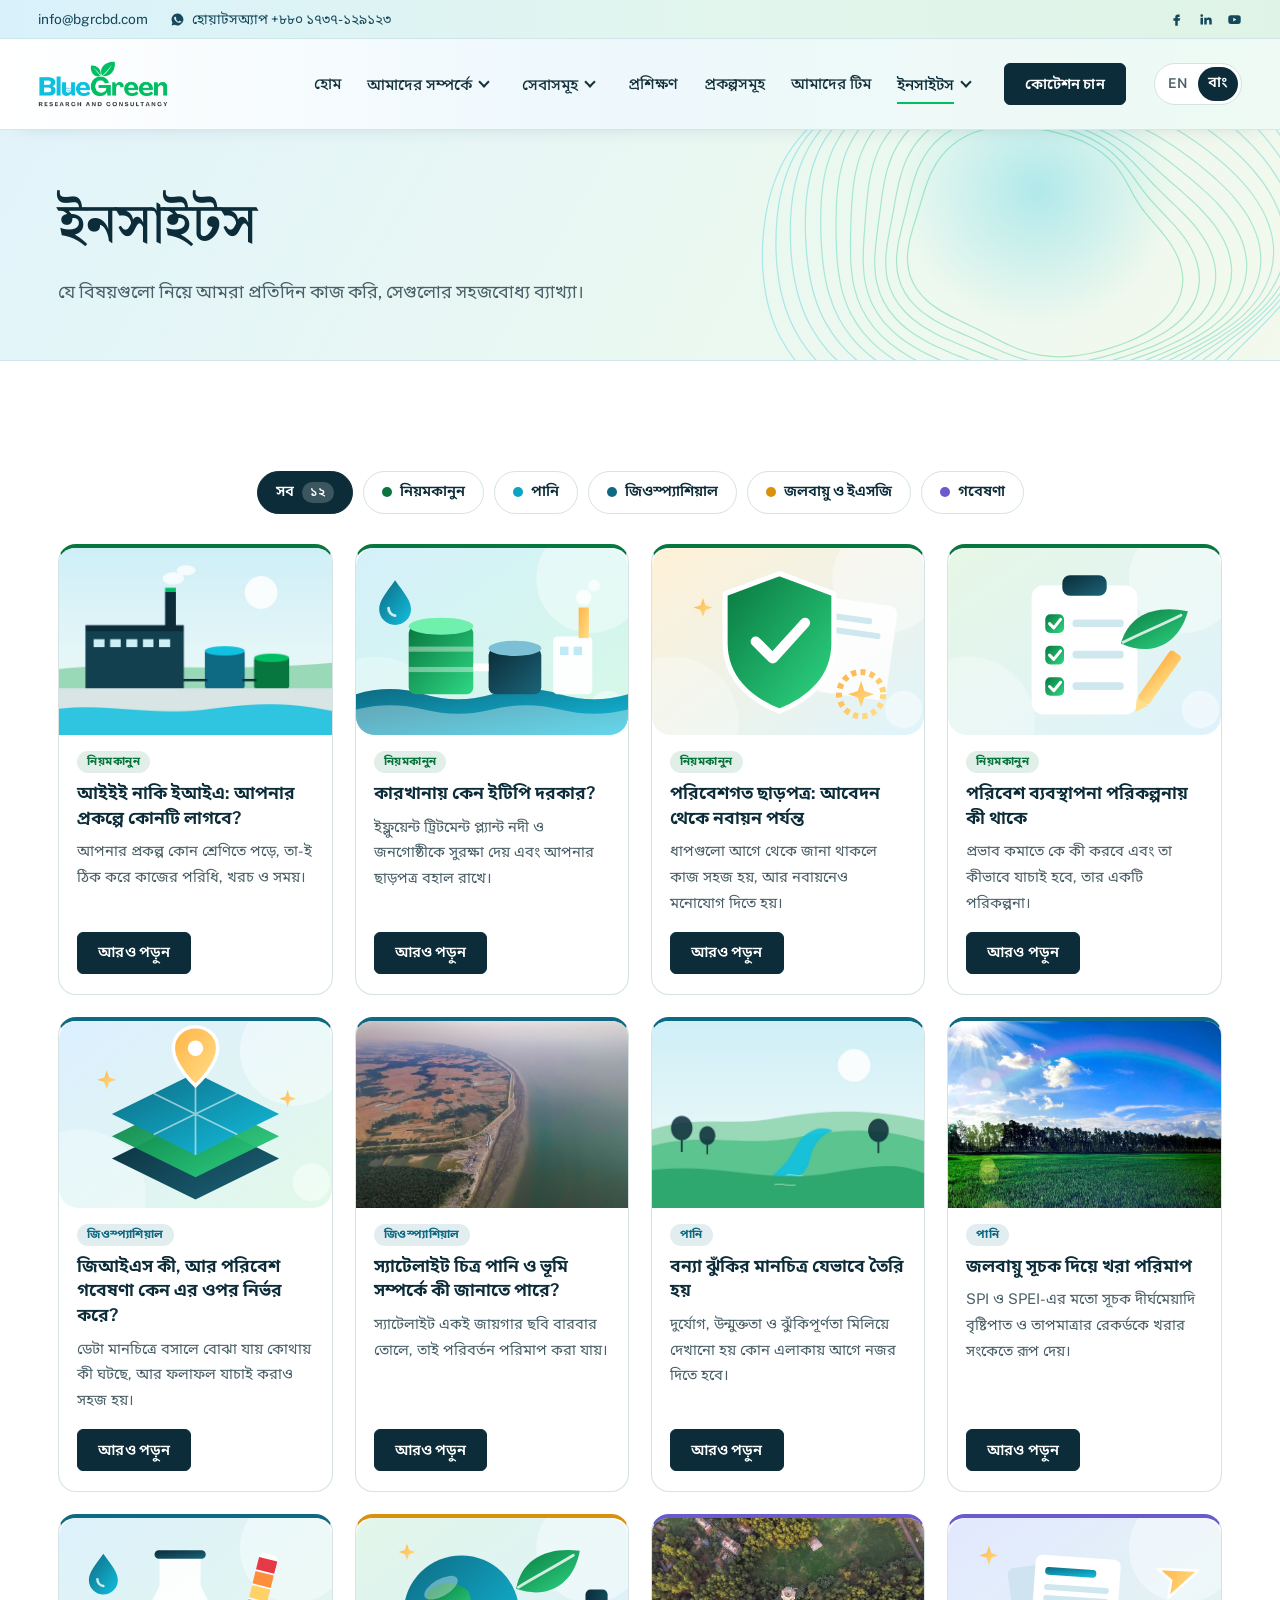
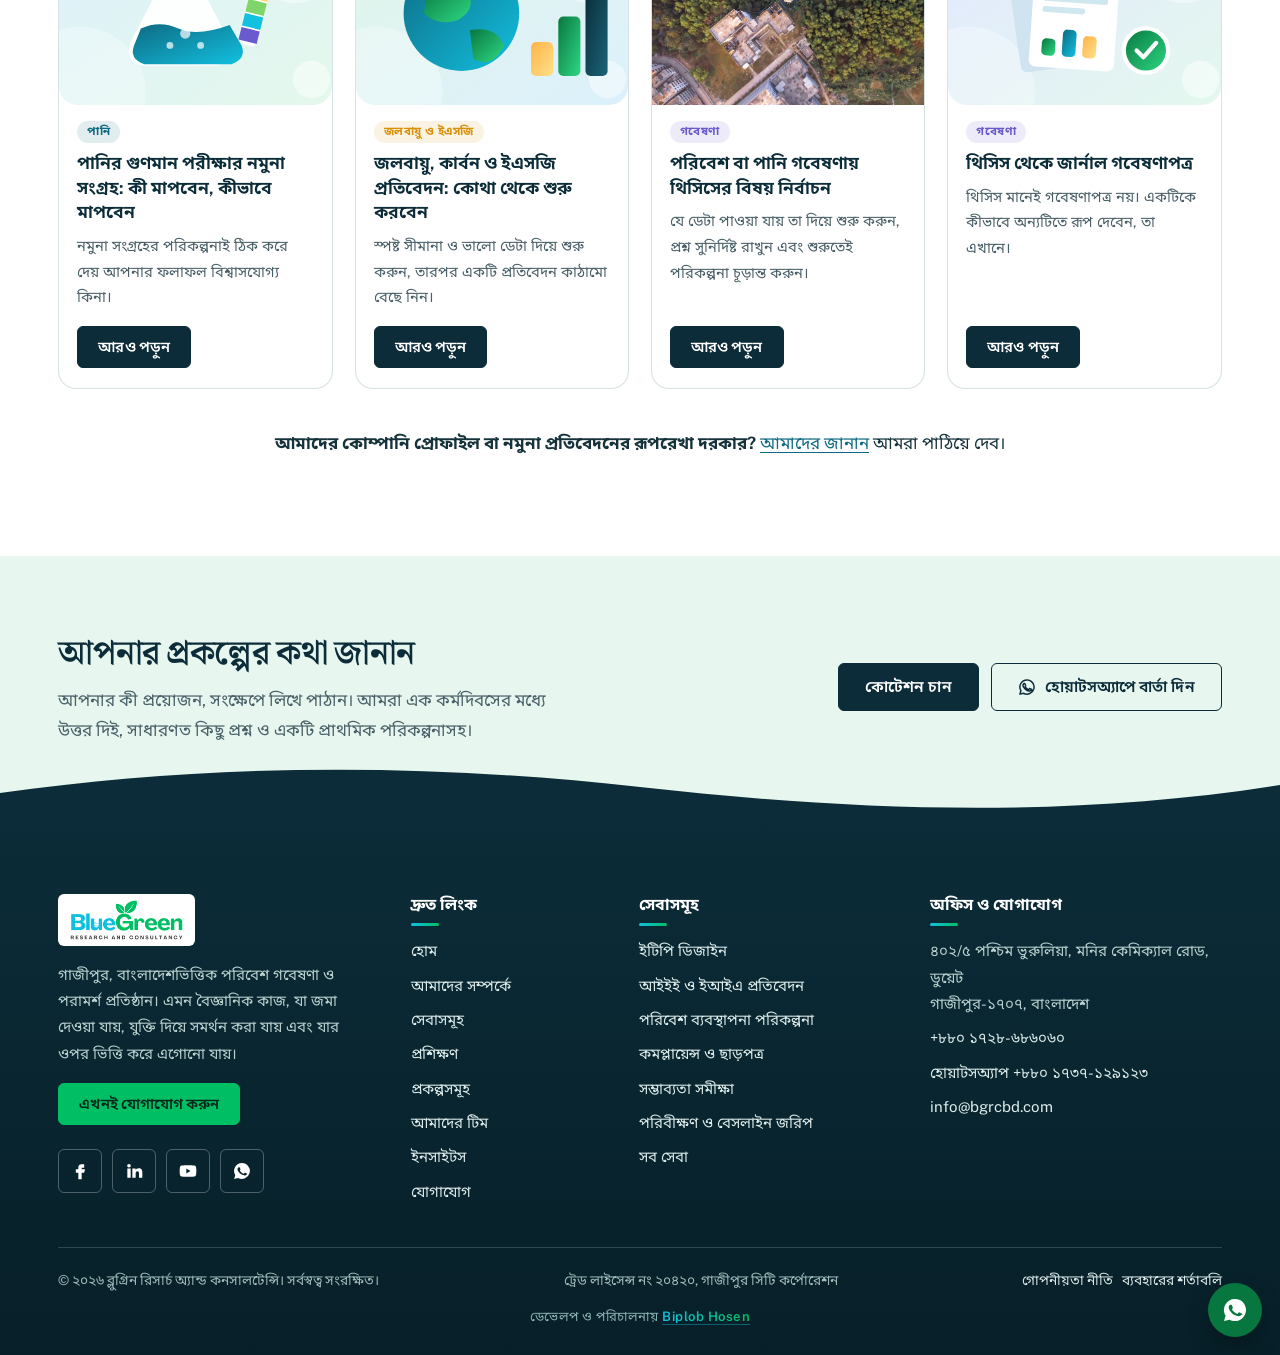
<file: bn/insights.html>
<!DOCTYPE html>
<html lang="bn"><head><meta charset="utf-8">
<meta name="viewport" content="width=device-width, initial-scale=1">
<title>ইনসাইটস | ব্লুগ্রিন রিসার্চ অ্যান্ড কনসালটেন্সি</title>
<meta name="description" content="ব্লুগ্রিনের সহজবোধ্য ব্যাখ্যা: আইইই ও ইআইএ, ইফ্লুয়েন্ট ট্রিটমেন্ট প্ল্যান্ট, পরিবেশগত ছাড়পত্র, জিআইএস, রিমোট সেন্সিং, বন্যা ও খরা, পানির গুণমান, ইএসজি এবং থিসিস গবেষণা।">
<meta name="theme-color" content="#0b2c38">
<meta property="og:type" content="website"><meta property="og:site_name" content="ব্লুগ্রিন রিসার্চ অ্যান্ড কনসালটেন্সি">
<meta property="og:title" content="ইনসাইটস | ব্লুগ্রিন রিসার্চ অ্যান্ড কনসালটেন্সি"><meta property="og:description" content="ব্লুগ্রিনের সহজবোধ্য ব্যাখ্যা: আইইই ও ইআইএ, ইফ্লুয়েন্ট ট্রিটমেন্ট প্ল্যান্ট, পরিবেশগত ছাড়পত্র, জিআইএস, রিমোট সেন্সিং, বন্যা ও খরা, পানির গুণমান, ইএসজি এবং থিসিস গবেষণা।"><meta property="og:image" content="https://www.bgrcbd.com/images/share.jpg"><meta property="og:url" content="https://www.bgrcbd.com/bn/insights"><meta property="og:locale" content="bn_BD"><meta name="twitter:card" content="summary_large_image"><meta name="twitter:image" content="https://www.bgrcbd.com/images/share.jpg">
<link rel="canonical" href="https://www.bgrcbd.com/bn/insights"><link rel="alternate" hreflang="en" href="https://www.bgrcbd.com/insights"><link rel="alternate" hreflang="bn" href="https://www.bgrcbd.com/bn/insights"><link rel="alternate" hreflang="x-default" href="https://www.bgrcbd.com/insights">
<link rel="icon" href="../favicon.png" sizes="48x48"><link rel="icon" href="../favicon-192.png" sizes="192x192" type="image/png"><link rel="apple-touch-icon" href="../apple-touch-icon.png">
<link rel="preconnect" href="https://fonts.googleapis.com"><link rel="preconnect" href="https://fonts.gstatic.com" crossorigin>
<link href="https://fonts.googleapis.com/css2?family=Public+Sans:wght@400;500;600;700&family=Source+Serif+4:opsz,wght@8..60,500;8..60,600&family=Noto+Sans+Bengali:wght@400;500;600;700&family=Noto+Serif+Bengali:wght@500;600&display=swap" rel="stylesheet">
<link rel="stylesheet" href="../style.css">
<script>document.documentElement.className+=" js"</script>
</head><body>
<a class="skip" href="#main">মূল বিষয়ে যান</a>
<div class="topbar"><div class="wrap topbar-in">
<div class="tb-left"><a href="mailto:info@bgrcbd.com">info@bgrcbd.com</a><a href="https://wa.me/8801737129123?text=Hello%20BlueGreen%2C%20I%20would%20like%20to%20discuss%20a%20project." rel="noopener"><svg viewBox="0 0 24 24" aria-hidden="true"><path d="M12 2.5a9.5 9.5 0 0 0-8.1 14.4L2.6 21.5l4.7-1.2A9.5 9.5 0 1 0 12 2.5zm5.3 13.6c-.2.6-1.300 1.200-1.800 1.200-.5.100-1 .2-3.200-.7-2.700-1.100-4.400-3.800-4.600-4-.1-.2-1.100-1.400-1.100-2.700s.7-1.900.9-2.200c.2-.3.500-.3.700-.3h.5c.2 0 .4 0 .6.500l.8 1.900c.1.200.1.400 0 .6l-.4.600c-.2.200-.3.400-.1.700.2.300.8 1.300 1.700 2.100 1.100 1 2.100 1.300 2.400 1.500.3.100.5.100.6-.1l.9-1c.2-.3.400-.2.700-.1l1.800.9c.3.100.5.200.5.300.1.200.1.800-.1 1.300z"/></svg>হোয়াটসঅ্যাপ +৮৮০ ১৭৩৭-১২৯১২৩</a></div>
<div class="tb-right"><a href="https://www.facebook.com/bluegreenrand" rel="noopener" aria-label="ফেসবুক"><svg viewBox="0 0 24 24" aria-hidden="true"><path d="M14 8h3V4h-3a4 4 0 0 0-4 4v2H7v4h3v8h4v-8h3l1-4h-4V8z"/></svg></a><a href="https://www.linkedin.com/company/bluegreen-research-and-consuntancy/" rel="noopener" aria-label="লিংকডইন"><svg viewBox="0 0 24 24" aria-hidden="true"><path d="M4 9h4v11H4zM6 3.5a2.2 2.2 0 1 1 0 4.4 2.2 2.2 0 0 1 0-4.4zM10 9h3.8v1.6c.6-1 1.9-1.9 3.8-1.9 4 0 4.4 2.6 4.4 6V20h-4v-4.8c0-1.3 0-2.9-1.8-2.9s-2.2 1.4-2.2 2.8V20h-4z"/></svg></a><a href="https://www.youtube.com/@BlueGreenResearchandConsultanc" rel="noopener" aria-label="ইউটিউব"><svg viewBox="0 0 24 24" aria-hidden="true"><path d="M21.6 7.2a2.5 2.5 0 0 0-1.8-1.8C18.2 5 12 5 12 5s-6.2 0-7.8.4A2.5 2.5 0 0 0 2.4 7.2C2 8.8 2 12 2 12s0 3.2.4 4.8a2.5 2.5 0 0 0 1.8 1.8C5.8 19 12 19 12 19s6.2 0 7.8-.4a2.5 2.5 0 0 0 1.8-1.8c.4-1.6.4-4.8.4-4.8s0-3.2-.4-4.8zM10 15V9l5 3z"/></svg></a></div>
</div></div>
<header class="site-header"><nav class="wrap nav" aria-label="প্রধান মেনু">
<a class="brand" href="./"><img src="../logo.png" width="130" height="46" alt="ব্লুগ্রিন রিসার্চ অ্যান্ড কনসালটেন্সি - হোম"></a>
<button class="nav-toggle" type="button" aria-expanded="false" aria-controls="menu"><span></span><span></span><span></span><span class="sr">মেনু</span></button>
<ul id="menu" class="menu"><li><a href="./">হোম</a></li><li class="has-sub"><a href="about">আমাদের সম্পর্কে</a><button class="sub-toggle" type="button" aria-expanded="false" aria-label="আমাদের সম্পর্কে মেনু খুলুন"></button><ul class="sub "><li><a href="about">আমরা কারা</a></li><li><a href="about#mission">লক্ষ্য ও মূল্যবোধ</a></li><li><a href="about#registration">নিবন্ধন</a></li></ul></li><li class="has-sub"><a href="services">সেবাসমূহ</a><button class="sub-toggle" type="button" aria-expanded="false" aria-label="সেবাসমূহ মেনু খুলুন"></button><div class="sub mega"><div class="mcol"><p class="mh">শিল্প কমপ্লায়েন্স</p><ul><li><a class="rich" href="services#etp"><span class="mi"><svg class="" viewBox="0 0 24 24" aria-hidden="true"><path d="M12 3C9 7.5 6 10.5 6 14a6 6 0 0 0 12 0c0-3.5-3-6.5-6-11z"/></svg></span><span class="mt"><b>ইটিপি ডিজাইন</b><small>পরিশোধিত বর্জ্যপানি, মানসম্মত নির্গমন</small></span></a></li><li><a class="rich" href="services#iee-eia"><span class="mi"><svg class="" viewBox="0 0 24 24" aria-hidden="true"><path d="M7 3h7l4 4v14H7z"/><path d="M14 3v4h4M10 12h5M10 16h5"/></svg></span><span class="mt"><b>আইইই ও ইআইএ প্রতিবেদন</b><small>পরিবেশগত ছাড়পত্রের জন্য প্রতিবেদন</small></span></a></li><li><a class="rich" href="services#emp"><span class="mi"><svg class="" viewBox="0 0 24 24" aria-hidden="true"><path d="M6 3h12v18H6z"/><path d="M9 8h6M9 12h6M9 16h3"/></svg></span><span class="mt"><b>পরিবেশ ব্যবস্থাপনা পরিকল্পনা</b><small>প্রভাব কমানো ও তদারকির পদক্ষেপ</small></span></a></li><li><a class="rich" href="services#compliance"><span class="mi"><svg class="" viewBox="0 0 24 24" aria-hidden="true"><path d="M12 3 5 6v5c0 5 3 8 7 10 4-2 7-5 7-10V6z"/><path d="m9 12 2 2 4-4"/></svg></span><span class="mt"><b>কমপ্লায়েন্স ও ছাড়পত্র</b><small>ছাড়পত্র, নবায়ন ও পরিদর্শন</small></span></a></li><li><a class="rich" href="services#waste-air"><span class="mi"><svg class="" viewBox="0 0 24 24" aria-hidden="true"><path d="M4 20h16V10l-5 3V9l-5 3V5L4 9z"/><path d="M8 20v-3M12 20v-3M16 20v-3"/></svg></span><span class="mt"><b>বর্জ্য ও বায়ু নির্গমন বিষয়ক পরামর্শ</b><small>কম বর্জ্য, পরিচ্ছন্ন নির্গমন</small></span></a></li></ul></div><div class="mcol"><p class="mh">পরিবেশ প্রকৌশল ও ডেটা</p><ul><li><a class="rich" href="services#feasibility"><span class="mi"><svg class="" viewBox="0 0 24 24" aria-hidden="true"><path d="M5 4h14v16H5z"/><path d="m8.5 11 2 2 4-4M8.5 17h7"/></svg></span><span class="mt"><b>সম্ভাব্যতা সমীক্ষা</b><small>বিনিয়োগের আগে প্রকল্প যাচাই করুন</small></span></a></li><li><a class="rich" href="services#monitoring"><span class="mi"><svg class="" viewBox="0 0 24 24" aria-hidden="true"><path d="M4 17a8 8 0 1 1 16 0"/><path d="m12 17 4-6"/><circle cx="12" cy="17" r="1"/></svg></span><span class="mt"><b>পরিবীক্ষণ ও বেসলাইন জরিপ</b><small>পানি, বায়ু, মাটি ও শব্দের ডেটা</small></span></a></li><li><a class="rich" href="services#gis"><span class="mi"><svg class="" viewBox="0 0 24 24" aria-hidden="true"><path d="m12 3 9 5-9 5-9-5z"/><path d="m3 13 9 5 9-5"/></svg></span><span class="mt"><b>জিআইএস ও রিমোট সেন্সিং</b><small>মানচিত্র ও স্যাটেলাইট বিশ্লেষণ</small></span></a></li><li><a class="rich" href="services#hydrology"><span class="mi"><svg class="" viewBox="0 0 24 24" aria-hidden="true"><path d="M3 9c2-2 4-2 6 0s4 2 6 0 4-2 6 0M3 15c2-2 4-2 6 0s4 2 6 0 4-2 6 0"/></svg></span><span class="mt"><b>হাইড্রোলজিক্যাল মডেলিং</b><small>বৃষ্টিপাত, পানিপ্রবাহ ও পানির ভারসাম্য</small></span></a></li><li><a class="rich" href="services#climate-esg"><span class="mi"><svg class="" viewBox="0 0 24 24" aria-hidden="true"><circle cx="12" cy="12" r="9"/><path d="M3 12h18M12 3c3 3 3 15 0 18M12 3c-3 3-3 15 0 18"/></svg></span><span class="mt"><b>জলবায়ু, কার্বন ও ইএসজি</b><small>ফুটপ্রিন্ট, ঝুঁকি ও টেকসইতা প্রতিবেদন</small></span></a></li></ul></div><div class="mcol"><p class="mh">প্রশিক্ষণ ও একাডেমিক সেবা</p><ul><li><a class="rich" href="services#training"><span class="mi"><svg class="" viewBox="0 0 24 24" aria-hidden="true"><path d="m2 9 10-5 10 5-10 5z"/><path d="M6 11.5V16c3 2.5 9 2.5 12 0v-4.5"/></svg></span><span class="mt"><b>জিআইএস ও আরএস প্রশিক্ষণ</b><small>জিআইএস ও রিমোট সেন্সিং কোর্স</small></span></a></li><li><a class="rich" href="services#thesis"><span class="mi"><svg class="" viewBox="0 0 24 24" aria-hidden="true"><path d="M4 5c3-1 6-1 8 1 2-2 5-2 8-1v13c-3-1-6-1-8 1-2-2-5-2-8-1z"/><path d="M12 6v13"/></svg></span><span class="mt"><b>থিসিস ও প্রকাশনা সহায়তা</b><small>বিষয় নির্বাচন থেকে প্রকাশিত গবেষণাপত্র পর্যন্ত</small></span></a></li></ul></div><a class="mega-all" href="services">সব সেবা দেখুন</a></div></li><li><a href="training">প্রশিক্ষণ</a></li><li><a href="projects">প্রকল্পসমূহ</a></li><li><a href="team">আমাদের টিম</a></li><li class="has-sub"><a href="insights" aria-current="page">ইনসাইটস</a><button class="sub-toggle" type="button" aria-expanded="false" aria-label="ইনসাইটস মেনু খুলুন"></button><ul class="sub right"><li><a href="insights#iee-eia">আইইই নাকি ইআইএ?</a></li><li><a href="insights#etp">কারখানায় কেন ইটিপি দরকার</a></li><li><a href="insights#gis">জিআইএস কী?</a></li><li><a href="insights#remote-sensing">স্যাটেলাইট চিত্রে পানি ও ভূমি</a></li><li><a href="insights#thesis">থিসিসের বিষয় নির্বাচন</a></li></ul></li><li><a class="btn btn-sm" href="contact">কোটেশন চান</a></li></ul>
<div class="lang-sw" role="group" aria-label="ভাষা"><a class="ls-en" href="../insights" lang="en" hreflang="en">EN</a><a class="ls-bn" href="insights" aria-current="true" lang="bn" hreflang="bn">বাং</a></div>
</nav></header>
<main id="main">
<div class="page-head"><div class="wrap"><h1>ইনসাইটস</h1><p class="lead">যে বিষয়গুলো নিয়ে আমরা প্রতিদিন কাজ করি, সেগুলোর সহজবোধ্য ব্যাখ্যা।</p></div></div>

<section><div class="wrap">
<h2 class="sr-only">সব ইনসাইটস</h2>
<div class="tabs" role="tablist" aria-label="ইনসাইটসের বিষয়"><button type="button" class="tab" role="tab" aria-selected="true" data-filter="all">সব <span class="n">১২</span></button><button type="button" class="tab" role="tab" aria-selected="false" data-filter="reg" data-cat="reg"><span class="dot"></span>নিয়মকানুন</button><button type="button" class="tab" role="tab" aria-selected="false" data-filter="water" data-cat="water"><span class="dot"></span>পানি</button><button type="button" class="tab" role="tab" aria-selected="false" data-filter="geo" data-cat="geo"><span class="dot"></span>জিওস্প্যাশিয়াল</button><button type="button" class="tab" role="tab" aria-selected="false" data-filter="clim" data-cat="clim"><span class="dot"></span>জলবায়ু ও ইএসজি</button><button type="button" class="tab" role="tab" aria-selected="false" data-filter="res" data-cat="res"><span class="dot"></span>গবেষণা</button></div>
<div class="course-grid"><article class="ccard" data-cat="reg" data-open="iee-eia"><div class="cart"><img src="../images/photo-industry.jpg" width="640" height="440" alt="" loading="lazy"></div><div class="cbody"><span class="cchip">নিয়মকানুন</span><h3>আইইই নাকি ইআইএ: আপনার প্রকল্পে কোনটি লাগবে?</h3><p>আপনার প্রকল্প কোন শ্রেণিতে পড়ে, তা-ই ঠিক করে কাজের পরিধি, খরচ ও সময়।</p><div class="cact"><button type="button" class="btn btn-sm" data-open="iee-eia">আরও পড়ুন</button></div></div></article><article class="ccard" data-cat="reg" data-open="etp"><div class="cart"><img src="../images/art/etp.svg" width="320" height="220" alt="" loading="lazy"></div><div class="cbody"><span class="cchip">নিয়মকানুন</span><h3>কারখানায় কেন ইটিপি দরকার?</h3><p>ইফ্লুয়েন্ট ট্রিটমেন্ট প্ল্যান্ট নদী ও জনগোষ্ঠীকে সুরক্ষা দেয় এবং আপনার ছাড়পত্র বহাল রাখে।</p><div class="cact"><button type="button" class="btn btn-sm" data-open="etp">আরও পড়ুন</button></div></div></article><article class="ccard" data-cat="reg" data-open="clearance"><div class="cart"><img src="../images/art/compliance.svg" width="320" height="220" alt="" loading="lazy"></div><div class="cbody"><span class="cchip">নিয়মকানুন</span><h3>পরিবেশগত ছাড়পত্র: আবেদন থেকে নবায়ন পর্যন্ত</h3><p>ধাপগুলো আগে থেকে জানা থাকলে কাজ সহজ হয়, আর নবায়নেও মনোযোগ দিতে হয়।</p><div class="cact"><button type="button" class="btn btn-sm" data-open="clearance">আরও পড়ুন</button></div></div></article><article class="ccard" data-cat="reg" data-open="emp"><div class="cart"><img src="../images/art/emp.svg" width="320" height="220" alt="" loading="lazy"></div><div class="cbody"><span class="cchip">নিয়মকানুন</span><h3>পরিবেশ ব্যবস্থাপনা পরিকল্পনায় কী থাকে</h3><p>প্রভাব কমাতে কে কী করবে এবং তা কীভাবে যাচাই হবে, তার একটি পরিকল্পনা।</p><div class="cact"><button type="button" class="btn btn-sm" data-open="emp">আরও পড়ুন</button></div></div></article><article class="ccard" data-cat="geo" data-open="gis"><div class="cart"><img src="../images/art/gis.svg" width="320" height="220" alt="" loading="lazy"></div><div class="cbody"><span class="cchip">জিওস্প্যাশিয়াল</span><h3>জিআইএস কী, আর পরিবেশ গবেষণা কেন এর ওপর নির্ভর করে?</h3><p>ডেটা মানচিত্রে বসালে বোঝা যায় কোথায় কী ঘটছে, আর ফলাফল যাচাই করাও সহজ হয়।</p><div class="cact"><button type="button" class="btn btn-sm" data-open="gis">আরও পড়ুন</button></div></div></article><article class="ccard" data-cat="geo" data-open="remote-sensing"><div class="cart"><img src="../images/aerial-coast.jpg" width="640" height="440" alt="" loading="lazy"></div><div class="cbody"><span class="cchip">জিওস্প্যাশিয়াল</span><h3>স্যাটেলাইট চিত্র পানি ও ভূমি সম্পর্কে কী জানাতে পারে?</h3><p>স্যাটেলাইট একই জায়গার ছবি বারবার তোলে, তাই পরিবর্তন পরিমাপ করা যায়।</p><div class="cact"><button type="button" class="btn btn-sm" data-open="remote-sensing">আরও পড়ুন</button></div></div></article><article class="ccard" data-cat="water" data-open="flood"><div class="cart"><img src="../images/photo-river.jpg" width="640" height="440" alt="" loading="lazy"></div><div class="cbody"><span class="cchip">পানি</span><h3>বন্যা ঝুঁকির মানচিত্র যেভাবে তৈরি হয়</h3><p>দুর্যোগ, উন্মুক্ততা ও ঝুঁকিপূর্ণতা মিলিয়ে দেখানো হয় কোন এলাকায় আগে নজর দিতে হবে।</p><div class="cact"><button type="button" class="btn btn-sm" data-open="flood">আরও পড়ুন</button></div></div></article><article class="ccard" data-cat="water" data-open="drought"><div class="cart"><img src="../images/landscape-field.jpg" width="640" height="440" alt="" loading="lazy"></div><div class="cbody"><span class="cchip">পানি</span><h3>জলবায়ু সূচক দিয়ে খরা পরিমাপ</h3><p>SPI ও SPEI-এর মতো সূচক দীর্ঘমেয়াদি বৃষ্টিপাত ও তাপমাত্রার রেকর্ডকে খরার সংকেতে রূপ দেয়।</p><div class="cact"><button type="button" class="btn btn-sm" data-open="drought">আরও পড়ুন</button></div></div></article><article class="ccard" data-cat="water" data-open="water-quality"><div class="cart"><img src="../images/art/c-water-quality.svg" width="320" height="220" alt="" loading="lazy"></div><div class="cbody"><span class="cchip">পানি</span><h3>পানির গুণমান পরীক্ষার নমুনা সংগ্রহ: কী মাপবেন, কীভাবে মাপবেন</h3><p>নমুনা সংগ্রহের পরিকল্পনাই ঠিক করে দেয় আপনার ফলাফল বিশ্বাসযোগ্য কিনা।</p><div class="cact"><button type="button" class="btn btn-sm" data-open="water-quality">আরও পড়ুন</button></div></div></article><article class="ccard" data-cat="clim" data-open="esg"><div class="cart"><img src="../images/art/climate-esg.svg" width="320" height="220" alt="" loading="lazy"></div><div class="cbody"><span class="cchip">জলবায়ু ও ইএসজি</span><h3>জলবায়ু, কার্বন ও ইএসজি প্রতিবেদন: কোথা থেকে শুরু করবেন</h3><p>স্পষ্ট সীমানা ও ভালো ডেটা দিয়ে শুরু করুন, তারপর একটি প্রতিবেদন কাঠামো বেছে নিন।</p><div class="cact"><button type="button" class="btn btn-sm" data-open="esg">আরও পড়ুন</button></div></div></article><article class="ccard" data-cat="res" data-open="thesis"><div class="cart"><img src="../images/aerial-campus.jpg" width="640" height="440" alt="" loading="lazy"></div><div class="cbody"><span class="cchip">গবেষণা</span><h3>পরিবেশ বা পানি গবেষণায় থিসিসের বিষয় নির্বাচন</h3><p>যে ডেটা পাওয়া যায় তা দিয়ে শুরু করুন, প্রশ্ন সুনির্দিষ্ট রাখুন এবং শুরুতেই পরিকল্পনা চূড়ান্ত করুন।</p><div class="cact"><button type="button" class="btn btn-sm" data-open="thesis">আরও পড়ুন</button></div></div></article><article class="ccard" data-cat="res" data-open="publication"><div class="cart"><img src="../images/art/c-publication.svg" width="320" height="220" alt="" loading="lazy"></div><div class="cbody"><span class="cchip">গবেষণা</span><h3>থিসিস থেকে জার্নাল গবেষণাপত্র</h3><p>থিসিস মানেই গবেষণাপত্র নয়। একটিকে কীভাবে অন্যটিতে রূপ দেবেন, তা এখানে।</p><div class="cact"><button type="button" class="btn btn-sm" data-open="publication">আরও পড়ুন</button></div></div></article></div>
<p class="note-line"><b>আমাদের কোম্পানি প্রোফাইল বা নমুনা প্রতিবেদনের রূপরেখা দরকার?</b> <a href="contact">আমাদের জানান</a> আমরা পাঠিয়ে দেব।</p>
</div></section><dialog class="mdl cdlg" id="iee-eia" data-cat="reg" aria-labelledby="t-iee-eia"><div class="mdl-head cat"><img class="mdl-art" src="../images/photo-industry.jpg" width="160" height="110" alt=""><div><span class="cchip light">নিয়মকানুন</span><h3 id="t-iee-eia">আইইই নাকি ইআইএ: আপনার প্রকল্পে কোনটি লাগবে?</h3><p class="role">ব্লুগ্রিন ইনসাইটস</p></div><button type="button" class="mdl-x" data-close aria-label="উইন্ডো বন্ধ করুন">&times;</button></div><div class="mdl-body"><p class="dlead">আপনার প্রকল্প কোন শ্রেণিতে পড়ে, তা-ই ঠিক করে কাজের পরিধি, খরচ ও সময়।</p><h4>এগুলো কী</h4><p>প্রাথমিক পরিবেশগত পরীক্ষা (আইইই) হলো মাঝারি প্রভাবের প্রকল্পের জন্য একটি সংক্ষিপ্ত সমীক্ষা। পরিবেশগত প্রভাব নিরূপণ (ইআইএ) হলো বেশি প্রভাবের প্রকল্পের জন্য একটি বিস্তারিত সমীক্ষা।</p><h4>কোনটি প্রয়োজন, তা কীভাবে ঠিক হয়</h4><p>পরিবেশ অধিদপ্তর আপনার প্রকল্পকে কোন শ্রেণিতে ফেলে, তার ওপর এটি নির্ভর করে। শ্রেণি নির্ধারিত হয় কার্যক্রমের ধরন ও আকার অনুযায়ী। নিশ্চিত না হলে কাজ শুরুর আগেই জেনে নিন, কারণ শ্রেণিই ঠিক করে কাজের পরিধি, খরচ ও সময়।</p><h4>একটি প্রতিবেদনে সাধারণত যা থাকে</h4><p>প্রকল্প ও তার সাইটের বিবরণ; বায়ু, পানি, শব্দ, মাটি ও প্রতিবেশের বেসলাইন ডেটা; সম্ভাব্য প্রভাব; সেগুলো কমানোর ব্যবস্থা; এবং একটি পরিবেশ ব্যবস্থাপনা পরিকল্পনা। ইআইএ আরও বিস্তারিত হয় এবং সাধারণত ক্ষতিগ্রস্ত হতে পারেন এমন মানুষের সাথে পরামর্শ সভা অন্তর্ভুক্ত থাকে।</p><h4>মূল বিষয়</h4><ul class="edu"><li>আগে শ্রেণি যাচাই করুন, তারপর সমীক্ষার পরিকল্পনা করুন</li><li>বেসলাইন ডেটা সংগ্রহে সময় লাগে, তাই আগেভাগে শুরু করুন</li><li>প্রতিবেদন অবশ্যই প্রকৃত সাইট ও প্রক্রিয়ার সাথে মিলতে হবে</li></ul><div class="btn-row"><a class="btn" href="contact?topic=iee">এ বিষয়ে আমাদের সাথে কথা বলুন</a><a class="btn btn-line" href="services">আমাদের সেবাসমূহ দেখুন</a></div></div></dialog><dialog class="mdl cdlg" id="etp" data-cat="reg" aria-labelledby="t-etp"><div class="mdl-head cat"><img class="mdl-art" src="../images/art/etp.svg" width="160" height="110" alt=""><div><span class="cchip light">নিয়মকানুন</span><h3 id="t-etp">কারখানায় কেন ইটিপি দরকার?</h3><p class="role">ব্লুগ্রিন ইনসাইটস</p></div><button type="button" class="mdl-x" data-close aria-label="উইন্ডো বন্ধ করুন">&times;</button></div><div class="mdl-body"><p class="dlead">ইফ্লুয়েন্ট ট্রিটমেন্ট প্ল্যান্ট নদী ও জনগোষ্ঠীকে সুরক্ষা দেয় এবং আপনার ছাড়পত্র বহাল রাখে।</p><h4>ইটিপি কী করে</h4><p>ইফ্লুয়েন্ট ট্রিটমেন্ট প্ল্যান্ট শিল্পের বর্জ্যপানি নির্গমনের আগে পরিশোধন করে। এটি নদী, মাটি ও আশপাশের জনগোষ্ঠীকে সুরক্ষা দেয়, আর পরিবেশগত ছাড়পত্র পাওয়া ও বহাল রাখার জন্য এটি বাধ্যতামূলক।</p><h4>কেন ডিজাইন শুরু হয় আপনার ইফ্লুয়েন্ট থেকে</h4><p>একটি ভালো ইটিপি ডিজাইন করা হয় আপনার কারখানা প্রকৃতপক্ষে যে বর্জ্যপানি তৈরি করে তার জন্য, কোনো গড়পড়তা হিসাবের জন্য নয়। তাই আমরা শুরু করি আপনার ইফ্লুয়েন্টের বৈশিষ্ট্য নিরূপণ দিয়ে: এর প্রবাহ, দূষণের মাত্রা এবং দিনের বিভিন্ন সময়ে দুটোই কীভাবে বদলায়।</p><h4>একটি ডিজাইনে যা পাবেন</h4><p>শোধন ইউনিট ও তাদের আকার, আপনার সাইটের উপযোগী লেআউট, কর্মীদের জন্য পরিচালনা নির্দেশিকা, এবং প্ল্যান্ট ঠিকমতো চলছে কিনা দেখানোর পরিবীক্ষণ ব্যবস্থা।</p><h4>মূল বিষয়</h4><ul class="edu"><li>অনুমান নয়, মাপা ইফ্লুয়েন্ট থেকে শুরু করুন</li><li>কর্মী প্রশিক্ষণ ও পরিবীক্ষণের পরিকল্পনা রাখুন</li><li>ঠিকমতো না চলা প্ল্যান্ট পরিদর্শনে অকৃতকার্য হতে পারে</li></ul><div class="btn-row"><a class="btn" href="contact?topic=etp">এ বিষয়ে আমাদের সাথে কথা বলুন</a><a class="btn btn-line" href="services">আমাদের সেবাসমূহ দেখুন</a></div></div></dialog><dialog class="mdl cdlg" id="clearance" data-cat="reg" aria-labelledby="t-clearance"><div class="mdl-head cat"><img class="mdl-art" src="../images/art/compliance.svg" width="160" height="110" alt=""><div><span class="cchip light">নিয়মকানুন</span><h3 id="t-clearance">পরিবেশগত ছাড়পত্র: আবেদন থেকে নবায়ন পর্যন্ত</h3><p class="role">ব্লুগ্রিন ইনসাইটস</p></div><button type="button" class="mdl-x" data-close aria-label="উইন্ডো বন্ধ করুন">&times;</button></div><div class="mdl-body"><p class="dlead">ধাপগুলো আগে থেকে জানা থাকলে কাজ সহজ হয়, আর নবায়নেও মনোযোগ দিতে হয়।</p><h4>সাধারণ ধাপগুলো</h4><p>আপনার প্রকল্পের শ্রেণি নিশ্চিত করুন, সাইট ও প্রক্রিয়ার বিবরণসহ আবেদন প্রস্তুত করুন, প্রয়োজন হলে আইইই বা ইআইএ সম্পন্ন করুন, পরিবেশ অধিদপ্তরে জমা দিন, পর্যালোচনা ও সাইট পরিদর্শনের জবাব দিন, তারপর ছাড়পত্র গ্রহণ করুন।</p><h4>ছাড়পত্র পাওয়ার পর</h4><p>ছাড়পত্র একবারের কাজ নয়। শর্তগুলো মেনে চলতে হয়, পরিবীক্ষণ চালু রাখতে হয় এবং সময়মতো সনদ নবায়ন করতে হয়। নবায়ন বাদ পড়লে কার্যক্রম বন্ধ হয়ে যেতে পারে।</p><h4>নিয়ম বদলায়</h4><p>শর্ত ও ফরম সময়ে সময়ে হালনাগাদ হয়। তাই পুরনো চেকলিস্টের ওপর নির্ভর না করে আমরা প্রতিটি ক্ষেত্রে বর্তমান শর্তাবলি যাচাই করি।</p><h4>মূল বিষয়</h4><ul class="edu"><li>নবায়নের তারিখগুলোর একটি ক্যালেন্ডার রাখুন</li><li>পরিবীক্ষণের রেকর্ড পরিদর্শনের জন্য প্রস্তুত রাখুন</li><li>বর্তমান শর্তাবলি যাচাই করতে আমাদের বলুন</li></ul><div class="btn-row"><a class="btn" href="contact?topic=other">এ বিষয়ে আমাদের সাথে কথা বলুন</a><a class="btn btn-line" href="services">আমাদের সেবাসমূহ দেখুন</a></div></div></dialog><dialog class="mdl cdlg" id="emp" data-cat="reg" aria-labelledby="t-emp"><div class="mdl-head cat"><img class="mdl-art" src="../images/art/emp.svg" width="160" height="110" alt=""><div><span class="cchip light">নিয়মকানুন</span><h3 id="t-emp">পরিবেশ ব্যবস্থাপনা পরিকল্পনায় কী থাকে</h3><p class="role">ব্লুগ্রিন ইনসাইটস</p></div><button type="button" class="mdl-x" data-close aria-label="উইন্ডো বন্ধ করুন">&times;</button></div><div class="mdl-body"><p class="dlead">প্রভাব কমাতে কে কী করবে এবং তা কীভাবে যাচাই হবে, তার একটি পরিকল্পনা।</p><h4>উদ্দেশ্য</h4><p>পরিবেশ ব্যবস্থাপনা পরিকল্পনা (ইএমপি) একটি মূল্যায়নের ফলাফলকে কার্যকর পদক্ষেপে রূপ দেয়। এতে বলা থাকে প্রতিটি প্রভাব এড়াতে বা কমাতে কী করা হবে, কে দায়িত্বে থাকবেন, কখন এবং কত খরচে।</p><h4>প্রধান অংশগুলো</h4><p>প্রতিটি প্রভাবের জন্য প্রশমন ব্যবস্থা, প্যারামিটার ও পুনরাবৃত্তিসহ পরিবীক্ষণ পরিকল্পনা, দায়িত্ব ও ভূমিকা, জরুরি সাড়াদানের রূপরেখা এবং বাজেট।</p><h4>কীসে এটি কার্যকর হয়</h4><p>এমন পদক্ষেপ যা সাইটের টিম সত্যিই বাস্তবায়ন করতে পারে, যার স্পষ্ট দায়িত্বপ্রাপ্ত ব্যক্তি ও তারিখ আছে, আর এমন সহজ পরিবীক্ষণ যা নিয়মিত চালিয়ে যাওয়া যায়।</p><h4>মূল বিষয়</h4><ul class="edu"><li>একটি পদক্ষেপ, একজন দায়িত্বপ্রাপ্ত, একটি তারিখ</li><li>পরিবীক্ষণ যেন সহজে বারবার করা যায়</li><li>কার্যক্রম বদলালে পরিকল্পনা পর্যালোচনা করুন</li></ul><div class="btn-row"><a class="btn" href="contact?topic=other">এ বিষয়ে আমাদের সাথে কথা বলুন</a><a class="btn btn-line" href="services">আমাদের সেবাসমূহ দেখুন</a></div></div></dialog><dialog class="mdl cdlg" id="gis" data-cat="geo" aria-labelledby="t-gis"><div class="mdl-head cat"><img class="mdl-art" src="../images/art/gis.svg" width="160" height="110" alt=""><div><span class="cchip light">জিওস্প্যাশিয়াল</span><h3 id="t-gis">জিআইএস কী, আর পরিবেশ গবেষণা কেন এর ওপর নির্ভর করে?</h3><p class="role">ব্লুগ্রিন ইনসাইটস</p></div><button type="button" class="mdl-x" data-close aria-label="উইন্ডো বন্ধ করুন">&times;</button></div><div class="mdl-body"><p class="dlead">ডেটা মানচিত্রে বসালে বোঝা যায় কোথায় কী ঘটছে, আর ফলাফল যাচাই করাও সহজ হয়।</p><h4>জিআইএস কী করে</h4><p>জিআইএস (ভৌগোলিক তথ্য ব্যবস্থা) দিয়ে ডেটা মানচিত্রে বসানো যায় এবং স্থানভিত্তিক বিশ্লেষণ করা যায়। পরিবেশ বিষয়ক কাজে এটি এমন প্রশ্নের উত্তর দেয়: কোন এলাকা প্লাবিত হয়, কোথায় ভূমি ব্যবহার বদলাচ্ছে, বা প্ল্যান্টের জন্য কোন সাইট উপযুক্ত।</p><h4>প্রতিবেদনে কেন এটি সহায়ক</h4><p>প্রতিটি ফলাফল একটি নির্দিষ্ট স্থানের সাথে যুক্ত থাকে, তাই নিয়ন্ত্রক সংস্থা, দাতা বা স্থানীয় জনগোষ্ঠীর পক্ষে মানচিত্র দেখে ফলাফল যাচাই করা সহজ হয়।</p><h4>সাধারণ আউটপুট</h4><p>সাইট ও ভূমি ব্যবহারের মানচিত্র, উপযুক্ততা ও ঝুঁকির মানচিত্র, স্যাটেলাইট চিত্র থেকে পরিবর্তনের মানচিত্র, আর প্রতিবেদন ও উপস্থাপনার জন্য স্পষ্ট চিত্র।</p><h4>মূল বিষয়</h4><ul class="edu"><li>প্রতিটি ফলাফল একটি স্থানের সাথে যুক্ত</li><li>মানচিত্রে ফলাফল যাচাই করা সহজ হয়</li><li>জটিল টুলের চেয়ে ভালো ডেটা বেশি গুরুত্বপূর্ণ</li></ul><div class="btn-row"><a class="btn" href="contact?topic=gis">এ বিষয়ে আমাদের সাথে কথা বলুন</a><a class="btn btn-line" href="services">আমাদের সেবাসমূহ দেখুন</a></div></div></dialog><dialog class="mdl cdlg" id="remote-sensing" data-cat="geo" aria-labelledby="t-remote-sensing"><div class="mdl-head cat"><img class="mdl-art" src="../images/aerial-coast.jpg" width="160" height="110" alt=""><div><span class="cchip light">জিওস্প্যাশিয়াল</span><h3 id="t-remote-sensing">স্যাটেলাইট চিত্র পানি ও ভূমি সম্পর্কে কী জানাতে পারে?</h3><p class="role">ব্লুগ্রিন ইনসাইটস</p></div><button type="button" class="mdl-x" data-close aria-label="উইন্ডো বন্ধ করুন">&times;</button></div><div class="mdl-body"><p class="dlead">স্যাটেলাইট একই জায়গার ছবি বারবার তোলে, তাই পরিবর্তন পরিমাপ করা যায়।</p><h4>ছবিগুলো যা দেখায়</h4><p>স্যাটেলাইট একই জায়গার ছবি বারবার তোলে। সেই ছবি থেকে আমরা ভূমি আচ্ছাদনের মানচিত্র তৈরি করতে, নদী ও জলাভূমির পরিবর্তন অনুসরণ করতে এবং উদ্ভিদের অবস্থা ও খরা নিরূপণ করতে পারি।</p><h4>কোথায় এটি কাজে লাগে</h4><p>বহু বছর ধরে উপকূলরেখা ও নদীর পরিবর্তন, ফসল ও উদ্ভিদের অবস্থা, নগরায়ণ, বন্যার বিস্তার এবং জলাশয়।</p><h4>এর সীমাবদ্ধতা</h4><p>রিমোট সেন্সিং মাঠপর্যায়ের কাজের বিকল্প নয়। এটি বলে দেয় কোথায় দেখতে হবে, আর মাঠের কাজ বলে দেয় আপনি আসলে কী দেখছেন।</p><h4>মূল বিষয়</h4><ul class="edu"><li>কোথায় জরিপ করবেন তা ঠিক করতে ছবি ব্যবহার করুন</li><li>বিভিন্ন বছরের একই ঋতুর ছবি তুলনা করুন</li><li>মাঠের ডেটার সাথে ফলাফল মিলিয়ে দেখুন</li></ul><div class="btn-row"><a class="btn" href="contact?topic=gis">এ বিষয়ে আমাদের সাথে কথা বলুন</a><a class="btn btn-line" href="services">আমাদের সেবাসমূহ দেখুন</a></div></div></dialog><dialog class="mdl cdlg" id="flood" data-cat="water" aria-labelledby="t-flood"><div class="mdl-head cat"><img class="mdl-art" src="../images/photo-river.jpg" width="160" height="110" alt=""><div><span class="cchip light">পানি</span><h3 id="t-flood">বন্যা ঝুঁকির মানচিত্র যেভাবে তৈরি হয়</h3><p class="role">ব্লুগ্রিন ইনসাইটস</p></div><button type="button" class="mdl-x" data-close aria-label="উইন্ডো বন্ধ করুন">&times;</button></div><div class="mdl-body"><p class="dlead">দুর্যোগ, উন্মুক্ততা ও ঝুঁকিপূর্ণতা মিলিয়ে দেখানো হয় কোন এলাকায় আগে নজর দিতে হবে।</p><h4>তিনটি উপাদান</h4><p>বন্যা ঝুঁকির মানচিত্রে সাধারণত তিনটি বিষয় মেলানো হয়: বন্যা কতটা সম্ভাব্য ও কতটা গভীর (দুর্যোগ), প্লাবন এলাকায় কী আছে (উন্মুক্ততা), আর মানুষ ও সম্পদ কতটা সামলে উঠতে পারে (ঝুঁকিপূর্ণতা)।</p><h4>পদ্ধতি</h4><p>হাইড্রোলজিক্যাল ও হাইড্রোলিক মডেল পানির চলাচল অনুকরণ করে। যেখানে ডেটা সীমিত, সেখানে অ্যানালিটিক হায়ারার্কি প্রসেস (AHP)-এর মতো বহু-মানদণ্ড পদ্ধতিতে উচ্চতা, বৃষ্টিপাত, ভূমি ব্যবহার ও নদী থেকে দূরত্বের মতো বিষয় মিলিয়ে একটি মানচিত্র তৈরি করা হয়।</p><h4>মানচিত্রের ব্যবহার</h4><p>এর ফলে পরিকল্পনাবিদরা ঠিক করতে পারেন কোথায় নির্মাণ করবেন, কোথায় সুরক্ষা দেবেন এবং কোন জনগোষ্ঠীকে আগে প্রস্তুত করবেন।</p><h4>মূল বিষয়</h4><ul class="edu"><li>মানচিত্র কী দেখায় আর কী দেখায় না, তা স্পষ্ট করে বলুন</li><li>অতীতের বন্যার সাথে মডেল মিলিয়ে দেখুন</li><li>মানুষ ব্যবহার করতে পারে এমনভাবে মানচিত্র শেয়ার করুন</li></ul><div class="btn-row"><a class="btn" href="contact?topic=hydrology">এ বিষয়ে আমাদের সাথে কথা বলুন</a><a class="btn btn-line" href="services">আমাদের সেবাসমূহ দেখুন</a></div></div></dialog><dialog class="mdl cdlg" id="drought" data-cat="water" aria-labelledby="t-drought"><div class="mdl-head cat"><img class="mdl-art" src="../images/landscape-field.jpg" width="160" height="110" alt=""><div><span class="cchip light">পানি</span><h3 id="t-drought">জলবায়ু সূচক দিয়ে খরা পরিমাপ</h3><p class="role">ব্লুগ্রিন ইনসাইটস</p></div><button type="button" class="mdl-x" data-close aria-label="উইন্ডো বন্ধ করুন">&times;</button></div><div class="mdl-body"><p class="dlead">SPI ও SPEI-এর মতো সূচক দীর্ঘমেয়াদি বৃষ্টিপাত ও তাপমাত্রার রেকর্ডকে খরার সংকেতে রূপ দেয়।</p><h4>কেন সূচক ব্যবহার করবেন</h4><p>খরা মানে শুধু কম বৃষ্টি নয়। স্ট্যান্ডার্ডাইজড প্রেসিপিটেশন ইনডেক্স (SPI) ও স্ট্যান্ডার্ডাইজড প্রেসিপিটেশন-ইভাপোট্রান্সপিরেশন ইনডেক্স (SPEI)-এর মতো সূচক বর্তমান অবস্থাকে দীর্ঘমেয়াদি রেকর্ডের সাথে তুলনা করে, ফলে বিভিন্ন জায়গার শুষ্ক ও আর্দ্র সময় পাশাপাশি তুলনা করা যায়।</p><h4>SPEI বাড়তি যা দেয়</h4><p>SPEI তাপমাত্রাকেও বিবেচনায় নেয়, তাই এটি বৃষ্টিপাতের পাশাপাশি উষ্ণ হয়ে ওঠা জলবায়ুতে পানির চাহিদার ওপর প্রভাবও তুলে ধরে।</p><h4>এ দিয়ে কী করা যায়</h4><p>কত ঘন ঘন ও কত তীব্রভাবে খরা হয়েছে তা বের করা, কোথায় সবচেয়ে বেশি হয়েছে তার মানচিত্র তৈরি, এবং কয়েক দশকের প্রবণতা খোঁজা।</p><h4>মূল বিষয়</h4><ul class="edu"><li>দীর্ঘ ও সামঞ্জস্যপূর্ণ রেকর্ড ব্যবহার করুন</li><li>প্রশ্নের সাথে মিলিয়ে সময়ের মাপকাঠি বেছে নিন</li><li>স্টেশন ও ডেটার ফাঁক যাচাই করুন</li></ul><div class="btn-row"><a class="btn" href="contact?topic=hydrology">এ বিষয়ে আমাদের সাথে কথা বলুন</a><a class="btn btn-line" href="services">আমাদের সেবাসমূহ দেখুন</a></div></div></dialog><dialog class="mdl cdlg" id="water-quality" data-cat="water" aria-labelledby="t-water-quality"><div class="mdl-head cat"><img class="mdl-art" src="../images/art/c-water-quality.svg" width="160" height="110" alt=""><div><span class="cchip light">পানি</span><h3 id="t-water-quality">পানির গুণমান পরীক্ষার নমুনা সংগ্রহ: কী মাপবেন, কীভাবে মাপবেন</h3><p class="role">ব্লুগ্রিন ইনসাইটস</p></div><button type="button" class="mdl-x" data-close aria-label="উইন্ডো বন্ধ করুন">&times;</button></div><div class="mdl-body"><p class="dlead">নমুনা সংগ্রহের পরিকল্পনাই ঠিক করে দেয় আপনার ফলাফল বিশ্বাসযোগ্য কিনা।</p><h4>পরিকল্পনা দিয়ে শুরু করুন</h4><p>মাঠে যাওয়ার আগে উদ্দেশ্য, নমুনা সংগ্রহের স্থান, প্যারামিটার ও কতবার সংগ্রহ করবেন তা ঠিক করুন। আপনাকে যে প্রশ্নের উত্তর দিতে হবে, পরিকল্পনা যেন তার সাথে মেলে।</p><h4>সাধারণ প্যারামিটার</h4><p>pH, তাপমাত্রা, দ্রবীভূত অক্সিজেন, ঘোলাত্ব, মোট ভাসমান ও দ্রবীভূত কঠিন পদার্থ, BOD, COD, পুষ্টি উপাদান এবং প্রাসঙ্গিক ক্ষেত্রে ধাতু। কিছু মাঠেই মাপা হয়, বাকিগুলো ল্যাবরেটরিতে।</p><h4>নির্ভরযোগ্য ফলাফল পেতে</h4><p>পরিষ্কার পাত্র ব্যবহার করুন, নমুনা সঠিকভাবে সংরক্ষণ ও লেবেল করুন, ঠান্ডা রাখুন এবং সময়মতো ল্যাবরেটরিতে পৌঁছান। প্রতিটি স্থানে যা দেখেছেন তা লিখে রাখুন।</p><h4>মূল বিষয়</h4><ul class="edu"><li>নমুনা সংগ্রহের আগে পরিকল্পনা লিখুন</li><li>অস্থিতিশীল প্যারামিটার মাঠেই মাপুন</li><li>ফলাফল প্রাসঙ্গিক মানমাত্রার সাথে তুলনা করুন</li></ul><div class="btn-row"><a class="btn" href="contact?topic=other">এ বিষয়ে আমাদের সাথে কথা বলুন</a><a class="btn btn-line" href="services">আমাদের সেবাসমূহ দেখুন</a></div></div></dialog><dialog class="mdl cdlg" id="esg" data-cat="clim" aria-labelledby="t-esg"><div class="mdl-head cat"><img class="mdl-art" src="../images/art/climate-esg.svg" width="160" height="110" alt=""><div><span class="cchip light">জলবায়ু ও ইএসজি</span><h3 id="t-esg">জলবায়ু, কার্বন ও ইএসজি প্রতিবেদন: কোথা থেকে শুরু করবেন</h3><p class="role">ব্লুগ্রিন ইনসাইটস</p></div><button type="button" class="mdl-x" data-close aria-label="উইন্ডো বন্ধ করুন">&times;</button></div><div class="mdl-body"><p class="dlead">স্পষ্ট সীমানা ও ভালো ডেটা দিয়ে শুরু করুন, তারপর একটি প্রতিবেদন কাঠামো বেছে নিন।</p><h4>সীমানা নির্ধারণ করুন</h4><p>প্রতিবেদনে কোন সাইট, কার্যক্রম ও বছর অন্তর্ভুক্ত থাকবে তা ঠিক করুন। স্পষ্ট সীমানা থাকলে বছরের পর বছর সংখ্যাগুলো তুলনা করা যায়।</p><h4>নির্গমন হিসাব করুন</h4><p>কার্বন হিসাবে সাধারণত নির্গমনকে তিন ভাগে ভাগ করা হয়: স্কোপ ১ (প্রত্যক্ষ, যেমন সাইটে পোড়ানো জ্বালানি), স্কোপ ২ (কেনা বিদ্যুৎ) এবং স্কোপ ৩ (অন্যান্য পরোক্ষ উৎস, যেমন পরিবহন ও কেনা পণ্য)।</p><h4>একটি কাঠামো বেছে নিন</h4><p>ক্রেতা, দাতা ও ঋণদাতারা প্রায়ই স্বীকৃত কাঠামো চান, যেমন নির্গমনের জন্য GHG প্রোটোকল বা বৃহত্তর টেকসইতা প্রতিবেদনের জন্য GRI। প্রতিবেদনটি কারা পড়বেন জানালে আমরা একটি কাঠামো প্রস্তাব করতে পারি।</p><h4>মূল বিষয়</h4><ul class="edu"><li>স্কোপ ১ ও ২ দিয়ে শুরু করুন</li><li>ডেটার উৎসের রেকর্ড রাখুন</li><li>প্রতি বছর একই পদ্ধতিতে প্রতিবেদন দিন</li></ul><div class="btn-row"><a class="btn" href="contact?topic=other">এ বিষয়ে আমাদের সাথে কথা বলুন</a><a class="btn btn-line" href="services">আমাদের সেবাসমূহ দেখুন</a></div></div></dialog><dialog class="mdl cdlg" id="thesis" data-cat="res" aria-labelledby="t-thesis"><div class="mdl-head cat"><img class="mdl-art" src="../images/aerial-campus.jpg" width="160" height="110" alt=""><div><span class="cchip light">গবেষণা</span><h3 id="t-thesis">পরিবেশ বা পানি গবেষণায় থিসিসের বিষয় নির্বাচন</h3><p class="role">ব্লুগ্রিন ইনসাইটস</p></div><button type="button" class="mdl-x" data-close aria-label="উইন্ডো বন্ধ করুন">&times;</button></div><div class="mdl-body"><p class="dlead">যে ডেটা পাওয়া যায় তা দিয়ে শুরু করুন, প্রশ্ন সুনির্দিষ্ট রাখুন এবং শুরুতেই পরিকল্পনা চূড়ান্ত করুন।</p><h4>ডেটা দিয়ে শুরু করুন</h4><p>একটি বিষয় ততটাই ভালো, যতটা ভালো তার পেছনের ডেটা। তাই চূড়ান্ত করার আগে ডেটা পাওয়া যাবে কিনা যাচাই করুন। উন্মুক্ত স্যাটেলাইট ও জলবায়ু ডেটাসেট, সরকারি রেকর্ড এবং নিজের মাঠের ডেটা সাধারণ উৎস।</p><h4>প্রশ্ন সুনির্দিষ্ট রাখুন</h4><p>ব্যাখ্যা করতে পারেন এমন পদ্ধতিসহ একটি সুনির্দিষ্ট প্রশ্ন, শেষ করতে পারবেন না এমন বিস্তৃত প্রশ্নের চেয়ে ভালো। শুরুতেই তত্ত্বাবধায়কের সাথে পরিকল্পনা চূড়ান্ত করুন।</p><h4>দ্বিতীয় মতামত নিন</h4><p>কোনো বিষয়ে দ্বিতীয় মতামত চাইলে আমাদের টিম আলোচনা করতে আগ্রহী।</p><h4>মূল বিষয়</h4><ul class="edu"><li>আগে ডেটা যাচাই করুন</li><li>ব্যাখ্যা করতে পারেন এমন পদ্ধতি বেছে নিন</li><li>তত্ত্বাবধায়কের সাথে পরিকল্পনা চূড়ান্ত করুন</li></ul><div class="btn-row"><a class="btn" href="contact?topic=thesis">এ বিষয়ে আমাদের সাথে কথা বলুন</a><a class="btn btn-line" href="services">আমাদের সেবাসমূহ দেখুন</a></div></div></dialog><dialog class="mdl cdlg" id="publication" data-cat="res" aria-labelledby="t-publication"><div class="mdl-head cat"><img class="mdl-art" src="../images/art/c-publication.svg" width="160" height="110" alt=""><div><span class="cchip light">গবেষণা</span><h3 id="t-publication">থিসিস থেকে জার্নাল গবেষণাপত্র</h3><p class="role">ব্লুগ্রিন ইনসাইটস</p></div><button type="button" class="mdl-x" data-close aria-label="উইন্ডো বন্ধ করুন">&times;</button></div><div class="mdl-body"><p class="dlead">থিসিস মানেই গবেষণাপত্র নয়। একটিকে কীভাবে অন্যটিতে রূপ দেবেন, তা এখানে।</p><h4>গবেষণাপত্র বেছে নিন</h4><p>একটি থিসিসে কয়েকটি ফলাফল থাকে। যেটি একটি পূর্ণাঙ্গ গল্প বলে, সেটি বেছে নিয়ে আগে লিখুন।</p><h4>জার্নালের সাথে মিলিয়ে নিন</h4><p>জার্নালের লক্ষ্য ও পরিধি এবং সাম্প্রতিক কয়েকটি গবেষণাপত্র পড়ুন। দৈর্ঘ্য, কাঠামো ও রেফারেন্সের ধরন মিলিয়ে নিন, আর স্পষ্ট চিত্র প্রস্তুত করুন।</p><h4>সংশোধনের প্রস্তুতি রাখুন</h4><p>পর্যালোচকরা প্রায় সবসময় পরিবর্তন চান। প্রতিটি মন্তব্যের ভদ্র ও সুনির্দিষ্ট উত্তর দিন, আর কী বদলেছেন তা দেখান।</p><h4>মূল বিষয়</h4><ul class="edu"><li>একটি গবেষণাপত্র, একটি স্পষ্ট বার্তা</li><li>লেখার আগে জার্নাল বেছে নিন</li><li>পর্যালোচনাকে প্রত্যাখ্যান নয়, সহায়তা হিসেবে নিন</li></ul><div class="btn-row"><a class="btn" href="contact?topic=thesis">এ বিষয়ে আমাদের সাথে কথা বলুন</a><a class="btn btn-line" href="services">আমাদের সেবাসমূহ দেখুন</a></div></div></dialog>
<section class="cta"><div class="wrap cta-in"><div><h2>আপনার প্রকল্পের কথা জানান</h2><p>আপনার কী প্রয়োজন, সংক্ষেপে লিখে পাঠান। আমরা এক কর্মদিবসের মধ্যে উত্তর দিই, সাধারণত কিছু প্রশ্ন ও একটি প্রাথমিক পরিকল্পনাসহ।</p></div>
<div class="btn-row"><a class="btn" href="contact">কোটেশন চান</a><a class="btn btn-line" href="https://wa.me/8801737129123?text=Hello%20BlueGreen%2C%20I%20would%20like%20to%20discuss%20a%20project." rel="noopener"><svg viewBox="0 0 24 24" aria-hidden="true"><path d="M12 2.5a9.5 9.5 0 0 0-8.1 14.4L2.6 21.5l4.7-1.2A9.5 9.5 0 1 0 12 2.5zm5.3 13.6c-.2.6-1.300 1.200-1.800 1.200-.5.100-1 .2-3.200-.7-2.700-1.100-4.400-3.800-4.600-4-.1-.2-1.100-1.400-1.100-2.700s.7-1.900.9-2.200c.2-.3.500-.3.700-.3h.5c.2 0 .4 0 .6.500l.8 1.900c.1.200.1.400 0 .6l-.4.600c-.2.200-.3.400-.1.700.2.300.8 1.300 1.700 2.100 1.100 1 2.100 1.300 2.400 1.500.3.100.5.100.6-.1l.9-1c.2-.3.400-.2.700-.1l1.800.9c.3.100.5.200.5.300.1.200.1.800-.1 1.300z"/></svg>হোয়াটসঅ্যাপে বার্তা দিন</a></div></div></section>
</main>
<footer class="wtop" style="--bg:var(--ink)"><div class="wrap">
<div class="foot-grid">
<div><a class="brand-box" href="./"><img src="../logo.png" width="113" height="40" alt="ব্লুগ্রিন রিসার্চ অ্যান্ড কনসালটেন্সি"></a>
<p>গাজীপুর, বাংলাদেশভিত্তিক পরিবেশ গবেষণা ও পরামর্শ প্রতিষ্ঠান। এমন বৈজ্ঞানিক কাজ, যা জমা দেওয়া যায়, যুক্তি দিয়ে সমর্থন করা যায় এবং যার ওপর ভিত্তি করে এগোনো যায়।</p>
<a class="btn btn-leaf btn-sm" href="contact">এখনই যোগাযোগ করুন</a>
<div class="socials"><a href="https://www.facebook.com/bluegreenrand" rel="noopener" aria-label="ফেসবুক"><svg viewBox="0 0 24 24" aria-hidden="true"><path d="M14 8h3V4h-3a4 4 0 0 0-4 4v2H7v4h3v8h4v-8h3l1-4h-4V8z"/></svg></a><a href="https://www.linkedin.com/company/bluegreen-research-and-consuntancy/" rel="noopener" aria-label="লিংকডইন"><svg viewBox="0 0 24 24" aria-hidden="true"><path d="M4 9h4v11H4zM6 3.5a2.2 2.2 0 1 1 0 4.4 2.2 2.2 0 0 1 0-4.4zM10 9h3.8v1.6c.6-1 1.9-1.9 3.8-1.9 4 0 4.4 2.6 4.4 6V20h-4v-4.8c0-1.3 0-2.9-1.8-2.9s-2.2 1.4-2.2 2.8V20h-4z"/></svg></a><a href="https://www.youtube.com/@BlueGreenResearchandConsultanc" rel="noopener" aria-label="ইউটিউব"><svg viewBox="0 0 24 24" aria-hidden="true"><path d="M21.6 7.2a2.5 2.5 0 0 0-1.8-1.8C18.2 5 12 5 12 5s-6.2 0-7.8.4A2.5 2.5 0 0 0 2.4 7.2C2 8.8 2 12 2 12s0 3.2.4 4.8a2.5 2.5 0 0 0 1.8 1.8C5.8 19 12 19 12 19s6.2 0 7.8-.4a2.5 2.5 0 0 0 1.8-1.8c.4-1.6.4-4.8.4-4.8s0-3.2-.4-4.8zM10 15V9l5 3z"/></svg></a><a href="https://wa.me/8801737129123?text=Hello%20BlueGreen%2C%20I%20would%20like%20to%20discuss%20a%20project." rel="noopener" aria-label="হোয়াটসঅ্যাপ"><svg viewBox="0 0 24 24" aria-hidden="true"><path d="M12 2.5a9.5 9.5 0 0 0-8.1 14.4L2.6 21.5l4.7-1.2A9.5 9.5 0 1 0 12 2.5zm5.3 13.6c-.2.6-1.300 1.200-1.800 1.200-.5.100-1 .2-3.200-.7-2.700-1.100-4.400-3.800-4.600-4-.1-.2-1.100-1.400-1.100-2.700s.7-1.900.9-2.200c.2-.3.500-.3.700-.3h.5c.2 0 .4 0 .6.500l.8 1.900c.1.200.1.400 0 .6l-.4.600c-.2.200-.3.400-.1.700.2.300.8 1.300 1.700 2.100 1.100 1 2.100 1.300 2.400 1.500.3.100.5.100.6-.1l.9-1c.2-.3.400-.2.700-.1l1.800.9c.3.100.5.200.5.300.1.200.1.800-.1 1.300z"/></svg></a></div></div>
<div><h2 class="ft">দ্রুত লিংক</h2><ul><li><a href="./">হোম</a></li><li><a href="about">আমাদের সম্পর্কে</a></li><li><a href="services">সেবাসমূহ</a></li><li><a href="training">প্রশিক্ষণ</a></li><li><a href="projects">প্রকল্পসমূহ</a></li><li><a href="team">আমাদের টিম</a></li><li><a href="insights">ইনসাইটস</a></li><li><a href="contact">যোগাযোগ</a></li></ul></div>
<div><h2 class="ft">সেবাসমূহ</h2><ul><li><a href="services#etp">ইটিপি ডিজাইন</a></li><li><a href="services#iee-eia">আইইই ও ইআইএ প্রতিবেদন</a></li><li><a href="services#emp">পরিবেশ ব্যবস্থাপনা পরিকল্পনা</a></li><li><a href="services#compliance">কমপ্লায়েন্স ও ছাড়পত্র</a></li><li><a href="services#feasibility">সম্ভাব্যতা সমীক্ষা</a></li><li><a href="services#monitoring">পরিবীক্ষণ ও বেসলাইন জরিপ</a></li><li><a href="services">সব সেবা</a></li></ul></div>
<div><h2 class="ft">অফিস ও যোগাযোগ</h2><ul><li>৪০২/৫ পশ্চিম ভুরুলিয়া, মনির কেমিক্যাল রোড, ডুয়েট<br>গাজীপুর-১৭০৭, বাংলাদেশ</li><li><a href="tel:+8801728686060">+৮৮০ ১৭২৮-৬৮৬০৬০</a></li><li><a href="https://wa.me/8801737129123?text=Hello%20BlueGreen%2C%20I%20would%20like%20to%20discuss%20a%20project." rel="noopener">হোয়াটসঅ্যাপ +৮৮০ ১৭৩৭-১২৯১২৩</a></li><li><a href="mailto:info@bgrcbd.com">info@bgrcbd.com</a></li></ul></div>
</div>
<div class="foot-base"><span>&copy; <span id="year">২০২৬</span> ব্লুগ্রিন রিসার্চ অ্যান্ড কনসালটেন্সি। সর্বস্বত্ব সংরক্ষিত।</span>
<span>ট্রেড লাইসেন্স নং ২০৪২০, গাজীপুর সিটি কর্পোরেশন</span>
<span><a href="privacy">গোপনীয়তা নীতি</a> &nbsp; <a href="terms">ব্যবহারের শর্তাবলি</a></span></div>
<div class="credit">ডেভেলপ ও পরিচালনায় <a href="team#p-biplob-hosen">Biplob Hosen</a></div>
</div></footer>
<a class="wa" href="https://wa.me/8801737129123?text=Hello%20BlueGreen%2C%20I%20would%20like%20to%20discuss%20a%20project." rel="noopener" aria-label="হোয়াটসঅ্যাপে আমাদের সাথে কথা বলুন"><svg viewBox="0 0 24 24" aria-hidden="true"><path d="M12 2.5a9.5 9.5 0 0 0-8.1 14.4L2.6 21.5l4.7-1.2A9.5 9.5 0 1 0 12 2.5zm5.3 13.6c-.2.6-1.300 1.200-1.800 1.200-.5.100-1 .2-3.200-.7-2.700-1.100-4.400-3.800-4.600-4-.1-.2-1.100-1.400-1.100-2.700s.7-1.900.9-2.200c.2-.3.500-.3.700-.3h.5c.2 0 .4 0 .6.500l.8 1.900c.1.200.1.400 0 .6l-.4.600c-.2.200-.3.400-.1.700.2.300.8 1.300 1.700 2.100 1.100 1 2.100 1.300 2.400 1.500.3.100.5.100.6-.1l.9-1c.2-.3.400-.2.700-.1l1.800.9c.3.100.5.200.5.300.1.200.1.800-.1 1.300z"/></svg></a>
<script src="../script.js"></script>
</body></html>
</file>
<file: style.css>
/* BlueGreen Research and Consultancy – site styles
   Palette: river ink + tide blue, with the logo's leaf green and cyan as accents. */
:root{
  --ink:#0b2c38; --ink-2:#12404f; --tide:#0e6a82; --cyan:#12c0e0; --leaf:#00be63; --leaf-deep:#08773f;
  --paper:#fff; --mist:#f3f8f8; --silt:#d5e3e2; --text:#16323b; --muted:#4a6068;
  --tint-leaf:#e7f6ee; --tint-cyan:#e4f4f9;
  --w:1120px;
  --serif:"Source Serif 4",Georgia,"Times New Roman",serif;
  --sans:"Public Sans","Segoe UI",system-ui,-apple-system,Arial,sans-serif;
}
*{box-sizing:border-box}
html{scroll-behavior:smooth;-webkit-text-size-adjust:100%}
body{margin:0;font:400 17px/1.65 var(--sans);color:var(--text);background:var(--paper);-webkit-font-smoothing:antialiased}
img{max-width:100%;height:auto}
a{color:var(--tide);text-underline-offset:3px}
a:hover{color:var(--ink)}
:focus-visible{outline:3px solid var(--tide);outline-offset:3px;border-radius:3px}
.dark :focus-visible,.topbar :focus-visible,footer :focus-visible{outline-color:var(--cyan)}
.sr{position:absolute;width:1px;height:1px;overflow:hidden;clip:rect(0 0 0 0);white-space:nowrap}
.skip{position:absolute;left:12px;top:-60px;background:var(--ink);color:#fff;padding:10px 16px;border-radius:6px;z-index:50}
.skip:focus{top:12px}

h1,h2{font-family:var(--serif);color:var(--ink);font-weight:600;letter-spacing:-.012em;margin:0}
h1{font-size:clamp(2.2rem,4.6vw,3.5rem);line-height:1.08}
h2{font-size:clamp(1.65rem,2.7vw,2.2rem);line-height:1.2}
h3{font:650 1.12rem/1.35 var(--sans);color:var(--ink);margin:0 0 6px}
p{margin:0 0 1em}
.lead{font-size:1.12rem;color:var(--muted);max-width:60ch}
.wrap{max-width:var(--w);margin:0 auto}
section{padding:80px 20px}
.mist{background:var(--mist)}
.sec-head{margin-bottom:38px}
.sec-head p{margin:12px 0 0}

/* ---------- top bar & header ---------- */
.topbar{background:var(--ink);color:#cfe3e2;font-size:.86rem}
.topbar-in{display:flex;justify-content:space-between;gap:12px;align-items:center;padding:7px 20px;flex-wrap:wrap}
.topbar a{color:#cfe3e2;text-decoration:none;display:inline-flex;align-items:center;gap:7px}
.topbar a:hover{color:#fff}
.tb-left{display:flex;gap:22px;flex-wrap:wrap}
.tb-right{display:flex;gap:14px}
.topbar svg{width:15px;height:15px;fill:currentColor}
.site-header{position:sticky;top:0;z-index:30;background:rgba(255,255,255,.96);backdrop-filter:saturate(1.4) blur(8px);border-bottom:1px solid var(--silt)}
.nav{display:flex;align-items:center;gap:28px;padding:10px 20px}
.brand{display:flex;margin-right:auto}
.brand img{height:46px;width:auto;display:block}
.menu{display:flex;align-items:center;gap:26px;list-style:none;margin:0;padding:0}
.menu a:not(.btn){color:var(--text);text-decoration:none;font-weight:500;font-size:.96rem;padding:6px 0;background:linear-gradient(var(--leaf),var(--leaf)) 0 100%/0 2px no-repeat;transition:background-size .25s ease,color .2s}
.menu a:not(.btn):hover{color:var(--ink);background-size:100% 2px}
.menu a[aria-current]:not(.btn){color:var(--ink);background-size:100% 2px}
.nav-toggle{display:none;width:44px;height:44px;border:1px solid var(--silt);border-radius:6px;background:#fff;cursor:pointer;padding:0;position:relative}
.nav-toggle span:not(.sr){position:absolute;left:11px;right:11px;height:2px;background:var(--ink);border-radius:2px;transition:transform .25s,opacity .2s,top .25s}
.nav-toggle span:nth-child(1){top:15px}.nav-toggle span:nth-child(2){top:21px}.nav-toggle span:nth-child(3){top:27px}
.nav-toggle[aria-expanded=true] span:nth-child(1){top:21px;transform:rotate(45deg)}
.nav-toggle[aria-expanded=true] span:nth-child(2){opacity:0}
.nav-toggle[aria-expanded=true] span:nth-child(3){top:21px;transform:rotate(-45deg)}

/* ---------- buttons ---------- */
.btn{--bg:var(--ink);--fg:#fff;--sweep:var(--leaf-deep);--bd:var(--ink);
  display:inline-flex;align-items:center;justify-content:center;gap:9px;min-height:48px;padding:0 26px;border-radius:6px;
  font:600 .98rem/1 var(--sans);letter-spacing:.005em;text-decoration:none;cursor:pointer;
  background:var(--bg);color:var(--fg);border:1.5px solid var(--bd);position:relative;overflow:hidden;isolation:isolate;
  transition:color .25s,border-color .25s,box-shadow .25s,transform .15s}
.btn::before{content:"";position:absolute;inset:0;background:var(--sweep);transform:translateX(-101%);transition:transform .32s cubic-bezier(.3,.7,.2,1);z-index:-1}
.btn:hover{color:var(--fg);border-color:var(--sweep);box-shadow:0 10px 22px -10px rgba(11,44,56,.55)}
.btn:hover::before{transform:none}
.btn:active{transform:translateY(1px)}
.btn svg{width:18px;height:18px;fill:none;stroke:currentColor;stroke-width:2;stroke-linecap:round;stroke-linejoin:round;flex:none}
.btn-line{--bg:transparent;--fg:var(--ink);--sweep:var(--ink);--bd:var(--ink)}
.btn-line:hover{color:#fff}
.btn-leaf{--bg:var(--leaf);--fg:#04281a;--sweep:#fff;--bd:var(--leaf)}
.btn-leaf:hover{color:var(--ink)}
.btn-ghost-light{--bg:transparent;--fg:#fff;--sweep:#fff;--bd:rgba(255,255,255,.55)}
.btn-ghost-light:hover{color:var(--ink)}
.btn-sm{min-height:42px;padding:0 20px;font-size:.92rem}
.btn-row{display:flex;flex-wrap:wrap;gap:12px;margin-top:28px}

/* ---------- hero ---------- */
.hero{padding:44px 20px 56px;background:linear-gradient(180deg,#fff 0%,var(--mist) 100%);overflow:hidden}
.hero-grid{display:grid;grid-template-columns:1.02fr .98fr;gap:40px;align-items:center}
.hero h1{max-width:15em}
.hero .lead{margin:22px 0 0}
.hero-note{margin-top:30px;padding-top:18px;border-top:1px solid var(--silt);color:var(--muted);font-size:.93rem;max-width:46ch}
.hero-note b{color:var(--ink);font-weight:650}
.emblem{position:relative;aspect-ratio:640/560;width:100%;max-width:600px;margin-left:auto}
.emblem svg{position:absolute;inset:0;width:100%;height:100%;overflow:visible}
.emblem .contours{fill:none;stroke-width:1.5;opacity:.7}
.emblem .rip{fill:none;stroke:var(--cyan);stroke-width:1.6}
.emblem img{position:absolute;left:50%;top:50%;width:50%;transform:translate(-50%,-50%);filter:drop-shadow(0 6px 18px rgba(255,255,255,.9))}
.js .contours path{stroke-dasharray:1;stroke-dashoffset:1;animation:draw 2.6s cubic-bezier(.45,0,.2,1) forwards;animation-delay:calc(var(--i)*80ms)}
.js .emblem img{opacity:0;animation:logo-in .9s ease-out 1.1s forwards}
.rip{transform-box:fill-box;transform-origin:center;opacity:0;animation:ripple 8s ease-out infinite;animation-delay:calc(2.2s + var(--r)*2.6s)}
.contours{transform-origin:320px 280px;animation:breathe 16s ease-in-out 3s infinite alternate}
@keyframes draw{to{stroke-dashoffset:0}}
@keyframes logo-in{from{opacity:0;transform:translate(-50%,-47%) scale(.96)}to{opacity:1;transform:translate(-50%,-50%) scale(1)}}
@keyframes ripple{0%{transform:scale(.9);opacity:0}14%{opacity:.6}100%{transform:scale(2.45);opacity:0}}
@keyframes breathe{from{transform:scale(1)}to{transform:scale(1.035) rotate(1.2deg)}}

/* ---------- inner page header ---------- */
.page-head{padding:54px 20px 52px;background:var(--mist) url(images/contours.svg) no-repeat right -60px center/520px;border-bottom:1px solid var(--silt)}
.page-head p{margin:14px 0 0}

/* ---------- ruled lists ---------- */
.svc-grid{display:grid;grid-template-columns:1fr 1fr;gap:0 56px}
.svc{display:grid;grid-template-columns:34px 1fr;gap:16px;padding:26px 0;border-top:1px solid var(--silt)}
.svc svg,.row .ico{width:30px;height:30px;fill:none;stroke:var(--tide);stroke-width:1.6;stroke-linecap:round;stroke-linejoin:round}
.svc p{margin:0;color:var(--muted);font-size:.97rem}
.more{margin-top:22px;font-weight:600}
.rows{border-top:2px solid var(--ink)}
.row{display:grid;grid-template-columns:minmax(220px,.8fr) 2fr;gap:12px 40px;padding:32px 0;border-bottom:1px solid var(--silt)}
.row h3{display:flex;gap:12px;align-items:flex-start;font-size:1.18rem}
.row .ico{flex:none;margin-top:2px}
.row p{color:var(--muted);max-width:62ch}
.ticks{list-style:none;margin:14px 0 0;padding:0;display:grid;gap:8px}
.ticks li{position:relative;padding-left:26px;font-size:.96rem}
.ticks li::before{content:"";position:absolute;left:2px;top:.45em;width:12px;height:6px;border-left:2px solid var(--leaf-deep);border-bottom:2px solid var(--leaf-deep);transform:rotate(-45deg)}
.group-title{margin:56px 0 18px;font-size:1.5rem}
.group-title:first-child{margin-top:0}

/* who we work with */
.four{display:grid;grid-template-columns:repeat(4,1fr);gap:28px}
.four>div{padding-top:18px;border-top:4px solid var(--leaf)}
.four>div:nth-child(2){border-color:var(--cyan)}
.four>div:nth-child(3){border-color:var(--tide)}
.four>div:nth-child(4){border-color:var(--ink)}
.four p{color:var(--muted);font-size:.96rem;margin:0}

/* process */
.steps{list-style:none;counter-reset:s;margin:0;padding:0;display:grid;grid-template-columns:repeat(6,1fr);gap:22px}
.steps li{counter-increment:s;position:relative;padding-top:30px;border-top:2px solid var(--silt)}
.steps li::before{content:counter(s);position:absolute;top:-15px;left:0;width:28px;height:28px;border-radius:50%;background:var(--ink);color:#fff;font:600 .85rem/28px var(--sans);text-align:center}
.steps li:last-child::before{background:var(--leaf-deep)}
.steps h3{font-size:1rem}
.steps p{font-size:.92rem;color:var(--muted);margin:0}

/* dark band with photo + ledger */
.dark{background:var(--ink);color:#dcebea}
.dark h2{color:#fff}
.dark .lead,.dark p{color:#b9d0cf}
.split{display:grid;grid-template-columns:1.05fr .95fr;gap:56px;align-items:center}
.photo{margin:0}
.photo img{display:block;width:100%;border-radius:4px;box-shadow:0 18px 40px -18px rgba(0,0,0,.55)}
.photo figcaption{font-size:.86rem;color:#9fbbba;margin-top:10px}
.ledger{margin:26px 0 0;display:grid}
.ledger div{display:grid;grid-template-columns:minmax(120px,.9fr) 1.6fr;gap:16px;padding:13px 0;border-top:1px solid rgba(255,255,255,.18)}
.ledger div:last-child{border-bottom:1px solid rgba(255,255,255,.18)}
.ledger dt{color:#9fbbba;font-size:.92rem}
.ledger dd{margin:0;color:#fff;font-weight:500}
.ledger.light div{border-color:var(--silt)}
.ledger.light dt{color:var(--muted)}
.ledger.light dd{color:var(--ink)}
.dark .btn-row .btn-line{--fg:#fff;--bd:rgba(255,255,255,.55);--sweep:#fff}
.dark .btn-row .btn-line:hover{color:var(--ink)}

/* project / news rows */
.strip{display:grid;grid-template-columns:1fr 1.2fr;gap:0;border:1px solid var(--silt);border-radius:6px;overflow:hidden;background:#fff}
.strip img{width:100%;height:100%;min-height:240px;object-fit:cover;display:block}
.strip>div{padding:34px 36px}
.chip{display:inline-block;font:600 .82rem/1 var(--sans);padding:6px 12px;border-radius:99px;background:var(--tint-cyan);color:#0a566b;margin-bottom:14px}
.chip.done{background:var(--tint-leaf);color:#075f33}
.proj{display:grid;grid-template-columns:200px 1fr;gap:12px 40px;padding:30px 0;border-bottom:1px solid var(--silt)}
.proj:first-child{border-top:2px solid var(--ink)}
.proj p{color:var(--muted);max-width:64ch}
.proj .chip{margin:0}
.proj dl{display:grid;grid-template-columns:auto 1fr;gap:4px 18px;margin:14px 0 0;font-size:.93rem}
.proj dt{color:var(--muted)}.proj dd{margin:0;color:var(--ink)}
.linklist{list-style:none;margin:0;padding:0;border-top:1px solid var(--silt)}
.linklist li{border-bottom:1px solid var(--silt)}
.linklist a{display:flex;justify-content:space-between;gap:20px;padding:18px 0;color:var(--ink);text-decoration:none;font:600 1.05rem/1.4 var(--serif)}
.linklist a:hover{color:var(--tide)}
.linklist span{font:400 .93rem var(--sans);color:var(--muted);max-width:44ch}

/* team */
.team{display:grid;grid-template-columns:repeat(3,1fr);gap:28px}
.person{padding:24px 0 0;border-top:1px solid var(--silt)}
.avatar{width:84px;height:84px;border-radius:50%;display:grid;place-items:center;background:var(--ink);color:#fff;font:600 1.5rem var(--serif);margin-bottom:16px;box-shadow:0 0 0 4px #fff,0 0 0 5px var(--leaf)}
.person:nth-child(3n+2) .avatar{background:var(--tide);box-shadow:0 0 0 4px #fff,0 0 0 5px var(--cyan)}
.person:nth-child(3n) .avatar{background:var(--leaf-deep);box-shadow:0 0 0 4px #fff,0 0 0 5px var(--leaf)}
.person .role{color:var(--tide);font-weight:600;font-size:.95rem;margin:0 0 4px}
.person p:last-child{color:var(--muted);font-size:.95rem;margin:0}

/* three-column text */
.three{display:grid;grid-template-columns:repeat(3,1fr);gap:36px}
.three h3{font-family:var(--serif);font-size:1.25rem;font-weight:600}
.three p{color:var(--muted);margin:0}

/* insights */
.post{border-top:1px solid var(--silt)}
.post:last-of-type{border-bottom:1px solid var(--silt)}
.post summary{list-style:none;cursor:pointer;display:flex;justify-content:space-between;align-items:center;gap:20px;padding:22px 0;font:600 1.18rem/1.35 var(--serif);color:var(--ink)}
.post summary::-webkit-details-marker{display:none}
.post summary::after{content:"";flex:none;width:12px;height:12px;border-right:2px solid var(--tide);border-bottom:2px solid var(--tide);transform:rotate(45deg) translateY(-3px);transition:transform .25s}
.post[open] summary::after{transform:rotate(-135deg) translate(-2px,-2px)}
.post .body{padding:0 0 26px;max-width:66ch;animation:open .35s ease}
.post .body p{color:var(--muted)}
@keyframes open{from{opacity:0;transform:translateY(-6px)}to{opacity:1;transform:none}}

/* cta */
.cta{background:var(--tint-leaf);padding:72px 20px}
.cta-in{display:flex;justify-content:space-between;align-items:center;gap:30px;flex-wrap:wrap}
.cta p{margin:10px 0 0;color:var(--muted);max-width:52ch}
.cta .btn-row{margin:0}

/* contact */
.contact{display:grid;grid-template-columns:1fr 1.1fr;gap:56px;align-items:start}
.contact address{font-style:normal}
.contact .item{padding:16px 0;border-top:1px solid var(--silt)}
.contact .item:last-of-type{border-bottom:1px solid var(--silt)}
.contact .item b{display:block;color:var(--ink);font-weight:650;font-size:.95rem;margin-bottom:2px}
.socials{display:flex;gap:10px;margin-top:6px}
.socials a{width:44px;height:44px;border:1px solid var(--silt);border-radius:6px;display:grid;place-items:center;color:var(--ink);transition:background .2s,color .2s,border-color .2s}
.socials a:hover{background:var(--ink);color:#fff;border-color:var(--ink)}
.socials svg{width:20px;height:20px;fill:currentColor}
.map{margin-top:26px;border:1px solid var(--silt);border-radius:6px;overflow:hidden;line-height:0}
.map iframe{width:100%;height:280px;border:0}
form{display:grid;gap:16px;background:var(--mist);padding:30px;border-radius:6px;border:1px solid var(--silt)}
.field{display:grid;gap:6px}
.two{display:grid;grid-template-columns:1fr 1fr;gap:16px}
label{font-weight:600;font-size:.9rem;color:var(--ink)}
label small{font-weight:400;color:var(--muted)}
input,select,textarea{width:100%;padding:12px 14px;border:1px solid #b9cfcd;border-radius:6px;background:#fff;color:var(--text);font:inherit;font-size:.98rem}
input:focus,select:focus,textarea:focus{outline:3px solid rgba(14,106,130,.28);border-color:var(--tide)}
textarea{min-height:140px;resize:vertical}
.hp{position:absolute;left:-9999px}
.form-status{min-height:1.4em;font-size:.95rem;margin:0}
.form-status.ok{color:var(--leaf-deep)}.form-status.err{color:#a3261f}

/* legal text */
.prose{max-width:70ch}
.prose h2{font-size:1.4rem;margin:34px 0 8px}
.prose p,.prose li{color:var(--muted)}

/* footer */
footer{background:var(--ink);color:#b9d0cf;padding:60px 20px 26px;font-size:.94rem}
footer a{color:#dcebea;text-decoration:none}
footer a:hover{color:var(--cyan);text-decoration:underline}
.foot-grid{display:grid;grid-template-columns:1.5fr 1fr 1fr 1.3fr;gap:40px}
footer h2{color:#fff;font-size:1rem;margin-bottom:12px}
footer ul{list-style:none;margin:0;padding:0;display:grid;gap:8px}
footer .brand-box{display:inline-flex;background:#fff;border-radius:6px;padding:6px 12px;margin-bottom:16px}
footer .brand-box img{height:40px;width:auto;display:block}
footer .socials a{background:transparent;border-color:rgba(255,255,255,.28);color:#fff}
footer .socials a:hover{background:#fff;color:var(--ink);border-color:#fff}
.foot-base{margin-top:42px;padding-top:20px;border-top:1px solid rgba(255,255,255,.16);display:flex;flex-wrap:wrap;gap:10px 28px;justify-content:space-between;font-size:.86rem;color:#9fbbba}
.foot-base span+span{display:inline}

/* floating whatsapp */
.wa{position:fixed;right:18px;bottom:18px;z-index:40;width:54px;height:54px;border-radius:50%;background:var(--leaf-deep);color:#fff;display:grid;place-items:center;box-shadow:0 10px 24px -8px rgba(0,0,0,.5);transition:transform .2s,background .2s}
.wa:hover{background:var(--ink);transform:translateY(-2px);color:#fff}
.wa svg{width:28px;height:28px;fill:#fff}

/* ---------- responsive ---------- */
@media (max-width:1000px){
  .steps{grid-template-columns:repeat(3,1fr);row-gap:40px}
  .foot-grid{grid-template-columns:1fr 1fr}
  .four{grid-template-columns:1fr 1fr}
}
@media (max-width:960px){
  .nav-toggle{display:block}
  .menu{position:absolute;left:0;right:0;top:100%;background:#fff;border-bottom:1px solid var(--silt);flex-direction:column;align-items:stretch;gap:0;padding:6px 20px 18px;
    box-shadow:0 20px 30px -20px rgba(11,44,56,.35);opacity:0;visibility:hidden;transform:translateY(-8px);transition:opacity .2s,transform .25s,visibility .25s}
  .menu.open{opacity:1;visibility:visible;transform:none}
  .menu li{border-bottom:1px solid var(--silt)}
  .menu li:last-child{border:0;padding-top:14px}
  .menu a:not(.btn){display:block;padding:14px 0;background:none}
  .menu a[aria-current]:not(.btn){color:var(--tide)}
  .nav{position:relative}
}
@media (max-width:860px){
  section{padding:60px 20px}
  .hero{padding:28px 20px 56px}
  .hero-grid,.split,.contact,.strip{grid-template-columns:1fr}
  .emblem{max-width:400px;margin:0 auto;order:-1}
  .svc-grid{grid-template-columns:1fr;gap:0}
  .row,.proj{grid-template-columns:1fr}
  .three,.team{grid-template-columns:1fr}
  .strip img{min-height:200px;max-height:260px}
  .page-head{background-size:380px;background-position:right -120px bottom -40px}
  .tb-left a:nth-child(2){display:none}
}
@media (max-width:560px){
  .steps{grid-template-columns:1fr 1fr}
  .four,.foot-grid,.two{grid-template-columns:1fr}
  .btn-row .btn{width:100%}
  .strip>div{padding:26px 22px}
  form{padding:22px}
  .brand img{height:40px}
  .ledger div{grid-template-columns:1fr;gap:2px}
}
@media (prefers-reduced-motion:reduce){
  *,*::before,*::after{animation-duration:.01ms!important;animation-iteration-count:1!important;transition-duration:.01ms!important;scroll-behavior:auto!important}
  .js .contours path{stroke-dashoffset:0}
  .js .emblem img{opacity:1}
  .rip{display:none}
}

/* photos */
.wide{margin:0 0 8px}
.wide img{width:100%;height:340px;object-fit:cover;display:block;border-radius:4px}
.wide figcaption{font-size:.88rem;color:var(--muted);margin-top:8px}
.mosaic{display:grid;grid-template-columns:1.4fr 1fr 1fr;grid-template-rows:230px 230px;gap:12px}
.mosaic figure{margin:0;overflow:hidden;border-radius:4px;background:var(--silt)}
.mosaic img{width:100%;height:100%;object-fit:cover;display:block;transition:transform .6s ease}
.mosaic figure:hover img{transform:scale(1.04)}
.mosaic .big{grid-row:span 2}
.mosaic .wd{grid-column:span 2}
.avatar-img{width:84px;height:84px;border-radius:50%;object-fit:cover;object-position:50% 25%;display:block;margin-bottom:16px;box-shadow:0 0 0 4px #fff,0 0 0 5px var(--leaf)}
@media (max-width:860px){.mosaic{grid-template-columns:1fr 1fr;grid-template-rows:200px 160px 160px}.mosaic .big{grid-column:span 2;grid-row:auto}.mosaic .wd{grid-column:span 2}.wide img{height:240px}}

/* =====================================================================
   v2 upgrade: dropdown menu, service cards, bands, waves, team, contact
   ===================================================================== */
:root{--ink-3:#071f28;--ease:cubic-bezier(.2,.7,.2,1)}
.center{text-align:center}
.sec-head.center .lead,.sec-head.center p{margin-left:auto;margin-right:auto}
.kicker{display:inline-block;font:700 .78rem/1 var(--sans);letter-spacing:.14em;text-transform:uppercase;color:var(--leaf-deep);background:var(--tint-leaf);padding:7px 12px;border-radius:99px;margin-bottom:14px}
.more.center{text-align:center}

/* ---- wave dividers (a section with .wtop gets a wavy top edge in its own colour) ---- */
.wtop{position:relative}
.wtop::before{content:"";position:absolute;left:0;right:0;top:-55px;height:56px;background:var(--bg,#fff);pointer-events:none;z-index:2;
  -webkit-mask:url("data:image/svg+xml,%3Csvg xmlns='http://www.w3.org/2000/svg' viewBox='0 0 1440 56' preserveAspectRatio='none'%3E%3Cpath d='M0 56V30C240 0 480 0 720 24S1200 56 1440 22V56Z'/%3E%3C/svg%3E") bottom/100% 100% no-repeat;
          mask:url("data:image/svg+xml,%3Csvg xmlns='http://www.w3.org/2000/svg' viewBox='0 0 1440 56' preserveAspectRatio='none'%3E%3Cpath d='M0 56V30C240 0 480 0 720 24S1200 56 1440 22V56Z'/%3E%3C/svg%3E") bottom/100% 100% no-repeat}
.hero{padding-bottom:84px}

/* ---- header dropdowns ---- */
.menu>li.has-sub{position:relative;display:flex;align-items:center;padding:14px 0}
.menu>li:not(.has-sub){padding:14px 0}
.sub-toggle{width:22px;height:22px;margin-left:2px;border:0;background:none;cursor:pointer;padding:0;position:relative;color:var(--text)}
.sub-toggle::after{content:"";position:absolute;left:6px;top:5px;width:6px;height:6px;border-right:2px solid currentColor;border-bottom:2px solid currentColor;transform:rotate(45deg);transition:transform .2s}
.has-sub:hover .sub-toggle::after,.has-sub.open .sub-toggle::after{transform:rotate(-135deg) translate(-1px,-1px)}
.sub{position:absolute;top:100%;left:-16px;min-width:250px;margin:0;padding:10px;list-style:none;background:#fff;border:1px solid var(--silt);border-top:3px solid var(--leaf);
  border-radius:0 0 12px 12px;box-shadow:0 28px 44px -22px rgba(11,44,56,.5);display:grid;gap:2px;opacity:0;visibility:hidden;transform:translateY(10px);transition:opacity .2s,transform .25s var(--ease),visibility .2s;z-index:60}
.sub.wide{grid-template-columns:1fr 1fr;min-width:540px;left:-130px}
.sub.right{left:auto;right:-16px;min-width:290px}
.has-sub:hover>.sub,.has-sub:focus-within>.sub,.has-sub.open>.sub{opacity:1;visibility:visible;transform:none}
.menu .sub a{display:block;padding:9px 12px;border-radius:8px;font-size:.92rem;font-weight:500;background:none;color:var(--text);text-decoration:none}
.menu .sub a:hover{background:var(--tint-cyan);color:var(--ink)}

/* ---- service cards ---- */
.svc-grid3{display:grid;grid-template-columns:repeat(3,1fr);gap:22px}
.svc-card{display:flex;flex-direction:column;gap:10px;padding:28px 26px 24px;background:#fff;border:1px solid var(--silt);border-radius:14px;text-decoration:none;color:inherit;position:relative;overflow:hidden;
  transition:transform .3s var(--ease),box-shadow .3s,border-color .3s}
.svc-card::before{content:"";position:absolute;left:0;top:0;right:0;height:4px;background:linear-gradient(90deg,var(--cyan),var(--leaf));transform:scaleX(0);transform-origin:left;transition:transform .4s var(--ease)}
.svc-card:hover{transform:translateY(-5px);box-shadow:0 26px 40px -24px rgba(11,44,56,.45);border-color:#b9d4d2;color:inherit}
.svc-card:hover::before{transform:scaleX(1)}
.ico-badge{width:56px;height:56px;border-radius:16px;display:grid;place-items:center;background:linear-gradient(135deg,var(--tint-cyan),var(--tint-leaf));color:var(--tide);margin-bottom:6px;transition:background .3s,color .3s,transform .3s}
.svc-card:nth-child(3n+2) .ico-badge{color:var(--leaf-deep)}
.ico-badge svg{width:28px;height:28px;fill:none;stroke:currentColor;stroke-width:1.6;stroke-linecap:round;stroke-linejoin:round}
.svc-card:hover .ico-badge{background:linear-gradient(135deg,var(--tide),var(--leaf-deep));color:#fff;transform:rotate(-4deg) scale(1.05)}
.svc-card h3{font-size:1.1rem;color:var(--ink);margin:0}
.svc-card p{margin:0;color:var(--muted);font-size:.95rem}
.svc-card .go{margin-top:auto;padding-top:8px;display:inline-flex;align-items:center;gap:8px;font-weight:650;font-size:.92rem;color:var(--tide)}
.svc-card .go svg{width:16px;height:16px;fill:none;stroke:currentColor;stroke-width:2;stroke-linecap:round;stroke-linejoin:round;transition:transform .25s}
.svc-card:hover .go svg{transform:translateX(5px)}

/* ---- numbers band ---- */
.band{background:linear-gradient(180deg,var(--ink) 0%,var(--ink-2) 55%,var(--tide) 100%);color:#dcebea;padding:96px 20px 92px}
.band::after{content:"";position:absolute;inset:0;background:url(images/contours.svg) no-repeat right -80px center/620px;opacity:.14;pointer-events:none}
.stats{position:relative;z-index:1;display:grid;grid-template-columns:repeat(4,1fr);gap:24px;text-align:center}
.stats>div{padding:8px 14px;border-left:1px solid rgba(255,255,255,.18)}
.stats>div:first-child{border-left:0}
.stats b{display:block;font:600 clamp(2.2rem,4.4vw,3.4rem)/1.1 var(--serif);color:#fff;letter-spacing:-.01em}
.stats b::after{content:"";display:block;width:34px;height:3px;margin:12px auto 10px;border-radius:2px;background:linear-gradient(90deg,var(--cyan),var(--leaf))}
.stats span{color:#b9d0cf;font-size:.95rem;display:block;max-width:22ch;margin:0 auto}

/* ---- soft (light) training band ---- */
.soft{background:linear-gradient(180deg,var(--mist) 0%,var(--tint-cyan) 55%,var(--tint-leaf) 100%);padding-bottom:110px}
.soft .photo img{border-radius:16px;box-shadow:0 30px 50px -28px rgba(11,44,56,.55)}
.soft .photo figcaption{color:var(--muted)}
.soft .ledger.light{background:#fff;border-radius:12px;padding:6px 20px;border:1px solid var(--silt)}
.soft .ledger.light div:first-child{border-top:0}
.soft .ledger.light div:last-child{border-bottom:0}
.soft .btn-line{--fg:var(--ink);--bd:var(--ink);--sweep:var(--ink)}
.soft .btn-line:hover{color:#fff}

/* ---- process line ---- */
.steps li{border-top-color:var(--silt)}
.steps li::after{content:"";position:absolute;top:-2px;left:0;height:2px;width:0;background:linear-gradient(90deg,var(--cyan),var(--leaf));transition:width .9s var(--ease) .15s}
.no-js .steps li::after,.steps li.lit::after{width:100%}
.steps li::before{z-index:2;transition:background .4s,transform .4s}
.steps li.lit::before{transform:scale(1.12)}

/* ---- scroll reveal (classes are added by script.js, so nothing hides without JS) ---- */
.js .reveal{opacity:0;transform:translateY(24px);transition:opacity .8s ease,transform .8s var(--ease)}
.js .reveal.in{opacity:1;transform:none}

/* ---- footer ---- */
footer{background:linear-gradient(180deg,var(--ink) 0%,var(--ink-3) 100%);margin-top:0;padding-top:76px}
footer p{margin:0 0 16px}
footer .btn-sm{margin-bottom:18px}
.foot-grid{grid-template-columns:1.5fr .9fr 1.2fr 1.4fr}
footer h2{position:relative;padding-bottom:10px}
footer h2::after{content:"";position:absolute;left:0;bottom:0;width:28px;height:3px;border-radius:2px;background:linear-gradient(90deg,var(--cyan),var(--leaf))}

/* ---- team ---- */
.team-panel{padding:70px 20px}
.team-row{display:flex;flex-wrap:wrap;justify-content:center;gap:24px}
.member{flex:0 1 calc(33.333% - 16px);min-width:260px;background:#fff;border:1px solid var(--silt);border-radius:16px;padding:28px 22px 24px;display:flex;flex-direction:column;align-items:center;text-align:center;gap:4px;cursor:pointer;position:relative;overflow:hidden;
  transition:transform .3s var(--ease),box-shadow .3s,border-color .3s}
.member::before{content:"";position:absolute;left:0;right:0;top:0;height:5px;background:linear-gradient(90deg,var(--cyan),var(--leaf))}
.member:hover{transform:translateY(-5px);box-shadow:0 28px 44px -26px rgba(11,44,56,.5);border-color:#b9d4d2}
.member.lead{flex-basis:420px}
.m-photo{border:0;background:none;padding:0;cursor:pointer;border-radius:50%;margin-bottom:12px}
.member .ph{width:132px;height:132px;border-radius:50%;object-fit:cover;object-position:50% 22%;display:block;box-shadow:0 0 0 4px #fff,0 0 0 7px var(--leaf);transition:box-shadow .3s,transform .3s}
.member.lead .ph{width:156px;height:156px}
.member:hover .ph{box-shadow:0 0 0 4px #fff,0 0 0 7px var(--cyan);transform:scale(1.03)}
.member h3{margin:0;font:600 1.2rem/1.3 var(--serif)}
.m-name{background:none;border:0;padding:0;font:inherit;color:var(--ink);cursor:pointer;text-align:center}
.m-name:hover{color:var(--tide);text-decoration:underline;text-underline-offset:4px}
.member .role{margin:2px 0 0;color:var(--tide);font-weight:650;font-size:.95rem}
.member .affil{margin:0;color:var(--muted);font-size:.86rem;line-height:1.45}
.member .qual{margin:8px 0 2px;color:var(--text);font-size:.92rem;line-height:1.45}
.tags{display:flex;flex-wrap:wrap;gap:6px;justify-content:center;margin:8px 0 2px}
.tags span{font:600 .74rem/1 var(--sans);padding:6px 10px;border-radius:99px;background:var(--tint-cyan);color:#0a566b}
.tags span:nth-child(2n){background:var(--tint-leaf);color:#075f33}
.plinks{display:flex;gap:8px;justify-content:center;margin-top:10px}
.plinks a{--cut:#fff;width:40px;height:40px;border-radius:50%;border:1px solid var(--silt);display:grid;place-items:center;color:var(--ink);background:#fff;transition:background .2s,color .2s,border-color .2s,transform .2s}
.plinks a:hover{--cut:var(--ink);background:var(--ink);color:#fff;border-color:var(--ink);transform:translateY(-2px)}
.plinks svg{width:19px;height:19px;fill:currentColor}
.plinks .cut{fill:var(--cut)}
.m-more{margin-top:12px;background:none;border:0;color:var(--tide);font:650 .9rem var(--sans);cursor:pointer;padding:4px 2px}
.m-more::after{content:" \2192"}
.m-more:hover{color:var(--ink)}

/* popup */
.mdl{border:0;padding:0;border-radius:18px;width:calc(100% - 28px);max-width:640px;max-height:calc(100vh - 40px);overflow:auto;color:var(--text);box-shadow:0 40px 80px -30px rgba(0,0,0,.6)}
.mdl::backdrop{background:rgba(7,31,40,.62);backdrop-filter:blur(3px)}
.mdl[open]{animation:pop .35s var(--ease)}
@keyframes pop{from{opacity:0;transform:translateY(16px) scale(.97)}to{opacity:1;transform:none}}
.mdl-head{display:flex;gap:22px;align-items:center;padding:30px 30px 26px;background:linear-gradient(135deg,var(--ink),var(--tide) 70%,var(--leaf-deep));color:#fff;position:relative}
.mdl-head img{width:112px;height:112px;flex:none;border-radius:50%;object-fit:cover;object-position:50% 22%;box-shadow:0 0 0 4px rgba(255,255,255,.9),0 0 0 7px var(--leaf)}
.mdl-head h3{font:600 1.5rem/1.25 var(--serif);color:#fff;margin:0 0 4px}
.mdl-head .role{margin:0;color:#aeeaff;font-weight:650}
.mdl-head .affil{margin:2px 0 0;color:#cfe3e2;font-size:.9rem}
.mdl-head .at{margin:8px 0 0;font-size:.82rem;color:#9fbbba}
.mdl-x{position:absolute;right:14px;top:10px;width:40px;height:40px;border-radius:50%;border:0;background:rgba(255,255,255,.14);color:#fff;font-size:1.6rem;line-height:1;cursor:pointer;transition:background .2s}
.mdl-x:hover{background:rgba(255,255,255,.3)}
.mdl-body{padding:26px 30px 32px;background:#fff}
.mdl-body h4{margin:22px 0 10px;font:700 .8rem/1 var(--sans);letter-spacing:.12em;text-transform:uppercase;color:var(--leaf-deep)}
.mdl-body h4:first-child{margin-top:0}
.mdl-body .tags,.mdl-body .plinks{justify-content:flex-start}
.edu{margin:0;padding:0;list-style:none;display:grid;gap:10px}
.edu li{position:relative;padding-left:22px;font-size:.96rem}
.edu li::before{content:"";position:absolute;left:2px;top:.55em;width:9px;height:9px;border-radius:50%;background:linear-gradient(135deg,var(--cyan),var(--leaf))}
body.modal-open{overflow:hidden}

/* ---- contact ---- */
.dark-head{background:linear-gradient(135deg,var(--ink),var(--tide) 62%,var(--leaf-deep));border:0;padding-bottom:130px;position:relative;overflow:hidden}
.dark-head::after{content:"";position:absolute;inset:0;background:url(images/contours.svg) no-repeat right -60px center/560px;opacity:.16}
.dark-head .wrap{position:relative;z-index:1}
.dark-head h1,.dark-head .lead{color:#fff}
.contact-sec{padding-top:0;margin-top:-84px;position:relative;z-index:2}
.contact2{display:grid;grid-template-columns:1.25fr 1fr;gap:0;box-shadow:0 40px 70px -34px rgba(11,44,56,.55);border-radius:18px;overflow:hidden}
.form-card{background:#fff;padding:40px 40px 36px}
.form-card h2{margin-bottom:22px}
.form-card form{background:none;border:0;padding:0}
.form-foot{display:flex;align-items:center;gap:18px;flex-wrap:wrap}
.form-foot .btn{border-radius:99px;padding:0 34px}
.info-card{background:linear-gradient(160deg,var(--tide),var(--leaf-deep));color:#fff;padding:40px 36px;position:relative;overflow:hidden}
.info-card::after{content:"";position:absolute;inset:0;background:url(images/contours.svg) no-repeat left -120px bottom -120px/520px;opacity:.14;pointer-events:none}
.info-card>*{position:relative;z-index:1}
.info-card h2{color:#fff;margin-bottom:18px}
.info-card .info{padding:16px 0;border-top:1px solid rgba(255,255,255,.22)}
.info-card .info b{display:block;font:700 .78rem/1 var(--sans);letter-spacing:.12em;text-transform:uppercase;color:#bff3d6;margin-bottom:8px}
.info-card address{font-style:normal}
.info-card a{color:#fff;text-decoration:none}
.info-card a:hover{text-decoration:underline}
.info-card .socials a{background:rgba(255,255,255,.12);border-color:rgba(255,255,255,.35);color:#fff}
.info-card .socials a:hover{background:#fff;color:var(--ink)}
.map-sec{padding:50px 20px 20px}
.map-sec .map{margin:0;border-radius:16px}
.map-sec .map iframe{height:340px}

/* ---- responsive additions ---- */
@media (max-width:1000px){
  .svc-grid3{grid-template-columns:1fr 1fr}
  .stats{grid-template-columns:1fr 1fr;row-gap:30px}
  .stats>div:nth-child(3){border-left:0}
  .foot-grid{grid-template-columns:1fr 1fr}
  .member{flex-basis:calc(50% - 12px)}
}
@media (max-width:960px){
  .menu{max-height:calc(100vh - 130px);overflow:auto}
  .menu>li,.menu>li.has-sub,.menu>li:not(.has-sub){padding:0}
  .menu>li.has-sub{flex-wrap:wrap}
  .menu>li.has-sub>a{flex:1}
  .sub-toggle{width:44px;height:44px}
  .sub-toggle::after{left:17px;top:15px}
  .sub,.sub.wide,.sub.right{position:static;min-width:0;width:100%;flex-basis:100%;box-shadow:none;border:0;border-left:3px solid var(--leaf);border-radius:0;padding:4px 0 8px 10px;margin:0 0 8px;
    display:none;transform:none;grid-template-columns:1fr}
  .has-sub.open>.sub{display:grid}
  .has-sub:hover>.sub{display:none}
  .has-sub.open:hover>.sub{display:grid}
  .menu{pointer-events:none}
  .menu.open{pointer-events:auto}
  .menu:not(.open) *{visibility:hidden!important;pointer-events:none!important}
  .menu li:last-child{padding-top:14px}
}
@media (max-width:860px){
  .contact2{grid-template-columns:1fr}
  .form-card{padding:30px 22px}
  .info-card{padding:30px 22px}
  .dark-head{padding-bottom:110px}
  .band{padding:84px 20px 80px}
  .member,.member.lead{flex-basis:100%}
}
@media (max-width:560px){
  .foot-grid{grid-template-columns:1fr}
  .svc-grid3{grid-template-columns:1fr}
  .mdl-head{flex-direction:column;text-align:center;padding:26px 20px 22px}
  .mdl-body{padding:22px 20px 28px}
  .stats{grid-template-columns:1fr 1fr;gap:20px 8px}
  .stats>div{padding:6px 6px}
}
@media (prefers-reduced-motion:reduce){
  .js .reveal{opacity:1;transform:none}
  .steps li::after{width:100%}
}

/* ===== v3 upgrade ===== */
:root{--w:1360px}
.wrap{width:100%;padding-left:clamp(18px,3vw,48px);padding-right:clamp(18px,3vw,48px)}
body{animation:pagein .5s ease both}
@keyframes pagein{from{opacity:0;transform:translateY(8px)}to{opacity:1;transform:none}}

/* light colourful bars */
.topbar{background:linear-gradient(90deg,#d9f1fb,#e2f6ee 55%,#dff3e6);color:#14485a;border-bottom:1px solid #cfe6e8}
.topbar a{color:#14485a}.topbar a:hover{color:#08773f}
.site-header{background:linear-gradient(90deg,#fff 0%,#eef8fd 45%,#eefaf3 100%);border-bottom:1px solid #d3e8ea;box-shadow:0 8px 24px -22px rgba(11,44,56,.5)}

/* page heads and section heads in soft panels */
.page-head{position:relative;overflow:hidden;background:linear-gradient(120deg,#e2f4fb 0%,#eaf8f1 55%,#f3f9ec 100%) ;border-bottom:1px solid #cfe6e8}
.page-head::before{content:"";position:absolute;inset:0;background:url(images/contours.svg) no-repeat right -40px center/560px;opacity:.55;pointer-events:none}
.page-head::after{content:"";position:absolute;right:8%;top:-80px;width:280px;height:280px;border-radius:50%;background:radial-gradient(circle,rgba(18,192,224,.28),transparent 70%);pointer-events:none}
.page-head>*{position:relative;z-index:1}
.page-head h1{color:var(--ink)}
.sec-head{position:relative;padding:26px 30px 28px;border-radius:20px;background:linear-gradient(120deg,rgba(228,244,249,.85),rgba(231,246,238,.85));border:1px solid rgba(18,192,224,.18);overflow:hidden}
.sec-head::after{content:"";position:absolute;right:-50px;top:-50px;width:190px;height:190px;border-radius:50%;background:radial-gradient(circle,rgba(0,190,99,.2),transparent 70%)}
.sec-head>*{position:relative;z-index:1}
.sec-head.center{max-width:900px;margin-left:auto;margin-right:auto}
.sec-head h2{margin-bottom:0}
.grad{background:linear-gradient(90deg,var(--tide),var(--leaf));-webkit-background-clip:text;background-clip:text;color:transparent}

/* hero decor */
.hero{position:relative}
.hero-deco i{position:absolute;border-radius:50%;pointer-events:none;filter:blur(2px)}
.hero-deco .b1{width:380px;height:380px;left:-120px;top:-100px;background:radial-gradient(circle,rgba(18,192,224,.22),transparent 70%)}
.hero-deco .b2{width:320px;height:320px;right:-80px;top:20px;background:radial-gradient(circle,rgba(0,190,99,.2),transparent 70%)}
.hero-deco .b3{width:240px;height:240px;left:38%;bottom:-120px;background:radial-gradient(circle,rgba(14,106,130,.14),transparent 70%)}
.hero-deco .b4{width:140px;height:140px;right:30%;top:40px;background:radial-gradient(circle,rgba(0,190,99,.16),transparent 70%)}
.hero-grid{position:relative;z-index:1}
.emblem .fl{position:absolute;width:58px;height:58px;border-radius:18px;display:grid;place-items:center;background:#fff;box-shadow:0 14px 28px -12px rgba(11,44,56,.4);color:var(--tide);animation:floaty 6s ease-in-out infinite}
.emblem .fl svg{width:28px;height:28px;fill:none;stroke:currentColor;stroke-width:1.7;stroke-linecap:round;stroke-linejoin:round;position:static}
.emblem .f1{left:2%;top:14%;color:var(--leaf-deep)}.emblem .f2{right:4%;top:8%;animation-delay:-1.5s}
.emblem .f3{left:6%;bottom:12%;animation-delay:-3s;color:#d9910a}.emblem .f4{right:2%;bottom:16%;animation-delay:-4.5s;color:var(--leaf-deep)}
@keyframes floaty{50%{transform:translateY(-12px)}}

/* services cards with art */
.svc-grid3{display:grid;grid-template-columns:repeat(4,1fr);gap:24px}
.svc-card{padding:0 0 22px}
.svc-card .art,.svc-card>img{display:block;width:100%;height:auto;aspect-ratio:320/220;object-fit:cover}
.svc-card>.ico-badge{width:68px;height:68px;border-radius:20px;margin:-34px 0 0 22px;position:relative;z-index:2;background:#fff;box-shadow:0 12px 24px -12px rgba(11,44,56,.5)}
.svc-card>.ico-badge svg{width:34px;height:34px}
.svc-card h3,.svc-card p,.svc-card .go{margin-left:22px;margin-right:22px}
.svc-card h3{font-size:1.18rem}

/* rich dropdown */
.sub .mi{flex:none;width:34px;height:34px;border-radius:10px;display:grid;place-items:center;background:linear-gradient(135deg,var(--tint-cyan),var(--tint-leaf));color:var(--tide)}
.sub .mi svg{width:19px;height:19px;fill:none;stroke:currentColor;stroke-width:1.7;stroke-linecap:round;stroke-linejoin:round}
.sub a.rich{display:flex;align-items:center;gap:12px}
.sub .mt{display:flex;flex-direction:column;line-height:1.25}
.sub .mt small{color:var(--muted);font-size:.78rem;font-weight:400}

/* carousel */
.gallery-sec{padding-top:0}
.carousel{position:relative}
.carousel .stage{position:relative;aspect-ratio:16/7;border-radius:22px;overflow:hidden;background:var(--ink);box-shadow:0 30px 60px -30px rgba(11,44,56,.6)}
.carousel .slide{position:absolute;inset:0;margin:0;opacity:0;transition:opacity .9s ease;pointer-events:none}
.carousel .slide.on{opacity:1;pointer-events:auto}
.carousel .slide img{width:100%;height:100%;object-fit:cover;transform:scale(1.02);transition:transform 7s ease-out}
.carousel .slide.on img{transform:scale(1.1)}
.carousel .slide figcaption{position:absolute;left:0;right:0;bottom:0;padding:48px 28px 22px;color:#fff;font-size:1.05rem;background:linear-gradient(transparent,rgba(7,31,40,.78))}
.car-btn{position:absolute;top:50%;transform:translateY(-50%);z-index:3;width:50px;height:50px;border-radius:50%;border:0;cursor:pointer;background:rgba(255,255,255,.88);color:var(--ink);display:grid;place-items:center;box-shadow:0 8px 20px -8px rgba(0,0,0,.5);transition:background .2s,transform .2s}
.car-btn:hover{background:#fff;transform:translateY(-50%) scale(1.08)}
.car-btn svg{width:22px;height:22px;fill:none;stroke:currentColor;stroke-width:2.2;stroke-linecap:round;stroke-linejoin:round}
.car-btn.prev{left:16px}.car-btn.next{right:16px}
.car-count{position:absolute;right:18px;top:16px;z-index:3;padding:6px 12px;border-radius:99px;background:rgba(7,31,40,.6);color:#fff;font-size:.85rem}
.car-play{position:absolute;left:18px;top:16px;z-index:3;height:34px;padding:0 14px;border-radius:99px;border:0;background:rgba(7,31,40,.6);color:#fff;cursor:pointer;font:600 .82rem var(--sans)}
.thumbs{display:flex;gap:12px;margin-top:14px;overflow-x:auto;padding:4px 2px}
.thumb{flex:1 0 110px;aspect-ratio:16/10;border:0;padding:0;border-radius:12px;overflow:hidden;cursor:pointer;opacity:.55;outline:3px solid transparent;transition:opacity .25s,outline-color .25s,transform .25s}
.thumb img{width:100%;height:100%;object-fit:cover;display:block}
.thumb:hover{opacity:.9;transform:translateY(-2px)}
.thumb.on{opacity:1;outline-color:var(--leaf)}

/* services page rows */
.group-head{margin:46px 0 22px}.group-head h2{font-size:1.5rem;display:inline-block;padding:8px 20px;border-radius:99px;background:linear-gradient(90deg,var(--tint-cyan),var(--tint-leaf))}
.srows{display:grid;gap:26px}
.srow{display:grid;grid-template-columns:minmax(260px,.8fr) 1.7fr;gap:34px;align-items:center;padding:22px;border-radius:22px;background:#fff;border:1px solid var(--silt);scroll-margin-top:110px;transition:box-shadow .3s,transform .3s}
.srow:hover{box-shadow:0 28px 50px -34px rgba(11,44,56,.5);transform:translateY(-3px)}
.srow:nth-child(even){grid-template-columns:1.7fr minmax(260px,.8fr)}.srow:nth-child(even) .sart{order:2}
.sart{position:relative}.sart img{display:block;width:100%;height:auto;border-radius:16px}
.ico-badge.big{position:absolute;left:14px;bottom:-22px;width:72px;height:72px;border-radius:22px;background:#fff;box-shadow:0 14px 28px -12px rgba(11,44,56,.55)}
.ico-badge.big svg{width:36px;height:36px}
.sname{font:700 clamp(1.5rem,2.2vw,2.1rem)/1.2 var(--serif);color:var(--ink);margin:0}
.stag{margin:6px 0 14px;color:var(--leaf-deep);font-weight:650}
.scard{padding:22px 26px;border-radius:16px;background:linear-gradient(135deg,var(--tint-cyan),var(--tint-leaf));border-left:5px solid var(--leaf)}
.scard p{margin:0 0 12px}.scard .ticks{margin:0 0 16px}

/* training */
.flagship{padding:56px 0;background:linear-gradient(120deg,#e6f5fb,#eaf8f1)}
.catalogue{padding:60px 0}
.tabs{display:flex;flex-wrap:wrap;justify-content:center;gap:10px;margin:30px 0}
.tab{--c:var(--tide);display:inline-flex;align-items:center;gap:8px;padding:10px 18px;border-radius:99px;border:1.5px solid var(--silt);background:#fff;cursor:pointer;font:600 .92rem var(--sans);color:var(--ink);transition:all .25s}
.tab .dot{width:10px;height:10px;border-radius:50%;background:var(--c)}
.tab .n{font-size:.78rem;padding:2px 8px;border-radius:99px;background:var(--mist);color:var(--muted)}
.tab:hover{border-color:var(--c)}
.tab[aria-selected="true"]{background:var(--ink);color:#fff;border-color:var(--ink)}
.tab[aria-selected="true"] .n{background:rgba(255,255,255,.2);color:#fff}
[data-cat="geo"]{--c:#0e6a82}[data-cat="water"]{--c:#0aa5c6}[data-cat="env"]{--c:#08773f}[data-cat="data"]{--c:#6a5acd}[data-cat="research"]{--c:#d9910a}[data-cat="ai"]{--c:#d6478a}
.course-grid{display:grid;grid-template-columns:repeat(4,1fr);gap:22px}
.ccard{--c:var(--tide);display:flex;flex-direction:column;border-radius:18px;overflow:hidden;background:#fff;border:1px solid var(--silt);border-top:4px solid var(--c);cursor:pointer;transition:transform .3s var(--ease),box-shadow .3s}
.ccard:hover{transform:translateY(-6px);box-shadow:0 28px 44px -28px rgba(11,44,56,.5)}
.ccard.hide{display:none}.ccard.pop{animation:pop .4s var(--ease)}
.cart{position:relative}.cart img{display:block;width:100%;height:auto;aspect-ratio:320/220;object-fit:cover}
.ribbon{position:absolute;left:12px;top:12px;padding:5px 12px;border-radius:99px;background:var(--leaf);color:#04281a;font:700 .75rem var(--sans)}
.cbody{display:flex;flex-direction:column;gap:8px;padding:16px 18px 20px;flex:1}
.cbody h3{font-size:1.1rem;margin:0}.cbody p{margin:0;color:var(--muted);font-size:.92rem}
.cchip{align-self:flex-start;padding:3px 10px;border-radius:99px;font:700 .72rem var(--sans);letter-spacing:.04em;color:var(--c,var(--tide));background:#e8f1f2;background:color-mix(in srgb,var(--c,var(--tide)) 12%,#fff)}
.cchip.light{background:rgba(255,255,255,.2);color:#fff}
.cmeta{list-style:none;margin:0;padding:0;display:flex;flex-wrap:wrap;gap:6px;font-size:.78rem;color:var(--muted)}
.cmeta li{padding:2px 9px;border-radius:99px;background:var(--mist)}
.cact{display:flex;gap:10px;margin-top:auto;padding-top:8px;flex-wrap:wrap}
.cdlg .mdl-head.cat{background:linear-gradient(135deg,var(--ink),var(--c))}
.cdlg .mdl-head .mdl-art{width:140px;height:auto;border-radius:12px;box-shadow:none;object-fit:contain}
.cdlg .dlead{font-size:1.05rem;margin-top:0}
.steps.four{grid-template-columns:repeat(4,1fr)}
.how{padding:56px 0}
.faq-title{margin:0 0 10px}

/* footer credit */
.credit{margin-top:14px;text-align:center;font-size:.82rem;letter-spacing:.04em;color:#8fb3b4}
.credit a{color:#d6f5ff;text-decoration:none;font-weight:600;background:linear-gradient(90deg,var(--cyan),var(--leaf));-webkit-background-clip:text;background-clip:text;color:transparent;border-bottom:1px solid rgba(18,192,224,.4)}
.credit a:hover{border-bottom-color:var(--leaf)}

.member.flash{animation:flash 1.6s ease}
@keyframes flash{30%{box-shadow:0 0 0 5px var(--leaf)}}
@media(min-width:1300px){.team-row .member:not(.lead){flex:0 0 calc(25% - 18px);max-width:none}}
@media(max-width:1180px){.svc-grid3,.course-grid{grid-template-columns:repeat(3,1fr)}}
@media(max-width:860px){.svc-grid3,.course-grid{grid-template-columns:repeat(2,1fr)}.srow,.srow:nth-child(even){grid-template-columns:1fr}.srow:nth-child(even) .sart{order:0}.steps.four{grid-template-columns:1fr 1fr}.carousel .stage{aspect-ratio:4/3}.sec-head{padding:20px}}
@media(max-width:560px){.svc-grid3,.course-grid{grid-template-columns:1fr}.steps.four{grid-template-columns:1fr}.car-btn{width:40px;height:40px}.thumbs{display:none}}
@media(prefers-reduced-motion:reduce){body{animation:none}.emblem .fl,.carousel .slide img{animation:none;transition:none}}
.carousel .slide figcaption b{display:block;font-size:1.2rem;margin-bottom:2px}

/* ===== v4: clients, projects, insights ===== */
.client-grid{display:grid;grid-template-columns:repeat(4,1fr);gap:22px}
.cl-card{border-radius:18px;overflow:hidden;background:#fff;border:1px solid var(--silt);transition:transform .3s var(--ease),box-shadow .3s}
.cl-card:hover{transform:translateY(-5px);box-shadow:0 26px 40px -26px rgba(11,44,56,.5)}
.cl-card img{display:block;width:100%;height:auto;aspect-ratio:320/220;object-fit:cover}
.cl-body{padding:16px 20px 22px}
.cl-body h3{font-size:1.08rem;margin:0 0 6px}
.cl-body p{margin:0;color:var(--muted);font-size:.93rem}
[data-cat="reg"]{--c:#08773f}[data-cat="clim"]{--c:#d9910a}[data-cat="res"]{--c:#6a5acd}[data-cat="prog"]{--c:#d9910a}[data-cat="done"]{--c:#08773f}
.cart img[src$=".jpg"]{object-fit:cover}
.cdlg .mdl-head .mdl-art{height:96px;object-fit:cover}
.glance{display:grid;grid-template-columns:auto 1fr;gap:6px 18px;margin:0}
.glance dt{color:var(--muted)}.glance dd{margin:0;color:var(--ink);font-weight:500}
.fine{font-size:.88rem;color:var(--muted);margin-top:16px}
.note-line{margin-top:40px;text-align:center}
.mdl-body .btn-row{margin-top:24px}
@media(max-width:1180px){.client-grid{grid-template-columns:repeat(3,1fr)}}
@media(max-width:860px){.client-grid{grid-template-columns:repeat(2,1fr)}}
@media(max-width:560px){.client-grid{grid-template-columns:1fr}}
footer h2.ft{font-family:var(--sans);font-weight:700;letter-spacing:0}
.sr-only{position:absolute;width:1px;height:1px;margin:-1px;padding:0;overflow:hidden;clip:rect(0,0,0,0);white-space:nowrap;border:0}

/* mid-width dropdown and small-screen performance / touch comfort */
@media(max-width:1180px) and (min-width:1001px){.sub.wide{min-width:480px;left:-210px}}
@media(max-width:1000px){
.contours,.rip,.emblem .fl,.hero-deco i{animation:none!important}
.hero-deco i{filter:none}
.site-header{backdrop-filter:none}
body{animation:none}
.carousel .slide img,.carousel .slide.on img{transition:none;transform:none}
}
@media(max-width:760px){
.topbar a{padding:8px 0}
.topbar .socials a,.topbar-in>div:last-child a{min-width:36px;min-height:36px;justify-content:center}
footer li a{display:inline-block;padding:9px 0}
.foot-base a{display:inline-block;padding:9px 6px}
.socials a{min-width:44px;min-height:44px}
}

/* ===== v6: language switch, services mega menu, Bangla typography ===== */
.lang-sw{display:inline-flex;align-items:center;border:1px solid var(--silt);border-radius:99px;padding:3px;background:#fff;flex:none}
.lang-sw a{display:inline-flex;align-items:center;justify-content:center;min-width:40px;min-height:34px;padding:0 10px;border-radius:99px;font:600 .85rem/1 var(--sans);color:var(--muted);text-decoration:none;transition:background .2s,color .2s}
.lang-sw a:hover{color:var(--ink);background:var(--mist)}
.lang-sw a[aria-current]{background:var(--ink);color:#fff}
.lang-sw a[lang="bn"]{font-family:"Noto Sans Bengali",var(--sans);font-size:.92rem}
.mcol ul{list-style:none;margin:0;padding:0;display:grid;gap:2px}
.mh{margin:0 0 8px;padding:4px 12px 8px;border-bottom:1px solid var(--silt);font:700 .72rem/1.3 var(--sans);letter-spacing:.1em;text-transform:uppercase;color:var(--leaf-deep)}
.menu .sub .mega-all{grid-column:1/-1;justify-self:end;font-weight:650;color:var(--tide)}
@media(min-width:1001px){
  .sub.mega{grid-template-columns:repeat(3,minmax(0,1fr));gap:6px 18px;min-width:920px;left:-340px;padding:18px}
}
@media(min-width:1001px) and (max-width:1180px){
  .sub.mega{min-width:780px;left:-280px}
}
@media(max-width:1000px){
  .lang-sw{order:2}
  .nav-toggle{order:3}
  .mcol{margin-bottom:6px}
  .mh{border:0;padding:8px 12px 2px}
}
html[lang="bn"]{--sans:"Public Sans","Noto Sans Bengali","Nirmala UI","Bangla Sangam MN","Hind Siliguri",system-ui,sans-serif;--serif:"Source Serif 4","Noto Serif Bengali","Noto Sans Bengali","Nirmala UI","Bangla Sangam MN",Georgia,serif}
html[lang="bn"] body{line-height:1.75}
html[lang="bn"] h1,html[lang="bn"] h2,html[lang="bn"] h3{line-height:1.4}
html[lang="bn"] .kicker,html[lang="bn"] .mh{letter-spacing:.02em}
@media(min-width:1001px){.sub.mega .mh{min-height:3.1em;display:flex;align-items:flex-end}}
html[lang="bn"] .mh{font-size:.8rem}
@media(max-width:1000px){.menu .mcol li:last-child{padding-top:0}}
</file>
